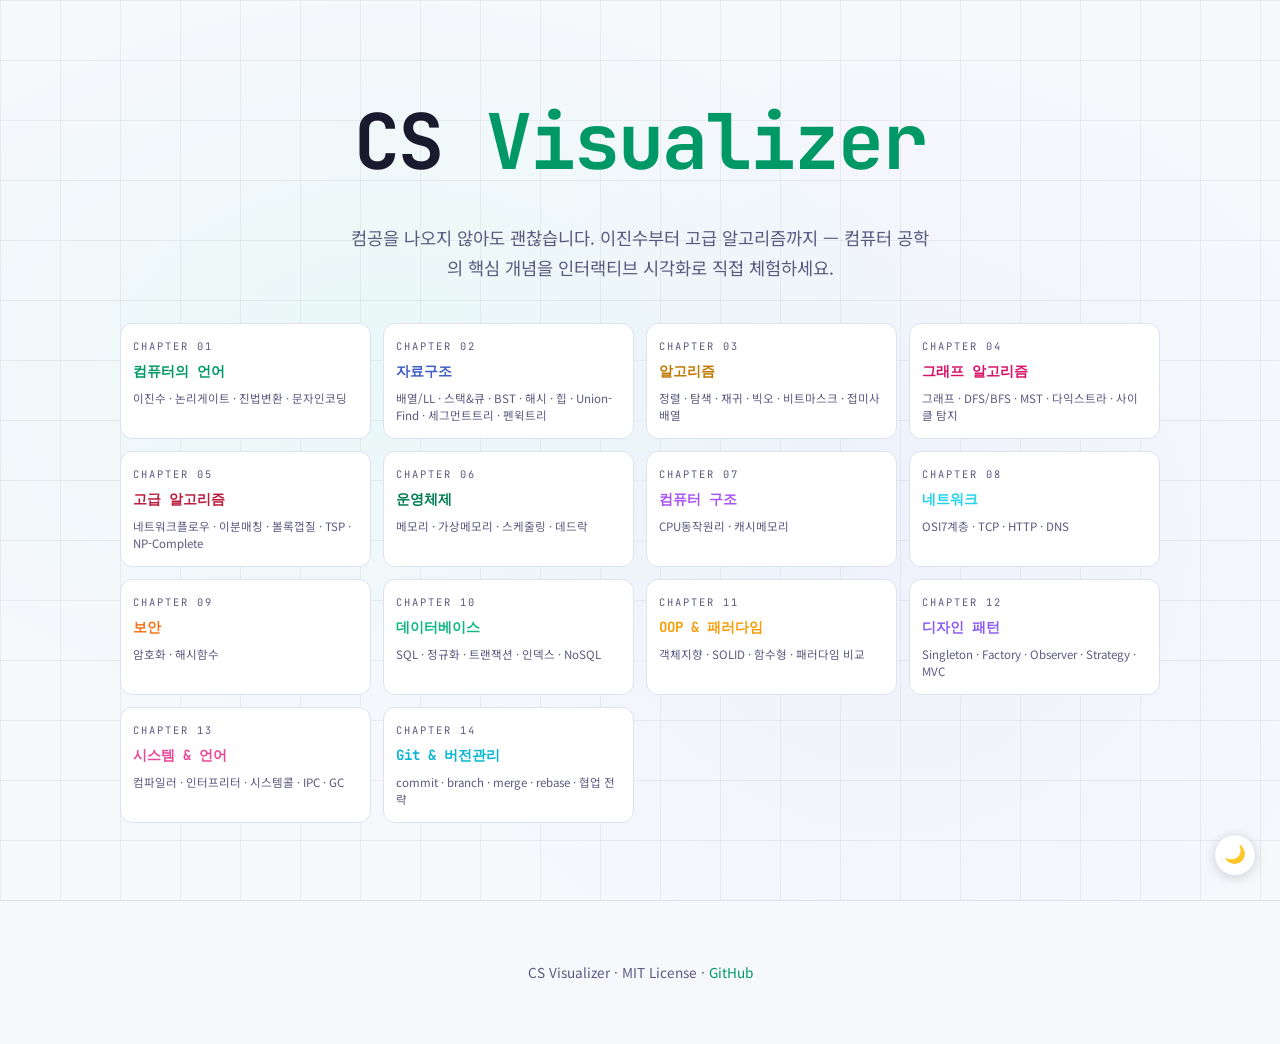
<file: index.html>
<!DOCTYPE html>
<html lang="ko" data-theme="light">
<head>
<meta charset="UTF-8">
<meta name="viewport" content="width=device-width, initial-scale=1.0">
<title>CS Visualizer — 컴퓨터 공학 개념 시각화</title>
<link href="https://fonts.googleapis.com/css2?family=JetBrains+Mono:wght@300;400;500;600;700&family=Noto+Sans+KR:wght@300;400;500;700&display=swap" rel="stylesheet">
<link rel="stylesheet" href="style.css">
<style>
/* extra landing styles */
.chapter-nav{display:grid;grid-template-columns:repeat(4,1fr);gap:12px;margin-top:2.5rem;position:relative;z-index:1;padding:0 20px;max-width:1080px;width:100%;}
@media(max-width:820px){.chapter-nav{grid-template-columns:repeat(2,1fr);}}
@media(max-width:640px){.chapter-nav{grid-template-columns:1fr 1fr;}}
</style>
</head>
<body>
<header class="hero">
  <div class="hero-grid"></div>
  <h1>CS <span>Visualizer</span></h1>
  <p>컴공을 나오지 않아도 괜찮습니다. 이진수부터 고급 알고리즘까지 — 컴퓨터 공학의 핵심 개념을 인터랙티브 시각화로 직접 체험하세요.</p>
  <div class="chapter-nav">
    <a href="ch1.html" class="ch-card ch1">
      <div class="ch-card-num">CHAPTER 01</div>
      <div class="ch-card-name">컴퓨터의 언어</div>
      <div class="ch-card-topics">이진수 · 논리게이트 · 진법변환 · 문자인코딩</div>
    </a>
    <a href="ch2.html" class="ch-card ch2">
      <div class="ch-card-num">CHAPTER 02</div>
      <div class="ch-card-name">자료구조</div>
      <div class="ch-card-topics">배열/LL · 스택&큐 · BST · 해시 · 힙 · Union-Find · 세그먼트트리 · 펜윅트리</div>
    </a>
    <a href="ch3.html" class="ch-card ch3">
      <div class="ch-card-num">CHAPTER 03</div>
      <div class="ch-card-name">알고리즘</div>
      <div class="ch-card-topics">정렬 · 탐색 · 재귀 · 빅오 · 비트마스크 · 접미사배열</div>
    </a>
    <a href="ch4.html" class="ch-card ch4">
      <div class="ch-card-num">CHAPTER 04</div>
      <div class="ch-card-name">그래프 알고리즘</div>
      <div class="ch-card-topics">그래프 · DFS/BFS · MST · 다익스트라 · 사이클 탐지</div>
    </a>
    <a href="ch5.html" class="ch-card ch5">
      <div class="ch-card-num">CHAPTER 05</div>
      <div class="ch-card-name">고급 알고리즘</div>
      <div class="ch-card-topics">네트워크플로우 · 이분매칭 · 볼록껍질 · TSP · NP-Complete</div>
    </a>
    <a href="ch6.html" class="ch-card ch6">
      <div class="ch-card-num">CHAPTER 06</div>
      <div class="ch-card-name">운영체제</div>
      <div class="ch-card-topics">메모리 · 가상메모리 · 스케줄링 · 데드락</div>
    </a>
    <a href="ch7.html" class="ch-card ch7">
      <div class="ch-card-num">CHAPTER 07</div>
      <div class="ch-card-name">컴퓨터 구조</div>
      <div class="ch-card-topics">CPU동작원리 · 캐시메모리</div>
    </a>
    <a href="ch8.html" class="ch-card ch8">
      <div class="ch-card-num">CHAPTER 08</div>
      <div class="ch-card-name">네트워크</div>
      <div class="ch-card-topics">OSI7계층 · TCP · HTTP · DNS</div>
    </a>
    <a href="ch9.html" class="ch-card ch9">
      <div class="ch-card-num">CHAPTER 09</div>
      <div class="ch-card-name">보안</div>
      <div class="ch-card-topics">암호화 · 해시함수</div>
    </a>
    <a href="ch10.html" class="ch-card ch10">
      <div class="ch-card-num">CHAPTER 10</div>
      <div class="ch-card-name">데이터베이스</div>
      <div class="ch-card-topics">SQL · 정규화 · 트랜잭션 · 인덱스 · NoSQL</div>
    </a>
    <a href="ch11.html" class="ch-card ch11">
      <div class="ch-card-num">CHAPTER 11</div>
      <div class="ch-card-name">OOP & 패러다임</div>
      <div class="ch-card-topics">객체지향 · SOLID · 함수형 · 패러다임 비교</div>
    </a>
    <a href="ch12.html" class="ch-card ch12">
      <div class="ch-card-num">CHAPTER 12</div>
      <div class="ch-card-name">디자인 패턴</div>
      <div class="ch-card-topics">Singleton · Factory · Observer · Strategy · MVC</div>
    </a>
    <a href="ch13.html" class="ch-card ch13">
      <div class="ch-card-num">CHAPTER 13</div>
      <div class="ch-card-name">시스템 & 언어</div>
      <div class="ch-card-topics">컴파일러 · 인터프리터 · 시스템콜 · IPC · GC</div>
    </a>
    <a href="ch14.html" class="ch-card ch14">
      <div class="ch-card-num">CHAPTER 14</div>
      <div class="ch-card-name">Git & 버전관리</div>
      <div class="ch-card-topics">commit · branch · merge · rebase · 협업 전략</div>
    </a>
  </div>
</header>
<footer>
  <p>CS Visualizer · MIT License · <a href="https://github.com/M1zz/cs-visualizer" style="color:var(--accent);text-decoration:none;">GitHub</a></p>
</footer>
<button class="theme-toggle-btn" id="themeToggleIndex" title="다크 모드로 전환">🌙</button>
<script>
(function(){
  const btn=document.getElementById('themeToggleIndex');
  const saved=localStorage.getItem('cs_viz_theme')||'light';
  document.documentElement.setAttribute('data-theme',saved);
  function upd(){const dark=document.documentElement.getAttribute('data-theme')==='dark';btn.textContent=dark?'☀️':'🌙';btn.title=dark?'라이트 모드로 전환':'다크 모드로 전환';}
  upd();
  btn.addEventListener('click',()=>{
    const next=document.documentElement.getAttribute('data-theme')==='dark'?'light':'dark';
    document.documentElement.setAttribute('data-theme',next);
    localStorage.setItem('cs_viz_theme',next);upd();
  });
})();
</script>
</body>
</html>
</file>
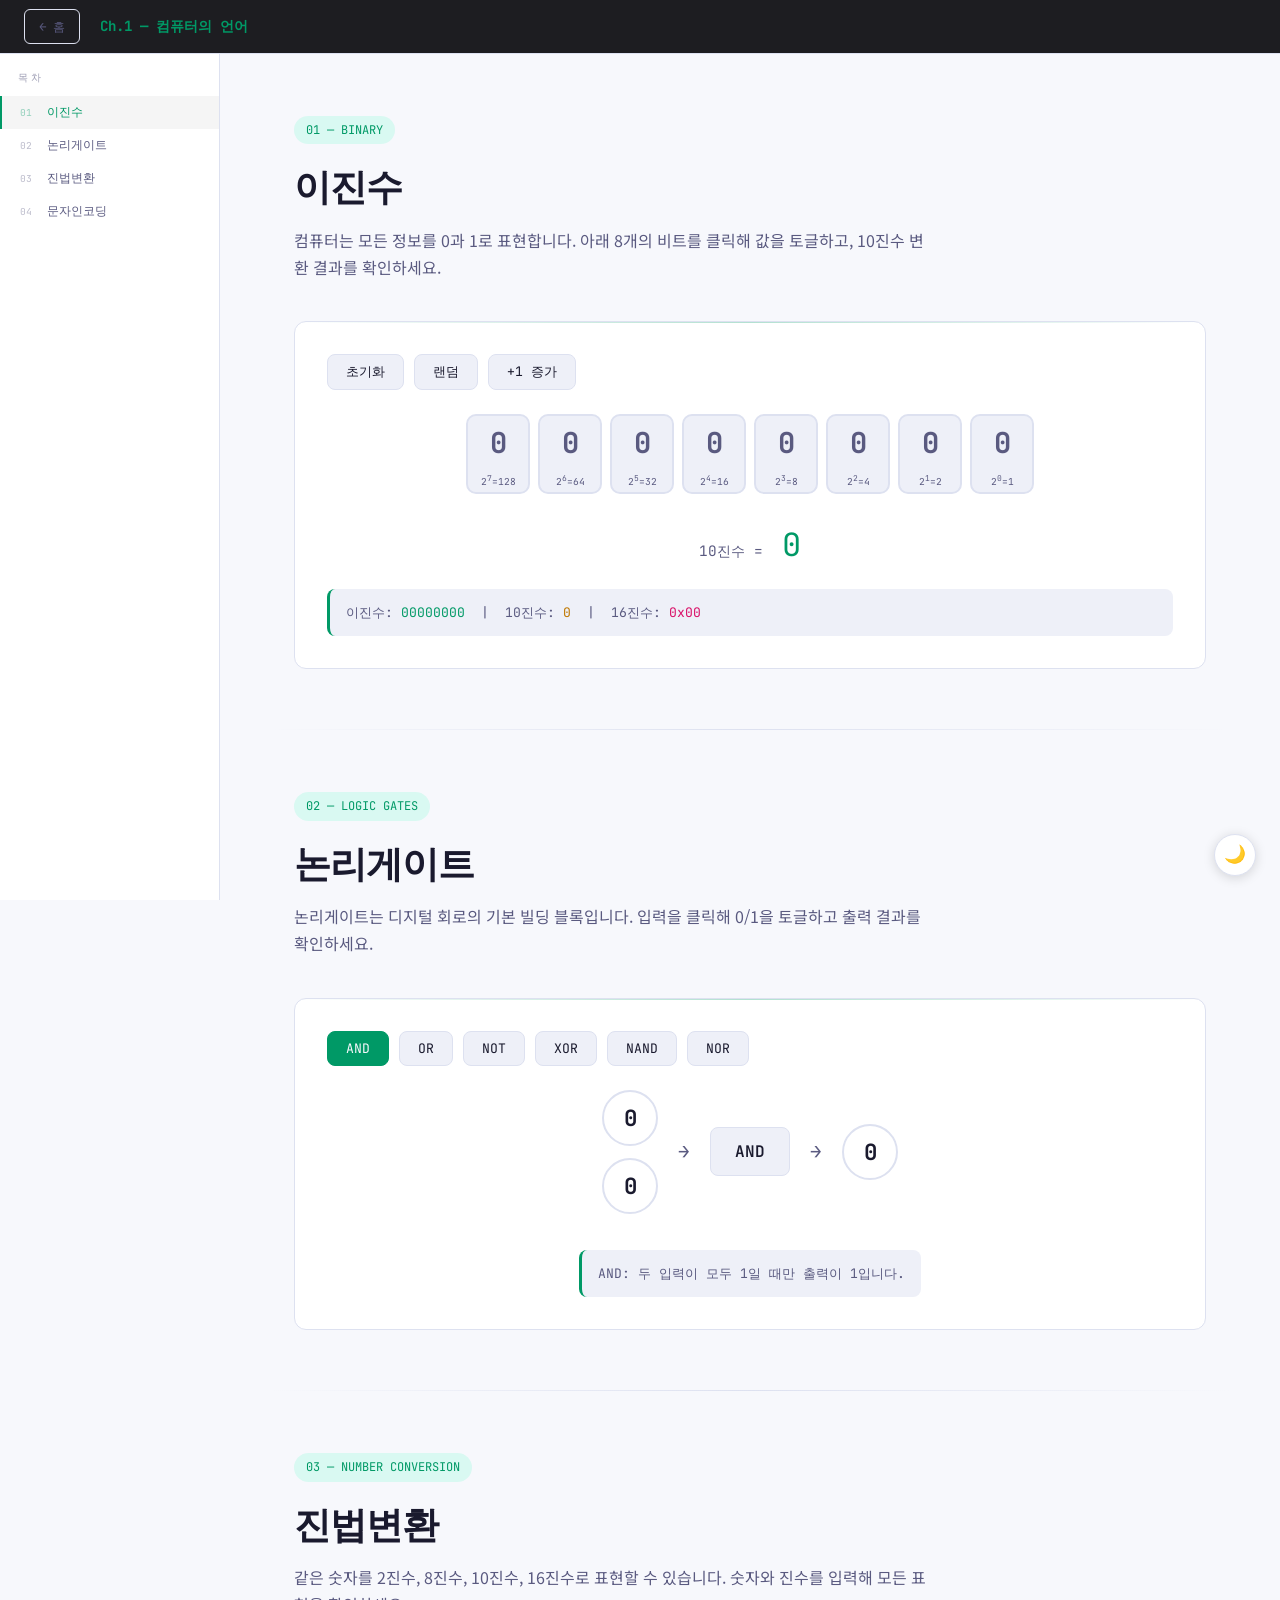
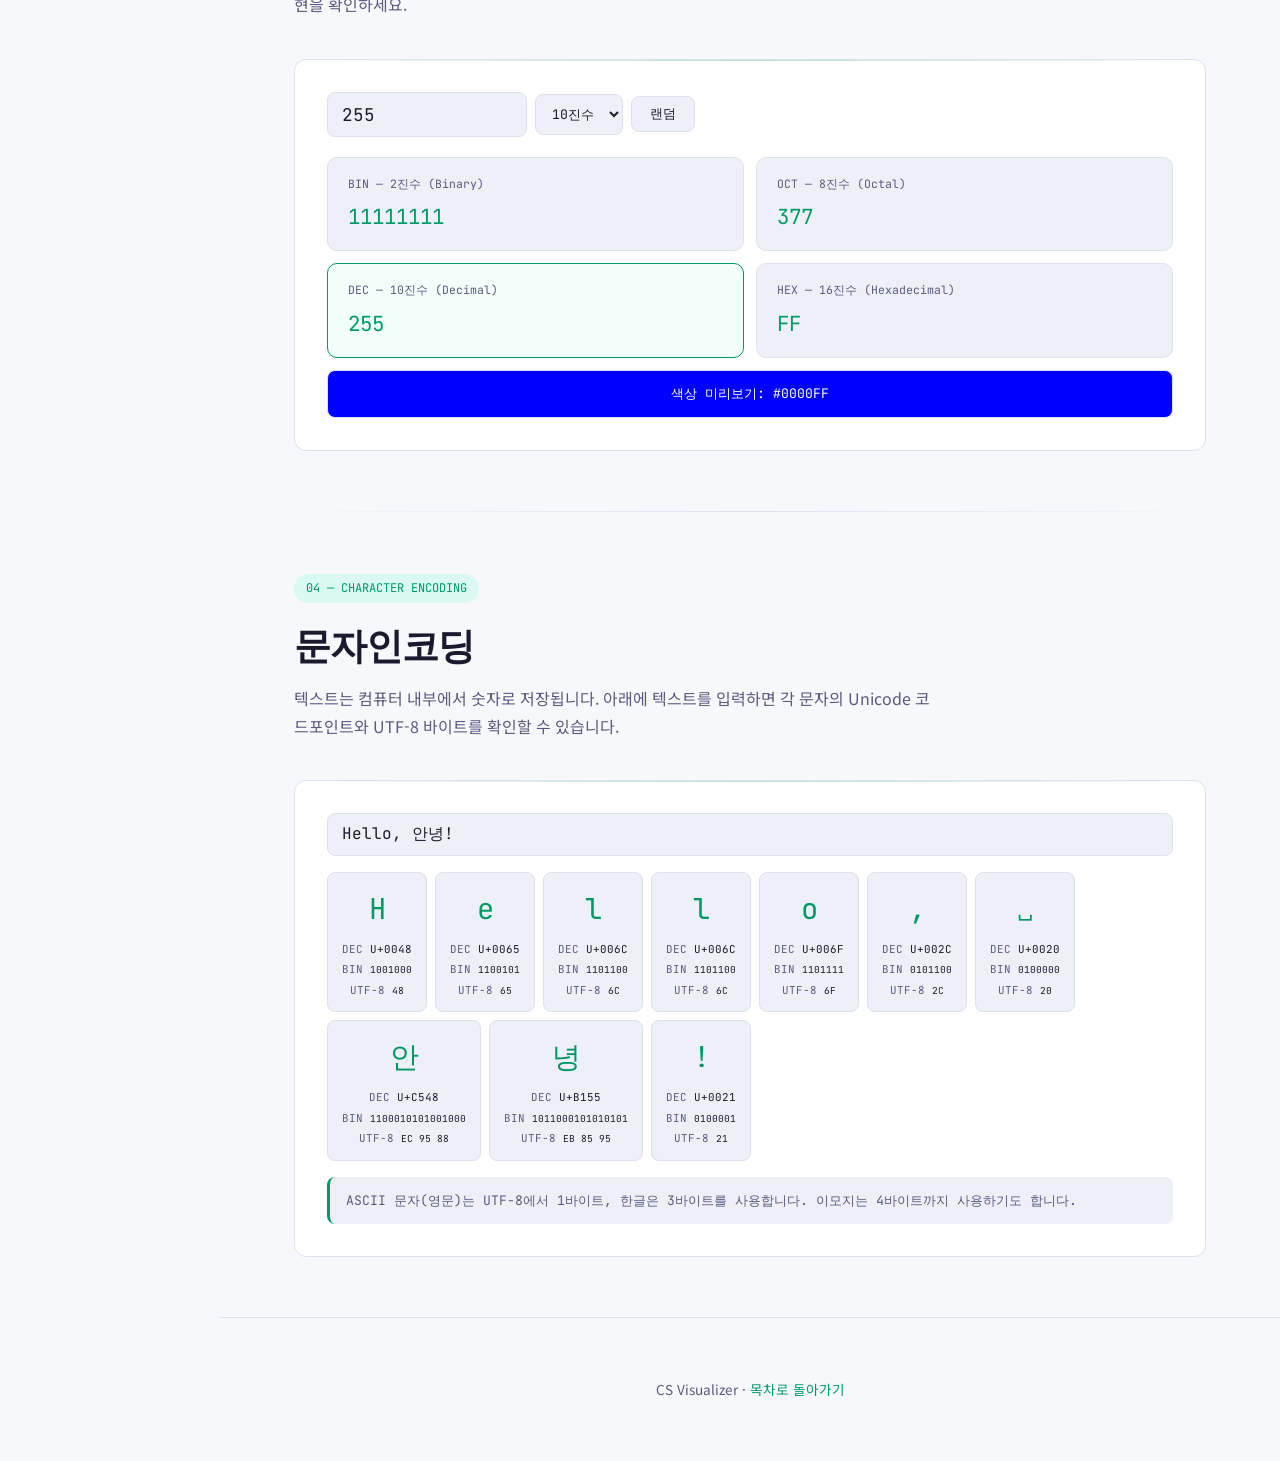
<file: ch1.html>
<!DOCTYPE html>
<html lang="ko">
<head>
<meta charset="UTF-8">
<meta name="viewport" content="width=device-width, initial-scale=1.0">
<title>Ch.1 컴퓨터의 언어 | CS Visualizer</title>
<link href="https://fonts.googleapis.com/css2?family=JetBrains+Mono:wght@300;400;500;600;700&family=Noto+Sans+KR:wght@300;400;500;700&display=swap" rel="stylesheet">
<link rel="stylesheet" href="style.css">
</head>
<body class="page-body">
<nav class="page-nav">
  <a href="index.html" class="nav-back">← 홈</a>
  <div class="nav-chapter-title" style="color:var(--accent)">Ch.1 — 컴퓨터의 언어</div>
  <div class="nav-sections">
    <a href="#binary" class="nav-sec-link">이진수</a>
    <a href="#gates" class="nav-sec-link">논리게이트</a>
    <a href="#numconv" class="nav-sec-link">진법변환</a>
    <a href="#encoding" class="nav-sec-link">문자인코딩</a>
  </div>
</nav>

<!-- SECTION 1: 이진수 -->
<section id="binary">
  <div class="section-header">
    <div class="tag tag-ch1">01 — BINARY</div>
    <h2>이진수</h2>
    <p>컴퓨터는 모든 정보를 0과 1로 표현합니다. 아래 8개의 비트를 클릭해 값을 토글하고, 10진수 변환 결과를 확인하세요.</p>
  </div>
  <div class="viz-box">
    <div class="controls">
      <button class="btn" onclick="resetBinary()">초기화</button>
      <button class="btn" onclick="randomBinary()">랜덤</button>
      <button class="btn" onclick="incrementBinary()">+1 증가</button>
    </div>
    <div class="binary-display" id="binaryDisplay"></div>
    <div class="decimal-result" id="decimalResult">
      <small>10진수 =</small> <span id="decVal">0</span>
    </div>
    <div class="info-text" id="binaryInfo">
      각 비트는 2의 거듭제곱 자리값을 가집니다. 가장 왼쪽 비트(MSB)는 2⁷=128, 가장 오른쪽 비트(LSB)는 2⁰=1입니다.
    </div>
  </div>
</section>

<div class="section-divider"></div>

<!-- SECTION 2: 논리게이트 -->
<section id="gates">
  <div class="section-header">
    <div class="tag tag-ch1">02 — LOGIC GATES</div>
    <h2>논리게이트</h2>
    <p>논리게이트는 디지털 회로의 기본 빌딩 블록입니다. 입력을 클릭해 0/1을 토글하고 출력 결과를 확인하세요.</p>
  </div>
  <div class="viz-box">
    <div class="controls" id="gateTabs"></div>
    <div class="gate-container" id="gateContainer">
      <div class="gate-row" id="gateRow">
        <!-- rendered by JS -->
      </div>
      <div class="info-text" id="gateInfo"></div>
    </div>
  </div>
</section>

<div class="section-divider"></div>

<!-- SECTION 3: 진법변환 -->
<section id="numconv">
  <div class="section-header">
    <div class="tag tag-ch1">03 — NUMBER CONVERSION</div>
    <h2>진법변환</h2>
    <p>같은 숫자를 2진수, 8진수, 10진수, 16진수로 표현할 수 있습니다. 숫자와 진수를 입력해 모든 표현을 확인하세요.</p>
  </div>
  <div class="viz-box">
    <div class="numconv-input-group" style="margin-bottom:20px">
      <input type="text" class="numconv-input" id="numconvInput" placeholder="숫자 입력" value="255" oninput="convertNum()">
      <select class="numconv-select" id="numconvBase" onchange="convertNum()">
        <option value="2">2진수</option>
        <option value="8">8진수</option>
        <option value="10" selected>10진수</option>
        <option value="16">16진수</option>
      </select>
      <button class="btn" onclick="randomNumConv()">랜덤</button>
    </div>
    <div class="numconv-grid" id="numconvGrid"></div>
    <div id="colorPreviewWrap"></div>
  </div>
</section>

<div class="section-divider"></div>

<!-- SECTION 4: 문자인코딩 -->
<section id="encoding">
  <div class="section-header">
    <div class="tag tag-ch1">04 — CHARACTER ENCODING</div>
    <h2>문자인코딩</h2>
    <p>텍스트는 컴퓨터 내부에서 숫자로 저장됩니다. 아래에 텍스트를 입력하면 각 문자의 Unicode 코드포인트와 UTF-8 바이트를 확인할 수 있습니다.</p>
  </div>
  <div class="viz-box">
    <input type="text" class="enc-input" id="encInput" placeholder="텍스트를 입력하세요... (예: Hello, 안녕)" value="Hello, 안녕!" oninput="updateEncoding()">
    <div class="enc-display" id="encDisplay"></div>
    <div class="info-text" style="margin-top:16px">
      ASCII 문자(영문)는 UTF-8에서 1바이트, 한글은 3바이트를 사용합니다. 이모지는 4바이트까지 사용하기도 합니다.
    </div>
  </div>
</section>

<footer>CS Visualizer · <a href="index.html" style="color:var(--accent);text-decoration:none;">목차로 돌아가기</a></footer>

<script>
// ─────────────────────────────────────────
// SECTION 1: BINARY
// ─────────────────────────────────────────
const binaryBits = [0, 0, 0, 0, 0, 0, 0, 0];

function initBinary() {
  const display = document.getElementById('binaryDisplay');
  display.innerHTML = '';
  binaryBits.forEach((bit, i) => {
    const weight = Math.pow(2, 7 - i);
    const cell = document.createElement('div');
    cell.className = 'bit-cell' + (bit ? ' on' : '');
    cell.id = 'bit-' + i;
    cell.innerHTML = `<div class="bit-val">${bit}</div><div class="bit-weight">2<sup>${7 - i}</sup>=${weight}</div>`;
    cell.onclick = () => toggleBit(i);
    display.appendChild(cell);
  });
  updateDecimal();
}

function toggleBit(i) {
  binaryBits[i] = binaryBits[i] ? 0 : 1;
  const cell = document.getElementById('bit-' + i);
  const val = cell.querySelector('.bit-val');
  val.textContent = binaryBits[i];
  if (binaryBits[i]) {
    cell.classList.add('on');
  } else {
    cell.classList.remove('on');
  }
  updateDecimal();
}

function updateDecimal() {
  const dec = binaryBits.reduce((acc, bit, i) => acc + bit * Math.pow(2, 7 - i), 0);
  document.getElementById('decVal').textContent = dec;
  const binStr = binaryBits.join('');
  const hexStr = dec.toString(16).toUpperCase().padStart(2, '0');
  document.getElementById('binaryInfo').innerHTML =
    `이진수: <span style="color:var(--accent)">${binStr}</span> &nbsp;|&nbsp; 10진수: <span style="color:var(--accent4)">${dec}</span> &nbsp;|&nbsp; 16진수: <span style="color:var(--accent2)">0x${hexStr}</span>`;
}

function resetBinary() {
  binaryBits.fill(0);
  initBinary();
}

function randomBinary() {
  for (let i = 0; i < 8; i++) {
    binaryBits[i] = Math.random() > 0.5 ? 1 : 0;
  }
  initBinary();
}

function incrementBinary() {
  let carry = 1;
  for (let i = 7; i >= 0 && carry; i--) {
    const sum = binaryBits[i] + carry;
    binaryBits[i] = sum % 2;
    carry = Math.floor(sum / 2);
  }
  initBinary();
}

// ─────────────────────────────────────────
// SECTION 2: LOGIC GATES
// ─────────────────────────────────────────
const gates = [
  { name: 'AND',  twoInput: true,  fn: (a, b) => a & b,  desc: 'AND: 두 입력이 모두 1일 때만 출력이 1입니다.' },
  { name: 'OR',   twoInput: true,  fn: (a, b) => a | b,  desc: 'OR: 두 입력 중 하나라도 1이면 출력이 1입니다.' },
  { name: 'NOT',  twoInput: false, fn: (a) => a ? 0 : 1, desc: 'NOT: 입력의 반대 값을 출력합니다. 인버터라고도 합니다.' },
  { name: 'XOR',  twoInput: true,  fn: (a, b) => a ^ b,  desc: 'XOR: 두 입력이 다를 때만 출력이 1입니다 (배타적 OR).' },
  { name: 'NAND', twoInput: true,  fn: (a, b) => (a & b) ? 0 : 1, desc: 'NAND: AND의 반대입니다. 두 입력이 모두 1일 때만 출력이 0입니다.' },
  { name: 'NOR',  twoInput: true,  fn: (a, b) => (a | b) ? 0 : 1, desc: 'NOR: OR의 반대입니다. 두 입력이 모두 0일 때만 출력이 1입니다.' },
];

let gateIdx = 0;
let gateInputs = [0, 0];

function initGates() {
  const tabsEl = document.getElementById('gateTabs');
  tabsEl.innerHTML = '';
  gates.forEach((g, i) => {
    const btn = document.createElement('button');
    btn.className = 'btn' + (i === gateIdx ? ' active' : '');
    btn.textContent = g.name;
    btn.onclick = () => { gateIdx = i; gateInputs = [0, 0]; renderGate(); };
    tabsEl.appendChild(btn);
  });
  renderGate();
}

function renderGate() {
  // update tab highlight
  const tabs = document.querySelectorAll('#gateTabs .btn');
  tabs.forEach((t, i) => t.classList.toggle('active', i === gateIdx));

  const g = gates[gateIdx];
  const row = document.getElementById('gateRow');
  row.innerHTML = '';

  if (g.twoInput) {
    // Input A
    const inA = makeGateInput(0);
    // Arrow
    const arr1 = document.createElement('div');
    arr1.style.cssText = 'font-family:JetBrains Mono,monospace;color:var(--text-dim);font-size:1.2rem;';
    arr1.textContent = '→';
    // Gate symbol
    const sym = document.createElement('div');
    sym.className = 'gate-symbol';
    sym.textContent = g.name;
    // Arrow
    const arr2 = document.createElement('div');
    arr2.style.cssText = 'font-family:JetBrains Mono,monospace;color:var(--text-dim);font-size:1.2rem;';
    arr2.textContent = '→';
    // Output
    const out = makeGateOutput(g.fn(gateInputs[0], gateInputs[1]));
    // Input B below (we stack inputs vertically)
    const inB = makeGateInput(1);

    // Layout: [A, B] GATE out
    const inputsWrap = document.createElement('div');
    inputsWrap.style.cssText = 'display:flex;flex-direction:column;gap:12px;align-items:center;';
    inputsWrap.appendChild(inA);
    inputsWrap.appendChild(inB);

    row.appendChild(inputsWrap);
    row.appendChild(arr1);
    row.appendChild(sym);
    row.appendChild(arr2);
    row.appendChild(out);
  } else {
    // NOT gate: single input
    const inA = makeGateInput(0);
    const arr1 = document.createElement('div');
    arr1.style.cssText = 'font-family:JetBrains Mono,monospace;color:var(--text-dim);font-size:1.2rem;';
    arr1.textContent = '→';
    const sym = document.createElement('div');
    sym.className = 'gate-symbol';
    sym.textContent = g.name;
    const arr2 = document.createElement('div');
    arr2.style.cssText = 'font-family:JetBrains Mono,monospace;color:var(--text-dim);font-size:1.2rem;';
    arr2.textContent = '→';
    const out = makeGateOutput(g.fn(gateInputs[0]));

    row.appendChild(inA);
    row.appendChild(arr1);
    row.appendChild(sym);
    row.appendChild(arr2);
    row.appendChild(out);
  }

  document.getElementById('gateInfo').textContent = g.desc;
}

function makeGateInput(idx) {
  const el = document.createElement('div');
  el.className = 'gate-input' + (gateInputs[idx] ? ' on' : '');
  el.textContent = gateInputs[idx];
  el.onclick = () => {
    gateInputs[idx] = gateInputs[idx] ? 0 : 1;
    renderGate();
  };
  return el;
}

function makeGateOutput(val) {
  const el = document.createElement('div');
  el.className = 'gate-output' + (val ? ' on' : '');
  el.textContent = val;
  return el;
}

function rGate() {
  renderGate();
}

// ─────────────────────────────────────────
// SECTION 3: NUMBER CONVERSION
// ─────────────────────────────────────────
const baseNames = { 2: '2진수 (Binary)', 8: '8진수 (Octal)', 10: '10진수 (Decimal)', 16: '16진수 (Hexadecimal)' };
const baseLabels = { 2: 'BIN', 8: 'OCT', 10: 'DEC', 16: 'HEX' };

function convertNum() {
  const rawInput = document.getElementById('numconvInput').value.trim();
  const base = parseInt(document.getElementById('numconvBase').value);
  const grid = document.getElementById('numconvGrid');
  const colorWrap = document.getElementById('colorPreviewWrap');

  if (!rawInput) { grid.innerHTML = ''; colorWrap.innerHTML = ''; return; }

  let decimal;
  try {
    decimal = parseInt(rawInput, base);
  } catch (e) { decimal = NaN; }

  if (isNaN(decimal) || decimal < 0) {
    grid.innerHTML = '<div style="font-family:JetBrains Mono,monospace;color:var(--danger);font-size:0.85rem;">유효하지 않은 입력입니다.</div>';
    colorWrap.innerHTML = '';
    return;
  }

  const conversions = [
    { base: 2,  value: decimal.toString(2) },
    { base: 8,  value: decimal.toString(8) },
    { base: 10, value: decimal.toString(10) },
    { base: 16, value: decimal.toString(16).toUpperCase() },
  ];

  grid.innerHTML = '';
  conversions.forEach(c => {
    const card = document.createElement('div');
    card.className = 'numconv-card' + (c.base === base ? ' highlight' : '');
    card.innerHTML = `
      <div class="numconv-base">${baseLabels[c.base]} — ${baseNames[c.base]}</div>
      <div class="numconv-value">${c.value}</div>
    `;
    grid.appendChild(card);
  });

  // Color preview for hex values in range 000000 – FFFFFF
  colorWrap.innerHTML = '';
  const hexVal = decimal.toString(16).padStart(6, '0');
  if (decimal >= 0 && decimal <= 0xFFFFFF) {
    const preview = document.createElement('div');
    preview.className = 'color-preview';
    const bg = '#' + hexVal.slice(-6).padStart(6, '0');
    const luminance = (parseInt(hexVal.slice(-6).padStart(6, '0'), 16) >> 16 & 0xff) * 0.299
      + (parseInt(hexVal.slice(-6).padStart(6, '0'), 16) >> 8 & 0xff) * 0.587
      + (parseInt(hexVal.slice(-6).padStart(6, '0'), 16) & 0xff) * 0.114;
    preview.style.background = bg;
    preview.style.color = luminance > 128 ? '#000' : '#fff';
    preview.textContent = `색상 미리보기: #${decimal.toString(16).toUpperCase().padStart(6, '0')}`;
    colorWrap.appendChild(preview);
  }
}

function randomNumConv() {
  const val = Math.floor(Math.random() * 65536);
  document.getElementById('numconvInput').value = val;
  document.getElementById('numconvBase').value = '10';
  convertNum();
}

// ─────────────────────────────────────────
// SECTION 4: CHARACTER ENCODING
// ─────────────────────────────────────────
function getUTF8Bytes(codePoint) {
  const bytes = [];
  if (codePoint <= 0x7F) {
    bytes.push(codePoint);
  } else if (codePoint <= 0x7FF) {
    bytes.push(0xC0 | (codePoint >> 6));
    bytes.push(0x80 | (codePoint & 0x3F));
  } else if (codePoint <= 0xFFFF) {
    bytes.push(0xE0 | (codePoint >> 12));
    bytes.push(0x80 | ((codePoint >> 6) & 0x3F));
    bytes.push(0x80 | (codePoint & 0x3F));
  } else {
    bytes.push(0xF0 | (codePoint >> 18));
    bytes.push(0x80 | ((codePoint >> 12) & 0x3F));
    bytes.push(0x80 | ((codePoint >> 6) & 0x3F));
    bytes.push(0x80 | (codePoint & 0x3F));
  }
  return bytes;
}

function updateEncoding() {
  const text = document.getElementById('encInput').value;
  const display = document.getElementById('encDisplay');
  display.innerHTML = '';

  if (!text) return;

  // iterate over code points (handles emoji/surrogate pairs)
  const codePoints = [...text];
  codePoints.slice(0, 40).forEach(char => {
    const cp = char.codePointAt(0);
    const utf8 = getUTF8Bytes(cp);
    const hexBytes = utf8.map(b => b.toString(16).toUpperCase().padStart(2, '0')).join(' ');
    const binStr = cp.toString(2).padStart(cp > 0x7F ? (cp > 0x7FF ? (cp > 0xFFFF ? 21 : 16) : 11) : 7, '0');

    const card = document.createElement('div');
    card.className = 'enc-char-card';
    card.innerHTML = `
      <div class="enc-glyph">${char === ' ' ? '␣' : char}</div>
      <div class="enc-row">DEC <span>U+${cp.toString(16).toUpperCase().padStart(4, '0')}</span></div>
      <div class="enc-row">BIN <span style="font-size:0.6rem">${binStr}</span></div>
      <div class="enc-row">UTF-8 <span style="font-size:0.6rem">${hexBytes}</span></div>
    `;
    display.appendChild(card);
  });

  if (codePoints.length > 40) {
    const more = document.createElement('div');
    more.style.cssText = 'font-family:JetBrains Mono,monospace;font-size:0.75rem;color:var(--text-dim);align-self:center;padding:12px;';
    more.textContent = `... +${codePoints.length - 40}개`;
    display.appendChild(more);
  }
}

// ─────────────────────────────────────────
// INIT
// ─────────────────────────────────────────
initBinary();
initGates();
convertNum();
updateEncoding();
</script>
<script src="sidebar.js"></script>
</body>
</html>
</file>
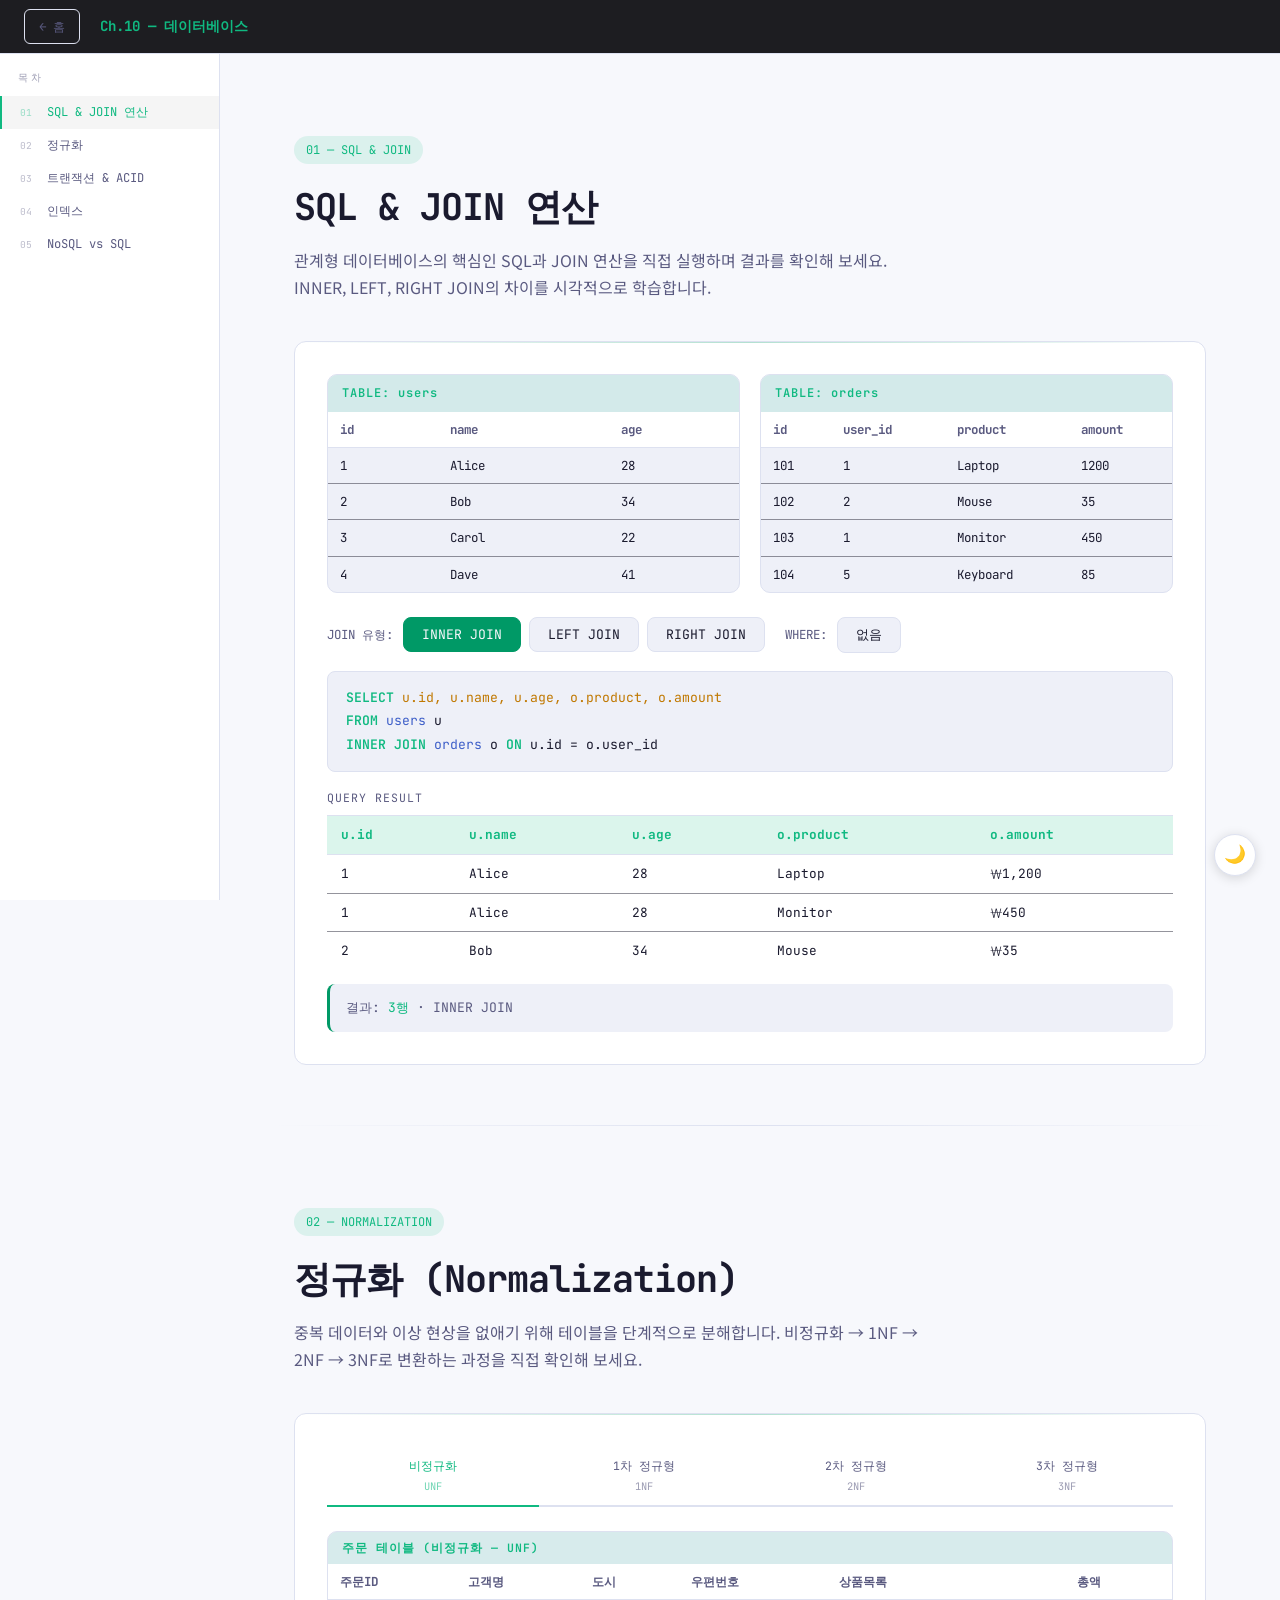
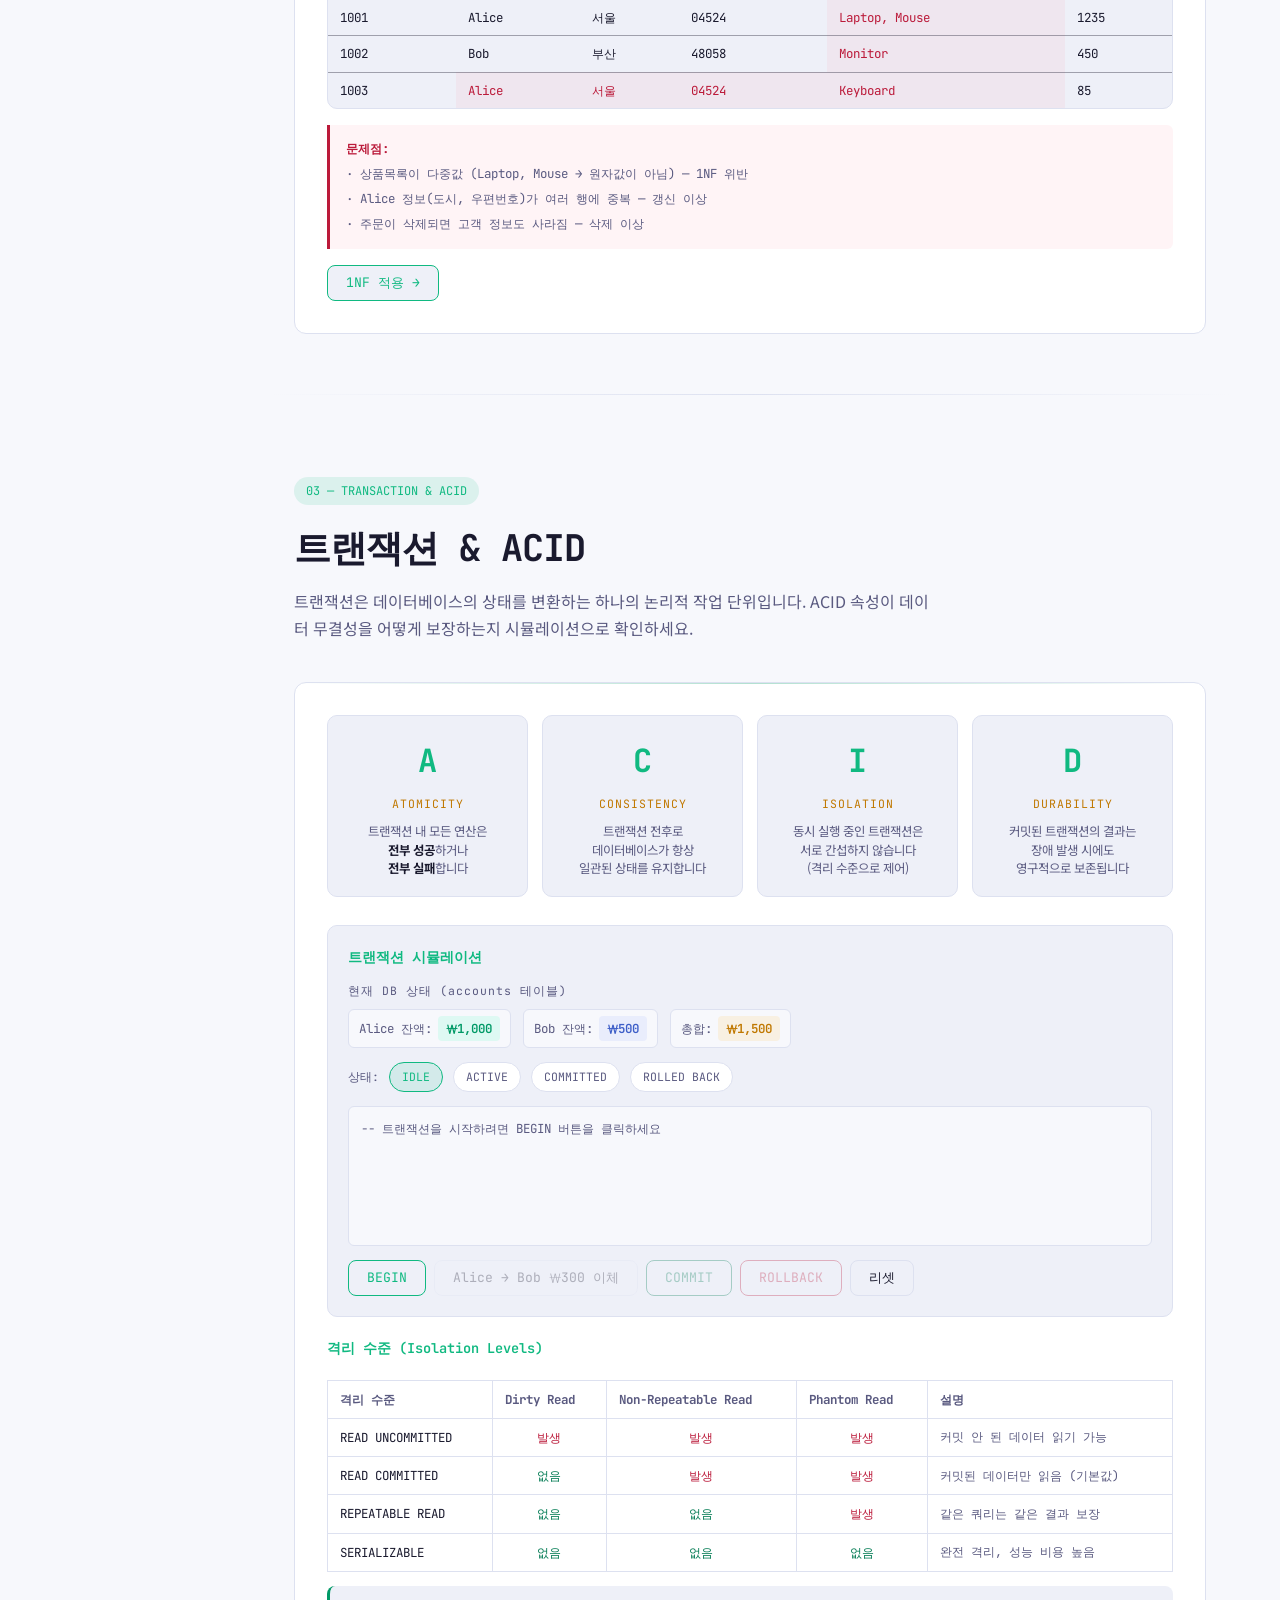
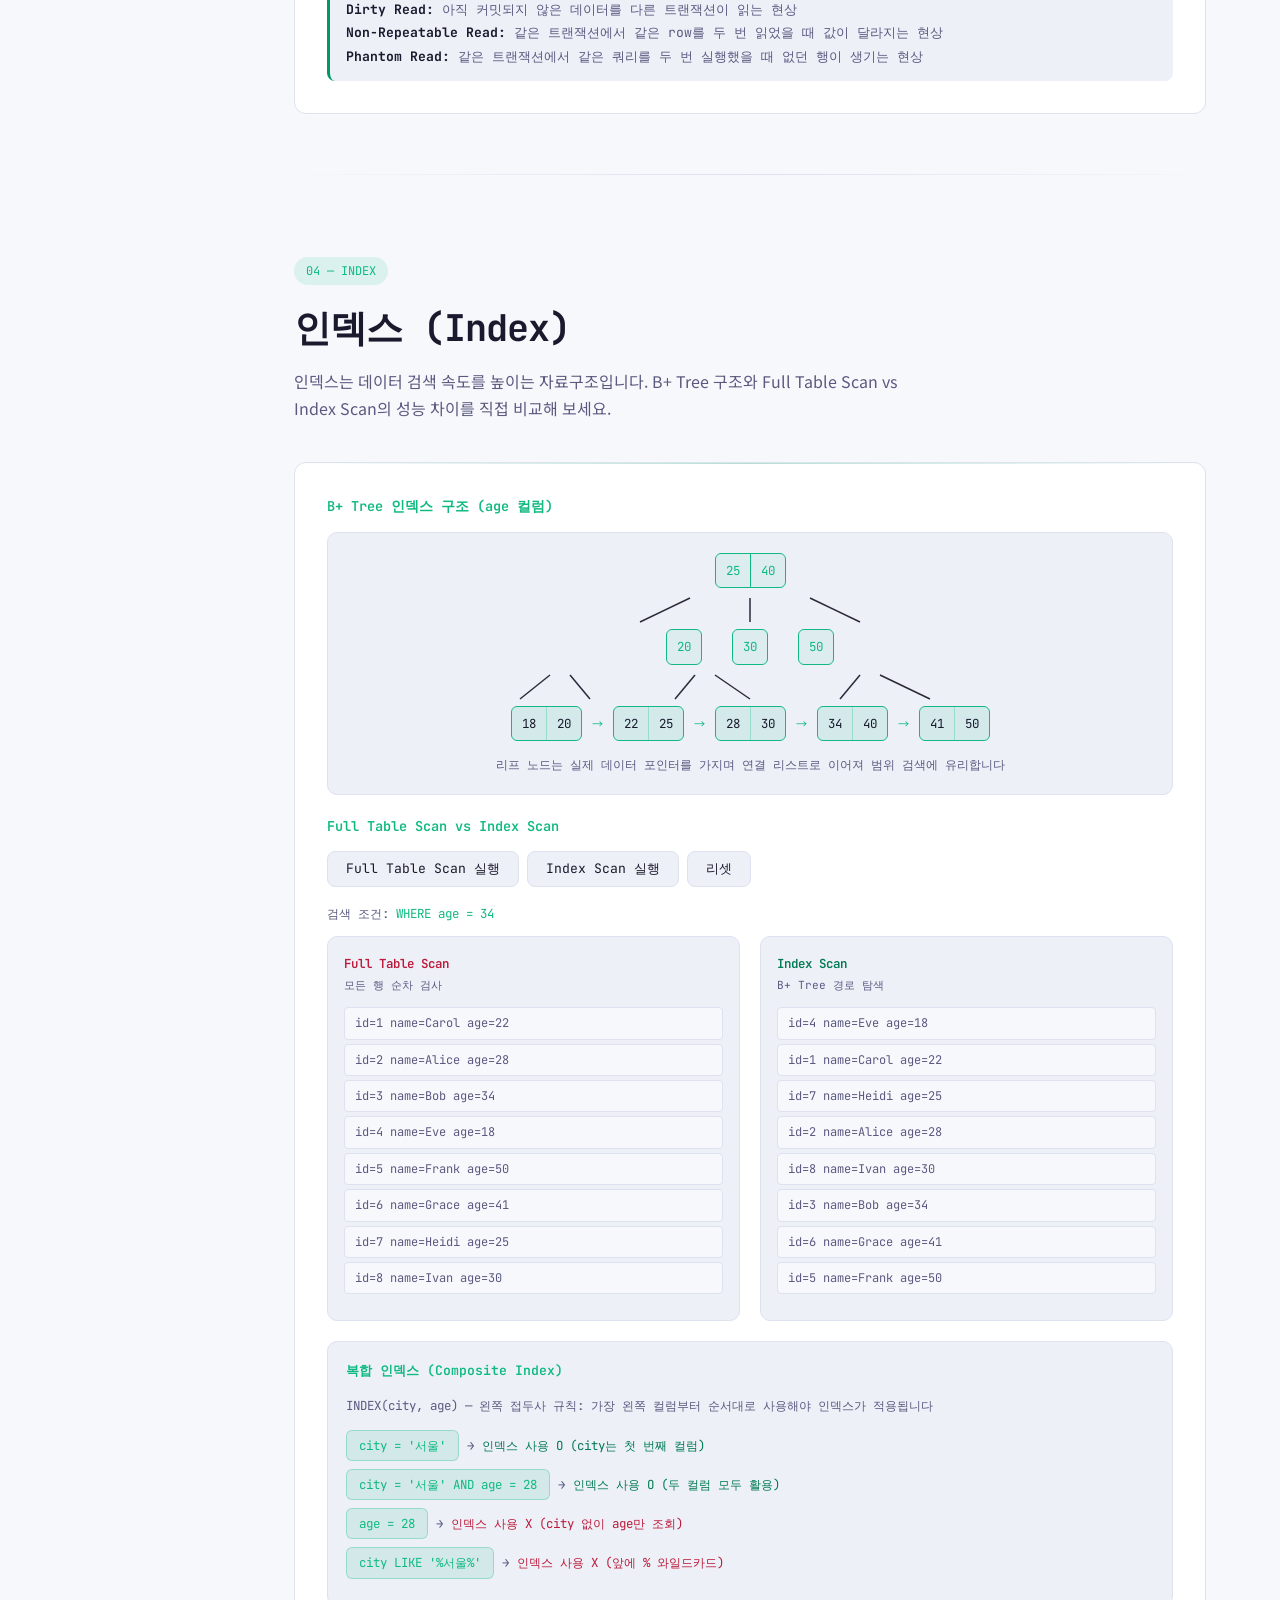
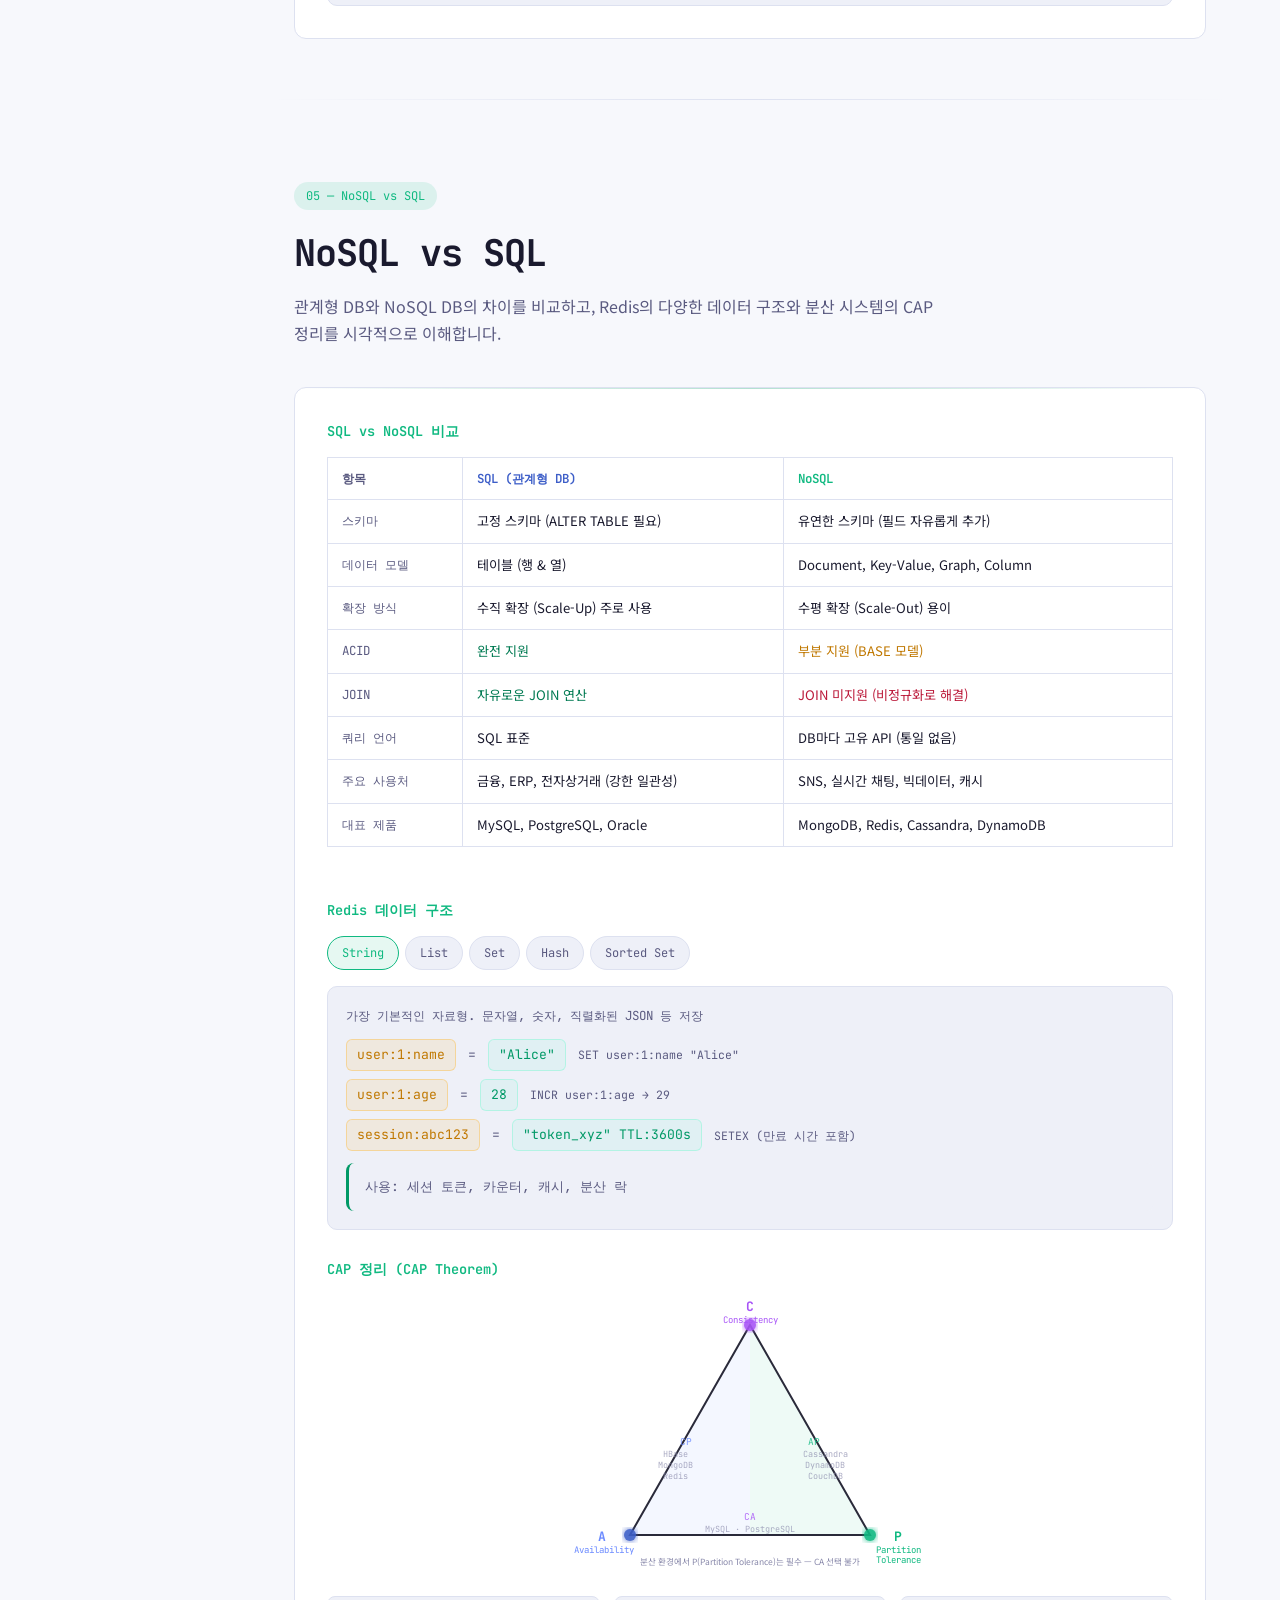
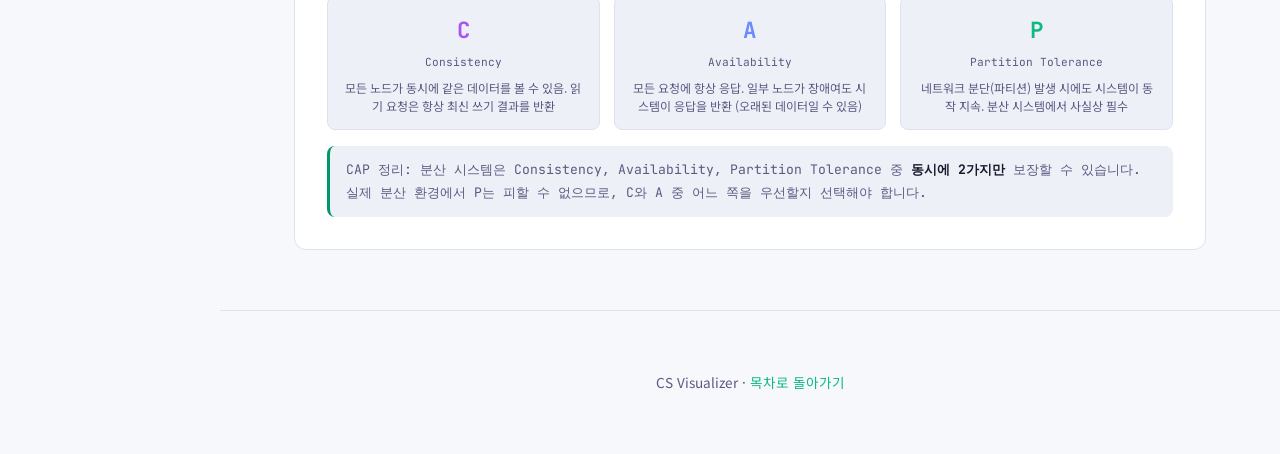
<file: ch10.html>
<!DOCTYPE html>
<html lang="ko">
<head>
<meta charset="UTF-8">
<meta name="viewport" content="width=device-width, initial-scale=1.0">
<title>Ch.10 데이터베이스 | CS Visualizer</title>
<link href="https://fonts.googleapis.com/css2?family=JetBrains+Mono:wght@300;400;500;600;700&family=Noto+Sans+KR:wght@300;400;500;700&display=swap" rel="stylesheet">
<link rel="stylesheet" href="style.css">
<style>
/* ── Ch10 local styles ── */
section { max-width: 960px; margin: 0 auto; padding: 80px 24px 60px; }

/* ── SQL ── */
.sql-tables-row { display: grid; grid-template-columns: 1fr 1fr; gap: 20px; margin-bottom: 24px; }
.sql-table-wrap { background: var(--surface2); border: 1px solid var(--border); border-radius: 10px; overflow: hidden; }
.sql-table-name { font-family: 'JetBrains Mono', monospace; font-size: 0.75rem; padding: 8px 14px; background: rgba(16,185,129,0.12); color: #10b981; font-weight: 600; letter-spacing: 1px; }
.sql-table-wrap table { width: 100%; border-collapse: collapse; font-family: 'JetBrains Mono', monospace; font-size: 0.78rem; }
.sql-table-wrap th { padding: 7px 12px; background: var(--surface); color: var(--text-dim); text-align: left; border-bottom: 1px solid var(--border); }
.sql-table-wrap td { padding: 7px 12px; border-bottom: 1px solid rgba(42,42,58,0.5); color: var(--text); }
.sql-table-wrap tr:last-child td { border-bottom: none; }
.sql-controls { display: flex; gap: 10px; flex-wrap: wrap; align-items: center; margin-bottom: 18px; }
.sql-query-display { font-family: 'JetBrains Mono', monospace; font-size: 0.82rem; padding: 14px 18px; background: var(--surface2); border: 1px solid var(--border); border-radius: 8px; margin-bottom: 16px; color: var(--text); min-height: 48px; line-height: 1.8; }
.sql-kw { color: #10b981; font-weight: 600; }
.sql-tbl { color: var(--accent3); }
.sql-col { color: var(--accent4); }
.sql-result-table { width: 100%; border-collapse: collapse; font-family: 'JetBrains Mono', monospace; font-size: 0.80rem; }
.sql-result-table th { padding: 8px 14px; background: rgba(16,185,129,0.15); color: #10b981; text-align: left; border-bottom: 1px solid var(--border); border-top: 1px solid var(--border); }
.sql-result-table td { padding: 8px 14px; border-bottom: 1px solid rgba(42,42,58,0.5); color: var(--text); }
.sql-result-table tr.null-row td { color: var(--text-dim); font-style: italic; }
.sql-result-table tr:last-child td { border-bottom: none; }
.result-label { font-family: 'JetBrains Mono', monospace; font-size: 0.72rem; color: var(--text-dim); margin-bottom: 8px; letter-spacing: 1px; }
.join-type-btns { display: flex; gap: 8px; }

/* ── Normalization ── */
.norm-step { display: none; }
.norm-step.active { display: block; }
.norm-table-wrap { background: var(--surface2); border: 1px solid var(--border); border-radius: 10px; overflow: hidden; margin-bottom: 16px; }
.norm-table-name { font-family: 'JetBrains Mono', monospace; font-size: 0.72rem; padding: 6px 14px; color: #10b981; background: rgba(16,185,129,0.1); font-weight: 600; letter-spacing: 1px; }
.norm-table-wrap table { width: 100%; border-collapse: collapse; font-family: 'JetBrains Mono', monospace; font-size: 0.78rem; }
.norm-table-wrap th { padding: 7px 12px; background: var(--surface); color: var(--text-dim); text-align: left; border-bottom: 1px solid var(--border); }
.norm-table-wrap td { padding: 7px 12px; border-bottom: 1px solid rgba(42,42,58,0.4); color: var(--text); }
.norm-table-wrap tr:last-child td { border-bottom: none; }
.norm-table-wrap td.bad { color: var(--danger); background: rgba(255,68,102,0.06); }
.norm-table-wrap td.good { color: var(--success); }
.norm-progress { display: flex; gap: 0; margin-bottom: 24px; }
.norm-prog-step { flex: 1; text-align: center; font-family: 'JetBrains Mono', monospace; font-size: 0.72rem; padding: 10px 6px; border-bottom: 2px solid var(--border); color: var(--text-dim); cursor: pointer; transition: all 0.2s; }
.norm-prog-step.active { border-bottom-color: #10b981; color: #10b981; }
.norm-prob-list { font-family: 'JetBrains Mono', monospace; font-size: 0.78rem; color: var(--text-dim); padding: 12px 16px; background: rgba(255,68,102,0.06); border-left: 3px solid var(--danger); border-radius: 0 6px 6px 0; margin-bottom: 16px; line-height: 2; }
.norm-fix-list { font-family: 'JetBrains Mono', monospace; font-size: 0.78rem; color: var(--text-dim); padding: 12px 16px; background: rgba(0,204,136,0.06); border-left: 3px solid var(--success); border-radius: 0 6px 6px 0; margin-bottom: 16px; line-height: 2; }
.norm-multi { display: grid; grid-template-columns: 1fr 1fr; gap: 16px; }

/* ── Transaction ── */
.acid-cards { display: grid; grid-template-columns: repeat(4, 1fr); gap: 14px; margin-bottom: 28px; }
.acid-card { background: var(--surface2); border: 1px solid var(--border); border-radius: 10px; padding: 18px 14px; text-align: center; transition: all 0.3s; }
.acid-card:hover { border-color: #10b981; transform: translateY(-3px); }
.acid-letter { font-family: 'JetBrains Mono', monospace; font-size: 2rem; font-weight: 700; color: #10b981; margin-bottom: 6px; }
.acid-word { font-family: 'JetBrains Mono', monospace; font-size: 0.72rem; color: var(--accent4); margin-bottom: 8px; letter-spacing: 1px; }
.acid-desc { font-size: 0.78rem; color: var(--text-dim); line-height: 1.5; }
.txn-sim { background: var(--surface2); border: 1px solid var(--border); border-radius: 10px; padding: 20px; margin-bottom: 20px; }
.txn-log { font-family: 'JetBrains Mono', monospace; font-size: 0.78rem; min-height: 140px; max-height: 200px; overflow-y: auto; border-radius: 6px; background: var(--bg); border: 1px solid var(--border); padding: 12px; margin-bottom: 14px; }
.txn-log-entry { margin-bottom: 4px; line-height: 1.6; }
.txn-log-entry.begin { color: var(--accent3); }
.txn-log-entry.op { color: var(--text); }
.txn-log-entry.commit { color: var(--success); }
.txn-log-entry.rollback { color: var(--danger); }
.txn-log-entry.info { color: var(--text-dim); }
.txn-state-bar { display: flex; align-items: center; gap: 10px; margin-bottom: 14px; flex-wrap: wrap; }
.txn-state-pill { font-family: 'JetBrains Mono', monospace; font-size: 0.72rem; padding: 4px 12px; border-radius: 100px; background: var(--surface); border: 1px solid var(--border); color: var(--text-dim); }
.txn-state-pill.active-pill { border-color: #10b981; color: #10b981; background: rgba(16,185,129,0.12); }
.txn-db-row { display: flex; gap: 6px; align-items: center; font-family: 'JetBrains Mono', monospace; font-size: 0.78rem; padding: 6px 10px; background: var(--bg); border-radius: 6px; border: 1px solid var(--border); }
.txn-db-val { padding: 2px 8px; border-radius: 4px; font-weight: 600; transition: all 0.4s; }
.txn-btns { display: flex; gap: 8px; flex-wrap: wrap; }
.iso-table { width: 100%; border-collapse: collapse; font-family: 'JetBrains Mono', monospace; font-size: 0.78rem; margin-top: 8px; }
.iso-table th { padding: 8px 12px; background: var(--surface); color: var(--text-dim); border: 1px solid var(--border); text-align: left; }
.iso-table td { padding: 8px 12px; border: 1px solid var(--border); }
.iso-o { color: var(--danger); text-align: center; }
.iso-x { color: var(--success); text-align: center; }

/* ── Index ── */
.btree-canvas-wrap { background: var(--surface2); border: 1px solid var(--border); border-radius: 10px; padding: 20px; margin-bottom: 20px; overflow-x: auto; }
.btree-level { display: flex; justify-content: center; margin-bottom: 10px; position: relative; }
.btree-node { display: inline-flex; align-items: center; gap: 0; font-family: 'JetBrains Mono', monospace; font-size: 0.78rem; border: 1.5px solid #10b981; border-radius: 6px; overflow: hidden; }
.btree-cell { padding: 6px 10px; border-right: 1px solid #10b981; color: #10b981; background: rgba(16,185,129,0.08); white-space: nowrap; }
.btree-cell:last-child { border-right: none; }
.btree-cell.highlighted { background: rgba(16,185,129,0.35); color: #fff; font-weight: 700; }
.btree-leaf { background: rgba(16,185,129,0.04); }
.btree-leaf .btree-cell { color: var(--text); border-right-color: rgba(16,185,129,0.3); }
.btree-leaf .btree-cell.highlighted { background: rgba(16,185,129,0.25); color: #10b981; }
.btree-connector { text-align: center; color: var(--text-dim); font-size: 0.7rem; margin-bottom: 2px; }
.scan-demo { display: grid; grid-template-columns: 1fr 1fr; gap: 20px; margin-bottom: 20px; }
.scan-box { background: var(--surface2); border: 1px solid var(--border); border-radius: 10px; padding: 16px; }
.scan-box-title { font-family: 'JetBrains Mono', monospace; font-size: 0.78rem; font-weight: 600; margin-bottom: 12px; }
.scan-rows { display: flex; flex-direction: column; gap: 4px; }
.scan-row { font-family: 'JetBrains Mono', monospace; font-size: 0.75rem; padding: 5px 10px; border-radius: 4px; border: 1px solid var(--border); background: var(--bg); color: var(--text-dim); transition: all 0.3s; }
.scan-row.scanning { border-color: var(--accent4); color: var(--accent4); background: rgba(255,170,0,0.08); }
.scan-row.found { border-color: var(--success); color: var(--success); background: rgba(0,204,136,0.1); }
.scan-row.skipped { opacity: 0.35; }
.scan-stats { font-family: 'JetBrains Mono', monospace; font-size: 0.75rem; color: var(--text-dim); margin-top: 10px; }
.index-btns { display: flex; gap: 8px; flex-wrap: wrap; margin-bottom: 16px; }
.composite-box { background: var(--surface2); border: 1px solid var(--border); border-radius: 10px; padding: 18px; }
.composite-title { font-family: 'JetBrains Mono', monospace; font-size: 0.82rem; font-weight: 600; margin-bottom: 12px; color: #10b981; }
.composite-row { display: flex; gap: 8px; align-items: center; margin-bottom: 8px; font-family: 'JetBrains Mono', monospace; font-size: 0.78rem; }
.composite-key { padding: 4px 12px; border-radius: 6px; background: rgba(16,185,129,0.12); color: #10b981; border: 1px solid rgba(16,185,129,0.3); }
.composite-arrow { color: var(--text-dim); }
.composite-desc { color: var(--text-dim); }

/* ── NoSQL ── */
.compare-table { width: 100%; border-collapse: collapse; font-size: 0.82rem; margin-bottom: 24px; }
.compare-table th { padding: 10px 14px; background: var(--surface); color: var(--text-dim); border: 1px solid var(--border); text-align: left; font-family: 'JetBrains Mono', monospace; font-size: 0.78rem; }
.compare-table td { padding: 10px 14px; border: 1px solid var(--border); vertical-align: top; font-size: 0.82rem; }
.compare-table td:first-child { font-family: 'JetBrains Mono', monospace; font-size: 0.78rem; color: var(--text-dim); }
.compare-table .sql-col-h { color: var(--accent3); font-weight: 600; }
.compare-table .nosql-col-h { color: #10b981; font-weight: 600; }
.redis-tabs { display: flex; gap: 6px; margin-bottom: 16px; flex-wrap: wrap; }
.redis-tab { font-family: 'JetBrains Mono', monospace; font-size: 0.75rem; padding: 6px 14px; border-radius: 100px; border: 1px solid var(--border); background: var(--surface2); color: var(--text-dim); cursor: pointer; transition: all 0.2s; }
.redis-tab.active { border-color: #10b981; color: #10b981; background: rgba(16,185,129,0.1); }
.redis-content { display: none; }
.redis-content.active { display: block; }
.redis-visual { background: var(--surface2); border: 1px solid var(--border); border-radius: 10px; padding: 18px; }
.redis-kv { display: flex; align-items: center; gap: 12px; font-family: 'JetBrains Mono', monospace; font-size: 0.82rem; margin-bottom: 8px; flex-wrap: wrap; }
.redis-key { color: var(--accent4); padding: 4px 10px; background: rgba(255,170,0,0.1); border-radius: 6px; border: 1px solid rgba(255,170,0,0.3); }
.redis-val { color: var(--accent); padding: 4px 10px; background: rgba(0,255,170,0.06); border-radius: 6px; border: 1px solid rgba(0,255,170,0.2); }
.redis-type { color: var(--text-dim); font-size: 0.72rem; }
.redis-list-items { display: flex; gap: 4px; flex-wrap: wrap; }
.redis-list-item { font-family: 'JetBrains Mono', monospace; font-size: 0.78rem; padding: 4px 10px; background: rgba(107,138,255,0.1); border: 1px solid rgba(107,138,255,0.3); border-radius: 6px; color: var(--accent3); }
.redis-list-item.index0 { border-color: rgba(0,255,170,0.4); color: var(--accent); }
.redis-set-items { display: flex; gap: 6px; flex-wrap: wrap; }
.redis-set-item { font-family: 'JetBrains Mono', monospace; font-size: 0.78rem; padding: 4px 10px; background: rgba(255,107,157,0.08); border: 1px solid rgba(255,107,157,0.3); border-radius: 100px; color: var(--accent2); }
.redis-hash-table { border-collapse: collapse; font-family: 'JetBrains Mono', monospace; font-size: 0.78rem; }
.redis-hash-table td { padding: 5px 12px; border: 1px solid var(--border); }
.redis-hash-table td:first-child { color: var(--accent4); }
.redis-hash-table td:last-child { color: var(--text); }
.redis-zset-items { display: flex; flex-direction: column; gap: 6px; }
.redis-zset-item { display: flex; align-items: center; gap: 10px; font-family: 'JetBrains Mono', monospace; font-size: 0.78rem; }
.redis-zset-rank { color: var(--text-dim); width: 30px; }
.redis-zset-score { color: var(--accent4); background: rgba(255,170,0,0.1); padding: 2px 8px; border-radius: 4px; }
.redis-zset-member { color: var(--accent3); }
.cap-triangle { text-align: center; margin-bottom: 8px; }
.cap-triangle svg { max-width: 360px; width: 100%; }
.cap-explain { display: grid; grid-template-columns: repeat(3, 1fr); gap: 14px; margin-top: 14px; }
.cap-card { background: var(--surface2); border: 1px solid var(--border); border-radius: 8px; padding: 14px; text-align: center; }
.cap-card-letter { font-family: 'JetBrains Mono', monospace; font-size: 1.4rem; font-weight: 700; margin-bottom: 4px; }
.cap-card-word { font-family: 'JetBrains Mono', monospace; font-size: 0.7rem; color: var(--text-dim); margin-bottom: 6px; }
.cap-card-desc { font-size: 0.75rem; color: var(--text-dim); line-height: 1.5; }

@media (max-width: 700px) {
  .sql-tables-row { grid-template-columns: 1fr; }
  .acid-cards { grid-template-columns: 1fr 1fr; }
  .scan-demo { grid-template-columns: 1fr; }
  .norm-multi { grid-template-columns: 1fr; }
  .cap-explain { grid-template-columns: 1fr; }
}
</style>
</head>
<body class="page-body">

<nav class="page-nav">
  <a href="index.html" class="nav-back">← 홈</a>
  <div class="nav-chapter-title" style="color:#10b981">Ch.10 — 데이터베이스</div>
  <div class="nav-sections">
    <a href="#sql" class="nav-sec-link">SQL/JOIN</a>
    <a href="#normalization" class="nav-sec-link">정규화</a>
    <a href="#transaction" class="nav-sec-link">트랜잭션</a>
    <a href="#index" class="nav-sec-link">인덱스</a>
    <a href="#nosql" class="nav-sec-link">NoSQL</a>
  </div>
</nav>

<!-- ═══════════════════════════════════════════════════════
     SECTION 1: SQL & JOIN
     ═══════════════════════════════════════════════════════ -->
<section id="sql">
  <div class="section-header">
    <div class="tag tag-ch10">01 — SQL & JOIN</div>
    <h2>SQL & JOIN 연산</h2>
    <p>관계형 데이터베이스의 핵심인 SQL과 JOIN 연산을 직접 실행하며 결과를 확인해 보세요. INNER, LEFT, RIGHT JOIN의 차이를 시각적으로 학습합니다.</p>
  </div>
  <div class="viz-box">
    <!-- Sample tables display -->
    <div class="sql-tables-row">
      <div class="sql-table-wrap">
        <div class="sql-table-name">TABLE: users</div>
        <table>
          <thead><tr><th>id</th><th>name</th><th>age</th></tr></thead>
          <tbody>
            <tr><td>1</td><td>Alice</td><td>28</td></tr>
            <tr><td>2</td><td>Bob</td><td>34</td></tr>
            <tr><td>3</td><td>Carol</td><td>22</td></tr>
            <tr><td>4</td><td>Dave</td><td>41</td></tr>
          </tbody>
        </table>
      </div>
      <div class="sql-table-wrap">
        <div class="sql-table-name">TABLE: orders</div>
        <table>
          <thead><tr><th>id</th><th>user_id</th><th>product</th><th>amount</th></tr></thead>
          <tbody>
            <tr><td>101</td><td>1</td><td>Laptop</td><td>1200</td></tr>
            <tr><td>102</td><td>2</td><td>Mouse</td><td>35</td></tr>
            <tr><td>103</td><td>1</td><td>Monitor</td><td>450</td></tr>
            <tr><td>104</td><td>5</td><td>Keyboard</td><td>85</td></tr>
          </tbody>
        </table>
      </div>
    </div>

    <!-- Controls -->
    <div class="sql-controls">
      <div style="font-family:'JetBrains Mono',monospace;font-size:0.78rem;color:var(--text-dim);">JOIN 유형:</div>
      <div class="join-type-btns">
        <button class="btn active" id="btn-inner" onclick="selectJoin('INNER')">INNER JOIN</button>
        <button class="btn" id="btn-left" onclick="selectJoin('LEFT')">LEFT JOIN</button>
        <button class="btn" id="btn-right" onclick="selectJoin('RIGHT')">RIGHT JOIN</button>
      </div>
      <div style="font-family:'JetBrains Mono',monospace;font-size:0.78rem;color:var(--text-dim);margin-left:10px;">WHERE:</div>
      <button class="btn" id="btn-where" onclick="toggleWhere()">없음</button>
    </div>

    <!-- Query display -->
    <div class="sql-query-display" id="sqlQuery"></div>

    <!-- Result -->
    <div class="result-label">QUERY RESULT</div>
    <div style="overflow-x:auto;">
      <table class="sql-result-table" id="sqlResultTable"></table>
    </div>
    <div class="info-text" id="sqlInfo" style="margin-top:14px;"></div>
  </div>
</section>

<div class="section-divider"></div>

<!-- ═══════════════════════════════════════════════════════
     SECTION 2: 정규화 (Normalization)
     ═══════════════════════════════════════════════════════ -->
<section id="normalization">
  <div class="section-header">
    <div class="tag tag-ch10">02 — NORMALIZATION</div>
    <h2>정규화 (Normalization)</h2>
    <p>중복 데이터와 이상 현상을 없애기 위해 테이블을 단계적으로 분해합니다. 비정규화 → 1NF → 2NF → 3NF로 변환하는 과정을 직접 확인해 보세요.</p>
  </div>
  <div class="viz-box">
    <!-- Progress bar -->
    <div class="norm-progress" id="normProgress">
      <div class="norm-prog-step active" onclick="goNormStep(0)">비정규화<br><span style="font-size:0.65rem;opacity:0.6;">UNF</span></div>
      <div class="norm-prog-step" onclick="goNormStep(1)">1차 정규형<br><span style="font-size:0.65rem;opacity:0.6;">1NF</span></div>
      <div class="norm-prog-step" onclick="goNormStep(2)">2차 정규형<br><span style="font-size:0.65rem;opacity:0.6;">2NF</span></div>
      <div class="norm-prog-step" onclick="goNormStep(3)">3차 정규형<br><span style="font-size:0.65rem;opacity:0.6;">3NF</span></div>
    </div>

    <!-- Step 0: Unnormalized -->
    <div class="norm-step active" id="norm-step-0">
      <div class="norm-table-wrap">
        <div class="norm-table-name">주문 테이블 (비정규화 — UNF)</div>
        <table>
          <thead><tr><th>주문ID</th><th>고객명</th><th>도시</th><th>우편번호</th><th>상품목록</th><th>총액</th></tr></thead>
          <tbody>
            <tr><td>1001</td><td>Alice</td><td>서울</td><td>04524</td><td class="bad">Laptop, Mouse</td><td>1235</td></tr>
            <tr><td>1002</td><td>Bob</td><td>부산</td><td>48058</td><td class="bad">Monitor</td><td>450</td></tr>
            <tr><td>1003</td><td class="bad">Alice</td><td class="bad">서울</td><td class="bad">04524</td><td class="bad">Keyboard</td><td>85</td></tr>
          </tbody>
        </table>
      </div>
      <div class="norm-prob-list">
        <strong style="color:var(--danger);">문제점:</strong><br>
        · 상품목록이 다중값 (Laptop, Mouse → 원자값이 아님) — 1NF 위반<br>
        · Alice 정보(도시, 우편번호)가 여러 행에 중복 — 갱신 이상<br>
        · 주문이 삭제되면 고객 정보도 사라짐 — 삭제 이상
      </div>
      <button class="btn" style="border-color:#10b981;color:#10b981;" onclick="goNormStep(1)">1NF 적용 →</button>
    </div>

    <!-- Step 1: 1NF -->
    <div class="norm-step" id="norm-step-1">
      <div class="norm-table-wrap">
        <div class="norm-table-name">주문 테이블 (1NF — 원자값 보장)</div>
        <table>
          <thead><tr><th>주문ID</th><th>고객명</th><th>도시</th><th>우편번호</th><th>상품</th><th>금액</th></tr></thead>
          <tbody>
            <tr><td>1001</td><td>Alice</td><td>서울</td><td>04524</td><td class="good">Laptop</td><td>1200</td></tr>
            <tr><td>1001</td><td>Alice</td><td>서울</td><td>04524</td><td class="good">Mouse</td><td>35</td></tr>
            <tr><td>1002</td><td>Bob</td><td>부산</td><td>48058</td><td class="good">Monitor</td><td>450</td></tr>
            <tr><td>1003</td><td class="bad">Alice</td><td class="bad">서울</td><td class="bad">04524</td><td>Keyboard</td><td>85</td></tr>
          </tbody>
        </table>
      </div>
      <div class="norm-fix-list">
        <strong style="color:var(--success);">1NF 적용:</strong> 다중값 속성 분리 → 각 셀이 원자값(단일값)을 가짐<br>
        <strong style="color:var(--danger);">남은 문제:</strong> 복합 기본키 (주문ID, 상품) 중 고객 정보는 주문ID에만 의존 — 부분 종속 (2NF 위반)
      </div>
      <div style="display:flex;gap:10px;">
        <button class="btn" onclick="goNormStep(0)">← 이전</button>
        <button class="btn" style="border-color:#10b981;color:#10b981;" onclick="goNormStep(2)">2NF 적용 →</button>
      </div>
    </div>

    <!-- Step 2: 2NF -->
    <div class="norm-step" id="norm-step-2">
      <div class="norm-multi">
        <div>
          <div class="norm-table-wrap">
            <div class="norm-table-name">고객 테이블 (Customers)</div>
            <table>
              <thead><tr><th>고객명 (PK)</th><th>도시</th><th>우편번호</th></tr></thead>
              <tbody>
                <tr><td class="good">Alice</td><td>서울</td><td>04524</td></tr>
                <tr><td class="good">Bob</td><td>부산</td><td>48058</td></tr>
              </tbody>
            </table>
          </div>
        </div>
        <div>
          <div class="norm-table-wrap">
            <div class="norm-table-name">주문상품 테이블 (OrderItems)</div>
            <table>
              <thead><tr><th>주문ID</th><th>고객명 (FK)</th><th>상품</th><th>금액</th></tr></thead>
              <tbody>
                <tr><td>1001</td><td>Alice</td><td>Laptop</td><td>1200</td></tr>
                <tr><td>1001</td><td>Alice</td><td>Mouse</td><td>35</td></tr>
                <tr><td>1002</td><td>Bob</td><td>Monitor</td><td>450</td></tr>
                <tr><td>1003</td><td>Alice</td><td>Keyboard</td><td>85</td></tr>
              </tbody>
            </table>
          </div>
        </div>
      </div>
      <div class="norm-fix-list">
        <strong style="color:var(--success);">2NF 적용:</strong> 부분 종속 제거 → 고객 정보를 별도 테이블로 분리<br>
        <strong style="color:var(--danger);">남은 문제:</strong> 우편번호(04524)가 도시(서울)를 결정 — 이행적 종속 (3NF 위반)
      </div>
      <div style="display:flex;gap:10px;">
        <button class="btn" onclick="goNormStep(1)">← 이전</button>
        <button class="btn" style="border-color:#10b981;color:#10b981;" onclick="goNormStep(3)">3NF 적용 →</button>
      </div>
    </div>

    <!-- Step 3: 3NF -->
    <div class="norm-step" id="norm-step-3">
      <div class="norm-multi">
        <div>
          <div class="norm-table-wrap">
            <div class="norm-table-name">지역 테이블 (Locations)</div>
            <table>
              <thead><tr><th>우편번호 (PK)</th><th>도시</th></tr></thead>
              <tbody>
                <tr><td class="good">04524</td><td>서울</td></tr>
                <tr><td class="good">48058</td><td>부산</td></tr>
              </tbody>
            </table>
          </div>
          <div class="norm-table-wrap" style="margin-top:12px;">
            <div class="norm-table-name">고객 테이블 (Customers)</div>
            <table>
              <thead><tr><th>고객명 (PK)</th><th>우편번호 (FK)</th></tr></thead>
              <tbody>
                <tr><td>Alice</td><td>04524</td></tr>
                <tr><td>Bob</td><td>48058</td></tr>
              </tbody>
            </table>
          </div>
        </div>
        <div>
          <div class="norm-table-wrap">
            <div class="norm-table-name">주문상품 테이블 (OrderItems)</div>
            <table>
              <thead><tr><th>주문ID</th><th>고객명 (FK)</th><th>상품</th><th>금액</th></tr></thead>
              <tbody>
                <tr><td>1001</td><td>Alice</td><td>Laptop</td><td>1200</td></tr>
                <tr><td>1001</td><td>Alice</td><td>Mouse</td><td>35</td></tr>
                <tr><td>1002</td><td>Bob</td><td>Monitor</td><td>450</td></tr>
                <tr><td>1003</td><td>Alice</td><td>Keyboard</td><td>85</td></tr>
              </tbody>
            </table>
          </div>
        </div>
      </div>
      <div class="norm-fix-list">
        <strong style="color:var(--success);">3NF 적용 완료!</strong> 이행적 종속 제거 → 우편번호↔도시 관계를 별도 테이블로 분리<br>
        · 모든 비키 속성이 기본키에만 직접 종속 · 중복 없음 · 이상 현상 해소
      </div>
      <button class="btn" onclick="goNormStep(2)">← 이전</button>
    </div>
  </div>
</section>

<div class="section-divider"></div>

<!-- ═══════════════════════════════════════════════════════
     SECTION 3: 트랜잭션 & ACID
     ═══════════════════════════════════════════════════════ -->
<section id="transaction">
  <div class="section-header">
    <div class="tag tag-ch10">03 — TRANSACTION & ACID</div>
    <h2>트랜잭션 & ACID</h2>
    <p>트랜잭션은 데이터베이스의 상태를 변환하는 하나의 논리적 작업 단위입니다. ACID 속성이 데이터 무결성을 어떻게 보장하는지 시뮬레이션으로 확인하세요.</p>
  </div>
  <div class="viz-box">
    <!-- ACID Cards -->
    <div class="acid-cards">
      <div class="acid-card">
        <div class="acid-letter">A</div>
        <div class="acid-word">ATOMICITY</div>
        <div class="acid-desc">트랜잭션 내 모든 연산은<br><strong style="color:var(--text);">전부 성공</strong>하거나<br><strong style="color:var(--text);">전부 실패</strong>합니다</div>
      </div>
      <div class="acid-card">
        <div class="acid-letter">C</div>
        <div class="acid-word">CONSISTENCY</div>
        <div class="acid-desc">트랜잭션 전후로<br>데이터베이스가 항상<br>일관된 상태를 유지합니다</div>
      </div>
      <div class="acid-card">
        <div class="acid-letter">I</div>
        <div class="acid-word">ISOLATION</div>
        <div class="acid-desc">동시 실행 중인 트랜잭션은<br>서로 간섭하지 않습니다<br>(격리 수준으로 제어)</div>
      </div>
      <div class="acid-card">
        <div class="acid-letter">D</div>
        <div class="acid-word">DURABILITY</div>
        <div class="acid-desc">커밋된 트랜잭션의 결과는<br>장애 발생 시에도<br>영구적으로 보존됩니다</div>
      </div>
    </div>

    <!-- Transaction Simulation -->
    <div class="txn-sim">
      <div style="font-family:'JetBrains Mono',monospace;font-size:0.85rem;font-weight:600;margin-bottom:12px;color:#10b981;">트랜잭션 시뮬레이션</div>

      <!-- DB State display -->
      <div style="margin-bottom:14px;">
        <div style="font-family:'JetBrains Mono',monospace;font-size:0.72rem;color:var(--text-dim);margin-bottom:8px;letter-spacing:1px;">현재 DB 상태 (accounts 테이블)</div>
        <div style="display:flex;gap:12px;flex-wrap:wrap;">
          <div class="txn-db-row">
            <span style="color:var(--text-dim);">Alice 잔액:</span>
            <span class="txn-db-val" id="dbAlice" style="background:rgba(0,255,170,0.1);color:var(--accent);">₩1,000</span>
          </div>
          <div class="txn-db-row">
            <span style="color:var(--text-dim);">Bob 잔액:</span>
            <span class="txn-db-val" id="dbBob" style="background:rgba(107,138,255,0.1);color:var(--accent3);">₩500</span>
          </div>
          <div class="txn-db-row">
            <span style="color:var(--text-dim);">총합:</span>
            <span class="txn-db-val" id="dbTotal" style="background:rgba(255,170,0,0.1);color:var(--accent4);">₩1,500</span>
          </div>
        </div>
      </div>

      <!-- Transaction state -->
      <div class="txn-state-bar">
        <div style="font-family:'JetBrains Mono',monospace;font-size:0.72rem;color:var(--text-dim);">상태:</div>
        <div class="txn-state-pill" id="pill-idle" style="border-color:#10b981;color:#10b981;background:rgba(16,185,129,0.12);">IDLE</div>
        <div class="txn-state-pill" id="pill-active">ACTIVE</div>
        <div class="txn-state-pill" id="pill-commit">COMMITTED</div>
        <div class="txn-state-pill" id="pill-rollback">ROLLED BACK</div>
      </div>

      <!-- Log -->
      <div class="txn-log" id="txnLog">
        <div class="txn-log-entry info">-- 트랜잭션을 시작하려면 BEGIN 버튼을 클릭하세요</div>
      </div>

      <!-- Buttons -->
      <div class="txn-btns">
        <button class="btn" id="txn-begin" style="border-color:#10b981;color:#10b981;" onclick="txnBegin()">BEGIN</button>
        <button class="btn" id="txn-transfer" disabled onclick="txnTransfer()">Alice → Bob ₩300 이체</button>
        <button class="btn" id="txn-commit" disabled style="border-color:var(--success);color:var(--success);" onclick="txnCommit()">COMMIT</button>
        <button class="btn danger" id="txn-rollback" disabled onclick="txnRollback()">ROLLBACK</button>
        <button class="btn" id="txn-reset" onclick="txnReset()">리셋</button>
      </div>
    </div>

    <!-- Isolation Levels -->
    <div style="font-family:'JetBrains Mono',monospace;font-size:0.85rem;font-weight:600;margin-bottom:12px;color:#10b981;">격리 수준 (Isolation Levels)</div>
    <div style="overflow-x:auto;">
      <table class="iso-table">
        <thead>
          <tr>
            <th>격리 수준</th>
            <th>Dirty Read</th>
            <th>Non-Repeatable Read</th>
            <th>Phantom Read</th>
            <th>설명</th>
          </tr>
        </thead>
        <tbody>
          <tr>
            <td style="color:var(--text);">READ UNCOMMITTED</td>
            <td class="iso-o">발생</td>
            <td class="iso-o">발생</td>
            <td class="iso-o">발생</td>
            <td style="color:var(--text-dim);font-size:0.75rem;">커밋 안 된 데이터 읽기 가능</td>
          </tr>
          <tr>
            <td style="color:var(--text);">READ COMMITTED</td>
            <td class="iso-x">없음</td>
            <td class="iso-o">발생</td>
            <td class="iso-o">발생</td>
            <td style="color:var(--text-dim);font-size:0.75rem;">커밋된 데이터만 읽음 (기본값)</td>
          </tr>
          <tr>
            <td style="color:var(--text);">REPEATABLE READ</td>
            <td class="iso-x">없음</td>
            <td class="iso-x">없음</td>
            <td class="iso-o">발생</td>
            <td style="color:var(--text-dim);font-size:0.75rem;">같은 쿼리는 같은 결과 보장</td>
          </tr>
          <tr>
            <td style="color:var(--text);">SERIALIZABLE</td>
            <td class="iso-x">없음</td>
            <td class="iso-x">없음</td>
            <td class="iso-x">없음</td>
            <td style="color:var(--text-dim);font-size:0.75rem;">완전 격리, 성능 비용 높음</td>
          </tr>
        </tbody>
      </table>
    </div>
    <div class="info-text" style="margin-top:14px;">
      <strong style="color:var(--text);">Dirty Read:</strong> 아직 커밋되지 않은 데이터를 다른 트랜잭션이 읽는 현상<br>
      <strong style="color:var(--text);">Non-Repeatable Read:</strong> 같은 트랜잭션에서 같은 row를 두 번 읽었을 때 값이 달라지는 현상<br>
      <strong style="color:var(--text);">Phantom Read:</strong> 같은 트랜잭션에서 같은 쿼리를 두 번 실행했을 때 없던 행이 생기는 현상
    </div>
  </div>
</section>

<div class="section-divider"></div>

<!-- ═══════════════════════════════════════════════════════
     SECTION 4: 인덱스 (Index)
     ═══════════════════════════════════════════════════════ -->
<section id="index">
  <div class="section-header">
    <div class="tag tag-ch10">04 — INDEX</div>
    <h2>인덱스 (Index)</h2>
    <p>인덱스는 데이터 검색 속도를 높이는 자료구조입니다. B+ Tree 구조와 Full Table Scan vs Index Scan의 성능 차이를 직접 비교해 보세요.</p>
  </div>
  <div class="viz-box">
    <!-- B+ Tree -->
    <div style="font-family:'JetBrains Mono',monospace;font-size:0.85rem;font-weight:600;margin-bottom:14px;color:#10b981;">B+ Tree 인덱스 구조 (age 컬럼)</div>
    <div class="btree-canvas-wrap" id="btreeViz">
      <!-- Root -->
      <div class="btree-level">
        <div class="btree-node" id="btree-root">
          <span class="btree-cell" id="bc-25">25</span>
          <span class="btree-cell" id="bc-40">40</span>
        </div>
      </div>
      <div class="btree-connector">
        <svg width="300" height="24" viewBox="0 0 300 24" style="overflow:visible;">
          <line x1="90" y1="0" x2="40" y2="24" stroke="#2a2a3a" stroke-width="1.5"/>
          <line x1="150" y1="0" x2="150" y2="24" stroke="#2a2a3a" stroke-width="1.5"/>
          <line x1="210" y1="0" x2="260" y2="24" stroke="#2a2a3a" stroke-width="1.5"/>
        </svg>
      </div>
      <!-- Internal nodes -->
      <div class="btree-level" style="gap:30px;">
        <div class="btree-node" id="btree-n1">
          <span class="btree-cell" id="bc-20">20</span>
        </div>
        <div class="btree-node" id="btree-n2">
          <span class="btree-cell" id="bc-30">30</span>
        </div>
        <div class="btree-node" id="btree-n3">
          <span class="btree-cell" id="bc-50">50</span>
        </div>
      </div>
      <div class="btree-connector">
        <svg width="500" height="24" viewBox="0 0 500 24" style="overflow:visible;">
          <line x1="50" y1="0" x2="20" y2="24" stroke="#2a2a3a" stroke-width="1.5"/>
          <line x1="70" y1="0" x2="90" y2="24" stroke="#2a2a3a" stroke-width="1.5"/>
          <line x1="195" y1="0" x2="175" y2="24" stroke="#2a2a3a" stroke-width="1.5"/>
          <line x1="215" y1="0" x2="250" y2="24" stroke="#2a2a3a" stroke-width="1.5"/>
          <line x1="360" y1="0" x2="340" y2="24" stroke="#2a2a3a" stroke-width="1.5"/>
          <line x1="380" y1="0" x2="430" y2="24" stroke="#2a2a3a" stroke-width="1.5"/>
        </svg>
      </div>
      <!-- Leaf nodes -->
      <div class="btree-level" style="gap:10px; flex-wrap: wrap;">
        <div class="btree-node btree-leaf">
          <span class="btree-cell" id="bc-l-18">18</span>
          <span class="btree-cell" id="bc-l-20">20</span>
        </div>
        <span style="color:#10b981;align-self:center;font-size:0.7rem;">→</span>
        <div class="btree-node btree-leaf">
          <span class="btree-cell" id="bc-l-22">22</span>
          <span class="btree-cell" id="bc-l-25">25</span>
        </div>
        <span style="color:#10b981;align-self:center;font-size:0.7rem;">→</span>
        <div class="btree-node btree-leaf">
          <span class="btree-cell" id="bc-l-28">28</span>
          <span class="btree-cell" id="bc-l-30">30</span>
        </div>
        <span style="color:#10b981;align-self:center;font-size:0.7rem;">→</span>
        <div class="btree-node btree-leaf">
          <span class="btree-cell" id="bc-l-34">34</span>
          <span class="btree-cell" id="bc-l-40">40</span>
        </div>
        <span style="color:#10b981;align-self:center;font-size:0.7rem;">→</span>
        <div class="btree-node btree-leaf">
          <span class="btree-cell" id="bc-l-41">41</span>
          <span class="btree-cell" id="bc-l-50">50</span>
        </div>
      </div>
      <div style="font-family:'JetBrains Mono',monospace;font-size:0.72rem;color:var(--text-dim);margin-top:14px;text-align:center;">
        리프 노드는 실제 데이터 포인터를 가지며 연결 리스트로 이어져 범위 검색에 유리합니다
      </div>
    </div>

    <!-- Scan Demo -->
    <div style="font-family:'JetBrains Mono',monospace;font-size:0.85rem;font-weight:600;margin-bottom:12px;color:#10b981;">Full Table Scan vs Index Scan</div>
    <div class="index-btns">
      <button class="btn" onclick="runScan('full')">Full Table Scan 실행</button>
      <button class="btn" onclick="runScan('index')">Index Scan 실행</button>
      <button class="btn" onclick="resetScan()">리셋</button>
    </div>
    <div style="font-family:'JetBrains Mono',monospace;font-size:0.78rem;color:var(--text-dim);margin-bottom:12px;">
      검색 조건: <span style="color:#10b981;">WHERE age = 34</span>
    </div>
    <div class="scan-demo">
      <div class="scan-box">
        <div class="scan-box-title" style="color:var(--danger);">Full Table Scan<br><span style="font-size:0.7rem;color:var(--text-dim);font-weight:400;">모든 행 순차 검사</span></div>
        <div class="scan-rows" id="fullScanRows"></div>
        <div class="scan-stats" id="fullScanStats"></div>
      </div>
      <div class="scan-box">
        <div class="scan-box-title" style="color:var(--success);">Index Scan<br><span style="font-size:0.7rem;color:var(--text-dim);font-weight:400;">B+ Tree 경로 탐색</span></div>
        <div class="scan-rows" id="indexScanRows"></div>
        <div class="scan-stats" id="indexScanStats"></div>
      </div>
    </div>

    <!-- Composite Index -->
    <div class="composite-box">
      <div class="composite-title">복합 인덱스 (Composite Index)</div>
      <div style="font-family:'JetBrains Mono',monospace;font-size:0.78rem;color:var(--text-dim);margin-bottom:14px;">
        INDEX(city, age) — 왼쪽 접두사 규칙: 가장 왼쪽 컬럼부터 순서대로 사용해야 인덱스가 적용됩니다
      </div>
      <div class="composite-row">
        <span class="composite-key">city = '서울'</span>
        <span class="composite-arrow">→</span>
        <span class="composite-desc" style="color:var(--success);">인덱스 사용 O (city는 첫 번째 컬럼)</span>
      </div>
      <div class="composite-row">
        <span class="composite-key">city = '서울' AND age = 28</span>
        <span class="composite-arrow">→</span>
        <span class="composite-desc" style="color:var(--success);">인덱스 사용 O (두 컬럼 모두 활용)</span>
      </div>
      <div class="composite-row">
        <span class="composite-key">age = 28</span>
        <span class="composite-arrow">→</span>
        <span class="composite-desc" style="color:var(--danger);">인덱스 사용 X (city 없이 age만 조회)</span>
      </div>
      <div class="composite-row">
        <span class="composite-key">city LIKE '%서울%'</span>
        <span class="composite-arrow">→</span>
        <span class="composite-desc" style="color:var(--danger);">인덱스 사용 X (앞에 % 와일드카드)</span>
      </div>
    </div>
  </div>
</section>

<div class="section-divider"></div>

<!-- ═══════════════════════════════════════════════════════
     SECTION 5: NoSQL vs SQL
     ═══════════════════════════════════════════════════════ -->
<section id="nosql">
  <div class="section-header">
    <div class="tag tag-ch10">05 — NoSQL vs SQL</div>
    <h2>NoSQL vs SQL</h2>
    <p>관계형 DB와 NoSQL DB의 차이를 비교하고, Redis의 다양한 데이터 구조와 분산 시스템의 CAP 정리를 시각적으로 이해합니다.</p>
  </div>
  <div class="viz-box">
    <!-- Comparison Table -->
    <div style="font-family:'JetBrains Mono',monospace;font-size:0.85rem;font-weight:600;margin-bottom:14px;color:#10b981;">SQL vs NoSQL 비교</div>
    <div style="overflow-x:auto;margin-bottom:28px;">
      <table class="compare-table">
        <thead>
          <tr>
            <th>항목</th>
            <th class="sql-col-h">SQL (관계형 DB)</th>
            <th class="nosql-col-h">NoSQL</th>
          </tr>
        </thead>
        <tbody>
          <tr>
            <td>스키마</td>
            <td>고정 스키마 (ALTER TABLE 필요)</td>
            <td>유연한 스키마 (필드 자유롭게 추가)</td>
          </tr>
          <tr>
            <td>데이터 모델</td>
            <td>테이블 (행 & 열)</td>
            <td>Document, Key-Value, Graph, Column</td>
          </tr>
          <tr>
            <td>확장 방식</td>
            <td>수직 확장 (Scale-Up) 주로 사용</td>
            <td>수평 확장 (Scale-Out) 용이</td>
          </tr>
          <tr>
            <td>ACID</td>
            <td style="color:var(--success);">완전 지원</td>
            <td style="color:var(--accent4);">부분 지원 (BASE 모델)</td>
          </tr>
          <tr>
            <td>JOIN</td>
            <td style="color:var(--success);">자유로운 JOIN 연산</td>
            <td style="color:var(--danger);">JOIN 미지원 (비정규화로 해결)</td>
          </tr>
          <tr>
            <td>쿼리 언어</td>
            <td>SQL 표준</td>
            <td>DB마다 고유 API (통일 없음)</td>
          </tr>
          <tr>
            <td>주요 사용처</td>
            <td>금융, ERP, 전자상거래 (강한 일관성)</td>
            <td>SNS, 실시간 채팅, 빅데이터, 캐시</td>
          </tr>
          <tr>
            <td>대표 제품</td>
            <td>MySQL, PostgreSQL, Oracle</td>
            <td>MongoDB, Redis, Cassandra, DynamoDB</td>
          </tr>
        </tbody>
      </table>
    </div>

    <!-- Redis Data Structures -->
    <div style="font-family:'JetBrains Mono',monospace;font-size:0.85rem;font-weight:600;margin-bottom:14px;color:#10b981;">Redis 데이터 구조</div>
    <div class="redis-tabs">
      <div class="redis-tab active" onclick="selectRedis('string')">String</div>
      <div class="redis-tab" onclick="selectRedis('list')">List</div>
      <div class="redis-tab" onclick="selectRedis('set')">Set</div>
      <div class="redis-tab" onclick="selectRedis('hash')">Hash</div>
      <div class="redis-tab" onclick="selectRedis('zset')">Sorted Set</div>
    </div>

    <!-- String -->
    <div class="redis-content active" id="redis-string">
      <div class="redis-visual">
        <div style="font-family:'JetBrains Mono',monospace;font-size:0.78rem;color:var(--text-dim);margin-bottom:12px;">가장 기본적인 자료형. 문자열, 숫자, 직렬화된 JSON 등 저장</div>
        <div class="redis-kv">
          <span class="redis-key">user:1:name</span>
          <span style="color:var(--text-dim);">=</span>
          <span class="redis-val">"Alice"</span>
          <span class="redis-type">SET user:1:name "Alice"</span>
        </div>
        <div class="redis-kv">
          <span class="redis-key">user:1:age</span>
          <span style="color:var(--text-dim);">=</span>
          <span class="redis-val">28</span>
          <span class="redis-type">INCR user:1:age → 29</span>
        </div>
        <div class="redis-kv">
          <span class="redis-key">session:abc123</span>
          <span style="color:var(--text-dim);">=</span>
          <span class="redis-val">"token_xyz" TTL:3600s</span>
          <span class="redis-type">SETEX (만료 시간 포함)</span>
        </div>
        <div class="info-text" style="margin-top:12px;">사용: 세션 토큰, 카운터, 캐시, 분산 락</div>
      </div>
    </div>

    <!-- List -->
    <div class="redis-content" id="redis-list">
      <div class="redis-visual">
        <div style="font-family:'JetBrains Mono',monospace;font-size:0.78rem;color:var(--text-dim);margin-bottom:12px;">양방향 연결 리스트. LPUSH/RPUSH로 삽입, LPOP/RPOP으로 제거</div>
        <div style="font-family:'JetBrains Mono',monospace;font-size:0.75rem;color:var(--text-dim);margin-bottom:8px;">feed:timeline → [0] → [1] → [2] → [3] → [4]</div>
        <div class="redis-list-items">
          <div class="redis-list-item index0">[0] "뉴스C (최신)"</div>
          <div class="redis-list-item">[1] "뉴스B"</div>
          <div class="redis-list-item">[2] "뉴스A"</div>
          <div class="redis-list-item">[3] "뉴스Z"</div>
          <div class="redis-list-item">[4] "뉴스Y (오래됨)"</div>
        </div>
        <div style="font-family:'JetBrains Mono',monospace;font-size:0.75rem;color:var(--text-dim);margin-top:14px;">
          LPUSH feed:timeline "뉴스C" &nbsp;|&nbsp; LRANGE feed:timeline 0 9 &nbsp;|&nbsp; LTRIM feed:timeline 0 99
        </div>
        <div class="info-text" style="margin-top:12px;">사용: 뉴스피드, 메시지 큐, 최근 방문 기록</div>
      </div>
    </div>

    <!-- Set -->
    <div class="redis-content" id="redis-set">
      <div class="redis-visual">
        <div style="font-family:'JetBrains Mono',monospace;font-size:0.78rem;color:var(--text-dim);margin-bottom:12px;">중복 없는 집합. 교집합/합집합/차집합 연산 지원</div>
        <div style="font-family:'JetBrains Mono',monospace;font-size:0.75rem;color:var(--text-dim);margin-bottom:10px;">tags:post:1 (순서 없음, 중복 불가)</div>
        <div class="redis-set-items">
          <div class="redis-set-item">javascript</div>
          <div class="redis-set-item">database</div>
          <div class="redis-set-item">redis</div>
          <div class="redis-set-item">nosql</div>
          <div class="redis-set-item">backend</div>
        </div>
        <div style="font-family:'JetBrains Mono',monospace;font-size:0.75rem;color:var(--text-dim);margin-top:14px;">
          SADD tags:post:1 "redis" &nbsp;|&nbsp; SISMEMBER → 존재 여부<br>
          SINTER tags:post:1 tags:post:2 → 공통 태그 (교집합)
        </div>
        <div class="info-text" style="margin-top:12px;">사용: 태그 시스템, 팔로워/팔로잉, 좋아요 목록, 방문자 집합</div>
      </div>
    </div>

    <!-- Hash -->
    <div class="redis-content" id="redis-hash">
      <div class="redis-visual">
        <div style="font-family:'JetBrains Mono',monospace;font-size:0.78rem;color:var(--text-dim);margin-bottom:12px;">필드-값 쌍의 맵. 객체를 효율적으로 저장 (각 필드 개별 접근 가능)</div>
        <div style="font-family:'JetBrains Mono',monospace;font-size:0.75rem;color:var(--text-dim);margin-bottom:10px;">user:1001</div>
        <table class="redis-hash-table">
          <tbody>
            <tr><td>name</td><td>"Alice"</td></tr>
            <tr><td>age</td><td>28</td></tr>
            <tr><td>city</td><td>"서울"</td></tr>
            <tr><td>score</td><td>9850</td></tr>
          </tbody>
        </table>
        <div style="font-family:'JetBrains Mono',monospace;font-size:0.75rem;color:var(--text-dim);margin-top:14px;">
          HSET user:1001 name "Alice" age 28<br>
          HGET user:1001 name → "Alice"<br>
          HINCRBY user:1001 score 150 → 10000
        </div>
        <div class="info-text" style="margin-top:12px;">사용: 사용자 프로필, 상품 정보, 설정값 저장</div>
      </div>
    </div>

    <!-- Sorted Set -->
    <div class="redis-content" id="redis-zset">
      <div class="redis-visual">
        <div style="font-family:'JetBrains Mono',monospace;font-size:0.78rem;color:var(--text-dim);margin-bottom:12px;">각 멤버에 점수(score)를 부여해 정렬된 집합. 범위 조회 O(log N)</div>
        <div style="font-family:'JetBrains Mono',monospace;font-size:0.75rem;color:var(--text-dim);margin-bottom:10px;">leaderboard:game (score 기준 정렬)</div>
        <div class="redis-zset-items">
          <div class="redis-zset-item"><span class="redis-zset-rank">#1</span><span class="redis-zset-member">Alice</span><span class="redis-zset-score">9850</span></div>
          <div class="redis-zset-item"><span class="redis-zset-rank">#2</span><span class="redis-zset-member">Carol</span><span class="redis-zset-score">7200</span></div>
          <div class="redis-zset-item"><span class="redis-zset-rank">#3</span><span class="redis-zset-member">Bob</span><span class="redis-zset-score">5500</span></div>
          <div class="redis-zset-item"><span class="redis-zset-rank">#4</span><span class="redis-zset-member">Dave</span><span class="redis-zset-score">3100</span></div>
        </div>
        <div style="font-family:'JetBrains Mono',monospace;font-size:0.75rem;color:var(--text-dim);margin-top:14px;">
          ZADD leaderboard 9850 "Alice"<br>
          ZREVRANK leaderboard "Bob" → 2 (0-indexed)<br>
          ZREVRANGE leaderboard 0 9 WITHSCORES → Top 10
        </div>
        <div class="info-text" style="margin-top:12px;">사용: 실시간 리더보드, 우선순위 큐, 시간순 피드</div>
      </div>
    </div>

    <!-- CAP Theorem -->
    <div style="font-family:'JetBrains Mono',monospace;font-size:0.85rem;font-weight:600;margin-top:28px;margin-bottom:14px;color:#10b981;">CAP 정리 (CAP Theorem)</div>
    <div class="cap-triangle">
      <svg viewBox="0 0 360 280" xmlns="http://www.w3.org/2000/svg">
        <defs>
          <filter id="glow-cap">
            <feGaussianBlur stdDeviation="3" result="coloredBlur"/>
            <feMerge><feMergeNode in="coloredBlur"/><feMergeNode in="SourceGraphic"/></feMerge>
          </filter>
        </defs>
        <!-- Triangle fill zones -->
        <!-- CP zone (left) -->
        <polygon points="180,30 60,240 180,240" fill="rgba(107,138,255,0.07)" stroke="none"/>
        <!-- AP zone (right) -->
        <polygon points="180,30 180,240 300,240" fill="rgba(16,185,129,0.07)" stroke="none"/>
        <!-- CA zone (bottom) -->
        <polygon points="60,240 180,240 300,240 180,240" fill="rgba(255,170,0,0.07)" stroke="none"/>

        <!-- Main triangle -->
        <polygon points="180,30 60,240 300,240"
          fill="none"
          stroke="#2a2a3a"
          stroke-width="2"/>

        <!-- Vertex glow circles -->
        <circle cx="180" cy="30" r="6" fill="#a855f7" filter="url(#glow-cap)" opacity="0.9"/>
        <circle cx="60" cy="240" r="6" fill="var(--accent3)" filter="url(#glow-cap)" opacity="0.9"/>
        <circle cx="300" cy="240" r="6" fill="#10b981" filter="url(#glow-cap)" opacity="0.9"/>

        <!-- Labels -->
        <text x="180" y="16" text-anchor="middle" fill="#a855f7" font-family="JetBrains Mono,monospace" font-size="13" font-weight="700">C</text>
        <text x="180" y="4" text-anchor="middle" fill="#a855f7" font-family="JetBrains Mono,monospace" font-size="9" dy="24">Consistency</text>

        <text x="32" y="246" text-anchor="middle" fill="#6b8aff" font-family="JetBrains Mono,monospace" font-size="13" font-weight="700">A</text>
        <text x="34" y="258" text-anchor="middle" fill="#6b8aff" font-family="JetBrains Mono,monospace" font-size="9">Availability</text>

        <text x="328" y="246" text-anchor="middle" fill="#10b981" font-family="JetBrains Mono,monospace" font-size="13" font-weight="700">P</text>
        <text x="328" y="258" text-anchor="middle" fill="#10b981" font-family="JetBrains Mono,monospace" font-size="9">Partition</text>
        <text x="328" y="268" text-anchor="middle" fill="#10b981" font-family="JetBrains Mono,monospace" font-size="9">Tolerance</text>

        <!-- DB labels inside -->
        <text x="116" y="150" text-anchor="middle" fill="#6b8aff" font-family="JetBrains Mono,monospace" font-size="9.5" opacity="0.85">CP</text>
        <text x="105" y="162" text-anchor="middle" fill="#8888aa" font-family="JetBrains Mono,monospace" font-size="8.5" opacity="0.7">HBase</text>
        <text x="105" y="173" text-anchor="middle" fill="#8888aa" font-family="JetBrains Mono,monospace" font-size="8.5" opacity="0.7">MongoDB</text>
        <text x="105" y="184" text-anchor="middle" fill="#8888aa" font-family="JetBrains Mono,monospace" font-size="8.5" opacity="0.7">Redis</text>

        <text x="244" y="150" text-anchor="middle" fill="#10b981" font-family="JetBrains Mono,monospace" font-size="9.5" opacity="0.85">AP</text>
        <text x="255" y="162" text-anchor="middle" fill="#8888aa" font-family="JetBrains Mono,monospace" font-size="8.5" opacity="0.7">Cassandra</text>
        <text x="255" y="173" text-anchor="middle" fill="#8888aa" font-family="JetBrains Mono,monospace" font-size="8.5" opacity="0.7">DynamoDB</text>
        <text x="255" y="184" text-anchor="middle" fill="#8888aa" font-family="JetBrains Mono,monospace" font-size="8.5" opacity="0.7">CouchDB</text>

        <text x="180" y="225" text-anchor="middle" fill="#a855f7" font-family="JetBrains Mono,monospace" font-size="9.5" opacity="0.85">CA</text>
        <text x="180" y="237" text-anchor="middle" fill="#8888aa" font-family="JetBrains Mono,monospace" font-size="8.5" opacity="0.7">MySQL · PostgreSQL</text>

        <!-- "분산 환경에선 P 필수" note -->
        <text x="180" y="270" text-anchor="middle" fill="#8888aa" font-family="Noto Sans KR,sans-serif" font-size="8.5">분산 환경에서 P(Partition Tolerance)는 필수 — CA 선택 불가</text>
      </svg>
    </div>
    <div class="cap-explain">
      <div class="cap-card">
        <div class="cap-card-letter" style="color:#a855f7;">C</div>
        <div class="cap-card-word">Consistency</div>
        <div class="cap-card-desc">모든 노드가 동시에 같은 데이터를 볼 수 있음. 읽기 요청은 항상 최신 쓰기 결과를 반환</div>
      </div>
      <div class="cap-card">
        <div class="cap-card-letter" style="color:#6b8aff;">A</div>
        <div class="cap-card-word">Availability</div>
        <div class="cap-card-desc">모든 요청에 항상 응답. 일부 노드가 장애여도 시스템이 응답을 반환 (오래된 데이터일 수 있음)</div>
      </div>
      <div class="cap-card">
        <div class="cap-card-letter" style="color:#10b981;">P</div>
        <div class="cap-card-word">Partition Tolerance</div>
        <div class="cap-card-desc">네트워크 분단(파티션) 발생 시에도 시스템이 동작 지속. 분산 시스템에서 사실상 필수</div>
      </div>
    </div>
    <div class="info-text" style="margin-top:16px;">
      CAP 정리: 분산 시스템은 Consistency, Availability, Partition Tolerance 중 <strong style="color:var(--text);">동시에 2가지만</strong> 보장할 수 있습니다. 실제 분산 환경에서 P는 피할 수 없으므로, C와 A 중 어느 쪽을 우선할지 선택해야 합니다.
    </div>
  </div>
</section>

<footer>CS Visualizer · <a href="index.html" style="color:#10b981;text-decoration:none;">목차로 돌아가기</a></footer>

<script>
// ═══════════════════════════════════════════════════════
// SECTION 1: SQL & JOIN
// ═══════════════════════════════════════════════════════
const USERS = [
  { id: 1, name: 'Alice', age: 28 },
  { id: 2, name: 'Bob',   age: 34 },
  { id: 3, name: 'Carol', age: 22 },
  { id: 4, name: 'Dave',  age: 41 },
];
const ORDERS = [
  { id: 101, user_id: 1, product: 'Laptop',   amount: 1200 },
  { id: 102, user_id: 2, product: 'Mouse',    amount: 35 },
  { id: 103, user_id: 1, product: 'Monitor',  amount: 450 },
  { id: 104, user_id: 5, product: 'Keyboard', amount: 85 },
];

let currentJoin = 'INNER';
let whereActive = false;

function selectJoin(type) {
  currentJoin = type;
  ['INNER','LEFT','RIGHT'].forEach(t => {
    const btn = document.getElementById('btn-' + t.toLowerCase());
    btn.classList.toggle('active', t === type);
  });
  renderSQL();
}

function toggleWhere() {
  whereActive = !whereActive;
  const btn = document.getElementById('btn-where');
  btn.textContent = whereActive ? 'amount > 100' : '없음';
  btn.classList.toggle('active', whereActive);
  renderSQL();
}

function renderSQL() {
  const whereClause = whereActive ? '\n  <span class="sql-kw">WHERE</span> o.amount > 100' : '';
  document.getElementById('sqlQuery').innerHTML =
    `<span class="sql-kw">SELECT</span> <span class="sql-col">u.id, u.name, u.age, o.product, o.amount</span><br>` +
    `<span class="sql-kw">FROM</span> <span class="sql-tbl">users</span> u<br>` +
    `<span class="sql-kw">${currentJoin} JOIN</span> <span class="sql-tbl">orders</span> o <span class="sql-kw">ON</span> u.id = o.user_id` +
    whereClause;

  const rows = computeJoin(currentJoin, whereActive);
  const thead = `<thead><tr><th>u.id</th><th>u.name</th><th>u.age</th><th>o.product</th><th>o.amount</th></tr></thead>`;
  let tbody = '<tbody>';
  if (rows.length === 0) {
    tbody += `<tr><td colspan="5" style="text-align:center;color:var(--text-dim);padding:16px;">결과 없음</td></tr>`;
  } else {
    rows.forEach(r => {
      const isNull = r.product === null;
      tbody += `<tr class="${isNull ? 'null-row' : ''}">
        <td>${r.uid ?? '<em>NULL</em>'}</td>
        <td>${r.name ?? '<em>NULL</em>'}</td>
        <td>${r.age ?? '<em>NULL</em>'}</td>
        <td>${r.product ?? '<em>NULL</em>'}</td>
        <td>${r.amount != null ? '₩' + r.amount.toLocaleString() : '<em>NULL</em>'}</td>
      </tr>`;
    });
  }
  tbody += '</tbody>';
  document.getElementById('sqlResultTable').innerHTML = thead + tbody;

  const nullNote = rows.filter(r => r.product === null || r.uid === null).length > 0
    ? ' · NULL 행: 매칭되지 않은 레코드 (NULL로 채워짐)' : '';
  document.getElementById('sqlInfo').innerHTML =
    `결과: <span style="color:#10b981;">${rows.length}행</span> · ${currentJoin} JOIN${whereActive ? ' + WHERE amount > 100' : ''}${nullNote}`;
}

function computeJoin(type, withWhere) {
  const results = [];
  if (type === 'INNER') {
    USERS.forEach(u => {
      ORDERS.forEach(o => {
        if (u.id === o.user_id) {
          if (!withWhere || o.amount > 100) {
            results.push({ uid: u.id, name: u.name, age: u.age, product: o.product, amount: o.amount });
          }
        }
      });
    });
  } else if (type === 'LEFT') {
    USERS.forEach(u => {
      const matched = ORDERS.filter(o => o.user_id === u.id && (!withWhere || o.amount > 100));
      if (matched.length > 0) {
        matched.forEach(o => results.push({ uid: u.id, name: u.name, age: u.age, product: o.product, amount: o.amount }));
      } else {
        results.push({ uid: u.id, name: u.name, age: u.age, product: null, amount: null });
      }
    });
  } else if (type === 'RIGHT') {
    ORDERS.forEach(o => {
      if (withWhere && o.amount <= 100) return;
      const u = USERS.find(u => u.id === o.user_id);
      if (u) {
        results.push({ uid: u.id, name: u.name, age: u.age, product: o.product, amount: o.amount });
      } else {
        results.push({ uid: null, name: null, age: null, product: o.product, amount: o.amount });
      }
    });
  }
  return results;
}

renderSQL();

// ═══════════════════════════════════════════════════════
// SECTION 2: Normalization
// ═══════════════════════════════════════════════════════
let currentNormStep = 0;

function goNormStep(step) {
  currentNormStep = step;
  document.querySelectorAll('.norm-step').forEach((el, i) => {
    el.classList.toggle('active', i === step);
  });
  document.querySelectorAll('.norm-prog-step').forEach((el, i) => {
    el.classList.toggle('active', i === step);
  });
}

// ═══════════════════════════════════════════════════════
// SECTION 3: Transaction & ACID
// ═══════════════════════════════════════════════════════
let txnState = 'idle'; // idle | active | done
let dbAlice = 1000;
let dbBob = 500;
let pendingAlice = 1000;
let pendingBob = 500;

function updateDBDisplay() {
  document.getElementById('dbAlice').textContent = '₩' + dbAlice.toLocaleString();
  document.getElementById('dbBob').textContent = '₩' + dbBob.toLocaleString();
  document.getElementById('dbTotal').textContent = '₩' + (dbAlice + dbBob).toLocaleString();
}

function setPills(state) {
  const pills = { idle: 'pill-idle', active: 'pill-active', commit: 'pill-commit', rollback: 'pill-rollback' };
  Object.entries(pills).forEach(([k, id]) => {
    const el = document.getElementById(id);
    el.classList.toggle('active-pill', k === state);
  });
}

function addLog(text, cls) {
  const log = document.getElementById('txnLog');
  const entry = document.createElement('div');
  entry.className = 'txn-log-entry ' + cls;
  entry.textContent = text;
  log.appendChild(entry);
  log.scrollTop = log.scrollHeight;
}

function txnBegin() {
  if (txnState !== 'idle') return;
  txnState = 'active';
  pendingAlice = dbAlice;
  pendingBob = dbBob;
  setPills('active');
  addLog('BEGIN TRANSACTION;', 'begin');
  addLog('-- 트랜잭션 시작. 변경 사항은 COMMIT 전까지 DB에 반영되지 않습니다.', 'info');
  document.getElementById('txn-begin').disabled = true;
  document.getElementById('txn-transfer').disabled = false;
  document.getElementById('txn-commit').disabled = false;
  document.getElementById('txn-rollback').disabled = false;
}

function txnTransfer() {
  if (txnState !== 'active') return;
  if (pendingAlice < 300) {
    addLog('ERROR: Alice 잔액 부족 (CONSTRAINT VIOLATION)', 'rollback');
    return;
  }
  pendingAlice -= 300;
  pendingBob += 300;
  addLog('UPDATE accounts SET balance = balance - 300 WHERE name = \'Alice\';', 'op');
  addLog('  → Alice: ₩' + dbAlice + ' → ₩' + pendingAlice + ' (미커밋)', 'info');
  addLog('UPDATE accounts SET balance = balance + 300 WHERE name = \'Bob\';', 'op');
  addLog('  → Bob: ₩' + dbBob + ' → ₩' + pendingBob + ' (미커밋)', 'info');
  addLog('  총합: ₩' + (pendingAlice + pendingBob) + ' (일관성 유지)', 'info');

  // Animate pending values
  const aliceEl = document.getElementById('dbAlice');
  const bobEl = document.getElementById('dbBob');
  aliceEl.style.background = 'rgba(255,170,0,0.18)';
  aliceEl.style.color = 'var(--accent4)';
  aliceEl.textContent = '₩' + pendingAlice + ' (미커밋)';
  bobEl.style.background = 'rgba(255,170,0,0.18)';
  bobEl.style.color = 'var(--accent4)';
  bobEl.textContent = '₩' + pendingBob + ' (미커밋)';
}

function txnCommit() {
  if (txnState !== 'active') return;
  dbAlice = pendingAlice;
  dbBob = pendingBob;
  txnState = 'done';
  setPills('commit');
  addLog('COMMIT;', 'commit');
  addLog('-- 트랜잭션 커밋 완료. 변경 사항이 DB에 영구 반영되었습니다.', 'info');

  const aliceEl = document.getElementById('dbAlice');
  const bobEl = document.getElementById('dbBob');
  aliceEl.style.background = 'rgba(0,255,170,0.1)';
  aliceEl.style.color = 'var(--accent)';
  aliceEl.textContent = '₩' + dbAlice;
  bobEl.style.background = 'rgba(107,138,255,0.1)';
  bobEl.style.color = 'var(--accent3)';
  bobEl.textContent = '₩' + dbBob;
  document.getElementById('dbTotal').textContent = '₩' + (dbAlice + dbBob).toLocaleString();

  document.getElementById('txn-transfer').disabled = true;
  document.getElementById('txn-commit').disabled = true;
  document.getElementById('txn-rollback').disabled = true;
}

function txnRollback() {
  if (txnState !== 'active') return;
  txnState = 'done';
  setPills('rollback');
  addLog('ROLLBACK;', 'rollback');
  addLog('-- 롤백 완료. 모든 변경 사항이 취소되었습니다.', 'info');

  const aliceEl = document.getElementById('dbAlice');
  const bobEl = document.getElementById('dbBob');
  aliceEl.style.background = 'rgba(0,255,170,0.1)';
  aliceEl.style.color = 'var(--accent)';
  aliceEl.textContent = '₩' + dbAlice;
  bobEl.style.background = 'rgba(107,138,255,0.1)';
  bobEl.style.color = 'var(--accent3)';
  bobEl.textContent = '₩' + dbBob;

  document.getElementById('txn-transfer').disabled = true;
  document.getElementById('txn-commit').disabled = true;
  document.getElementById('txn-rollback').disabled = true;
}

function txnReset() {
  txnState = 'idle';
  dbAlice = 1000;
  dbBob = 500;
  pendingAlice = 1000;
  pendingBob = 500;
  setPills('idle');
  document.getElementById('txnLog').innerHTML =
    '<div class="txn-log-entry info">-- 트랜잭션을 시작하려면 BEGIN 버튼을 클릭하세요</div>';
  updateDBDisplay();
  const aliceEl = document.getElementById('dbAlice');
  const bobEl = document.getElementById('dbBob');
  aliceEl.style.background = 'rgba(0,255,170,0.1)';
  aliceEl.style.color = 'var(--accent)';
  bobEl.style.background = 'rgba(107,138,255,0.1)';
  bobEl.style.color = 'var(--accent3)';
  document.getElementById('txn-begin').disabled = false;
  document.getElementById('txn-transfer').disabled = true;
  document.getElementById('txn-commit').disabled = true;
  document.getElementById('txn-rollback').disabled = true;
}

// ═══════════════════════════════════════════════════════
// SECTION 4: Index / B+ Tree
// ═══════════════════════════════════════════════════════
const SCAN_DATA = [
  { id: 1, name: 'Carol', age: 22 },
  { id: 2, name: 'Alice', age: 28 },
  { id: 3, name: 'Bob',   age: 34 },
  { id: 4, name: 'Eve',   age: 18 },
  { id: 5, name: 'Frank', age: 50 },
  { id: 6, name: 'Grace', age: 41 },
  { id: 7, name: 'Heidi', age: 25 },
  { id: 8, name: 'Ivan',  age: 30 },
];

let scanAnimTimer = null;

function resetScan() {
  if (scanAnimTimer) clearTimeout(scanAnimTimer);
  renderScanRows('fullScanRows', false);
  renderScanRows('indexScanRows', false);
  document.getElementById('fullScanStats').textContent = '';
  document.getElementById('indexScanStats').textContent = '';
  // reset btree highlights
  document.querySelectorAll('.btree-cell').forEach(el => el.classList.remove('highlighted'));
}

function renderScanRows(containerId, forIndex) {
  const container = document.getElementById(containerId);
  container.innerHTML = '';
  const data = forIndex
    ? [{ id:4, name:'Eve', age:18 },{ id:1, name:'Carol', age:22 },{ id:7, name:'Heidi', age:25 },{ id:2, name:'Alice', age:28 },{ id:8, name:'Ivan', age:30 },{ id:3, name:'Bob', age:34 },{ id:6, name:'Grace', age:41 },{ id:5, name:'Frank', age:50 }]
    : SCAN_DATA;
  data.forEach(row => {
    const div = document.createElement('div');
    div.className = 'scan-row';
    div.id = (containerId === 'fullScanRows' ? 'fsr-' : 'isr-') + row.id;
    div.textContent = `id=${row.id} name=${row.name} age=${row.age}`;
    container.appendChild(div);
  });
}

function delay(ms) { return new Promise(resolve => { scanAnimTimer = setTimeout(resolve, ms); }); }

async function runScan(type) {
  resetScan();
  if (type === 'full') {
    await fullTableScan();
  } else {
    await indexScan();
  }
}

async function fullTableScan() {
  renderScanRows('fullScanRows', false);
  let scanned = 0;
  let found = false;
  for (const row of SCAN_DATA) {
    const el = document.getElementById('fsr-' + row.id);
    el.classList.add('scanning');
    scanned++;
    await delay(350);
    if (row.age === 34) {
      el.classList.remove('scanning');
      el.classList.add('found');
      found = true;
    } else {
      el.classList.remove('scanning');
      el.classList.add('skipped');
    }
  }
  document.getElementById('fullScanStats').innerHTML =
    `검사한 행: <span style="color:var(--danger);">${scanned}행</span> · 발견: <span style="color:var(--success);">1행</span> · 시간 복잡도: O(N)`;
}

async function indexScan() {
  renderScanRows('indexScanRows', true);
  // Reset highlights
  document.querySelectorAll('.btree-cell').forEach(el => el.classList.remove('highlighted'));
  let steps = 0;

  // Step 1: Check root (25, 40) → 34 > 25, go right side first child
  await delay(400);
  document.getElementById('bc-25').classList.add('highlighted');
  document.getElementById('bc-40').classList.add('highlighted');
  steps++;
  await delay(500);
  document.getElementById('bc-25').classList.remove('highlighted');
  document.getElementById('bc-40').classList.remove('highlighted');

  // Step 2: 25 < 34 < 40 → middle subtree, check node with 30
  document.getElementById('bc-30').classList.add('highlighted');
  steps++;
  await delay(500);
  document.getElementById('bc-30').classList.remove('highlighted');

  // Step 3: 34 > 30 → go right leaf
  const leafEl = document.getElementById('bc-l-34');
  if (leafEl) leafEl.classList.add('highlighted');
  steps++;
  await delay(400);

  // Highlight in index scan rows
  const sortedData = [{ id:4, name:'Eve', age:18 },{ id:1, name:'Carol', age:22 },{ id:7, name:'Heidi', age:25 },{ id:2, name:'Alice', age:28 },{ id:8, name:'Ivan', age:30 },{ id:3, name:'Bob', age:34 },{ id:6, name:'Grace', age:41 },{ id:5, name:'Frank', age:50 }];
  sortedData.forEach(row => {
    const el = document.getElementById('isr-' + row.id);
    if (el) el.classList.add('skipped');
  });
  const foundEl = document.getElementById('isr-3');
  if (foundEl) {
    foundEl.classList.remove('skipped');
    foundEl.classList.add('found');
  }

  document.getElementById('indexScanStats').innerHTML =
    `B+ Tree 탐색: <span style="color:var(--success);">${steps}단계</span> · 시간 복잡도: O(log N)`;
}

// ═══════════════════════════════════════════════════════
// SECTION 5: NoSQL
// ═══════════════════════════════════════════════════════
function selectRedis(type) {
  document.querySelectorAll('.redis-tab').forEach(el => {
    el.classList.toggle('active', el.textContent.toLowerCase().replace(' ', '') === type ||
      (type === 'zset' && el.textContent === 'Sorted Set') ||
      (type === 'string' && el.textContent === 'String') ||
      (type === 'list' && el.textContent === 'List') ||
      (type === 'set' && el.textContent === 'Set') ||
      (type === 'hash' && el.textContent === 'Hash'));
  });
  document.querySelectorAll('.redis-content').forEach(el => {
    el.classList.toggle('active', el.id === 'redis-' + type);
  });
}

// fix tab mapping
document.querySelectorAll('.redis-tab').forEach(el => {
  el.addEventListener('click', function() {
    const map = { 'String': 'string', 'List': 'list', 'Set': 'set', 'Hash': 'hash', 'Sorted Set': 'zset' };
    selectRedis(map[el.textContent] || el.textContent.toLowerCase());
  });
});

// remove inline onclick from redis tabs since we redid with addEventListener
// (onclick is already handled, this just adds a clean layer — no conflict since selectRedis is idempotent)

// Init scan rows
renderScanRows('fullScanRows', false);
renderScanRows('indexScanRows', true);
updateDBDisplay();
</script>
<script src="sidebar.js"></script>
</body>
</html>
</file>
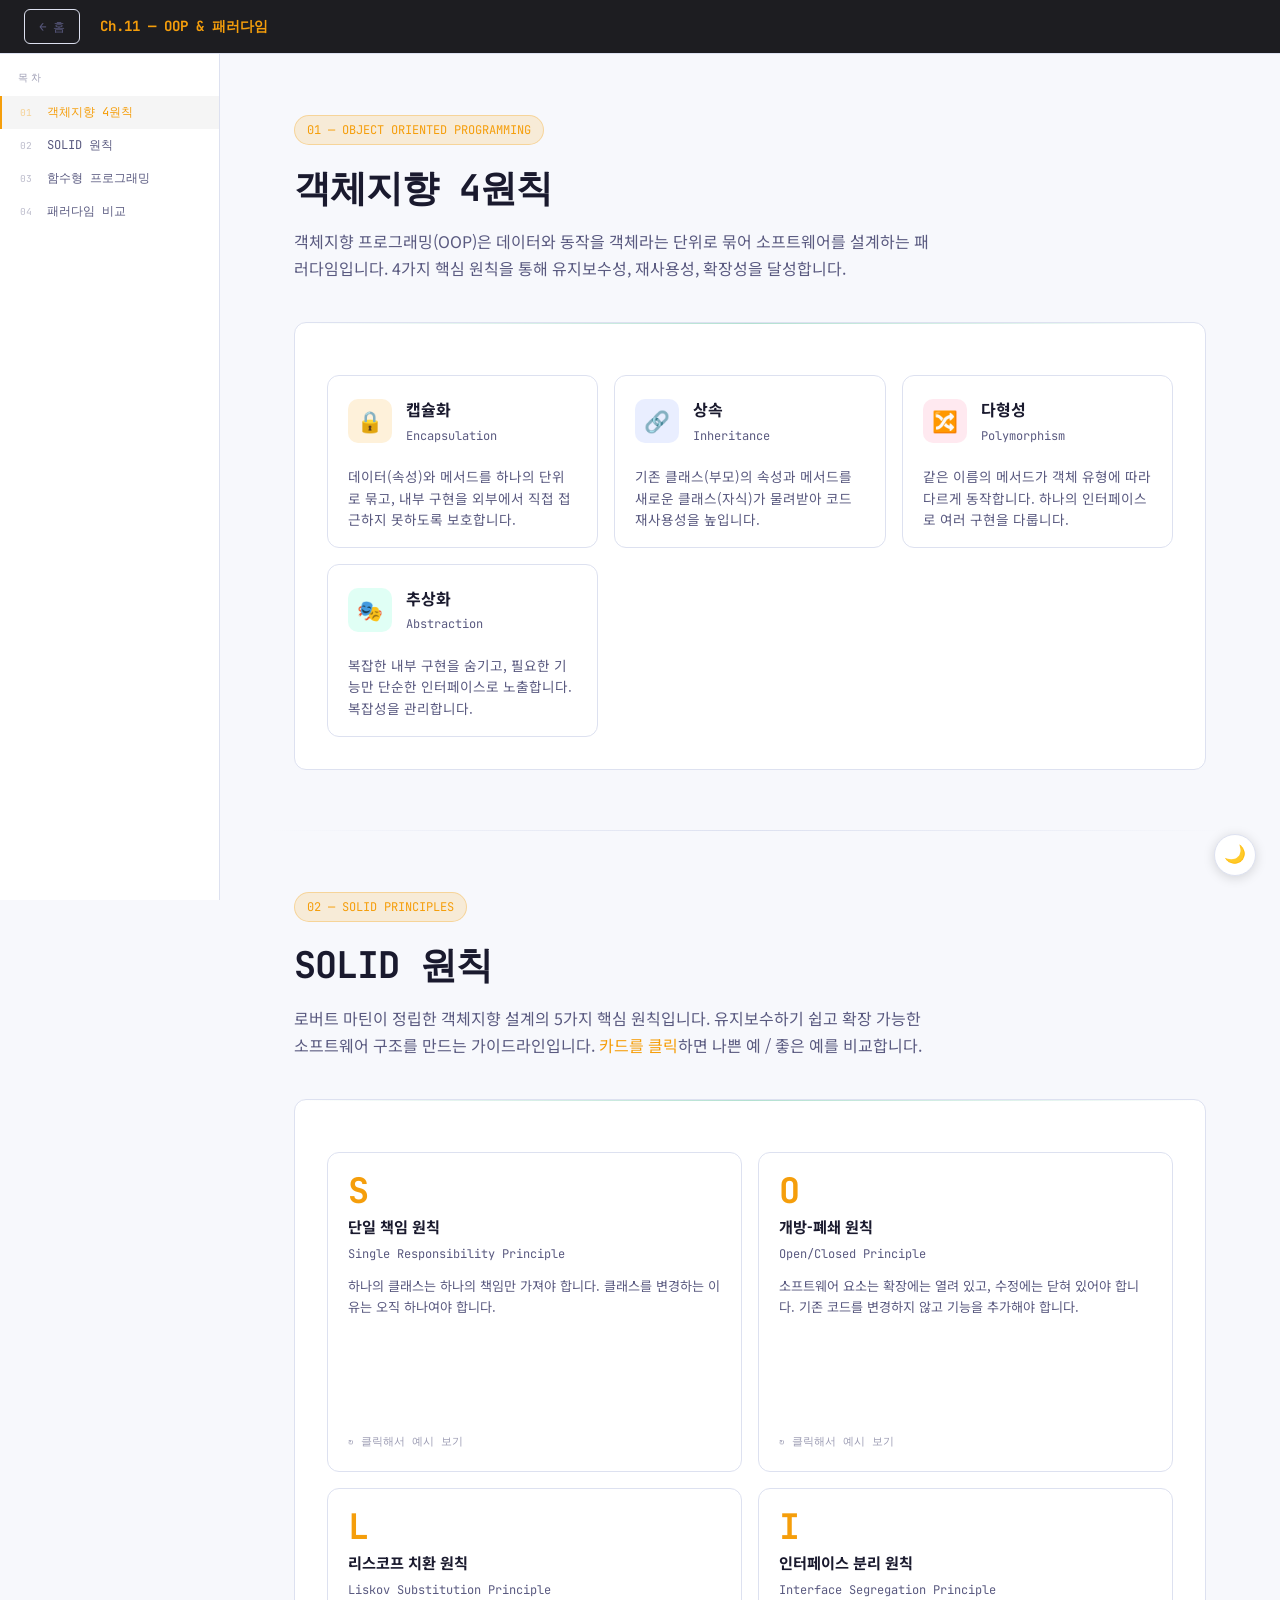
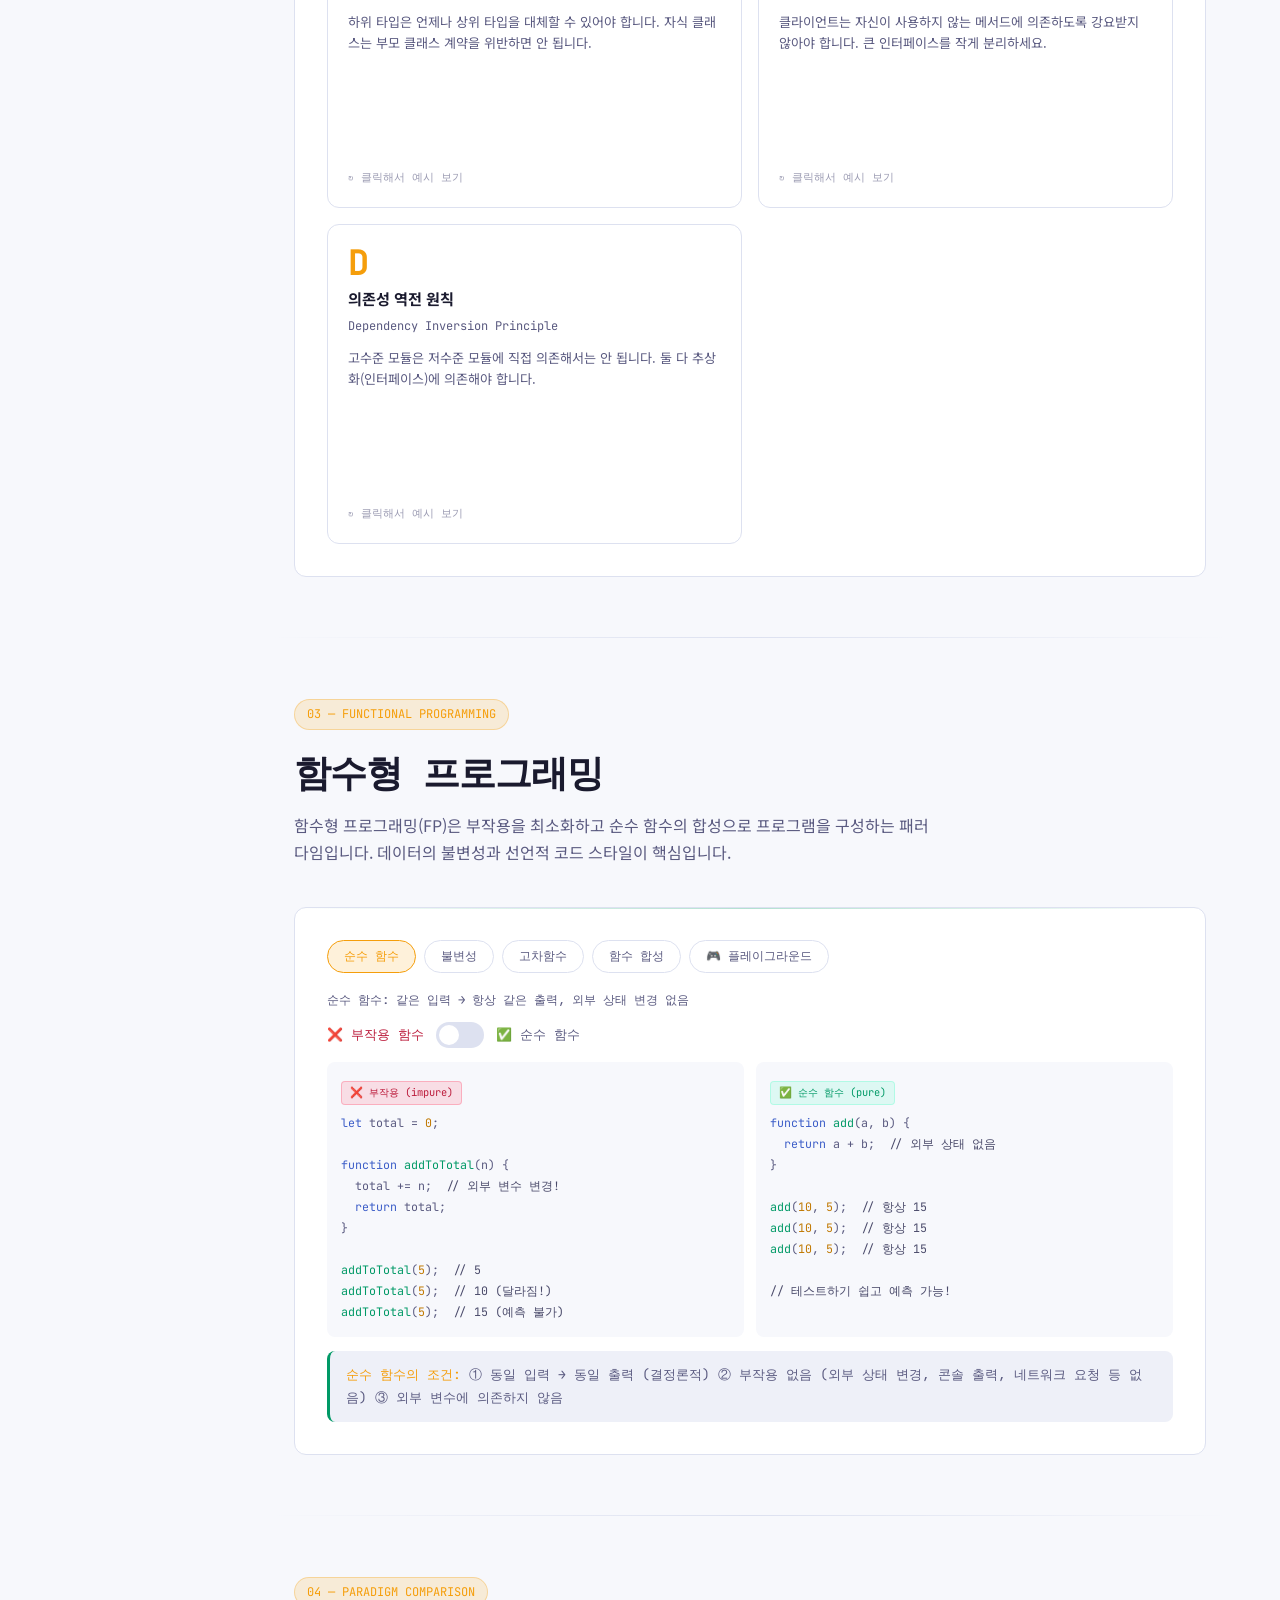
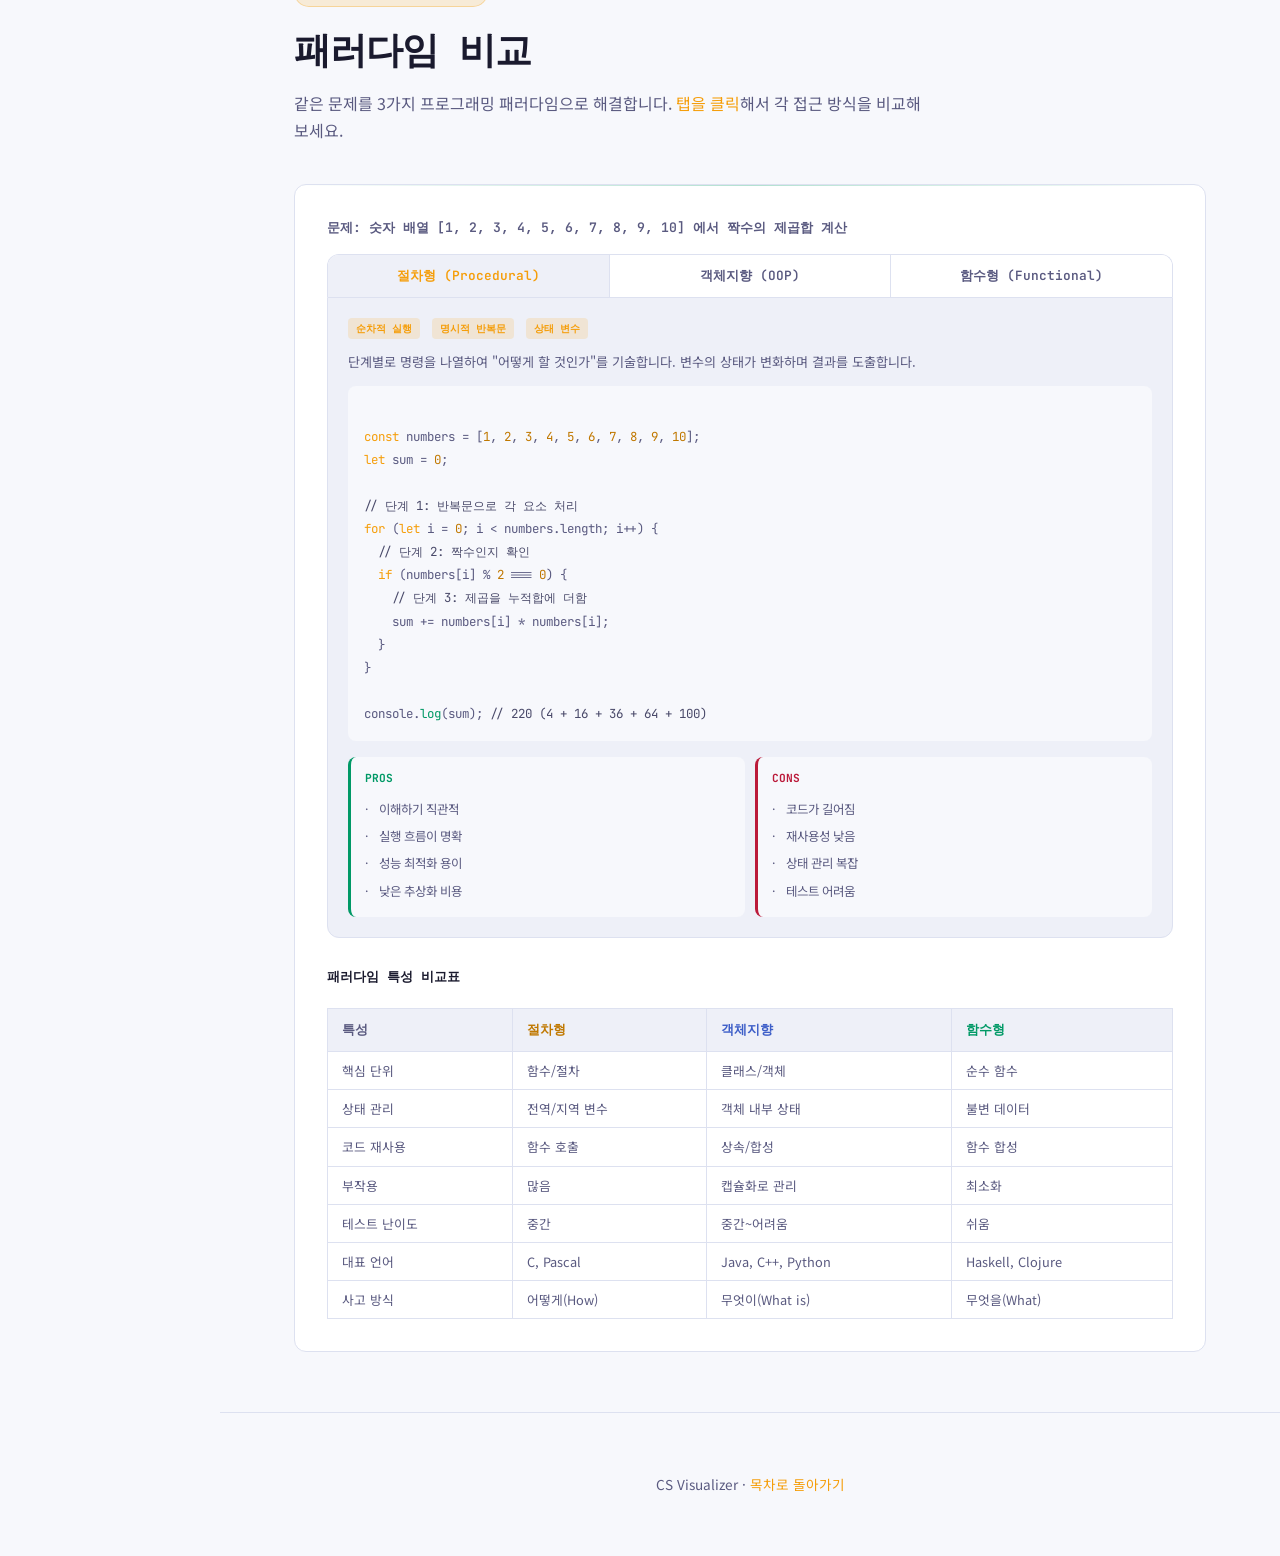
<file: ch11.html>
<!DOCTYPE html>
<html lang="ko">
<head>
<meta charset="UTF-8">
<meta name="viewport" content="width=device-width, initial-scale=1.0">
<title>Ch.11 OOP & 패러다임 | CS Visualizer</title>
<link href="https://fonts.googleapis.com/css2?family=JetBrains+Mono:wght@300;400;500;600;700&family=Noto+Sans+KR:wght@300;400;500;700&display=swap" rel="stylesheet">
<link rel="stylesheet" href="style.css">
<style>
/* ── Ch11 Local Styles ────────────────────── */
.tag-ch11 { background: rgba(245,158,11,0.15); color: #f59e0b; border: 1px solid rgba(245,158,11,0.3); }

/* OOP Cards */
.oop-grid {
  display: grid;
  grid-template-columns: repeat(auto-fit, minmax(260px, 1fr));
  gap: 16px;
  margin-top: 20px;
}
.oop-card {
  background: var(--surface);
  border: 1px solid var(--border);
  border-radius: var(--radius);
  overflow: hidden;
  cursor: pointer;
  transition: all 0.3s;
}
.oop-card:hover { border-color: #f59e0b; box-shadow: 0 0 20px rgba(245,158,11,0.12); }
.oop-card.active { border-color: #f59e0b; }
.oop-card-header {
  padding: 20px;
  display: flex;
  align-items: center;
  gap: 14px;
}
.oop-icon {
  width: 44px; height: 44px;
  border-radius: 10px;
  display: flex; align-items: center; justify-content: center;
  font-size: 1.3rem;
  flex-shrink: 0;
}
.oop-card-title { font-weight: 700; font-size: 1rem; }
.oop-card-sub { font-size: 0.75rem; color: var(--text-dim); font-family: 'JetBrains Mono', monospace; margin-top: 2px; }
.oop-card-desc { padding: 0 20px 16px; font-size: 0.85rem; color: var(--text-dim); line-height: 1.6; }
.oop-expand {
  max-height: 0;
  overflow: hidden;
  transition: max-height 0.4s ease;
}
.oop-expand.open { max-height: 900px; }
.oop-expand-inner {
  padding: 0 20px 20px;
  border-top: 1px solid var(--border);
}
.oop-code {
  background: var(--bg);
  border-radius: 8px;
  padding: 14px;
  font-family: 'JetBrains Mono', monospace;
  font-size: 0.75rem;
  line-height: 1.8;
  color: var(--text-dim);
  margin-top: 12px;
  overflow-x: auto;
}
.oop-code .kw { color: #f59e0b; }
.oop-code .cls { color: var(--accent3); }
.oop-code .fn { color: var(--accent); }
.oop-code .str { color: var(--accent2); }
.oop-code .cmt { color: #4a4a6a; }
.oop-code .num { color: var(--accent4); }

/* Inheritance diagram */
.inherit-diagram {
  display: flex;
  flex-direction: column;
  align-items: center;
  gap: 0;
  margin-top: 16px;
  padding: 10px;
}
.inherit-node {
  background: var(--surface2);
  border: 2px solid var(--border);
  border-radius: 8px;
  padding: 10px 20px;
  font-family: 'JetBrains Mono', monospace;
  font-size: 0.78rem;
  font-weight: 600;
  text-align: center;
  transition: all 0.3s;
}
.inherit-node.root { border-color: #f59e0b; color: #f59e0b; }
.inherit-node.child { border-color: var(--accent3); color: var(--accent3); }
.inherit-arrow {
  width: 2px;
  height: 28px;
  background: var(--border);
  position: relative;
}
.inherit-arrow::after {
  content: '▼';
  position: absolute;
  bottom: -10px;
  left: 50%;
  transform: translateX(-50%);
  font-size: 0.6rem;
  color: var(--text-dim);
}
.inherit-children {
  display: flex;
  gap: 24px;
  position: relative;
}
.inherit-children::before {
  content: '';
  position: absolute;
  top: -14px;
  left: 50%;
  transform: translateX(-50%);
  width: calc(100% - 60px);
  height: 2px;
  background: var(--border);
}
.inherit-child-wrap {
  display: flex;
  flex-direction: column;
  align-items: center;
  gap: 0;
}
.inherit-child-connector {
  width: 2px;
  height: 14px;
  background: var(--border);
}

/* Polymorphism viz */
.poly-demo {
  display: flex;
  flex-direction: column;
  gap: 8px;
  margin-top: 12px;
}
.poly-row {
  display: flex;
  align-items: center;
  gap: 10px;
  background: var(--bg);
  border-radius: 8px;
  padding: 10px 14px;
  font-family: 'JetBrains Mono', monospace;
  font-size: 0.75rem;
}
.poly-label { color: var(--accent3); min-width: 80px; font-weight: 600; }
.poly-method { color: var(--text-dim); }
.poly-result { color: var(--accent); margin-left: auto; }

/* Abstraction viz */
.abstract-layers {
  display: flex;
  flex-direction: column;
  gap: 0;
  margin-top: 12px;
}
.abstract-layer {
  padding: 10px 16px;
  font-size: 0.78rem;
  font-family: 'JetBrains Mono', monospace;
  border-left: 3px solid;
  margin-bottom: 6px;
  border-radius: 0 6px 6px 0;
}

/* Encapsulation viz */
.encap-viz {
  background: var(--bg);
  border-radius: 10px;
  padding: 16px;
  margin-top: 12px;
  position: relative;
}
.encap-outer {
  border: 2px dashed #f59e0b;
  border-radius: 8px;
  padding: 12px;
  position: relative;
}
.encap-outer-label {
  position: absolute;
  top: -10px; left: 12px;
  background: var(--bg);
  padding: 0 6px;
  font-family: 'JetBrains Mono', monospace;
  font-size: 0.65rem;
  color: #f59e0b;
}
.encap-private { color: var(--danger); font-size: 0.72rem; font-family: 'JetBrains Mono', monospace; margin: 4px 0; }
.encap-public { color: var(--accent); font-size: 0.72rem; font-family: 'JetBrains Mono', monospace; margin: 4px 0; }

/* SOLID Cards */
.solid-grid {
  display: grid;
  grid-template-columns: repeat(auto-fit, minmax(280px, 1fr));
  gap: 16px;
  margin-top: 20px;
}
.solid-card {
  background: var(--surface);
  border: 1px solid var(--border);
  border-radius: var(--radius);
  overflow: hidden;
  cursor: pointer;
  transition: all 0.3s;
  min-height: 160px;
  position: relative;
}
.solid-card:hover { border-color: #f59e0b; }
.solid-card-front, .solid-card-back {
  padding: 20px;
  position: absolute;
  top: 0; left: 0; right: 0; bottom: 0;
  transition: opacity 0.35s, transform 0.35s;
  display: flex;
  flex-direction: column;
}
.solid-card-back {
  opacity: 0;
  pointer-events: none;
  transform: translateY(12px);
  background: var(--surface2);
}
.solid-card.flipped .solid-card-front {
  opacity: 0;
  transform: translateY(-12px);
  pointer-events: none;
}
.solid-card.flipped .solid-card-back {
  opacity: 1;
  pointer-events: all;
  transform: translateY(0);
}
.solid-letter {
  font-family: 'JetBrains Mono', monospace;
  font-size: 2.2rem;
  font-weight: 700;
  color: #f59e0b;
  line-height: 1;
}
.solid-name { font-weight: 700; font-size: 0.95rem; margin-top: 6px; }
.solid-sub { font-size: 0.75rem; color: var(--text-dim); margin-top: 4px; font-family: 'JetBrains Mono', monospace; }
.solid-desc { font-size: 0.82rem; color: var(--text-dim); margin-top: 10px; line-height: 1.6; }
.solid-flip-hint {
  margin-top: auto;
  font-size: 0.7rem;
  color: var(--text-dim);
  font-family: 'JetBrains Mono', monospace;
  opacity: 0.6;
}
.solid-back-label {
  font-family: 'JetBrains Mono', monospace;
  font-size: 0.65rem;
  margin-bottom: 6px;
  padding: 2px 8px;
  border-radius: 4px;
  display: inline-block;
  align-self: flex-start;
}
.solid-bad { background: rgba(255,68,102,0.15); color: var(--danger); border: 1px solid rgba(255,68,102,0.3); }
.solid-good { background: rgba(0,255,170,0.1); color: var(--accent); border: 1px solid rgba(0,255,170,0.2); }
.solid-code {
  background: var(--bg);
  border-radius: 6px;
  padding: 10px 12px;
  font-family: 'JetBrains Mono', monospace;
  font-size: 0.68rem;
  line-height: 1.75;
  color: var(--text-dim);
  margin-top: 8px;
  overflow-x: auto;
  flex: 1;
}
.solid-code .kw { color: #f59e0b; }
.solid-code .cls { color: var(--accent3); }
.solid-code .fn { color: var(--accent); }
.solid-code .cmt { color: #4a4a6a; }

/* Functional section */
.fp-tabs {
  display: flex;
  gap: 8px;
  margin-bottom: 16px;
  flex-wrap: wrap;
}
.fp-tab {
  padding: 7px 16px;
  border-radius: 20px;
  border: 1px solid var(--border);
  background: transparent;
  color: var(--text-dim);
  cursor: pointer;
  font-family: 'JetBrains Mono', monospace;
  font-size: 0.75rem;
  transition: all 0.2s;
}
.fp-tab:hover { border-color: #f59e0b; color: #f59e0b; }
.fp-tab.active { background: rgba(245,158,11,0.15); border-color: #f59e0b; color: #f59e0b; }
.fp-panel { display: none; }
.fp-panel.active { display: block; }

.fp-compare {
  display: grid;
  grid-template-columns: 1fr 1fr;
  gap: 12px;
}
@media (max-width: 640px) { .fp-compare { grid-template-columns: 1fr; } }
.fp-box {
  background: var(--bg);
  border-radius: 8px;
  padding: 14px;
}
.fp-box-label {
  font-family: 'JetBrains Mono', monospace;
  font-size: 0.65rem;
  margin-bottom: 8px;
  padding: 2px 8px;
  border-radius: 4px;
  display: inline-block;
}
.fp-code {
  font-family: 'JetBrains Mono', monospace;
  font-size: 0.73rem;
  line-height: 1.8;
  color: var(--text-dim);
  white-space: pre;
  overflow-x: auto;
}
.fp-code .kw { color: var(--accent3); }
.fp-code .fn { color: var(--accent); }
.fp-code .cmt { color: #4a4a6a; }
.fp-code .str { color: var(--accent2); }
.fp-code .num { color: var(--accent4); }
.fp-code .bad { color: var(--danger); }
.fp-code .good { color: var(--accent); }

/* HOF playground */
.hof-playground {
  margin-top: 16px;
}
.hof-input-row {
  display: flex;
  gap: 10px;
  align-items: center;
  flex-wrap: wrap;
  margin-bottom: 14px;
}
.hof-input {
  background: var(--bg);
  border: 1px solid var(--border);
  border-radius: 8px;
  padding: 8px 14px;
  color: var(--text);
  font-family: 'JetBrains Mono', monospace;
  font-size: 0.82rem;
  width: 260px;
  outline: none;
  transition: border-color 0.2s;
}
.hof-input:focus { border-color: #f59e0b; }
.hof-ops {
  display: flex;
  gap: 8px;
  flex-wrap: wrap;
  margin-bottom: 14px;
}
.hof-op-btn {
  padding: 6px 14px;
  border-radius: 6px;
  border: 1px solid var(--border);
  background: var(--surface2);
  color: var(--text-dim);
  cursor: pointer;
  font-family: 'JetBrains Mono', monospace;
  font-size: 0.75rem;
  transition: all 0.2s;
}
.hof-op-btn.active { border-color: #f59e0b; color: #f59e0b; background: rgba(245,158,11,0.1); }
.hof-step {
  display: flex;
  align-items: center;
  gap: 10px;
  padding: 10px 14px;
  background: var(--bg);
  border-radius: 8px;
  margin-bottom: 8px;
  font-family: 'JetBrains Mono', monospace;
  font-size: 0.75rem;
  flex-wrap: wrap;
}
.hof-step-label {
  color: #f59e0b;
  min-width: 90px;
  font-weight: 600;
}
.hof-step-arrow { color: var(--text-dim); }
.hof-step-val { color: var(--accent); }
.hof-result {
  padding: 12px 16px;
  background: rgba(0,255,170,0.07);
  border: 1px solid rgba(0,255,170,0.2);
  border-radius: 8px;
  font-family: 'JetBrains Mono', monospace;
  font-size: 0.85rem;
  margin-top: 10px;
}

/* Compose demo */
.compose-flow {
  display: flex;
  align-items: center;
  gap: 8px;
  flex-wrap: wrap;
  margin: 14px 0;
}
.compose-fn-box {
  background: var(--surface2);
  border: 1px solid var(--border);
  border-radius: 8px;
  padding: 8px 14px;
  font-family: 'JetBrains Mono', monospace;
  font-size: 0.78rem;
  text-align: center;
}
.compose-fn-name { color: var(--accent3); font-weight: 600; }
.compose-fn-desc { color: var(--text-dim); font-size: 0.65rem; margin-top: 2px; }
.compose-arrow { color: var(--text-dim); font-size: 1.1rem; }
.compose-input-val { color: #f59e0b; font-weight: 700; }
.compose-output-val { color: var(--accent); font-weight: 700; }

/* Paradigm comparison */
.paradigm-tabs {
  display: flex;
  gap: 0;
  margin-bottom: 0;
  border-radius: var(--radius) var(--radius) 0 0;
  overflow: hidden;
  border: 1px solid var(--border);
  border-bottom: none;
}
.paradigm-tab {
  flex: 1;
  padding: 12px;
  background: var(--surface);
  border: none;
  color: var(--text-dim);
  cursor: pointer;
  font-family: 'JetBrains Mono', monospace;
  font-size: 0.8rem;
  font-weight: 600;
  transition: all 0.2s;
  border-right: 1px solid var(--border);
  text-align: center;
}
.paradigm-tab:last-child { border-right: none; }
.paradigm-tab.active { background: var(--surface2); color: #f59e0b; }
.paradigm-tab:hover:not(.active) { background: var(--surface2); color: var(--text); }
.paradigm-panel {
  display: none;
  background: var(--surface2);
  border: 1px solid var(--border);
  border-radius: 0 0 var(--radius) var(--radius);
  padding: 20px;
}
.paradigm-panel.active { display: block; }
.paradigm-code {
  background: var(--bg);
  border-radius: 8px;
  padding: 16px;
  font-family: 'JetBrains Mono', monospace;
  font-size: 0.78rem;
  line-height: 1.85;
  color: var(--text-dim);
  white-space: pre;
  overflow-x: auto;
  margin-top: 12px;
}
.paradigm-code .kw { color: #f59e0b; }
.paradigm-code .cls { color: var(--accent3); }
.paradigm-code .fn { color: var(--accent); }
.paradigm-code .num { color: var(--accent4); }
.paradigm-code .cmt { color: #4a4a6a; }
.paradigm-code .str { color: var(--accent2); }

.pros-cons {
  display: grid;
  grid-template-columns: 1fr 1fr;
  gap: 10px;
  margin-top: 16px;
}
@media (max-width: 560px) { .pros-cons { grid-template-columns: 1fr; } }
.pros-box, .cons-box {
  background: var(--bg);
  border-radius: 8px;
  padding: 12px 14px;
}
.pros-box { border-left: 3px solid var(--accent); }
.cons-box { border-left: 3px solid var(--danger); }
.pc-title {
  font-family: 'JetBrains Mono', monospace;
  font-size: 0.7rem;
  font-weight: 700;
  margin-bottom: 8px;
}
.pros-box .pc-title { color: var(--accent); }
.cons-box .pc-title { color: var(--danger); }
.pc-list { list-style: none; }
.pc-list li {
  font-size: 0.78rem;
  color: var(--text-dim);
  padding: 3px 0;
  padding-left: 14px;
  position: relative;
}
.pc-list li::before { content: '·'; position: absolute; left: 0; }

/* Comparison table */
.cmp-table {
  width: 100%;
  border-collapse: collapse;
  margin-top: 20px;
  font-size: 0.8rem;
}
.cmp-table th {
  padding: 10px 14px;
  background: var(--surface2);
  border: 1px solid var(--border);
  font-family: 'JetBrains Mono', monospace;
  font-weight: 600;
  text-align: left;
}
.cmp-table th:first-child { color: var(--text-dim); }
.cmp-table th:nth-child(2) { color: var(--accent4); }
.cmp-table th:nth-child(3) { color: var(--accent3); }
.cmp-table th:nth-child(4) { color: var(--accent); }
.cmp-table td {
  padding: 9px 14px;
  border: 1px solid var(--border);
  color: var(--text-dim);
  vertical-align: top;
  line-height: 1.5;
}
.cmp-table tr:hover td { background: var(--surface2); }

/* Badges */
.badge {
  display: inline-block;
  padding: 2px 8px;
  border-radius: 4px;
  font-family: 'JetBrains Mono', monospace;
  font-size: 0.65rem;
  font-weight: 600;
  margin-right: 4px;
  margin-bottom: 2px;
}
.badge-yellow { background: rgba(245,158,11,0.15); color: #f59e0b; }
.badge-blue { background: rgba(107,138,255,0.15); color: var(--accent3); }
.badge-green { background: rgba(0,255,170,0.12); color: var(--accent); }

/* Toggle btn */
.toggle-switch {
  display: flex;
  align-items: center;
  gap: 12px;
  margin-bottom: 14px;
}
.toggle-label { font-size: 0.8rem; font-family: 'JetBrains Mono', monospace; }
.toggle-btn {
  position: relative;
  width: 48px; height: 26px;
  background: var(--border);
  border-radius: 13px;
  cursor: pointer;
  transition: background 0.2s;
  border: none;
  outline: none;
}
.toggle-btn.on { background: #f59e0b; }
.toggle-btn::after {
  content: '';
  position: absolute;
  top: 3px; left: 3px;
  width: 20px; height: 20px;
  background: #fff;
  border-radius: 50%;
  transition: transform 0.2s;
}
.toggle-btn.on::after { transform: translateX(22px); }

/* Immutable demo */
.immut-ops {
  display: flex;
  flex-wrap: wrap;
  gap: 8px;
  margin-bottom: 14px;
}
.immut-state {
  background: var(--bg);
  border-radius: 8px;
  padding: 12px 16px;
  font-family: 'JetBrains Mono', monospace;
  font-size: 0.78rem;
  margin-bottom: 8px;
}
.immut-label { color: var(--text-dim); font-size: 0.67rem; margin-bottom: 4px; }
.immut-val { color: var(--accent); }
.immut-val.old { color: var(--text-dim); text-decoration: line-through; }

.btn-sm {
  padding: 6px 14px;
  border-radius: 6px;
  border: 1px solid var(--border);
  background: var(--surface2);
  color: var(--text-dim);
  cursor: pointer;
  font-family: 'JetBrains Mono', monospace;
  font-size: 0.73rem;
  transition: all 0.2s;
}
.btn-sm:hover { border-color: #f59e0b; color: #f59e0b; }

/* Run button */
.run-btn {
  padding: 8px 20px;
  background: rgba(245,158,11,0.15);
  border: 1px solid rgba(245,158,11,0.4);
  border-radius: 8px;
  color: #f59e0b;
  cursor: pointer;
  font-family: 'JetBrains Mono', monospace;
  font-size: 0.78rem;
  font-weight: 600;
  transition: all 0.2s;
}
.run-btn:hover { background: rgba(245,158,11,0.25); }

/* Pulse anim */
@keyframes pulse-border {
  0%, 100% { border-color: rgba(245,158,11,0.3); }
  50% { border-color: rgba(245,158,11,0.8); }
}
.oop-card.active { animation: pulse-border 2s ease infinite; }
</style>
</head>
<body class="page-body">

<!-- NAV -->
<nav class="page-nav">
  <a href="index.html" class="nav-back">← 홈</a>
  <div class="nav-chapter-title" style="color:#f59e0b">Ch.11 — OOP & 패러다임</div>
  <div class="nav-sections">
    <a href="#oop" class="nav-sec-link">OOP 4원칙</a>
    <a href="#solid" class="nav-sec-link">SOLID</a>
    <a href="#functional" class="nav-sec-link">함수형</a>
    <a href="#paradigm" class="nav-sec-link">패러다임 비교</a>
  </div>
</nav>

<!-- ══════════════════════════════════════════
     SECTION 1: OOP 4원칙
═══════════════════════════════════════════ -->
<section id="oop">
  <div class="section-header">
    <div class="tag tag-ch11">01 — OBJECT ORIENTED PROGRAMMING</div>
    <h2>객체지향 4원칙</h2>
    <p>객체지향 프로그래밍(OOP)은 데이터와 동작을 객체라는 단위로 묶어 소프트웨어를 설계하는 패러다임입니다. 4가지 핵심 원칙을 통해 유지보수성, 재사용성, 확장성을 달성합니다.</p>
  </div>
  <div class="viz-box">
    <div class="oop-grid">

      <!-- 캡슐화 -->
      <div class="oop-card" id="card-encap" onclick="toggleOOP('encap')">
        <div class="oop-card-header">
          <div class="oop-icon" style="background:rgba(245,158,11,0.15)">🔒</div>
          <div>
            <div class="oop-card-title">캡슐화</div>
            <div class="oop-card-sub">Encapsulation</div>
          </div>
        </div>
        <div class="oop-card-desc">데이터(속성)와 메서드를 하나의 단위로 묶고, 내부 구현을 외부에서 직접 접근하지 못하도록 보호합니다.</div>
        <div class="oop-expand" id="expand-encap">
          <div class="oop-expand-inner">
            <div class="encap-viz">
              <div class="encap-outer">
                <div class="encap-outer-label">BankAccount 클래스</div>
                <div class="encap-private">🔴 private _balance = 0</div>
                <div class="encap-private">🔴 private _pin = "1234"</div>
                <div style="height:8px;border-top:1px dashed rgba(255,255,255,0.1);margin:8px 0;"></div>
                <div class="encap-public">🟢 public deposit(amount)</div>
                <div class="encap-public">🟢 public withdraw(amount)</div>
                <div class="encap-public">🟢 public getBalance()</div>
              </div>
            </div>
            <div class="oop-code">
<span class="kw">class</span> <span class="cls">BankAccount</span> {
  <span class="cmt">// private - 외부 직접 접근 불가</span>
  #balance = <span class="num">0</span>;
  #pin;

  <span class="fn">constructor</span>(pin) {
    <span class="kw">this</span>.#pin = pin;
  }

  <span class="cmt">// public - 공개 인터페이스</span>
  <span class="fn">deposit</span>(amount) {
    <span class="kw">if</span> (amount > <span class="num">0</span>) <span class="kw">this</span>.#balance += amount;
  }

  <span class="fn">getBalance</span>() {
    <span class="kw">return</span> <span class="kw">this</span>.#balance;
  }
}
            </div>
            <div class="info-text" style="margin-top:10px">
              내부 잔액(#balance)에 직접 접근 불가 → getBalance()를 통해서만 조회 가능. 데이터 무결성을 보장합니다.
            </div>
          </div>
        </div>
      </div>

      <!-- 상속 -->
      <div class="oop-card" id="card-inherit" onclick="toggleOOP('inherit')">
        <div class="oop-card-header">
          <div class="oop-icon" style="background:rgba(107,138,255,0.15)">🔗</div>
          <div>
            <div class="oop-card-title">상속</div>
            <div class="oop-card-sub">Inheritance</div>
          </div>
        </div>
        <div class="oop-card-desc">기존 클래스(부모)의 속성과 메서드를 새로운 클래스(자식)가 물려받아 코드 재사용성을 높입니다.</div>
        <div class="oop-expand" id="expand-inherit">
          <div class="oop-expand-inner">
            <div class="inherit-diagram">
              <div class="inherit-node root">🐾 Animal<br><span style="font-size:0.6rem;color:var(--text-dim)">speak() · eat()</span></div>
              <div class="inherit-arrow"></div>
              <div style="height:14px;"></div>
              <div class="inherit-children">
                <div class="inherit-child-wrap">
                  <div class="inherit-child-connector"></div>
                  <div class="inherit-node child">🐶 Dog<br><span style="font-size:0.6rem;color:var(--text-dim)">speak(): "멍멍"</span></div>
                </div>
                <div class="inherit-child-wrap">
                  <div class="inherit-child-connector"></div>
                  <div class="inherit-node child">🐱 Cat<br><span style="font-size:0.6rem;color:var(--text-dim)">speak(): "야옹"</span></div>
                </div>
                <div class="inherit-child-wrap">
                  <div class="inherit-child-connector"></div>
                  <div class="inherit-node child">🐦 Bird<br><span style="font-size:0.6rem;color:var(--text-dim)">speak(): "짹짹"</span></div>
                </div>
              </div>
            </div>
            <div class="oop-code">
<span class="kw">class</span> <span class="cls">Animal</span> {
  <span class="fn">constructor</span>(name) { <span class="kw">this</span>.name = name; }
  <span class="fn">eat</span>() { <span class="kw">return</span> <span class="str">`${this.name}이 먹습니다`</span>; }
  <span class="fn">speak</span>() { <span class="kw">return</span> <span class="str">'...'</span>; }
}

<span class="kw">class</span> <span class="cls">Dog</span> <span class="kw">extends</span> <span class="cls">Animal</span> {
  <span class="fn">speak</span>() { <span class="kw">return</span> <span class="str">`${this.name}: 멍멍!`</span>; }
}

<span class="kw">class</span> <span class="cls">Cat</span> <span class="kw">extends</span> <span class="cls">Animal</span> {
  <span class="fn">speak</span>() { <span class="kw">return</span> <span class="str">`${this.name}: 야옹~`</span>; }
}
            </div>
            <div class="info-text" style="margin-top:10px">
              Dog/Cat 모두 eat()을 재정의 없이 사용 가능. extends 키워드로 부모 클래스를 상속합니다.
            </div>
          </div>
        </div>
      </div>

      <!-- 다형성 -->
      <div class="oop-card" id="card-poly" onclick="toggleOOP('poly')">
        <div class="oop-card-header">
          <div class="oop-icon" style="background:rgba(255,107,157,0.15)">🔀</div>
          <div>
            <div class="oop-card-title">다형성</div>
            <div class="oop-card-sub">Polymorphism</div>
          </div>
        </div>
        <div class="oop-card-desc">같은 이름의 메서드가 객체 유형에 따라 다르게 동작합니다. 하나의 인터페이스로 여러 구현을 다룹니다.</div>
        <div class="oop-expand" id="expand-poly">
          <div class="oop-expand-inner">
            <div class="poly-demo">
              <div style="font-family:'JetBrains Mono',monospace;font-size:0.7rem;color:var(--text-dim);margin-bottom:6px;">animals.forEach(a => a.speak()) 호출 결과:</div>
              <div class="poly-row">
                <span class="poly-label">🐶 dog</span>
                <span class="poly-method">.speak()</span>
                <span class="poly-result">"멍멍!"</span>
              </div>
              <div class="poly-row">
                <span class="poly-label">🐱 cat</span>
                <span class="poly-method">.speak()</span>
                <span class="poly-result">"야옹~"</span>
              </div>
              <div class="poly-row">
                <span class="poly-label">🐦 bird</span>
                <span class="poly-method">.speak()</span>
                <span class="poly-result">"짹짹!"</span>
              </div>
            </div>
            <div class="oop-code">
<span class="kw">const</span> animals = [
  <span class="kw">new</span> <span class="cls">Dog</span>(<span class="str">'바둑이'</span>),
  <span class="kw">new</span> <span class="cls">Cat</span>(<span class="str">'나비'</span>),
  <span class="kw">new</span> <span class="cls">Bird</span>(<span class="str">'참새'</span>),
];

<span class="cmt">// 동일한 speak() 메서드 호출</span>
<span class="cmt">// → 각 객체 유형에 따라 다르게 동작</span>
animals.<span class="fn">forEach</span>(a => console.<span class="fn">log</span>(a.<span class="fn">speak</span>()));
<span class="cmt">// "바둑이: 멍멍!"</span>
<span class="cmt">// "나비: 야옹~"</span>
<span class="cmt">// "참새: 짹짹!"</span>
            </div>
            <div class="info-text" style="margin-top:10px">
              호출 코드는 구체적 타입을 몰라도 됩니다. 새로운 Animal 하위 클래스를 추가해도 루프 코드 변경 없음.
            </div>
          </div>
        </div>
      </div>

      <!-- 추상화 -->
      <div class="oop-card" id="card-abstract" onclick="toggleOOP('abstract')">
        <div class="oop-card-header">
          <div class="oop-icon" style="background:rgba(0,255,170,0.12)">🎭</div>
          <div>
            <div class="oop-card-title">추상화</div>
            <div class="oop-card-sub">Abstraction</div>
          </div>
        </div>
        <div class="oop-card-desc">복잡한 내부 구현을 숨기고, 필요한 기능만 단순한 인터페이스로 노출합니다. 복잡성을 관리합니다.</div>
        <div class="oop-expand" id="expand-abstract">
          <div class="oop-expand-inner">
            <div class="abstract-layers">
              <div class="abstract-layer" style="border-color:#f59e0b;background:rgba(245,158,11,0.07);color:#f59e0b;">
                사용자 코드: car.start()
              </div>
              <div style="text-align:center;font-size:0.7rem;color:var(--text-dim);margin:-2px 0;">↓ 추상화 경계</div>
              <div class="abstract-layer" style="border-color:var(--accent3);background:rgba(107,138,255,0.07);color:var(--accent3);">
                Car 인터페이스: start() / stop() / accelerate()
              </div>
              <div style="text-align:center;font-size:0.7rem;color:var(--text-dim);margin:-2px 0;">↓ 내부 구현 (숨김)</div>
              <div class="abstract-layer" style="border-color:var(--text-dim);background:rgba(136,136,170,0.07);color:var(--text-dim);">
                엔진점화 → 연료주입 → 크랭크샤프트 → 피스톤 ...
              </div>
            </div>
            <div class="oop-code">
<span class="cmt">// 추상 클래스 / 인터페이스</span>
<span class="kw">abstract class</span> <span class="cls">Shape</span> {
  <span class="kw">abstract</span> <span class="fn">area</span>(): number;   <span class="cmt">// 구현 강제</span>
  <span class="kw">abstract</span> <span class="fn">perimeter</span>(): number;

  <span class="fn">describe</span>() {
    <span class="kw">return</span> <span class="str">`넓이: ${this.area()}`</span>;
  }
}

<span class="kw">class</span> <span class="cls">Circle</span> <span class="kw">extends</span> <span class="cls">Shape</span> {
  <span class="fn">area</span>() { <span class="kw">return</span> Math.PI * <span class="kw">this</span>.r ** <span class="num">2</span>; }
  <span class="fn">perimeter</span>() { <span class="kw">return</span> <span class="num">2</span> * Math.PI * <span class="kw">this</span>.r; }
}
            </div>
            <div class="info-text" style="margin-top:10px">
              사용자는 area()가 어떻게 계산되는지 알 필요 없습니다. 인터페이스만 알면 됩니다.
            </div>
          </div>
        </div>
      </div>

    </div>
  </div>
</section>

<div class="section-divider"></div>

<!-- ══════════════════════════════════════════
     SECTION 2: SOLID
═══════════════════════════════════════════ -->
<section id="solid">
  <div class="section-header">
    <div class="tag tag-ch11">02 — SOLID PRINCIPLES</div>
    <h2>SOLID 원칙</h2>
    <p>로버트 마틴이 정립한 객체지향 설계의 5가지 핵심 원칙입니다. 유지보수하기 쉽고 확장 가능한 소프트웨어 구조를 만드는 가이드라인입니다. <span style="color:#f59e0b">카드를 클릭</span>하면 나쁜 예 / 좋은 예를 비교합니다.</p>
  </div>
  <div class="viz-box">
    <div class="solid-grid">

      <!-- S -->
      <div class="solid-card" id="solid-S" onclick="flipSolid('S')" style="min-height:320px">
        <div class="solid-card-front">
          <div class="solid-letter">S</div>
          <div class="solid-name">단일 책임 원칙</div>
          <div class="solid-sub">Single Responsibility Principle</div>
          <div class="solid-desc">하나의 클래스는 하나의 책임만 가져야 합니다. 클래스를 변경하는 이유는 오직 하나여야 합니다.</div>
          <div class="solid-flip-hint">↻ 클릭해서 예시 보기</div>
        </div>
        <div class="solid-card-back">
          <span class="solid-back-label solid-bad">❌ 나쁜 예</span>
          <div class="solid-code">
<span class="kw">class</span> <span class="cls">UserManager</span> {
  <span class="fn">saveUser</span>(user) { <span class="cmt">/* DB 저장 */</span> }
  <span class="fn">sendEmail</span>(user) { <span class="cmt">/* 이메일 발송 */</span> }
  <span class="fn">generateReport</span>() { <span class="cmt">/* 보고서 생성 */</span> }
  <span class="cmt">// 책임이 3개! → 변경 이유가 3개</span>
}
          </div>
          <span class="solid-back-label solid-good" style="margin-top:10px">✅ 좋은 예</span>
          <div class="solid-code">
<span class="kw">class</span> <span class="cls">UserRepository</span> {
  <span class="fn">save</span>(user) { <span class="cmt">/* DB 저장만 */</span> }
}
<span class="kw">class</span> <span class="cls">EmailService</span> {
  <span class="fn">send</span>(user) { <span class="cmt">/* 이메일만 */</span> }
}
<span class="kw">class</span> <span class="cls">ReportGenerator</span> {
  <span class="fn">generate</span>() { <span class="cmt">/* 보고서만 */</span> }
}
          </div>
        </div>
      </div>

      <!-- O -->
      <div class="solid-card" id="solid-O" onclick="flipSolid('O')" style="min-height:320px">
        <div class="solid-card-front">
          <div class="solid-letter">O</div>
          <div class="solid-name">개방-폐쇄 원칙</div>
          <div class="solid-sub">Open/Closed Principle</div>
          <div class="solid-desc">소프트웨어 요소는 확장에는 열려 있고, 수정에는 닫혀 있어야 합니다. 기존 코드를 변경하지 않고 기능을 추가해야 합니다.</div>
          <div class="solid-flip-hint">↻ 클릭해서 예시 보기</div>
        </div>
        <div class="solid-card-back">
          <span class="solid-back-label solid-bad">❌ 나쁜 예</span>
          <div class="solid-code">
<span class="kw">function</span> <span class="fn">getArea</span>(shape) {
  <span class="kw">if</span> (shape.type === <span class="str">'circle'</span>) {
    <span class="kw">return</span> Math.PI * shape.r ** <span class="num">2</span>;
  } <span class="kw">else if</span> (shape.type === <span class="str">'rect'</span>) {
    <span class="kw">return</span> shape.w * shape.h;
  }
  <span class="cmt">// 새 도형 추가 → 함수 수정 필요!</span>
}
          </div>
          <span class="solid-back-label solid-good" style="margin-top:10px">✅ 좋은 예</span>
          <div class="solid-code">
<span class="kw">class</span> <span class="cls">Circle</span> { <span class="fn">area</span>() { <span class="kw">return</span> Math.PI*<span class="kw">this</span>.r**<span class="num">2</span>; } }
<span class="kw">class</span> <span class="cls">Rect</span>   { <span class="fn">area</span>() { <span class="kw">return this</span>.w*<span class="kw">this</span>.h; } }
<span class="cmt">// 새 도형 → 클래스만 추가, 기존 코드 불변</span>
<span class="kw">class</span> <span class="cls">Triangle</span> { <span class="fn">area</span>() { <span class="kw">return</span> ...; } }
          </div>
        </div>
      </div>

      <!-- L -->
      <div class="solid-card" id="solid-L" onclick="flipSolid('L')" style="min-height:320px">
        <div class="solid-card-front">
          <div class="solid-letter">L</div>
          <div class="solid-name">리스코프 치환 원칙</div>
          <div class="solid-sub">Liskov Substitution Principle</div>
          <div class="solid-desc">하위 타입은 언제나 상위 타입을 대체할 수 있어야 합니다. 자식 클래스는 부모 클래스 계약을 위반하면 안 됩니다.</div>
          <div class="solid-flip-hint">↻ 클릭해서 예시 보기</div>
        </div>
        <div class="solid-card-back">
          <span class="solid-back-label solid-bad">❌ 나쁜 예</span>
          <div class="solid-code">
<span class="kw">class</span> <span class="cls">Bird</span> { <span class="fn">fly</span>() { <span class="kw">return</span> <span class="str">'날아!'</span>; } }
<span class="kw">class</span> <span class="cls">Penguin</span> <span class="kw">extends</span> <span class="cls">Bird</span> {
  <span class="fn">fly</span>() {
    <span class="kw">throw new</span> Error(<span class="str">'펭귄은 못 날아!'</span>);
    <span class="cmt">// LSP 위반! Bird 대체 불가</span>
  }
}
          </div>
          <span class="solid-back-label solid-good" style="margin-top:10px">✅ 좋은 예</span>
          <div class="solid-code">
<span class="kw">class</span> <span class="cls">Bird</span>    { <span class="fn">move</span>() { ... } }
<span class="kw">class</span> <span class="cls">FlyBird</span> <span class="kw">extends</span> <span class="cls">Bird</span> { <span class="fn">fly</span>() { ... } }
<span class="kw">class</span> <span class="cls">SwimBird</span><span class="kw"> extends</span> <span class="cls">Bird</span> { <span class="fn">swim</span>() { ... } }
<span class="cmt">// Penguin extends SwimBird → 계약 준수</span>
          </div>
        </div>
      </div>

      <!-- I -->
      <div class="solid-card" id="solid-I" onclick="flipSolid('I')" style="min-height:320px">
        <div class="solid-card-front">
          <div class="solid-letter">I</div>
          <div class="solid-name">인터페이스 분리 원칙</div>
          <div class="solid-sub">Interface Segregation Principle</div>
          <div class="solid-desc">클라이언트는 자신이 사용하지 않는 메서드에 의존하도록 강요받지 않아야 합니다. 큰 인터페이스를 작게 분리하세요.</div>
          <div class="solid-flip-hint">↻ 클릭해서 예시 보기</div>
        </div>
        <div class="solid-card-back">
          <span class="solid-back-label solid-bad">❌ 나쁜 예</span>
          <div class="solid-code">
<span class="kw">interface</span> <span class="cls">Worker</span> {
  <span class="fn">work</span>();
  <span class="fn">eat</span>();  <span class="cmt">// 로봇은 먹지 않음!</span>
  <span class="fn">sleep</span>(); <span class="cmt">// 로봇은 자지 않음!</span>
}
<span class="kw">class</span> <span class="cls">Robot</span> <span class="kw">implements</span> <span class="cls">Worker</span> {
  <span class="fn">eat</span>() { <span class="kw">throw</span> Error(<span class="str">'미구현'</span>); } <span class="cmt">// 강제!</span>
}
          </div>
          <span class="solid-back-label solid-good" style="margin-top:10px">✅ 좋은 예</span>
          <div class="solid-code">
<span class="kw">interface</span> <span class="cls">Workable</span>  { <span class="fn">work</span>(); }
<span class="kw">interface</span> <span class="cls">Feedable</span>  { <span class="fn">eat</span>(); <span class="fn">sleep</span>(); }
<span class="kw">class</span> <span class="cls">Human</span> <span class="kw">implements</span> <span class="cls">Workable</span>, <span class="cls">Feedable</span> {...}
<span class="kw">class</span> <span class="cls">Robot</span> <span class="kw">implements</span> <span class="cls">Workable</span> {...}
          </div>
        </div>
      </div>

      <!-- D -->
      <div class="solid-card" id="solid-D" onclick="flipSolid('D')" style="min-height:320px">
        <div class="solid-card-front">
          <div class="solid-letter">D</div>
          <div class="solid-name">의존성 역전 원칙</div>
          <div class="solid-sub">Dependency Inversion Principle</div>
          <div class="solid-desc">고수준 모듈은 저수준 모듈에 직접 의존해서는 안 됩니다. 둘 다 추상화(인터페이스)에 의존해야 합니다.</div>
          <div class="solid-flip-hint">↻ 클릭해서 예시 보기</div>
        </div>
        <div class="solid-card-back">
          <span class="solid-back-label solid-bad">❌ 나쁜 예</span>
          <div class="solid-code">
<span class="kw">class</span> <span class="cls">OrderService</span> {
  <span class="fn">constructor</span>() {
    <span class="cmt">// 구체 클래스에 직접 의존!</span>
    <span class="kw">this</span>.db = <span class="kw">new</span> <span class="cls">MySQLDatabase</span>();
  }
  <span class="cmt">// MySQL → PostgreSQL 변경 시 코드 수정 필요</span>
}
          </div>
          <span class="solid-back-label solid-good" style="margin-top:10px">✅ 좋은 예</span>
          <div class="solid-code">
<span class="kw">class</span> <span class="cls">OrderService</span> {
  <span class="fn">constructor</span>(db: <span class="cls">IDatabase</span>) {
    <span class="kw">this</span>.db = db; <span class="cmt">// 인터페이스에 의존</span>
  }
}
<span class="cmt">// new OrderService(new MySQL()) → OK</span>
<span class="cmt">// new OrderService(new Postgres()) → OK</span>
          </div>
        </div>
      </div>

    </div>
  </div>
</section>

<div class="section-divider"></div>

<!-- ══════════════════════════════════════════
     SECTION 3: 함수형 프로그래밍
═══════════════════════════════════════════ -->
<section id="functional">
  <div class="section-header">
    <div class="tag tag-ch11">03 — FUNCTIONAL PROGRAMMING</div>
    <h2>함수형 프로그래밍</h2>
    <p>함수형 프로그래밍(FP)은 부작용을 최소화하고 순수 함수의 합성으로 프로그램을 구성하는 패러다임입니다. 데이터의 불변성과 선언적 코드 스타일이 핵심입니다.</p>
  </div>
  <div class="viz-box">

    <!-- FP Tabs -->
    <div class="fp-tabs">
      <button class="fp-tab active" onclick="showFP('pure')">순수 함수</button>
      <button class="fp-tab" onclick="showFP('immut')">불변성</button>
      <button class="fp-tab" onclick="showFP('hof')">고차함수</button>
      <button class="fp-tab" onclick="showFP('compose')">함수 합성</button>
      <button class="fp-tab" onclick="showFP('playground')">🎮 플레이그라운드</button>
    </div>

    <!-- 순수 함수 -->
    <div class="fp-panel active" id="fp-pure">
      <div style="font-family:'JetBrains Mono',monospace;font-size:0.78rem;color:var(--text-dim);margin-bottom:12px;">
        순수 함수: 같은 입력 → 항상 같은 출력, 외부 상태 변경 없음
      </div>
      <div class="toggle-switch">
        <span class="toggle-label" id="pure-toggle-label" style="color:var(--danger)">❌ 부작용 함수</span>
        <button class="toggle-btn" id="pure-toggle" onclick="togglePure()"></button>
        <span class="toggle-label" id="pure-toggle-label2" style="color:var(--text-dim)">✅ 순수 함수</span>
      </div>
      <div class="fp-compare">
        <div class="fp-box">
          <span class="fp-box-label solid-bad">❌ 부작용 (impure)</span>
          <div class="fp-code" id="pure-bad-code"><span class="kw">let</span> total = <span class="num">0</span>;

<span class="kw">function</span> <span class="fn">addToTotal</span>(n) {
  total += n;  <span class="cmt">// 외부 변수 변경!</span>
  <span class="kw">return</span> total;
}

<span class="fn">addToTotal</span>(<span class="num">5</span>);  <span class="cmt">// 5</span>
<span class="fn">addToTotal</span>(<span class="num">5</span>);  <span class="cmt">// 10 (달라짐!)</span>
<span class="fn">addToTotal</span>(<span class="num">5</span>);  <span class="cmt">// 15 (예측 불가)</span></div>
        </div>
        <div class="fp-box">
          <span class="fp-box-label solid-good">✅ 순수 함수 (pure)</span>
          <div class="fp-code" id="pure-good-code"><span class="kw">function</span> <span class="fn">add</span>(a, b) {
  <span class="kw">return</span> a + b;  <span class="cmt">// 외부 상태 없음</span>
}

<span class="fn">add</span>(<span class="num">10</span>, <span class="num">5</span>);  <span class="cmt">// 항상 15</span>
<span class="fn">add</span>(<span class="num">10</span>, <span class="num">5</span>);  <span class="cmt">// 항상 15</span>
<span class="fn">add</span>(<span class="num">10</span>, <span class="num">5</span>);  <span class="cmt">// 항상 15</span>

<span class="cmt">// 테스트하기 쉽고 예측 가능!</span></div>
        </div>
      </div>
      <div class="info-text" style="margin-top:14px">
        <span style="color:#f59e0b">순수 함수의 조건:</span> ① 동일 입력 → 동일 출력 (결정론적) ② 부작용 없음 (외부 상태 변경, 콘솔 출력, 네트워크 요청 등 없음) ③ 외부 변수에 의존하지 않음
      </div>
    </div>

    <!-- 불변성 -->
    <div class="fp-panel" id="fp-immut">
      <div style="font-family:'JetBrains Mono',monospace;font-size:0.78rem;color:var(--text-dim);margin-bottom:12px;">
        불변성: 데이터를 직접 변경하지 않고 새 복사본을 만들어 반환합니다.
      </div>
      <div style="font-family:'JetBrains Mono',monospace;font-size:0.72rem;color:var(--text-dim);margin-bottom:12px;">
        현재 배열: <span id="immut-current" style="color:#f59e0b">[1, 2, 3, 4, 5]</span>
      </div>
      <div class="immut-ops">
        <button class="btn-sm" onclick="immutOp('push')">push(6) 추가</button>
        <button class="btn-sm" onclick="immutOp('filter')">짝수만 필터</button>
        <button class="btn-sm" onclick="immutOp('map')">× 2 변환</button>
        <button class="btn-sm" onclick="immutOp('sort')">정렬</button>
        <button class="btn-sm" onclick="immutOp('reset')" style="color:var(--accent2);border-color:rgba(255,107,157,0.3)">초기화</button>
      </div>
      <div id="immut-history" style="display:flex;flex-direction:column;gap:8px;"></div>
      <div class="fp-compare" style="margin-top:16px">
        <div class="fp-box">
          <span class="fp-box-label solid-bad">❌ 가변 (mutable)</span>
          <div class="fp-code"><span class="kw">const</span> arr = [<span class="num">1</span>, <span class="num">2</span>, <span class="num">3</span>];
arr.<span class="fn">push</span>(<span class="num">4</span>);   <span class="cmt">// 원본 변경!</span>
arr.<span class="fn">sort</span>();     <span class="cmt">// 원본 변경!</span>
arr.<span class="fn">splice</span>(<span class="num">0</span>,<span class="num">1</span>); <span class="cmt">// 원본 변경!</span></div>
        </div>
        <div class="fp-box">
          <span class="fp-box-label solid-good">✅ 불변 (immutable)</span>
          <div class="fp-code"><span class="kw">const</span> arr = [<span class="num">1</span>, <span class="num">2</span>, <span class="num">3</span>];
<span class="kw">const</span> arr2 = [...arr, <span class="num">4</span>];   <span class="cmt">// 새 배열</span>
<span class="kw">const</span> arr3 = [...arr].<span class="fn">sort</span>(); <span class="cmt">// 새 배열</span>
<span class="kw">const</span> arr4 = arr.<span class="fn">filter</span>(x=>x!==arr[<span class="num">0</span>]);</div>
        </div>
      </div>
    </div>

    <!-- 고차함수 -->
    <div class="fp-panel" id="fp-hof">
      <div style="font-family:'JetBrains Mono',monospace;font-size:0.78rem;color:var(--text-dim);margin-bottom:12px;">
        고차함수: 함수를 인자로 받거나 함수를 반환하는 함수입니다.
      </div>
      <div class="hof-playground">
        <div class="hof-input-row">
          <span style="font-family:'JetBrains Mono',monospace;font-size:0.75rem;color:var(--text-dim)">입력 배열:</span>
          <input class="hof-input" id="hof-array-input" value="1, 2, 3, 4, 5, 6, 7, 8, 9, 10" placeholder="숫자를 쉼표로 구분 입력...">
          <button class="run-btn" onclick="runHOF()">실행 ▶</button>
        </div>
        <div class="hof-ops">
          <button class="hof-op-btn active" id="hof-btn-map" onclick="selectHOF('map')">map(×2)</button>
          <button class="hof-op-btn" id="hof-btn-filter" onclick="selectHOF('filter')">filter(짝수)</button>
          <button class="hof-op-btn" id="hof-btn-reduce" onclick="selectHOF('reduce')">reduce(합계)</button>
          <button class="hof-op-btn" id="hof-btn-chain" onclick="selectHOF('chain')">체인: filter → map</button>
        </div>
        <div id="hof-steps"></div>
        <div id="hof-code-preview" class="fp-box" style="margin-top:12px">
          <div class="fp-code" id="hof-code-display"></div>
        </div>
      </div>
    </div>

    <!-- 함수 합성 -->
    <div class="fp-panel" id="fp-compose">
      <div style="font-family:'JetBrains Mono',monospace;font-size:0.78rem;color:var(--text-dim);margin-bottom:12px;">
        함수 합성: 여러 함수를 합쳐 새로운 함수를 만듭니다. compose(f, g)(x) = f(g(x))
      </div>
      <div class="compose-flow" id="compose-flow">
        <div class="compose-fn-box">
          <div class="compose-fn-name">입력</div>
          <div class="compose-fn-desc compose-input-val" id="compose-input-display">5</div>
        </div>
        <div class="compose-arrow">→</div>
        <div class="compose-fn-box">
          <div class="compose-fn-name">double</div>
          <div class="compose-fn-desc">x × 2</div>
        </div>
        <div class="compose-arrow">→</div>
        <div class="compose-fn-box">
          <div class="compose-fn-name">addTen</div>
          <div class="compose-fn-desc">x + 10</div>
        </div>
        <div class="compose-arrow">→</div>
        <div class="compose-fn-box">
          <div class="compose-fn-name">square</div>
          <div class="compose-fn-desc">x²</div>
        </div>
        <div class="compose-arrow">→</div>
        <div class="compose-fn-box" style="border-color:var(--accent)">
          <div class="compose-fn-name" style="color:var(--accent)">결과</div>
          <div class="compose-fn-desc compose-output-val" id="compose-output-display">400</div>
        </div>
      </div>
      <div class="hof-input-row" style="margin-top:10px">
        <span style="font-family:'JetBrains Mono',monospace;font-size:0.75rem;color:var(--text-dim)">입력값:</span>
        <input class="hof-input" id="compose-input" value="5" type="number" style="width:100px" oninput="updateCompose()">
      </div>
      <div style="margin-top:4px;font-family:'JetBrains Mono',monospace;font-size:0.72rem;color:var(--text-dim);" id="compose-trace"></div>
      <div class="fp-box" style="margin-top:14px">
        <div class="fp-code">
<span class="kw">const</span> <span class="fn">double</span>  = x => x * <span class="num">2</span>;
<span class="kw">const</span> <span class="fn">addTen</span>  = x => x + <span class="num">10</span>;
<span class="kw">const</span> <span class="fn">square</span>  = x => x * x;

<span class="cmt">// compose 유틸: 오른쪽에서 왼쪽으로 적용</span>
<span class="kw">const</span> <span class="fn">compose</span> = (...fns) =>
  x => fns.<span class="fn">reduceRight</span>((acc, fn) => <span class="fn">fn</span>(acc), x);

<span class="kw">const</span> transform = <span class="fn">compose</span>(square, addTen, double);
transform(<span class="num">5</span>); <span class="cmt">// square(addTen(double(5)))</span>
             <span class="cmt">// = square(addTen(10))</span>
             <span class="cmt">// = square(20)</span>
             <span class="cmt">// = 400</span></div>
      </div>
    </div>

    <!-- Playground -->
    <div class="fp-panel" id="fp-playground">
      <div style="font-family:'JetBrains Mono',monospace;font-size:0.78rem;color:var(--text-dim);margin-bottom:14px;">
        직접 배열을 입력하고 map / filter / reduce 를 단계적으로 적용해 보세요.
      </div>
      <div class="hof-input-row">
        <span style="font-family:'JetBrains Mono',monospace;font-size:0.75rem;color:var(--text-dim)">배열:</span>
        <input class="hof-input" id="pg-array" value="3, 1, 4, 1, 5, 9, 2, 6, 5, 3" style="width:300px">
      </div>
      <div style="display:flex;flex-direction:column;gap:10px;margin-bottom:14px;">
        <div style="display:flex;align-items:center;gap:10px;flex-wrap:wrap">
          <span style="font-family:'JetBrains Mono',monospace;font-size:0.75rem;color:#f59e0b;min-width:70px">Step 1</span>
          <select id="pg-op1" style="background:var(--bg);border:1px solid var(--border);color:var(--text);padding:6px 10px;border-radius:6px;font-family:'JetBrains Mono',monospace;font-size:0.75rem;cursor:pointer">
            <option value="none">-- 없음 --</option>
            <option value="filter-even">filter: 짝수만</option>
            <option value="filter-odd">filter: 홀수만</option>
            <option value="filter-gt5">filter: > 5</option>
            <option value="map-double">map: × 2</option>
            <option value="map-square">map: 제곱</option>
            <option value="map-negate">map: 부호 반전</option>
            <option value="sort-asc">sort: 오름차순</option>
            <option value="sort-desc">sort: 내림차순</option>
          </select>
        </div>
        <div style="display:flex;align-items:center;gap:10px;flex-wrap:wrap">
          <span style="font-family:'JetBrains Mono',monospace;font-size:0.75rem;color:#f59e0b;min-width:70px">Step 2</span>
          <select id="pg-op2" style="background:var(--bg);border:1px solid var(--border);color:var(--text);padding:6px 10px;border-radius:6px;font-family:'JetBrains Mono',monospace;font-size:0.75rem;cursor:pointer">
            <option value="none">-- 없음 --</option>
            <option value="filter-even">filter: 짝수만</option>
            <option value="filter-odd">filter: 홀수만</option>
            <option value="filter-gt5">filter: > 5</option>
            <option value="map-double">map: × 2</option>
            <option value="map-square">map: 제곱</option>
            <option value="map-negate">map: 부호 반전</option>
            <option value="sort-asc">sort: 오름차순</option>
            <option value="sort-desc">sort: 내림차순</option>
          </select>
        </div>
        <div style="display:flex;align-items:center;gap:10px;flex-wrap:wrap">
          <span style="font-family:'JetBrains Mono',monospace;font-size:0.75rem;color:#f59e0b;min-width:70px">최종</span>
          <select id="pg-op3" style="background:var(--bg);border:1px solid var(--border);color:var(--text);padding:6px 10px;border-radius:6px;font-family:'JetBrains Mono',monospace;font-size:0.75rem;cursor:pointer">
            <option value="none">-- 없음 (배열 반환) --</option>
            <option value="reduce-sum">reduce: 합계</option>
            <option value="reduce-product">reduce: 곱</option>
            <option value="reduce-max">reduce: 최댓값</option>
            <option value="reduce-min">reduce: 최솟값</option>
          </select>
        </div>
      </div>
      <button class="run-btn" onclick="runPlayground()" style="margin-bottom:14px">실행 ▶</button>
      <div id="pg-output"></div>
    </div>

  </div>
</section>

<div class="section-divider"></div>

<!-- ══════════════════════════════════════════
     SECTION 4: 패러다임 비교
═══════════════════════════════════════════ -->
<section id="paradigm">
  <div class="section-header">
    <div class="tag tag-ch11">04 — PARADIGM COMPARISON</div>
    <h2>패러다임 비교</h2>
    <p>같은 문제를 3가지 프로그래밍 패러다임으로 해결합니다. <span style="color:#f59e0b">탭을 클릭</span>해서 각 접근 방식을 비교해 보세요.</p>
  </div>
  <div class="viz-box">

    <div style="font-family:'JetBrains Mono',monospace;font-size:0.82rem;font-weight:600;margin-bottom:14px;color:var(--text-dim)">
      문제: 숫자 배열 [1, 2, 3, 4, 5, 6, 7, 8, 9, 10] 에서 짝수의 제곱합 계산
    </div>

    <div class="paradigm-tabs">
      <button class="paradigm-tab active" onclick="showParadigm('proc')">절차형 (Procedural)</button>
      <button class="paradigm-tab" onclick="showParadigm('oop')">객체지향 (OOP)</button>
      <button class="paradigm-tab" onclick="showParadigm('fp')">함수형 (Functional)</button>
    </div>

    <!-- 절차형 -->
    <div class="paradigm-panel active" id="para-proc">
      <div style="display:flex;gap:8px;flex-wrap:wrap;margin-bottom:10px">
        <span class="badge badge-yellow">순차적 실행</span>
        <span class="badge badge-yellow">명시적 반복문</span>
        <span class="badge badge-yellow">상태 변수</span>
      </div>
      <div style="font-size:0.82rem;color:var(--text-dim)">단계별로 명령을 나열하여 "어떻게 할 것인가"를 기술합니다. 변수의 상태가 변화하며 결과를 도출합니다.</div>
      <div class="paradigm-code">
<span class="kw">const</span> numbers = [<span class="num">1</span>, <span class="num">2</span>, <span class="num">3</span>, <span class="num">4</span>, <span class="num">5</span>, <span class="num">6</span>, <span class="num">7</span>, <span class="num">8</span>, <span class="num">9</span>, <span class="num">10</span>];
<span class="kw">let</span> sum = <span class="num">0</span>;

<span class="cmt">// 단계 1: 반복문으로 각 요소 처리</span>
<span class="kw">for</span> (<span class="kw">let</span> i = <span class="num">0</span>; i < numbers.length; i++) {
  <span class="cmt">// 단계 2: 짝수인지 확인</span>
  <span class="kw">if</span> (numbers[i] % <span class="num">2</span> === <span class="num">0</span>) {
    <span class="cmt">// 단계 3: 제곱을 누적합에 더함</span>
    sum += numbers[i] * numbers[i];
  }
}

console.<span class="fn">log</span>(sum); <span class="cmt">// 220 (4 + 16 + 36 + 64 + 100)</span></div>
      <div class="pros-cons">
        <div class="pros-box">
          <div class="pc-title">PROS</div>
          <ul class="pc-list">
            <li>이해하기 직관적</li>
            <li>실행 흐름이 명확</li>
            <li>성능 최적화 용이</li>
            <li>낮은 추상화 비용</li>
          </ul>
        </div>
        <div class="cons-box">
          <div class="pc-title">CONS</div>
          <ul class="pc-list">
            <li>코드가 길어짐</li>
            <li>재사용성 낮음</li>
            <li>상태 관리 복잡</li>
            <li>테스트 어려움</li>
          </ul>
        </div>
      </div>
    </div>

    <!-- OOP -->
    <div class="paradigm-panel" id="para-oop">
      <div style="display:flex;gap:8px;flex-wrap:wrap;margin-bottom:10px">
        <span class="badge badge-blue">클래스 기반</span>
        <span class="badge badge-blue">캡슐화</span>
        <span class="badge badge-blue">재사용성</span>
      </div>
      <div style="font-size:0.82rem;color:var(--text-dim)">데이터와 동작을 객체로 묶어 관리합니다. 문제를 객체들의 협력으로 해결하며 확장성이 높습니다.</div>
      <div class="paradigm-code">
<span class="kw">class</span> <span class="cls">NumberCollection</span> {
  <span class="fn">constructor</span>(numbers) {
    <span class="kw">this</span>.numbers = numbers;
  }

  <span class="fn">filterEvens</span>() {
    <span class="kw">return</span> <span class="kw">this</span>.numbers.<span class="fn">filter</span>(n => n % <span class="num">2</span> === <span class="num">0</span>);
  }

  <span class="fn">squareAll</span>(arr) {
    <span class="kw">return</span> arr.<span class="fn">map</span>(n => n * n);
  }

  <span class="fn">sum</span>(arr) {
    <span class="kw">return</span> arr.<span class="fn">reduce</span>((acc, n) => acc + n, <span class="num">0</span>);
  }

  <span class="fn">sumOfEvenSquares</span>() {
    <span class="kw">const</span> evens   = <span class="kw">this</span>.<span class="fn">filterEvens</span>();
    <span class="kw">const</span> squares = <span class="kw">this</span>.<span class="fn">squareAll</span>(evens);
    <span class="kw">return</span>         <span class="kw">this</span>.<span class="fn">sum</span>(squares);
  }
}

<span class="kw">const</span> nums = <span class="kw">new</span> <span class="cls">NumberCollection</span>([<span class="num">1</span>,<span class="num">2</span>,<span class="num">3</span>,<span class="num">4</span>,<span class="num">5</span>,<span class="num">6</span>,<span class="num">7</span>,<span class="num">8</span>,<span class="num">9</span>,<span class="num">10</span>]);
console.<span class="fn">log</span>(nums.<span class="fn">sumOfEvenSquares</span>()); <span class="cmt">// 220</span></div>
      <div class="pros-cons">
        <div class="pros-box">
          <div class="pc-title">PROS</div>
          <ul class="pc-list">
            <li>코드 재사용성 높음</li>
            <li>현실 세계 모델링</li>
            <li>유지보수 용이</li>
            <li>확장성 우수</li>
          </ul>
        </div>
        <div class="cons-box">
          <div class="pc-title">CONS</div>
          <ul class="pc-list">
            <li>보일러플레이트 코드</li>
            <li>과도한 추상화</li>
            <li>상태 공유 문제</li>
            <li>학습 곡선 존재</li>
          </ul>
        </div>
      </div>
    </div>

    <!-- 함수형 -->
    <div class="paradigm-panel" id="para-fp">
      <div style="display:flex;gap:8px;flex-wrap:wrap;margin-bottom:10px">
        <span class="badge badge-green">선언적</span>
        <span class="badge badge-green">불변성</span>
        <span class="badge badge-green">합성</span>
      </div>
      <div style="font-size:0.82rem;color:var(--text-dim)">무엇을 할 것인가를 선언적으로 표현합니다. 순수 함수와 불변 데이터로 부작용을 최소화합니다.</div>
      <div class="paradigm-code">
<span class="kw">const</span> numbers = [<span class="num">1</span>, <span class="num">2</span>, <span class="num">3</span>, <span class="num">4</span>, <span class="num">5</span>, <span class="num">6</span>, <span class="num">7</span>, <span class="num">8</span>, <span class="num">9</span>, <span class="num">10</span>];

<span class="cmt">// 순수 함수 정의</span>
<span class="kw">const</span> <span class="fn">isEven</span>  = n => n % <span class="num">2</span> === <span class="num">0</span>;
<span class="kw">const</span> <span class="fn">square</span>  = n => n * n;
<span class="kw">const</span> <span class="fn">add</span>     = (acc, n) => acc + n;

<span class="cmt">// 함수 합성으로 문제 해결 (선언적)</span>
<span class="kw">const</span> result = numbers
  .<span class="fn">filter</span>(isEven)   <span class="cmt">// [2, 4, 6, 8, 10]</span>
  .<span class="fn">map</span>(square)      <span class="cmt">// [4, 16, 36, 64, 100]</span>
  .<span class="fn">reduce</span>(add, <span class="num">0</span>); <span class="cmt">// 220</span>

console.<span class="fn">log</span>(result); <span class="cmt">// 220</span>

<span class="cmt">// isEven, square, add는 독립적으로 테스트 가능</span></div>
      <div class="pros-cons">
        <div class="pros-box">
          <div class="pc-title">PROS</div>
          <ul class="pc-list">
            <li>간결하고 읽기 쉬움</li>
            <li>테스트 용이 (순수함수)</li>
            <li>병렬 처리 안전</li>
            <li>버그 발생 적음</li>
          </ul>
        </div>
        <div class="cons-box">
          <div class="pc-title">CONS</div>
          <ul class="pc-list">
            <li>학습 곡선 높음</li>
            <li>성능 오버헤드</li>
            <li>I/O 처리 복잡</li>
            <li>재귀 사용 증가</li>
          </ul>
        </div>
      </div>
    </div>

    <!-- 비교 테이블 -->
    <div style="margin-top:28px">
      <div style="font-family:'JetBrains Mono',monospace;font-size:0.82rem;font-weight:600;margin-bottom:12px;color:var(--text)">패러다임 특성 비교표</div>
      <table class="cmp-table">
        <thead>
          <tr>
            <th>특성</th>
            <th>절차형</th>
            <th>객체지향</th>
            <th>함수형</th>
          </tr>
        </thead>
        <tbody>
          <tr>
            <td>핵심 단위</td>
            <td>함수/절차</td>
            <td>클래스/객체</td>
            <td>순수 함수</td>
          </tr>
          <tr>
            <td>상태 관리</td>
            <td>전역/지역 변수</td>
            <td>객체 내부 상태</td>
            <td>불변 데이터</td>
          </tr>
          <tr>
            <td>코드 재사용</td>
            <td>함수 호출</td>
            <td>상속/합성</td>
            <td>함수 합성</td>
          </tr>
          <tr>
            <td>부작용</td>
            <td>많음</td>
            <td>캡슐화로 관리</td>
            <td>최소화</td>
          </tr>
          <tr>
            <td>테스트 난이도</td>
            <td>중간</td>
            <td>중간~어려움</td>
            <td>쉬움</td>
          </tr>
          <tr>
            <td>대표 언어</td>
            <td>C, Pascal</td>
            <td>Java, C++, Python</td>
            <td>Haskell, Clojure</td>
          </tr>
          <tr>
            <td>사고 방식</td>
            <td>어떻게(How)</td>
            <td>무엇이(What is)</td>
            <td>무엇을(What)</td>
          </tr>
        </tbody>
      </table>
    </div>

  </div>
</section>

<footer>CS Visualizer · <a href="index.html" style="color:#f59e0b;text-decoration:none;">목차로 돌아가기</a></footer>

<!-- ══════════════════════════════════════════
     JAVASCRIPT
═══════════════════════════════════════════ -->
<script>
/* ───────────────────────────────────────────
   SECTION 1: OOP 4원칙
─────────────────────────────────────────── */
function toggleOOP(id) {
  const expand = document.getElementById('expand-' + id);
  const card   = document.getElementById('card-' + id);
  const isOpen = expand.classList.contains('open');

  // Close all
  document.querySelectorAll('.oop-expand').forEach(el => el.classList.remove('open'));
  document.querySelectorAll('.oop-card').forEach(el => el.classList.remove('active'));

  if (!isOpen) {
    expand.classList.add('open');
    card.classList.add('active');
  }
}

/* ───────────────────────────────────────────
   SECTION 2: SOLID
─────────────────────────────────────────── */
function flipSolid(letter) {
  const card = document.getElementById('solid-' + letter);
  card.classList.toggle('flipped');
}

/* ───────────────────────────────────────────
   SECTION 3: 함수형 탭
─────────────────────────────────────────── */
function showFP(id) {
  document.querySelectorAll('.fp-panel').forEach(p => p.classList.remove('active'));
  document.querySelectorAll('.fp-tab').forEach(t => t.classList.remove('active'));
  document.getElementById('fp-' + id).classList.add('active');

  // Match tab button
  const tabs = document.querySelectorAll('.fp-tab');
  const map = { pure: 0, immut: 1, hof: 2, compose: 3, playground: 4 };
  if (map[id] !== undefined) tabs[map[id]].classList.add('active');

  if (id === 'hof') { selectHOF('map'); runHOF(); }
  if (id === 'compose') updateCompose();
}

/* ─── 순수 함수 toggle ─── */
let pureOn = false;
function togglePure() {
  pureOn = !pureOn;
  const btn = document.getElementById('pure-toggle');
  btn.classList.toggle('on', pureOn);

  const l1 = document.getElementById('pure-toggle-label');
  const l2 = document.getElementById('pure-toggle-label2');
  l1.style.color = pureOn ? 'var(--text-dim)' : 'var(--danger)';
  l2.style.color = pureOn ? 'var(--accent)' : 'var(--text-dim)';
}

/* ─── 불변성 demo ─── */
let immutHistory = [[1, 2, 3, 4, 5]];

function renderImmutHistory() {
  const hist = document.getElementById('immut-history');
  hist.innerHTML = '';
  const current = document.getElementById('immut-current');
  current.textContent = JSON.stringify(immutHistory[immutHistory.length - 1]);

  immutHistory.forEach((arr, i) => {
    const isLatest = i === immutHistory.length - 1;
    const div = document.createElement('div');
    div.className = 'immut-state';
    div.innerHTML = `
      <div class="immut-label">버전 ${i}</div>
      <div class="immut-val${isLatest ? '' : ' old'}">${JSON.stringify(arr)}</div>
    `;
    hist.appendChild(div);
  });
}

function immutOp(op) {
  const arr = immutHistory[immutHistory.length - 1];
  let next;
  if (op === 'push')   next = [...arr, arr[arr.length - 1] + 1];
  else if (op === 'filter') next = arr.filter(x => x % 2 === 0);
  else if (op === 'map')    next = arr.map(x => x * 2);
  else if (op === 'sort')   next = [...arr].sort((a, b) => a - b);
  else if (op === 'reset') {
    immutHistory = [[1, 2, 3, 4, 5]];
    renderImmutHistory();
    return;
  }
  if (next && JSON.stringify(next) !== JSON.stringify(arr)) {
    immutHistory.push(next);
  }
  renderImmutHistory();
}

renderImmutHistory();

/* ─── 고차함수 demo ─── */
let currentHOF = 'map';

function selectHOF(op) {
  currentHOF = op;
  document.querySelectorAll('.hof-op-btn').forEach(b => b.classList.remove('active'));
  const btn = document.getElementById('hof-btn-' + op);
  if (btn) btn.classList.add('active');
  runHOF();
}

const hofCodes = {
  map:    `const input = [INPUT];\n\n// map: 각 요소를 변환\nconst result = input.map(x => x * 2);\n// result: [OUTPUT]`,
  filter: `const input = [INPUT];\n\n// filter: 조건에 맞는 요소만 선택\nconst result = input.filter(x => x % 2 === 0);\n// result: [OUTPUT]`,
  reduce: `const input = [INPUT];\n\n// reduce: 배열을 하나의 값으로 축약\nconst result = input.reduce((acc, x) => acc + x, 0);\n// result: OUTPUT`,
  chain:  `const input = [INPUT];\n\n// 체인: filter → map\nconst result = input\n  .filter(x => x % 2 === 0)  // 짝수만\n  .map(x => x * 2);           // × 2\n// result: [OUTPUT]`,
};

function runHOF() {
  const rawInput = document.getElementById('hof-array-input').value;
  const arr = rawInput.split(',').map(s => parseFloat(s.trim())).filter(n => !isNaN(n));
  const stepsDiv = document.getElementById('hof-steps');
  const codeDiv  = document.getElementById('hof-code-display');

  let steps = [];
  let result;

  if (currentHOF === 'map') {
    result = arr.map(x => x * 2);
    steps = arr.map((x, i) => ({ label: `arr[${i}]`, from: x, to: x * 2 }));
  } else if (currentHOF === 'filter') {
    result = arr.filter(x => x % 2 === 0);
    steps = arr.map((x, i) => ({
      label: `arr[${i}]`,
      from: x,
      to: x % 2 === 0 ? x : null,
      filtered: x % 2 !== 0
    }));
  } else if (currentHOF === 'reduce') {
    let acc = 0;
    steps = arr.map((x, i) => {
      const prev = acc;
      acc += x;
      return { label: `step ${i + 1}`, from: `acc(${prev}) + ${x}`, to: acc };
    });
    result = acc;
  } else if (currentHOF === 'chain') {
    const filtered = arr.filter(x => x % 2 === 0);
    result = filtered.map(x => x * 2);
    steps = [
      { label: 'filter(짝수)', from: JSON.stringify(arr), to: JSON.stringify(filtered) },
      { label: 'map(×2)', from: JSON.stringify(filtered), to: JSON.stringify(result) },
    ];
  }

  // Render steps
  stepsDiv.innerHTML = '';
  steps.forEach(s => {
    const row = document.createElement('div');
    row.className = 'hof-step';
    let valHtml;
    if (s.filtered) {
      valHtml = `<span style="color:var(--danger);text-decoration:line-through">${s.from}</span> <span style="color:var(--text-dim);font-size:0.68rem">(제외)</span>`;
    } else if (s.to === null) {
      valHtml = `<span style="color:var(--text-dim)">${s.from}</span>`;
    } else {
      valHtml = `<span style="color:var(--text-dim)">${s.from}</span> <span class="hof-step-arrow">→</span> <span class="hof-step-val">${s.to}</span>`;
    }
    row.innerHTML = `<span class="hof-step-label">${s.label}</span> ${valHtml}`;
    stepsDiv.appendChild(row);
  });

  // Result
  const resStr = Array.isArray(result) ? JSON.stringify(result) : result;
  const resDiv = document.createElement('div');
  resDiv.className = 'hof-result';
  resDiv.innerHTML = `<span style="color:var(--text-dim);font-family:'JetBrains Mono',monospace;font-size:0.75rem">결과: </span><span style="color:var(--accent);font-family:'JetBrains Mono',monospace;font-size:0.85rem;font-weight:600">${resStr}</span>`;
  stepsDiv.appendChild(resDiv);

  // Code preview
  const code = hofCodes[currentHOF]
    .replace('INPUT', arr.join(', '))
    .replace('OUTPUT', Array.isArray(result) ? result.join(', ') : result)
    .replace('OUTPUT', Array.isArray(result) ? result.join(', ') : result);
  codeDiv.textContent = code;
}

// Init HOF
selectHOF('map');

/* ─── 함수 합성 ─── */
function updateCompose() {
  const raw = parseFloat(document.getElementById('compose-input').value) || 0;
  const d1  = raw * 2;
  const d2  = d1 + 10;
  const d3  = d2 * d2;

  document.getElementById('compose-input-display').textContent = raw;
  document.getElementById('compose-output-display').textContent = d3;
  document.getElementById('compose-trace').textContent =
    `double(${raw}) = ${d1}  →  addTen(${d1}) = ${d2}  →  square(${d2}) = ${d3}`;
}

updateCompose();

/* ─── 플레이그라운드 ─── */
function applyOp(arr, op) {
  if (op === 'none')          return arr;
  if (op === 'filter-even')   return arr.filter(x => x % 2 === 0);
  if (op === 'filter-odd')    return arr.filter(x => x % 2 !== 0);
  if (op === 'filter-gt5')    return arr.filter(x => x > 5);
  if (op === 'map-double')    return arr.map(x => x * 2);
  if (op === 'map-square')    return arr.map(x => x * x);
  if (op === 'map-negate')    return arr.map(x => -x);
  if (op === 'sort-asc')      return [...arr].sort((a, b) => a - b);
  if (op === 'sort-desc')     return [...arr].sort((a, b) => b - a);
  return arr;
}

function applyFinal(arr, op) {
  if (op === 'none')            return { val: arr, isArr: true };
  if (op === 'reduce-sum')      return { val: arr.reduce((a, b) => a + b, 0), isArr: false };
  if (op === 'reduce-product')  return { val: arr.reduce((a, b) => a * b, 1), isArr: false };
  if (op === 'reduce-max')      return { val: arr.length ? Math.max(...arr) : 'N/A', isArr: false };
  if (op === 'reduce-min')      return { val: arr.length ? Math.min(...arr) : 'N/A', isArr: false };
  return { val: arr, isArr: true };
}

function opLabel(op) {
  const labels = {
    'none': '(없음)', 'filter-even': 'filter(짝수)', 'filter-odd': 'filter(홀수)',
    'filter-gt5': 'filter(>5)', 'map-double': 'map(×2)', 'map-square': 'map(제곱)',
    'map-negate': 'map(부호반전)', 'sort-asc': 'sort(오름차순)', 'sort-desc': 'sort(내림차순)',
    'reduce-sum': 'reduce(합계)', 'reduce-product': 'reduce(곱)', 'reduce-max': 'reduce(최대)', 'reduce-min': 'reduce(최소)'
  };
  return labels[op] || op;
}

function runPlayground() {
  const raw   = document.getElementById('pg-array').value;
  const input = raw.split(',').map(s => parseFloat(s.trim())).filter(n => !isNaN(n));
  const op1   = document.getElementById('pg-op1').value;
  const op2   = document.getElementById('pg-op2').value;
  const op3   = document.getElementById('pg-op3').value;

  const after1 = applyOp(input, op1);
  const after2 = applyOp(after1, op2);
  const final  = applyFinal(after2, op3);

  const out = document.getElementById('pg-output');
  const mkStep = (label, val, isArr) => {
    const display = isArr ? JSON.stringify(val) : val;
    return `<div class="hof-step">
      <span class="hof-step-label" style="min-width:140px;color:#f59e0b">${label}</span>
      <span style="font-family:'JetBrains Mono',monospace;font-size:0.75rem;color:var(--accent)">${display}</span>
    </div>`;
  };

  out.innerHTML = `
    ${mkStep('원본 배열', input, true)}
    ${op1 !== 'none' ? mkStep(opLabel(op1), after1, true) : ''}
    ${op2 !== 'none' ? mkStep(opLabel(op2), after2, true) : ''}
    <div class="hof-result" style="margin-top:6px">
      <span style="color:var(--text-dim);font-family:'JetBrains Mono',monospace;font-size:0.75rem">${opLabel(op3)}: </span>
      <span style="color:var(--accent);font-family:'JetBrains Mono',monospace;font-size:0.9rem;font-weight:700">${final.isArr ? JSON.stringify(final.val) : final.val}</span>
    </div>
  `;
}

runPlayground();

/* ───────────────────────────────────────────
   SECTION 4: 패러다임 탭
─────────────────────────────────────────── */
function showParadigm(id) {
  document.querySelectorAll('.paradigm-panel').forEach(p => p.classList.remove('active'));
  document.querySelectorAll('.paradigm-tab').forEach(t => t.classList.remove('active'));
  document.getElementById('para-' + id).classList.add('active');

  const tabs = document.querySelectorAll('.paradigm-tab');
  const map = { proc: 0, oop: 1, fp: 2 };
  if (map[id] !== undefined) tabs[map[id]].classList.add('active');
}
</script>
<script src="sidebar.js"></script>
</body>
</html>
</file>
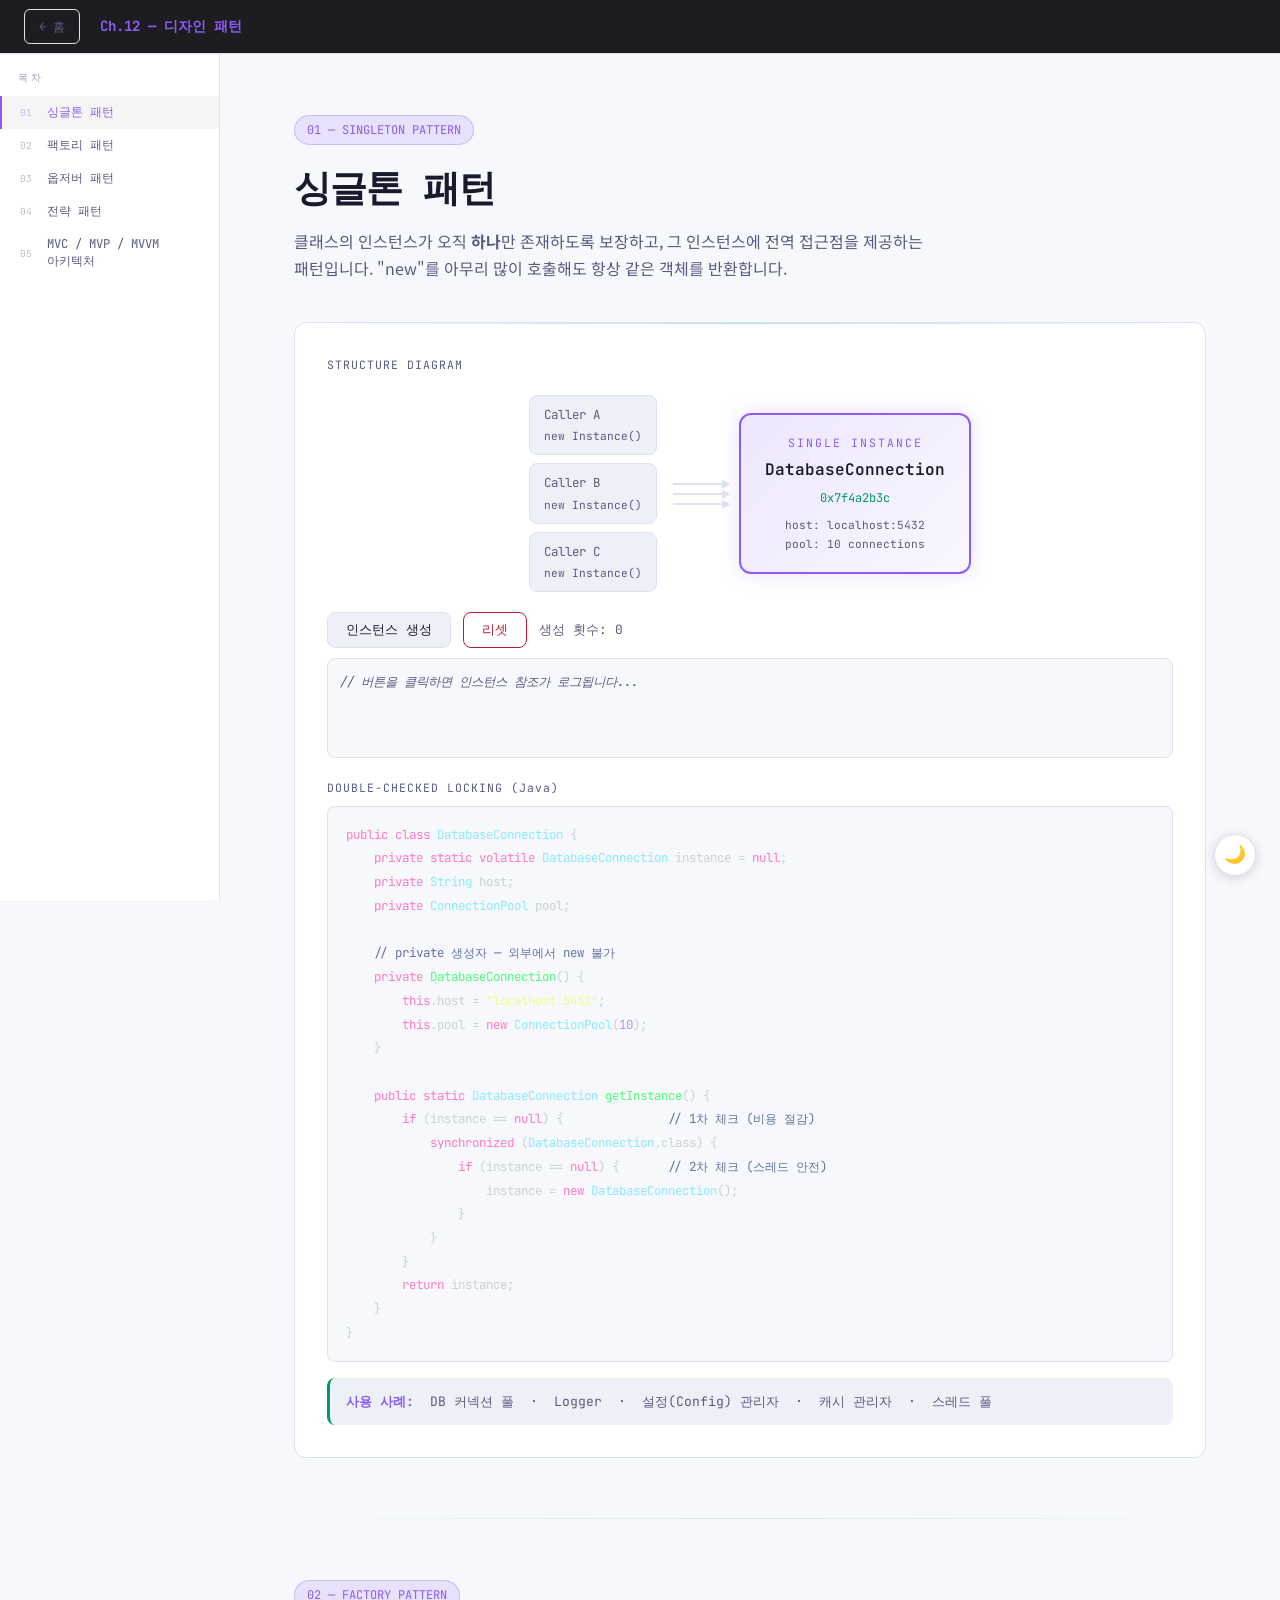
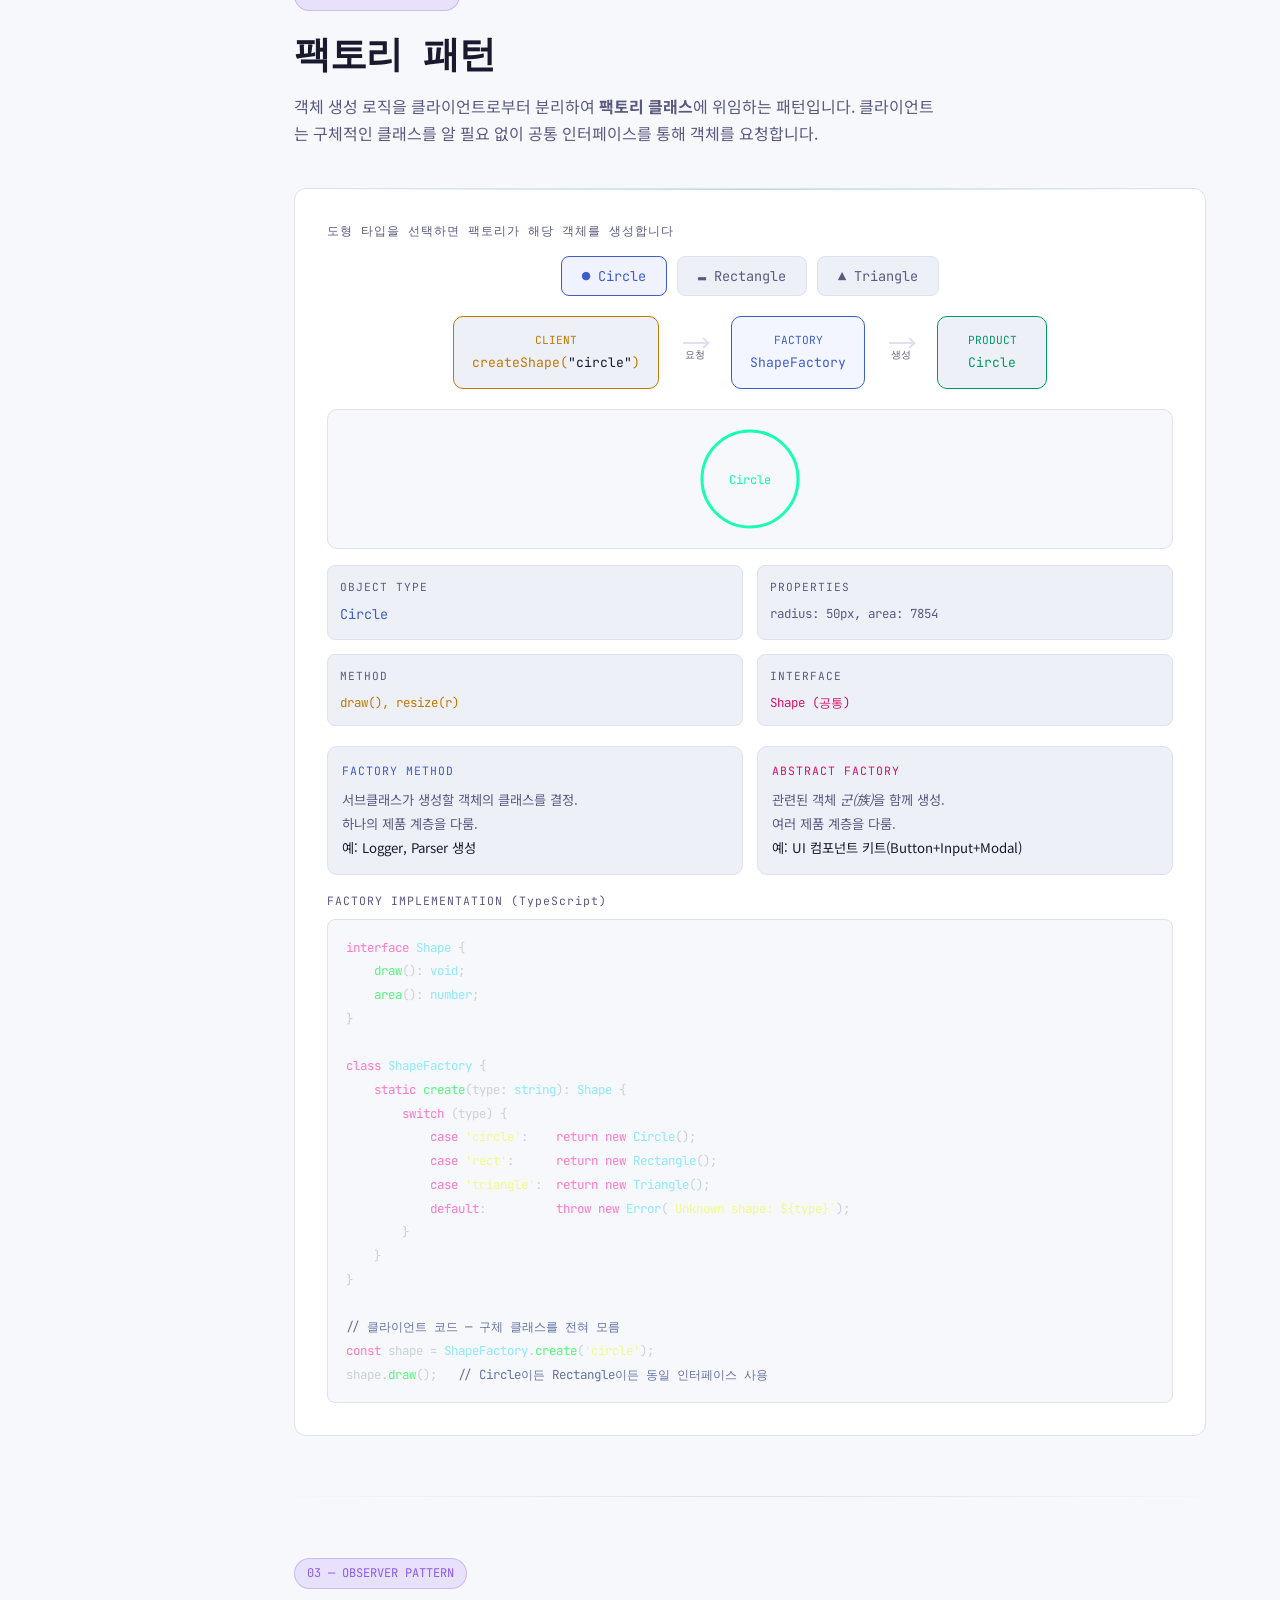
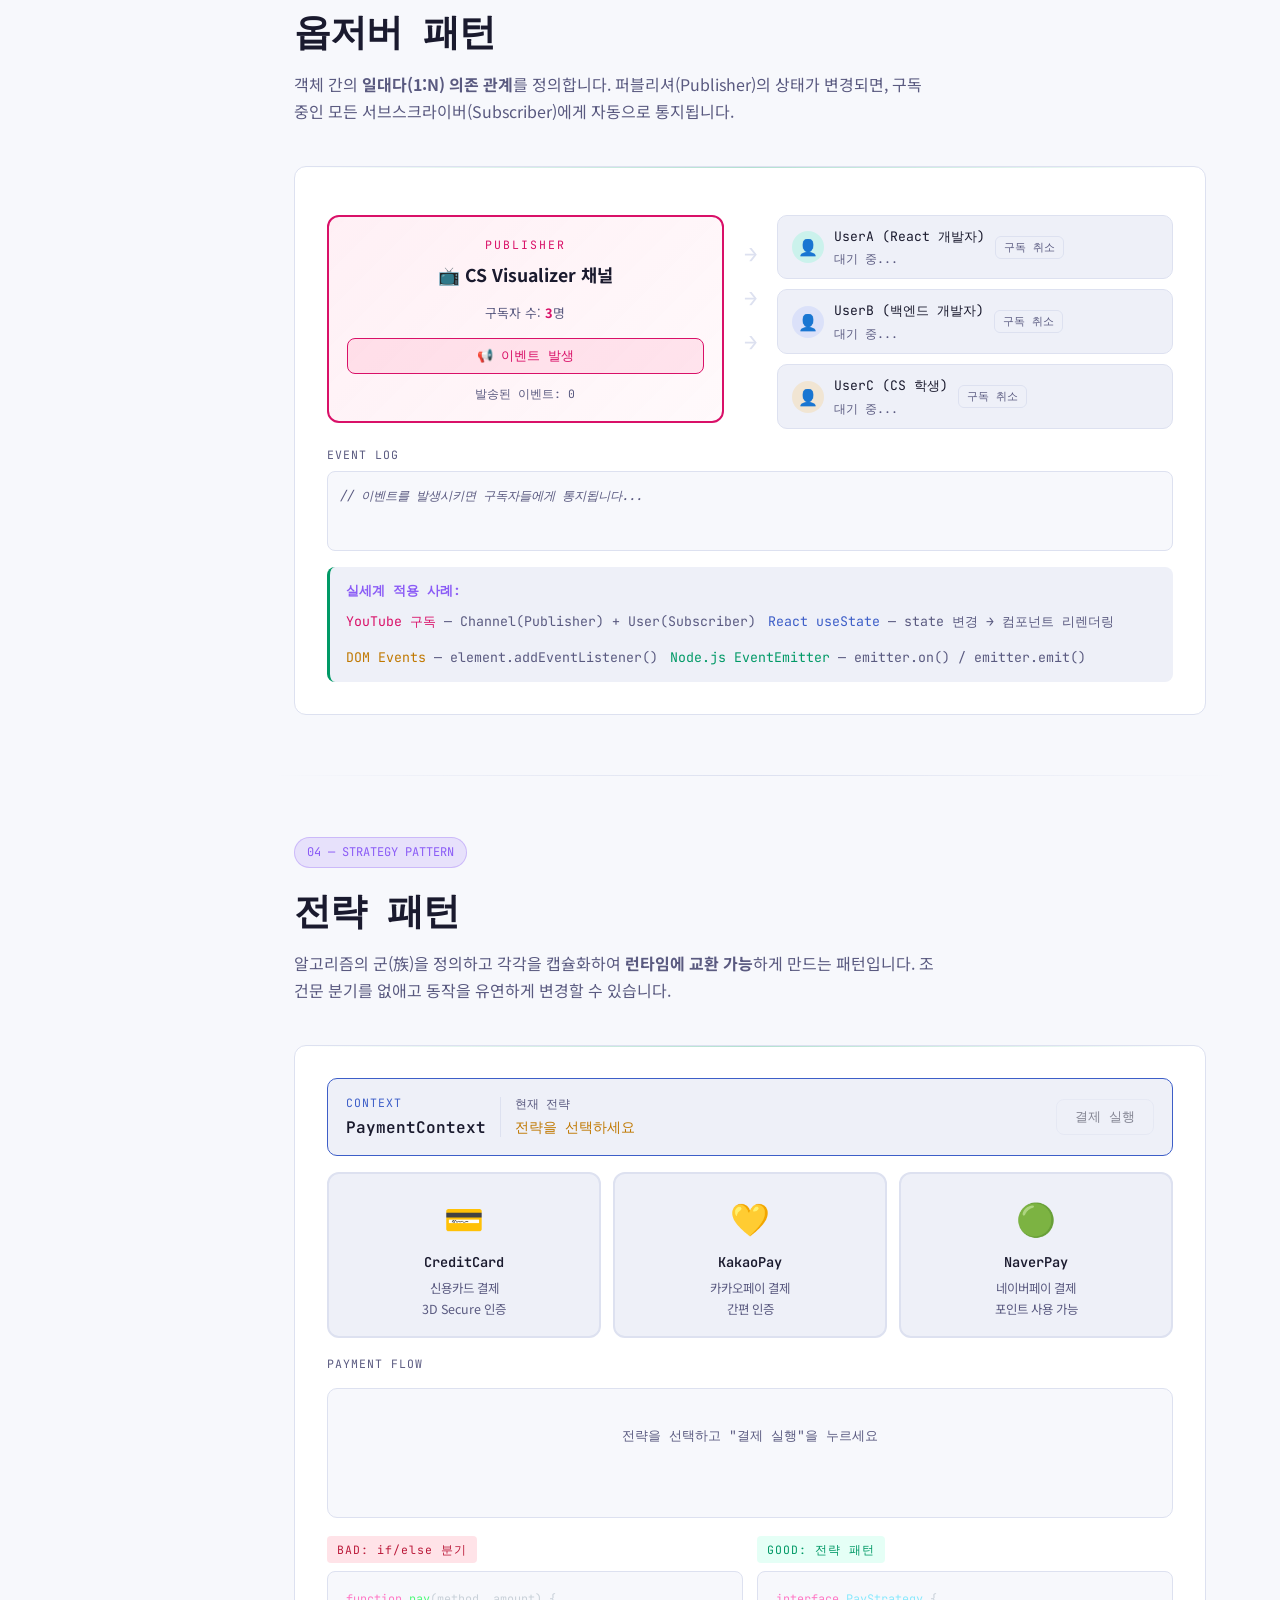
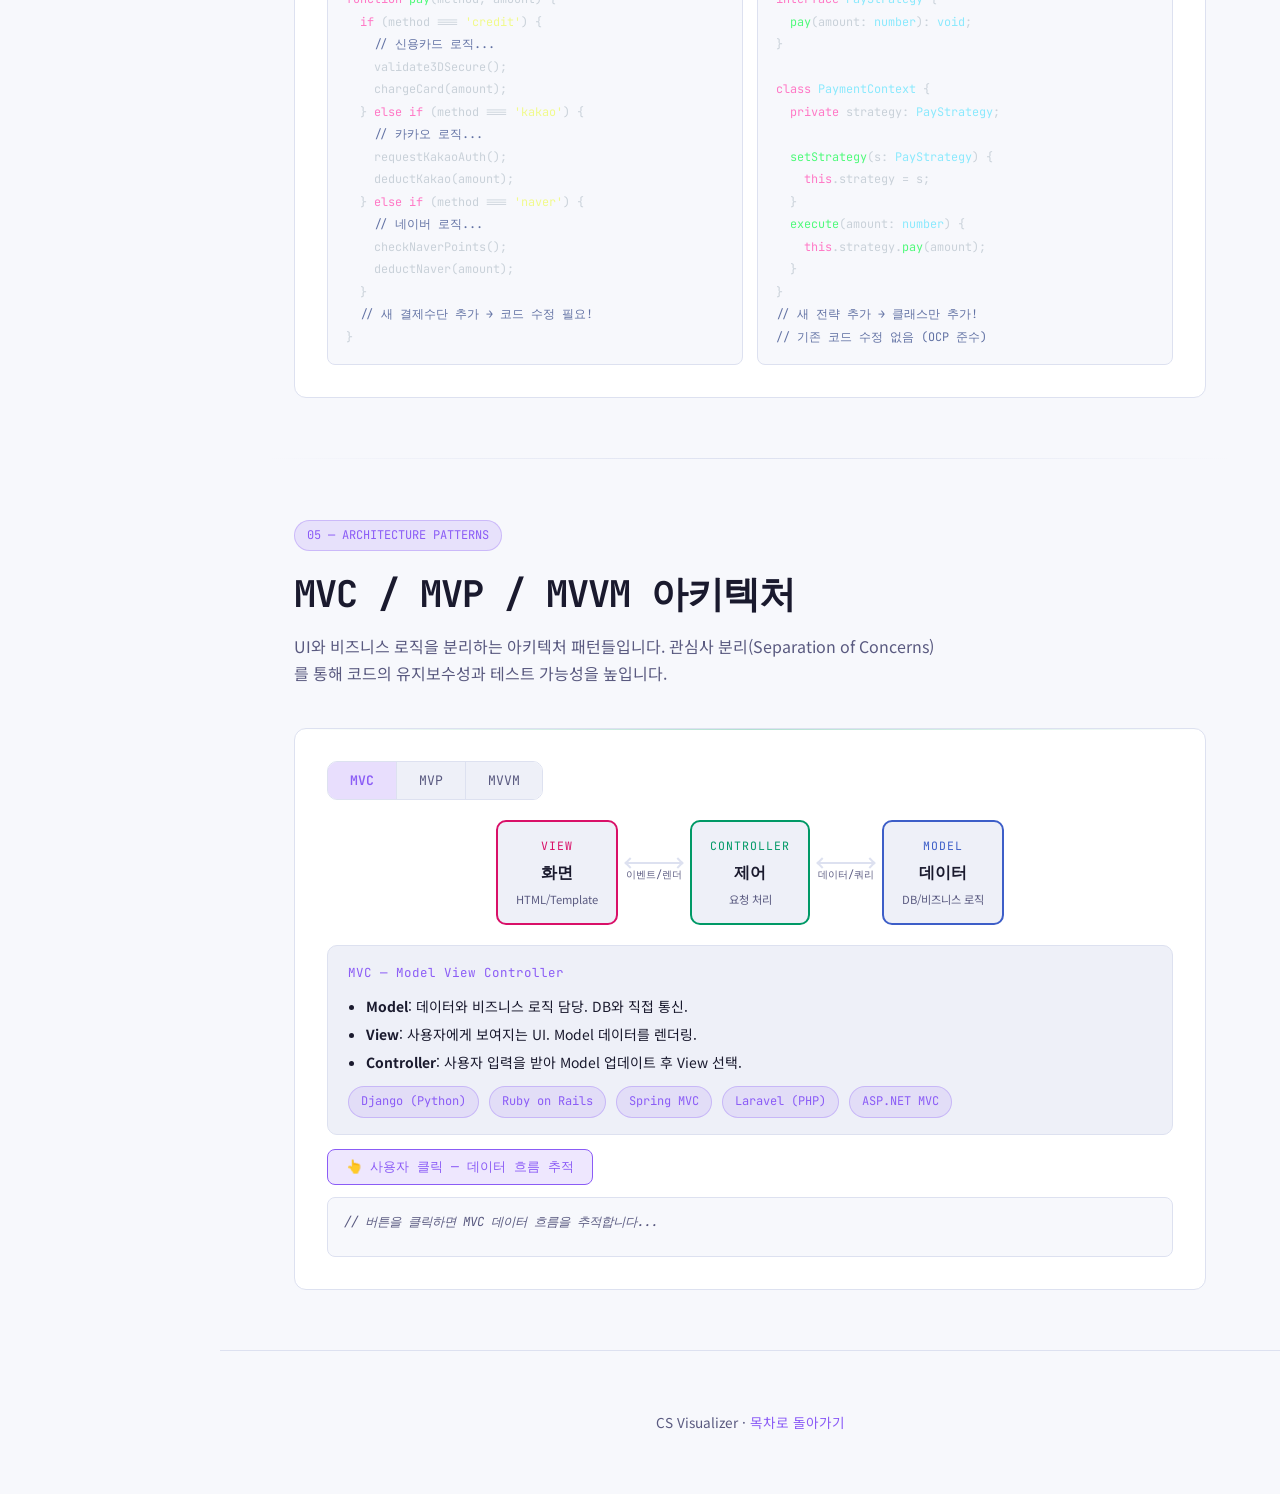
<file: ch12.html>
<!DOCTYPE html>
<html lang="ko">
<head>
<meta charset="UTF-8">
<meta name="viewport" content="width=device-width, initial-scale=1.0">
<title>Ch.12 디자인 패턴 | CS Visualizer</title>
<link href="https://fonts.googleapis.com/css2?family=JetBrains+Mono:wght@300;400;500;600;700&family=Noto+Sans+KR:wght@300;400;500;700&display=swap" rel="stylesheet">
<link rel="stylesheet" href="style.css">
<style>
/* ── Ch12 tag ── */
.tag-ch12 { background: rgba(139,92,246,0.15); color: #8b5cf6; border: 1px solid rgba(139,92,246,0.3); }

/* ── Shared helpers ── */
.flex-row { display: flex; gap: 12px; align-items: center; flex-wrap: wrap; }
.flex-col  { display: flex; flex-direction: column; gap: 10px; }
.code-block {
  background: var(--bg);
  border: 1px solid var(--border);
  border-radius: 8px;
  padding: 16px 18px;
  font-family: 'JetBrains Mono', monospace;
  font-size: 0.78rem;
  color: #c9d1d9;
  line-height: 1.9;
  overflow-x: auto;
  white-space: pre;
}
.kw  { color: #ff79c6; }
.fn  { color: #50fa7b; }
.str { color: #f1fa8c; }
.cm  { color: #6272a4; }
.num { color: #bd93f9; }
.cls { color: #8be9fd; }

/* ── Arrow helper ── */
.arrow-right { display: inline-block; margin: 0 6px; color: var(--text-dim); font-size: 1.1rem; }
.arrow-down  { display: block; text-align: center; color: var(--text-dim); font-size: 1.2rem; line-height: 1.2; }

/* ═══════════════════════════════════════════
   SECTION 1 — SINGLETON
════════════════════════════════════════════ */
.singleton-diagram {
  display: flex;
  align-items: center;
  gap: 0;
  justify-content: center;
  flex-wrap: wrap;
  margin: 20px 0;
}
.caller-stack {
  display: flex;
  flex-direction: column;
  gap: 8px;
}
.caller-box {
  background: var(--surface2);
  border: 1px solid var(--border);
  border-radius: 8px;
  padding: 8px 14px;
  font-family: 'JetBrains Mono', monospace;
  font-size: 0.78rem;
  color: var(--text-dim);
  transition: all 0.3s;
}
.caller-box.active {
  border-color: #8b5cf6;
  color: #8b5cf6;
  background: rgba(139,92,246,0.1);
  box-shadow: 0 0 10px rgba(139,92,246,0.2);
}
.arrows-middle {
  display: flex;
  flex-direction: column;
  gap: 8px;
  margin: 0 16px;
}
.arrow-line {
  width: 50px;
  height: 2px;
  background: var(--border);
  position: relative;
  transition: background 0.3s;
  align-self: center;
}
.arrow-line::after {
  content: '▶';
  position: absolute;
  right: -8px;
  top: -8px;
  font-size: 10px;
  color: var(--border);
  transition: color 0.3s;
}
.arrow-line.active { background: #8b5cf6; }
.arrow-line.active::after { color: #8b5cf6; }

.singleton-instance {
  background: linear-gradient(135deg, rgba(139,92,246,0.15), rgba(139,92,246,0.05));
  border: 2px solid #8b5cf6;
  border-radius: 12px;
  padding: 18px 24px;
  text-align: center;
  box-shadow: 0 0 20px rgba(139,92,246,0.2);
}
.singleton-instance .inst-label {
  font-family: 'JetBrains Mono', monospace;
  font-size: 0.72rem;
  color: #8b5cf6;
  letter-spacing: 2px;
  margin-bottom: 4px;
}
.singleton-instance .inst-name {
  font-family: 'JetBrains Mono', monospace;
  font-size: 1rem;
  font-weight: 600;
  color: var(--text);
}
.singleton-instance .inst-addr {
  font-family: 'JetBrains Mono', monospace;
  font-size: 0.75rem;
  color: var(--accent);
  margin-top: 4px;
}

.log-box {
  background: var(--bg);
  border: 1px solid var(--border);
  border-radius: 8px;
  padding: 12px;
  font-family: 'JetBrains Mono', monospace;
  font-size: 0.78rem;
  min-height: 100px;
  max-height: 200px;
  overflow-y: auto;
  color: var(--text-dim);
}
.log-entry { line-height: 2; border-bottom: 1px solid rgba(255,255,255,0.04); }
.log-entry .log-same  { color: var(--accent); }
.log-entry .log-addr  { color: #8b5cf6; }
.log-entry .log-label { color: var(--text-dim); }

/* ═══════════════════════════════════════════
   SECTION 2 — FACTORY
════════════════════════════════════════════ */
.factory-selector {
  display: flex;
  gap: 10px;
  justify-content: center;
  margin: 16px 0;
  flex-wrap: wrap;
}
.shape-btn {
  background: var(--surface2);
  border: 1px solid var(--border);
  border-radius: 8px;
  padding: 10px 20px;
  font-family: 'JetBrains Mono', monospace;
  font-size: 0.85rem;
  color: var(--text-dim);
  cursor: pointer;
  transition: all 0.25s;
}
.shape-btn:hover, .shape-btn.selected {
  border-color: var(--accent3);
  color: var(--accent3);
  background: rgba(107,138,255,0.1);
}
.factory-diagram {
  display: flex;
  align-items: center;
  justify-content: center;
  gap: 16px;
  margin: 20px 0;
  flex-wrap: wrap;
}
.factory-node {
  background: var(--surface2);
  border: 1px solid var(--border);
  border-radius: 10px;
  padding: 14px 18px;
  text-align: center;
  font-family: 'JetBrains Mono', monospace;
  font-size: 0.82rem;
  min-width: 110px;
  transition: all 0.3s;
}
.factory-node.client { border-color: var(--accent4); color: var(--accent4); }
.factory-node.factory-box { border-color: var(--accent3); color: var(--accent3); background: rgba(107,138,255,0.08); }
.factory-node.product { border-color: var(--accent); color: var(--accent); }
.factory-node.active-product {
  box-shadow: 0 0 16px rgba(0,255,170,0.3);
  transform: scale(1.05);
}
.shape-canvas {
  display: flex;
  align-items: center;
  justify-content: center;
  height: 140px;
  background: var(--bg);
  border: 1px solid var(--border);
  border-radius: 10px;
  margin: 16px 0;
  position: relative;
  overflow: hidden;
}
.shape-canvas svg { transition: all 0.4s; }
.shape-info-row {
  display: grid;
  grid-template-columns: 1fr 1fr;
  gap: 14px;
  margin-top: 14px;
}
.shape-info-card {
  background: var(--surface2);
  border: 1px solid var(--border);
  border-radius: 8px;
  padding: 12px;
}
.shape-info-card .card-label {
  font-family: 'JetBrains Mono', monospace;
  font-size: 0.7rem;
  color: var(--text-dim);
  letter-spacing: 1px;
  margin-bottom: 6px;
}

/* ═══════════════════════════════════════════
   SECTION 3 — OBSERVER
════════════════════════════════════════════ */
.observer-layout {
  display: grid;
  grid-template-columns: 1fr auto 1fr;
  gap: 20px;
  align-items: start;
  margin: 16px 0;
}
@media (max-width: 680px) {
  .observer-layout { grid-template-columns: 1fr; }
}
.publisher-box {
  background: linear-gradient(135deg, rgba(255,107,157,0.1), rgba(255,107,157,0.04));
  border: 2px solid var(--accent2);
  border-radius: 12px;
  padding: 18px;
  text-align: center;
}
.publisher-box .pub-title {
  font-family: 'JetBrains Mono', monospace;
  font-size: 0.72rem;
  letter-spacing: 2px;
  color: var(--accent2);
  margin-bottom: 6px;
}
.publisher-box .pub-name {
  font-size: 1.1rem;
  font-weight: 700;
  margin-bottom: 12px;
}
.observer-arrows {
  display: flex;
  flex-direction: column;
  align-items: center;
  justify-content: center;
  gap: 6px;
  font-family: 'JetBrains Mono', monospace;
  font-size: 1.4rem;
  color: var(--border);
  padding-top: 20px;
}
.observer-arrows.broadcasting {
  color: var(--accent2);
  animation: pulseArrow 0.5s ease-in-out 3;
}
@keyframes pulseArrow {
  0%,100% { opacity: 1; transform: scale(1); }
  50% { opacity: 0.4; transform: scale(0.9); }
}
.subscribers-col {
  display: flex;
  flex-direction: column;
  gap: 10px;
}
.subscriber-item {
  display: flex;
  align-items: center;
  gap: 10px;
  background: var(--surface2);
  border: 1px solid var(--border);
  border-radius: 10px;
  padding: 10px 14px;
  transition: all 0.3s;
  position: relative;
  overflow: hidden;
}
.subscriber-item::before {
  content: '';
  position: absolute;
  inset: 0;
  background: linear-gradient(90deg, rgba(0,255,170,0.15), transparent);
  transform: translateX(-100%);
  transition: transform 0.4s;
}
.subscriber-item.notified::before { transform: translateX(0); }
.subscriber-item.notified {
  border-color: var(--accent);
  box-shadow: 0 0 12px rgba(0,255,170,0.2);
}
.subscriber-item.removed {
  opacity: 0.3;
  border-style: dashed;
}
.sub-icon {
  width: 32px;
  height: 32px;
  border-radius: 50%;
  display: flex;
  align-items: center;
  justify-content: center;
  font-size: 1rem;
  flex-shrink: 0;
}
.sub-name {
  font-family: 'JetBrains Mono', monospace;
  font-size: 0.82rem;
  flex: 1;
}
.sub-status {
  font-family: 'JetBrains Mono', monospace;
  font-size: 0.72rem;
  color: var(--text-dim);
  transition: color 0.3s;
}
.subscriber-item.notified .sub-status { color: var(--accent); }

.obs-controls { display: flex; gap: 10px; flex-wrap: wrap; margin: 14px 0; }
.obs-log {
  background: var(--bg);
  border: 1px solid var(--border);
  border-radius: 8px;
  padding: 12px;
  font-family: 'JetBrains Mono', monospace;
  font-size: 0.77rem;
  min-height: 80px;
  max-height: 160px;
  overflow-y: auto;
  color: var(--text-dim);
  line-height: 2;
}

/* ═══════════════════════════════════════════
   SECTION 4 — STRATEGY
════════════════════════════════════════════ */
.strategy-grid {
  display: grid;
  grid-template-columns: repeat(3, 1fr);
  gap: 12px;
  margin: 16px 0;
}
@media (max-width: 600px) { .strategy-grid { grid-template-columns: 1fr; } }
.strategy-card {
  background: var(--surface2);
  border: 2px solid var(--border);
  border-radius: 12px;
  padding: 16px;
  cursor: pointer;
  transition: all 0.25s;
  text-align: center;
}
.strategy-card:hover { border-color: var(--accent3); background: rgba(107,138,255,0.08); }
.strategy-card.active {
  border-color: var(--accent4);
  background: rgba(255,170,0,0.1);
  box-shadow: 0 0 16px rgba(255,170,0,0.2);
}
.strategy-icon { font-size: 2rem; margin-bottom: 6px; }
.strategy-name {
  font-family: 'JetBrains Mono', monospace;
  font-size: 0.85rem;
  font-weight: 600;
  margin-bottom: 4px;
}
.strategy-desc { font-size: 0.78rem; color: var(--text-dim); }

.payment-flow {
  background: var(--bg);
  border: 1px solid var(--border);
  border-radius: 10px;
  padding: 16px;
  margin: 14px 0;
  min-height: 130px;
}
.payment-step {
  display: flex;
  align-items: center;
  gap: 10px;
  padding: 6px 0;
  font-family: 'JetBrains Mono', monospace;
  font-size: 0.8rem;
  opacity: 0;
  transform: translateX(-10px);
  transition: all 0.3s;
}
.payment-step.visible { opacity: 1; transform: translateX(0); }
.step-num {
  width: 22px;
  height: 22px;
  border-radius: 50%;
  background: var(--accent4);
  color: var(--bg);
  display: flex;
  align-items: center;
  justify-content: center;
  font-size: 0.7rem;
  font-weight: 700;
  flex-shrink: 0;
}
.context-box {
  background: var(--surface2);
  border: 1px solid var(--accent3);
  border-radius: 10px;
  padding: 14px 18px;
  margin-bottom: 14px;
  display: flex;
  align-items: center;
  gap: 14px;
  font-family: 'JetBrains Mono', monospace;
  font-size: 0.82rem;
}
.context-label {
  color: var(--accent3);
  font-size: 0.72rem;
  letter-spacing: 1px;
  margin-bottom: 2px;
}

.code-compare {
  display: grid;
  grid-template-columns: 1fr 1fr;
  gap: 14px;
  margin-top: 16px;
}
@media (max-width: 620px) { .code-compare { grid-template-columns: 1fr; } }
.compare-col-label {
  font-family: 'JetBrains Mono', monospace;
  font-size: 0.72rem;
  letter-spacing: 1px;
  margin-bottom: 8px;
  padding: 4px 10px;
  border-radius: 4px;
  display: inline-block;
}
.bad-label  { background: rgba(255,68,102,0.15); color: var(--danger); }
.good-label { background: rgba(0,255,170,0.1);   color: var(--accent); }

/* ═══════════════════════════════════════════
   SECTION 5 — MVC / MVP / MVVM
════════════════════════════════════════════ */
.arch-tabs {
  display: flex;
  gap: 0;
  border: 1px solid var(--border);
  border-radius: 10px;
  overflow: hidden;
  margin-bottom: 20px;
  width: fit-content;
}
.arch-tab {
  padding: 10px 22px;
  font-family: 'JetBrains Mono', monospace;
  font-size: 0.82rem;
  cursor: pointer;
  background: var(--surface2);
  color: var(--text-dim);
  border: none;
  transition: all 0.2s;
  border-right: 1px solid var(--border);
}
.arch-tab:last-child { border-right: none; }
.arch-tab:hover { background: rgba(139,92,246,0.1); color: var(--text); }
.arch-tab.active { background: rgba(139,92,246,0.2); color: #8b5cf6; font-weight: 600; }

.arch-panel { display: none; }
.arch-panel.active { display: block; }

.arch-diagram {
  display: flex;
  align-items: center;
  justify-content: center;
  gap: 0;
  margin: 20px 0;
  flex-wrap: wrap;
}
.arch-node {
  background: var(--surface2);
  border: 2px solid var(--border);
  border-radius: 10px;
  padding: 14px 18px;
  text-align: center;
  min-width: 110px;
  transition: all 0.4s;
  position: relative;
}
.arch-node .node-label {
  font-family: 'JetBrains Mono', monospace;
  font-size: 0.72rem;
  letter-spacing: 1px;
  margin-bottom: 4px;
}
.arch-node .node-name {
  font-family: 'JetBrains Mono', monospace;
  font-size: 1rem;
  font-weight: 700;
}
.arch-node.model   { border-color: var(--accent3); }
.arch-node.view    { border-color: var(--accent2); }
.arch-node.ctrl    { border-color: var(--accent);  }
.arch-node.presenter { border-color: var(--accent); }
.arch-node.viewmodel { border-color: var(--accent4); }
.arch-node.model   .node-label { color: var(--accent3); }
.arch-node.view    .node-label { color: var(--accent2); }
.arch-node.ctrl    .node-label { color: var(--accent);  }
.arch-node.presenter .node-label { color: var(--accent); }
.arch-node.viewmodel .node-label { color: var(--accent4); }

.arch-node.highlighted {
  box-shadow: 0 0 20px rgba(139,92,246,0.4);
  border-color: #8b5cf6 !important;
  transform: scale(1.06);
}

.arch-arrow {
  display: flex;
  flex-direction: column;
  align-items: center;
  padding: 0 8px;
  font-family: 'JetBrains Mono', monospace;
  font-size: 0.65rem;
  color: var(--text-dim);
  gap: 2px;
  min-width: 60px;
}
.arch-arrow .arr-line {
  height: 2px;
  width: 100%;
  background: var(--border);
  position: relative;
}
.arch-arrow .arr-label { text-align: center; white-space: nowrap; }
.arch-arrow.bidirectional .arr-line::before,
.arch-arrow.bidirectional .arr-line::after {
  content: '';
  position: absolute;
  width: 6px;
  height: 6px;
  border: 2px solid var(--border);
  border-left: none;
  border-bottom: none;
  top: -3px;
}
.arch-arrow.bidirectional .arr-line::after {
  right: 0; transform: rotate(45deg);
}
.arch-arrow.bidirectional .arr-line::before {
  left: 0; transform: rotate(-135deg);
}
.arch-arrow.unidirectional .arr-line::after {
  content: '';
  position: absolute;
  right: -1px; top: -3px;
  width: 6px; height: 6px;
  border: 2px solid var(--border);
  border-left: none; border-bottom: none;
  transform: rotate(45deg);
}

.arch-desc {
  background: var(--surface2);
  border: 1px solid var(--border);
  border-radius: 10px;
  padding: 16px 20px;
  margin: 14px 0;
  font-size: 0.87rem;
  line-height: 1.8;
}
.arch-desc .arch-desc-title {
  font-family: 'JetBrains Mono', monospace;
  font-size: 0.78rem;
  letter-spacing: 1px;
  margin-bottom: 8px;
  color: #8b5cf6;
}
.flow-trace {
  background: var(--bg);
  border: 1px solid var(--border);
  border-radius: 8px;
  padding: 12px 16px;
  margin-top: 12px;
  font-family: 'JetBrains Mono', monospace;
  font-size: 0.78rem;
  line-height: 2;
  min-height: 60px;
  color: var(--text-dim);
}
.flow-step { opacity: 0; transition: opacity 0.3s; }
.flow-step.show { opacity: 1; }
.flow-step .fs-label { color: #8b5cf6; }
.flow-step .fs-arrow { color: var(--accent4); margin: 0 6px; }

.realworld-row {
  display: flex;
  gap: 10px;
  flex-wrap: wrap;
  margin-top: 10px;
}
.rw-badge {
  background: rgba(139,92,246,0.12);
  border: 1px solid rgba(139,92,246,0.3);
  border-radius: 20px;
  padding: 4px 12px;
  font-family: 'JetBrains Mono', monospace;
  font-size: 0.75rem;
  color: #8b5cf6;
}
</style>
</head>
<body class="page-body">

<nav class="page-nav">
  <a href="index.html" class="nav-back">← 홈</a>
  <div class="nav-chapter-title" style="color:#8b5cf6">Ch.12 — 디자인 패턴</div>
  <div class="nav-sections">
    <a href="#singleton" class="nav-sec-link">싱글톤</a>
    <a href="#factory" class="nav-sec-link">팩토리</a>
    <a href="#observer" class="nav-sec-link">옵저버</a>
    <a href="#strategy" class="nav-sec-link">전략</a>
    <a href="#mvc" class="nav-sec-link">MVC/MVP/MVVM</a>
  </div>
</nav>

<!-- ══════════════════════════════════════════════
     SECTION 1 — 싱글톤 패턴
══════════════════════════════════════════════ -->
<section id="singleton">
  <div class="section-header">
    <div class="tag tag-ch12">01 — SINGLETON PATTERN</div>
    <h2>싱글톤 패턴</h2>
    <p>클래스의 인스턴스가 오직 <strong>하나</strong>만 존재하도록 보장하고, 그 인스턴스에 전역 접근점을 제공하는 패턴입니다. "new"를 아무리 많이 호출해도 항상 같은 객체를 반환합니다.</p>
  </div>

  <div class="viz-box">
    <!-- Diagram -->
    <div style="font-family:'JetBrains Mono',monospace;font-size:0.72rem;color:var(--text-dim);letter-spacing:1px;margin-bottom:12px;">STRUCTURE DIAGRAM</div>
    <div class="singleton-diagram">
      <div class="caller-stack">
        <div class="caller-box" id="caller1">Caller A<br><span style="color:var(--text-dim);font-size:0.7rem">new Instance()</span></div>
        <div class="caller-box" id="caller2">Caller B<br><span style="color:var(--text-dim);font-size:0.7rem">new Instance()</span></div>
        <div class="caller-box" id="caller3">Caller C<br><span style="color:var(--text-dim);font-size:0.7rem">new Instance()</span></div>
      </div>
      <div class="arrows-middle">
        <div class="arrow-line" id="arr1"></div>
        <div class="arrow-line" id="arr2"></div>
        <div class="arrow-line" id="arr3"></div>
      </div>
      <div class="singleton-instance">
        <div class="inst-label">SINGLE INSTANCE</div>
        <div class="inst-name">DatabaseConnection</div>
        <div class="inst-addr" id="singletonAddr">0x7f4a2b3c</div>
        <div style="margin-top:8px;font-family:'JetBrains Mono',monospace;font-size:0.7rem;color:var(--text-dim)">host: localhost:5432<br>pool: 10 connections</div>
      </div>
    </div>

    <!-- Button + log -->
    <div class="flex-row" style="margin:16px 0 10px">
      <button class="btn" onclick="createSingletonInstance()">인스턴스 생성</button>
      <button class="btn" onclick="resetSingleton()" style="background:transparent;border-color:var(--danger);color:var(--danger)">리셋</button>
      <span id="singletonCount" style="font-family:'JetBrains Mono',monospace;font-size:0.8rem;color:var(--text-dim)">생성 횟수: 0</span>
    </div>
    <div class="log-box" id="singletonLog">
      <div style="color:var(--text-dim);font-style:italic">// 버튼을 클릭하면 인스턴스 참조가 로그됩니다...</div>
    </div>

    <!-- Code snippet -->
    <div style="margin-top:20px;font-family:'JetBrains Mono',monospace;font-size:0.72rem;color:var(--text-dim);letter-spacing:1px;margin-bottom:8px;">DOUBLE-CHECKED LOCKING (Java)</div>
    <div class="code-block"><span class="kw">public class</span> <span class="cls">DatabaseConnection</span> {
    <span class="kw">private static volatile</span> <span class="cls">DatabaseConnection</span> instance = <span class="kw">null</span>;
    <span class="kw">private</span> <span class="cls">String</span> host;
    <span class="kw">private</span> <span class="cls">ConnectionPool</span> pool;

    <span class="cm">// private 생성자 — 외부에서 new 불가</span>
    <span class="kw">private</span> <span class="fn">DatabaseConnection</span>() {
        <span class="kw">this</span>.host = <span class="str">"localhost:5432"</span>;
        <span class="kw">this</span>.pool = <span class="kw">new</span> <span class="cls">ConnectionPool</span>(<span class="num">10</span>);
    }

    <span class="kw">public static</span> <span class="cls">DatabaseConnection</span> <span class="fn">getInstance</span>() {
        <span class="kw">if</span> (instance == <span class="kw">null</span>) {               <span class="cm">// 1차 체크 (비용 절감)</span>
            <span class="kw">synchronized</span> (<span class="cls">DatabaseConnection</span>.class) {
                <span class="kw">if</span> (instance == <span class="kw">null</span>) {       <span class="cm">// 2차 체크 (스레드 안전)</span>
                    instance = <span class="kw">new</span> <span class="cls">DatabaseConnection</span>();
                }
            }
        }
        <span class="kw">return</span> instance;
    }
}</div>

    <!-- Use cases -->
    <div class="info-text" style="margin-top:16px">
      <strong style="color:#8b5cf6">사용 사례:</strong>&nbsp;
      DB 커넥션 풀 &nbsp;·&nbsp; Logger &nbsp;·&nbsp; 설정(Config) 관리자 &nbsp;·&nbsp; 캐시 관리자 &nbsp;·&nbsp; 스레드 풀
    </div>
  </div>
</section>

<div class="section-divider"></div>

<!-- ══════════════════════════════════════════════
     SECTION 2 — 팩토리 패턴
══════════════════════════════════════════════ -->
<section id="factory">
  <div class="section-header">
    <div class="tag tag-ch12">02 — FACTORY PATTERN</div>
    <h2>팩토리 패턴</h2>
    <p>객체 생성 로직을 클라이언트로부터 분리하여 <strong>팩토리 클래스</strong>에 위임하는 패턴입니다. 클라이언트는 구체적인 클래스를 알 필요 없이 공통 인터페이스를 통해 객체를 요청합니다.</p>
  </div>

  <div class="viz-box">
    <!-- Shape selector -->
    <div style="font-family:'JetBrains Mono',monospace;font-size:0.72rem;color:var(--text-dim);letter-spacing:1px;margin-bottom:10px;">도형 타입을 선택하면 팩토리가 해당 객체를 생성합니다</div>
    <div class="factory-selector">
      <button class="shape-btn selected" id="btn-circle"    onclick="selectShape('circle')">● Circle</button>
      <button class="shape-btn"          id="btn-rect"      onclick="selectShape('rect')">▬ Rectangle</button>
      <button class="shape-btn"          id="btn-triangle"  onclick="selectShape('triangle')">▲ Triangle</button>
    </div>

    <!-- Flow diagram -->
    <div class="factory-diagram">
      <div class="factory-node client">
        <div style="font-size:0.7rem;margin-bottom:2px;color:var(--accent4)">CLIENT</div>
        <div style="font-size:0.82rem">createShape(<span id="factoryArg" style="color:var(--text)">"circle"</span>)</div>
      </div>
      <div class="arch-arrow unidirectional" style="min-width:40px">
        <div class="arr-line"></div>
        <div class="arr-label">요청</div>
      </div>
      <div class="factory-node factory-box">
        <div style="font-size:0.7rem;margin-bottom:2px">FACTORY</div>
        <div>ShapeFactory</div>
      </div>
      <div class="arch-arrow unidirectional" style="min-width:40px">
        <div class="arr-line"></div>
        <div class="arr-label">생성</div>
      </div>
      <div class="factory-node product" id="factoryProduct">
        <div style="font-size:0.7rem;margin-bottom:2px;color:var(--accent)">PRODUCT</div>
        <div id="factoryProductName">Circle</div>
      </div>
    </div>

    <!-- Shape canvas -->
    <div class="shape-canvas" id="shapeCanvas">
      <svg id="shapeSVG" width="120" height="120" viewBox="0 0 120 120"></svg>
    </div>

    <!-- Object properties -->
    <div class="shape-info-row">
      <div class="shape-info-card">
        <div class="card-label">OBJECT TYPE</div>
        <div style="font-family:'JetBrains Mono',monospace;font-size:0.85rem;color:var(--accent3)" id="shapeType">Circle</div>
      </div>
      <div class="shape-info-card">
        <div class="card-label">PROPERTIES</div>
        <div style="font-family:'JetBrains Mono',monospace;font-size:0.78rem;color:var(--text-dim)" id="shapeProps">radius: 50, area: 7854</div>
      </div>
      <div class="shape-info-card">
        <div class="card-label">METHOD</div>
        <div style="font-family:'JetBrains Mono',monospace;font-size:0.78rem;color:var(--accent4)" id="shapeMethod">draw(), resize(n)</div>
      </div>
      <div class="shape-info-card">
        <div class="card-label">INTERFACE</div>
        <div style="font-family:'JetBrains Mono',monospace;font-size:0.78rem;color:var(--accent2)">Shape (공통)</div>
      </div>
    </div>

    <!-- Factory Method vs Abstract Factory -->
    <div style="margin-top:20px;display:grid;grid-template-columns:1fr 1fr;gap:14px;">
      <div style="background:var(--surface2);border:1px solid var(--border);border-radius:10px;padding:14px">
        <div style="font-family:'JetBrains Mono',monospace;font-size:0.72rem;color:var(--accent3);letter-spacing:1px;margin-bottom:8px">FACTORY METHOD</div>
        <div style="font-size:0.83rem;line-height:1.8;color:var(--text-dim)">
          서브클래스가 생성할 객체의 클래스를 결정.<br>
          하나의 제품 계층을 다룸.<br>
          <span style="color:var(--text)">예: Logger, Parser 생성</span>
        </div>
      </div>
      <div style="background:var(--surface2);border:1px solid var(--border);border-radius:10px;padding:14px">
        <div style="font-family:'JetBrains Mono',monospace;font-size:0.72rem;color:var(--accent2);letter-spacing:1px;margin-bottom:8px">ABSTRACT FACTORY</div>
        <div style="font-size:0.83rem;line-height:1.8;color:var(--text-dim)">
          관련된 객체 <em>군(族)</em>을 함께 생성.<br>
          여러 제품 계층을 다룸.<br>
          <span style="color:var(--text)">예: UI 컴포넌트 키트(Button+Input+Modal)</span>
        </div>
      </div>
    </div>

    <!-- Code -->
    <div style="margin-top:16px;font-family:'JetBrains Mono',monospace;font-size:0.72rem;color:var(--text-dim);letter-spacing:1px;margin-bottom:8px">FACTORY IMPLEMENTATION (TypeScript)</div>
    <div class="code-block"><span class="kw">interface</span> <span class="cls">Shape</span> {
    <span class="fn">draw</span>(): <span class="cls">void</span>;
    <span class="fn">area</span>(): <span class="cls">number</span>;
}

<span class="kw">class</span> <span class="cls">ShapeFactory</span> {
    <span class="kw">static</span> <span class="fn">create</span>(type: <span class="cls">string</span>): <span class="cls">Shape</span> {
        <span class="kw">switch</span> (type) {
            <span class="kw">case</span> <span class="str">'circle'</span>:    <span class="kw">return new</span> <span class="cls">Circle</span>();
            <span class="kw">case</span> <span class="str">'rect'</span>:      <span class="kw">return new</span> <span class="cls">Rectangle</span>();
            <span class="kw">case</span> <span class="str">'triangle'</span>:  <span class="kw">return new</span> <span class="cls">Triangle</span>();
            <span class="kw">default</span>:          <span class="kw">throw new</span> <span class="cls">Error</span>(<span class="str">`Unknown shape: ${type}`</span>);
        }
    }
}

<span class="cm">// 클라이언트 코드 — 구체 클래스를 전혀 모름</span>
<span class="kw">const</span> shape = <span class="cls">ShapeFactory</span>.<span class="fn">create</span>(<span class="str">'circle'</span>);
shape.<span class="fn">draw</span>();   <span class="cm">// Circle이든 Rectangle이든 동일 인터페이스 사용</span></div>
  </div>
</section>

<div class="section-divider"></div>

<!-- ══════════════════════════════════════════════
     SECTION 3 — 옵저버 패턴
══════════════════════════════════════════════ -->
<section id="observer">
  <div class="section-header">
    <div class="tag tag-ch12">03 — OBSERVER PATTERN</div>
    <h2>옵저버 패턴</h2>
    <p>객체 간의 <strong>일대다(1:N) 의존 관계</strong>를 정의합니다. 퍼블리셔(Publisher)의 상태가 변경되면, 구독 중인 모든 서브스크라이버(Subscriber)에게 자동으로 통지됩니다.</p>
  </div>

  <div class="viz-box">
    <div class="observer-layout">
      <!-- Publisher -->
      <div class="publisher-box">
        <div class="pub-title">PUBLISHER</div>
        <div class="pub-name">📺 CS Visualizer 채널</div>
        <div style="font-size:0.8rem;color:var(--text-dim);margin-bottom:14px">구독자 수: <span id="subCount" style="color:var(--accent2);font-weight:700">3</span>명</div>
        <button class="btn" style="width:100%;background:rgba(255,107,157,0.15);border-color:var(--accent2);color:var(--accent2)" onclick="broadcastEvent()">
          📢 이벤트 발생
        </button>
        <div style="margin-top:10px;font-family:'JetBrains Mono',monospace;font-size:0.72rem;color:var(--text-dim)" id="pubEventCount">발송된 이벤트: 0</div>
      </div>

      <!-- Arrows -->
      <div class="observer-arrows" id="obsArrows">
        <div>→</div>
        <div>→</div>
        <div>→</div>
      </div>

      <!-- Subscribers -->
      <div class="subscribers-col">
        <div class="subscriber-item" id="sub0">
          <div class="sub-icon" style="background:rgba(0,255,170,0.15);color:var(--accent)">👤</div>
          <div class="flex-col" style="gap:1px">
            <div class="sub-name">UserA (React 개발자)</div>
            <div class="sub-status" id="sub0status">대기 중...</div>
          </div>
          <button onclick="toggleSubscriber(0)" style="background:transparent;border:1px solid var(--border);border-radius:6px;padding:3px 8px;font-family:'JetBrains Mono',monospace;font-size:0.7rem;color:var(--text-dim);cursor:pointer" id="sub0btn">구독 취소</button>
        </div>
        <div class="subscriber-item" id="sub1">
          <div class="sub-icon" style="background:rgba(107,138,255,0.15);color:var(--accent3)">👤</div>
          <div class="flex-col" style="gap:1px">
            <div class="sub-name">UserB (백엔드 개발자)</div>
            <div class="sub-status" id="sub1status">대기 중...</div>
          </div>
          <button onclick="toggleSubscriber(1)" style="background:transparent;border:1px solid var(--border);border-radius:6px;padding:3px 8px;font-family:'JetBrains Mono',monospace;font-size:0.7rem;color:var(--text-dim);cursor:pointer" id="sub1btn">구독 취소</button>
        </div>
        <div class="subscriber-item" id="sub2">
          <div class="sub-icon" style="background:rgba(255,170,0,0.15);color:var(--accent4)">👤</div>
          <div class="flex-col" style="gap:1px">
            <div class="sub-name">UserC (CS 학생)</div>
            <div class="sub-status" id="sub2status">대기 중...</div>
          </div>
          <button onclick="toggleSubscriber(2)" style="background:transparent;border:1px solid var(--border);border-radius:6px;padding:3px 8px;font-family:'JetBrains Mono',monospace;font-size:0.7rem;color:var(--text-dim);cursor:pointer" id="sub2btn">구독 취소</button>
        </div>
      </div>
    </div>

    <!-- Event log -->
    <div style="font-family:'JetBrains Mono',monospace;font-size:0.72rem;color:var(--text-dim);letter-spacing:1px;margin:14px 0 6px">EVENT LOG</div>
    <div class="obs-log" id="obsLog">
      <div style="color:var(--text-dim);font-style:italic">// 이벤트를 발생시키면 구독자들에게 통지됩니다...</div>
    </div>

    <!-- Real-world examples -->
    <div class="info-text" style="margin-top:16px">
      <strong style="color:#8b5cf6">실세계 적용 사례:</strong>
      <div style="margin-top:8px;display:flex;gap:12px;flex-wrap:wrap">
        <div style="font-size:0.83rem"><span style="color:var(--accent2)">YouTube 구독</span> — Channel(Publisher) + User(Subscriber)</div>
        <div style="font-size:0.83rem"><span style="color:var(--accent3)">React useState</span> — state 변경 → 컴포넌트 리렌더링</div>
        <div style="font-size:0.83rem"><span style="color:var(--accent4)">DOM Events</span> — element.addEventListener()</div>
        <div style="font-size:0.83rem"><span style="color:var(--accent)">Node.js EventEmitter</span> — emitter.on() / emitter.emit()</div>
      </div>
    </div>
  </div>
</section>

<div class="section-divider"></div>

<!-- ══════════════════════════════════════════════
     SECTION 4 — 전략 패턴
══════════════════════════════════════════════ -->
<section id="strategy">
  <div class="section-header">
    <div class="tag tag-ch12">04 — STRATEGY PATTERN</div>
    <h2>전략 패턴</h2>
    <p>알고리즘의 군(族)을 정의하고 각각을 캡슐화하여 <strong>런타임에 교환 가능</strong>하게 만드는 패턴입니다. 조건문 분기를 없애고 동작을 유연하게 변경할 수 있습니다.</p>
  </div>

  <div class="viz-box">
    <!-- Context -->
    <div class="context-box">
      <div>
        <div class="context-label">CONTEXT</div>
        <div style="font-family:'JetBrains Mono',monospace;font-size:1rem;font-weight:600">PaymentContext</div>
      </div>
      <div style="width:1px;height:40px;background:var(--border)"></div>
      <div style="flex:1">
        <div style="font-family:'JetBrains Mono',monospace;font-size:0.72rem;color:var(--text-dim);margin-bottom:2px">현재 전략</div>
        <div style="font-family:'JetBrains Mono',monospace;font-size:0.88rem;color:var(--accent4)" id="currentStrategy">전략을 선택하세요</div>
      </div>
      <div>
        <button class="btn" onclick="executePayment()" id="payBtn" disabled style="opacity:0.5">결제 실행</button>
      </div>
    </div>

    <!-- Strategy cards -->
    <div class="strategy-grid">
      <div class="strategy-card" id="sc-credit" onclick="selectStrategy('credit')">
        <div class="strategy-icon">💳</div>
        <div class="strategy-name">CreditCard</div>
        <div class="strategy-desc">신용카드 결제<br>3D Secure 인증</div>
      </div>
      <div class="strategy-card" id="sc-kakao" onclick="selectStrategy('kakao')">
        <div class="strategy-icon">💛</div>
        <div class="strategy-name">KakaoPay</div>
        <div class="strategy-desc">카카오페이 결제<br>간편 인증</div>
      </div>
      <div class="strategy-card" id="sc-naver" onclick="selectStrategy('naver')">
        <div class="strategy-icon">🟢</div>
        <div class="strategy-name">NaverPay</div>
        <div class="strategy-desc">네이버페이 결제<br>포인트 사용 가능</div>
      </div>
    </div>

    <!-- Payment flow -->
    <div style="font-family:'JetBrains Mono',monospace;font-size:0.72rem;color:var(--text-dim);letter-spacing:1px;margin-bottom:8px">PAYMENT FLOW</div>
    <div class="payment-flow" id="paymentFlow">
      <div style="font-family:'JetBrains Mono',monospace;font-size:0.82rem;color:var(--text-dim);padding:20px 0;text-align:center">전략을 선택하고 "결제 실행"을 누르세요</div>
    </div>

    <!-- Code compare -->
    <div class="code-compare">
      <div>
        <div class="compare-col-label bad-label">BAD: if/else 분기</div>
        <div class="code-block" style="font-size:0.74rem"><span class="kw">function</span> <span class="fn">pay</span>(method, amount) {
  <span class="kw">if</span> (method === <span class="str">'credit'</span>) {
    <span class="cm">// 신용카드 로직...</span>
    validate3DSecure();
    chargeCard(amount);
  } <span class="kw">else if</span> (method === <span class="str">'kakao'</span>) {
    <span class="cm">// 카카오 로직...</span>
    requestKakaoAuth();
    deductKakao(amount);
  } <span class="kw">else if</span> (method === <span class="str">'naver'</span>) {
    <span class="cm">// 네이버 로직...</span>
    checkNaverPoints();
    deductNaver(amount);
  }
  <span class="cm">// 새 결제수단 추가 → 코드 수정 필요!</span>
}</div>
      </div>
      <div>
        <div class="compare-col-label good-label">GOOD: 전략 패턴</div>
        <div class="code-block" style="font-size:0.74rem"><span class="kw">interface</span> <span class="cls">PayStrategy</span> {
  <span class="fn">pay</span>(amount: <span class="cls">number</span>): <span class="cls">void</span>;
}

<span class="kw">class</span> <span class="cls">PaymentContext</span> {
  <span class="kw">private</span> strategy: <span class="cls">PayStrategy</span>;

  <span class="fn">setStrategy</span>(s: <span class="cls">PayStrategy</span>) {
    <span class="kw">this</span>.strategy = s;
  }
  <span class="fn">execute</span>(amount: <span class="cls">number</span>) {
    <span class="kw">this</span>.strategy.<span class="fn">pay</span>(amount);
  }
}
<span class="cm">// 새 전략 추가 → 클래스만 추가!</span>
<span class="cm">// 기존 코드 수정 없음 (OCP 준수)</span></div>
      </div>
    </div>
  </div>
</section>

<div class="section-divider"></div>

<!-- ══════════════════════════════════════════════
     SECTION 5 — MVC / MVP / MVVM
══════════════════════════════════════════════ -->
<section id="mvc">
  <div class="section-header">
    <div class="tag tag-ch12">05 — ARCHITECTURE PATTERNS</div>
    <h2>MVC / MVP / MVVM 아키텍처</h2>
    <p>UI와 비즈니스 로직을 분리하는 아키텍처 패턴들입니다. 관심사 분리(Separation of Concerns)를 통해 코드의 유지보수성과 테스트 가능성을 높입니다.</p>
  </div>

  <div class="viz-box">
    <!-- Tabs -->
    <div class="arch-tabs">
      <button class="arch-tab active" onclick="switchArch('mvc')">MVC</button>
      <button class="arch-tab" onclick="switchArch('mvp')">MVP</button>
      <button class="arch-tab" onclick="switchArch('mvvm')">MVVM</button>
    </div>

    <!-- ─── MVC Panel ─── -->
    <div class="arch-panel active" id="panel-mvc">
      <div class="arch-diagram">
        <div class="arch-node view" id="mvc-view">
          <div class="node-label">VIEW</div>
          <div class="node-name">화면</div>
          <div style="font-size:0.7rem;color:var(--text-dim);margin-top:4px">HTML/Template</div>
        </div>
        <div class="arch-arrow bidirectional" style="min-width:55px">
          <div class="arr-line"></div>
          <div class="arr-label" style="font-size:0.65rem;color:var(--text-dim)">이벤트/렌더</div>
        </div>
        <div class="arch-node ctrl" id="mvc-ctrl">
          <div class="node-label">CONTROLLER</div>
          <div class="node-name">제어</div>
          <div style="font-size:0.7rem;color:var(--text-dim);margin-top:4px">요청 처리</div>
        </div>
        <div class="arch-arrow bidirectional" style="min-width:55px">
          <div class="arr-line"></div>
          <div class="arr-label" style="font-size:0.65rem;color:var(--text-dim)">데이터/쿼리</div>
        </div>
        <div class="arch-node model" id="mvc-model">
          <div class="node-label">MODEL</div>
          <div class="node-name">데이터</div>
          <div style="font-size:0.7rem;color:var(--text-dim);margin-top:4px">DB/비즈니스 로직</div>
        </div>
      </div>
      <div class="arch-desc">
        <div class="arch-desc-title">MVC — Model View Controller</div>
        <ul style="padding-left:18px;line-height:2">
          <li><strong>Model</strong>: 데이터와 비즈니스 로직 담당. DB와 직접 통신.</li>
          <li><strong>View</strong>: 사용자에게 보여지는 UI. Model 데이터를 렌더링.</li>
          <li><strong>Controller</strong>: 사용자 입력을 받아 Model 업데이트 후 View 선택.</li>
        </ul>
        <div class="realworld-row">
          <div class="rw-badge">Django (Python)</div>
          <div class="rw-badge">Ruby on Rails</div>
          <div class="rw-badge">Spring MVC</div>
          <div class="rw-badge">Laravel (PHP)</div>
          <div class="rw-badge">ASP.NET MVC</div>
        </div>
      </div>
      <div>
        <button class="btn" style="background:rgba(139,92,246,0.15);border-color:#8b5cf6;color:#8b5cf6" onclick="traceFlow('mvc')">
          👆 사용자 클릭 — 데이터 흐름 추적
        </button>
        <div class="flow-trace" id="trace-mvc">
          <span style="color:var(--text-dim);font-style:italic">// 버튼을 클릭하면 MVC 데이터 흐름을 추적합니다...</span>
        </div>
      </div>
    </div>

    <!-- ─── MVP Panel ─── -->
    <div class="arch-panel" id="panel-mvp">
      <div class="arch-diagram">
        <div class="arch-node view" id="mvp-view">
          <div class="node-label">VIEW</div>
          <div class="node-name">화면</div>
          <div style="font-size:0.7rem;color:var(--text-dim);margin-top:4px">수동적 (Passive)</div>
        </div>
        <div class="arch-arrow bidirectional" style="min-width:55px">
          <div class="arr-line"></div>
          <div class="arr-label" style="font-size:0.65rem;color:var(--text-dim)">인터페이스</div>
        </div>
        <div class="arch-node presenter" id="mvp-presenter">
          <div class="node-label">PRESENTER</div>
          <div class="node-name">발표자</div>
          <div style="font-size:0.7rem;color:var(--text-dim);margin-top:4px">모든 로직 담당</div>
        </div>
        <div class="arch-arrow bidirectional" style="min-width:55px">
          <div class="arr-line"></div>
          <div class="arr-label" style="font-size:0.65rem;color:var(--text-dim)">데이터</div>
        </div>
        <div class="arch-node model" id="mvp-model">
          <div class="node-label">MODEL</div>
          <div class="node-name">데이터</div>
          <div style="font-size:0.7rem;color:var(--text-dim);margin-top:4px">저장소</div>
        </div>
      </div>
      <div class="arch-desc">
        <div class="arch-desc-title">MVP — Model View Presenter</div>
        <ul style="padding-left:18px;line-height:2">
          <li><strong>View</strong>: 완전히 수동적. UI 이벤트를 Presenter에게 위임.</li>
          <li><strong>Presenter</strong>: View와 Model 사이의 중재자. 모든 UI 로직 포함.</li>
          <li><strong>Model</strong>: 데이터 계층. Presenter만 접근 가능.</li>
        </ul>
        <div style="margin-top:8px;font-size:0.83rem;color:var(--accent)">View가 Presenter를 모름 → 인터페이스(contract)로만 통신 → 단위 테스트 용이!</div>
        <div class="realworld-row" style="margin-top:10px">
          <div class="rw-badge">Android (Java)</div>
          <div class="rw-badge">iOS UIKit</div>
          <div class="rw-badge">WinForms</div>
        </div>
      </div>
      <div>
        <button class="btn" style="background:rgba(139,92,246,0.15);border-color:#8b5cf6;color:#8b5cf6" onclick="traceFlow('mvp')">
          👆 사용자 클릭 — 데이터 흐름 추적
        </button>
        <div class="flow-trace" id="trace-mvp">
          <span style="color:var(--text-dim);font-style:italic">// 버튼을 클릭하면 MVP 데이터 흐름을 추적합니다...</span>
        </div>
      </div>
    </div>

    <!-- ─── MVVM Panel ─── -->
    <div class="arch-panel" id="panel-mvvm">
      <div class="arch-diagram">
        <div class="arch-node view" id="mvvm-view">
          <div class="node-label">VIEW</div>
          <div class="node-name">화면</div>
          <div style="font-size:0.7rem;color:var(--text-dim);margin-top:4px">데이터 바인딩</div>
        </div>
        <div class="arch-arrow bidirectional" style="min-width:65px">
          <div class="arr-line"></div>
          <div class="arr-label" style="font-size:0.65rem;color:var(--accent4)">⇄ Two-way Binding</div>
        </div>
        <div class="arch-node viewmodel" id="mvvm-vm">
          <div class="node-label">VIEWMODEL</div>
          <div class="node-name">뷰모델</div>
          <div style="font-size:0.7rem;color:var(--text-dim);margin-top:4px">상태 + 커맨드</div>
        </div>
        <div class="arch-arrow bidirectional" style="min-width:55px">
          <div class="arr-line"></div>
          <div class="arr-label" style="font-size:0.65rem;color:var(--text-dim)">데이터</div>
        </div>
        <div class="arch-node model" id="mvvm-model">
          <div class="node-label">MODEL</div>
          <div class="node-name">데이터</div>
          <div style="font-size:0.7rem;color:var(--text-dim);margin-top:4px">도메인 로직</div>
        </div>
      </div>
      <div class="arch-desc">
        <div class="arch-desc-title">MVVM — Model View ViewModel</div>
        <ul style="padding-left:18px;line-height:2">
          <li><strong>View</strong>: ViewModel에 바인딩. 상태 변경 시 자동으로 UI 업데이트.</li>
          <li><strong>ViewModel</strong>: View를 위한 상태와 커맨드 노출. View를 직접 참조하지 않음.</li>
          <li><strong>Model</strong>: 도메인 데이터와 비즈니스 규칙.</li>
        </ul>
        <div style="margin-top:8px;font-size:0.83rem;color:var(--accent4)">양방향 데이터 바인딩: View ↔ ViewModel이 자동으로 동기화. 명시적 UI 조작 코드 불필요!</div>
        <div class="realworld-row" style="margin-top:10px">
          <div class="rw-badge">Vue.js</div>
          <div class="rw-badge">React + Hooks</div>
          <div class="rw-badge">Angular</div>
          <div class="rw-badge">SwiftUI</div>
          <div class="rw-badge">Jetpack Compose</div>
        </div>
      </div>
      <div>
        <button class="btn" style="background:rgba(139,92,246,0.15);border-color:#8b5cf6;color:#8b5cf6" onclick="traceFlow('mvvm')">
          👆 사용자 클릭 — 데이터 흐름 추적
        </button>
        <div class="flow-trace" id="trace-mvvm">
          <span style="color:var(--text-dim);font-style:italic">// 버튼을 클릭하면 MVVM 데이터 흐름을 추적합니다...</span>
        </div>
      </div>
    </div>
  </div>
</section>

<footer>CS Visualizer · <a href="index.html" style="color:#8b5cf6;text-decoration:none;">목차로 돌아가기</a></footer>

<script>
/* ═══════════════════════════════════════════════════
   SECTION 1 — SINGLETON
════════════════════════════════════════════════════ */
const SINGLETON_ADDR = '0x7f4a2b3c';
let singletonCallCount = 0;
let singletonInstance = null;

function createSingletonInstance() {
  singletonCallCount++;
  const isFirst = singletonInstance === null;
  if (!singletonInstance) {
    singletonInstance = { addr: SINGLETON_ADDR, created: Date.now() };
  }

  const callerIdx = ((singletonCallCount - 1) % 3);
  const callerIds = ['caller1', 'caller2', 'caller3'];
  const arrIds = ['arr1', 'arr2', 'arr3'];

  // Highlight current caller
  callerIds.forEach((id, i) => {
    document.getElementById(id).classList.toggle('active', i === callerIdx);
  });
  arrIds.forEach((id, i) => {
    document.getElementById(id).classList.toggle('active', i === callerIdx);
  });

  // Update counter
  document.getElementById('singletonCount').textContent = '생성 횟수: ' + singletonCallCount;

  // Append log entry
  const log = document.getElementById('singletonLog');
  if (log.querySelector('em, i, [style*="italic"]')) {
    log.innerHTML = '';
  }
  const entry = document.createElement('div');
  entry.className = 'log-entry';
  const callerNames = ['Caller A', 'Caller B', 'Caller C'];
  const statusText = isFirst
    ? '<span class="log-same" style="color:var(--accent4)">NEW</span> 인스턴스 생성됨'
    : '<span class="log-same">SAME</span> 기존 인스턴스 반환';
  entry.innerHTML = `<span class="log-label">[${callerNames[callerIdx]}] </span>getInstance() → <span class="log-addr">${SINGLETON_ADDR}</span> — ${statusText}`;
  log.appendChild(entry);
  log.scrollTop = log.scrollHeight;

  // After short delay, de-highlight
  setTimeout(() => {
    callerIds.forEach(id => document.getElementById(id).classList.remove('active'));
    arrIds.forEach(id => document.getElementById(id).classList.remove('active'));
  }, 600);
}

function resetSingleton() {
  singletonInstance = null;
  singletonCallCount = 0;
  document.getElementById('singletonCount').textContent = '생성 횟수: 0';
  document.getElementById('singletonLog').innerHTML =
    '<div style="color:var(--text-dim);font-style:italic">// 리셋되었습니다. 다시 인스턴스를 생성해보세요...</div>';
  ['caller1','caller2','caller3'].forEach(id => document.getElementById(id).classList.remove('active'));
  ['arr1','arr2','arr3'].forEach(id => document.getElementById(id).classList.remove('active'));
}

/* ═══════════════════════════════════════════════════
   SECTION 2 — FACTORY
════════════════════════════════════════════════════ */
const shapeData = {
  circle: {
    name: 'Circle',
    props: 'radius: 50px, area: 7854',
    method: 'draw(), resize(r)',
    svgFn: () => `<circle cx="60" cy="60" r="48" fill="none" stroke="#00ffaa" stroke-width="3" opacity="0.9"/><text x="60" y="65" text-anchor="middle" font-family="JetBrains Mono" font-size="12" fill="#00ffaa">Circle</text>`,
  },
  rect: {
    name: 'Rectangle',
    props: 'width: 90px, height: 60px, area: 5400',
    method: 'draw(), resize(w,h)',
    svgFn: () => `<rect x="15" y="30" width="90" height="60" fill="none" stroke="#6b8aff" stroke-width="3" rx="4"/><text x="60" y="65" text-anchor="middle" font-family="JetBrains Mono" font-size="12" fill="#6b8aff">Rectangle</text>`,
  },
  triangle: {
    name: 'Triangle',
    props: 'base: 90px, height: 78px, area: 3510',
    method: 'draw(), resize(b)',
    svgFn: () => `<polygon points="60,10 108,100 12,100" fill="none" stroke="#ff6b9d" stroke-width="3"/><text x="60" y="88" text-anchor="middle" font-family="JetBrains Mono" font-size="12" fill="#ff6b9d">Triangle</text>`,
  },
};

function selectShape(type) {
  ['circle','rect','triangle'].forEach(t => {
    document.getElementById('btn-' + t).classList.toggle('selected', t === type);
  });
  const d = shapeData[type];
  document.getElementById('factoryArg').textContent = '"' + type + '"';
  document.getElementById('factoryProductName').textContent = d.name;
  document.getElementById('shapeType').textContent = d.name;
  document.getElementById('shapeProps').textContent = d.props;
  document.getElementById('shapeMethod').textContent = d.method;
  document.getElementById('shapeSVG').innerHTML = d.svgFn();

  // Animate product node
  const prod = document.getElementById('factoryProduct');
  prod.classList.add('active-product');
  setTimeout(() => prod.classList.remove('active-product'), 500);
}

// Init
selectShape('circle');

/* ═══════════════════════════════════════════════════
   SECTION 3 — OBSERVER
════════════════════════════════════════════════════ */
let subscriberState = [true, true, true];
let eventCount = 0;

const subColors = [
  { active: 'var(--accent)', text: '알림 수신됨!' },
  { active: 'var(--accent3)', text: '알림 수신됨!' },
  { active: 'var(--accent4)', text: '알림 수신됨!' },
];

function updateSubCount() {
  const active = subscriberState.filter(Boolean).length;
  document.getElementById('subCount').textContent = active;
}

function toggleSubscriber(idx) {
  subscriberState[idx] = !subscriberState[idx];
  const item = document.getElementById('sub' + idx);
  const btn  = document.getElementById('sub' + idx + 'btn');
  const status = document.getElementById('sub' + idx + 'status');
  if (subscriberState[idx]) {
    item.classList.remove('removed');
    btn.textContent = '구독 취소';
    status.textContent = '대기 중...';
  } else {
    item.classList.remove('notified');
    item.classList.add('removed');
    btn.textContent = '구독하기';
    status.textContent = '구독 해제됨';
    logObs('[구독 해제] sub' + idx + ' → 이벤트 수신 안 함');
  }
  updateSubCount();
  if (subscriberState[idx]) {
    logObs('[구독 시작] sub' + idx + ' → 이벤트 수신 대기');
  }
}

function logObs(msg) {
  const log = document.getElementById('obsLog');
  if (log.querySelector('[style*="italic"]')) log.innerHTML = '';
  const d = document.createElement('div');
  d.style.lineHeight = '2';
  d.style.borderBottom = '1px solid rgba(255,255,255,0.04)';
  d.innerHTML = msg;
  log.appendChild(d);
  log.scrollTop = log.scrollHeight;
}

function broadcastEvent() {
  eventCount++;
  document.getElementById('pubEventCount').textContent = '발송된 이벤트: ' + eventCount;

  // Animate arrows
  const arrows = document.getElementById('obsArrows');
  arrows.classList.add('broadcasting');
  setTimeout(() => arrows.classList.remove('broadcasting'), 1600);

  const eventName = `새 영상 업로드 #${eventCount}`;
  logObs(`<span style="color:var(--accent2)">[이벤트 발생]</span> Publisher → "${eventName}" 알림 전송`);

  subscriberState.forEach((active, idx) => {
    if (!active) return;
    const delay = (idx + 1) * 350;
    setTimeout(() => {
      const item = document.getElementById('sub' + idx);
      const status = document.getElementById('sub' + idx + 'status');
      item.classList.add('notified');
      status.textContent = `수신: ${eventName}`;
      logObs(`<span style="color:${subColors[idx].active}">  [수신 완료]</span> sub${idx} → update("${eventName}")`);
      setTimeout(() => {
        item.classList.remove('notified');
        status.textContent = '대기 중...';
      }, 1800);
    }, delay);
  });
}

/* ═══════════════════════════════════════════════════
   SECTION 4 — STRATEGY
════════════════════════════════════════════════════ */
let currentPayStrategy = null;

const payFlows = {
  credit: [
    '💳 신용카드 정보 입력 요청',
    '🔐 3D Secure 인증 서버 호출',
    '✅ 카드사 승인 요청 (카드 번호, 유효기간, CVC)',
    '💰 결제 승인 완료 → 영수증 발행',
  ],
  kakao: [
    '💛 카카오페이 SDK 초기화',
    '📱 사용자 카카오 앱 인증 요청',
    '🔑 토큰 기반 간편 인증 처리',
    '💰 카카오페이 서버 결제 완료 → 내역 저장',
  ],
  naver: [
    '🟢 네이버페이 API 호출',
    '📊 사용 가능 포인트 조회 및 차감',
    '🛡️ 네이버 계정 인증 토큰 검증',
    '💰 네이버페이 서버 승인 완료 → 포인트 적립',
  ],
};

function selectStrategy(type) {
  currentPayStrategy = type;
  ['credit','kakao','naver'].forEach(t => {
    document.getElementById('sc-' + t).classList.toggle('active', t === type);
  });
  const names = { credit: 'CreditCardStrategy', kakao: 'KakaoPayStrategy', naver: 'NaverPayStrategy' };
  document.getElementById('currentStrategy').textContent = names[type];
  const btn = document.getElementById('payBtn');
  btn.disabled = false;
  btn.style.opacity = '1';

  // Clear flow
  document.getElementById('paymentFlow').innerHTML =
    '<div style="font-family:\'JetBrains Mono\',monospace;font-size:0.82rem;color:var(--text-dim);padding:10px 0">' +
    '전략이 설정되었습니다. "결제 실행"을 눌러 흐름을 확인하세요.</div>';
}

function executePayment() {
  if (!currentPayStrategy) return;
  const steps = payFlows[currentPayStrategy];
  const container = document.getElementById('paymentFlow');
  container.innerHTML = '';

  steps.forEach((text, i) => {
    const div = document.createElement('div');
    div.className = 'payment-step';
    div.innerHTML = `<div class="step-num">${i + 1}</div><span>${text}</span>`;
    container.appendChild(div);
    setTimeout(() => div.classList.add('visible'), i * 350 + 100);
  });
}

/* ═══════════════════════════════════════════════════
   SECTION 5 — MVC / MVP / MVVM
════════════════════════════════════════════════════ */
function switchArch(type) {
  ['mvc','mvp','mvvm'].forEach(t => {
    document.getElementById('panel-' + t).classList.toggle('active', t === type);
    document.querySelectorAll('.arch-tab').forEach((tab, i) => {
      const tabs = ['mvc','mvp','mvvm'];
      tab.classList.toggle('active', tabs[i] === type);
    });
  });
}

const flowSteps = {
  mvc: [
    { label: 'View',       text: '사용자가 버튼 클릭 (이벤트 발생)' },
    { label: 'Controller', text: '요청 수신 → handleClick() 호출' },
    { label: 'Model',      text: '데이터 쿼리/업데이트 실행 (DB 조회)' },
    { label: 'Controller', text: 'Model 결과를 받아 적절한 View 선택' },
    { label: 'View',       text: '새 데이터로 UI 렌더링 완료' },
  ],
  mvp: [
    { label: 'View',      text: '사용자 클릭 → Presenter.onButtonClick() 위임' },
    { label: 'Presenter', text: '비즈니스 로직 처리 시작' },
    { label: 'Model',     text: '데이터 요청 → repository.fetchData()' },
    { label: 'Presenter', text: 'Model 결과 수신 → View 인터페이스로 전달' },
    { label: 'View',      text: 'view.showData(result) → UI 업데이트 (수동적)' },
  ],
  mvvm: [
    { label: 'View',      text: '사용자 클릭 → Command 바인딩으로 자동 처리' },
    { label: 'ViewModel', text: 'command.execute() → 상태(state) 업데이트' },
    { label: 'Model',     text: '데이터 레이어 쿼리 → 결과 반환' },
    { label: 'ViewModel', text: 'Observable 상태 변경 → 바인딩 엔진에 알림' },
    { label: 'View',      text: '양방향 바인딩으로 UI 자동 갱신 (코드 없음)' },
  ],
};

const nodeIds = {
  mvc:  { View: 'mvc-view', Controller: 'mvc-ctrl', Model: 'mvc-model' },
  mvp:  { View: 'mvp-view', Presenter: 'mvp-presenter', Model: 'mvp-model' },
  mvvm: { View: 'mvvm-view', ViewModel: 'mvvm-vm', Model: 'mvvm-model' },
};

const labelColors = {
  View: 'var(--accent2)',
  Controller: 'var(--accent)',
  Presenter: 'var(--accent)',
  ViewModel: 'var(--accent4)',
  Model: 'var(--accent3)',
};

function traceFlow(type) {
  const steps = flowSteps[type];
  const traceEl = document.getElementById('trace-' + type);
  const ids = nodeIds[type];

  traceEl.innerHTML = '';

  // Clear all highlights
  Object.values(ids).forEach(id => document.getElementById(id).classList.remove('highlighted'));

  steps.forEach((step, i) => {
    setTimeout(() => {
      // Remove previous highlight
      Object.values(ids).forEach(id => document.getElementById(id).classList.remove('highlighted'));

      // Highlight current node
      const nodeId = ids[step.label];
      if (nodeId) document.getElementById(nodeId).classList.add('highlighted');

      // Append trace line
      const div = document.createElement('div');
      div.className = 'flow-step';
      const color = labelColors[step.label] || '#8b5cf6';
      div.innerHTML = `<span class="fs-label" style="color:${color}">[${step.label}]</span><span class="fs-arrow">→</span>${step.text}`;
      traceEl.appendChild(div);
      requestAnimationFrame(() => div.classList.add('show'));

      // After last step
      if (i === steps.length - 1) {
        setTimeout(() => {
          Object.values(ids).forEach(id => document.getElementById(id).classList.remove('highlighted'));
        }, 800);
      }
    }, i * 600);
  });
}
</script>
<script src="sidebar.js"></script>
</body>
</html>
</file>
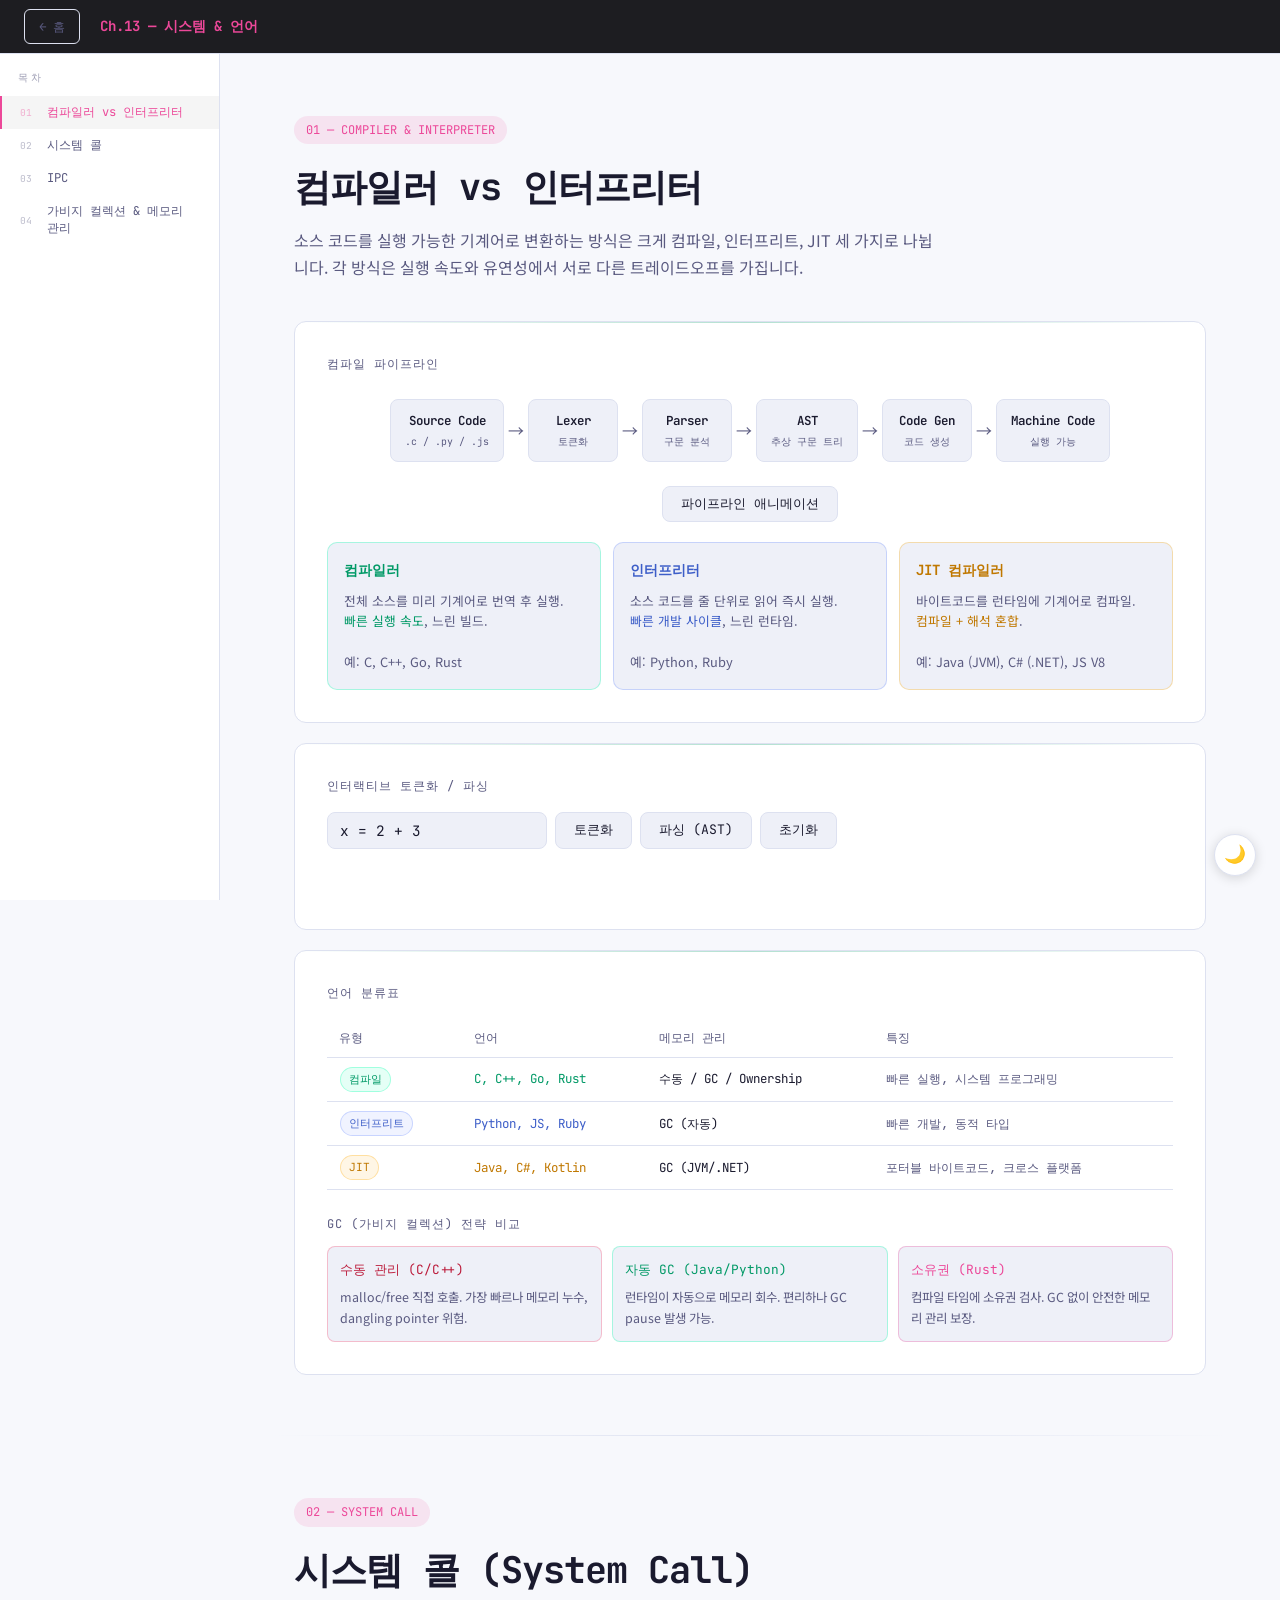
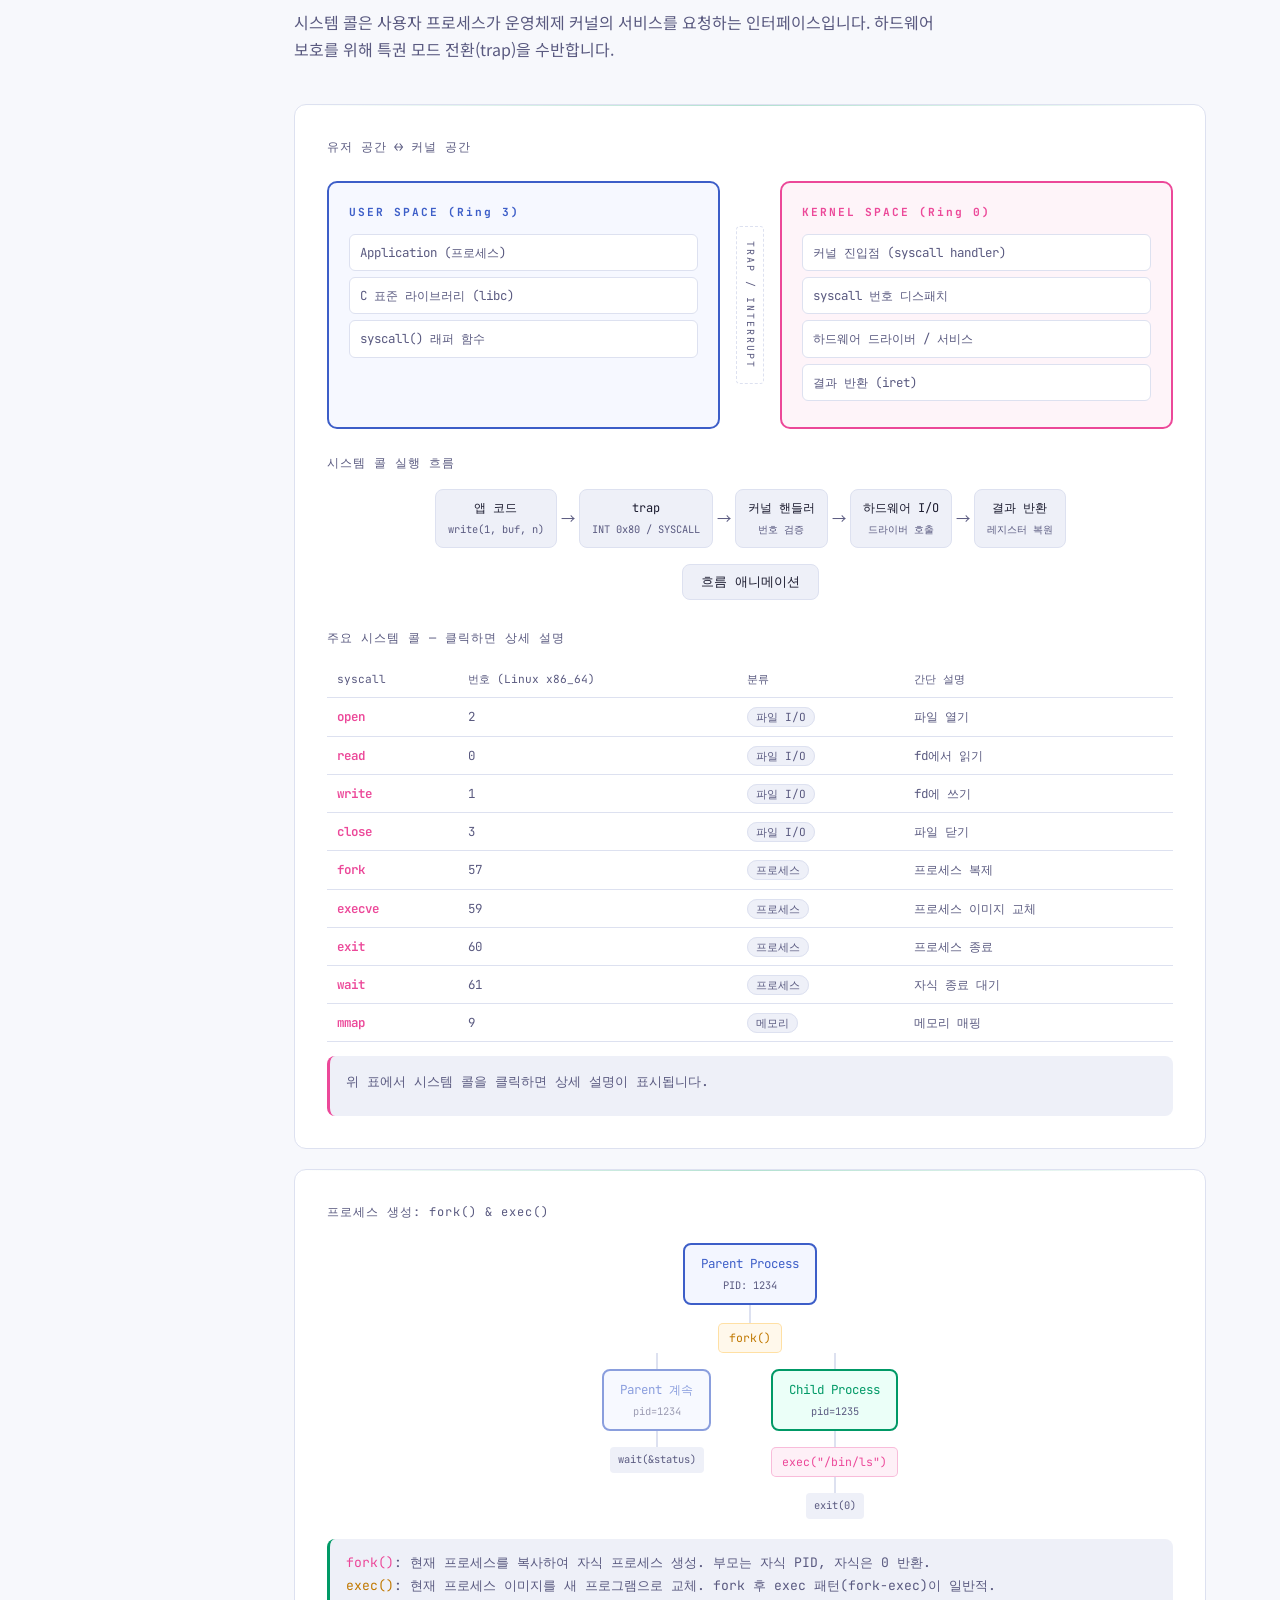
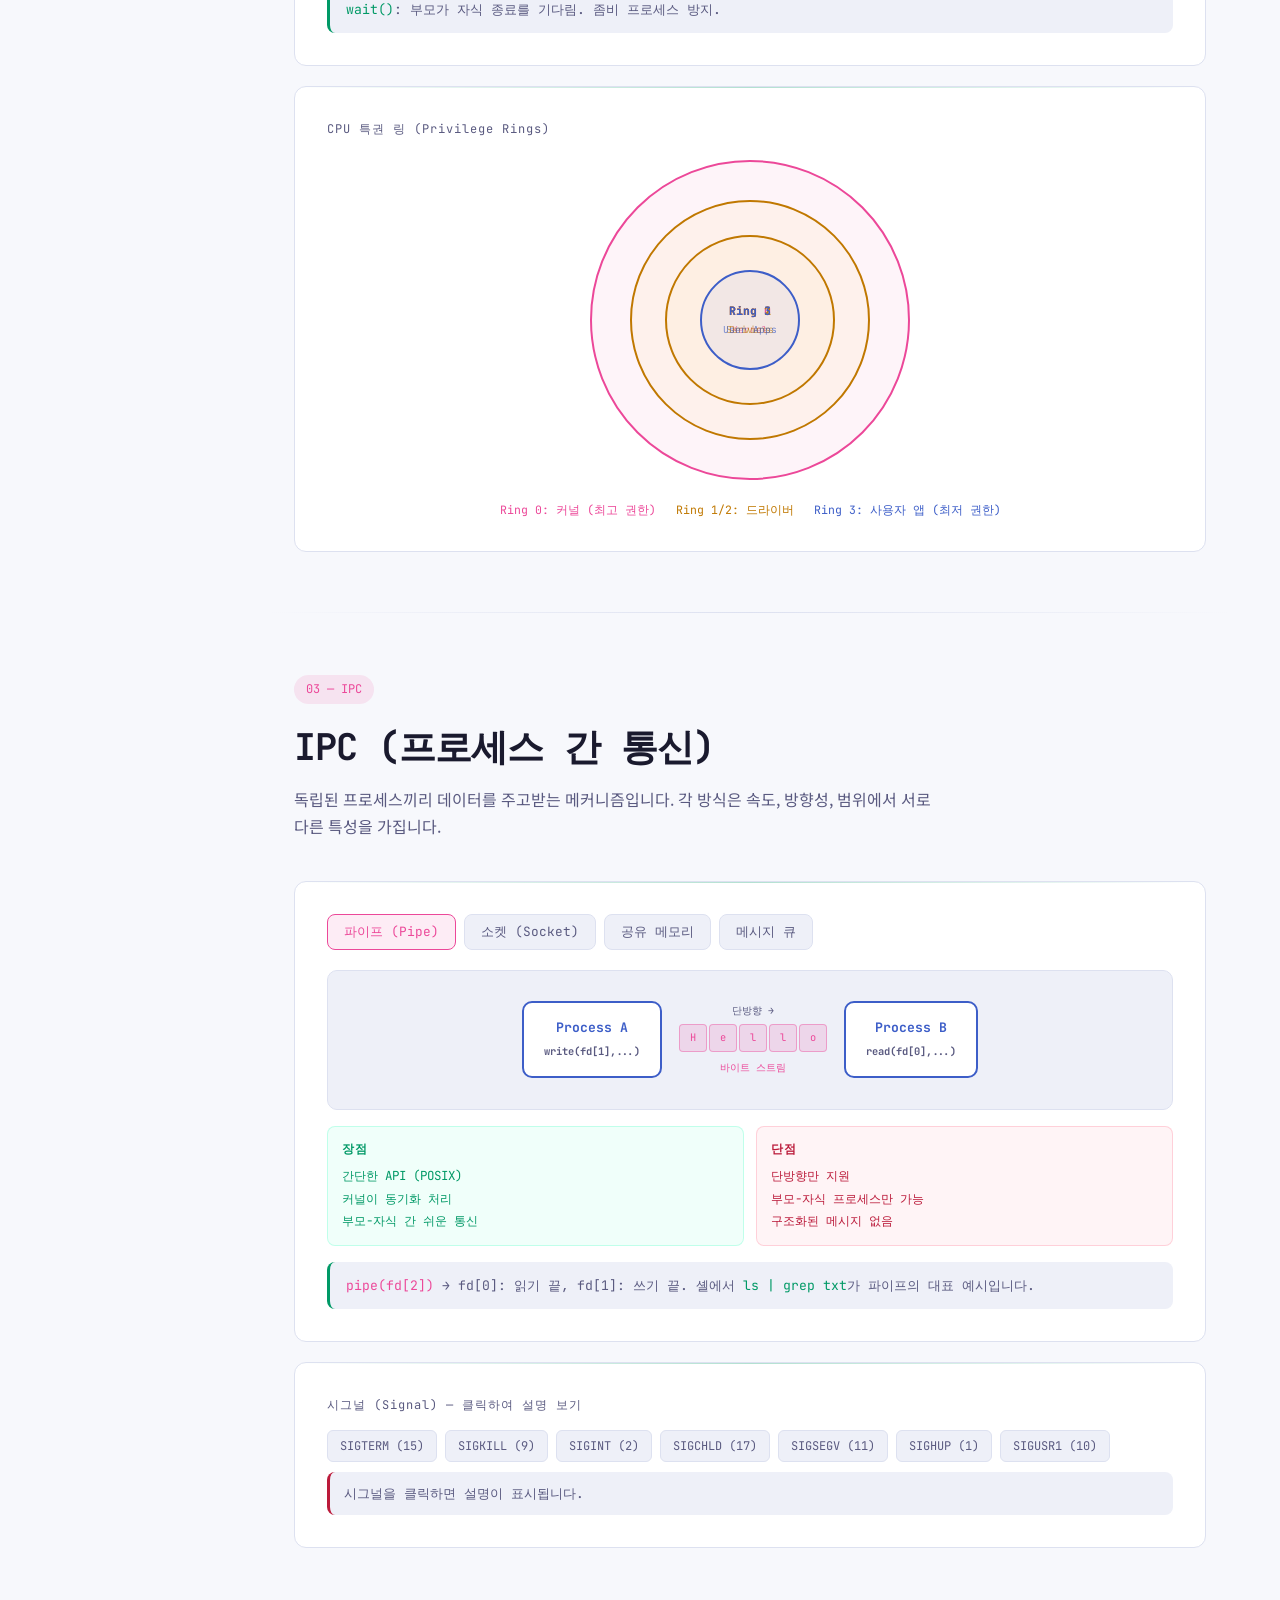
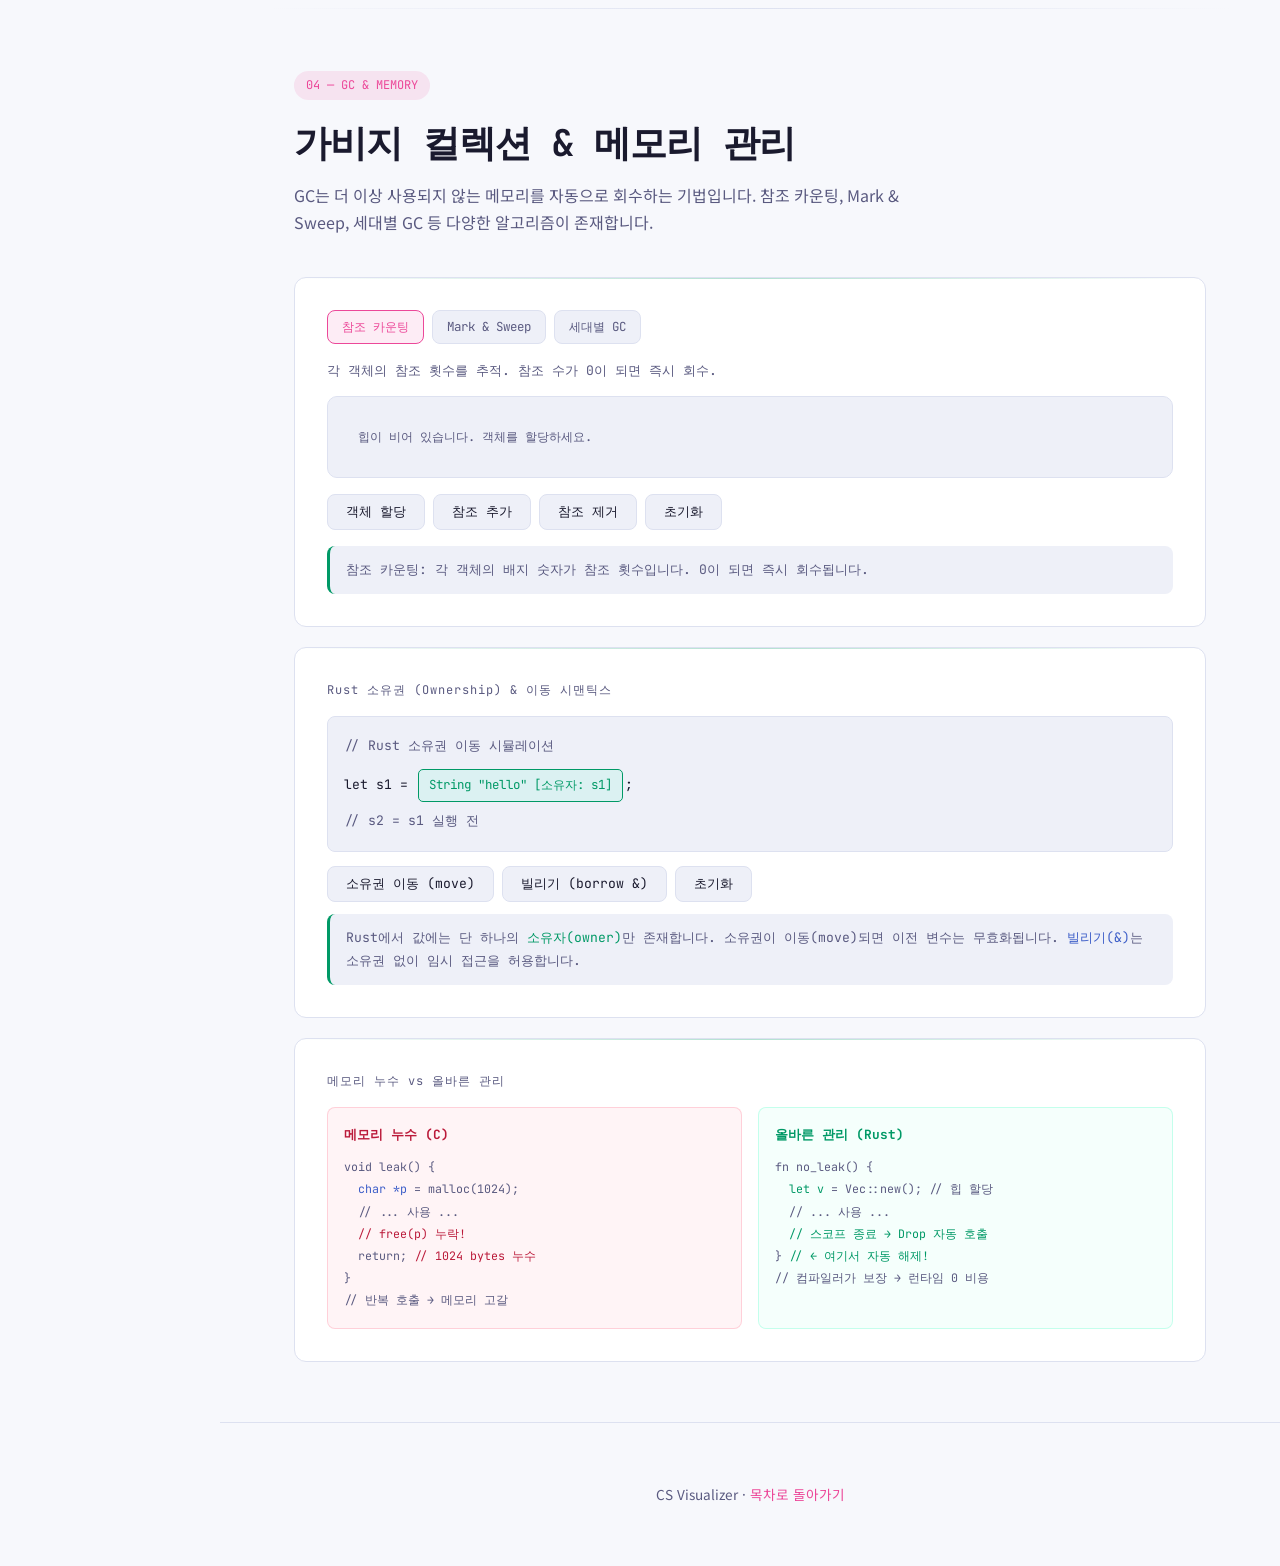
<file: ch13.html>
<!DOCTYPE html>
<html lang="ko">
<head>
<meta charset="UTF-8">
<meta name="viewport" content="width=device-width, initial-scale=1.0">
<title>Ch.13 시스템 & 언어 | CS Visualizer</title>
<link href="https://fonts.googleapis.com/css2?family=JetBrains+Mono:wght@300;400;500;600;700&family=Noto+Sans+KR:wght@300;400;500;700&display=swap" rel="stylesheet">
<link rel="stylesheet" href="style.css">
<style>
/* ── CH13 LOCAL STYLES ── */
.pipeline-wrap {
  display: flex;
  align-items: center;
  gap: 0;
  flex-wrap: wrap;
  margin: 24px 0;
  justify-content: center;
}
.pipeline-box {
  background: var(--surface2);
  border: 1px solid var(--border);
  border-radius: 8px;
  padding: 10px 14px;
  text-align: center;
  font-family: 'JetBrains Mono', monospace;
  font-size: 0.78rem;
  font-weight: 600;
  min-width: 90px;
  transition: all 0.3s;
  position: relative;
}
.pipeline-box.active {
  border-color: #ec4899;
  background: rgba(236, 72, 153, 0.12);
  color: #ec4899;
  box-shadow: 0 0 16px rgba(236, 72, 153, 0.2);
}
.pipeline-box .pipe-sub {
  font-size: 0.62rem;
  color: var(--text-dim);
  font-weight: 400;
  margin-top: 3px;
}
.pipeline-arrow {
  color: var(--text-dim);
  font-size: 1rem;
  padding: 0 4px;
  flex-shrink: 0;
}
.compiler-compare {
  display: grid;
  grid-template-columns: 1fr 1fr 1fr;
  gap: 12px;
  margin-top: 20px;
}
.compiler-card {
  background: var(--surface2);
  border: 1px solid var(--border);
  border-radius: 10px;
  padding: 16px;
}
.compiler-card-title {
  font-family: 'JetBrains Mono', monospace;
  font-size: 0.88rem;
  font-weight: 700;
  margin-bottom: 8px;
}
.compiler-card-desc {
  font-size: 0.8rem;
  color: var(--text-dim);
  line-height: 1.6;
}
.token-area {
  margin-top: 16px;
}
.token-input-row {
  display: flex;
  gap: 8px;
  margin-bottom: 12px;
  flex-wrap: wrap;
}
.token-input {
  background: var(--surface2);
  border: 1px solid var(--border);
  border-radius: 8px;
  color: var(--text);
  font-family: 'JetBrains Mono', monospace;
  font-size: 0.9rem;
  padding: 8px 12px;
  width: 220px;
  outline: none;
}
.token-input:focus { border-color: #ec4899; }
.token-list {
  display: flex;
  flex-wrap: wrap;
  gap: 6px;
  min-height: 36px;
  margin-top: 8px;
}
.token-chip {
  font-family: 'JetBrains Mono', monospace;
  font-size: 0.75rem;
  padding: 4px 10px;
  border-radius: 100px;
  border: 1px solid var(--border);
  background: var(--surface);
  animation: fadeIn 0.2s;
}
.token-chip.IDENT  { border-color: var(--accent);  color: var(--accent);  background: rgba(0,255,170,0.08); }
.token-chip.NUM    { border-color: var(--accent3); color: var(--accent3); background: rgba(107,138,255,0.08); }
.token-chip.ASSIGN { border-color: var(--accent4); color: var(--accent4); background: rgba(255,170,0,0.08); }
.token-chip.PLUS   { border-color: #ec4899; color: #ec4899; background: rgba(236,72,153,0.08); }
.token-chip.MINUS  { border-color: #ec4899; color: #ec4899; background: rgba(236,72,153,0.08); }
.token-chip.STAR   { border-color: #ec4899; color: #ec4899; background: rgba(236,72,153,0.08); }
.token-chip.SLASH  { border-color: #ec4899; color: #ec4899; background: rgba(236,72,153,0.08); }
.token-chip.LPAREN,.token-chip.RPAREN { border-color: var(--text-dim); color: var(--text-dim); }
/* AST */
.ast-wrap {
  font-family: 'JetBrains Mono', monospace;
  font-size: 0.8rem;
  margin-top: 8px;
  padding: 16px;
  background: var(--surface2);
  border-radius: 8px;
  border: 1px solid var(--border);
}
.ast-node {
  display: inline-block;
  padding: 4px 10px;
  border-radius: 6px;
  border: 1px solid var(--border);
  background: var(--surface);
  text-align: center;
  min-width: 40px;
}
.ast-node.op    { border-color: #ec4899; color: #ec4899; background: rgba(236,72,153,0.1); }
.ast-node.ident { border-color: var(--accent);  color: var(--accent); background: rgba(0,255,170,0.08); }
.ast-node.num   { border-color: var(--accent3); color: var(--accent3); background: rgba(107,138,255,0.08); }
.ast-tree { text-align: center; }
.ast-level { display: flex; justify-content: center; gap: 30px; margin: 8px 0; }
.ast-connector { text-align: center; color: var(--text-dim); font-size: 0.9rem; line-height: 0.8; }
/* lang table */
.lang-table { width: 100%; border-collapse: collapse; margin-top: 16px; }
.lang-table th, .lang-table td {
  font-family: 'JetBrains Mono', monospace;
  font-size: 0.78rem;
  padding: 8px 12px;
  border-bottom: 1px solid var(--border);
  text-align: left;
}
.lang-table th { color: var(--text-dim); font-weight: 500; }
.lang-tag {
  display: inline-block;
  padding: 2px 8px;
  border-radius: 100px;
  font-size: 0.7rem;
  margin: 1px;
}
/* syscall diagram */
.space-diagram {
  display: grid;
  grid-template-columns: 1fr auto 1fr;
  gap: 16px;
  align-items: stretch;
  margin: 24px 0;
}
.space-box {
  border-radius: 10px;
  padding: 20px;
  border: 2px solid var(--border);
}
.space-box.user-space {
  border-color: var(--accent3);
  background: rgba(107,138,255,0.06);
}
.space-box.kernel-space {
  border-color: #ec4899;
  background: rgba(236,72,153,0.06);
}
.space-title {
  font-family: 'JetBrains Mono', monospace;
  font-size: 0.7rem;
  font-weight: 700;
  letter-spacing: 2px;
  margin-bottom: 12px;
}
.space-box.user-space .space-title  { color: var(--accent3); }
.space-box.kernel-space .space-title { color: #ec4899; }
.space-item {
  font-family: 'JetBrains Mono', monospace;
  font-size: 0.78rem;
  padding: 7px 10px;
  border-radius: 6px;
  background: var(--surface);
  border: 1px solid var(--border);
  margin-bottom: 6px;
  color: var(--text-dim);
  transition: all 0.25s;
}
.space-item.active {
  border-color: var(--accent);
  color: var(--text);
  background: rgba(0,255,170,0.06);
}
.space-middle {
  display: flex;
  flex-direction: column;
  align-items: center;
  justify-content: center;
  gap: 8px;
  padding: 10px 0;
}
.boundary-label {
  font-family: 'JetBrains Mono', monospace;
  font-size: 0.62rem;
  color: var(--text-dim);
  writing-mode: vertical-rl;
  text-orientation: mixed;
  letter-spacing: 2px;
  border: 1px dashed var(--border);
  padding: 14px 5px;
  border-radius: 4px;
}
.syscall-flow {
  display: flex;
  align-items: center;
  gap: 0;
  flex-wrap: wrap;
  margin: 16px 0;
  justify-content: center;
}
.syscall-step {
  font-family: 'JetBrains Mono', monospace;
  font-size: 0.75rem;
  padding: 8px 12px;
  border-radius: 8px;
  border: 1px solid var(--border);
  background: var(--surface2);
  text-align: center;
  min-width: 80px;
  transition: all 0.3s;
}
.syscall-step.active {
  border-color: #ec4899;
  color: #ec4899;
  background: rgba(236,72,153,0.1);
}
.syscall-arrow {
  color: var(--text-dim);
  padding: 0 4px;
  font-size: 0.9rem;
}
/* syscall table */
.syscall-table { width: 100%; border-collapse: collapse; margin-top: 14px; }
.syscall-table th, .syscall-table td {
  font-family: 'JetBrains Mono', monospace;
  font-size: 0.78rem;
  padding: 8px 10px;
  border-bottom: 1px solid var(--border);
  text-align: left;
}
.syscall-table th { color: var(--text-dim); font-weight: 400; font-size: 0.7rem; }
.syscall-table tr { cursor: pointer; transition: background 0.2s; }
.syscall-table tr:hover td { background: rgba(236,72,153,0.05); }
.syscall-table tr.selected td { background: rgba(236,72,153,0.1); }
.syscall-table tr.selected td:first-child { border-left: 3px solid #ec4899; }
.syscall-detail {
  margin-top: 14px;
  padding: 14px 16px;
  background: var(--surface2);
  border-radius: 8px;
  border-left: 3px solid #ec4899;
  font-family: 'JetBrains Mono', monospace;
  font-size: 0.82rem;
  color: var(--text-dim);
  min-height: 60px;
  line-height: 1.8;
}
/* ring levels */
.ring-diagram {
  position: relative;
  width: 320px;
  height: 320px;
  margin: 20px auto;
}
.ring-circle {
  position: absolute;
  border-radius: 50%;
  display: flex;
  align-items: center;
  justify-content: center;
  flex-direction: column;
  text-align: center;
  font-family: 'JetBrains Mono', monospace;
  border: 2px solid;
}
.ring-label {
  font-size: 0.72rem;
  font-weight: 700;
  margin-bottom: 2px;
}
.ring-desc {
  font-size: 0.6rem;
  opacity: 0.7;
}
/* IPC */
.ipc-tabs {
  display: flex;
  gap: 8px;
  flex-wrap: wrap;
  margin-bottom: 20px;
}
.ipc-tab {
  font-family: 'JetBrains Mono', monospace;
  font-size: 0.8rem;
  padding: 8px 16px;
  border: 1px solid var(--border);
  border-radius: 8px;
  background: var(--surface2);
  color: var(--text-dim);
  cursor: pointer;
  transition: all 0.2s;
}
.ipc-tab:hover { border-color: #ec4899; color: #ec4899; }
.ipc-tab.active { border-color: #ec4899; color: #ec4899; background: rgba(236,72,153,0.1); }
.ipc-panel { display: none; }
.ipc-panel.active { display: block; }
.ipc-diagram {
  background: var(--surface2);
  border: 1px solid var(--border);
  border-radius: 10px;
  padding: 24px;
  margin-bottom: 16px;
  min-height: 140px;
  display: flex;
  align-items: center;
  justify-content: center;
  flex-wrap: wrap;
  gap: 16px;
}
.process-box {
  background: var(--surface);
  border: 2px solid var(--accent3);
  border-radius: 10px;
  padding: 14px 20px;
  font-family: 'JetBrains Mono', monospace;
  font-size: 0.82rem;
  font-weight: 700;
  color: var(--accent3);
  text-align: center;
  min-width: 90px;
}
.pipe-channel {
  display: flex;
  align-items: center;
  gap: 0;
  position: relative;
}
.pipe-byte {
  width: 28px;
  height: 28px;
  background: rgba(236,72,153,0.15);
  border: 1px solid rgba(236,72,153,0.4);
  border-radius: 4px;
  display: flex;
  align-items: center;
  justify-content: center;
  font-family: 'JetBrains Mono', monospace;
  font-size: 0.65rem;
  color: #ec4899;
  margin: 0 1px;
  animation: byteFlow 2s linear infinite;
}
.pipe-byte:nth-child(1) { animation-delay: 0s; }
.pipe-byte:nth-child(2) { animation-delay: 0.3s; }
.pipe-byte:nth-child(3) { animation-delay: 0.6s; }
.pipe-byte:nth-child(4) { animation-delay: 0.9s; }
.pipe-byte:nth-child(5) { animation-delay: 1.2s; }
@keyframes byteFlow {
  0%,100% { opacity: 0.3; transform: scale(0.9); }
  50% { opacity: 1; transform: scale(1); }
}
.ipc-pros-cons {
  display: grid;
  grid-template-columns: 1fr 1fr;
  gap: 12px;
  margin-top: 12px;
}
.pros-box, .cons-box {
  padding: 12px 14px;
  border-radius: 8px;
  font-family: 'JetBrains Mono', monospace;
  font-size: 0.78rem;
  line-height: 1.8;
}
.pros-box {
  background: rgba(0,255,170,0.06);
  border: 1px solid rgba(0,255,170,0.2);
  color: var(--accent);
}
.cons-box {
  background: rgba(255,68,102,0.06);
  border: 1px solid rgba(255,68,102,0.2);
  color: var(--danger);
}
.pros-box .box-title, .cons-box .box-title {
  font-weight: 700;
  margin-bottom: 6px;
  font-size: 0.72rem;
  letter-spacing: 1px;
}
/* shared memory */
.shm-diagram {
  display: flex;
  gap: 0;
  align-items: center;
  justify-content: center;
  flex-wrap: wrap;
  gap: 12px;
}
.shm-region {
  background: rgba(255,170,0,0.08);
  border: 2px dashed var(--accent4);
  border-radius: 8px;
  padding: 12px 20px;
  font-family: 'JetBrains Mono', monospace;
  font-size: 0.75rem;
  color: var(--accent4);
  text-align: center;
  min-width: 140px;
}
/* signals */
.signal-list {
  display: flex;
  gap: 8px;
  flex-wrap: wrap;
  margin-top: 12px;
}
.signal-chip {
  font-family: 'JetBrains Mono', monospace;
  font-size: 0.75rem;
  padding: 5px 12px;
  border-radius: 6px;
  border: 1px solid var(--border);
  background: var(--surface2);
  color: var(--text-dim);
  cursor: pointer;
  transition: all 0.2s;
}
.signal-chip:hover { border-color: var(--accent4); color: var(--accent4); }
.signal-chip.active { border-color: var(--danger); color: var(--danger); background: rgba(255,68,102,0.08); }
.signal-detail {
  margin-top: 10px;
  padding: 10px 14px;
  background: var(--surface2);
  border-radius: 8px;
  border-left: 3px solid var(--danger);
  font-family: 'JetBrains Mono', monospace;
  font-size: 0.8rem;
  color: var(--text-dim);
  min-height: 40px;
  line-height: 1.8;
}
/* GC section */
.gc-heap {
  display: flex;
  flex-wrap: wrap;
  gap: 8px;
  padding: 20px;
  background: var(--surface2);
  border: 1px solid var(--border);
  border-radius: 10px;
  min-height: 80px;
  margin-bottom: 16px;
  align-items: flex-start;
}
.heap-obj {
  position: relative;
  background: var(--surface);
  border: 2px solid var(--border);
  border-radius: 8px;
  padding: 8px 12px;
  font-family: 'JetBrains Mono', monospace;
  font-size: 0.72rem;
  text-align: center;
  transition: all 0.4s;
  min-width: 64px;
  cursor: pointer;
}
.heap-obj.live {
  border-color: var(--accent);
  color: var(--accent);
  background: rgba(0,255,170,0.08);
}
.heap-obj.garbage {
  border-color: var(--danger);
  color: var(--danger);
  background: rgba(255,68,102,0.08);
  opacity: 0.7;
}
.heap-obj.marked {
  border-color: var(--accent4);
  color: var(--accent4);
  background: rgba(255,170,0,0.1);
  box-shadow: 0 0 10px rgba(255,170,0,0.2);
}
.heap-obj.swept {
  opacity: 0;
  transform: scale(0.5);
}
.heap-obj.root {
  border-color: #ec4899;
  color: #ec4899;
  background: rgba(236,72,153,0.1);
}
.ref-count-badge {
  position: absolute;
  top: -8px;
  right: -8px;
  background: var(--accent3);
  color: var(--bg);
  border-radius: 50%;
  width: 18px;
  height: 18px;
  font-size: 0.6rem;
  font-weight: 700;
  display: flex;
  align-items: center;
  justify-content: center;
  transition: all 0.3s;
}
.ref-count-badge.zero { background: var(--danger); }
.gc-tabs {
  display: flex;
  gap: 8px;
  flex-wrap: wrap;
  margin-bottom: 16px;
}
.gc-tab {
  font-family: 'JetBrains Mono', monospace;
  font-size: 0.78rem;
  padding: 7px 14px;
  border: 1px solid var(--border);
  border-radius: 8px;
  background: var(--surface2);
  color: var(--text-dim);
  cursor: pointer;
  transition: all 0.2s;
}
.gc-tab:hover { border-color: #ec4899; color: #ec4899; }
.gc-tab.active { border-color: #ec4899; color: #ec4899; background: rgba(236,72,153,0.1); }
.gc-panel { display: none; }
.gc-panel.active { display: block; }
/* generational GC */
.gen-diagram {
  display: flex;
  flex-direction: column;
  gap: 10px;
  margin: 16px 0;
}
.gen-row {
  display: flex;
  align-items: center;
  gap: 12px;
}
.gen-label {
  font-family: 'JetBrains Mono', monospace;
  font-size: 0.72rem;
  color: var(--text-dim);
  width: 80px;
  flex-shrink: 0;
}
.gen-bar-wrap {
  flex: 1;
  height: 40px;
  background: var(--surface2);
  border-radius: 6px;
  border: 1px solid var(--border);
  overflow: hidden;
  position: relative;
  display: flex;
  align-items: center;
}
.gen-bar-fill {
  height: 100%;
  border-radius: 5px;
  transition: width 0.5s ease;
  display: flex;
  align-items: center;
  padding-left: 10px;
  font-family: 'JetBrains Mono', monospace;
  font-size: 0.7rem;
  font-weight: 600;
  color: rgba(0,0,0,0.7);
}
/* rust ownership */
.ownership-demo {
  font-family: 'JetBrains Mono', monospace;
  font-size: 0.82rem;
  background: var(--surface2);
  border: 1px solid var(--border);
  border-radius: 8px;
  padding: 16px;
  line-height: 2;
}
.own-box {
  display: inline-flex;
  align-items: center;
  gap: 6px;
  padding: 3px 10px;
  border-radius: 5px;
  border: 1px solid;
  margin: 2px;
  font-size: 0.78rem;
  transition: all 0.4s;
}
.own-box.owned { border-color: var(--accent); color: var(--accent); background: rgba(0,255,170,0.08); }
.own-box.moved  { border-color: var(--text-dim); color: var(--text-dim); opacity: 0.35; }
.own-box.borrowed { border-color: var(--accent3); color: var(--accent3); background: rgba(107,138,255,0.08); }
.own-box.dropped { border-color: var(--danger); color: var(--danger); background: rgba(255,68,102,0.08); opacity: 0.5; }
/* fork diagram */
.fork-diagram {
  display: flex;
  align-items: flex-start;
  justify-content: center;
  gap: 0;
  margin: 20px 0;
  font-family: 'JetBrains Mono', monospace;
  font-size: 0.78rem;
}
.fork-col {
  display: flex;
  flex-direction: column;
  align-items: center;
  gap: 4px;
}
.fork-process {
  padding: 8px 16px;
  border-radius: 8px;
  border: 2px solid;
  text-align: center;
  min-width: 100px;
}
.fork-process.parent { border-color: var(--accent3); color: var(--accent3); background: rgba(107,138,255,0.08); }
.fork-process.child  { border-color: var(--accent); color: var(--accent); background: rgba(0,255,170,0.08); }
.fork-line {
  width: 2px;
  height: 20px;
  background: var(--border);
}
.fork-branch {
  display: flex;
  align-items: flex-start;
  gap: 40px;
}
.fork-connector {
  display: flex;
  align-items: center;
  font-size: 1.2rem;
  color: var(--text-dim);
  padding: 0 4px;
  margin-top: 30px;
}
/* socket diagram */
.socket-diagram {
  display: flex;
  align-items: center;
  gap: 20px;
  justify-content: center;
  flex-wrap: wrap;
}
.socket-box {
  background: var(--surface);
  border: 2px solid;
  border-radius: 10px;
  padding: 14px 20px;
  font-family: 'JetBrains Mono', monospace;
  font-size: 0.82rem;
  font-weight: 700;
  text-align: center;
  min-width: 100px;
}
.socket-box.client { border-color: var(--accent3); color: var(--accent3); }
.socket-box.server { border-color: #ec4899; color: #ec4899; }
.socket-channel {
  display: flex;
  flex-direction: column;
  align-items: center;
  gap: 4px;
}
.socket-arrow {
  font-family: 'JetBrains Mono', monospace;
  font-size: 0.7rem;
  color: var(--text-dim);
  display: flex;
  align-items: center;
  gap: 4px;
}
.socket-arrow-line {
  width: 80px;
  height: 2px;
  background: var(--border);
  position: relative;
}
.socket-arrow-line.bidirectional::after {
  content: '';
  position: absolute;
  top: -4px;
  right: 0;
  width: 0;
  height: 0;
  border-left: 7px solid var(--border);
  border-top: 5px solid transparent;
  border-bottom: 5px solid transparent;
}
.socket-arrow-line.bidirectional::before {
  content: '';
  position: absolute;
  top: -4px;
  left: 0;
  width: 0;
  height: 0;
  border-right: 7px solid var(--border);
  border-top: 5px solid transparent;
  border-bottom: 5px solid transparent;
}
@media (max-width: 640px) {
  .compiler-compare { grid-template-columns: 1fr; }
  .space-diagram { grid-template-columns: 1fr; }
  .ipc-pros-cons { grid-template-columns: 1fr; }
  .ring-diagram { width: 250px; height: 250px; }
}
</style>
</head>
<body class="page-body">

<nav class="page-nav">
  <a href="index.html" class="nav-back">← 홈</a>
  <div class="nav-chapter-title" style="color:#ec4899">Ch.13 — 시스템 & 언어</div>
  <div class="nav-sections">
    <a href="#compiler" class="nav-sec-link">컴파일러</a>
    <a href="#syscall" class="nav-sec-link">시스템콜</a>
    <a href="#ipc" class="nav-sec-link">IPC</a>
    <a href="#gc" class="nav-sec-link">가비지컬렉션</a>
  </div>
</nav>

<!-- ═══════════════════════════════════════════════ -->
<!-- SECTION 1: 컴파일러 vs 인터프리터               -->
<!-- ═══════════════════════════════════════════════ -->
<section id="compiler">
  <div class="section-header">
    <div class="tag tag-ch13">01 — COMPILER & INTERPRETER</div>
    <h2>컴파일러 vs 인터프리터</h2>
    <p>소스 코드를 실행 가능한 기계어로 변환하는 방식은 크게 컴파일, 인터프리트, JIT 세 가지로 나뉩니다. 각 방식은 실행 속도와 유연성에서 서로 다른 트레이드오프를 가집니다.</p>
  </div>

  <div class="viz-box">
    <div style="font-family:'JetBrains Mono',monospace;font-size:0.75rem;color:var(--text-dim);letter-spacing:1px;margin-bottom:12px;">컴파일 파이프라인</div>
    <div class="pipeline-wrap" id="pipelineWrap">
      <div class="pipeline-box" id="pipe0">
        Source Code
        <div class="pipe-sub">.c / .py / .js</div>
      </div>
      <div class="pipeline-arrow">→</div>
      <div class="pipeline-box" id="pipe1">
        Lexer
        <div class="pipe-sub">토큰화</div>
      </div>
      <div class="pipeline-arrow">→</div>
      <div class="pipeline-box" id="pipe2">
        Parser
        <div class="pipe-sub">구문 분석</div>
      </div>
      <div class="pipeline-arrow">→</div>
      <div class="pipeline-box" id="pipe3">
        AST
        <div class="pipe-sub">추상 구문 트리</div>
      </div>
      <div class="pipeline-arrow">→</div>
      <div class="pipeline-box" id="pipe4">
        Code Gen
        <div class="pipe-sub">코드 생성</div>
      </div>
      <div class="pipeline-arrow">→</div>
      <div class="pipeline-box" id="pipe5">
        Machine Code
        <div class="pipe-sub">실행 가능</div>
      </div>
    </div>
    <div style="text-align:center;margin-bottom:8px;">
      <button class="btn" onclick="animatePipeline()">파이프라인 애니메이션</button>
    </div>

    <div class="compiler-compare">
      <div class="compiler-card" style="border-color:rgba(0,255,170,0.3);">
        <div class="compiler-card-title" style="color:var(--accent)">컴파일러</div>
        <div class="compiler-card-desc">
          전체 소스를 미리 기계어로 번역 후 실행.<br>
          <span style="color:var(--accent)">빠른 실행 속도</span>, 느린 빌드.<br><br>
          예: C, C++, Go, Rust
        </div>
      </div>
      <div class="compiler-card" style="border-color:rgba(107,138,255,0.3);">
        <div class="compiler-card-title" style="color:var(--accent3)">인터프리터</div>
        <div class="compiler-card-desc">
          소스 코드를 줄 단위로 읽어 즉시 실행.<br>
          <span style="color:var(--accent3)">빠른 개발 사이클</span>, 느린 런타임.<br><br>
          예: Python, Ruby
        </div>
      </div>
      <div class="compiler-card" style="border-color:rgba(255,170,0,0.3);">
        <div class="compiler-card-title" style="color:var(--accent4)">JIT 컴파일러</div>
        <div class="compiler-card-desc">
          바이트코드를 런타임에 기계어로 컴파일.<br>
          <span style="color:var(--accent4)">컴파일 + 해석 혼합</span>.<br><br>
          예: Java (JVM), C# (.NET), JS V8
        </div>
      </div>
    </div>
  </div>

  <div class="viz-box" style="margin-top:20px;">
    <div style="font-family:'JetBrains Mono',monospace;font-size:0.75rem;color:var(--text-dim);letter-spacing:1px;margin-bottom:14px;">인터랙티브 토큰화 / 파싱</div>
    <div class="token-area">
      <div class="token-input-row">
        <input type="text" class="token-input" id="tokenInput" value="x = 2 + 3" oninput="onTokenInput()" placeholder="예: x = 2 + 3">
        <button class="btn" onclick="runTokenize()">토큰화</button>
        <button class="btn" onclick="runParse()">파싱 (AST)</button>
        <button class="btn" id="btnReset" onclick="resetTokens()">초기화</button>
      </div>
      <div style="font-family:'JetBrains Mono',monospace;font-size:0.72rem;color:var(--text-dim);margin-bottom:6px;" id="tokenLabel" style="display:none;"></div>
      <div class="token-list" id="tokenList"></div>
      <div id="astOutput" style="display:none; margin-top:14px;"></div>
    </div>
  </div>

  <div class="viz-box" style="margin-top:20px;">
    <div style="font-family:'JetBrains Mono',monospace;font-size:0.75rem;color:var(--text-dim);letter-spacing:1px;margin-bottom:14px;">언어 분류표</div>
    <table class="lang-table">
      <thead>
        <tr>
          <th>유형</th>
          <th>언어</th>
          <th>메모리 관리</th>
          <th>특징</th>
        </tr>
      </thead>
      <tbody>
        <tr>
          <td><span class="lang-tag" style="background:rgba(0,255,170,0.1);border:1px solid rgba(0,255,170,0.3);color:var(--accent)">컴파일</span></td>
          <td style="color:var(--accent)">C, C++, Go, Rust</td>
          <td>수동 / GC / Ownership</td>
          <td style="color:var(--text-dim)">빠른 실행, 시스템 프로그래밍</td>
        </tr>
        <tr>
          <td><span class="lang-tag" style="background:rgba(107,138,255,0.1);border:1px solid rgba(107,138,255,0.3);color:var(--accent3)">인터프리트</span></td>
          <td style="color:var(--accent3)">Python, JS, Ruby</td>
          <td>GC (자동)</td>
          <td style="color:var(--text-dim)">빠른 개발, 동적 타입</td>
        </tr>
        <tr>
          <td><span class="lang-tag" style="background:rgba(255,170,0,0.1);border:1px solid rgba(255,170,0,0.3);color:var(--accent4)">JIT</span></td>
          <td style="color:var(--accent4)">Java, C#, Kotlin</td>
          <td>GC (JVM/.NET)</td>
          <td style="color:var(--text-dim)">포터블 바이트코드, 크로스 플랫폼</td>
        </tr>
      </tbody>
    </table>

    <div style="margin-top:24px; font-family:'JetBrains Mono',monospace;font-size:0.75rem;color:var(--text-dim);letter-spacing:1px;margin-bottom:12px;">GC (가비지 컬렉션) 전략 비교</div>
    <div style="display:grid;grid-template-columns:1fr 1fr 1fr;gap:10px;">
      <div style="padding:12px;background:var(--surface2);border:1px solid rgba(255,68,102,0.3);border-radius:8px;">
        <div style="font-family:'JetBrains Mono',monospace;font-size:0.8rem;color:var(--danger);margin-bottom:6px;">수동 관리 (C/C++)</div>
        <div style="font-size:0.78rem;color:var(--text-dim);line-height:1.7;">malloc/free 직접 호출. 가장 빠르나 메모리 누수, dangling pointer 위험.</div>
      </div>
      <div style="padding:12px;background:var(--surface2);border:1px solid rgba(0,255,170,0.3);border-radius:8px;">
        <div style="font-family:'JetBrains Mono',monospace;font-size:0.8rem;color:var(--accent);margin-bottom:6px;">자동 GC (Java/Python)</div>
        <div style="font-size:0.78rem;color:var(--text-dim);line-height:1.7;">런타임이 자동으로 메모리 회수. 편리하나 GC pause 발생 가능.</div>
      </div>
      <div style="padding:12px;background:var(--surface2);border:1px solid rgba(236,72,153,0.3);border-radius:8px;">
        <div style="font-family:'JetBrains Mono',monospace;font-size:0.8rem;color:#ec4899;margin-bottom:6px;">소유권 (Rust)</div>
        <div style="font-size:0.78rem;color:var(--text-dim);line-height:1.7;">컴파일 타임에 소유권 검사. GC 없이 안전한 메모리 관리 보장.</div>
      </div>
    </div>
  </div>
</section>

<div class="section-divider"></div>

<!-- ═══════════════════════════════════════════════ -->
<!-- SECTION 2: 시스템 콜                            -->
<!-- ═══════════════════════════════════════════════ -->
<section id="syscall">
  <div class="section-header">
    <div class="tag tag-ch13">02 — SYSTEM CALL</div>
    <h2>시스템 콜 (System Call)</h2>
    <p>시스템 콜은 사용자 프로세스가 운영체제 커널의 서비스를 요청하는 인터페이스입니다. 하드웨어 보호를 위해 특권 모드 전환(trap)을 수반합니다.</p>
  </div>

  <div class="viz-box">
    <div style="font-family:'JetBrains Mono',monospace;font-size:0.75rem;color:var(--text-dim);letter-spacing:1px;margin-bottom:16px;">유저 공간 ↔ 커널 공간</div>
    <div class="space-diagram">
      <div class="space-box user-space">
        <div class="space-title">USER SPACE (Ring 3)</div>
        <div class="space-item" id="ss-app">Application (프로세스)</div>
        <div class="space-item" id="ss-lib">C 표준 라이브러리 (libc)</div>
        <div class="space-item" id="ss-wrap">syscall() 래퍼 함수</div>
      </div>
      <div class="space-middle">
        <div class="boundary-label">TRAP / INTERRUPT</div>
      </div>
      <div class="space-box kernel-space">
        <div class="space-title">KERNEL SPACE (Ring 0)</div>
        <div class="space-item" id="ss-kentry">커널 진입점 (syscall handler)</div>
        <div class="space-item" id="ss-dispatch">syscall 번호 디스패치</div>
        <div class="space-item" id="ss-hw">하드웨어 드라이버 / 서비스</div>
        <div class="space-item" id="ss-ret">결과 반환 (iret)</div>
      </div>
    </div>

    <div style="margin-top:20px;">
      <div style="font-family:'JetBrains Mono',monospace;font-size:0.75rem;color:var(--text-dim);letter-spacing:1px;margin-bottom:10px;">시스템 콜 실행 흐름</div>
      <div class="syscall-flow" id="scFlow">
        <div class="syscall-step" id="sc0">앱 코드<br><span style="color:var(--text-dim);font-size:0.65rem;">write(1, buf, n)</span></div>
        <div class="syscall-arrow">→</div>
        <div class="syscall-step" id="sc1">trap<br><span style="color:var(--text-dim);font-size:0.65rem;">INT 0x80 / SYSCALL</span></div>
        <div class="syscall-arrow">→</div>
        <div class="syscall-step" id="sc2">커널 핸들러<br><span style="color:var(--text-dim);font-size:0.65rem;">번호 검증</span></div>
        <div class="syscall-arrow">→</div>
        <div class="syscall-step" id="sc3">하드웨어 I/O<br><span style="color:var(--text-dim);font-size:0.65rem;">드라이버 호출</span></div>
        <div class="syscall-arrow">→</div>
        <div class="syscall-step" id="sc4">결과 반환<br><span style="color:var(--text-dim);font-size:0.65rem;">레지스터 복원</span></div>
      </div>
      <div style="text-align:center;margin-top:10px;">
        <button class="btn" onclick="animateSyscallFlow()">흐름 애니메이션</button>
      </div>
    </div>

    <div style="margin-top:28px;">
      <div style="font-family:'JetBrains Mono',monospace;font-size:0.75rem;color:var(--text-dim);letter-spacing:1px;margin-bottom:10px;">주요 시스템 콜 — 클릭하면 상세 설명</div>
      <table class="syscall-table" id="syscallTable">
        <thead>
          <tr>
            <th>syscall</th>
            <th>번호 (Linux x86_64)</th>
            <th>분류</th>
            <th>간단 설명</th>
          </tr>
        </thead>
        <tbody id="syscallTbody"></tbody>
      </table>
      <div class="syscall-detail" id="syscallDetail">위 표에서 시스템 콜을 클릭하면 상세 설명이 표시됩니다.</div>
    </div>
  </div>

  <div class="viz-box" style="margin-top:20px;">
    <div style="font-family:'JetBrains Mono',monospace;font-size:0.75rem;color:var(--text-dim);letter-spacing:1px;margin-bottom:16px;">프로세스 생성: fork() & exec()</div>
    <div class="fork-diagram">
      <div style="display:flex;flex-direction:column;align-items:center;gap:0;">
        <div class="fork-process parent">Parent Process<br><span style="font-size:0.65rem;color:var(--text-dim)">PID: 1234</span></div>
        <div style="width:2px;height:18px;background:var(--border);"></div>
        <div style="font-family:'JetBrains Mono',monospace;font-size:0.72rem;color:var(--accent4);padding:4px 10px;background:rgba(255,170,0,0.08);border:1px solid rgba(255,170,0,0.3);border-radius:5px;">fork()</div>
        <div style="display:flex;gap:60px;align-items:flex-start;">
          <div style="display:flex;flex-direction:column;align-items:center;gap:0;">
            <div style="width:2px;height:16px;background:var(--border);"></div>
            <div class="fork-process parent" style="opacity:0.6">Parent 계속<br><span style="font-size:0.65rem;color:var(--text-dim)">pid=1234</span></div>
            <div style="width:2px;height:16px;background:var(--border);"></div>
            <div style="font-family:'JetBrains Mono',monospace;font-size:0.65rem;color:var(--text-dim);padding:4px 8px;background:var(--surface2);border-radius:4px;">wait(&status)</div>
          </div>
          <div style="display:flex;flex-direction:column;align-items:center;gap:0;">
            <div style="width:2px;height:16px;background:var(--border);"></div>
            <div class="fork-process child">Child Process<br><span style="font-size:0.65rem;color:var(--text-dim)">pid=1235</span></div>
            <div style="width:2px;height:16px;background:var(--border);"></div>
            <div style="font-family:'JetBrains Mono',monospace;font-size:0.72rem;color:#ec4899;padding:4px 10px;background:rgba(236,72,153,0.08);border:1px solid rgba(236,72,153,0.3);border-radius:5px;">exec("/bin/ls")</div>
            <div style="width:2px;height:16px;background:var(--border);"></div>
            <div style="font-family:'JetBrains Mono',monospace;font-size:0.65rem;color:var(--text-dim);padding:4px 8px;background:var(--surface2);border-radius:4px;">exit(0)</div>
          </div>
        </div>
      </div>
    </div>
    <div class="info-text" style="margin-top:16px;">
      <span style="color:#ec4899">fork()</span>: 현재 프로세스를 복사하여 자식 프로세스 생성. 부모는 자식 PID, 자식은 0 반환.<br>
      <span style="color:var(--accent4)">exec()</span>: 현재 프로세스 이미지를 새 프로그램으로 교체. fork 후 exec 패턴(fork-exec)이 일반적.<br>
      <span style="color:var(--accent)">wait()</span>: 부모가 자식 종료를 기다림. 좀비 프로세스 방지.
    </div>
  </div>

  <div class="viz-box" style="margin-top:20px;">
    <div style="font-family:'JetBrains Mono',monospace;font-size:0.75rem;color:var(--text-dim);letter-spacing:1px;margin-bottom:16px;">CPU 특권 링 (Privilege Rings)</div>
    <div class="ring-diagram" id="ringDiagram"></div>
    <div style="display:flex;justify-content:center;gap:20px;flex-wrap:wrap;margin-top:10px;font-family:'JetBrains Mono',monospace;font-size:0.72rem;">
      <span style="color:#ec4899">Ring 0: 커널 (최고 권한)</span>
      <span style="color:var(--accent4)">Ring 1/2: 드라이버</span>
      <span style="color:var(--accent3)">Ring 3: 사용자 앱 (최저 권한)</span>
    </div>
  </div>
</section>

<div class="section-divider"></div>

<!-- ═══════════════════════════════════════════════ -->
<!-- SECTION 3: IPC                                  -->
<!-- ═══════════════════════════════════════════════ -->
<section id="ipc">
  <div class="section-header">
    <div class="tag tag-ch13">03 — IPC</div>
    <h2>IPC (프로세스 간 통신)</h2>
    <p>독립된 프로세스끼리 데이터를 주고받는 메커니즘입니다. 각 방식은 속도, 방향성, 범위에서 서로 다른 특성을 가집니다.</p>
  </div>

  <div class="viz-box">
    <div class="ipc-tabs">
      <button class="ipc-tab active" onclick="showIPC('pipe')">파이프 (Pipe)</button>
      <button class="ipc-tab" onclick="showIPC('socket')">소켓 (Socket)</button>
      <button class="ipc-tab" onclick="showIPC('shm')">공유 메모리</button>
      <button class="ipc-tab" onclick="showIPC('mq')">메시지 큐</button>
    </div>

    <!-- PIPE -->
    <div class="ipc-panel active" id="ipc-pipe">
      <div class="ipc-diagram">
        <div class="process-box">Process A<br><span style="font-size:0.65rem;color:var(--text-dim)">write(fd[1],...)</span></div>
        <div style="display:flex;flex-direction:column;align-items:center;gap:4px;">
          <div style="font-family:'JetBrains Mono',monospace;font-size:0.62rem;color:var(--text-dim);">단방향 →</div>
          <div class="pipe-channel">
            <div class="pipe-byte">H</div>
            <div class="pipe-byte">e</div>
            <div class="pipe-byte">l</div>
            <div class="pipe-byte">l</div>
            <div class="pipe-byte">o</div>
          </div>
          <div style="font-family:'JetBrains Mono',monospace;font-size:0.62rem;color:#ec4899;margin-top:4px;">바이트 스트림</div>
        </div>
        <div class="process-box">Process B<br><span style="font-size:0.65rem;color:var(--text-dim)">read(fd[0],...)</span></div>
      </div>
      <div class="ipc-pros-cons">
        <div class="pros-box">
          <div class="box-title">장점</div>
          간단한 API (POSIX)<br>
          커널이 동기화 처리<br>
          부모-자식 간 쉬운 통신
        </div>
        <div class="cons-box">
          <div class="box-title">단점</div>
          단방향만 지원<br>
          부모-자식 프로세스만 가능<br>
          구조화된 메시지 없음
        </div>
      </div>
      <div class="info-text">
        <span style="color:#ec4899">pipe(fd[2])</span> → fd[0]: 읽기 끝, fd[1]: 쓰기 끝. 셸에서 <span style="color:var(--accent)">ls | grep txt</span>가 파이프의 대표 예시입니다.
      </div>
    </div>

    <!-- SOCKET -->
    <div class="ipc-panel" id="ipc-socket">
      <div class="ipc-diagram">
        <div class="socket-diagram">
          <div class="socket-box client">Client<br><span style="font-size:0.62rem;color:var(--text-dim)">connect()</span></div>
          <div class="socket-channel">
            <div class="socket-arrow">
              <span style="color:var(--accent3)">request →</span>
            </div>
            <div style="width:100px;height:2px;background:linear-gradient(90deg,var(--accent3),#ec4899);margin:4px 0;border-radius:1px;"></div>
            <div class="socket-arrow">
              <span style="color:#ec4899">← response</span>
            </div>
          </div>
          <div class="socket-box server">Server<br><span style="font-size:0.62rem;color:var(--text-dim)">listen() / accept()</span></div>
        </div>
        <div style="margin-top:14px;font-family:'JetBrains Mono',monospace;font-size:0.72rem;color:var(--text-dim);text-align:center;">
          TCP: 연결 지향 · 신뢰성 보장 &nbsp;|&nbsp; UDP: 비연결 · 빠른 전송
        </div>
      </div>
      <div class="ipc-pros-cons">
        <div class="pros-box">
          <div class="box-title">장점</div>
          양방향 통신<br>
          네트워크 너머 통신 가능<br>
          다양한 프로토콜 지원
        </div>
        <div class="cons-box">
          <div class="box-title">단점</div>
          설정 복잡 (addr, port)<br>
          네트워크 오버헤드<br>
          연결 관리 필요
        </div>
      </div>
      <div class="info-text">
        <span style="color:#ec4899">Unix Domain Socket</span>은 같은 호스트 내 IPC에 최적화된 소켓입니다. TCP보다 빠르며, Docker 데몬 통신 등에 사용됩니다.
      </div>
    </div>

    <!-- SHARED MEMORY -->
    <div class="ipc-panel" id="ipc-shm">
      <div class="ipc-diagram">
        <div class="shm-diagram">
          <div class="process-box">Process A<br><span style="font-size:0.62rem;color:var(--text-dim)">shmget/shmat</span></div>
          <div style="display:flex;flex-direction:column;align-items:center;gap:6px;">
            <div style="display:flex;gap:2px;">
              <div style="width:8px;height:20px;background:rgba(107,138,255,0.4);border-radius:2px;"></div>
              <div style="width:8px;height:20px;background:rgba(107,138,255,0.6);border-radius:2px;"></div>
              <div style="width:8px;height:20px;background:rgba(107,138,255,0.4);border-radius:2px;"></div>
            </div>
            <div class="shm-region">공유 메모리 영역<br><span style="font-size:0.62rem;opacity:0.7">Shared Memory</span><br><span style="font-size:0.62rem;color:var(--text-dim)">뮤텍스/세마포어 필요</span></div>
            <div style="display:flex;gap:2px;">
              <div style="width:8px;height:20px;background:rgba(236,72,153,0.4);border-radius:2px;"></div>
              <div style="width:8px;height:20px;background:rgba(236,72,153,0.6);border-radius:2px;"></div>
              <div style="width:8px;height:20px;background:rgba(236,72,153,0.4);border-radius:2px;"></div>
            </div>
          </div>
          <div class="process-box">Process B<br><span style="font-size:0.62rem;color:var(--text-dim)">shmget/shmat</span></div>
        </div>
      </div>
      <div class="ipc-pros-cons">
        <div class="pros-box">
          <div class="box-title">장점</div>
          가장 빠른 IPC<br>
          데이터 복사 없음<br>
          대용량 데이터 공유 적합
        </div>
        <div class="cons-box">
          <div class="box-title">단점</div>
          동기화 직접 구현 필요<br>
          같은 호스트만 가능<br>
          경쟁 조건 주의
        </div>
      </div>
      <div class="info-text">
        두 프로세스가 <span style="color:var(--accent4)">동일한 물리 페이지</span>를 각자의 가상 주소 공간에 매핑합니다. 복사 없이 직접 접근하므로 가장 빠른 IPC이지만, <span style="color:#ec4899">뮤텍스/세마포어</span>로 동시 접근을 제어해야 합니다.
      </div>
    </div>

    <!-- MESSAGE QUEUE -->
    <div class="ipc-panel" id="ipc-mq">
      <div class="ipc-diagram">
        <div style="display:flex;flex-direction:column;align-items:center;gap:10px;width:100%;">
          <div style="display:flex;gap:20px;align-items:center;width:100%;justify-content:center;">
            <div class="process-box">Producer A<br><span style="font-size:0.62rem;color:var(--text-dim)">msgsnd()</span></div>
            <div style="color:var(--text-dim);font-size:1rem;">→</div>
            <div style="background:var(--surface);border:2px solid var(--accent4);border-radius:10px;padding:14px 24px;display:flex;gap:6px;align-items:center;">
              <div style="background:rgba(255,170,0,0.15);border:1px solid var(--accent4);border-radius:5px;padding:5px 10px;font-family:'JetBrains Mono',monospace;font-size:0.7rem;color:var(--accent4);">MSG1<br><span style="color:var(--text-dim)">type:1</span></div>
              <div style="background:rgba(255,170,0,0.1);border:1px solid var(--accent4);border-radius:5px;padding:5px 10px;font-family:'JetBrains Mono',monospace;font-size:0.7rem;color:var(--accent4);">MSG2<br><span style="color:var(--text-dim)">type:2</span></div>
              <div style="background:rgba(255,170,0,0.08);border:1px solid rgba(255,170,0,0.3);border-radius:5px;padding:5px 10px;font-family:'JetBrains Mono',monospace;font-size:0.7rem;color:var(--accent4);opacity:0.6;">MSG3<br><span style="color:var(--text-dim)">type:1</span></div>
              <div style="font-family:'JetBrains Mono',monospace;font-size:0.65rem;color:var(--accent4);margin-left:4px;">메시지 큐<br>(커널 관리)</div>
            </div>
            <div style="color:var(--text-dim);font-size:1rem;">→</div>
            <div class="process-box">Consumer B<br><span style="font-size:0.62rem;color:var(--text-dim)">msgrcv()</span></div>
          </div>
        </div>
      </div>
      <div class="ipc-pros-cons">
        <div class="pros-box">
          <div class="box-title">장점</div>
          비동기 통신 가능<br>
          구조화된 메시지<br>
          타입별 수신 선택
        </div>
        <div class="cons-box">
          <div class="box-title">단점</div>
          커널 메모리 제한<br>
          공유 메모리보다 느림<br>
          큐 크기 제한 존재
        </div>
      </div>
      <div class="info-text">
        POSIX 메시지 큐(<span style="color:var(--accent4)">mq_open</span>) 또는 System V IPC(<span style="color:var(--accent4)">msgget</span>)를 사용합니다. 메시지에 타입을 붙여 <span style="color:var(--accent)">선택적 수신</span>이 가능합니다.
      </div>
    </div>
  </div>

  <div class="viz-box" style="margin-top:20px;">
    <div style="font-family:'JetBrains Mono',monospace;font-size:0.75rem;color:var(--text-dim);letter-spacing:1px;margin-bottom:14px;">시그널 (Signal) — 클릭하여 설명 보기</div>
    <div class="signal-list" id="signalList"></div>
    <div class="signal-detail" id="signalDetail">시그널을 클릭하면 설명이 표시됩니다.</div>
  </div>
</section>

<div class="section-divider"></div>

<!-- ═══════════════════════════════════════════════ -->
<!-- SECTION 4: GC & 메모리 관리                     -->
<!-- ═══════════════════════════════════════════════ -->
<section id="gc">
  <div class="section-header">
    <div class="tag tag-ch13">04 — GC & MEMORY</div>
    <h2>가비지 컬렉션 & 메모리 관리</h2>
    <p>GC는 더 이상 사용되지 않는 메모리를 자동으로 회수하는 기법입니다. 참조 카운팅, Mark & Sweep, 세대별 GC 등 다양한 알고리즘이 존재합니다.</p>
  </div>

  <div class="viz-box">
    <div class="gc-tabs">
      <button class="gc-tab active" onclick="showGC('refcount')">참조 카운팅</button>
      <button class="gc-tab" onclick="showGC('marksweep')">Mark & Sweep</button>
      <button class="gc-tab" onclick="showGC('generational')">세대별 GC</button>
    </div>

    <!-- REF COUNTING -->
    <div class="gc-panel active" id="gc-refcount">
      <div style="font-size:0.82rem;color:var(--text-dim);margin-bottom:14px;font-family:'JetBrains Mono',monospace;">
        각 객체의 참조 횟수를 추적. 참조 수가 0이 되면 즉시 회수.
      </div>
      <div class="gc-heap" id="rcHeap"></div>
      <div style="display:flex;gap:8px;flex-wrap:wrap;margin-bottom:12px;">
        <button class="btn" onclick="rcAllocate()">객체 할당</button>
        <button class="btn" onclick="rcAddRef()">참조 추가</button>
        <button class="btn" onclick="rcRemoveRef()">참조 제거</button>
        <button class="btn" onclick="rcReset()">초기화</button>
      </div>
      <div class="info-text" id="rcInfo">
        배지의 숫자가 <span style="color:var(--accent3)">참조 카운트</span>입니다. 0이 되면 <span style="color:var(--danger)">즉시 회수</span>됩니다.<br>
        <span style="color:var(--accent4)">단점:</span> 순환 참조(A→B→A)는 카운트가 절대 0이 되지 않아 누수 발생.
      </div>
    </div>

    <!-- MARK & SWEEP -->
    <div class="gc-panel" id="gc-marksweep">
      <div style="font-size:0.82rem;color:var(--text-dim);margin-bottom:14px;font-family:'JetBrains Mono',monospace;">
        루트(root)에서 도달 가능한 객체를 마킹 후, 마킹되지 않은 객체를 일괄 제거.
      </div>
      <div class="gc-heap" id="msHeap"></div>
      <div style="display:flex;gap:8px;flex-wrap:wrap;margin-bottom:12px;">
        <button class="btn" onclick="msSetup()">초기 설정</button>
        <button class="btn" onclick="msRunMark()">Mark 단계 실행</button>
        <button class="btn" onclick="msRunSweep()">Sweep 단계 실행</button>
        <button class="btn" onclick="msReset()">초기화</button>
      </div>
      <div class="info-text" id="msInfo">
        <span style="color:#ec4899">루트(Root)</span>: 스택/전역 변수에서 직접 참조되는 객체.<br>
        Mark 단계: 루트에서 DFS/BFS로 <span style="color:var(--accent4)">도달 가능한 모든 객체 마킹.</span><br>
        Sweep 단계: <span style="color:var(--danger)">마킹되지 않은 객체 회수</span>. GC pause 발생.
      </div>
    </div>

    <!-- GENERATIONAL -->
    <div class="gc-panel" id="gc-generational">
      <div style="font-size:0.82rem;color:var(--text-dim);margin-bottom:14px;font-family:'JetBrains Mono',monospace;">
        대부분의 객체는 금방 죽는다는 약한 세대 가설에 기반. Young/Old 세대를 나눠 GC 빈도를 다르게 적용.
      </div>
      <div class="gen-diagram">
        <div class="gen-row">
          <div class="gen-label">Eden</div>
          <div class="gen-bar-wrap">
            <div class="gen-bar-fill" id="edenBar" style="width:75%;background:linear-gradient(90deg,var(--accent3),rgba(107,138,255,0.6));">새로운 객체 할당</div>
          </div>
          <div style="font-family:'JetBrains Mono',monospace;font-size:0.65rem;color:var(--text-dim);width:80px;flex-shrink:0;text-align:right;">Young Gen</div>
        </div>
        <div class="gen-row">
          <div class="gen-label">Survivor 0</div>
          <div class="gen-bar-wrap">
            <div class="gen-bar-fill" id="s0Bar" style="width:30%;background:linear-gradient(90deg,var(--accent4),rgba(255,170,0,0.6));">1회 생존</div>
          </div>
          <div style="font-family:'JetBrains Mono',monospace;font-size:0.65rem;color:var(--text-dim);width:80px;flex-shrink:0;text-align:right;">Young Gen</div>
        </div>
        <div class="gen-row">
          <div class="gen-label">Survivor 1</div>
          <div class="gen-bar-wrap">
            <div class="gen-bar-fill" id="s1Bar" style="width:15%;background:linear-gradient(90deg,var(--accent4),rgba(255,170,0,0.4));">2회 생존</div>
          </div>
          <div style="font-family:'JetBrains Mono',monospace;font-size:0.65rem;color:var(--text-dim);width:80px;flex-shrink:0;text-align:right;">Young Gen</div>
        </div>
        <div class="gen-row">
          <div class="gen-label">Old Gen</div>
          <div class="gen-bar-wrap">
            <div class="gen-bar-fill" id="oldBar" style="width:45%;background:linear-gradient(90deg,#ec4899,rgba(236,72,153,0.6));">장기 생존 객체</div>
          </div>
          <div style="font-family:'JetBrains Mono',monospace;font-size:0.65rem;color:var(--text-dim);width:80px;flex-shrink:0;text-align:right;">Old Gen</div>
        </div>
      </div>
      <div style="display:flex;gap:8px;flex-wrap:wrap;margin-bottom:12px;">
        <button class="btn" onclick="genMinorGC()">Minor GC (Young)</button>
        <button class="btn" onclick="genMajorGC()">Major GC (Full)</button>
        <button class="btn" onclick="genReset()">초기화</button>
      </div>
      <div class="info-text" id="genInfo">
        <span style="color:var(--accent3)">Minor GC</span>: Young 세대만 GC. 빠르고 자주 발생 (짧은 pause).<br>
        <span style="color:#ec4899">Major GC</span>: Old 세대 포함 전체 GC. 느리지만 드물게 발생 (긴 pause).<br>
        임계값(Tenuring Threshold) 이상 생존하면 Old 세대로 <span style="color:var(--accent4)">승격(Promotion)</span>.
      </div>
    </div>
  </div>

  <div class="viz-box" style="margin-top:20px;">
    <div style="font-family:'JetBrains Mono',monospace;font-size:0.75rem;color:var(--text-dim);letter-spacing:1px;margin-bottom:16px;">Rust 소유권 (Ownership) & 이동 시맨틱스</div>
    <div class="ownership-demo" id="ownershipDemo">
      <div style="color:var(--text-dim);margin-bottom:8px;">// Rust 소유권 이동 시뮬레이션</div>
      <div id="ownLine1">let s1 = <span class="own-box owned" id="ownBox1">String "hello" [소유자: s1]</span>;</div>
      <div id="ownLine2" style="margin-top:4px;color:var(--text-dim);">// s2 = s1 실행 전</div>
      <div id="ownLine3" style="margin-top:4px; display:none;">let s2 = s1; <span style="color:var(--text-dim)">// 소유권 이동 (move)</span></div>
      <div id="ownLine4" style="margin-top:4px; display:none;"></div>
      <div id="ownLine5" style="margin-top:4px; display:none;"></div>
    </div>
    <div style="display:flex;gap:8px;flex-wrap:wrap;margin-top:14px;">
      <button class="btn" onclick="ownMove()">소유권 이동 (move)</button>
      <button class="btn" onclick="ownBorrow()">빌리기 (borrow &amp;)</button>
      <button class="btn" onclick="ownReset()">초기화</button>
    </div>
    <div class="info-text" style="margin-top:12px;" id="ownInfo">
      Rust에서 값에는 단 하나의 <span style="color:var(--accent)">소유자(owner)</span>만 존재합니다. 소유권이 이동(move)되면 이전 변수는 무효화됩니다. <span style="color:var(--accent3)">빌리기(&)</span>는 소유권 없이 임시 접근을 허용합니다.
    </div>
  </div>

  <div class="viz-box" style="margin-top:20px;">
    <div style="font-family:'JetBrains Mono',monospace;font-size:0.75rem;color:var(--text-dim);letter-spacing:1px;margin-bottom:16px;">메모리 누수 vs 올바른 관리</div>
    <div style="display:grid;grid-template-columns:1fr 1fr;gap:16px;">
      <div style="background:rgba(255,68,102,0.06);border:1px solid rgba(255,68,102,0.2);border-radius:8px;padding:16px;">
        <div style="font-family:'JetBrains Mono',monospace;font-size:0.8rem;color:var(--danger);margin-bottom:10px;font-weight:700;">메모리 누수 (C)</div>
        <pre style="font-family:'JetBrains Mono',monospace;font-size:0.73rem;color:var(--text-dim);line-height:1.9;white-space:pre-wrap;">void leak() {
  <span style="color:var(--accent3)">char *p</span> = malloc(1024);
  // ... 사용 ...
  <span style="color:var(--danger)">// free(p) 누락!</span>
  return; <span style="color:var(--danger)">// 1024 bytes 누수</span>
}
// 반복 호출 → 메모리 고갈</pre>
      </div>
      <div style="background:rgba(0,255,170,0.04);border:1px solid rgba(0,255,170,0.2);border-radius:8px;padding:16px;">
        <div style="font-family:'JetBrains Mono',monospace;font-size:0.8rem;color:var(--accent);margin-bottom:10px;font-weight:700;">올바른 관리 (Rust)</div>
        <pre style="font-family:'JetBrains Mono',monospace;font-size:0.73rem;color:var(--text-dim);line-height:1.9;white-space:pre-wrap;">fn no_leak() {
  <span style="color:var(--accent)">let v</span> = Vec::new(); <span style="color:var(--text-dim)">// 힙 할당</span>
  // ... 사용 ...
  <span style="color:var(--accent)">// 스코프 종료 → Drop 자동 호출</span>
} <span style="color:var(--accent)">// ← 여기서 자동 해제!</span>
// 컴파일러가 보장 → 런타임 0 비용</pre>
      </div>
    </div>
  </div>
</section>

<footer>CS Visualizer · <a href="index.html" style="color:#ec4899;text-decoration:none;">목차로 돌아가기</a></footer>

<script>
// ═══════════════════════════════════════════════
// SECTION 1: COMPILER / TOKENIZER / PARSER
// ═══════════════════════════════════════════════

let pipelineTimer = null;

function animatePipeline() {
  if (pipelineTimer) { clearTimeout(pipelineTimer); }
  const boxes = document.querySelectorAll('.pipeline-box');
  boxes.forEach(b => b.classList.remove('active'));
  let i = 0;
  function step() {
    if (i > 0) boxes[i - 1].classList.remove('active');
    if (i < boxes.length) {
      boxes[i].classList.add('active');
      i++;
      pipelineTimer = setTimeout(step, 500);
    }
  }
  step();
}

function onTokenInput() {
  document.getElementById('tokenList').innerHTML = '';
  const ast = document.getElementById('astOutput');
  ast.style.display = 'none';
  ast.innerHTML = '';
  document.getElementById('tokenLabel').textContent = '';
}

// Simple tokenizer
function tokenize(expr) {
  const tokens = [];
  let i = 0;
  const src = expr.trim();
  while (i < src.length) {
    if (src[i] === ' ') { i++; continue; }
    if (/[a-zA-Z_]/.test(src[i])) {
      let j = i;
      while (j < src.length && /[a-zA-Z0-9_]/.test(src[j])) j++;
      tokens.push({ type: 'IDENT', val: src.slice(i, j) });
      i = j;
    } else if (/[0-9]/.test(src[i])) {
      let j = i;
      while (j < src.length && /[0-9]/.test(src[j])) j++;
      tokens.push({ type: 'NUM', val: src.slice(i, j) });
      i = j;
    } else if (src[i] === '=') {
      tokens.push({ type: 'ASSIGN', val: '=' }); i++;
    } else if (src[i] === '+') {
      tokens.push({ type: 'PLUS', val: '+' }); i++;
    } else if (src[i] === '-') {
      tokens.push({ type: 'MINUS', val: '-' }); i++;
    } else if (src[i] === '*') {
      tokens.push({ type: 'STAR', val: '*' }); i++;
    } else if (src[i] === '/') {
      tokens.push({ type: 'SLASH', val: '/' }); i++;
    } else if (src[i] === '(') {
      tokens.push({ type: 'LPAREN', val: '(' }); i++;
    } else if (src[i] === ')') {
      tokens.push({ type: 'RPAREN', val: ')' }); i++;
    } else {
      tokens.push({ type: 'UNKNOWN', val: src[i] }); i++;
    }
  }
  return tokens;
}

function runTokenize() {
  const expr = document.getElementById('tokenInput').value;
  const tokens = tokenize(expr);
  const list = document.getElementById('tokenList');
  list.innerHTML = '';
  const label = document.getElementById('tokenLabel');
  label.textContent = '토큰 목록:';
  tokens.forEach((t, idx) => {
    const chip = document.createElement('span');
    chip.className = 'token-chip ' + t.type;
    chip.textContent = t.type + ':' + t.val;
    chip.style.animationDelay = (idx * 0.08) + 's';
    list.appendChild(chip);
  });
  const ast = document.getElementById('astOutput');
  ast.style.display = 'none';
}

// Very simple expression parser for "x = a op b" patterns
function runParse() {
  const expr = document.getElementById('tokenInput').value.trim();
  const tokens = tokenize(expr);
  const astOut = document.getElementById('astOutput');
  astOut.style.display = 'block';

  // Try to parse: IDENT = EXPR
  if (tokens.length >= 3 && tokens[0].type === 'IDENT' && tokens[1].type === 'ASSIGN') {
    const lhs = tokens[0].val;
    const rest = tokens.slice(2);
    const tree = buildExprTree(rest);
    astOut.innerHTML = '<div style="font-family:\'JetBrains Mono\',monospace;font-size:0.72rem;color:var(--text-dim);margin-bottom:8px;">AST 트리:</div>' + renderAST({ type: 'ASSIGN', val: '=', left: { type: 'IDENT', val: lhs }, right: tree });
  } else {
    const tree = buildExprTree(tokens);
    astOut.innerHTML = '<div style="font-family:\'JetBrains Mono\',monospace;font-size:0.72rem;color:var(--text-dim);margin-bottom:8px;">AST 트리:</div>' + renderAST(tree);
  }
}

function buildExprTree(tokens) {
  // find lowest precedence operator (+ or - last)
  for (let i = tokens.length - 1; i >= 0; i--) {
    if (tokens[i].type === 'PLUS' || tokens[i].type === 'MINUS') {
      return {
        type: tokens[i].type, val: tokens[i].val,
        left: buildExprTree(tokens.slice(0, i)),
        right: buildExprTree(tokens.slice(i + 1))
      };
    }
  }
  for (let i = tokens.length - 1; i >= 0; i--) {
    if (tokens[i].type === 'STAR' || tokens[i].type === 'SLASH') {
      return {
        type: tokens[i].type, val: tokens[i].val,
        left: buildExprTree(tokens.slice(0, i)),
        right: buildExprTree(tokens.slice(i + 1))
      };
    }
  }
  if (tokens.length === 1) return tokens[0];
  if (tokens.length === 0) return { type: 'UNKNOWN', val: '?' };
  return tokens[0];
}

function renderAST(node) {
  if (!node) return '';
  const nodeClass = node.type === 'IDENT' ? 'ident' : (node.type === 'NUM' ? 'num' : 'op');
  if (!node.left && !node.right) {
    return '<div class="ast-tree"><div class="ast-level"><span class="ast-node ' + nodeClass + '">' + escHtml(node.val) + '</span></div></div>';
  }
  let html = '<div class="ast-tree">';
  html += '<div class="ast-level"><span class="ast-node ' + nodeClass + '">' + escHtml(node.val) + '</span></div>';
  html += '<div class="ast-connector" style="display:flex;justify-content:center;gap:40px;color:var(--text-dim);font-size:0.9rem;margin:2px 0;">';
  if (node.left) html += '<span>╱</span>';
  if (node.right) html += '<span>╲</span>';
  html += '</div>';
  html += '<div class="ast-level">';
  if (node.left) html += renderASTInline(node.left);
  if (node.right) html += renderASTInline(node.right);
  html += '</div>';
  html += '</div>';
  return html;
}

function renderASTInline(node) {
  if (!node) return '';
  const nodeClass = node.type === 'IDENT' ? 'ident' : (node.type === 'NUM' ? 'num' : 'op');
  if (!node.left && !node.right) {
    return '<div style="display:inline-flex;flex-direction:column;align-items:center;margin:0 12px;"><span class="ast-node ' + nodeClass + '">' + escHtml(node.val) + '</span></div>';
  }
  let html = '<div style="display:inline-flex;flex-direction:column;align-items:center;margin:0 8px;">';
  html += '<span class="ast-node ' + nodeClass + '">' + escHtml(node.val) + '</span>';
  html += '<div style="display:flex;gap:8px;margin-top:6px;">';
  if (node.left) html += renderASTInline(node.left);
  if (node.right) html += renderASTInline(node.right);
  html += '</div></div>';
  return html;
}

function escHtml(s) {
  return String(s).replace(/&/g,'&amp;').replace(/</g,'&lt;').replace(/>/g,'&gt;');
}

function resetTokens() {
  document.getElementById('tokenList').innerHTML = '';
  const ast = document.getElementById('astOutput');
  ast.style.display = 'none';
  ast.innerHTML = '';
  document.getElementById('tokenLabel').textContent = '';
}

// ═══════════════════════════════════════════════
// SECTION 2: SYSCALL
// ═══════════════════════════════════════════════

const SYSCALLS = [
  { name: 'open',  num: 2,   cat: '파일 I/O', brief: '파일 열기', detail: 'open(pathname, flags, mode) → fd\n파일이나 디바이스를 열고 파일 디스크립터를 반환합니다. O_RDONLY, O_WRONLY, O_CREAT 등의 플래그로 모드 지정. 예: fd = open("/etc/passwd", O_RDONLY)' },
  { name: 'read',  num: 0,   cat: '파일 I/O', brief: 'fd에서 읽기', detail: 'read(fd, buf, count) → bytes_read\n파일 디스크립터 fd에서 최대 count 바이트를 buf에 읽습니다. 실제 읽은 바이트 수 반환. 0이면 EOF. 예: n = read(fd, buf, 1024)' },
  { name: 'write', num: 1,   cat: '파일 I/O', brief: 'fd에 쓰기', detail: 'write(fd, buf, count) → bytes_written\nbuf의 count 바이트를 fd에 씁니다. fd=1은 표준 출력(stdout). 예: write(1, "Hello\n", 6)' },
  { name: 'close', num: 3,   cat: '파일 I/O', brief: '파일 닫기', detail: 'close(fd) → 0 or -1\n파일 디스크립터를 닫고 관련 커널 자원을 해제합니다. 열린 fd를 닫지 않으면 파일 디스크립터 누수 발생.' },
  { name: 'fork',  num: 57,  cat: '프로세스', brief: '프로세스 복제', detail: 'fork() → pid_t\n현재 프로세스를 복제하여 자식 프로세스 생성. 부모에는 자식 PID, 자식에는 0 반환. 실패 시 -1 반환. 자식은 부모의 메모리, fd, 시그널 핸들러를 복사 상속.' },
  { name: 'execve',num: 59,  cat: '프로세스', brief: '프로세스 이미지 교체', detail: 'execve(pathname, argv, envp)\n현재 프로세스를 새 프로그램으로 교체. 성공 시 반환 없음. 실패 시 -1. fork 후 exec(fork-exec 패턴)로 새 프로세스 실행. 예: execve("/bin/ls", args, env)' },
  { name: 'exit',  num: 60,  cat: '프로세스', brief: '프로세스 종료', detail: 'exit(status)\n현재 프로세스를 종료하고 status를 부모 프로세스에 전달. 열린 fd, atexit 핸들러 등 정리. 부모가 wait()로 수거해야 좀비 프로세스 방지.' },
  { name: 'wait',  num: 61,  cat: '프로세스', brief: '자식 종료 대기', detail: 'wait(status) / waitpid(pid, status, opts)\n부모 프로세스가 자식 프로세스 종료를 기다림. 자식의 exit status를 수집. 수거 없으면 자식은 좀비(zombie) 상태로 남음.' },
  { name: 'mmap',  num: 9,   cat: '메모리',  brief: '메모리 매핑', detail: 'mmap(addr, length, prot, flags, fd, offset) → *addr\n파일이나 디바이스를 메모리에 매핑, 또는 익명 메모리 할당. malloc 내부에서 큰 메모리 요청 시 mmap 사용. 공유 메모리 IPC에도 활용.' },
];

function buildSyscallTable() {
  const tbody = document.getElementById('syscallTbody');
  tbody.innerHTML = '';
  SYSCALLS.forEach((sc, idx) => {
    const tr = document.createElement('tr');
    tr.innerHTML = `
      <td style="color:#ec4899;font-weight:600;">${sc.name}</td>
      <td style="color:var(--text-dim);">${sc.num}</td>
      <td><span style="font-size:0.7rem;padding:2px 8px;border-radius:100px;background:var(--surface2);border:1px solid var(--border);color:var(--text-dim);">${sc.cat}</span></td>
      <td style="color:var(--text-dim);">${sc.brief}</td>
    `;
    tr.onclick = () => selectSyscall(idx, tr);
    tbody.appendChild(tr);
  });
}

function selectSyscall(idx, tr) {
  document.querySelectorAll('#syscallTbody tr').forEach(r => r.classList.remove('selected'));
  tr.classList.add('selected');
  const sc = SYSCALLS[idx];
  document.getElementById('syscallDetail').innerHTML =
    `<span style="color:#ec4899;font-weight:700;">${sc.name}()</span> — ${sc.cat}<br><br>` +
    sc.detail.replace(/\n/g, '<br>');
}

let scFlowTimer = null;
function animateSyscallFlow() {
  if (scFlowTimer) clearTimeout(scFlowTimer);
  const steps = document.querySelectorAll('.syscall-step');
  steps.forEach(s => s.classList.remove('active'));
  let i = 0;
  function step() {
    if (i > 0) steps[i - 1].classList.remove('active');
    if (i < steps.length) {
      steps[i].classList.add('active');
      i++;
      scFlowTimer = setTimeout(step, 600);
    }
  }
  step();
}

function buildRingDiagram() {
  const container = document.getElementById('ringDiagram');
  container.innerHTML = '';
  const rings = [
    { label: 'Ring 0', desc: 'Kernel', color: '#ec4899', size: 320, bg: 'rgba(236,72,153,0.06)' },
    { label: 'Ring 1', desc: 'Drivers', color: 'var(--accent4)', size: 240, bg: 'rgba(255,170,0,0.05)' },
    { label: 'Ring 2', desc: 'Services', color: 'var(--accent4)', size: 170, bg: 'rgba(255,170,0,0.04)' },
    { label: 'Ring 3', desc: 'User Apps', color: 'var(--accent3)', size: 100, bg: 'rgba(107,138,255,0.08)' },
  ];
  rings.forEach(r => {
    const el = document.createElement('div');
    el.className = 'ring-circle';
    const offset = (320 - r.size) / 2;
    el.style.cssText = `
      width:${r.size}px;height:${r.size}px;
      top:${offset}px;left:${offset}px;
      border-color:${r.color};background:${r.bg};
    `;
    el.innerHTML = `<div class="ring-label" style="color:${r.color}">${r.label}</div><div class="ring-desc" style="color:${r.color}">${r.desc}</div>`;
    container.appendChild(el);
  });
}

// ═══════════════════════════════════════════════
// SECTION 3: IPC
// ═══════════════════════════════════════════════

function showIPC(type) {
  document.querySelectorAll('.ipc-tab').forEach(t => t.classList.remove('active'));
  document.querySelectorAll('.ipc-panel').forEach(p => p.classList.remove('active'));
  event.target.classList.add('active');
  document.getElementById('ipc-' + type).classList.add('active');
}

const SIGNALS = [
  { name: 'SIGTERM', num: 15, detail: 'SIGTERM (15): 정상 종료 요청. 프로세스가 핸들러를 설정하면 정리 후 종료 가능. kill 명령의 기본 시그널.' },
  { name: 'SIGKILL', num: 9,  detail: 'SIGKILL (9): 강제 즉시 종료. 캐치하거나 무시할 수 없음. 블로킹된 프로세스 강제 종료 시 사용. kill -9 PID.' },
  { name: 'SIGINT',  num: 2,  detail: 'SIGINT (2): 인터럽트 시그널. 터미널에서 Ctrl+C 입력 시 발생. 기본 동작은 프로세스 종료.' },
  { name: 'SIGCHLD', num: 17, detail: 'SIGCHLD (17): 자식 프로세스가 종료/정지될 때 부모에게 전송. 부모가 이를 처리해야 좀비 프로세스가 되지 않음.' },
  { name: 'SIGSEGV', num: 11, detail: 'SIGSEGV (11): 잘못된 메모리 접근(Segmentation Fault). NULL 포인터 역참조, 배열 범위 초과 등. 기본 동작: 코어 덤프 후 종료.' },
  { name: 'SIGHUP',  num: 1,  detail: 'SIGHUP (1): 연결 종료(Hang Up). 터미널 연결이 끊기거나 세션 리더 종료 시 발생. 데몬에게 설정 재로드 신호로 관용적으로 사용.' },
  { name: 'SIGUSR1', num: 10, detail: 'SIGUSR1 (10): 사용자 정의 시그널 1. 애플리케이션이 원하는 목적으로 사용 가능. 예: 로그 로테이션 트리거.' },
];

function buildSignals() {
  const list = document.getElementById('signalList');
  list.innerHTML = '';
  SIGNALS.forEach((sig, i) => {
    const chip = document.createElement('div');
    chip.className = 'signal-chip';
    chip.textContent = sig.name + ' (' + sig.num + ')';
    chip.onclick = () => selectSignal(i, chip);
    list.appendChild(chip);
  });
}

function selectSignal(idx, chip) {
  document.querySelectorAll('.signal-chip').forEach(c => c.classList.remove('active'));
  chip.classList.add('active');
  document.getElementById('signalDetail').innerHTML = SIGNALS[idx].detail;
}

// ═══════════════════════════════════════════════
// SECTION 4: GC
// ═══════════════════════════════════════════════

// ── Reference Counting ──
let rcObjects = [];
let rcNextId = 1;

function rcRender() {
  const heap = document.getElementById('rcHeap');
  heap.innerHTML = '';
  if (rcObjects.length === 0) {
    heap.innerHTML = '<span style="font-family:\'JetBrains Mono\',monospace;font-size:0.75rem;color:var(--text-dim);padding:10px;">힙이 비어 있습니다. 객체를 할당하세요.</span>';
    return;
  }
  rcObjects.forEach(obj => {
    const el = document.createElement('div');
    el.className = 'heap-obj ' + (obj.refs === 0 ? 'garbage' : 'live');
    el.innerHTML = `Obj ${obj.id}<br><span style="font-size:0.6rem;color:var(--text-dim);">id=${obj.id}</span>
      <div class="ref-count-badge ${obj.refs === 0 ? 'zero' : ''}">${obj.refs}</div>`;
    heap.appendChild(el);
  });
}

function rcAllocate() {
  if (rcObjects.length >= 8) {
    document.getElementById('rcInfo').innerHTML = '<span style="color:var(--danger)">최대 8개 객체까지만 할당 가능합니다.</span>';
    return;
  }
  rcObjects.push({ id: rcNextId++, refs: 1 });
  rcRender();
  document.getElementById('rcInfo').innerHTML = `Obj ${rcNextId-1} 할당 완료. 참조 카운트 = <span style="color:var(--accent)">1</span>`;
}

function rcAddRef() {
  const live = rcObjects.filter(o => o.refs > 0);
  if (live.length === 0) { document.getElementById('rcInfo').innerHTML = '<span style="color:var(--text-dim)">살아있는 객체가 없습니다.</span>'; return; }
  const obj = live[Math.floor(Math.random() * live.length)];
  obj.refs++;
  rcRender();
  document.getElementById('rcInfo').innerHTML = `Obj ${obj.id} 참조 추가 → refs = <span style="color:var(--accent3)">${obj.refs}</span>`;
}

function rcRemoveRef() {
  const live = rcObjects.filter(o => o.refs > 0);
  if (live.length === 0) { document.getElementById('rcInfo').innerHTML = '<span style="color:var(--text-dim)">살아있는 객체가 없습니다.</span>'; return; }
  const obj = live[Math.floor(Math.random() * live.length)];
  obj.refs--;
  rcRender();
  if (obj.refs === 0) {
    document.getElementById('rcInfo').innerHTML = `Obj ${obj.id} refs = <span style="color:var(--danger)">0</span> → <span style="color:var(--danger)">즉시 메모리 회수!</span>`;
    setTimeout(() => {
      rcObjects = rcObjects.filter(o => o.id !== obj.id);
      rcRender();
    }, 1000);
  } else {
    document.getElementById('rcInfo').innerHTML = `Obj ${obj.id} 참조 제거 → refs = <span style="color:var(--accent4)">${obj.refs}</span>`;
  }
}

function rcReset() {
  rcObjects = [];
  rcNextId = 1;
  rcRender();
  document.getElementById('rcInfo').innerHTML = '참조 카운팅: 각 객체의 배지 숫자가 참조 횟수입니다. 0이 되면 즉시 회수됩니다.';
}

// ── Mark & Sweep ──
let msState = 'idle'; // idle | setup | marked | swept
let msObjects = [];

function msSetup() {
  msObjects = [
    { id: 'A', root: true,  reachable: true,  marked: false, swept: false, label: 'Root A' },
    { id: 'B', root: false, reachable: true,  marked: false, swept: false, label: 'Obj B' },
    { id: 'C', root: false, reachable: false, marked: false, swept: false, label: 'Obj C' },
    { id: 'D', root: true,  reachable: true,  marked: false, swept: false, label: 'Root D' },
    { id: 'E', root: false, reachable: false, marked: false, swept: false, label: 'Obj E' },
    { id: 'F', root: false, reachable: true,  marked: false, swept: false, label: 'Obj F' },
  ];
  msState = 'setup';
  msRender();
  document.getElementById('msInfo').innerHTML =
    '<span style="color:#ec4899">루트 객체 (Root A, Root D)</span>와 그로부터 도달 가능한 객체(B, F)는 live.<br>' +
    'C, E는 루트에서 도달 불가 → garbage 대상. Mark 단계를 실행하세요.';
}

function msRunMark() {
  if (msState === 'idle') { msSetup(); return; }
  msObjects.forEach(o => { if (o.reachable) o.marked = true; });
  msState = 'marked';
  msRender();
  document.getElementById('msInfo').innerHTML =
    '<span style="color:var(--accent4)">Mark 완료!</span> 루트에서 도달 가능한 객체(A, B, D, F)가 마킹됨.<br>' +
    'C, E는 마킹되지 않음 → Sweep 단계에서 회수 대상. Sweep을 실행하세요.';
}

function msRunSweep() {
  if (msState !== 'marked') { document.getElementById('msInfo').innerHTML = '<span style="color:var(--text-dim)">먼저 Mark 단계를 실행하세요.</span>'; return; }
  msObjects.forEach(o => { if (!o.marked) o.swept = true; });
  msState = 'swept';
  msRender();
  const swept = msObjects.filter(o => o.swept).map(o => o.label).join(', ');
  document.getElementById('msInfo').innerHTML =
    `<span style="color:var(--danger)">Sweep 완료! ${swept}</span> 회수됨.<br>` +
    '마킹된 객체는 유지. GC pause 동안 애플리케이션이 일시 정지됩니다.';
  setTimeout(() => {
    msObjects = msObjects.filter(o => !o.swept);
    msObjects.forEach(o => o.marked = false);
    msState = 'setup';
    msRender();
  }, 1200);
}

function msReset() {
  msObjects = [];
  msState = 'idle';
  document.getElementById('msHeap').innerHTML = '<span style="font-family:\'JetBrains Mono\',monospace;font-size:0.75rem;color:var(--text-dim);padding:10px;">초기 설정 버튼을 클릭하세요.</span>';
  document.getElementById('msInfo').innerHTML =
    '<span style="color:#ec4899">루트(Root)</span>: 스택/전역 변수에서 직접 참조되는 객체.<br>' +
    'Mark 단계: 루트에서 DFS/BFS로 <span style="color:var(--accent4)">도달 가능한 모든 객체 마킹.</span><br>' +
    'Sweep 단계: <span style="color:var(--danger)">마킹되지 않은 객체 회수</span>. GC pause 발생.';
}

function msRender() {
  const heap = document.getElementById('msHeap');
  heap.innerHTML = '';
  if (msObjects.length === 0) return;
  msObjects.forEach(obj => {
    const el = document.createElement('div');
    let cls = 'heap-obj';
    if (obj.swept) cls += ' swept';
    else if (obj.marked) cls += ' marked';
    else if (obj.root) cls += ' root';
    else if (obj.reachable) cls += ' live';
    else cls += ' garbage';
    el.className = cls;
    let badge = '';
    if (obj.root) badge = '<div class="ref-count-badge" style="background:#ec4899;">R</div>';
    else if (obj.marked) badge = '<div class="ref-count-badge" style="background:var(--accent4);">M</div>';
    el.innerHTML = `${obj.label}${badge}`;
    heap.appendChild(el);
  });
}

// ── Generational GC ──
let genEden = 75, genS0 = 30, genS1 = 15, genOld = 45;

function updateGenBars() {
  document.getElementById('edenBar').style.width = genEden + '%';
  document.getElementById('s0Bar').style.width = genS0 + '%';
  document.getElementById('s1Bar').style.width = genS1 + '%';
  document.getElementById('oldBar').style.width = genOld + '%';
}

function genMinorGC() {
  document.getElementById('genInfo').innerHTML = '<span style="color:var(--accent3)">Minor GC 실행 중...</span> Eden + Survivor 영역 정리.';
  const survived = Math.floor(genEden * 0.2);
  genEden = 10;
  genOld = Math.min(95, genOld + Math.floor(survived * 0.3));
  genS0 = survived;
  genS1 = Math.floor(genS0 * 0.5);
  updateGenBars();
  setTimeout(() => {
    document.getElementById('genInfo').innerHTML =
      '<span style="color:var(--accent3)">Minor GC 완료!</span> Eden → 10% (대부분 회수).<br>' +
      `생존 객체 일부가 Old Gen으로 <span style="color:var(--accent4)">승격(Promotion)</span>됨. Old Gen: ${genOld}%<br>` +
      '짧은 pause, 자주 실행. 이후 Eden이 다시 채워지면 반복.';
    genEden = 75;
    updateGenBars();
  }, 1200);
}

function genMajorGC() {
  document.getElementById('genInfo').innerHTML = '<span style="color:#ec4899">Major GC (Full GC) 실행 중...</span> 전체 힙 정리.';
  genOld = Math.floor(genOld * 0.4);
  genEden = 5;
  genS0 = 5;
  genS1 = 3;
  updateGenBars();
  setTimeout(() => {
    document.getElementById('genInfo').innerHTML =
      '<span style="color:#ec4899">Major GC 완료!</span> Old Gen 포함 전체 힙 정리.<br>' +
      `Old Gen: ${genOld}% (가비지 회수). <span style="color:var(--danger)">긴 STW(Stop-The-World) pause 발생.</span><br>` +
      'G1 GC, ZGC 등은 이 pause를 최소화하도록 설계됩니다.';
    genOld = 45;
    genEden = 75;
    genS0 = 30;
    genS1 = 15;
    updateGenBars();
  }, 1500);
}

function genReset() {
  genEden = 75; genS0 = 30; genS1 = 15; genOld = 45;
  updateGenBars();
  document.getElementById('genInfo').innerHTML =
    '<span style="color:var(--accent3)">Minor GC</span>: Young 세대만 GC. 빠르고 자주 발생 (짧은 pause).<br>' +
    '<span style="color:#ec4899">Major GC</span>: Old 세대 포함 전체 GC. 느리지만 드물게 발생 (긴 pause).<br>' +
    '임계값(Tenuring Threshold) 이상 생존하면 Old 세대로 <span style="color:var(--accent4)">승격(Promotion)</span>.';
}

// ── GC Panel Tabs ──
function showGC(type) {
  document.querySelectorAll('.gc-tab').forEach(t => t.classList.remove('active'));
  document.querySelectorAll('.gc-panel').forEach(p => p.classList.remove('active'));
  event.target.classList.add('active');
  document.getElementById('gc-' + type).classList.add('active');
}

// ── Rust Ownership ──
let ownState = 'initial';

function ownReset() {
  ownState = 'initial';
  document.getElementById('ownLine2').textContent = '// s2 = s1 실행 전';
  document.getElementById('ownLine2').style.color = 'var(--text-dim)';
  document.getElementById('ownLine3').style.display = 'none';
  document.getElementById('ownLine4').style.display = 'none';
  document.getElementById('ownLine5').style.display = 'none';
  document.getElementById('ownBox1').className = 'own-box owned';
  document.getElementById('ownBox1').textContent = 'String "hello" [소유자: s1]';
  document.getElementById('ownLine1').innerHTML = 'let s1 = <span class="own-box owned" id="ownBox1">String "hello" [소유자: s1]</span>;';
  document.getElementById('ownInfo').innerHTML =
    'Rust에서 값에는 단 하나의 <span style="color:var(--accent)">소유자(owner)</span>만 존재합니다. 소유권이 이동(move)되면 이전 변수는 무효화됩니다. <span style="color:var(--accent3)">빌리기(&)</span>는 소유권 없이 임시 접근을 허용합니다.';
}

function ownMove() {
  if (ownState !== 'initial') { ownReset(); return; }
  ownState = 'moved';
  document.getElementById('ownLine1').innerHTML = 'let s1 = <span class="own-box moved" id="ownBox1">String "hello" [무효! 이동됨]</span>; <span style="color:var(--danger);font-size:0.75rem;">// s1 무효화</span>';
  document.getElementById('ownLine2').style.display = 'none';
  document.getElementById('ownLine3').style.display = 'block';
  document.getElementById('ownLine3').innerHTML = 'let s2 = s1; <span style="color:var(--text-dim)">// 소유권 이동 (move)</span>';
  document.getElementById('ownLine4').style.display = 'block';
  document.getElementById('ownLine4').innerHTML = 's2 → <span class="own-box owned">String "hello" [소유자: s2]</span>';
  document.getElementById('ownLine5').style.display = 'block';
  document.getElementById('ownLine5').innerHTML = '<span style="color:var(--danger);font-size:0.75rem;">// println!("{}", s1); ← 컴파일 에러!</span>';
  document.getElementById('ownInfo').innerHTML =
    '<span style="color:var(--accent4)">소유권 이동 후</span> s1은 더 이상 유효하지 않습니다.<br>' +
    's2가 새 소유자. 스코프 종료 시 s2가 drop() → 메모리 자동 해제.<br>' +
    '<span style="color:var(--danger)">s1을 사용하면 컴파일 타임 에러!</span> 런타임 에러 없음 = Rust의 핵심.';
}

function ownBorrow() {
  if (ownState !== 'initial') { ownReset(); }
  ownState = 'borrowed';
  document.getElementById('ownLine1').innerHTML = 'let s1 = <span class="own-box owned" id="ownBox1">String "hello" [소유자: s1]</span>;';
  document.getElementById('ownLine2').style.display = 'none';
  document.getElementById('ownLine3').style.display = 'block';
  document.getElementById('ownLine3').innerHTML = 'let r = &s1; <span style="color:var(--text-dim)">// 불변 빌리기 (immutable borrow)</span>';
  document.getElementById('ownLine4').style.display = 'block';
  document.getElementById('ownLine4').innerHTML = 'r → <span class="own-box borrowed">참조 &s1 [소유권 없음]</span>';
  document.getElementById('ownLine5').style.display = 'block';
  document.getElementById('ownLine5').innerHTML = '<span style="color:var(--accent);font-size:0.75rem;">// s1과 r 모두 유효! r 스코프 끝나면 빌리기 종료.</span>';
  document.getElementById('ownInfo').innerHTML =
    '<span style="color:var(--accent3)">빌리기(&)</span>는 소유권을 이전하지 않고 임시로 접근을 허용합니다.<br>' +
    's1은 여전히 소유자. r이 스코프를 벗어나면 빌리기가 자동 종료됩니다.<br>' +
    '빌리기 중에는 <span style="color:var(--accent4)">원본 소유자(s1)를 이동시킬 수 없습니다</span>.';
}

// ═══════════════════════════════════════════════
// INIT
// ═══════════════════════════════════════════════
buildSyscallTable();
buildRingDiagram();
buildSignals();
rcReset();
msReset();
</script>
<script src="sidebar.js"></script>
</body>
</html>
</file>
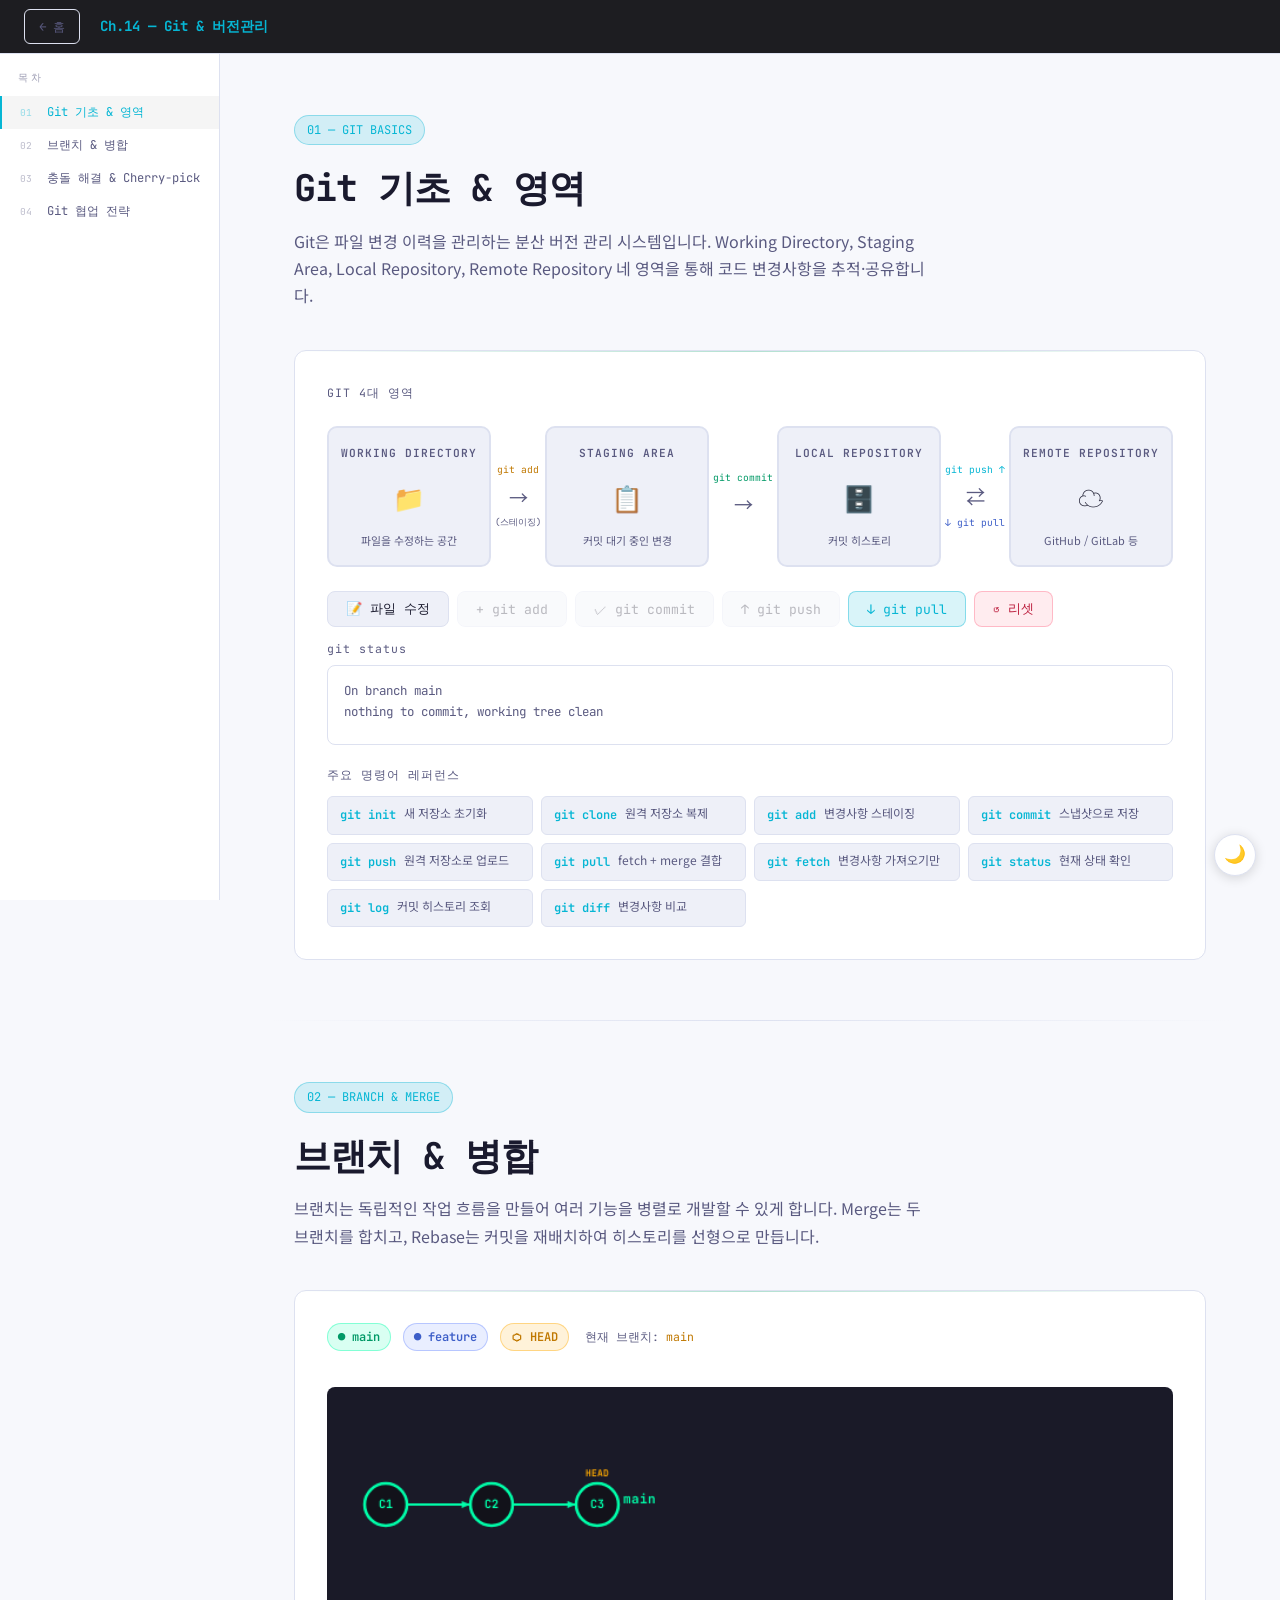
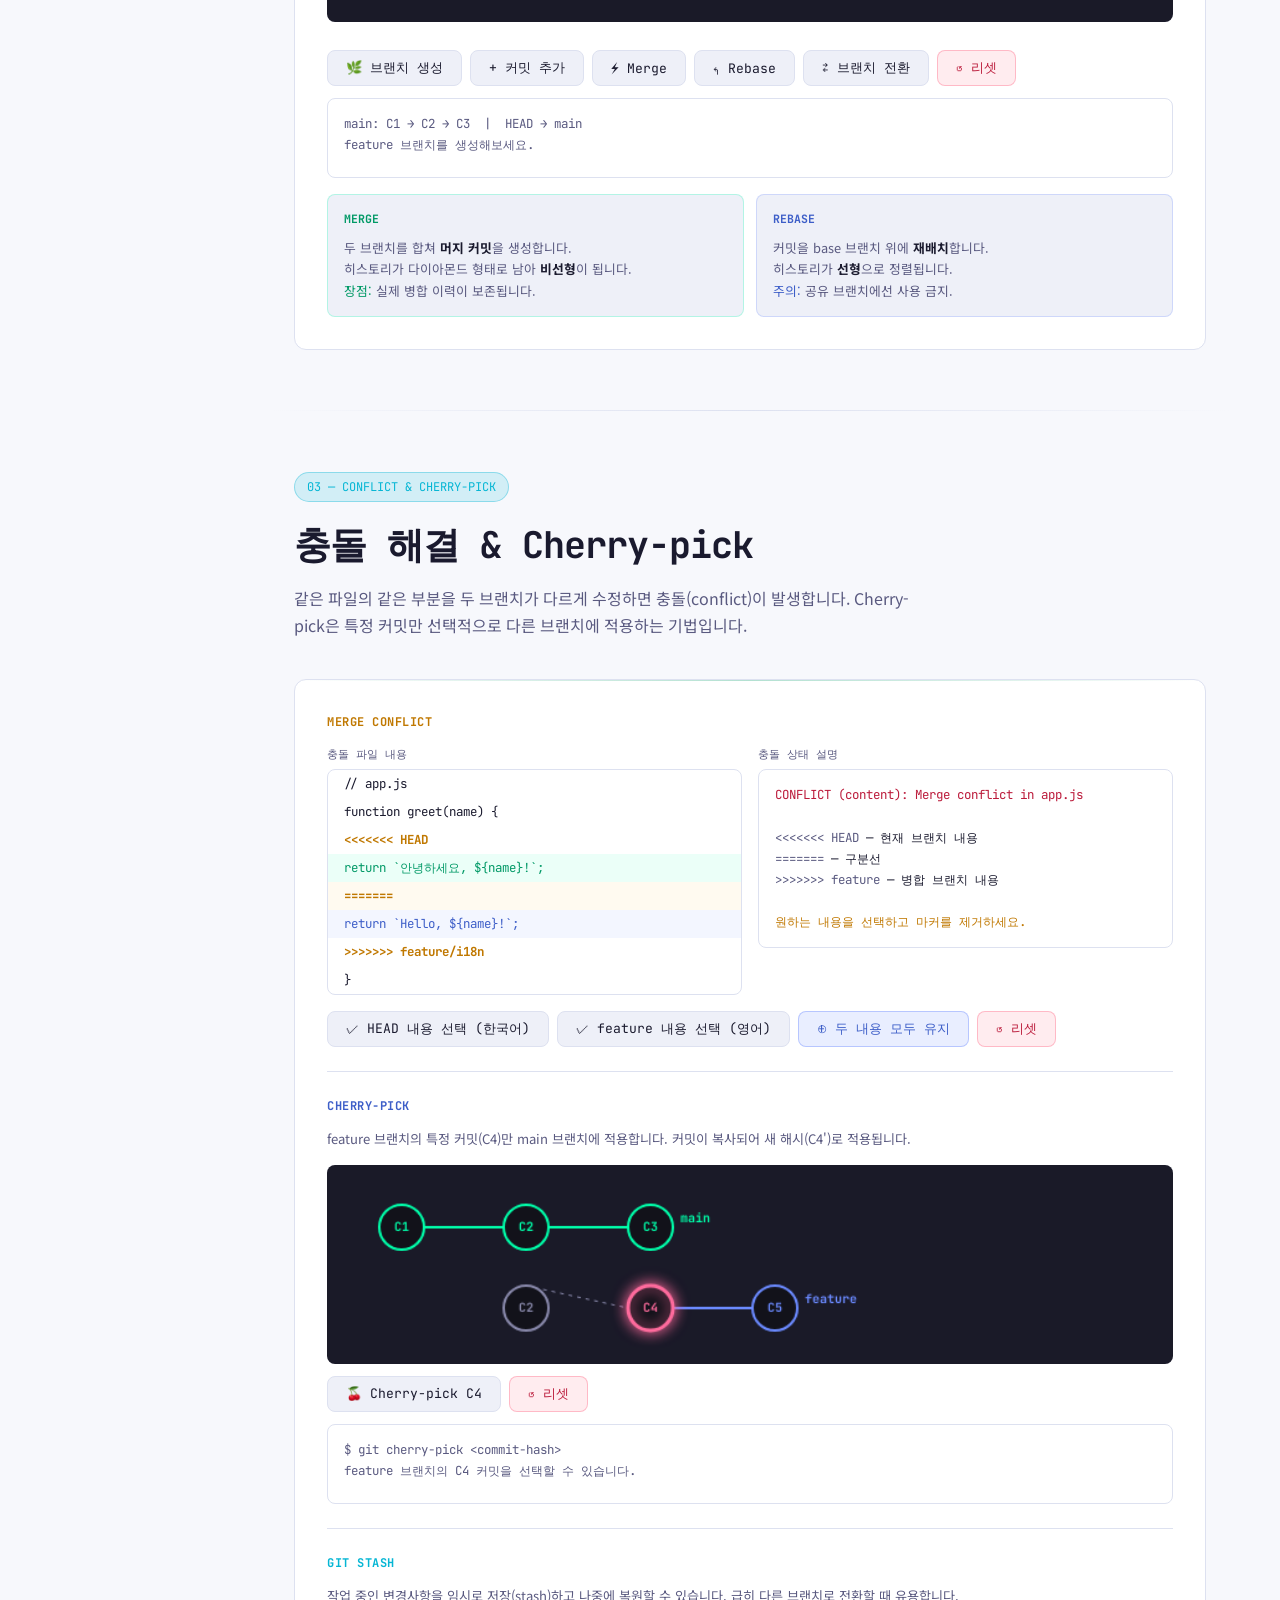
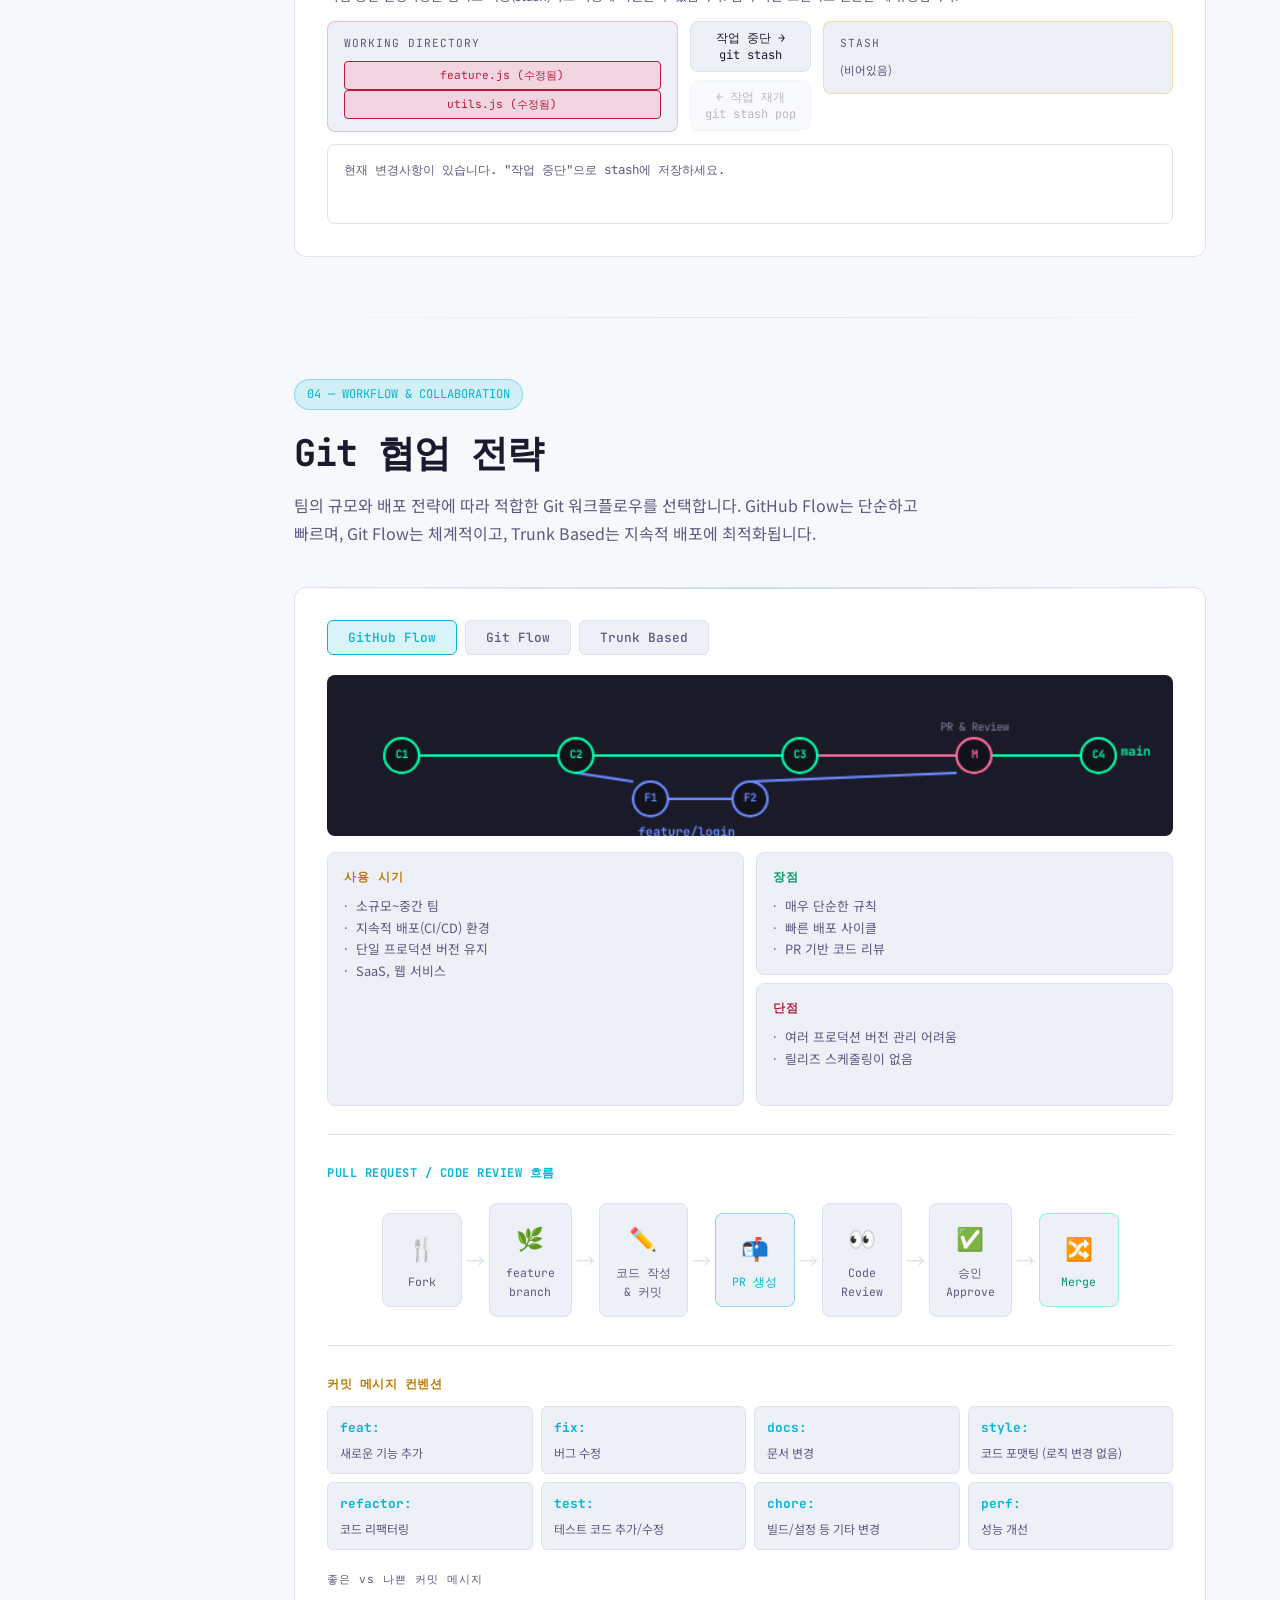
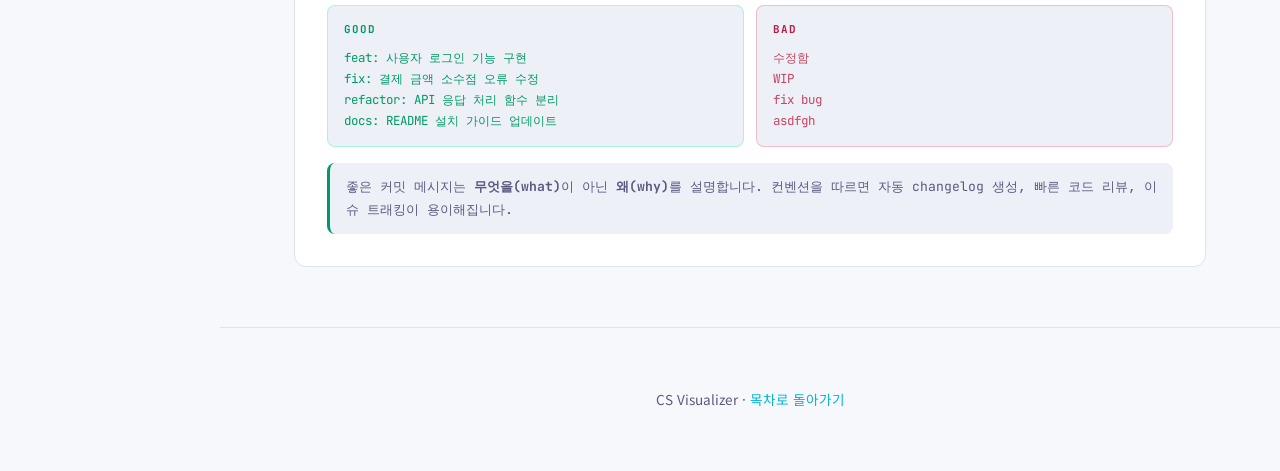
<file: ch14.html>
<!DOCTYPE html>
<html lang="ko">
<head>
<meta charset="UTF-8">
<meta name="viewport" content="width=device-width, initial-scale=1.0">
<title>Ch.14 Git & 버전관리 | CS Visualizer</title>
<link href="https://fonts.googleapis.com/css2?family=JetBrains+Mono:wght@300;400;500;600;700&family=Noto+Sans+KR:wght@300;400;500;700&display=swap" rel="stylesheet">
<link rel="stylesheet" href="style.css">
<style>
/* ── Ch14 accent ─────────────────────────── */
:root { --ch14: #06b6d4; --ch14-dim: rgba(6,182,212,0.15); --ch14-glow: 0 0 20px rgba(6,182,212,0.3); }
.tag-ch14 { background: var(--ch14-dim); color: var(--ch14); border: 1px solid rgba(6,182,212,0.35); }

/* ── Git area diagram ────────────────────── */
.git-areas {
  display: grid;
  grid-template-columns: 1fr auto 1fr auto 1fr auto 1fr;
  gap: 0;
  align-items: center;
  margin: 24px 0;
  min-width: 0;
}
.git-area {
  background: var(--surface2);
  border: 2px solid var(--border);
  border-radius: 10px;
  padding: 16px 10px;
  text-align: center;
  min-height: 140px;
  display: flex;
  flex-direction: column;
  align-items: center;
  gap: 8px;
  transition: border-color 0.3s, box-shadow 0.3s;
  position: relative;
}
.git-area.active { border-color: var(--ch14); box-shadow: var(--ch14-glow); }
.git-area-title {
  font-family: 'JetBrains Mono', monospace;
  font-size: 0.7rem;
  font-weight: 600;
  letter-spacing: 1px;
  color: var(--text-dim);
  text-transform: uppercase;
}
.git-area-icon { font-size: 1.6rem; margin: 4px 0; }
.git-area-items { display: flex; flex-direction: column; gap: 4px; width: 100%; }
.git-file-node {
  font-family: 'JetBrains Mono', monospace;
  font-size: 0.7rem;
  padding: 4px 8px;
  border-radius: 4px;
  border: 1px solid;
  text-align: center;
  animation: fadeIn 0.3s ease;
}
.git-file-node.wdir  { background: rgba(255,68,102,0.15); border-color: var(--danger); color: var(--danger); }
.git-file-node.stage { background: rgba(255,170,0,0.15); border-color: var(--accent4); color: var(--accent4); }
.git-file-node.repo  { background: rgba(0,255,170,0.15); border-color: var(--accent); color: var(--accent); }
.git-file-node.remote{ background: rgba(6,182,212,0.15); border-color: var(--ch14); color: var(--ch14); }
.git-area-arrow {
  display: flex;
  flex-direction: column;
  align-items: center;
  gap: 4px;
  padding: 0 4px;
}
.arrow-label {
  font-family: 'JetBrains Mono', monospace;
  font-size: 0.6rem;
  color: var(--text-dim);
  white-space: nowrap;
  text-align: center;
  line-height: 1.3;
}
.arrow-sym { font-size: 1.2rem; color: var(--text-dim); }
.commit-node {
  width: 40px; height: 40px;
  border-radius: 50%;
  background: var(--surface);
  border: 2px solid var(--accent);
  display: flex; align-items: center; justify-content: center;
  font-family: 'JetBrains Mono', monospace;
  font-size: 0.62rem;
  font-weight: 700;
  color: var(--accent);
  cursor: default;
  transition: all 0.2s;
  animation: fadeIn 0.3s ease;
  flex-shrink: 0;
}
.commit-node:hover { box-shadow: 0 0 12px rgba(0,255,170,0.4); }
.commit-node.remote-node { border-color: var(--ch14); color: var(--ch14); }

/* ── git status terminal ─────────────────── */
.git-status-box {
  background: var(--surface);
  border: 1px solid var(--border);
  border-radius: 8px;
  padding: 14px 16px;
  font-family: 'JetBrains Mono', monospace;
  font-size: 0.78rem;
  line-height: 1.7;
  min-height: 80px;
  transition: all 0.3s;
}
.git-status-box .s-red    { color: var(--danger); }
.git-status-box .s-green  { color: var(--accent); }
.git-status-box .s-yellow { color: var(--accent4); }
.git-status-box .s-cyan   { color: var(--ch14); }
.git-status-box .s-dim    { color: var(--text-dim); }

/* ── command ref ─────────────────────────── */
.cmd-grid {
  display: grid;
  grid-template-columns: repeat(auto-fill, minmax(200px, 1fr));
  gap: 8px;
  margin-top: 12px;
}
.cmd-item {
  background: var(--surface2);
  border: 1px solid var(--border);
  border-radius: 6px;
  padding: 8px 12px;
  display: flex;
  gap: 8px;
  align-items: flex-start;
}
.cmd-name {
  font-family: 'JetBrains Mono', monospace;
  font-size: 0.75rem;
  color: var(--ch14);
  font-weight: 600;
  white-space: nowrap;
}
.cmd-desc {
  font-size: 0.75rem;
  color: var(--text-dim);
  line-height: 1.4;
}

/* ── branch graph ────────────────────────── */
.branch-graph-container {
  position: relative;
  overflow-x: auto;
  padding: 20px 0 12px;
}
.branch-graph-svg {
  display: block;
  margin: 0 auto;
}
.branch-label {
  display: inline-flex;
  align-items: center;
  gap: 6px;
  font-family: 'JetBrains Mono', monospace;
  font-size: 0.75rem;
  padding: 3px 10px;
  border-radius: 20px;
  font-weight: 600;
}
.branch-label.main    { background: rgba(0,255,170,0.15); color: var(--accent); border: 1px solid rgba(0,255,170,0.4); }
.branch-label.feature { background: rgba(107,138,255,0.15); color: var(--accent3); border: 1px solid rgba(107,138,255,0.4); }
.branch-label.head    { background: rgba(255,170,0,0.15); color: var(--accent4); border: 1px solid rgba(255,170,0,0.4); }

#branchCanvas {
  background: var(--surface2);
  border-radius: 8px;
  display: block;
  margin: 0 auto;
}

/* ── conflict viz ────────────────────────── */
.conflict-file {
  background: var(--surface);
  border: 1px solid var(--border);
  border-radius: 8px;
  font-family: 'JetBrains Mono', monospace;
  font-size: 0.78rem;
  overflow: hidden;
}
.conflict-line {
  padding: 4px 16px;
  transition: all 0.3s;
  line-height: 1.6;
}
.conflict-line.marker { color: var(--accent4); font-weight: 700; }
.conflict-line.ours   { background: rgba(0,255,170,0.08); color: var(--accent); }
.conflict-line.sep    { color: var(--accent4); font-weight: 700; background: rgba(255,170,0,0.06); }
.conflict-line.theirs { background: rgba(107,138,255,0.08); color: var(--accent3); }
.conflict-line.normal { color: var(--text); }
.conflict-line.resolved { background: rgba(0,255,170,0.12); color: var(--accent); }
.conflict-resolved-banner {
  background: rgba(0,255,170,0.15);
  border-top: 1px solid rgba(0,255,170,0.3);
  padding: 8px 16px;
  color: var(--accent);
  font-family: 'JetBrains Mono', monospace;
  font-size: 0.8rem;
  font-weight: 600;
  display: none;
}

/* ── cherry-pick canvas ──────────────────── */
#cherryCanvas {
  background: var(--surface2);
  border-radius: 8px;
  display: block;
  margin: 0 auto;
}

/* ── stash ───────────────────────────────── */
.stash-area {
  display: flex;
  gap: 12px;
  align-items: flex-start;
  flex-wrap: wrap;
  margin-top: 12px;
}
.stash-box {
  background: var(--surface2);
  border: 1px solid var(--border);
  border-radius: 8px;
  padding: 12px 16px;
  flex: 1;
  min-width: 160px;
}
.stash-box-title {
  font-family: 'JetBrains Mono', monospace;
  font-size: 0.7rem;
  letter-spacing: 1px;
  color: var(--text-dim);
  margin-bottom: 8px;
}
.stash-item {
  font-family: 'JetBrains Mono', monospace;
  font-size: 0.75rem;
  padding: 5px 10px;
  background: rgba(255,170,0,0.12);
  border: 1px solid rgba(255,170,0,0.3);
  border-radius: 4px;
  color: var(--accent4);
  margin-bottom: 4px;
  animation: fadeIn 0.3s ease;
}

/* ── workflow tabs ───────────────────────── */
.workflow-tabs {
  display: flex;
  gap: 8px;
  margin-bottom: 20px;
  flex-wrap: wrap;
}
.wf-tab {
  padding: 8px 20px;
  border-radius: 6px;
  background: var(--surface2);
  border: 1px solid var(--border);
  color: var(--text-dim);
  font-family: 'JetBrains Mono', monospace;
  font-size: 0.8rem;
  cursor: pointer;
  transition: all 0.2s;
  font-weight: 500;
}
.wf-tab.active { background: var(--ch14-dim); border-color: var(--ch14); color: var(--ch14); }
.wf-tab:hover:not(.active) { border-color: var(--text-dim); color: var(--text); }
.wf-panel { display: none; }
.wf-panel.active { display: block; }

.wf-info-grid {
  display: grid;
  grid-template-columns: 1fr 1fr;
  gap: 12px;
  margin-top: 16px;
}
.wf-info-card {
  background: var(--surface2);
  border: 1px solid var(--border);
  border-radius: 8px;
  padding: 14px 16px;
}
.wf-info-title {
  font-family: 'JetBrains Mono', monospace;
  font-size: 0.72rem;
  font-weight: 700;
  letter-spacing: 1px;
  margin-bottom: 8px;
  text-transform: uppercase;
}
.wf-info-title.pros { color: var(--accent); }
.wf-info-title.cons { color: var(--danger); }
.wf-info-title.when { color: var(--accent4); }
.wf-info-li {
  font-size: 0.8rem;
  color: var(--text-dim);
  line-height: 1.7;
  padding-left: 12px;
  position: relative;
}
.wf-info-li::before { content: '·'; position: absolute; left: 0; }

/* ── PR flow ─────────────────────────────── */
.pr-flow {
  display: flex;
  align-items: center;
  gap: 0;
  flex-wrap: wrap;
  margin: 20px 0;
  justify-content: center;
}
.pr-step {
  display: flex;
  flex-direction: column;
  align-items: center;
  gap: 6px;
  padding: 14px 16px;
  background: var(--surface2);
  border: 1px solid var(--border);
  border-radius: 8px;
  min-width: 80px;
  text-align: center;
  transition: all 0.2s;
}
.pr-step:hover { border-color: var(--ch14); }
.pr-step-icon { font-size: 1.4rem; }
.pr-step-label { font-size: 0.72rem; color: var(--text-dim); font-family: 'JetBrains Mono', monospace; }
.pr-arrow { font-size: 1.2rem; color: var(--border); padding: 0 4px; }

/* ── commit conventions ──────────────────── */
.commit-conv-grid {
  display: grid;
  grid-template-columns: repeat(auto-fill, minmax(180px, 1fr));
  gap: 8px;
  margin-top: 12px;
}
.conv-item {
  background: var(--surface2);
  border: 1px solid var(--border);
  border-radius: 6px;
  padding: 10px 12px;
}
.conv-type {
  font-family: 'JetBrains Mono', monospace;
  font-size: 0.8rem;
  font-weight: 700;
  color: var(--ch14);
  margin-bottom: 4px;
}
.conv-desc {
  font-size: 0.75rem;
  color: var(--text-dim);
}
.msg-compare {
  display: grid;
  grid-template-columns: 1fr 1fr;
  gap: 12px;
  margin-top: 16px;
}
.msg-good, .msg-bad {
  background: var(--surface2);
  border-radius: 8px;
  padding: 14px 16px;
  font-family: 'JetBrains Mono', monospace;
  font-size: 0.78rem;
}
.msg-good { border: 1px solid rgba(0,255,170,0.3); }
.msg-bad  { border: 1px solid rgba(255,68,102,0.3); }
.msg-label { font-size: 0.68rem; letter-spacing: 1px; font-weight: 700; margin-bottom: 8px; }
.msg-label.good { color: var(--accent); }
.msg-label.bad  { color: var(--danger); }
.msg-example { color: var(--text); line-height: 1.7; }
.msg-example .good-line { color: var(--accent); }
.msg-example .bad-line  { color: var(--danger); opacity: 0.8; }

/* ── btn row ─────────────────────────────── */
.btn-row { display: flex; gap: 8px; flex-wrap: wrap; margin: 12px 0; }

/* ── animations ──────────────────────────── */
@keyframes fadeIn { from { opacity: 0; transform: scale(0.85); } to { opacity: 1; transform: scale(1); } }
@keyframes slideRight { from { opacity: 0; transform: translateX(-20px); } to { opacity: 1; transform: translateX(0); } }
@keyframes pulse { 0%,100% { opacity: 1; } 50% { opacity: 0.5; } }

/* ── responsive ──────────────────────────── */
@media (max-width: 700px) {
  .git-areas { grid-template-columns: 1fr; gap: 8px; }
  .git-area-arrow { flex-direction: row; transform: none; }
  .arrow-sym { transform: rotate(90deg); }
  .wf-info-grid { grid-template-columns: 1fr; }
  .msg-compare { grid-template-columns: 1fr; }
}
</style>
</head>
<body class="page-body">
<nav class="page-nav">
  <a href="index.html" class="nav-back">← 홈</a>
  <div class="nav-chapter-title" style="color:#06b6d4">Ch.14 — Git & 버전관리</div>
  <div class="nav-sections">
    <a href="#gitbasic" class="nav-sec-link">Git 기초</a>
    <a href="#branch" class="nav-sec-link">브랜치</a>
    <a href="#conflict" class="nav-sec-link">충돌해결</a>
    <a href="#workflow" class="nav-sec-link">협업 전략</a>
  </div>
</nav>

<!-- ═══════════════════════════════════════════════════════
     SECTION 1: Git 기초 & 영역
═══════════════════════════════════════════════════════ -->
<section id="gitbasic">
  <div class="section-header">
    <div class="tag tag-ch14">01 — GIT BASICS</div>
    <h2>Git 기초 &amp; 영역</h2>
    <p>Git은 파일 변경 이력을 관리하는 분산 버전 관리 시스템입니다. Working Directory, Staging Area, Local Repository, Remote Repository 네 영역을 통해 코드 변경사항을 추적·공유합니다.</p>
  </div>

  <div class="viz-box">
    <!-- Area Diagram -->
    <div style="font-family:'JetBrains Mono',monospace;font-size:0.72rem;color:var(--text-dim);letter-spacing:1px;margin-bottom:8px;">GIT 4대 영역</div>
    <div class="git-areas" id="gitAreas">
      <!-- Working Directory -->
      <div class="git-area" id="areaWdir">
        <div class="git-area-title">Working Directory</div>
        <div class="git-area-icon">📁</div>
        <div class="git-area-items" id="wdirItems">
          <div style="font-size:0.68rem;color:var(--text-dim);">파일을 수정하는 공간</div>
        </div>
      </div>

      <div class="git-area-arrow">
        <div class="arrow-label" style="color:var(--accent4);">git add</div>
        <div class="arrow-sym">→</div>
        <div class="arrow-label" style="color:var(--text-dim);font-size:0.55rem;">(스테이징)</div>
      </div>

      <!-- Staging Area -->
      <div class="git-area" id="areaStage">
        <div class="git-area-title">Staging Area</div>
        <div class="git-area-icon">📋</div>
        <div class="git-area-items" id="stageItems">
          <div style="font-size:0.68rem;color:var(--text-dim);">커밋 대기 중인 변경</div>
        </div>
      </div>

      <div class="git-area-arrow">
        <div class="arrow-label" style="color:var(--accent);">git commit</div>
        <div class="arrow-sym">→</div>
      </div>

      <!-- Local Repo -->
      <div class="git-area" id="areaRepo">
        <div class="git-area-title">Local Repository</div>
        <div class="git-area-icon">🗄️</div>
        <div class="git-area-items" id="repoItems" style="flex-direction:row;flex-wrap:wrap;justify-content:center;gap:4px;">
          <div style="font-size:0.68rem;color:var(--text-dim);">커밋 히스토리</div>
        </div>
      </div>

      <div class="git-area-arrow">
        <div class="arrow-label" style="color:var(--ch14);">git push ↑</div>
        <div class="arrow-sym">⇄</div>
        <div class="arrow-label" style="color:var(--accent3);">↓ git pull</div>
      </div>

      <!-- Remote Repo -->
      <div class="git-area" id="areaRemote">
        <div class="git-area-title">Remote Repository</div>
        <div class="git-area-icon">☁️</div>
        <div class="git-area-items" id="remoteItems" style="flex-direction:row;flex-wrap:wrap;justify-content:center;gap:4px;">
          <div style="font-size:0.68rem;color:var(--text-dim);">GitHub / GitLab 등</div>
        </div>
      </div>
    </div>

    <!-- Buttons -->
    <div class="btn-row">
      <button class="btn" onclick="gitAction('modify')" id="btnModify">📝 파일 수정</button>
      <button class="btn" onclick="gitAction('add')" id="btnAdd" disabled>+ git add</button>
      <button class="btn" onclick="gitAction('commit')" id="btnCommit" disabled>✓ git commit</button>
      <button class="btn" onclick="gitAction('push')" id="btnPush" disabled>↑ git push</button>
      <button class="btn" onclick="gitAction('pull')" id="btnPull" style="background:rgba(6,182,212,0.15);color:var(--ch14);border-color:rgba(6,182,212,0.4);">↓ git pull</button>
      <button class="btn" onclick="gitAction('reset')" style="background:rgba(255,68,102,0.1);color:var(--danger);border-color:rgba(255,68,102,0.3);">↺ 리셋</button>
    </div>

    <!-- git status output -->
    <div style="font-family:'JetBrains Mono',monospace;font-size:0.72rem;color:var(--text-dim);letter-spacing:1px;margin:12px 0 6px;">git status</div>
    <div class="git-status-box" id="gitStatusBox">
      <span class="s-dim">On branch main</span><br>
      <span class="s-dim">nothing to commit, working tree clean</span>
    </div>

    <!-- Commands Reference -->
    <div style="font-family:'JetBrains Mono',monospace;font-size:0.72rem;color:var(--text-dim);letter-spacing:1px;margin:20px 0 8px;">주요 명령어 레퍼런스</div>
    <div class="cmd-grid">
      <div class="cmd-item"><span class="cmd-name">git init</span><span class="cmd-desc">새 저장소 초기화</span></div>
      <div class="cmd-item"><span class="cmd-name">git clone</span><span class="cmd-desc">원격 저장소 복제</span></div>
      <div class="cmd-item"><span class="cmd-name">git add</span><span class="cmd-desc">변경사항 스테이징</span></div>
      <div class="cmd-item"><span class="cmd-name">git commit</span><span class="cmd-desc">스냅샷으로 저장</span></div>
      <div class="cmd-item"><span class="cmd-name">git push</span><span class="cmd-desc">원격 저장소로 업로드</span></div>
      <div class="cmd-item"><span class="cmd-name">git pull</span><span class="cmd-desc">fetch + merge 결합</span></div>
      <div class="cmd-item"><span class="cmd-name">git fetch</span><span class="cmd-desc">변경사항 가져오기만</span></div>
      <div class="cmd-item"><span class="cmd-name">git status</span><span class="cmd-desc">현재 상태 확인</span></div>
      <div class="cmd-item"><span class="cmd-name">git log</span><span class="cmd-desc">커밋 히스토리 조회</span></div>
      <div class="cmd-item"><span class="cmd-name">git diff</span><span class="cmd-desc">변경사항 비교</span></div>
    </div>
  </div>
</section>

<div class="section-divider"></div>

<!-- ═══════════════════════════════════════════════════════
     SECTION 2: 브랜치 & 병합
═══════════════════════════════════════════════════════ -->
<section id="branch">
  <div class="section-header">
    <div class="tag tag-ch14">02 — BRANCH & MERGE</div>
    <h2>브랜치 &amp; 병합</h2>
    <p>브랜치는 독립적인 작업 흐름을 만들어 여러 기능을 병렬로 개발할 수 있게 합니다. Merge는 두 브랜치를 합치고, Rebase는 커밋을 재배치하여 히스토리를 선형으로 만듭니다.</p>
  </div>

  <div class="viz-box">
    <!-- Legend -->
    <div style="display:flex;gap:12px;flex-wrap:wrap;margin-bottom:16px;align-items:center;">
      <span class="branch-label main">● main</span>
      <span class="branch-label feature">● feature</span>
      <span class="branch-label head">⬡ HEAD</span>
      <span style="font-family:'JetBrains Mono',monospace;font-size:0.72rem;color:var(--text-dim);margin-left:4px;">현재 브랜치: <span id="currentBranchLabel" style="color:var(--accent4);">main</span></span>
    </div>

    <!-- Canvas -->
    <div class="branch-graph-container">
      <canvas id="branchCanvas" width="720" height="200"></canvas>
    </div>

    <!-- Buttons -->
    <div class="btn-row" style="margin-top:16px;">
      <button class="btn" onclick="branchAction('create')">🌿 브랜치 생성</button>
      <button class="btn" onclick="branchAction('commit')">+ 커밋 추가</button>
      <button class="btn" onclick="branchAction('merge')" id="btnMerge">⚡ Merge</button>
      <button class="btn" onclick="branchAction('rebase')" id="btnRebase">↰ Rebase</button>
      <button class="btn" onclick="branchAction('switch')">⇄ 브랜치 전환</button>
      <button class="btn" onclick="branchAction('reset')" style="background:rgba(255,68,102,0.1);color:var(--danger);border-color:rgba(255,68,102,0.3);">↺ 리셋</button>
    </div>

    <!-- Info panel -->
    <div class="git-status-box" id="branchInfoBox" style="margin-top:8px;">
      <span class="s-dim">main: C1 → C2 → C3 &nbsp;|&nbsp; HEAD → main</span><br>
      <span class="s-dim">feature 브랜치를 생성해보세요.</span>
    </div>

    <!-- Merge vs Rebase explanation -->
    <div style="display:grid;grid-template-columns:1fr 1fr;gap:12px;margin-top:16px;">
      <div style="background:var(--surface2);border:1px solid rgba(0,255,170,0.25);border-radius:8px;padding:14px 16px;">
        <div style="font-family:'JetBrains Mono',monospace;font-size:0.72rem;font-weight:700;color:var(--accent);margin-bottom:8px;">MERGE</div>
        <div style="font-size:0.8rem;color:var(--text-dim);line-height:1.7;">
          두 브랜치를 합쳐 <strong style="color:var(--text);">머지 커밋</strong>을 생성합니다.<br>
          히스토리가 다이아몬드 형태로 남아 <strong style="color:var(--text);">비선형</strong>이 됩니다.<br>
          <span style="color:var(--accent);">장점:</span> 실제 병합 이력이 보존됩니다.
        </div>
      </div>
      <div style="background:var(--surface2);border:1px solid rgba(107,138,255,0.25);border-radius:8px;padding:14px 16px;">
        <div style="font-family:'JetBrains Mono',monospace;font-size:0.72rem;font-weight:700;color:var(--accent3);margin-bottom:8px;">REBASE</div>
        <div style="font-size:0.8rem;color:var(--text-dim);line-height:1.7;">
          커밋을 base 브랜치 위에 <strong style="color:var(--text);">재배치</strong>합니다.<br>
          히스토리가 <strong style="color:var(--text);">선형</strong>으로 정렬됩니다.<br>
          <span style="color:var(--accent3);">주의:</span> 공유 브랜치에선 사용 금지.
        </div>
      </div>
    </div>
  </div>
</section>

<div class="section-divider"></div>

<!-- ═══════════════════════════════════════════════════════
     SECTION 3: 충돌 해결 & Cherry-pick
═══════════════════════════════════════════════════════ -->
<section id="conflict">
  <div class="section-header">
    <div class="tag tag-ch14">03 — CONFLICT & CHERRY-PICK</div>
    <h2>충돌 해결 &amp; Cherry-pick</h2>
    <p>같은 파일의 같은 부분을 두 브랜치가 다르게 수정하면 충돌(conflict)이 발생합니다. Cherry-pick은 특정 커밋만 선택적으로 다른 브랜치에 적용하는 기법입니다.</p>
  </div>

  <div class="viz-box">
    <!-- Conflict subsection -->
    <div style="font-family:'JetBrains Mono',monospace;font-size:0.75rem;font-weight:700;color:var(--accent4);margin-bottom:12px;letter-spacing:0.5px;">MERGE CONFLICT</div>

    <div style="display:grid;grid-template-columns:1fr 1fr;gap:16px;margin-bottom:16px;">
      <div>
        <div style="font-family:'JetBrains Mono',monospace;font-size:0.68rem;color:var(--text-dim);margin-bottom:6px;">충돌 파일 내용</div>
        <div class="conflict-file" id="conflictFile">
          <div class="conflict-line normal">// app.js</div>
          <div class="conflict-line normal">function greet(name) {</div>
          <div class="conflict-line marker" id="cl-marker1">&lt;&lt;&lt;&lt;&lt;&lt;&lt; HEAD</div>
          <div class="conflict-line ours" id="cl-ours">  return `안녕하세요, ${name}!`;</div>
          <div class="conflict-line sep" id="cl-sep">=======</div>
          <div class="conflict-line theirs" id="cl-theirs">  return `Hello, ${name}!`;</div>
          <div class="conflict-line marker" id="cl-marker2">&gt;&gt;&gt;&gt;&gt;&gt;&gt; feature/i18n</div>
          <div class="conflict-line normal">}</div>
          <div class="conflict-resolved-banner" id="conflictBanner">✓ 충돌 해결됨 — merge commit 생성</div>
        </div>
      </div>
      <div>
        <div style="font-family:'JetBrains Mono',monospace;font-size:0.68rem;color:var(--text-dim);margin-bottom:6px;">충돌 상태 설명</div>
        <div class="git-status-box" id="conflictStatus" style="min-height:150px;">
          <span class="s-red">CONFLICT (content): Merge conflict in app.js</span><br><br>
          <span class="s-dim">&lt;&lt;&lt;&lt;&lt;&lt;&lt; HEAD</span> — 현재 브랜치 내용<br>
          <span class="s-dim">=======</span> — 구분선<br>
          <span class="s-dim">&gt;&gt;&gt;&gt;&gt;&gt;&gt; feature</span> — 병합 브랜치 내용<br><br>
          <span class="s-yellow">원하는 내용을 선택하고 마커를 제거하세요.</span>
        </div>
      </div>
    </div>

    <div class="btn-row">
      <button class="btn" onclick="resolveConflict('ours')" id="btnOurs">✓ HEAD 내용 선택 (한국어)</button>
      <button class="btn" onclick="resolveConflict('theirs')" id="btnTheirs">✓ feature 내용 선택 (영어)</button>
      <button class="btn" onclick="resolveConflict('both')" id="btnBoth" style="background:rgba(107,138,255,0.15);color:var(--accent3);border-color:rgba(107,138,255,0.4);">⊕ 두 내용 모두 유지</button>
      <button class="btn" onclick="resolveConflict('reset')" style="background:rgba(255,68,102,0.1);color:var(--danger);border-color:rgba(255,68,102,0.3);">↺ 리셋</button>
    </div>

    <div style="height:1px;background:var(--border);margin:24px 0;"></div>

    <!-- Cherry-pick subsection -->
    <div style="font-family:'JetBrains Mono',monospace;font-size:0.75rem;font-weight:700;color:var(--accent3);margin-bottom:12px;letter-spacing:0.5px;">CHERRY-PICK</div>

    <div style="font-size:0.82rem;color:var(--text-dim);margin-bottom:14px;line-height:1.7;">
      feature 브랜치의 특정 커밋(C4)만 main 브랜치에 적용합니다. 커밋이 복사되어 새 해시(C4')로 적용됩니다.
    </div>

    <canvas id="cherryCanvas" width="680" height="160"></canvas>

    <div class="btn-row" style="margin-top:12px;">
      <button class="btn" onclick="cherryPickAction()">🍒 Cherry-pick C4</button>
      <button class="btn" onclick="cherryPickReset()" style="background:rgba(255,68,102,0.1);color:var(--danger);border-color:rgba(255,68,102,0.3);">↺ 리셋</button>
    </div>

    <div class="git-status-box" id="cherryStatus" style="margin-top:10px;">
      <span class="s-dim">$ git cherry-pick &lt;commit-hash&gt;</span><br>
      <span class="s-dim">feature 브랜치의 C4 커밋을 선택할 수 있습니다.</span>
    </div>

    <div style="height:1px;background:var(--border);margin:24px 0;"></div>

    <!-- Stash subsection -->
    <div style="font-family:'JetBrains Mono',monospace;font-size:0.75rem;font-weight:700;color:var(--ch14);margin-bottom:12px;letter-spacing:0.5px;">GIT STASH</div>

    <div style="font-size:0.82rem;color:var(--text-dim);margin-bottom:14px;line-height:1.7;">
      작업 중인 변경사항을 임시로 저장(stash)하고 나중에 복원할 수 있습니다. 급히 다른 브랜치로 전환할 때 유용합니다.
    </div>

    <div class="stash-area">
      <div class="stash-box" style="border-color:rgba(255,68,102,0.3);">
        <div class="stash-box-title">WORKING DIRECTORY</div>
        <div id="stashWdir">
          <div class="git-file-node wdir">feature.js (수정됨)</div>
          <div class="git-file-node wdir">utils.js (수정됨)</div>
        </div>
      </div>
      <div style="display:flex;flex-direction:column;gap:8px;justify-content:center;">
        <button class="btn" onclick="stashAction('stash')" id="btnStash" style="font-size:0.75rem;padding:8px 14px;">작업 중단 →<br>git stash</button>
        <button class="btn" onclick="stashAction('pop')" id="btnPop" style="font-size:0.75rem;padding:8px 14px;" disabled>← 작업 재개<br>git stash pop</button>
      </div>
      <div class="stash-box" style="border-color:rgba(255,170,0,0.3);">
        <div class="stash-box-title">STASH</div>
        <div id="stashList"><div style="font-size:0.72rem;color:var(--text-dim);">(비어있음)</div></div>
      </div>
    </div>

    <div class="git-status-box" id="stashStatus" style="margin-top:12px;">
      <span class="s-dim">현재 변경사항이 있습니다. "작업 중단"으로 stash에 저장하세요.</span>
    </div>
  </div>
</section>

<div class="section-divider"></div>

<!-- ═══════════════════════════════════════════════════════
     SECTION 4: Git 협업 전략
═══════════════════════════════════════════════════════ -->
<section id="workflow">
  <div class="section-header">
    <div class="tag tag-ch14">04 — WORKFLOW & COLLABORATION</div>
    <h2>Git 협업 전략</h2>
    <p>팀의 규모와 배포 전략에 따라 적합한 Git 워크플로우를 선택합니다. GitHub Flow는 단순하고 빠르며, Git Flow는 체계적이고, Trunk Based는 지속적 배포에 최적화됩니다.</p>
  </div>

  <div class="viz-box">
    <!-- Workflow Tabs -->
    <div class="workflow-tabs">
      <button class="wf-tab active" onclick="switchWorkflow('github')">GitHub Flow</button>
      <button class="wf-tab" onclick="switchWorkflow('gitflow')">Git Flow</button>
      <button class="wf-tab" onclick="switchWorkflow('trunk')">Trunk Based</button>
    </div>

    <!-- GitHub Flow Panel -->
    <div class="wf-panel active" id="wf-github">
      <canvas id="githubFlowCanvas" width="680" height="130"></canvas>
      <div class="wf-info-grid">
        <div class="wf-info-card">
          <div class="wf-info-title when">사용 시기</div>
          <div class="wf-info-li">소규모~중간 팀</div>
          <div class="wf-info-li">지속적 배포(CI/CD) 환경</div>
          <div class="wf-info-li">단일 프로덕션 버전 유지</div>
          <div class="wf-info-li">SaaS, 웹 서비스</div>
        </div>
        <div style="display:grid;grid-template-rows:1fr 1fr;gap:8px;">
          <div class="wf-info-card">
            <div class="wf-info-title pros">장점</div>
            <div class="wf-info-li">매우 단순한 규칙</div>
            <div class="wf-info-li">빠른 배포 사이클</div>
            <div class="wf-info-li">PR 기반 코드 리뷰</div>
          </div>
          <div class="wf-info-card">
            <div class="wf-info-title cons">단점</div>
            <div class="wf-info-li">여러 프로덕션 버전 관리 어려움</div>
            <div class="wf-info-li">릴리즈 스케줄링이 없음</div>
          </div>
        </div>
      </div>
    </div>

    <!-- Git Flow Panel -->
    <div class="wf-panel" id="wf-gitflow">
      <canvas id="gitFlowCanvas" width="680" height="200"></canvas>
      <div class="wf-info-grid">
        <div class="wf-info-card">
          <div class="wf-info-title when">사용 시기</div>
          <div class="wf-info-li">버전이 명확한 소프트웨어</div>
          <div class="wf-info-li">정기 릴리즈 일정이 있는 프로젝트</div>
          <div class="wf-info-li">대형 팀 / 엔터프라이즈</div>
          <div class="wf-info-li">모바일 앱, 패키지 라이브러리</div>
        </div>
        <div style="display:grid;grid-template-rows:1fr 1fr;gap:8px;">
          <div class="wf-info-card">
            <div class="wf-info-title pros">장점</div>
            <div class="wf-info-li">체계적인 릴리즈 관리</div>
            <div class="wf-info-li">hotfix, release 분리</div>
            <div class="wf-info-li">명확한 브랜치 역할</div>
          </div>
          <div class="wf-info-card">
            <div class="wf-info-title cons">단점</div>
            <div class="wf-info-li">복잡한 브랜치 구조</div>
            <div class="wf-info-li">CI/CD에 부적합</div>
            <div class="wf-info-li">배포 사이클이 느림</div>
          </div>
        </div>
      </div>
    </div>

    <!-- Trunk Based Panel -->
    <div class="wf-panel" id="wf-trunk">
      <canvas id="trunkCanvas" width="680" height="120"></canvas>
      <div class="wf-info-grid">
        <div class="wf-info-card">
          <div class="wf-info-title when">사용 시기</div>
          <div class="wf-info-li">고성능 엔지니어링 팀</div>
          <div class="wf-info-li">하루 여러 번 배포하는 환경</div>
          <div class="wf-info-li">Feature Flag 사용 가능 시</div>
          <div class="wf-info-li">Google, Meta 등 빅테크</div>
        </div>
        <div style="display:grid;grid-template-rows:1fr 1fr;gap:8px;">
          <div class="wf-info-card">
            <div class="wf-info-title pros">장점</div>
            <div class="wf-info-li">최소한의 브랜치 복잡도</div>
            <div class="wf-info-li">머지 충돌 최소화</div>
            <div class="wf-info-li">빠른 피드백 루프</div>
          </div>
          <div class="wf-info-card">
            <div class="wf-info-title cons">단점</div>
            <div class="wf-info-li">강한 CI/CD 인프라 필요</div>
            <div class="wf-info-li">Feature Flag 관리 필요</div>
            <div class="wf-info-li">미완성 코드 노출 위험</div>
          </div>
        </div>
      </div>
    </div>

    <div style="height:1px;background:var(--border);margin:28px 0;"></div>

    <!-- PR Flow -->
    <div style="font-family:'JetBrains Mono',monospace;font-size:0.75rem;font-weight:700;color:var(--ch14);margin-bottom:16px;letter-spacing:0.5px;">PULL REQUEST / CODE REVIEW 흐름</div>

    <div class="pr-flow">
      <div class="pr-step">
        <div class="pr-step-icon">🍴</div>
        <div class="pr-step-label">Fork</div>
      </div>
      <div class="pr-arrow">→</div>
      <div class="pr-step">
        <div class="pr-step-icon">🌿</div>
        <div class="pr-step-label">feature<br>branch</div>
      </div>
      <div class="pr-arrow">→</div>
      <div class="pr-step">
        <div class="pr-step-icon">✏️</div>
        <div class="pr-step-label">코드 작성<br>& 커밋</div>
      </div>
      <div class="pr-arrow">→</div>
      <div class="pr-step" style="border-color:rgba(6,182,212,0.4);">
        <div class="pr-step-icon">📬</div>
        <div class="pr-step-label" style="color:var(--ch14);">PR 생성</div>
      </div>
      <div class="pr-arrow">→</div>
      <div class="pr-step">
        <div class="pr-step-icon">👀</div>
        <div class="pr-step-label">Code<br>Review</div>
      </div>
      <div class="pr-arrow">→</div>
      <div class="pr-step">
        <div class="pr-step-icon">✅</div>
        <div class="pr-step-label">승인<br>Approve</div>
      </div>
      <div class="pr-arrow">→</div>
      <div class="pr-step" style="border-color:rgba(0,255,170,0.4);">
        <div class="pr-step-icon">🔀</div>
        <div class="pr-step-label" style="color:var(--accent);">Merge</div>
      </div>
    </div>

    <div style="height:1px;background:var(--border);margin:28px 0;"></div>

    <!-- Commit Message Convention -->
    <div style="font-family:'JetBrains Mono',monospace;font-size:0.75rem;font-weight:700;color:var(--accent4);margin-bottom:12px;letter-spacing:0.5px;">커밋 메시지 컨벤션</div>

    <div class="commit-conv-grid">
      <div class="conv-item">
        <div class="conv-type">feat:</div>
        <div class="conv-desc">새로운 기능 추가</div>
      </div>
      <div class="conv-item">
        <div class="conv-type">fix:</div>
        <div class="conv-desc">버그 수정</div>
      </div>
      <div class="conv-item">
        <div class="conv-type">docs:</div>
        <div class="conv-desc">문서 변경</div>
      </div>
      <div class="conv-item">
        <div class="conv-type">style:</div>
        <div class="conv-desc">코드 포맷팅 (로직 변경 없음)</div>
      </div>
      <div class="conv-item">
        <div class="conv-type">refactor:</div>
        <div class="conv-desc">코드 리팩터링</div>
      </div>
      <div class="conv-item">
        <div class="conv-type">test:</div>
        <div class="conv-desc">테스트 코드 추가/수정</div>
      </div>
      <div class="conv-item">
        <div class="conv-type">chore:</div>
        <div class="conv-desc">빌드/설정 등 기타 변경</div>
      </div>
      <div class="conv-item">
        <div class="conv-type">perf:</div>
        <div class="conv-desc">성능 개선</div>
      </div>
    </div>

    <!-- Good vs Bad messages -->
    <div style="font-family:'JetBrains Mono',monospace;font-size:0.7rem;color:var(--text-dim);margin:20px 0 8px;letter-spacing:1px;">좋은 vs 나쁜 커밋 메시지</div>
    <div class="msg-compare">
      <div class="msg-good">
        <div class="msg-label good">GOOD</div>
        <div class="msg-example">
          <span class="good-line">feat: 사용자 로그인 기능 구현</span><br>
          <span class="good-line">fix: 결제 금액 소수점 오류 수정</span><br>
          <span class="good-line">refactor: API 응답 처리 함수 분리</span><br>
          <span class="good-line">docs: README 설치 가이드 업데이트</span>
        </div>
      </div>
      <div class="msg-bad">
        <div class="msg-label bad">BAD</div>
        <div class="msg-example">
          <span class="bad-line">수정함</span><br>
          <span class="bad-line">WIP</span><br>
          <span class="bad-line">fix bug</span><br>
          <span class="bad-line">asdfgh</span>
        </div>
      </div>
    </div>

    <div class="info-text" style="margin-top:16px;">
      좋은 커밋 메시지는 <strong>무엇을(what)</strong>이 아닌 <strong>왜(why)</strong>를 설명합니다.
      컨벤션을 따르면 자동 changelog 생성, 빠른 코드 리뷰, 이슈 트래킹이 용이해집니다.
    </div>
  </div>
</section>

<footer>CS Visualizer · <a href="index.html" style="color:#06b6d4;text-decoration:none;">목차로 돌아가기</a></footer>

<script>
// ═══════════════════════════════════════════════════════
// SECTION 1: GIT AREAS
// ═══════════════════════════════════════════════════════
let gitState = {
  wdir: [],
  stage: [],
  repo: [],
  remote: [],
  fileCount: 0
};

function gitAction(action) {
  const statusBox = document.getElementById('gitStatusBox');

  if (action === 'reset') {
    gitState = { wdir: [], stage: [], repo: [], remote: [], fileCount: 0 };
    renderGitAreas();
    ['btnAdd','btnCommit','btnPush'].forEach(id => document.getElementById(id).disabled = true);
    document.getElementById('btnModify').disabled = false;
    statusBox.innerHTML = '<span class="s-dim">On branch main</span><br><span class="s-dim">nothing to commit, working tree clean</span>';
    ['areaWdir','areaStage','areaRepo','areaRemote'].forEach(id => document.getElementById(id).classList.remove('active'));
    return;
  }

  if (action === 'modify') {
    gitState.fileCount++;
    const fname = `file${gitState.fileCount}.js`;
    gitState.wdir.push(fname);
    document.getElementById('btnAdd').disabled = false;
    document.getElementById('areaWdir').classList.add('active');
    document.getElementById('areaStage').classList.remove('active');
    statusBox.innerHTML =
      `<span class="s-red">On branch main</span><br>` +
      `<span class="s-red">Changes not staged for commit:</span><br>` +
      `<span class="s-red">&nbsp;&nbsp;modified: ${fname}</span><br><br>` +
      `<span class="s-dim">use "git add &lt;file&gt;" to stage</span>`;
    renderGitAreas();
    return;
  }

  if (action === 'add') {
    if (gitState.wdir.length === 0) return;
    const moved = gitState.wdir.splice(0);
    gitState.stage.push(...moved);
    document.getElementById('btnCommit').disabled = false;
    if (gitState.wdir.length === 0) document.getElementById('btnAdd').disabled = true;
    document.getElementById('areaStage').classList.add('active');
    document.getElementById('areaWdir').classList.remove('active');
    statusBox.innerHTML =
      `<span class="s-yellow">On branch main</span><br>` +
      `<span class="s-yellow">Changes to be committed:</span><br>` +
      moved.map(f => `<span class="s-yellow">&nbsp;&nbsp;modified: ${f}</span>`).join('<br>') +
      `<br><br><span class="s-dim">use "git commit" to save</span>`;
    renderGitAreas();
    return;
  }

  if (action === 'commit') {
    if (gitState.stage.length === 0) return;
    const files = gitState.stage.splice(0);
    const hash = Math.random().toString(36).slice(2, 9);
    gitState.repo.push({ hash: hash.slice(0,7), files });
    document.getElementById('btnPush').disabled = false;
    document.getElementById('btnCommit').disabled = true;
    document.getElementById('areaRepo').classList.add('active');
    document.getElementById('areaStage').classList.remove('active');
    statusBox.innerHTML =
      `<span class="s-green">On branch main</span><br>` +
      `<span class="s-green">[main ${hash.slice(0,7)}] feat: ${files.join(', ')} 추가</span><br>` +
      `<span class="s-green">&nbsp;${files.length} file(s) changed</span><br><br>` +
      `<span class="s-dim">nothing to commit, working tree clean</span>`;
    renderGitAreas();
    return;
  }

  if (action === 'push') {
    if (gitState.repo.length === 0) return;
    const lastCommit = gitState.repo[gitState.repo.length - 1];
    const alreadyPushed = gitState.remote.find(c => c.hash === lastCommit.hash);
    if (!alreadyPushed) gitState.remote.push({...lastCommit});
    document.getElementById('areaRemote').classList.add('active');
    document.getElementById('areaRepo').classList.remove('active');
    statusBox.innerHTML =
      `<span class="s-cyan">Enumerating objects: ${lastCommit.files.length + 2}, done.</span><br>` +
      `<span class="s-cyan">Writing objects: 100% — done</span><br>` +
      `<span class="s-cyan">To https://github.com/user/repo.git</span><br>` +
      `<span class="s-cyan">&nbsp;&nbsp;main → main</span>`;
    renderGitAreas();
    return;
  }

  if (action === 'pull') {
    statusBox.innerHTML =
      `<span class="s-cyan">remote: Enumerating objects done.</span><br>` +
      `<span class="s-cyan">Updating &nbsp;abc123..def456</span><br>` +
      `<span class="s-green">Fast-forward</span><br>` +
      `<span class="s-dim">Already up to date.</span>`;
    document.getElementById('areaRemote').classList.add('active');
    setTimeout(() => document.getElementById('areaRemote').classList.remove('active'), 1000);
  }
}

function renderGitAreas() {
  // Working Dir
  const wdEl = document.getElementById('wdirItems');
  if (gitState.wdir.length === 0) {
    wdEl.innerHTML = '<div style="font-size:0.68rem;color:var(--text-dim);">파일을 수정하는 공간</div>';
  } else {
    wdEl.innerHTML = gitState.wdir.map(f =>
      `<div class="git-file-node wdir">${f}</div>`
    ).join('');
  }

  // Stage
  const stEl = document.getElementById('stageItems');
  if (gitState.stage.length === 0) {
    stEl.innerHTML = '<div style="font-size:0.68rem;color:var(--text-dim);">커밋 대기 중인 변경</div>';
  } else {
    stEl.innerHTML = gitState.stage.map(f =>
      `<div class="git-file-node stage">${f}</div>`
    ).join('');
  }

  // Repo
  const rpEl = document.getElementById('repoItems');
  if (gitState.repo.length === 0) {
    rpEl.innerHTML = '<div style="font-size:0.68rem;color:var(--text-dim);">커밋 히스토리</div>';
  } else {
    rpEl.innerHTML = gitState.repo.map(c =>
      `<div class="commit-node" title="${c.files.join(', ')}">${c.hash.slice(0,4)}</div>`
    ).join('');
  }

  // Remote
  const rmEl = document.getElementById('remoteItems');
  if (gitState.remote.length === 0) {
    rmEl.innerHTML = '<div style="font-size:0.68rem;color:var(--text-dim);">GitHub / GitLab 등</div>';
  } else {
    rmEl.innerHTML = gitState.remote.map(c =>
      `<div class="commit-node remote-node" title="${c.files.join(', ')}">${c.hash.slice(0,4)}</div>`
    ).join('');
  }
}

// ═══════════════════════════════════════════════════════
// SECTION 2: BRANCH GRAPH
// ═══════════════════════════════════════════════════════
let branchState = {
  mainCommits: ['C1','C2','C3'],
  featureCommits: [],    // commits after branch point (index in main)
  featureBranchPoint: 1, // branches from main[1] = C2
  hasBranch: false,
  currentBranch: 'main',
  mergeCommit: null,
  rebaseMode: false,
  rebasedCommits: []
};

const BCOLORS = {
  main: '#00ffaa',
  feature: '#6b8aff',
  merge: '#ff6b9d',
  head: '#ffaa00',
  text: '#e0e0f0',
  dim: '#8888aa',
  bg: '#1a1a28',
  node: '#12121a'
};

function drawBranchGraph() {
  const canvas = document.getElementById('branchCanvas');
  const ctx = canvas.getContext('2d');
  const W = canvas.width, H = canvas.height;
  ctx.clearRect(0, 0, W, H);
  ctx.fillStyle = BCOLORS.bg;
  ctx.fillRect(0, 0, W, H);

  const bs = branchState;
  const nodeR = 18;
  const startX = 50;
  const mainY = bs.hasBranch ? 80 : H / 2;
  const featureY = 150;
  const stepX = 90;

  // Helper: draw node
  function drawNode(x, y, label, color, isHead=false, glow=false) {
    if (glow) {
      ctx.shadowColor = color;
      ctx.shadowBlur = 14;
    }
    ctx.beginPath();
    ctx.arc(x, y, nodeR, 0, Math.PI * 2);
    ctx.fillStyle = BCOLORS.node;
    ctx.fill();
    ctx.strokeStyle = color;
    ctx.lineWidth = 2.5;
    ctx.stroke();
    ctx.shadowBlur = 0;

    ctx.fillStyle = color;
    ctx.font = 'bold 10px JetBrains Mono, monospace';
    ctx.textAlign = 'center';
    ctx.textBaseline = 'middle';
    ctx.fillText(label, x, y);

    if (isHead) {
      ctx.fillStyle = BCOLORS.head;
      ctx.font = 'bold 8px JetBrains Mono, monospace';
      ctx.fillText('HEAD', x, y - nodeR - 8);
    }
  }

  // Helper: draw arrow
  function drawArrow(x1, y1, x2, y2, color, dashed=false) {
    ctx.beginPath();
    if (dashed) {
      ctx.setLineDash([5, 3]);
    } else {
      ctx.setLineDash([]);
    }
    ctx.moveTo(x1 + nodeR, y1);
    ctx.lineTo(x2 - nodeR, y2);
    ctx.strokeStyle = color;
    ctx.lineWidth = 2;
    ctx.stroke();
    ctx.setLineDash([]);

    // arrowhead
    const angle = Math.atan2(y2 - y1, x2 - x1);
    const ax = x2 - nodeR;
    const ay = y2;
    ctx.beginPath();
    ctx.moveTo(ax, ay);
    ctx.lineTo(ax - 8 * Math.cos(angle - 0.4), ay - 8 * Math.sin(angle - 0.4));
    ctx.lineTo(ax - 8 * Math.cos(angle + 0.4), ay - 8 * Math.sin(angle + 0.4));
    ctx.closePath();
    ctx.fillStyle = color;
    ctx.fill();
  }

  // Draw main branch commits
  const mainNodes = bs.mainCommits.map((label, i) => ({
    x: startX + i * stepX,
    y: mainY,
    label
  }));

  // Draw main arrows
  for (let i = 0; i < mainNodes.length - 1; i++) {
    const isDashed = false;
    drawArrow(mainNodes[i].x, mainNodes[i].y, mainNodes[i+1].x, mainNodes[i+1].y, BCOLORS.main, isDashed);
  }

  // Draw merge commit if present
  if (bs.mergeCommit) {
    const mergeX = startX + mainNodes.length * stepX;
    const mergeY = mainY;
    drawArrow(mainNodes[mainNodes.length-1].x, mainY, mergeX, mergeY, BCOLORS.main);

    // Arrow from last feature commit to merge
    if (bs.featureCommits.length > 0) {
      const lastFC = bs.featureCommits[bs.featureCommits.length - 1];
      const fcX = startX + (bs.featureBranchPoint + 1 + (bs.featureCommits.length - 1)) * stepX;
      // Curved arrow from feature to merge
      ctx.beginPath();
      ctx.moveTo(fcX + nodeR, featureY);
      ctx.quadraticCurveTo(mergeX - 20, featureY, mergeX - nodeR, mergeY + nodeR);
      ctx.strokeStyle = BCOLORS.feature;
      ctx.lineWidth = 2;
      ctx.stroke();
    }

    drawNode(mergeX, mergeY, bs.mergeCommit, BCOLORS.merge, bs.currentBranch === 'main', true);
    // Branch label
    ctx.fillStyle = BCOLORS.main;
    ctx.font = 'bold 11px JetBrains Mono, monospace';
    ctx.textAlign = 'left';
    ctx.fillText('main', mergeX + nodeR + 4, mergeY - 4);
  }

  // Draw main nodes
  mainNodes.forEach((n, i) => {
    const isHead = bs.currentBranch === 'main' && !bs.mergeCommit && i === mainNodes.length - 1;
    drawNode(n.x, n.y, n.label, BCOLORS.main, isHead);
  });

  // Branch label for main (if no merge commit)
  if (!bs.mergeCommit) {
    const lastMain = mainNodes[mainNodes.length - 1];
    ctx.fillStyle = BCOLORS.main;
    ctx.font = 'bold 11px JetBrains Mono, monospace';
    ctx.textAlign = 'left';
    ctx.fillText('main', lastMain.x + nodeR + 4, lastMain.y - 4);
  }

  // Draw feature branch
  if (bs.hasBranch && bs.featureCommits.length > 0) {
    const branchOrigin = mainNodes[bs.featureBranchPoint];

    if (bs.rebaseMode && bs.rebasedCommits.length > 0) {
      // Draw rebase: feature commits replayed onto main
      const mainEnd = mainNodes[mainNodes.length - 1];
      let prevX = mainEnd.x;
      let prevY = mainY;

      bs.rebasedCommits.forEach((label, i) => {
        const rx = mainEnd.x + (i + 1) * stepX;
        const ry = mainY;
        drawArrow(prevX, prevY, rx, ry, BCOLORS.feature);
        drawNode(rx, ry, label, BCOLORS.feature, i === bs.rebasedCommits.length - 1 && bs.currentBranch === 'feature');
        prevX = rx;
        prevY = ry;
      });

      ctx.fillStyle = BCOLORS.feature;
      ctx.font = 'bold 11px JetBrains Mono, monospace';
      ctx.textAlign = 'left';
      ctx.fillText("feature (rebased)", prevX + nodeR + 4, prevY - 4);

      // Show ghost of old commits
      let gPrevX = branchOrigin.x;
      let gPrevY = branchOrigin.y;
      bs.featureCommits.forEach((label, i) => {
        const fx = startX + (bs.featureBranchPoint + 1 + i) * stepX;
        const fy = featureY;
        ctx.beginPath();
        ctx.moveTo(gPrevX + (gPrevY === mainY ? nodeR : nodeR), gPrevY);
        if (i === 0) {
          ctx.moveTo(branchOrigin.x, branchOrigin.y + nodeR);
          ctx.lineTo(fx - nodeR, fy);
        } else {
          ctx.moveTo(startX + (bs.featureBranchPoint + i) * stepX + nodeR, featureY);
          ctx.lineTo(fx - nodeR, fy);
        }
        ctx.strokeStyle = BCOLORS.dim;
        ctx.lineWidth = 1;
        ctx.setLineDash([3, 4]);
        ctx.stroke();
        ctx.setLineDash([]);

        ctx.beginPath();
        ctx.arc(fx, fy, nodeR, 0, Math.PI * 2);
        ctx.fillStyle = BCOLORS.bg;
        ctx.fill();
        ctx.strokeStyle = BCOLORS.dim;
        ctx.lineWidth = 1;
        ctx.stroke();

        ctx.fillStyle = BCOLORS.dim;
        ctx.font = 'bold 10px JetBrains Mono, monospace';
        ctx.textAlign = 'center';
        ctx.textBaseline = 'middle';
        ctx.fillText(label, fx, fy);
        gPrevX = fx;
      });

    } else {
      // Normal feature branch
      let prevX = branchOrigin.x;
      let prevY = branchOrigin.y;

      bs.featureCommits.forEach((label, i) => {
        const fx = startX + (bs.featureBranchPoint + 1 + i) * stepX;
        const fy = featureY;

        ctx.beginPath();
        if (i === 0) {
          ctx.moveTo(branchOrigin.x, branchOrigin.y + nodeR);
          ctx.lineTo(fx - nodeR, fy - nodeR);
        } else {
          ctx.moveTo(prevX + nodeR, featureY);
          ctx.lineTo(fx - nodeR, featureY);
        }
        ctx.strokeStyle = BCOLORS.feature;
        ctx.lineWidth = 2;
        ctx.stroke();

        // arrowhead
        const ax = fx - nodeR;
        const ay = i === 0 ? fy - nodeR : fy;
        const angle = i === 0 ? Math.atan2(fy - nodeR - (branchOrigin.y + nodeR), fx - nodeR - branchOrigin.x)
                              : 0;
        ctx.beginPath();
        ctx.moveTo(ax, ay);
        if (i === 0) {
          ctx.lineTo(ax - 8 * Math.cos(angle - 0.4), ay - 8 * Math.sin(angle - 0.4));
          ctx.lineTo(ax - 8 * Math.cos(angle + 0.4), ay - 8 * Math.sin(angle + 0.4));
        } else {
          ctx.lineTo(ax - 8, ay - 4);
          ctx.lineTo(ax - 8, ay + 4);
        }
        ctx.closePath();
        ctx.fillStyle = BCOLORS.feature;
        ctx.fill();

        const isHead = bs.currentBranch === 'feature' && i === bs.featureCommits.length - 1 && !bs.mergeCommit;
        drawNode(fx, fy, label, BCOLORS.feature, isHead);

        if (i === bs.featureCommits.length - 1) {
          ctx.fillStyle = BCOLORS.feature;
          ctx.font = 'bold 11px JetBrains Mono, monospace';
          ctx.textAlign = 'left';
          ctx.fillText('feature', fx + nodeR + 4, fy - 4);
        }

        prevX = fx;
        prevY = fy;
      });
    }
  }
}

let featureCommitIdx = 0;
let mainCommitIdx = 4;

function branchAction(action) {
  const bs = branchState;
  const info = document.getElementById('branchInfoBox');
  const btnMerge = document.getElementById('btnMerge');
  const btnRebase = document.getElementById('btnRebase');

  if (action === 'reset') {
    branchState = {
      mainCommits: ['C1','C2','C3'],
      featureCommits: [],
      featureBranchPoint: 1,
      hasBranch: false,
      currentBranch: 'main',
      mergeCommit: null,
      rebaseMode: false,
      rebasedCommits: []
    };
    featureCommitIdx = 0;
    mainCommitIdx = 4;
    document.getElementById('currentBranchLabel').textContent = 'main';
    info.innerHTML = '<span class="s-dim">main: C1 → C2 → C3 &nbsp;|&nbsp; HEAD → main</span><br><span class="s-dim">feature 브랜치를 생성해보세요.</span>';
    drawBranchGraph();
    return;
  }

  if (action === 'create') {
    if (bs.hasBranch) {
      info.innerHTML = '<span class="s-yellow">feature 브랜치가 이미 존재합니다.</span>';
      return;
    }
    bs.hasBranch = true;
    bs.currentBranch = 'feature';
    const letter = String.fromCharCode(65 + featureCommitIdx);
    featureCommitIdx++;
    bs.featureCommits.push(`C${String.fromCharCode(52 + featureCommitIdx - 1)}`);
    document.getElementById('currentBranchLabel').textContent = 'feature';
    info.innerHTML =
      `<span class="s-green">$ git checkout -b feature</span><br>` +
      `<span class="s-green">Switched to a new branch 'feature'</span><br>` +
      `<span class="s-dim">HEAD → feature (C${String.fromCharCode(52 + featureCommitIdx - 1)}로 첫 커밋 추가됨)</span>`;
    drawBranchGraph();
    return;
  }

  if (action === 'commit') {
    if (!bs.hasBranch && bs.currentBranch === 'main') {
      mainCommitIdx++;
      const label = `C${mainCommitIdx}`;
      bs.mainCommits.push(label);
      info.innerHTML =
        `<span class="s-green">$ git commit -m "feat: ${label}"</span><br>` +
        `<span class="s-green">[main] ${label} added</span><br>` +
        `<span class="s-dim">HEAD → main</span>`;
    } else if (bs.currentBranch === 'feature' && bs.hasBranch && !bs.mergeCommit) {
      featureCommitIdx++;
      const label = `C${4 + featureCommitIdx}`;
      bs.featureCommits.push(label);
      info.innerHTML =
        `<span class="s-green">$ git commit -m "feat: ${label}"</span><br>` +
        `<span class="s-green">[feature] ${label} added</span><br>` +
        `<span class="s-dim">HEAD → feature</span>`;
    } else {
      info.innerHTML = '<span class="s-yellow">브랜치를 먼저 생성하고 전환하세요.</span>';
    }
    drawBranchGraph();
    return;
  }

  if (action === 'switch') {
    if (!bs.hasBranch) {
      info.innerHTML = '<span class="s-yellow">브랜치를 먼저 생성하세요.</span>';
      return;
    }
    bs.currentBranch = bs.currentBranch === 'main' ? 'feature' : 'main';
    document.getElementById('currentBranchLabel').textContent = bs.currentBranch;
    info.innerHTML =
      `<span class="s-green">$ git checkout ${bs.currentBranch}</span><br>` +
      `<span class="s-green">Switched to branch '${bs.currentBranch}'</span><br>` +
      `<span class="s-dim">HEAD → ${bs.currentBranch}</span>`;
    drawBranchGraph();
    return;
  }

  if (action === 'merge') {
    if (!bs.hasBranch || bs.featureCommits.length === 0) {
      info.innerHTML = '<span class="s-yellow">feature 브랜치에 커밋이 필요합니다.</span>';
      return;
    }
    if (bs.mergeCommit) {
      info.innerHTML = '<span class="s-yellow">이미 머지되었습니다.</span>';
      return;
    }
    bs.currentBranch = 'main';
    bs.mergeCommit = 'M';
    bs.rebaseMode = false;
    document.getElementById('currentBranchLabel').textContent = 'main';
    info.innerHTML =
      `<span class="s-green">$ git checkout main && git merge feature</span><br>` +
      `<span class="s-green">Merge made by 'ort' strategy.</span><br>` +
      `<span class="s-dim">머지 커밋(M) 생성됨 — 다이아몬드 형태의 히스토리</span><br>` +
      `<span class="s-dim">3-way merge: main + feature + 공통 조상(C2)</span>`;
    drawBranchGraph();
    return;
  }

  if (action === 'rebase') {
    if (!bs.hasBranch || bs.featureCommits.length === 0) {
      info.innerHTML = '<span class="s-yellow">feature 브랜치에 커밋이 필요합니다.</span>';
      return;
    }
    if (bs.mergeCommit) {
      info.innerHTML = '<span class="s-yellow">이미 머지되었습니다. 리셋 후 시도하세요.</span>';
      return;
    }
    bs.rebaseMode = true;
    bs.currentBranch = 'feature';
    bs.rebasedCommits = bs.featureCommits.map((c, i) => `${c}'`);
    document.getElementById('currentBranchLabel').textContent = 'feature';
    info.innerHTML =
      `<span class="s-green">$ git checkout feature && git rebase main</span><br>` +
      `<span class="s-green">Successfully rebased and updated refs/heads/feature.</span><br>` +
      `<span class="s-dim">커밋들이 main 위에 재배치됨 (선형 히스토리)</span><br>` +
      `<span class="s-dim">기존 커밋은 점선으로 표시 (더 이상 참조 없음)</span>`;
    drawBranchGraph();
    return;
  }
}

// ═══════════════════════════════════════════════════════
// SECTION 3: CONFLICT
// ═══════════════════════════════════════════════════════
function resolveConflict(choice) {
  const file = document.getElementById('conflictFile');
  const status = document.getElementById('conflictStatus');
  const banner = document.getElementById('conflictBanner');

  if (choice === 'reset') {
    document.getElementById('cl-marker1').style.display = '';
    document.getElementById('cl-ours').style.display = '';
    document.getElementById('cl-sep').style.display = '';
    document.getElementById('cl-theirs').style.display = '';
    document.getElementById('cl-marker2').style.display = '';
    document.getElementById('cl-ours').textContent = '  return `안녕하세요, ${name}!`;';
    document.getElementById('cl-theirs').textContent = '  return `Hello, ${name}!`;';
    document.getElementById('cl-ours').className = 'conflict-line ours';
    document.getElementById('cl-theirs').className = 'conflict-line theirs';
    banner.style.display = 'none';
    status.innerHTML =
      '<span class="s-red">CONFLICT (content): Merge conflict in app.js</span><br><br>' +
      '<span class="s-dim">&lt;&lt;&lt;&lt;&lt;&lt;&lt; HEAD</span> — 현재 브랜치 내용<br>' +
      '<span class="s-dim">=======</span> — 구분선<br>' +
      '<span class="s-dim">&gt;&gt;&gt;&gt;&gt;&gt;&gt; feature</span> — 병합 브랜치 내용<br><br>' +
      '<span class="s-yellow">원하는 내용을 선택하고 마커를 제거하세요.</span>';
    ['btnOurs','btnTheirs','btnBoth'].forEach(id => document.getElementById(id).disabled = false);
    return;
  }

  ['btnOurs','btnTheirs','btnBoth'].forEach(id => document.getElementById(id).disabled = true);
  document.getElementById('cl-marker1').style.display = 'none';
  document.getElementById('cl-sep').style.display = 'none';
  document.getElementById('cl-marker2').style.display = 'none';

  if (choice === 'ours') {
    document.getElementById('cl-theirs').style.display = 'none';
    document.getElementById('cl-ours').className = 'conflict-line resolved';
    status.innerHTML =
      '<span class="s-green">HEAD 내용 선택 완료</span><br>' +
      '<span class="s-green">$ git add app.js && git commit</span><br><br>' +
      '<span class="s-dim">[main] Merge branch \'feature/i18n\'</span><br>' +
      '<span class="s-green">머지 완료!</span>';
  } else if (choice === 'theirs') {
    document.getElementById('cl-ours').style.display = 'none';
    document.getElementById('cl-theirs').className = 'conflict-line resolved';
    status.innerHTML =
      '<span class="s-green">feature 내용 선택 완료</span><br>' +
      '<span class="s-green">$ git add app.js && git commit</span><br><br>' +
      '<span class="s-dim">[main] Merge branch \'feature/i18n\'</span><br>' +
      '<span class="s-green">머지 완료!</span>';
  } else if (choice === 'both') {
    document.getElementById('cl-ours').className = 'conflict-line resolved';
    document.getElementById('cl-ours').textContent = '  const ko = `안녕하세요, ${name}!`;';
    document.getElementById('cl-theirs').className = 'conflict-line resolved';
    document.getElementById('cl-theirs').textContent = '  return `Hello, ${name}! (${ko})`;';
    status.innerHTML =
      '<span class="s-green">두 내용 모두 병합 완료</span><br>' +
      '<span class="s-green">$ git add app.js && git commit</span><br><br>' +
      '<span class="s-dim">[main] Merge branch \'feature/i18n\'</span><br>' +
      '<span class="s-green">머지 완료!</span>';
  }

  banner.style.display = 'block';
}

// ─── Cherry-pick ─────────────────────────────────────
let cherryPicked = false;

function drawCherryGraph(picked) {
  const canvas = document.getElementById('cherryCanvas');
  const ctx = canvas.getContext('2d');
  const W = canvas.width, H = canvas.height;
  ctx.clearRect(0, 0, W, H);
  ctx.fillStyle = BCOLORS.bg;
  ctx.fillRect(0, 0, W, H);

  const nodeR = 18;
  const mainY = 50;
  const featureY = 115;

  // Main commits: C1 C2 C3
  const mainCommits = [
    { x: 60, y: mainY, label: 'C1', color: BCOLORS.main },
    { x: 160, y: mainY, label: 'C2', color: BCOLORS.main },
    { x: 260, y: mainY, label: 'C3', color: BCOLORS.main },
  ];

  if (picked) {
    mainCommits.push({ x: 400, y: mainY, label: "C4'", color: '#ff6b9d' });
  }

  // Feature commits: C2 → C4 → C5
  const featureCommits = [
    { x: 160, y: featureY, label: 'C2', color: BCOLORS.dim, ghost: true },
    { x: 260, y: featureY, label: 'C4', color: picked ? BCOLORS.dim : '#ff6b9d', highlight: !picked },
    { x: 360, y: featureY, label: 'C5', color: BCOLORS.feature },
  ];

  // Draw branch labels
  ctx.font = 'bold 10px JetBrains Mono, monospace';
  ctx.textAlign = 'left';
  ctx.fillStyle = BCOLORS.main;
  ctx.fillText('main', mainCommits[mainCommits.length - 1].x + nodeR + 6, mainY - 4);
  ctx.fillStyle = BCOLORS.feature;
  ctx.fillText('feature', featureCommits[featureCommits.length - 1].x + nodeR + 6, featureY - 4);

  // Arrows main
  for (let i = 0; i < mainCommits.length - 1; i++) {
    ctx.beginPath();
    ctx.moveTo(mainCommits[i].x + nodeR, mainY);
    ctx.lineTo(mainCommits[i + 1].x - nodeR, mainY);
    ctx.strokeStyle = picked && i === mainCommits.length - 2 ? '#ff6b9d' : BCOLORS.main;
    ctx.lineWidth = 2;
    ctx.stroke();
  }

  // Arrows feature
  ctx.beginPath();
  ctx.moveTo(featureCommits[0].x, featureCommits[0].y - nodeR);
  ctx.lineTo(featureCommits[1].x - nodeR, featureY);
  ctx.strokeStyle = BCOLORS.dim;
  ctx.lineWidth = 1;
  ctx.setLineDash([3, 4]);
  ctx.stroke();
  ctx.setLineDash([]);

  for (let i = 1; i < featureCommits.length - 1; i++) {
    ctx.beginPath();
    ctx.moveTo(featureCommits[i].x + nodeR, featureY);
    ctx.lineTo(featureCommits[i + 1].x - nodeR, featureY);
    ctx.strokeStyle = BCOLORS.feature;
    ctx.lineWidth = 2;
    ctx.stroke();
  }

  // Cherry-pick arrow animation
  if (picked) {
    const src = featureCommits[1];
    const dst = mainCommits[mainCommits.length - 1];
    ctx.beginPath();
    ctx.moveTo(src.x, src.y - nodeR);
    ctx.quadraticCurveTo((src.x + dst.x) / 2, mainY - 55, dst.x, dst.y + nodeR);
    ctx.strokeStyle = '#ff6b9d';
    ctx.lineWidth = 2;
    ctx.setLineDash([5, 3]);
    ctx.stroke();
    ctx.setLineDash([]);

    // Arrow label
    ctx.fillStyle = '#ff6b9d';
    ctx.font = '10px JetBrains Mono, monospace';
    ctx.textAlign = 'center';
    ctx.fillText('cherry-pick', (src.x + dst.x) / 2, mainY - 38);
  }

  // Draw nodes
  function drawCN(x, y, label, color, highlight) {
    if (highlight) {
      ctx.shadowColor = '#ff6b9d';
      ctx.shadowBlur = 12;
    }
    ctx.beginPath();
    ctx.arc(x, y, nodeR, 0, Math.PI * 2);
    ctx.fillStyle = BCOLORS.node;
    ctx.fill();
    ctx.strokeStyle = color;
    ctx.lineWidth = highlight ? 3 : 2;
    ctx.stroke();
    ctx.shadowBlur = 0;
    ctx.fillStyle = color;
    ctx.font = 'bold 10px JetBrains Mono, monospace';
    ctx.textAlign = 'center';
    ctx.textBaseline = 'middle';
    ctx.fillText(label, x, y);
  }

  mainCommits.forEach(n => drawCN(n.x, n.y, n.label, n.color, n.label === "C4'"));
  featureCommits.forEach(n => drawCN(n.x, n.y, n.label, n.color, n.highlight));
}

function cherryPickAction() {
  cherryPicked = true;
  drawCherryGraph(true);
  document.getElementById('cherryStatus').innerHTML =
    '<span class="s-green">$ git cherry-pick &lt;C4-hash&gt;</span><br>' +
    '<span class="s-green">[main] C4\' — feature의 C4가 main에 적용됨</span><br>' +
    '<span class="s-dim">새 해시로 커밋이 복사되었습니다 (C4 → C4\')</span>';
}

function cherryPickReset() {
  cherryPicked = false;
  drawCherryGraph(false);
  document.getElementById('cherryStatus').innerHTML =
    '<span class="s-dim">$ git cherry-pick &lt;commit-hash&gt;</span><br>' +
    '<span class="s-dim">feature 브랜치의 C4 커밋을 선택할 수 있습니다.</span>';
}

// ─── Stash ────────────────────────────────────────────
let stashItems = [];

function stashAction(action) {
  const wdirEl = document.getElementById('stashWdir');
  const listEl = document.getElementById('stashList');
  const statusEl = document.getElementById('stashStatus');
  const btnStash = document.getElementById('btnStash');
  const btnPop = document.getElementById('btnPop');

  if (action === 'stash') {
    const ts = new Date().toLocaleTimeString('ko-KR', {hour:'2-digit',minute:'2-digit'});
    stashItems.unshift(`stash@{${stashItems.length}}: WIP on main (${ts})`);
    wdirEl.innerHTML = '<div style="font-size:0.72rem;color:var(--text-dim);">(깨끗한 상태)</div>';
    listEl.innerHTML = stashItems.map(s =>
      `<div class="stash-item">${s}</div>`
    ).join('');
    btnStash.disabled = true;
    btnPop.disabled = false;
    statusEl.innerHTML =
      '<span class="s-green">$ git stash</span><br>' +
      '<span class="s-green">Saved working directory and index state WIP on main</span><br>' +
      '<span class="s-dim">작업 내용이 stash에 저장되었습니다. 이제 브랜치를 자유롭게 전환할 수 있습니다.</span>';
  } else {
    if (stashItems.length === 0) return;
    stashItems.shift();
    wdirEl.innerHTML =
      '<div class="git-file-node wdir">feature.js (수정됨)</div>' +
      '<div class="git-file-node wdir">utils.js (수정됨)</div>';
    listEl.innerHTML = stashItems.length > 0
      ? stashItems.map(s => `<div class="stash-item">${s}</div>`).join('')
      : '<div style="font-size:0.72rem;color:var(--text-dim);">(비어있음)</div>';
    btnStash.disabled = false;
    if (stashItems.length === 0) btnPop.disabled = true;
    statusEl.innerHTML =
      '<span class="s-green">$ git stash pop</span><br>' +
      '<span class="s-green">On branch main</span><br>' +
      '<span class="s-green">Changes not staged for commit:</span><br>' +
      '<span class="s-red">&nbsp;&nbsp;modified: feature.js</span><br>' +
      '<span class="s-red">&nbsp;&nbsp;modified: utils.js</span><br>' +
      '<span class="s-dim">작업 내용이 복원되었습니다!</span>';
  }
}

// ═══════════════════════════════════════════════════════
// SECTION 4: WORKFLOW CANVASES
// ═══════════════════════════════════════════════════════
function switchWorkflow(name) {
  document.querySelectorAll('.wf-tab').forEach((t, i) => {
    const names = ['github', 'gitflow', 'trunk'];
    t.classList.toggle('active', names[i] === name);
  });
  document.querySelectorAll('.wf-panel').forEach(p => p.classList.remove('active'));
  document.getElementById(`wf-${name}`).classList.add('active');
  // Redraw the canvas of the newly visible panel
  setTimeout(() => {
    if (name === 'github') drawGithubFlow();
    if (name === 'gitflow') drawGitFlow();
    if (name === 'trunk') drawTrunkBased();
  }, 10);
}

// ─── GitHub Flow ──────────────────────────────────────
function drawGithubFlow() {
  const canvas = document.getElementById('githubFlowCanvas');
  const ctx = canvas.getContext('2d');
  const W = canvas.width, H = canvas.height;
  ctx.clearRect(0, 0, W, H);
  ctx.fillStyle = BCOLORS.bg;
  ctx.fillRect(0, 0, W, H);

  const mainY = 65;
  const featY = 100;
  const nodeR = 14;

  // main commits
  const mainC = [
    {x:60, label:'C1'}, {x:200, label:'C2'}, {x:380, label:'C3'},
    {x:520, label:'M', color:'#ff6b9d'}, {x:620, label:'C4'}
  ];

  // feature branch from C2 → two commits → merge back
  const featC = [
    {x:260, label:'F1'}, {x:340, label:'F2'}
  ];

  // Draw main line
  for (let i = 0; i < mainC.length - 1; i++) {
    ctx.beginPath();
    ctx.moveTo(mainC[i].x + nodeR, mainY);
    ctx.lineTo(mainC[i+1].x - nodeR, mainY);
    ctx.strokeStyle = mainC[i+1].color || BCOLORS.main;
    ctx.lineWidth = 2;
    ctx.stroke();
  }

  // Feature branch from C2 down to featY
  ctx.beginPath();
  ctx.moveTo(mainC[1].x, mainY + nodeR);
  ctx.lineTo(featC[0].x - nodeR, featY - nodeR);
  ctx.strokeStyle = BCOLORS.feature;
  ctx.lineWidth = 2;
  ctx.stroke();

  // Feature commits line
  ctx.beginPath();
  ctx.moveTo(featC[0].x + nodeR, featY);
  ctx.lineTo(featC[1].x - nodeR, featY);
  ctx.strokeStyle = BCOLORS.feature;
  ctx.lineWidth = 2;
  ctx.stroke();

  // Feature back to merge commit
  ctx.beginPath();
  ctx.moveTo(featC[1].x, featY - nodeR);
  ctx.lineTo(mainC[3].x - nodeR, mainY + nodeR);
  ctx.strokeStyle = BCOLORS.feature;
  ctx.lineWidth = 2;
  ctx.stroke();

  // Draw main nodes
  mainC.forEach(n => {
    ctx.beginPath();
    ctx.arc(n.x, mainY, nodeR, 0, Math.PI*2);
    ctx.fillStyle = BCOLORS.node;
    ctx.fill();
    ctx.strokeStyle = n.color || BCOLORS.main;
    ctx.lineWidth = 2;
    ctx.stroke();
    ctx.fillStyle = n.color || BCOLORS.main;
    ctx.font = 'bold 9px JetBrains Mono, monospace';
    ctx.textAlign = 'center';
    ctx.textBaseline = 'middle';
    ctx.fillText(n.label, n.x, mainY);
  });

  // Draw feature nodes
  featC.forEach(n => {
    ctx.beginPath();
    ctx.arc(n.x, featY, nodeR, 0, Math.PI*2);
    ctx.fillStyle = BCOLORS.node;
    ctx.fill();
    ctx.strokeStyle = BCOLORS.feature;
    ctx.lineWidth = 2;
    ctx.stroke();
    ctx.fillStyle = BCOLORS.feature;
    ctx.font = 'bold 9px JetBrains Mono, monospace';
    ctx.textAlign = 'center';
    ctx.textBaseline = 'middle';
    ctx.fillText(n.label, n.x, featY);
  });

  // Labels
  ctx.font = 'bold 10px JetBrains Mono, monospace';
  ctx.textAlign = 'left';
  ctx.fillStyle = BCOLORS.main;
  ctx.fillText('main', mainC[mainC.length-1].x + nodeR + 4, mainY - 3);
  ctx.fillStyle = BCOLORS.feature;
  ctx.fillText('feature/login', featC[0].x - 10, featY + nodeR + 13);

  ctx.fillStyle = BCOLORS.dim;
  ctx.font = '9px JetBrains Mono, monospace';
  ctx.textAlign = 'center';
  ctx.fillText('PR & Review', mainC[3].x, mainY - nodeR - 8);
}

// ─── Git Flow ────────────────────────────────────────
function drawGitFlow() {
  const canvas = document.getElementById('gitFlowCanvas');
  const ctx = canvas.getContext('2d');
  const W = canvas.width, H = canvas.height;
  ctx.clearRect(0, 0, W, H);
  ctx.fillStyle = BCOLORS.bg;
  ctx.fillRect(0, 0, W, H);

  const nodeR = 12;
  const rows = {
    main:    { y: 30,  color: BCOLORS.main,   label: 'main' },
    hotfix:  { y: 65,  color: '#ff4466',       label: 'hotfix' },
    release: { y: 100, color: '#ffaa00',        label: 'release' },
    develop: { y: 135, color: '#00cc88',        label: 'develop' },
    feature: { y: 170, color: BCOLORS.feature,  label: 'feature' }
  };

  function drawBranch(x1, x2, y, color, commits) {
    ctx.beginPath();
    ctx.moveTo(x1, y);
    ctx.lineTo(x2, y);
    ctx.strokeStyle = color;
    ctx.lineWidth = 2;
    ctx.stroke();
    commits.forEach(cx => {
      ctx.beginPath();
      ctx.arc(cx, y, nodeR, 0, Math.PI*2);
      ctx.fillStyle = BCOLORS.node;
      ctx.fill();
      ctx.strokeStyle = color;
      ctx.lineWidth = 2;
      ctx.stroke();
    });
  }

  function drawConnect(x1, y1, x2, y2, color, dashed=false) {
    ctx.beginPath();
    if (dashed) ctx.setLineDash([4,3]);
    ctx.moveTo(x1, y1);
    ctx.lineTo(x2, y2);
    ctx.strokeStyle = color;
    ctx.lineWidth = 1.5;
    ctx.stroke();
    ctx.setLineDash([]);
  }

  // Lanes
  drawBranch(40,  640, rows.main.y,    rows.main.color,    [80, 280, 500, 620]);
  drawBranch(280, 500, rows.hotfix.y,  rows.hotfix.color,  [320, 460]);
  drawBranch(200, 500, rows.release.y, rows.release.color, [240, 380, 460]);
  drawBranch(40,  640, rows.develop.y, rows.develop.color, [80, 160, 280, 420, 560]);
  drawBranch(120, 420, rows.feature.y, rows.feature.color, [160, 260, 360]);

  // Connections
  drawConnect(80,  rows.main.y,    80,  rows.develop.y, rows.develop.color);
  drawConnect(160, rows.feature.y, 160, rows.develop.y, rows.feature.color, true);
  drawConnect(360, rows.feature.y, 420, rows.develop.y, rows.feature.color, true);
  drawConnect(280, rows.develop.y, 240, rows.release.y, rows.release.color, true);
  drawConnect(460, rows.release.y, 500, rows.main.y,    rows.main.color, true);
  drawConnect(460, rows.release.y, 560, rows.develop.y, rows.develop.color, true);
  drawConnect(280, rows.main.y,    320, rows.hotfix.y,  rows.hotfix.color, true);
  drawConnect(460, rows.hotfix.y,  500, rows.main.y,    rows.main.color, true);

  // Labels
  Object.values(rows).forEach(r => {
    ctx.fillStyle = r.color;
    ctx.font = 'bold 9px JetBrains Mono, monospace';
    ctx.textAlign = 'left';
    ctx.fillText(r.label, 10, r.y + 4);
  });
}

// ─── Trunk Based ─────────────────────────────────────
function drawTrunkBased() {
  const canvas = document.getElementById('trunkCanvas');
  const ctx = canvas.getContext('2d');
  const W = canvas.width, H = canvas.height;
  ctx.clearRect(0, 0, W, H);
  ctx.fillStyle = BCOLORS.bg;
  ctx.fillRect(0, 0, W, H);

  const mainY = 40;
  const shortY = 85;
  const nodeR = 14;

  // trunk commits
  const trunks = [50,130,210,290,400,480,570,640];
  for (let i = 0; i < trunks.length-1; i++) {
    ctx.beginPath();
    ctx.moveTo(trunks[i] + nodeR, mainY);
    ctx.lineTo(trunks[i+1] - nodeR, mainY);
    ctx.strokeStyle = BCOLORS.main;
    ctx.lineWidth = 2.5;
    ctx.stroke();
  }

  // short-lived branches
  const branches = [
    { from: 130, to: 290, fcs: [170, 250], color: BCOLORS.feature },
    { from: 400, to: 480, fcs: [440], color: '#ff6b9d' }
  ];

  branches.forEach(b => {
    ctx.beginPath();
    ctx.moveTo(b.from, mainY + nodeR);
    ctx.lineTo(b.fcs[0] - nodeR, shortY - nodeR);
    ctx.strokeStyle = b.color;
    ctx.lineWidth = 2;
    ctx.stroke();

    for (let i = 0; i < b.fcs.length-1; i++) {
      ctx.beginPath();
      ctx.moveTo(b.fcs[i] + nodeR, shortY);
      ctx.lineTo(b.fcs[i+1] - nodeR, shortY);
      ctx.strokeStyle = b.color;
      ctx.lineWidth = 2;
      ctx.stroke();
    }

    ctx.beginPath();
    ctx.moveTo(b.fcs[b.fcs.length-1], shortY - nodeR);
    ctx.lineTo(b.to - nodeR, mainY + nodeR);
    ctx.strokeStyle = b.color;
    ctx.lineWidth = 2;
    ctx.stroke();

    b.fcs.forEach(fx => {
      ctx.beginPath();
      ctx.arc(fx, shortY, nodeR, 0, Math.PI*2);
      ctx.fillStyle = BCOLORS.node;
      ctx.fill();
      ctx.strokeStyle = b.color;
      ctx.lineWidth = 2;
      ctx.stroke();
    });
  });

  trunks.forEach((x, i) => {
    ctx.beginPath();
    ctx.arc(x, mainY, nodeR, 0, Math.PI*2);
    ctx.fillStyle = BCOLORS.node;
    ctx.fill();
    ctx.strokeStyle = BCOLORS.main;
    ctx.lineWidth = 2.5;
    ctx.stroke();

    ctx.fillStyle = BCOLORS.main;
    ctx.font = 'bold 8px JetBrains Mono, monospace';
    ctx.textAlign = 'center';
    ctx.textBaseline = 'middle';
    ctx.fillText(`c${i+1}`, x, mainY);
  });

  ctx.font = 'bold 10px JetBrains Mono, monospace';
  ctx.textAlign = 'left';
  ctx.fillStyle = BCOLORS.main;
  ctx.fillText('trunk/main', trunks[trunks.length-1] + nodeR + 4, mainY - 2);

  ctx.fillStyle = BCOLORS.dim;
  ctx.font = '9px JetBrains Mono, monospace';
  ctx.textAlign = 'center';
  ctx.fillText('단기 브랜치 (1-2일)', 220, shortY + nodeR + 12);
}

// ═══════════════════════════════════════════════════════
// INIT
// ═══════════════════════════════════════════════════════
window.addEventListener('load', () => {
  drawBranchGraph();
  drawCherryGraph(false);
  drawGithubFlow();
  // gitflow and trunk are hidden, draw when tab opened
});
</script>
<script src="sidebar.js"></script>
</body>
</html>
</file>
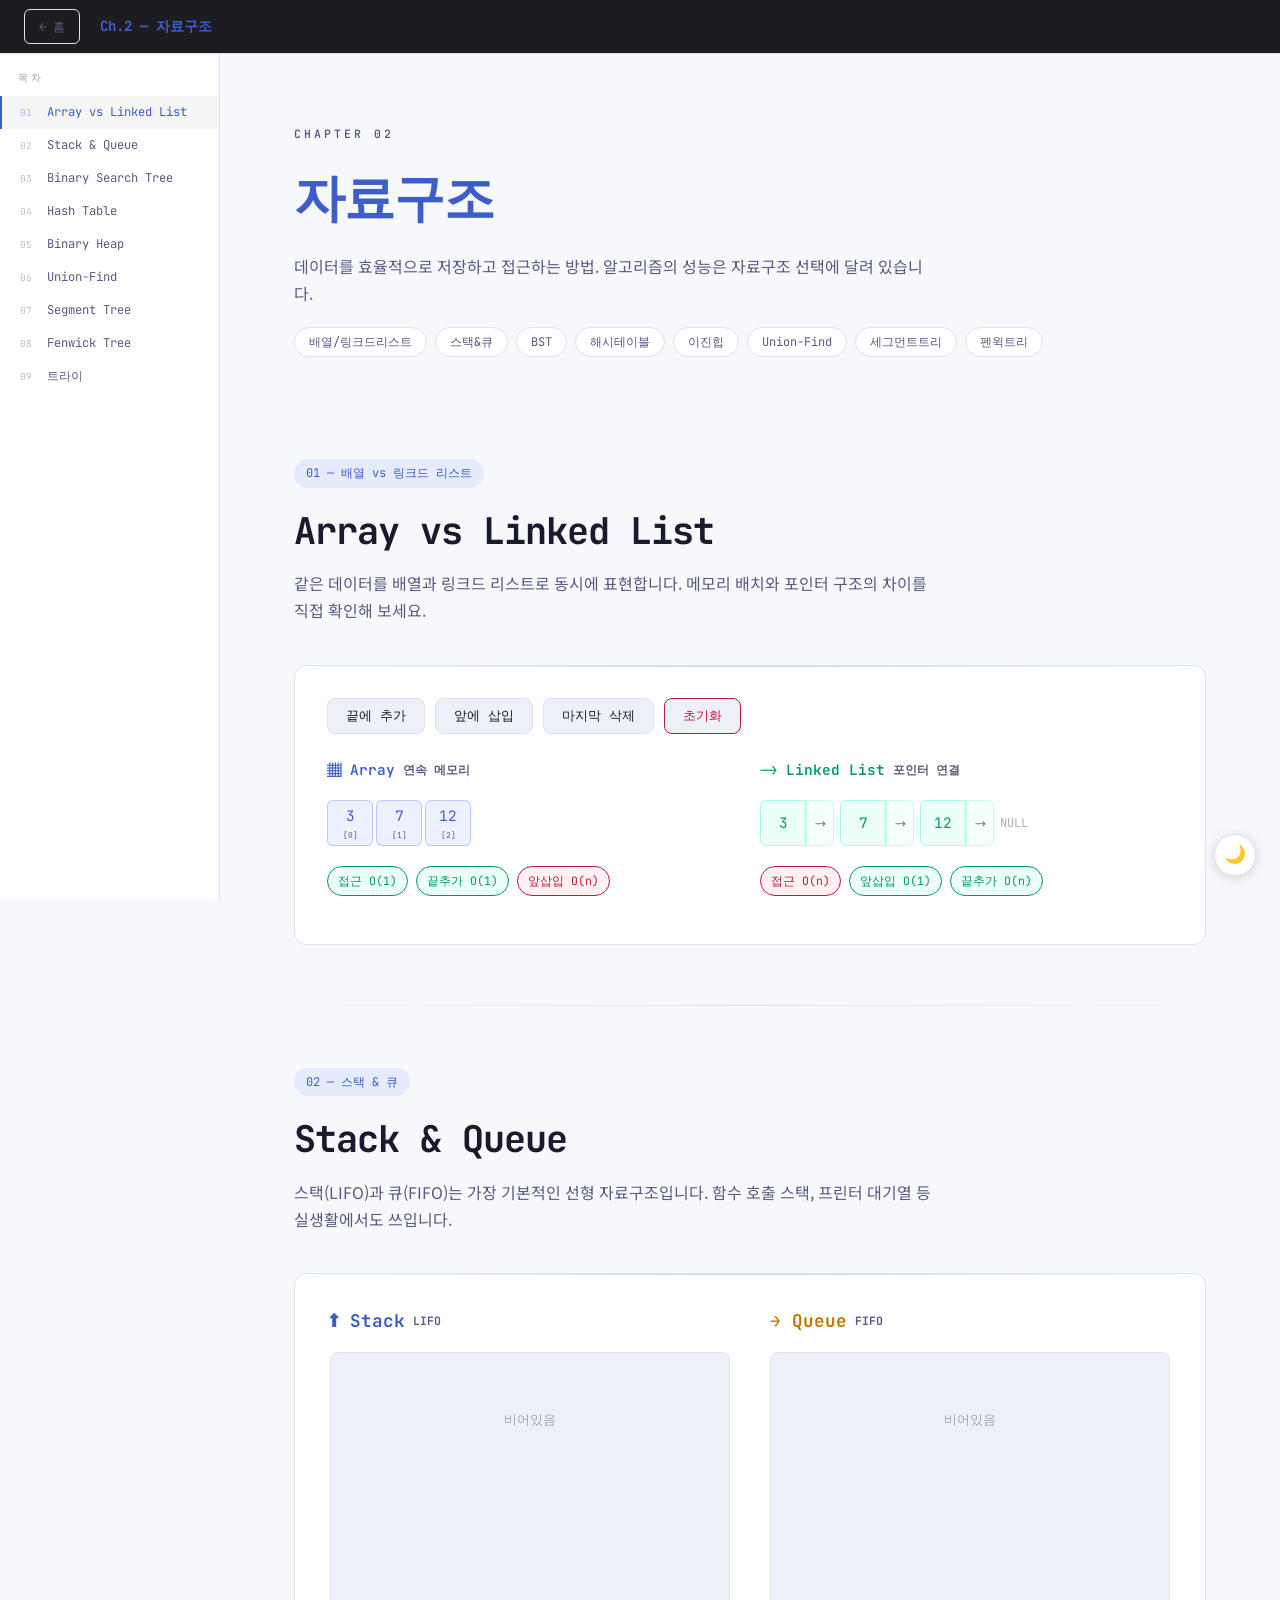
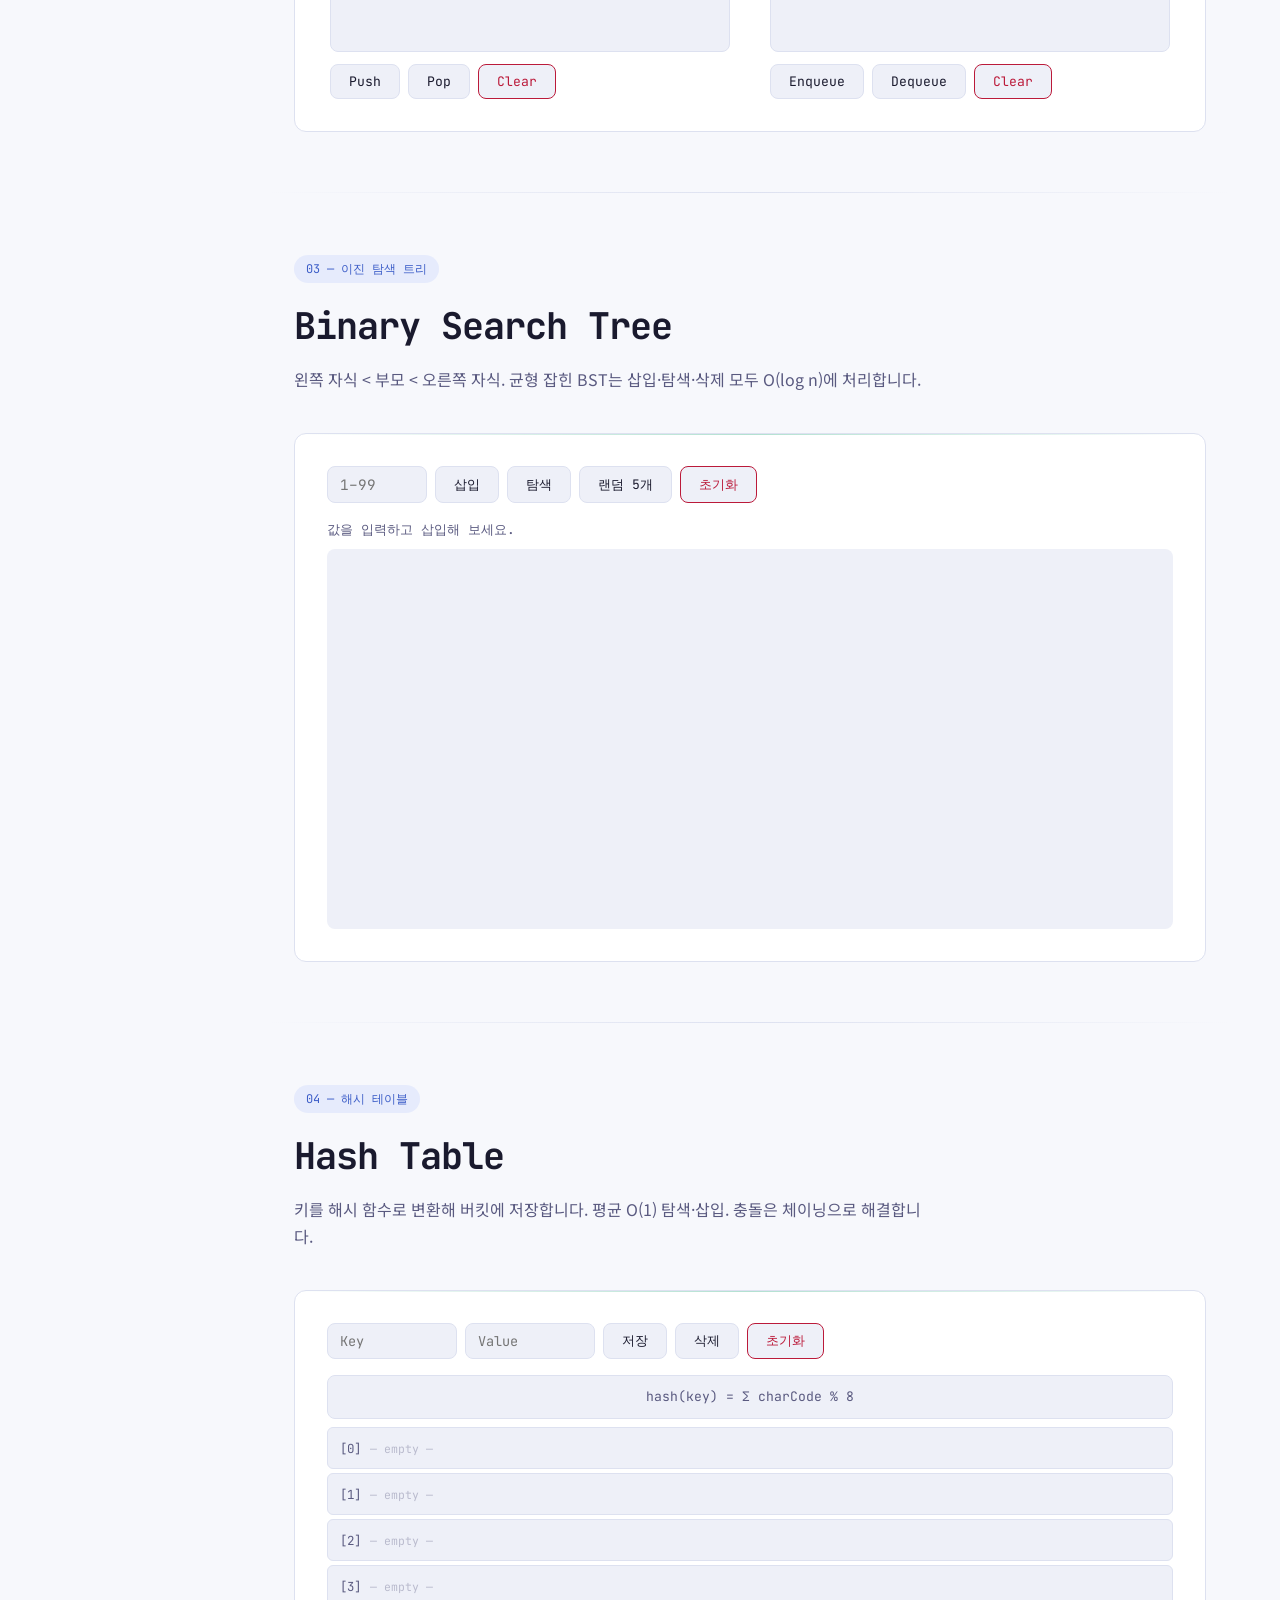
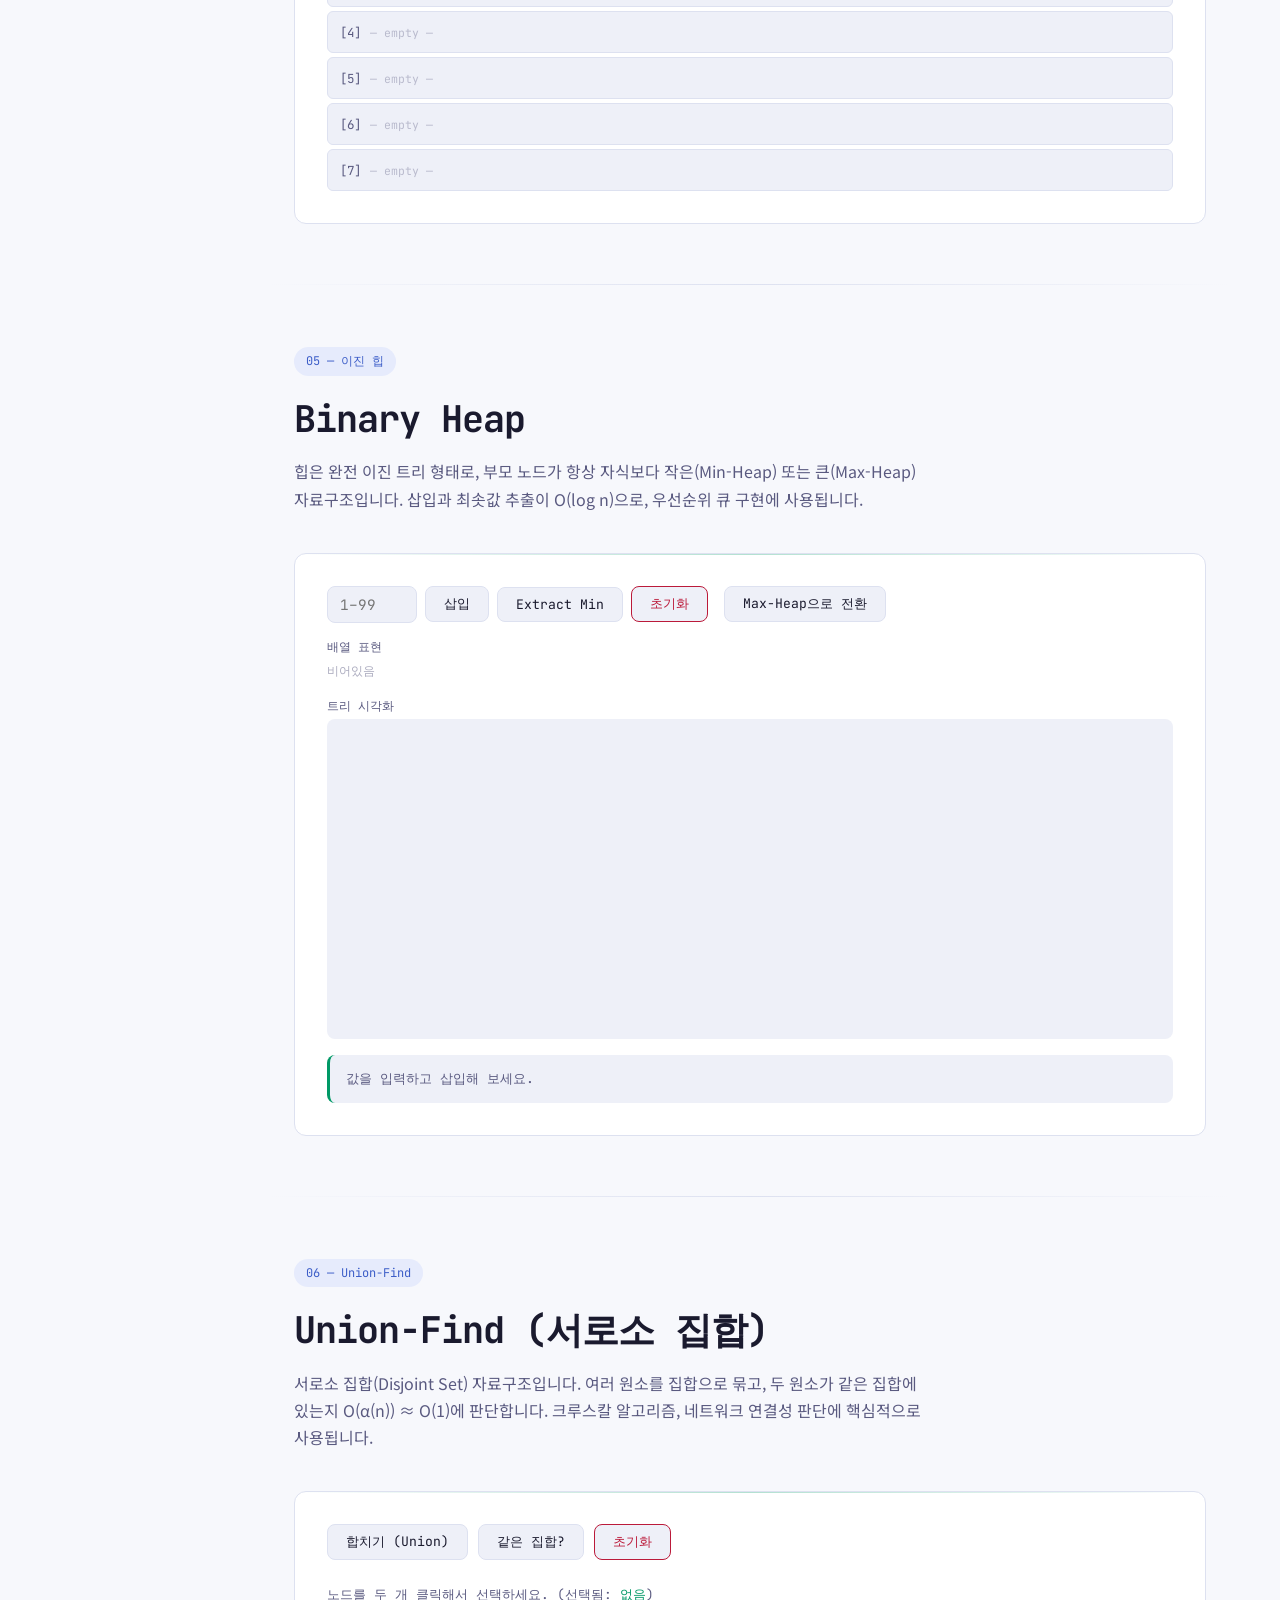
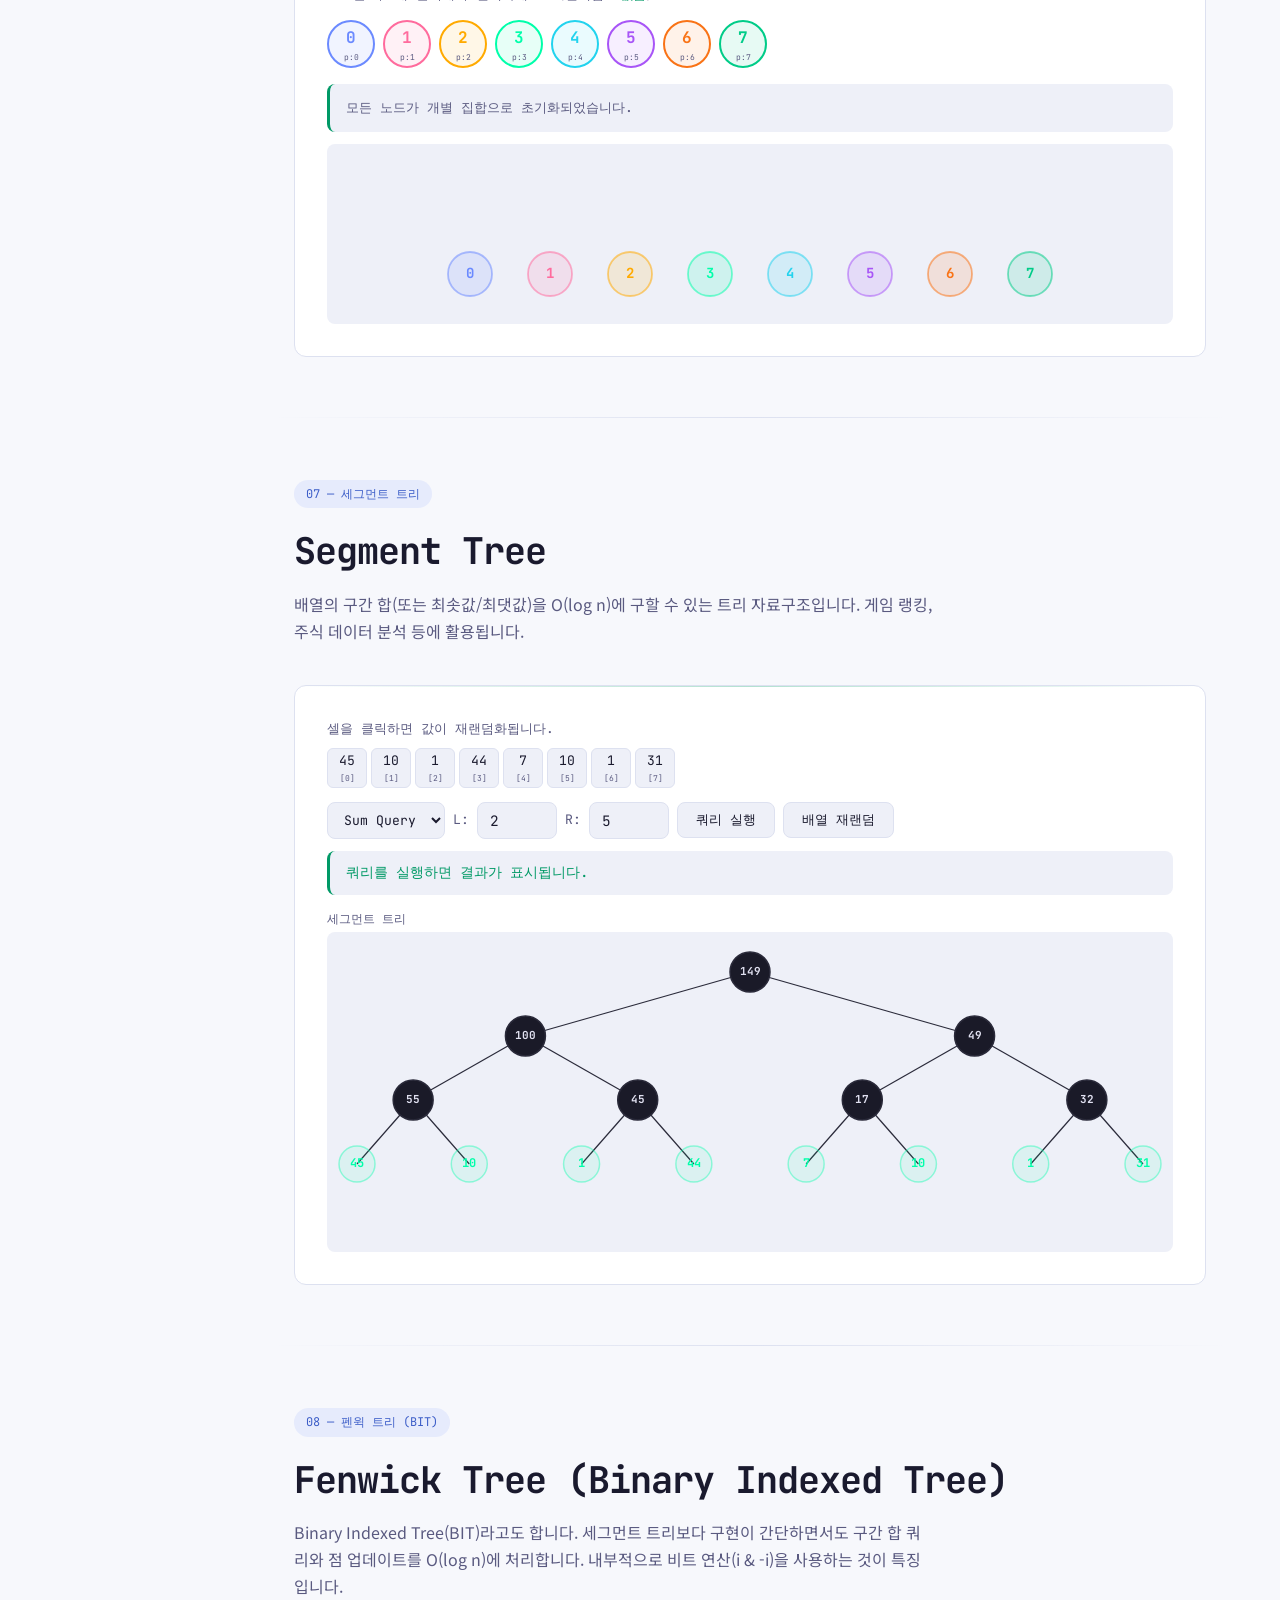
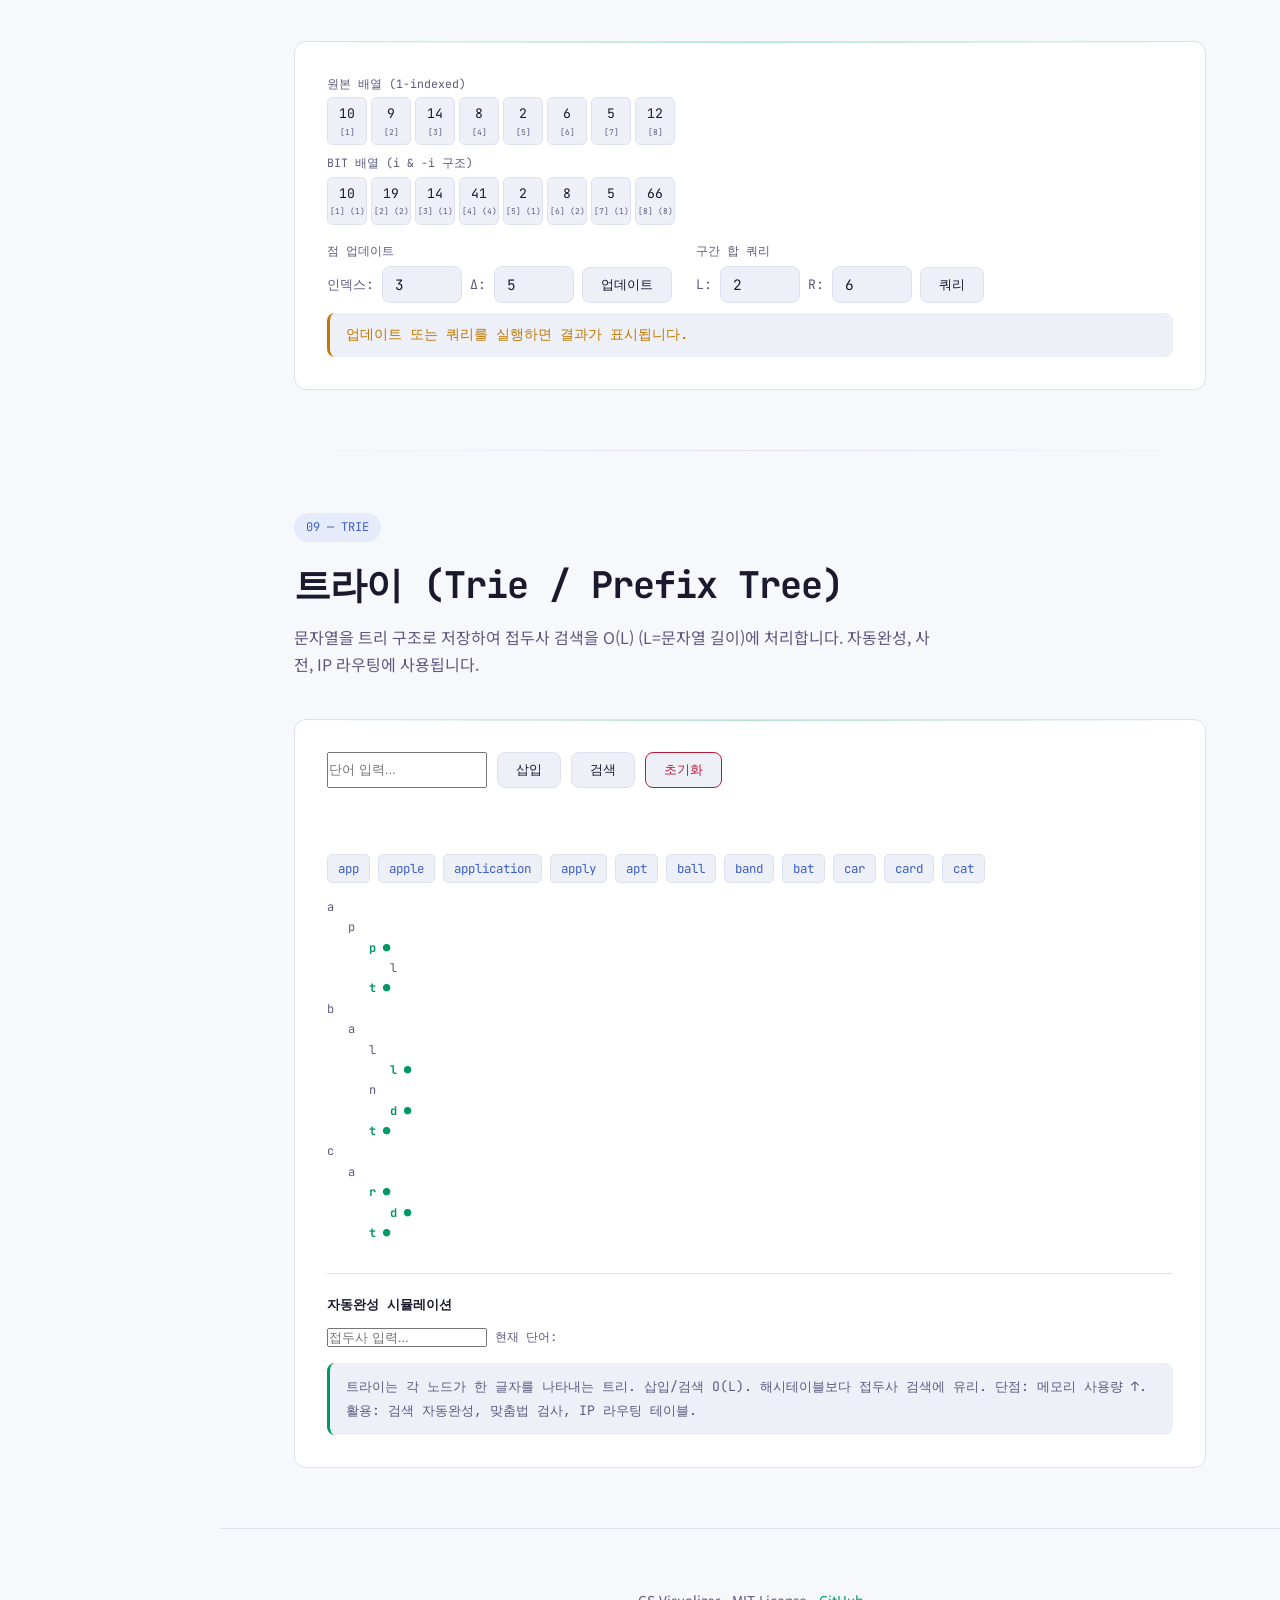
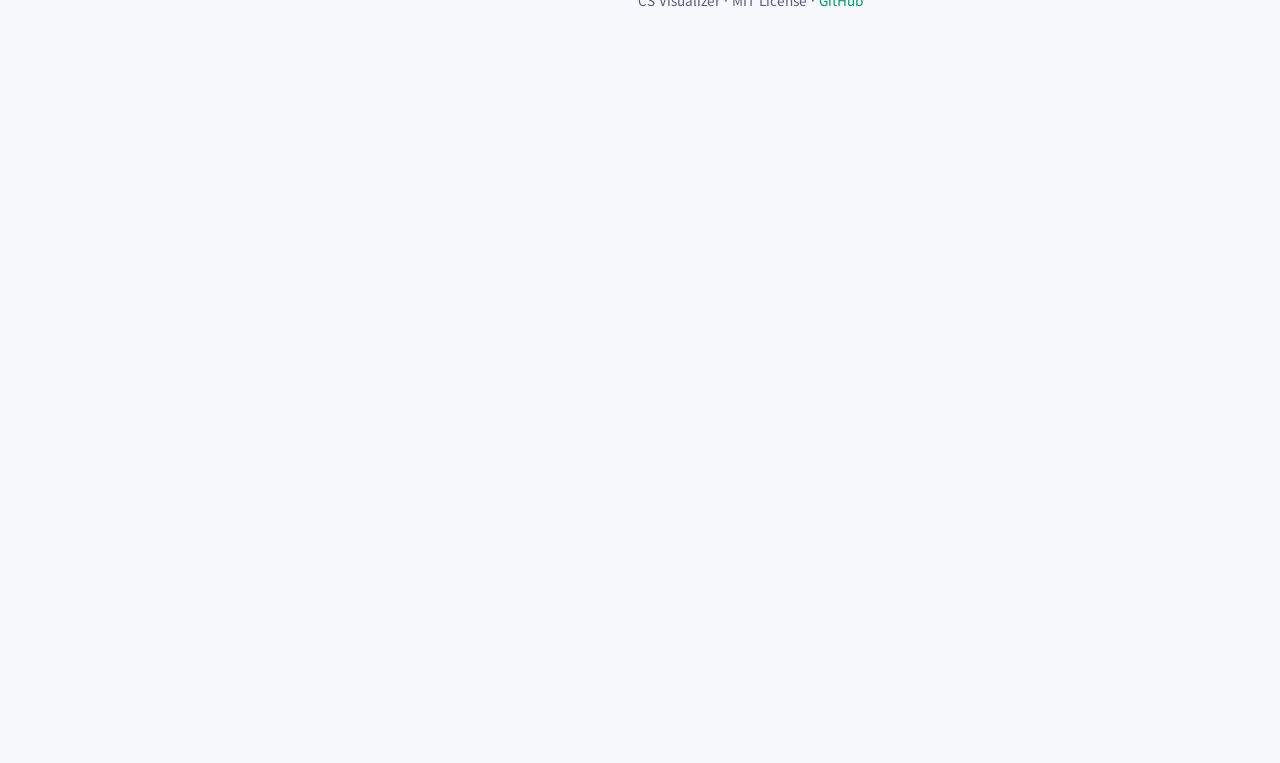
<file: ch2.html>
<!DOCTYPE html>
<html lang="ko">
<head>
<meta charset="UTF-8">
<meta name="viewport" content="width=device-width, initial-scale=1.0">
<title>Ch.2 자료구조 | CS Visualizer</title>
<link href="https://fonts.googleapis.com/css2?family=JetBrains+Mono:wght@300;400;500;600;700&family=Noto+Sans+KR:wght@300;400;500;700&display=swap" rel="stylesheet">
<link rel="stylesheet" href="style.css">
<style>
/* Segment Tree & Fenwick extras */
.st-array-view{display:flex;gap:4px;flex-wrap:wrap;margin-bottom:14px;}
.st-cell{min-width:40px;height:40px;display:flex;flex-direction:column;align-items:center;justify-content:center;font-family:'JetBrains Mono',monospace;font-size:0.82rem;border:1px solid var(--border);border-radius:6px;background:var(--surface2);color:var(--text);transition:all 0.25s;cursor:pointer;user-select:none;}
.st-cell:hover{border-color:var(--accent3);background:rgba(107,138,255,0.12);}
.st-cell.st-hl{border-color:var(--accent);background:rgba(0,255,170,0.18);color:var(--accent);}
.st-cell.st-range{border-color:var(--accent3);background:rgba(107,138,255,0.12);color:var(--accent3);}
.st-cell .st-idx{font-size:0.5rem;color:var(--text-dim);}
.st-input-row{display:flex;gap:8px;align-items:center;margin-bottom:12px;flex-wrap:wrap;}
.st-input{background:var(--surface2);border:1px solid var(--border);border-radius:8px;color:var(--text);font-family:'JetBrains Mono',monospace;font-size:0.9rem;padding:8px 12px;width:80px;outline:none;}
.st-input:focus{border-color:var(--accent);}
.st-select{background:var(--surface2);border:1px solid var(--border);border-radius:8px;color:var(--text);font-family:'JetBrains Mono',monospace;font-size:0.82rem;padding:8px 12px;outline:none;cursor:pointer;}
.st-result-box{font-family:'JetBrains Mono',monospace;font-size:0.88rem;color:var(--accent);margin-top:10px;padding:10px 16px;background:var(--surface2);border-radius:8px;border-left:3px solid var(--accent);min-height:36px;}
/* Fenwick */
.bit-arr-view{display:flex;gap:4px;flex-wrap:wrap;margin-bottom:8px;}
.bit-cell2{min-width:40px;height:48px;display:flex;flex-direction:column;align-items:center;justify-content:center;font-family:'JetBrains Mono',monospace;font-size:0.82rem;border:1px solid var(--border);border-radius:6px;background:var(--surface2);color:var(--text);transition:all 0.25s;}
.bit-cell2 .bc-idx{font-size:0.5rem;color:var(--text-dim);}
.bit-cell2.bit-hl{border-color:var(--accent4);background:rgba(255,170,0,0.15);color:var(--accent4);}
.bit-cell2.bit-hl2{border-color:var(--accent2);background:rgba(255,107,157,0.15);color:var(--accent2);}
.bit-label{font-family:'JetBrains Mono',monospace;font-size:0.72rem;color:var(--text-dim);margin-bottom:4px;}
.bit-input{background:var(--surface2);border:1px solid var(--border);border-radius:8px;color:var(--text);font-family:'JetBrains Mono',monospace;font-size:0.9rem;padding:8px 12px;width:80px;outline:none;}
.bit-input:focus{border-color:var(--accent);}
.bit-result-box{font-family:'JetBrains Mono',monospace;font-size:0.88rem;color:var(--accent4);margin-top:10px;padding:10px 16px;background:var(--surface2);border-radius:8px;border-left:3px solid var(--accent4);min-height:36px;}
</style>
</head>
<body class="page-body">
<nav class="page-nav">
  <a href="index.html" class="nav-back">← 홈</a>
  <div class="nav-chapter-title" style="color:var(--accent3)">Ch.2 — 자료구조</div>
  <div class="nav-sections">
    <a href="#linkedlist" class="nav-sec-link">배열/LL</a>
    <a href="#stackqueue" class="nav-sec-link">스택&큐</a>
    <a href="#bst" class="nav-sec-link">BST</a>
    <a href="#hashtable" class="nav-sec-link">해시테이블</a>
    <a href="#heap" class="nav-sec-link">이진힙</a>
    <a href="#unionfind" class="nav-sec-link">Union-Find</a>
    <a href="#segtree" class="nav-sec-link">세그먼트트리</a>
    <a href="#fenwick" class="nav-sec-link">펜윅트리</a>
    <a href="#trie" class="nav-sec-link">트라이</a>
  </div>
</nav>

<!-- BANNER -->
<div class="chapter-banner cb2">
  <div class="ch-num">CHAPTER 02</div>
  <h2>자료구조</h2>
  <p class="ch-desc">데이터를 효율적으로 저장하고 접근하는 방법. 알고리즘의 성능은 자료구조 선택에 달려 있습니다.</p>
  <div class="ch-pills">
    <span>배열/링크드리스트</span><span>스택&큐</span><span>BST</span><span>해시테이블</span>
    <span>이진힙</span><span>Union-Find</span><span>세그먼트트리</span><span>펜윅트리</span>
  </div>
</div>

<!-- ===== 1. ARRAY vs LINKED LIST ===== -->
<section id="linkedlist">
  <div class="section-header">
    <div class="tag tag-ch2">01 — 배열 vs 링크드 리스트</div>
    <h2>Array vs Linked List</h2>
    <p>같은 데이터를 배열과 링크드 리스트로 동시에 표현합니다. 메모리 배치와 포인터 구조의 차이를 직접 확인해 보세요.</p>
  </div>
  <div class="viz-box">
    <div class="controls">
      <button class="btn" onclick="llAppend()">끝에 추가</button>
      <button class="btn" onclick="llInsertFront()">앞에 삽입</button>
      <button class="btn" onclick="llRemoveLast()">마지막 삭제</button>
      <button class="btn danger" onclick="llClear()">초기화</button>
    </div>
    <div class="ll-compare">
      <div>
        <div class="ll-panel-title" style="color:var(--accent3)">▦ Array <small style="color:var(--text-dim);font-size:0.72rem;">연속 메모리</small></div>
        <div class="arr-visual" id="arr-visual"></div>
        <div class="complexity-row">
          <span class="complexity-badge fast">접근 O(1)</span>
          <span class="complexity-badge fast">끝추가 O(1)</span>
          <span class="complexity-badge slow">앞삽입 O(n)</span>
        </div>
      </div>
      <div>
        <div class="ll-panel-title" style="color:var(--accent)">⟶ Linked List <small style="color:var(--text-dim);font-size:0.72rem;">포인터 연결</small></div>
        <div class="ll-visual" id="ll-visual"></div>
        <div class="complexity-row">
          <span class="complexity-badge slow">접근 O(n)</span>
          <span class="complexity-badge fast">앞삽입 O(1)</span>
          <span class="complexity-badge fast">끝추가 O(n)</span>
        </div>
      </div>
    </div>
  </div>
</section>
<div class="section-divider"></div>

<!-- ===== 2. STACK & QUEUE ===== -->
<section id="stackqueue">
  <div class="section-header">
    <div class="tag tag-ch2">02 — 스택 &amp; 큐</div>
    <h2>Stack &amp; Queue</h2>
    <p>스택(LIFO)과 큐(FIFO)는 가장 기본적인 선형 자료구조입니다. 함수 호출 스택, 프린터 대기열 등 실생활에서도 쓰입니다.</p>
  </div>
  <div class="viz-box">
    <div class="ds-container">
      <div class="ds-panel">
        <h3 style="color:var(--accent3)">⬆ Stack <small style="font-size:0.72rem;color:var(--text-dim);">LIFO</small></h3>
        <div class="ds-visual" id="stack-visual">
          <div class="ds-empty">비어있음</div>
        </div>
        <div class="ds-controls">
          <button class="btn" onclick="stackPush()">Push</button>
          <button class="btn" onclick="stackPop()">Pop</button>
          <button class="btn danger" onclick="stackClear()">Clear</button>
        </div>
      </div>
      <div class="ds-panel">
        <h3 style="color:var(--accent4)">→ Queue <small style="font-size:0.72rem;color:var(--text-dim);">FIFO</small></h3>
        <div class="ds-visual" id="queue-visual">
          <div class="ds-empty">비어있음</div>
        </div>
        <div class="ds-controls">
          <button class="btn" onclick="queueEnqueue()">Enqueue</button>
          <button class="btn" onclick="queueDequeue()">Dequeue</button>
          <button class="btn danger" onclick="queueClear()">Clear</button>
        </div>
      </div>
    </div>
  </div>
</section>
<div class="section-divider"></div>

<!-- ===== 3. BST ===== -->
<section id="bst">
  <div class="section-header">
    <div class="tag tag-ch2">03 — 이진 탐색 트리</div>
    <h2>Binary Search Tree</h2>
    <p>왼쪽 자식 &lt; 부모 &lt; 오른쪽 자식. 균형 잡힌 BST는 삽입·탐색·삭제 모두 O(log n)에 처리합니다.</p>
  </div>
  <div class="viz-box">
    <div class="bst-controls">
      <input type="number" id="bst-input" class="bst-input" placeholder="1–99" min="1" max="99"
        onkeydown="if(event.key==='Enter')bstInsert()">
      <button class="btn" onclick="bstInsert()">삽입</button>
      <button class="btn" onclick="bstSearch()">탐색</button>
      <button class="btn" onclick="bstRandom()">랜덤 5개</button>
      <button class="btn danger" onclick="bstReset()">초기화</button>
    </div>
    <div class="bst-info" id="bst-info">값을 입력하고 삽입해 보세요.</div>
    <canvas id="bst-canvas" height="380" style="background:var(--surface2);border-radius:8px;margin-top:8px;"></canvas>
  </div>
</section>
<div class="section-divider"></div>

<!-- ===== 4. HASH TABLE ===== -->
<section id="hashtable">
  <div class="section-header">
    <div class="tag tag-ch2">04 — 해시 테이블</div>
    <h2>Hash Table</h2>
    <p>키를 해시 함수로 변환해 버킷에 저장합니다. 평균 O(1) 탐색·삽입. 충돌은 체이닝으로 해결합니다.</p>
  </div>
  <div class="viz-box">
    <div class="ht-inputs">
      <input type="text" id="ht-key" class="ht-input" placeholder="Key" maxlength="12"
        onkeydown="if(event.key==='Enter')htInsert()">
      <input type="text" id="ht-val" class="ht-input" placeholder="Value" maxlength="16"
        onkeydown="if(event.key==='Enter')htInsert()">
      <button class="btn" onclick="htInsert()">저장</button>
      <button class="btn" onclick="htDelete()">삭제</button>
      <button class="btn danger" onclick="htClear()">초기화</button>
    </div>
    <div class="ht-formula" id="ht-formula">hash(key) = Σ charCode % 8</div>
    <div class="ht-visual" id="ht-visual"></div>
  </div>
</section>
<div class="section-divider"></div>

<!-- ===== 5. BINARY HEAP ===== -->
<section id="heap">
  <div class="section-header">
    <div class="tag tag-ch2">05 — 이진 힙</div>
    <h2>Binary Heap</h2>
    <p>힙은 완전 이진 트리 형태로, 부모 노드가 항상 자식보다 작은(Min-Heap) 또는 큰(Max-Heap) 자료구조입니다. 삽입과 최솟값 추출이 O(log n)으로, 우선순위 큐 구현에 사용됩니다.</p>
  </div>
  <div class="viz-box">
    <div class="heap-controls">
      <input type="number" id="heap-input" class="heap-input" placeholder="1–99" min="1" max="99"
        onkeydown="if(event.key==='Enter')heapInsert()">
      <button class="btn" onclick="heapInsert()">삽입</button>
      <button class="btn" id="heap-extract-btn" onclick="heapExtract()">Extract Min</button>
      <button class="btn danger" onclick="heapReset()">초기화</button>
      <button class="btn" id="heap-toggle-btn" onclick="heapToggle()" style="margin-left:8px;">Max-Heap으로 전환</button>
    </div>
    <div class="bit-label" style="margin-bottom:4px;">배열 표현</div>
    <div class="heap-array-view" id="heap-array-view"></div>
    <div class="bit-label" style="margin-bottom:4px;">트리 시각화</div>
    <canvas id="heap-canvas" height="320" style="background:var(--surface2);border-radius:8px;"></canvas>
    <div class="info-text" id="heap-info">값을 입력하고 삽입해 보세요.</div>
  </div>
</section>
<div class="section-divider"></div>

<!-- ===== 6. UNION-FIND ===== -->
<section id="unionfind">
  <div class="section-header">
    <div class="tag tag-ch2">06 — Union-Find</div>
    <h2>Union-Find (서로소 집합)</h2>
    <p>서로소 집합(Disjoint Set) 자료구조입니다. 여러 원소를 집합으로 묶고, 두 원소가 같은 집합에 있는지 O(α(n)) ≈ O(1)에 판단합니다. 크루스칼 알고리즘, 네트워크 연결성 판단에 핵심적으로 사용됩니다.</p>
  </div>
  <div class="viz-box">
    <div class="controls">
      <button class="btn" onclick="ufUnion()">합치기 (Union)</button>
      <button class="btn" onclick="ufSame()">같은 집합?</button>
      <button class="btn danger" onclick="ufInit()">초기화</button>
    </div>
    <div style="font-family:'JetBrains Mono',monospace;font-size:0.8rem;color:var(--text-dim);margin-bottom:8px;">
      노드를 두 개 클릭해서 선택하세요. (선택됨: <span id="uf-selected-label" style="color:var(--accent);">없음</span>)
    </div>
    <div class="uf-nodes" id="uf-nodes"></div>
    <div class="info-text" id="uf-info">두 노드를 클릭해 선택한 뒤 Union 또는 Find를 실행하세요.</div>
    <canvas id="uf-canvas" height="180" style="background:var(--surface2);border-radius:8px;margin-top:12px;"></canvas>
  </div>
</section>
<div class="section-divider"></div>

<!-- ===== 7. SEGMENT TREE ===== -->
<section id="segtree">
  <div class="section-header">
    <div class="tag tag-ch2">07 — 세그먼트 트리</div>
    <h2>Segment Tree</h2>
    <p>배열의 구간 합(또는 최솟값/최댓값)을 O(log n)에 구할 수 있는 트리 자료구조입니다. 게임 랭킹, 주식 데이터 분석 등에 활용됩니다.</p>
  </div>
  <div class="viz-box">
    <div style="font-family:'JetBrains Mono',monospace;font-size:0.8rem;color:var(--text-dim);margin-bottom:8px;">
      셀을 클릭하면 값이 재랜덤화됩니다.
    </div>
    <div class="st-array-view" id="st-array-view"></div>
    <div class="st-input-row">
      <select class="st-select" id="st-query-type" onchange="stQueryTypeChange()">
        <option value="sum">Sum Query</option>
        <option value="min">Min Query</option>
        <option value="max">Max Query</option>
      </select>
      <span style="font-family:'JetBrains Mono',monospace;font-size:0.82rem;color:var(--text-dim);">L:</span>
      <input type="number" id="st-l" class="st-input" min="0" max="7" value="2">
      <span style="font-family:'JetBrains Mono',monospace;font-size:0.82rem;color:var(--text-dim);">R:</span>
      <input type="number" id="st-r" class="st-input" min="0" max="7" value="5">
      <button class="btn" onclick="stRunQuery()">쿼리 실행</button>
      <button class="btn" onclick="stRandomize()">배열 재랜덤</button>
    </div>
    <div class="st-result-box" id="st-result">쿼리를 실행하면 결과가 표시됩니다.</div>
    <div class="bit-label" style="margin-top:14px;margin-bottom:4px;">세그먼트 트리</div>
    <canvas id="st-canvas" height="320" style="background:var(--surface2);border-radius:8px;"></canvas>
  </div>
</section>
<div class="section-divider"></div>

<!-- ===== 8. FENWICK TREE ===== -->
<section id="fenwick">
  <div class="section-header">
    <div class="tag tag-ch2">08 — 펜윅 트리 (BIT)</div>
    <h2>Fenwick Tree (Binary Indexed Tree)</h2>
    <p>Binary Indexed Tree(BIT)라고도 합니다. 세그먼트 트리보다 구현이 간단하면서도 구간 합 쿼리와 점 업데이트를 O(log n)에 처리합니다. 내부적으로 비트 연산(i &amp; -i)을 사용하는 것이 특징입니다.</p>
  </div>
  <div class="viz-box">
    <div class="bit-label">원본 배열 (1-indexed)</div>
    <div class="bit-arr-view" id="bit-orig-view"></div>
    <div class="bit-label" style="margin-top:8px;">BIT 배열 (i &amp; -i 구조)</div>
    <div class="bit-arr-view" id="bit-bit-view"></div>

    <div style="display:flex;gap:24px;flex-wrap:wrap;margin-top:16px;">
      <div>
        <div class="bit-label" style="margin-bottom:6px;">점 업데이트</div>
        <div style="display:flex;gap:8px;align-items:center;flex-wrap:wrap;">
          <span style="font-family:'JetBrains Mono',monospace;font-size:0.82rem;color:var(--text-dim);">인덱스:</span>
          <input type="number" id="bit-upd-i" class="bit-input" min="1" max="8" value="3">
          <span style="font-family:'JetBrains Mono',monospace;font-size:0.82rem;color:var(--text-dim);">Δ:</span>
          <input type="number" id="bit-upd-d" class="bit-input" value="5">
          <button class="btn" onclick="bitDoUpdate()">업데이트</button>
        </div>
      </div>
      <div>
        <div class="bit-label" style="margin-bottom:6px;">구간 합 쿼리</div>
        <div style="display:flex;gap:8px;align-items:center;flex-wrap:wrap;">
          <span style="font-family:'JetBrains Mono',monospace;font-size:0.82rem;color:var(--text-dim);">L:</span>
          <input type="number" id="bit-ql" class="bit-input" min="1" max="8" value="2">
          <span style="font-family:'JetBrains Mono',monospace;font-size:0.82rem;color:var(--text-dim);">R:</span>
          <input type="number" id="bit-qr" class="bit-input" min="1" max="8" value="6">
          <button class="btn" onclick="bitDoQuery()">쿼리</button>
        </div>
      </div>
    </div>
    <div class="bit-result-box" id="bit-result">업데이트 또는 쿼리를 실행하면 결과가 표시됩니다.</div>
  </div>
</section>

<div class="section-divider"></div>

<!-- SECTION 9: 트라이 (Trie) -->
<section id="trie">
  <div class="section-header">
    <div class="tag tag-ch2">09 — TRIE</div>
    <h2>트라이 (Trie / Prefix Tree)</h2>
    <p>문자열을 트리 구조로 저장하여 접두사 검색을 O(L) (L=문자열 길이)에 처리합니다. 자동완성, 사전, IP 라우팅에 사용됩니다.</p>
  </div>
  <div class="viz-box">
    <div class="controls">
      <input type="text" id="trieInput" class="sa-input" placeholder="단어 입력..." maxlength="10"
        style="width:160px;" onkeydown="if(event.key==='Enter')trieInsert()">
      <button class="btn" onclick="trieInsert()">삽입</button>
      <button class="btn" onclick="trieSearch()">검색</button>
      <button class="btn danger" onclick="trieReset()">초기화</button>
    </div>
    <div id="trieMsg" style="font-family:'JetBrains Mono',monospace;font-size:0.8rem;color:var(--text-dim);margin-bottom:12px;min-height:20px;"></div>
    <div id="trieViz" style="overflow-x:auto;padding:10px 0;"></div>

    <!-- 자동완성 데모 -->
    <div style="border-top:1px solid var(--border);padding-top:20px;margin-top:20px;">
      <div style="font-family:'JetBrains Mono',monospace;font-size:0.82rem;font-weight:700;margin-bottom:10px;">자동완성 시뮬레이션</div>
      <div style="display:flex;gap:8px;margin-bottom:10px;flex-wrap:wrap;align-items:center;">
        <input type="text" id="acInput" class="sa-input" placeholder="접두사 입력..." maxlength="8"
          style="width:160px;" oninput="autocomplete()">
        <span style="font-family:'JetBrains Mono',monospace;font-size:0.76rem;color:var(--text-dim)">현재 단어:</span>
        <div id="acWords" style="display:flex;gap:6px;flex-wrap:wrap;"></div>
      </div>
    </div>

    <div class="info-text" style="margin-top:16px;">
      트라이는 각 노드가 한 글자를 나타내는 트리. 삽입/검색 O(L). 해시테이블보다 접두사 검색에 유리.
      단점: 메모리 사용량 ↑. 활용: 검색 자동완성, 맞춤법 검사, IP 라우팅 테이블.
    </div>
  </div>
</section>

<footer>
  <p>CS Visualizer · MIT License · <a href="https://github.com/M1zz/cs-visualizer" style="color:var(--accent);text-decoration:none;">GitHub</a></p>
</footer>

<script>
/* ======================================================
   SECTION 1 — Array vs Linked List
====================================================== */
let llData = [3, 7, 12];

function llAppend() {
  const v = Math.floor(Math.random() * 90) + 1;
  llData.push(v);
  renderLL();
  renderArr();
}
function llInsertFront() {
  const v = Math.floor(Math.random() * 90) + 1;
  llData.unshift(v);
  renderLL();
  renderArr();
}
function llRemoveLast() {
  if (llData.length === 0) return;
  llData.pop();
  renderLL();
  renderArr();
}
function llClear() {
  llData = [];
  renderLL();
  renderArr();
}

function renderArr() {
  const el = document.getElementById('arr-visual');
  if (llData.length === 0) { el.innerHTML = '<span style="font-family:\'JetBrains Mono\',monospace;font-size:0.78rem;color:var(--text-dim);opacity:0.5;">비어있음</span>'; return; }
  el.innerHTML = llData.map((v, i) =>
    `<div class="arr-cell"><span>${v}</span><span class="arr-idx">[${i}]</span></div>`
  ).join('');
}

function renderLL() {
  const el = document.getElementById('ll-visual');
  if (llData.length === 0) { el.innerHTML = '<span class="ll-null">NULL</span>'; return; }
  let html = '';
  llData.forEach((v, i) => {
    const isLast = i === llData.length - 1;
    html += `<div class="ll-node">
      <div class="ll-val-box">${v}</div>
      <div class="ll-ptr-box" title="${isLast ? 'null' : 'next'}">→</div>
    </div>`;
    if (!isLast) html += '<span class="ll-arrow"></span>';
  });
  html += '<span class="ll-null">NULL</span>';
  el.innerHTML = html;
}

renderArr();
renderLL();

/* ======================================================
   SECTION 2 — Stack & Queue
====================================================== */
let stackData = [], queueData = [];
const COLORS = ['#6b8aff','#ff6b9d','#ffaa00','#00ffaa','#22d3ee','#a855f7','#f97316','#00cc88'];

function rndVal() { return Math.floor(Math.random() * 90) + 10; }
function rndColor() { return COLORS[Math.floor(Math.random() * COLORS.length)]; }

function renderStack() {
  const el = document.getElementById('stack-visual');
  if (stackData.length === 0) { el.innerHTML = '<div class="ds-empty">비어있음</div>'; return; }
  // top is last in array, show top first (bottom → top order reversed for display)
  el.innerHTML = [...stackData].reverse().map((item, i) => {
    const isTop = i === 0;
    return `<div class="ds-item stack-item" style="border-color:${item.color};background:${item.color}22;">
      <span style="color:${item.color}">${item.val}</span>
      <span class="idx">${isTop ? '← TOP' : ''}</span>
    </div>`;
  }).join('');
}

function renderQueue() {
  const el = document.getElementById('queue-visual');
  if (queueData.length === 0) { el.innerHTML = '<div class="ds-empty">비어있음</div>'; return; }
  el.innerHTML = queueData.map((item, i) => {
    const isFront = i === 0;
    const isBack = i === queueData.length - 1;
    return `<div class="ds-item queue-item" style="border-color:${item.color};background:${item.color}22;">
      <span style="color:${item.color};font-size:0.65rem;">${isFront ? 'FRONT→' : ''}</span>
      <span style="color:${item.color}">${item.val}</span>
      <span class="idx">${isBack ? '←BACK' : ''}</span>
    </div>`;
  }).join('');
}

function stackPush() {
  stackData.push({ val: rndVal(), color: rndColor() });
  renderStack();
}
function stackPop() {
  if (stackData.length === 0) return;
  stackData.pop();
  renderStack();
}
function stackClear() { stackData = []; renderStack(); }

function queueEnqueue() {
  queueData.push({ val: rndVal(), color: rndColor() });
  renderQueue();
}
function queueDequeue() {
  if (queueData.length === 0) return;
  queueData.shift();
  renderQueue();
}
function queueClear() { queueData = []; renderQueue(); }

/* ======================================================
   SECTION 3 — BST
====================================================== */
let bstRoot = null;
let bstHighlighted = [];

function bstInsertNode(root, val) {
  if (!root) return { val, left: null, right: null, x: 0, y: 0 };
  if (val < root.val) root.left = bstInsertNode(root.left, val);
  else if (val > root.val) root.right = bstInsertNode(root.right, val);
  return root;
}

function bstSearchNode(root, val, path) {
  if (!root) return false;
  path.push(root.val);
  if (root.val === val) return true;
  if (val < root.val) return bstSearchNode(root.left, val, path);
  return bstSearchNode(root.right, val, path);
}

function bstInsert() {
  const inp = document.getElementById('bst-input');
  const v = parseInt(inp.value);
  if (isNaN(v) || v < 1 || v > 99) { document.getElementById('bst-info').textContent = '1~99 사이 값을 입력하세요.'; return; }
  bstRoot = bstInsertNode(bstRoot, v);
  bstHighlighted = [v];
  document.getElementById('bst-info').textContent = `${v} 삽입 완료`;
  inp.value = '';
  drawBST();
}

function bstSearch() {
  const inp = document.getElementById('bst-input');
  const v = parseInt(inp.value);
  if (isNaN(v)) { document.getElementById('bst-info').textContent = '탐색할 값을 입력하세요.'; return; }
  const path = [];
  const found = bstSearchNode(bstRoot, v, path);
  bstHighlighted = path;
  document.getElementById('bst-info').textContent =
    found ? `✓ ${v} 발견! 경로: ${path.join(' → ')}` : `✗ ${v} 없음. 탐색 경로: ${path.join(' → ')}`;
  drawBST();
}

function bstReset() {
  bstRoot = null;
  bstHighlighted = [];
  document.getElementById('bst-info').textContent = '초기화되었습니다.';
  drawBST();
}

function bstRandom() {
  bstRoot = null;
  bstHighlighted = [];
  const used = new Set();
  for (let i = 0; i < 5; i++) {
    let v;
    do { v = Math.floor(Math.random() * 90) + 5; } while (used.has(v));
    used.add(v);
    bstRoot = bstInsertNode(bstRoot, v);
  }
  document.getElementById('bst-info').textContent = `랜덤 5개 삽입: ${[...used].join(', ')}`;
  drawBST();
}

function assignPos(node, depth, leftBound, rightBound) {
  if (!node) return;
  const x = (leftBound + rightBound) / 2;
  node.x = x;
  node.y = depth * 72 + 48;
  assignPos(node.left, depth + 1, leftBound, x);
  assignPos(node.right, depth + 1, x, rightBound);
}

function drawBST() {
  const canvas = document.getElementById('bst-canvas');
  const W = canvas.parentElement.clientWidth - 64;
  canvas.width = Math.max(W, 300);
  const ctx = canvas.getContext('2d');
  ctx.clearRect(0, 0, canvas.width, canvas.height);

  if (!bstRoot) return;
  assignPos(bstRoot, 0, 0, canvas.width);

  function drawEdges(node) {
    if (!node) return;
    const hlSet = new Set(bstHighlighted);
    if (node.left) {
      const bothHl = hlSet.has(node.val) && hlSet.has(node.left.val);
      ctx.beginPath();
      ctx.moveTo(node.x, node.y);
      ctx.lineTo(node.left.x, node.left.y);
      ctx.strokeStyle = bothHl ? '#6b8aff' : '#2a2a3a';
      ctx.lineWidth = bothHl ? 2.5 : 1.5;
      ctx.stroke();
      drawEdges(node.left);
    }
    if (node.right) {
      const bothHl = hlSet.has(node.val) && hlSet.has(node.right.val);
      ctx.beginPath();
      ctx.moveTo(node.x, node.y);
      ctx.lineTo(node.right.x, node.right.y);
      ctx.strokeStyle = bothHl ? '#6b8aff' : '#2a2a3a';
      ctx.lineWidth = bothHl ? 2.5 : 1.5;
      ctx.stroke();
      drawEdges(node.right);
    }
  }
  drawEdges(bstRoot);

  function drawNodes(node) {
    if (!node) return;
    const hl = bstHighlighted.includes(node.val);
    const isTarget = hl && bstHighlighted[bstHighlighted.length - 1] === node.val;

    ctx.beginPath();
    ctx.arc(node.x, node.y, 20, 0, Math.PI * 2);
    ctx.fillStyle = isTarget ? 'rgba(0,255,170,0.25)' : hl ? 'rgba(107,138,255,0.2)' : '#1a1a28';
    ctx.fill();
    ctx.strokeStyle = isTarget ? '#00ffaa' : hl ? '#6b8aff' : '#2a2a3a';
    ctx.lineWidth = hl ? 2.5 : 1.5;
    ctx.stroke();

    ctx.fillStyle = isTarget ? '#00ffaa' : hl ? '#6b8aff' : '#e0e0f0';
    ctx.font = 'bold 13px JetBrains Mono, monospace';
    ctx.textAlign = 'center';
    ctx.textBaseline = 'middle';
    ctx.fillText(node.val, node.x, node.y);

    drawNodes(node.left);
    drawNodes(node.right);
  }
  drawNodes(bstRoot);
}

window.addEventListener('resize', drawBST);

/* ======================================================
   SECTION 4 — Hash Table
====================================================== */
const HT_BUCKETS = 8;
let htTable = Array.from({ length: HT_BUCKETS }, () => []);
let htLastBucket = -1;

function htHash(key) {
  let h = 0;
  for (const c of key) h += c.charCodeAt(0);
  return h % HT_BUCKETS;
}

function htInsert() {
  const key = document.getElementById('ht-key').value.trim();
  const val = document.getElementById('ht-val').value.trim();
  if (!key) return;
  const h = htHash(key);
  htLastBucket = h;
  const bucket = htTable[h];
  const existing = bucket.findIndex(e => e.k === key);
  if (existing >= 0) bucket[existing].v = val;
  else bucket.push({ k: key, v: val });
  const codes = [...key].map(c => c.charCodeAt(0)).join('+');
  const sum = [...key].reduce((a, c) => a + c.charCodeAt(0), 0);
  document.getElementById('ht-formula').textContent =
    `hash("${key}") = (${codes}) % 8 = ${sum} % 8 = ${h}`;
  document.getElementById('ht-key').value = '';
  document.getElementById('ht-val').value = '';
  renderHT();
}

function htDelete() {
  const key = document.getElementById('ht-key').value.trim();
  if (!key) return;
  const h = htHash(key);
  htLastBucket = h;
  htTable[h] = htTable[h].filter(e => e.k !== key);
  document.getElementById('ht-key').value = '';
  renderHT();
}

function htClear() {
  htTable = Array.from({ length: HT_BUCKETS }, () => []);
  htLastBucket = -1;
  document.getElementById('ht-formula').textContent = 'hash(key) = Σ charCode % 8';
  renderHT();
}

function renderHT() {
  const el = document.getElementById('ht-visual');
  el.innerHTML = htTable.map((bucket, i) => {
    const isHl = i === htLastBucket;
    let chain = '';
    if (bucket.length === 0) {
      chain = '<span class="ht-empty">— empty —</span>';
    } else {
      bucket.forEach((e, j) => {
        if (j > 0) chain += '<span class="ht-link">→</span>';
        chain += `<div class="ht-entry"><span class="ht-key">${e.k}</span><span class="ht-sep">:</span><span class="ht-val">${e.v}</span></div>`;
      });
    }
    return `<div class="ht-bucket${isHl ? ' ht-highlight' : ''}">
      <span class="ht-idx">[${i}]</span>
      <div class="ht-chain">${chain}</div>
    </div>`;
  }).join('');
}

renderHT();

/* ======================================================
   SECTION 5 — Binary Heap
====================================================== */
let heapArr = [];
let heapIsMin = true;
let heapHighlight = new Set();

function heapToggle() {
  heapIsMin = !heapIsMin;
  document.getElementById('heap-toggle-btn').textContent =
    heapIsMin ? 'Max-Heap으로 전환' : 'Min-Heap으로 전환';
  document.getElementById('heap-extract-btn').textContent =
    heapIsMin ? 'Extract Min' : 'Extract Max';
  // rebuild heap from existing values
  const vals = [...heapArr];
  heapArr = [];
  vals.forEach(v => {
    heapArr.push(v);
    heapBubbleUp(heapArr.length - 1);
  });
  heapHighlight = new Set();
  document.getElementById('heap-info').textContent =
    `${heapIsMin ? 'Min' : 'Max'}-Heap으로 전환되었습니다.`;
  renderHeapArray();
  drawHeap();
}

function heapCmp(a, b) {
  return heapIsMin ? a < b : a > b;
}

function heapBubbleUp(i) {
  while (i > 0) {
    const parent = Math.floor((i - 1) / 2);
    if (heapCmp(heapArr[i], heapArr[parent])) {
      [heapArr[i], heapArr[parent]] = [heapArr[parent], heapArr[i]];
      heapHighlight.add(i);
      heapHighlight.add(parent);
      i = parent;
    } else break;
  }
}

function heapBubbleDown(i) {
  const n = heapArr.length;
  while (true) {
    let best = i;
    const l = 2 * i + 1, r = 2 * i + 2;
    if (l < n && heapCmp(heapArr[l], heapArr[best])) best = l;
    if (r < n && heapCmp(heapArr[r], heapArr[best])) best = r;
    if (best === i) break;
    [heapArr[i], heapArr[best]] = [heapArr[best], heapArr[i]];
    heapHighlight.add(i);
    heapHighlight.add(best);
    i = best;
  }
}

function heapInsert() {
  const inp = document.getElementById('heap-input');
  const v = parseInt(inp.value);
  if (isNaN(v) || v < 1 || v > 99) {
    document.getElementById('heap-info').textContent = '1~99 사이 값을 입력하세요.';
    return;
  }
  heapHighlight = new Set();
  heapArr.push(v);
  heapBubbleUp(heapArr.length - 1);
  document.getElementById('heap-info').textContent =
    `${v} 삽입 완료. Bubble-up으로 힙 속성 복원. (힙 크기: ${heapArr.length})`;
  inp.value = '';
  renderHeapArray();
  drawHeap();
  // fade highlight
  setTimeout(() => { heapHighlight = new Set(); renderHeapArray(); drawHeap(); }, 800);
}

function heapExtract() {
  if (heapArr.length === 0) {
    document.getElementById('heap-info').textContent = '힙이 비어있습니다.';
    return;
  }
  const top = heapArr[0];
  heapHighlight = new Set([0, heapArr.length - 1]);
  heapArr[0] = heapArr[heapArr.length - 1];
  heapArr.pop();
  heapBubbleDown(0);
  document.getElementById('heap-info').textContent =
    `${heapIsMin ? '최솟값' : '최댓값'} ${top} 추출 완료. Bubble-down으로 힙 속성 복원.`;
  renderHeapArray();
  drawHeap();
  setTimeout(() => { heapHighlight = new Set(); renderHeapArray(); drawHeap(); }, 800);
}

function heapReset() {
  heapArr = [];
  heapHighlight = new Set();
  document.getElementById('heap-info').textContent = '힙이 초기화되었습니다.';
  renderHeapArray();
  drawHeap();
}

function renderHeapArray() {
  const el = document.getElementById('heap-array-view');
  if (heapArr.length === 0) {
    el.innerHTML = '<span style="font-family:\'JetBrains Mono\',monospace;font-size:0.78rem;color:var(--text-dim);opacity:0.5;">비어있음</span>';
    return;
  }
  el.innerHTML = heapArr.map((v, i) => {
    const hl = heapHighlight.has(i);
    return `<div class="heap-cell${hl ? ' hl' : ''}" title="index ${i}">${v}</div>`;
  }).join('');
}

function drawHeap() {
  const canvas = document.getElementById('heap-canvas');
  const W = canvas.parentElement.clientWidth - 64;
  canvas.width = Math.max(W, 300);
  const ctx = canvas.getContext('2d');
  ctx.clearRect(0, 0, canvas.width, canvas.height);

  const n = heapArr.length;
  if (n === 0) return;

  // Compute positions
  const positions = [];
  function pos(i, depth, lo, hi) {
    if (i >= n) return;
    const x = (lo + hi) / 2;
    const y = depth * 68 + 48;
    positions[i] = { x, y };
    pos(2 * i + 1, depth + 1, lo, (lo + hi) / 2);
    pos(2 * i + 2, depth + 1, (lo + hi) / 2, hi);
  }
  pos(0, 0, 0, canvas.width);

  // Draw edges
  for (let i = 0; i < n; i++) {
    const l = 2 * i + 1, r = 2 * i + 2;
    if (positions[i]) {
      if (l < n && positions[l]) {
        const hl = heapHighlight.has(i) && heapHighlight.has(l);
        ctx.beginPath();
        ctx.moveTo(positions[i].x, positions[i].y);
        ctx.lineTo(positions[l].x, positions[l].y);
        ctx.strokeStyle = hl ? (heapIsMin ? '#00ffaa' : '#ff6b9d') : '#2a2a3a';
        ctx.lineWidth = hl ? 2.5 : 1.5;
        ctx.stroke();
      }
      if (r < n && positions[r]) {
        const hl = heapHighlight.has(i) && heapHighlight.has(r);
        ctx.beginPath();
        ctx.moveTo(positions[i].x, positions[i].y);
        ctx.lineTo(positions[r].x, positions[r].y);
        ctx.strokeStyle = hl ? (heapIsMin ? '#00ffaa' : '#ff6b9d') : '#2a2a3a';
        ctx.lineWidth = hl ? 2.5 : 1.5;
        ctx.stroke();
      }
    }
  }

  // Draw nodes
  for (let i = 0; i < n; i++) {
    if (!positions[i]) continue;
    const { x, y } = positions[i];
    const hl = heapHighlight.has(i);
    const isRoot = i === 0;
    ctx.beginPath();
    ctx.arc(x, y, 22, 0, Math.PI * 2);
    const baseColor = heapIsMin ? '#00ffaa' : '#ff6b9d';
    ctx.fillStyle = isRoot ? (heapIsMin ? 'rgba(0,255,170,0.2)' : 'rgba(255,107,157,0.2)') :
                    hl ? `${baseColor}33` : '#1a1a28';
    ctx.fill();
    ctx.strokeStyle = isRoot ? baseColor : hl ? baseColor : '#2a2a3a';
    ctx.lineWidth = (isRoot || hl) ? 2.5 : 1.5;
    ctx.stroke();
    ctx.fillStyle = isRoot ? baseColor : hl ? baseColor : '#e0e0f0';
    ctx.font = 'bold 13px JetBrains Mono, monospace';
    ctx.textAlign = 'center';
    ctx.textBaseline = 'middle';
    ctx.fillText(heapArr[i], x, y);
  }
}

renderHeapArray();
drawHeap();
window.addEventListener('resize', drawHeap);

/* ======================================================
   SECTION 6 — Union-Find
====================================================== */
let ufParent = [], ufRank = [], ufSelected = [];
const UF_N = 8;
const UF_COLORS = ['#6b8aff','#ff6b9d','#ffaa00','#00ffaa','#22d3ee','#a855f7','#f97316','#00cc88'];

function ufInit() {
  ufParent = Array.from({ length: UF_N }, (_, i) => i);
  ufRank = new Array(UF_N).fill(0);
  ufSelected = [];
  document.getElementById('uf-info').textContent = '모든 노드가 개별 집합으로 초기화되었습니다.';
  renderUF();
}

function ufFind(x) {
  if (ufParent[x] !== x) ufParent[x] = ufFind(ufParent[x]); // path compression
  return ufParent[x];
}

function ufUnion() {
  if (ufSelected.length < 2) {
    document.getElementById('uf-info').textContent = '노드를 두 개 선택해 주세요.';
    return;
  }
  const a = ufSelected[0], b = ufSelected[1];
  const ra = ufFind(a), rb = ufFind(b);
  if (ra === rb) {
    document.getElementById('uf-info').textContent = `노드 ${a}와 ${b}는 이미 같은 집합입니다.`;
  } else {
    if (ufRank[ra] < ufRank[rb]) ufParent[ra] = rb;
    else if (ufRank[ra] > ufRank[rb]) ufParent[rb] = ra;
    else { ufParent[rb] = ra; ufRank[ra]++; }
    document.getElementById('uf-info').textContent =
      `노드 ${a}와 ${b}를 합쳤습니다. 공통 루트: ${ufFind(a)}`;
  }
  ufSelected = [];
  renderUF();
}

function ufSame() {
  if (ufSelected.length < 2) {
    document.getElementById('uf-info').textContent = '노드를 두 개 선택해 주세요.';
    return;
  }
  const a = ufSelected[0], b = ufSelected[1];
  const same = ufFind(a) === ufFind(b);
  document.getElementById('uf-info').textContent =
    same ? `✓ 노드 ${a}와 ${b}는 같은 집합 (루트: ${ufFind(a)})입니다.`
         : `✗ 노드 ${a}와 ${b}는 다른 집합입니다. (루트: ${ufFind(a)} vs ${ufFind(b)})`;
  ufSelected = [];
  renderUF();
}

function renderUF() {
  // Color by root
  const rootColorMap = {};
  let colorIdx = 0;
  for (let i = 0; i < UF_N; i++) {
    const r = ufFind(i);
    if (!(r in rootColorMap)) rootColorMap[r] = UF_COLORS[colorIdx++ % UF_COLORS.length];
  }

  const nodesEl = document.getElementById('uf-nodes');
  nodesEl.innerHTML = '';
  for (let i = 0; i < UF_N; i++) {
    const r = ufFind(i);
    const color = rootColorMap[r];
    const isSelected = ufSelected.includes(i);
    const node = document.createElement('div');
    node.className = 'uf-node' + (isSelected ? ' selected' : '');
    node.style.borderColor = color;
    node.style.background = isSelected ? color + '33' : color + '18';
    node.innerHTML = `<span style="color:${color};font-size:1rem;font-weight:700;">${i}</span><span class="uf-parent">p:${ufParent[i]}</span>`;
    node.onclick = () => {
      if (ufSelected.includes(i)) {
        ufSelected = ufSelected.filter(x => x !== i);
      } else if (ufSelected.length < 2) {
        ufSelected.push(i);
      } else {
        ufSelected = [i];
      }
      const lbl = ufSelected.length === 0 ? '없음' : ufSelected.join(', ');
      document.getElementById('uf-selected-label').textContent = lbl;
      renderUF();
    };
    nodesEl.appendChild(node);
  }

  // Update label
  const lbl = ufSelected.length === 0 ? '없음' : ufSelected.join(', ');
  document.getElementById('uf-selected-label').textContent = lbl;

  // Draw canvas
  drawUF(rootColorMap);
}

function drawUF(rootColorMap) {
  const canvas = document.getElementById('uf-canvas');
  const W = canvas.parentElement.clientWidth - 64;
  canvas.width = Math.max(W, 300);
  const ctx = canvas.getContext('2d');
  ctx.clearRect(0, 0, canvas.width, canvas.height);

  // Place nodes in a row
  const nodeRadius = 22;
  const nodePositions = [];
  const spacing = Math.min((canvas.width - 60) / UF_N, 80);
  const startX = (canvas.width - spacing * (UF_N - 1)) / 2;
  const nodeY = 130;

  for (let i = 0; i < UF_N; i++) {
    nodePositions[i] = { x: startX + i * spacing, y: nodeY };
  }

  // Draw parent arrows (only if parent != self)
  for (let i = 0; i < UF_N; i++) {
    const p = ufParent[i];
    if (p !== i) {
      const r = ufFind(i);
      const color = rootColorMap[r] || '#2a2a3a';
      const from = nodePositions[i];
      const to = nodePositions[p];
      // Draw curved arrow above nodes
      ctx.beginPath();
      const cpY = Math.min(from.y, to.y) - 50 - Math.abs(from.x - to.x) * 0.15;
      ctx.moveTo(from.x, from.y - nodeRadius);
      ctx.quadraticCurveTo((from.x + to.x) / 2, cpY, to.x, to.y - nodeRadius);
      ctx.strokeStyle = color + 'aa';
      ctx.lineWidth = 1.8;
      ctx.setLineDash([4, 3]);
      ctx.stroke();
      ctx.setLineDash([]);
      // Arrowhead
      const angle = Math.atan2(to.y - nodeRadius - cpY, to.x - (from.x + to.x) / 2);
      ctx.beginPath();
      ctx.moveTo(to.x, to.y - nodeRadius);
      ctx.lineTo(to.x - 8 * Math.cos(angle - 0.4), to.y - nodeRadius - 8 * Math.sin(angle - 0.4));
      ctx.lineTo(to.x - 8 * Math.cos(angle + 0.4), to.y - nodeRadius - 8 * Math.sin(angle + 0.4));
      ctx.closePath();
      ctx.fillStyle = color + 'aa';
      ctx.fill();
    }
  }

  // Draw nodes
  for (let i = 0; i < UF_N; i++) {
    const { x, y } = nodePositions[i];
    const r = ufFind(i);
    const color = rootColorMap[r] || '#2a2a3a';
    const isSelected = ufSelected.includes(i);
    ctx.beginPath();
    ctx.arc(x, y, nodeRadius, 0, Math.PI * 2);
    ctx.fillStyle = isSelected ? color + '55' : color + '22';
    ctx.fill();
    ctx.strokeStyle = isSelected ? color : color + '88';
    ctx.lineWidth = isSelected ? 2.5 : 1.8;
    ctx.stroke();
    ctx.fillStyle = color;
    ctx.font = 'bold 14px JetBrains Mono, monospace';
    ctx.textAlign = 'center';
    ctx.textBaseline = 'middle';
    ctx.fillText(i, x, y);
  }
}

ufInit();
window.addEventListener('resize', () => {
  const rootColorMap = {};
  let colorIdx = 0;
  for (let i = 0; i < UF_N; i++) {
    const r = ufFind(i);
    if (!(r in rootColorMap)) rootColorMap[r] = UF_COLORS[colorIdx++ % UF_COLORS.length];
  }
  drawUF(rootColorMap);
});

/* ======================================================
   SECTION 7 — Segment Tree
====================================================== */
let stArr = [], stTree = [], stN = 8, stQueryType = 'sum';
let stQueryHighlight = new Set();

function stBuild(node, start, end) {
  if (start === end) { stTree[node] = stArr[start]; return; }
  const mid = Math.floor((start + end) / 2);
  stBuild(2 * node, start, mid);
  stBuild(2 * node + 1, mid + 1, end);
  if (stQueryType === 'sum') stTree[node] = stTree[2 * node] + stTree[2 * node + 1];
  else if (stQueryType === 'min') stTree[node] = Math.min(stTree[2 * node], stTree[2 * node + 1]);
  else stTree[node] = Math.max(stTree[2 * node], stTree[2 * node + 1]);
}

function stQuery(node, start, end, l, r) {
  if (r < start || end < l) return stQueryType === 'min' ? Infinity : stQueryType === 'max' ? -Infinity : 0;
  if (l <= start && end <= r) { stQueryHighlight.add(node); return stTree[node]; }
  stQueryHighlight.add(node);
  const mid = Math.floor((start + end) / 2);
  const left = stQuery(2 * node, start, mid, l, r);
  const right = stQuery(2 * node + 1, mid + 1, end, l, r);
  if (stQueryType === 'sum') return left + right;
  if (stQueryType === 'min') return Math.min(left, right);
  return Math.max(left, right);
}

function stRandomize() {
  stArr = Array.from({ length: stN }, () => Math.floor(Math.random() * 50) + 1);
  stTree = new Array(4 * stN).fill(0);
  stQueryHighlight = new Set();
  stBuild(1, 0, stN - 1);
  renderStArray();
  drawSegTree();
  document.getElementById('st-result').textContent = '쿼리를 실행하면 결과가 표시됩니다.';
}

function stQueryTypeChange() {
  stQueryType = document.getElementById('st-query-type').value;
  stTree = new Array(4 * stN).fill(0);
  stQueryHighlight = new Set();
  stBuild(1, 0, stN - 1);
  drawSegTree();
}

function stRunQuery() {
  let l = parseInt(document.getElementById('st-l').value);
  let r = parseInt(document.getElementById('st-r').value);
  l = Math.max(0, Math.min(stN - 1, l));
  r = Math.max(0, Math.min(stN - 1, r));
  if (l > r) [l, r] = [r, l];
  stQueryHighlight = new Set();
  const result = stQuery(1, 0, stN - 1, l, r);
  const typeLabel = { sum: '합', min: '최솟값', max: '최댓값' }[stQueryType];
  document.getElementById('st-result').textContent =
    `구간 [${l}, ${r}]의 ${typeLabel} = ${result === Infinity ? '(없음)' : result === -Infinity ? '(없음)' : result}`;
  renderStArray(l, r);
  drawSegTree();
}

function renderStArray(hl_l = -1, hl_r = -1) {
  const el = document.getElementById('st-array-view');
  el.innerHTML = stArr.map((v, i) => {
    const inRange = i >= hl_l && i <= hl_r;
    return `<div class="st-cell${inRange ? ' st-range' : ''}" onclick="stClickCell(${i})" title="클릭해서 재랜덤화">
      <span>${v}</span><span class="st-idx">[${i}]</span>
    </div>`;
  }).join('');
}

function stClickCell(i) {
  stArr[i] = Math.floor(Math.random() * 50) + 1;
  stTree = new Array(4 * stN).fill(0);
  stQueryHighlight = new Set();
  stBuild(1, 0, stN - 1);
  renderStArray();
  drawSegTree();
  document.getElementById('st-result').textContent = `[${i}] 값이 ${stArr[i]}로 변경되었습니다.`;
}

function drawSegTree() {
  const canvas = document.getElementById('st-canvas');
  const W = canvas.parentElement.clientWidth - 64;
  canvas.width = Math.max(W, 300);
  const ctx = canvas.getContext('2d');
  ctx.clearRect(0, 0, canvas.width, canvas.height);

  // Build position map
  const posMap = {};
  function buildPos(node, depth, lo, hi) {
    const x = ((lo + hi) / 2 / (stN - 1)) * (canvas.width - 60) + 30;
    const y = depth * 64 + 40;
    posMap[node] = { x, y, lo, hi };
    if (lo === hi) return;
    const mid = Math.floor((lo + hi) / 2);
    buildPos(2 * node, depth + 1, lo, mid);
    buildPos(2 * node + 1, depth + 1, mid + 1, hi);
  }
  buildPos(1, 0, 0, stN - 1);

  // Draw edges
  function drawEdges(node) {
    const p = posMap[node];
    if (!p) return;
    const lc = posMap[2 * node], rc = posMap[2 * node + 1];
    if (lc) {
      const hl = stQueryHighlight.has(node) && stQueryHighlight.has(2 * node);
      ctx.beginPath(); ctx.moveTo(p.x, p.y); ctx.lineTo(lc.x, lc.y);
      ctx.strokeStyle = hl ? '#6b8aff' : '#2a2a3a'; ctx.lineWidth = hl ? 2 : 1.2; ctx.stroke();
      drawEdges(2 * node);
    }
    if (rc) {
      const hl = stQueryHighlight.has(node) && stQueryHighlight.has(2 * node + 1);
      ctx.beginPath(); ctx.moveTo(p.x, p.y); ctx.lineTo(rc.x, rc.y);
      ctx.strokeStyle = hl ? '#6b8aff' : '#2a2a3a'; ctx.lineWidth = hl ? 2 : 1.2; ctx.stroke();
      drawEdges(2 * node + 1);
    }
  }
  drawEdges(1);

  // Draw nodes
  function drawNodes(node) {
    const p = posMap[node];
    if (!p || stTree[node] === undefined || stTree[node] === 0 && p.lo !== p.hi) return;
    const hl = stQueryHighlight.has(node);
    const isLeaf = p.lo === p.hi;
    const radius = isLeaf ? 18 : 20;
    ctx.beginPath();
    ctx.arc(p.x, p.y, radius, 0, Math.PI * 2);
    ctx.fillStyle = hl ? 'rgba(107,138,255,0.25)' : isLeaf ? 'rgba(0,255,170,0.08)' : '#1a1a28';
    ctx.fill();
    ctx.strokeStyle = hl ? '#6b8aff' : isLeaf ? 'rgba(0,255,170,0.4)' : '#2a2a3a';
    ctx.lineWidth = hl ? 2.5 : 1.5;
    ctx.stroke();
    ctx.fillStyle = hl ? '#6b8aff' : isLeaf ? '#00ffaa' : '#e0e0f0';
    ctx.font = `bold ${isLeaf ? 12 : 11}px JetBrains Mono, monospace`;
    ctx.textAlign = 'center';
    ctx.textBaseline = 'middle';
    const displayVal = stTree[node] === Infinity ? '∞' : stTree[node] === -Infinity ? '-∞' : stTree[node];
    ctx.fillText(displayVal, p.x, p.y);
    if (posMap[2 * node]) { drawNodes(2 * node); drawNodes(2 * node + 1); }
  }
  drawNodes(1);
}

stRandomize();
window.addEventListener('resize', drawSegTree);

/* ======================================================
   SECTION 8 — Fenwick Tree (BIT)
====================================================== */
const BIT_N = 8;
let bitArr = new Array(BIT_N + 1).fill(0); // 1-indexed BIT
let bitOrig = new Array(BIT_N + 1).fill(0); // 1-indexed orig
let bitHighlightUpdate = new Set();
let bitHighlightQuery = new Set();

function bitUpdate(i, delta) {
  bitOrig[i] += delta;
  const touched = [];
  let j = i;
  while (j <= BIT_N) {
    bitArr[j] += delta;
    touched.push(j);
    j += j & -j;
  }
  return touched;
}

function bitQuery(i) {
  const touched = [];
  let sum = 0, j = i;
  while (j > 0) {
    sum += bitArr[j];
    touched.push(j);
    j -= j & -j;
  }
  return { sum, touched };
}

function bitRangeQuery(l, r) {
  const right = bitQuery(r);
  const left = bitQuery(l - 1);
  return {
    sum: right.sum - left.sum,
    touched: [...new Set([...right.touched, ...left.touched])]
  };
}

function bitInit() {
  bitArr = new Array(BIT_N + 1).fill(0);
  bitOrig = Array.from({ length: BIT_N + 1 }, (_, i) => i === 0 ? 0 : Math.floor(Math.random() * 20) + 1);
  // Build BIT from bitOrig
  for (let i = 1; i <= BIT_N; i++) {
    let j = i;
    while (j <= BIT_N) { bitArr[j] += bitOrig[i]; j += j & -j; }
  }
  bitHighlightUpdate = new Set();
  bitHighlightQuery = new Set();
  renderBIT();
}

function renderBIT() {
  const origEl = document.getElementById('bit-orig-view');
  const bitEl = document.getElementById('bit-bit-view');
  let origHtml = '', bitHtml = '';
  for (let i = 1; i <= BIT_N; i++) {
    const hlU = bitHighlightUpdate.has(i);
    const hlQ = bitHighlightQuery.has(i);
    const cls = hlU ? ' bit-hl' : hlQ ? ' bit-hl2' : '';
    origHtml += `<div class="bit-cell2${cls}" title="index ${i}">
      <span>${bitOrig[i]}</span><span class="bc-idx">[${i}]</span>
    </div>`;
    // BIT cell: show which indices it covers (i & -i)
    const span = i & -i;
    bitHtml += `<div class="bit-cell2${cls}" title="covers ${span} element(s)">
      <span>${bitArr[i]}</span><span class="bc-idx">[${i}] (${span})</span>
    </div>`;
  }
  origEl.innerHTML = origHtml;
  bitEl.innerHTML = bitHtml;
}

function bitDoUpdate() {
  const i = parseInt(document.getElementById('bit-upd-i').value);
  const d = parseInt(document.getElementById('bit-upd-d').value);
  if (isNaN(i) || i < 1 || i > BIT_N || isNaN(d)) {
    document.getElementById('bit-result').textContent = '유효한 인덱스(1-8)와 델타를 입력하세요.';
    return;
  }
  bitHighlightQuery = new Set();
  const touched = bitUpdate(i, d);
  bitHighlightUpdate = new Set(touched);
  const touchedBits = touched.map(t => `[${t}](i&-i=${t & -t})`).join(' → ');
  document.getElementById('bit-result').textContent =
    `인덱스 ${i}에 Δ=${d} 적용. 업데이트된 BIT 셀: ${touchedBits}`;
  renderBIT();
  setTimeout(() => { bitHighlightUpdate = new Set(); renderBIT(); }, 1000);
}

function bitDoQuery() {
  let l = parseInt(document.getElementById('bit-ql').value);
  let r = parseInt(document.getElementById('bit-qr').value);
  if (isNaN(l) || isNaN(r) || l < 1 || r > BIT_N) {
    document.getElementById('bit-result').textContent = '유효한 범위(1-8)를 입력하세요.';
    return;
  }
  if (l > r) [l, r] = [r, l];
  bitHighlightUpdate = new Set();
  const { sum, touched } = bitRangeQuery(l, r);
  bitHighlightQuery = new Set(touched);
  const touchedStr = touched.map(t => `[${t}]`).join(', ');
  document.getElementById('bit-result').textContent =
    `구간 [${l}, ${r}] 합 = ${sum}. 참조 BIT 셀: ${touchedStr}`;
  renderBIT();
  setTimeout(() => { bitHighlightQuery = new Set(); renderBIT(); }, 1000);
}

bitInit();

// ════════════════════════════════════════════
// SECTION 9: TRIE
// ════════════════════════════════════════════

class TrieNode {
  constructor() { this.children = {}; this.isEnd = false; }
}

class Trie {
  constructor() { this.root = new TrieNode(); }

  insert(word) {
    let node = this.root;
    for (const ch of word.toLowerCase()) {
      if (!node.children[ch]) node.children[ch] = new TrieNode();
      node = node.children[ch];
    }
    node.isEnd = true;
  }

  search(word) {
    let node = this.root;
    for (const ch of word.toLowerCase()) {
      if (!node.children[ch]) return false;
      node = node.children[ch];
    }
    return node.isEnd;
  }

  startsWith(prefix) {
    let node = this.root;
    for (const ch of prefix.toLowerCase()) {
      if (!node.children[ch]) return [];
      node = node.children[ch];
    }
    // collect all words from this node
    const results = [];
    const dfs = (n, path) => {
      if (n.isEnd) results.push(prefix.toLowerCase() + path);
      for (const [ch, child] of Object.entries(n.children)) dfs(child, path + ch);
    };
    dfs(node, '');
    return results;
  }

  getAllWords() {
    const words = [];
    const dfs = (node, path) => {
      if (node.isEnd) words.push(path);
      for (const [ch, child] of Object.entries(node.children)) dfs(child, path + ch);
    };
    dfs(this.root, '');
    return words;
  }
}

let trie = new Trie();
const defaultWords = ['apple','app','application','apply','apt','bat','ball','band','cat','car','card'];
defaultWords.forEach(w => trie.insert(w));

function trieInsert() {
  const w = document.getElementById('trieInput').value.trim().toLowerCase();
  if (!w) return;
  trie.insert(w);
  document.getElementById('trieMsg').innerHTML = `<span style="color:var(--accent)">✓ "${w}" 삽입됨</span>`;
  document.getElementById('trieInput').value = '';
  renderTrie();
}

function trieSearch() {
  const w = document.getElementById('trieInput').value.trim().toLowerCase();
  if (!w) return;
  const found = trie.search(w);
  document.getElementById('trieMsg').innerHTML = found
    ? `<span style="color:var(--accent)">✓ "${w}" 존재함</span>`
    : `<span style="color:var(--danger)">✗ "${w}" 없음</span>`;
}

function trieReset() {
  trie = new Trie();
  defaultWords.forEach(w => trie.insert(w));
  document.getElementById('trieMsg').textContent = '기본 단어로 초기화됨';
  document.getElementById('acInput').value = '';
  document.getElementById('acWords').innerHTML = '';
  renderTrie();
}

function renderTrie() {
  const words = trie.getAllWords().sort();
  const viz = document.getElementById('trieViz');
  // build a simple visual: word grid showing all inserted words + prefix tree text
  let html = '<div style="display:flex;flex-wrap:wrap;gap:8px;margin-bottom:14px;">';
  words.forEach(w => {
    html += `<span style="background:var(--surface2);border:1px solid var(--border);border-radius:5px;padding:3px 10px;font-family:'JetBrains Mono',monospace;font-size:0.78rem;color:var(--accent3);">${w}</span>`;
  });
  html += '</div>';

  // draw the trie prefix tree visually (root → first level)
  html += '<div style="font-family:\'JetBrains Mono\',monospace;font-size:0.75rem;overflow-x:auto;">';
  html += renderTrieNode(trie.root, '', 0);
  html += '</div>';
  viz.innerHTML = html;
}

function renderTrieNode(node, char, depth) {
  if (depth > 4) return ''; // limit display depth
  const keys = Object.keys(node.children).sort();
  if (keys.length === 0 && !char) return '';

  let html = '';
  if (char) {
    const indent = '&nbsp;&nbsp;&nbsp;'.repeat(depth - 1);
    const color = node.isEnd ? 'var(--accent)' : 'var(--text-dim)';
    html += `<div>${indent}<span style="color:${color};font-weight:${node.isEnd?'700':'400'};">${char}${node.isEnd ? ' ●' : ''}</span></div>`;
  }
  for (const k of keys) {
    html += renderTrieNode(node.children[k], k, depth + 1);
  }
  return html;
}

function autocomplete() {
  const prefix = document.getElementById('acInput').value.trim().toLowerCase();
  const container = document.getElementById('acWords');
  if (!prefix) { container.innerHTML = ''; return; }
  const matches = trie.startsWith(prefix).slice(0, 8);
  container.innerHTML = matches.map(w =>
    `<span style="background:rgba(107,138,255,0.15);border:1px solid var(--accent3);border-radius:5px;padding:3px 10px;font-family:'JetBrains Mono',monospace;font-size:0.78rem;color:var(--accent3);">${w}</span>`
  ).join('');
  if (!matches.length) container.innerHTML = '<span style="color:var(--danger);font-family:\'JetBrains Mono\',monospace;font-size:0.78rem;">결과 없음</span>';
}

renderTrie();
</script>
<script src="sidebar.js"></script>
</body>
</html>
</file>
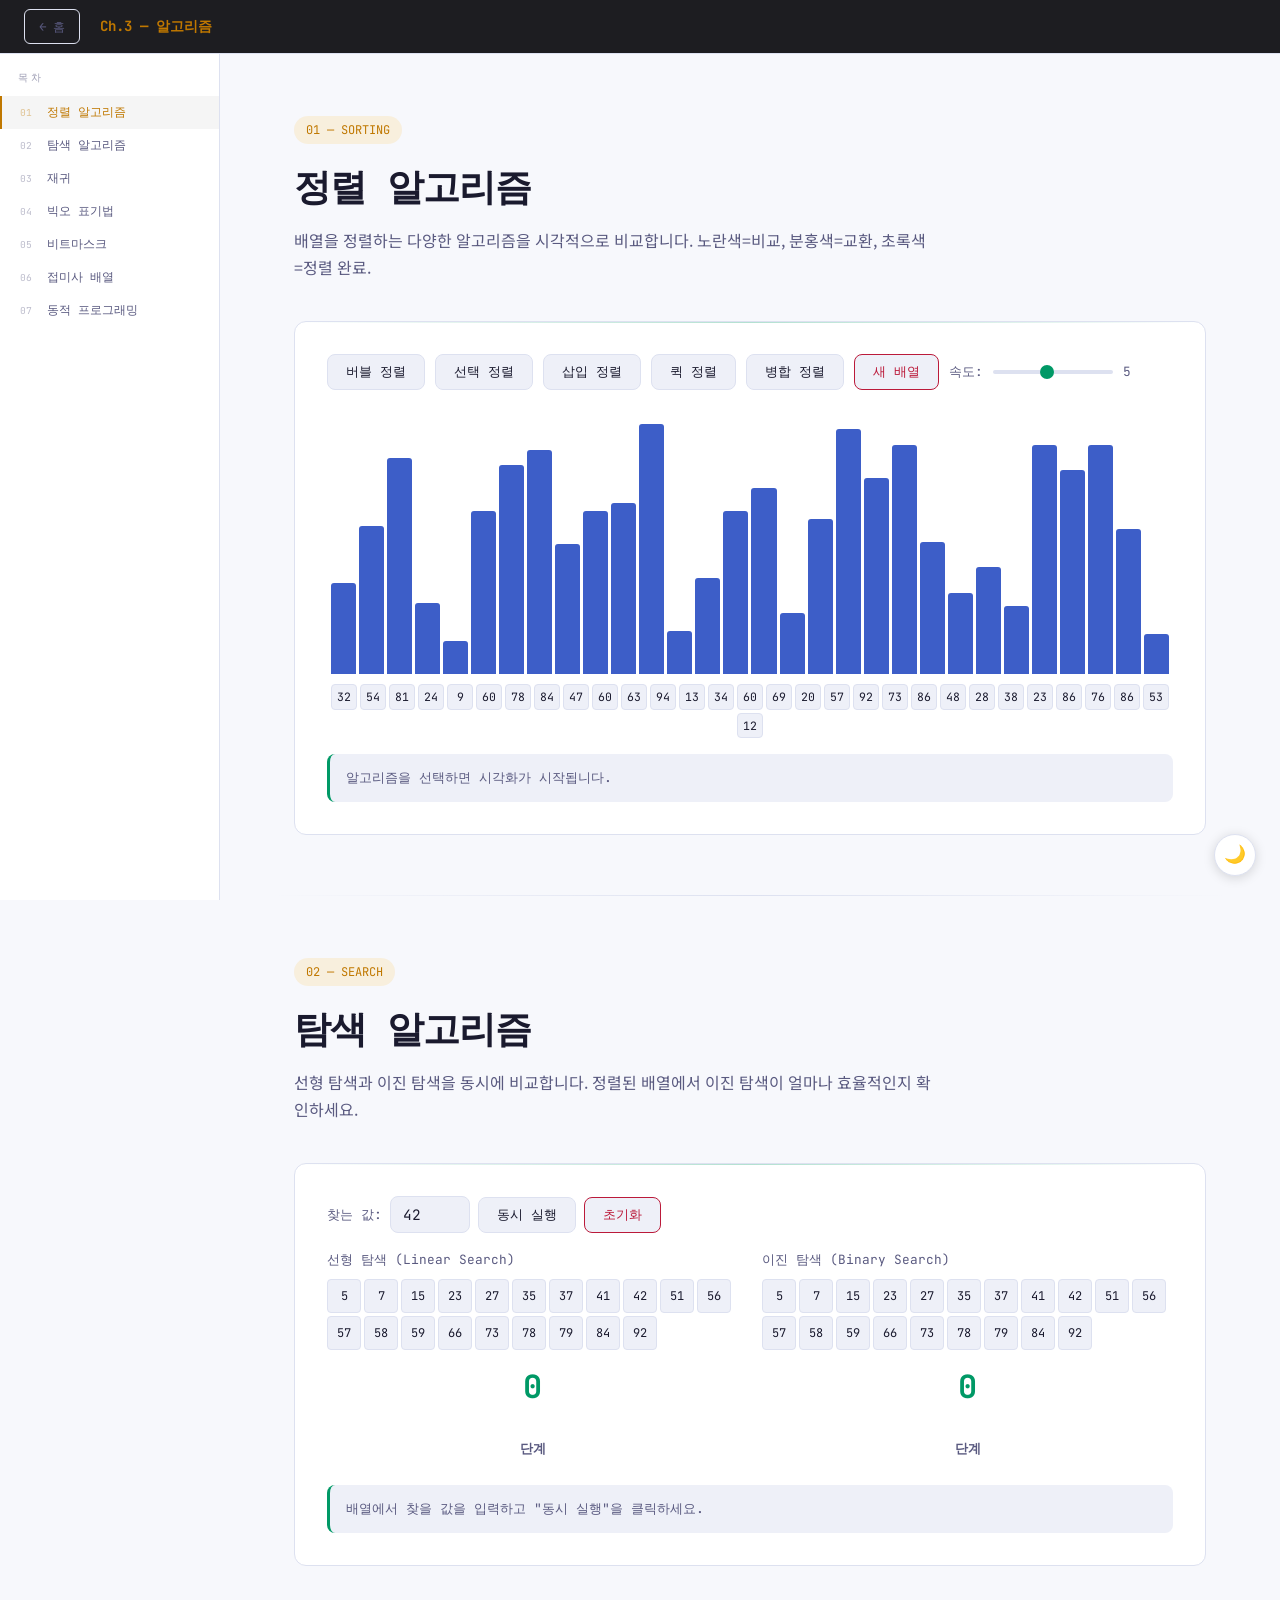
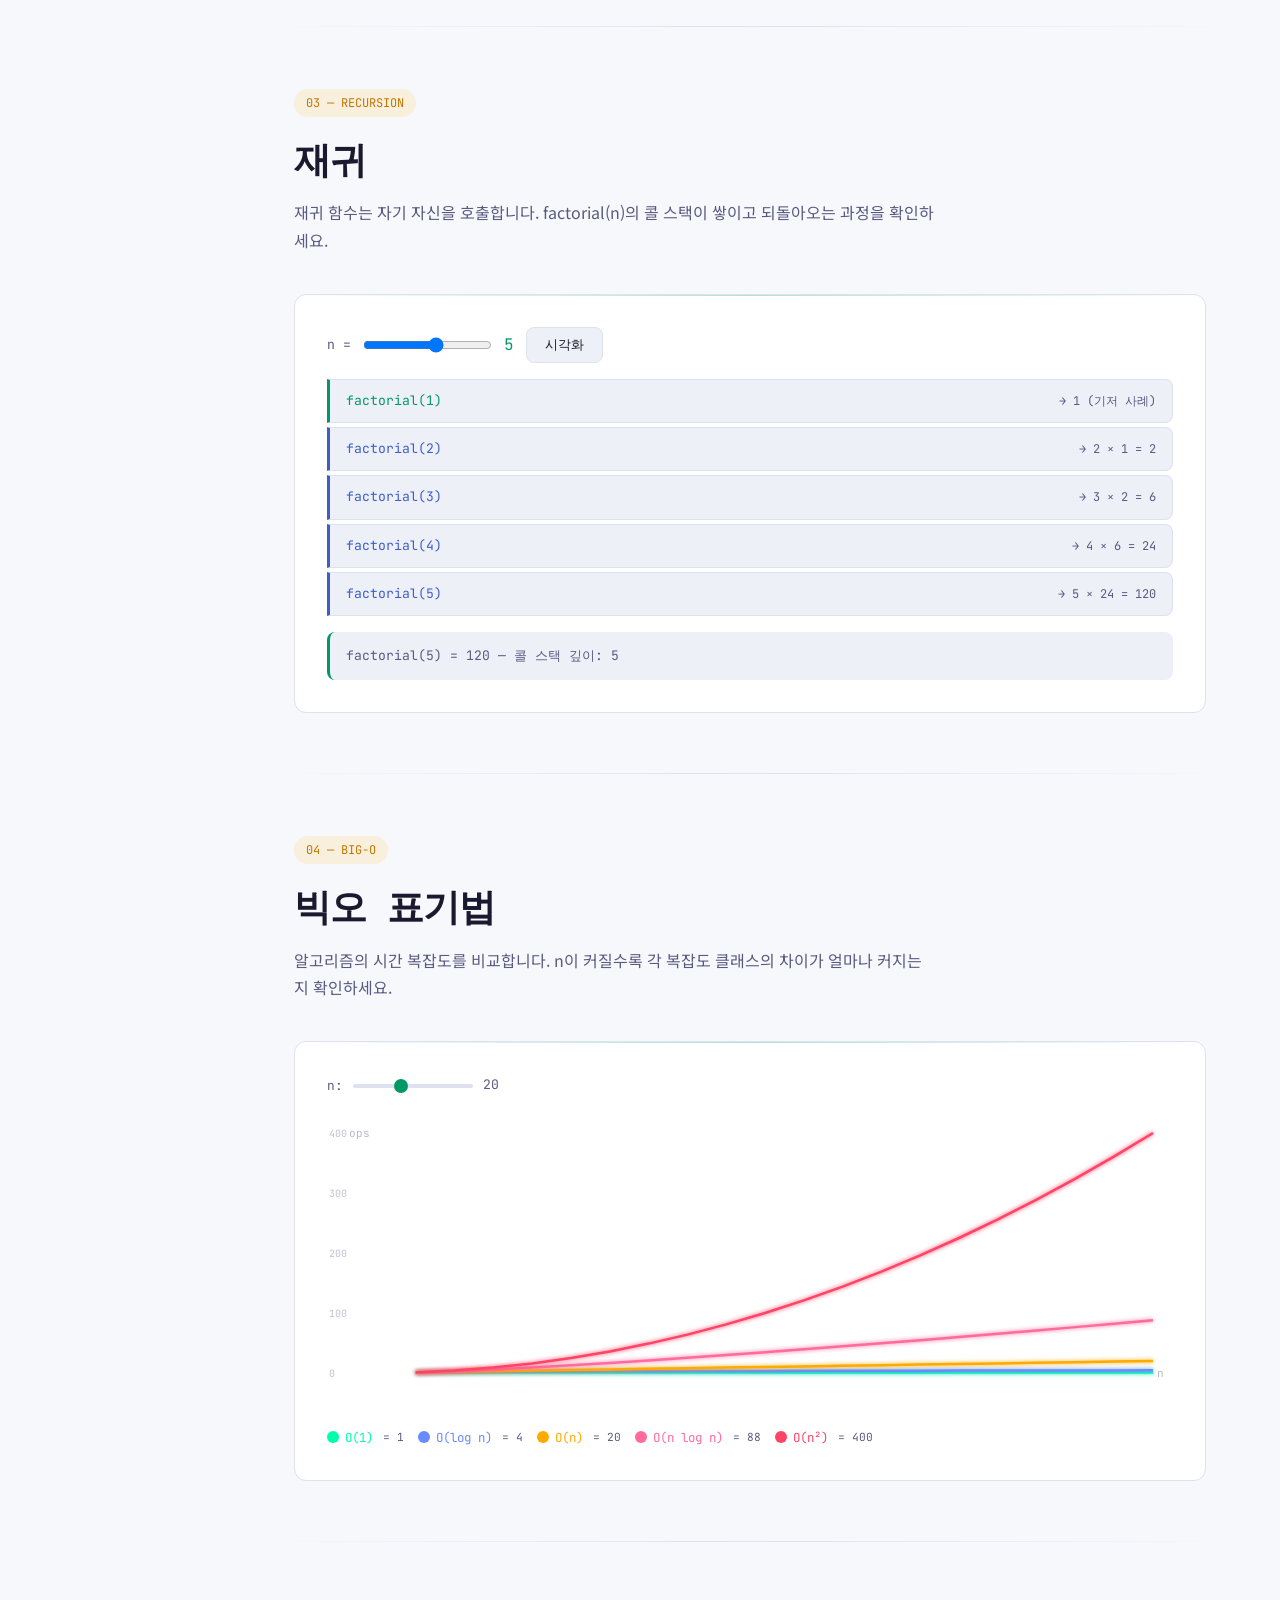
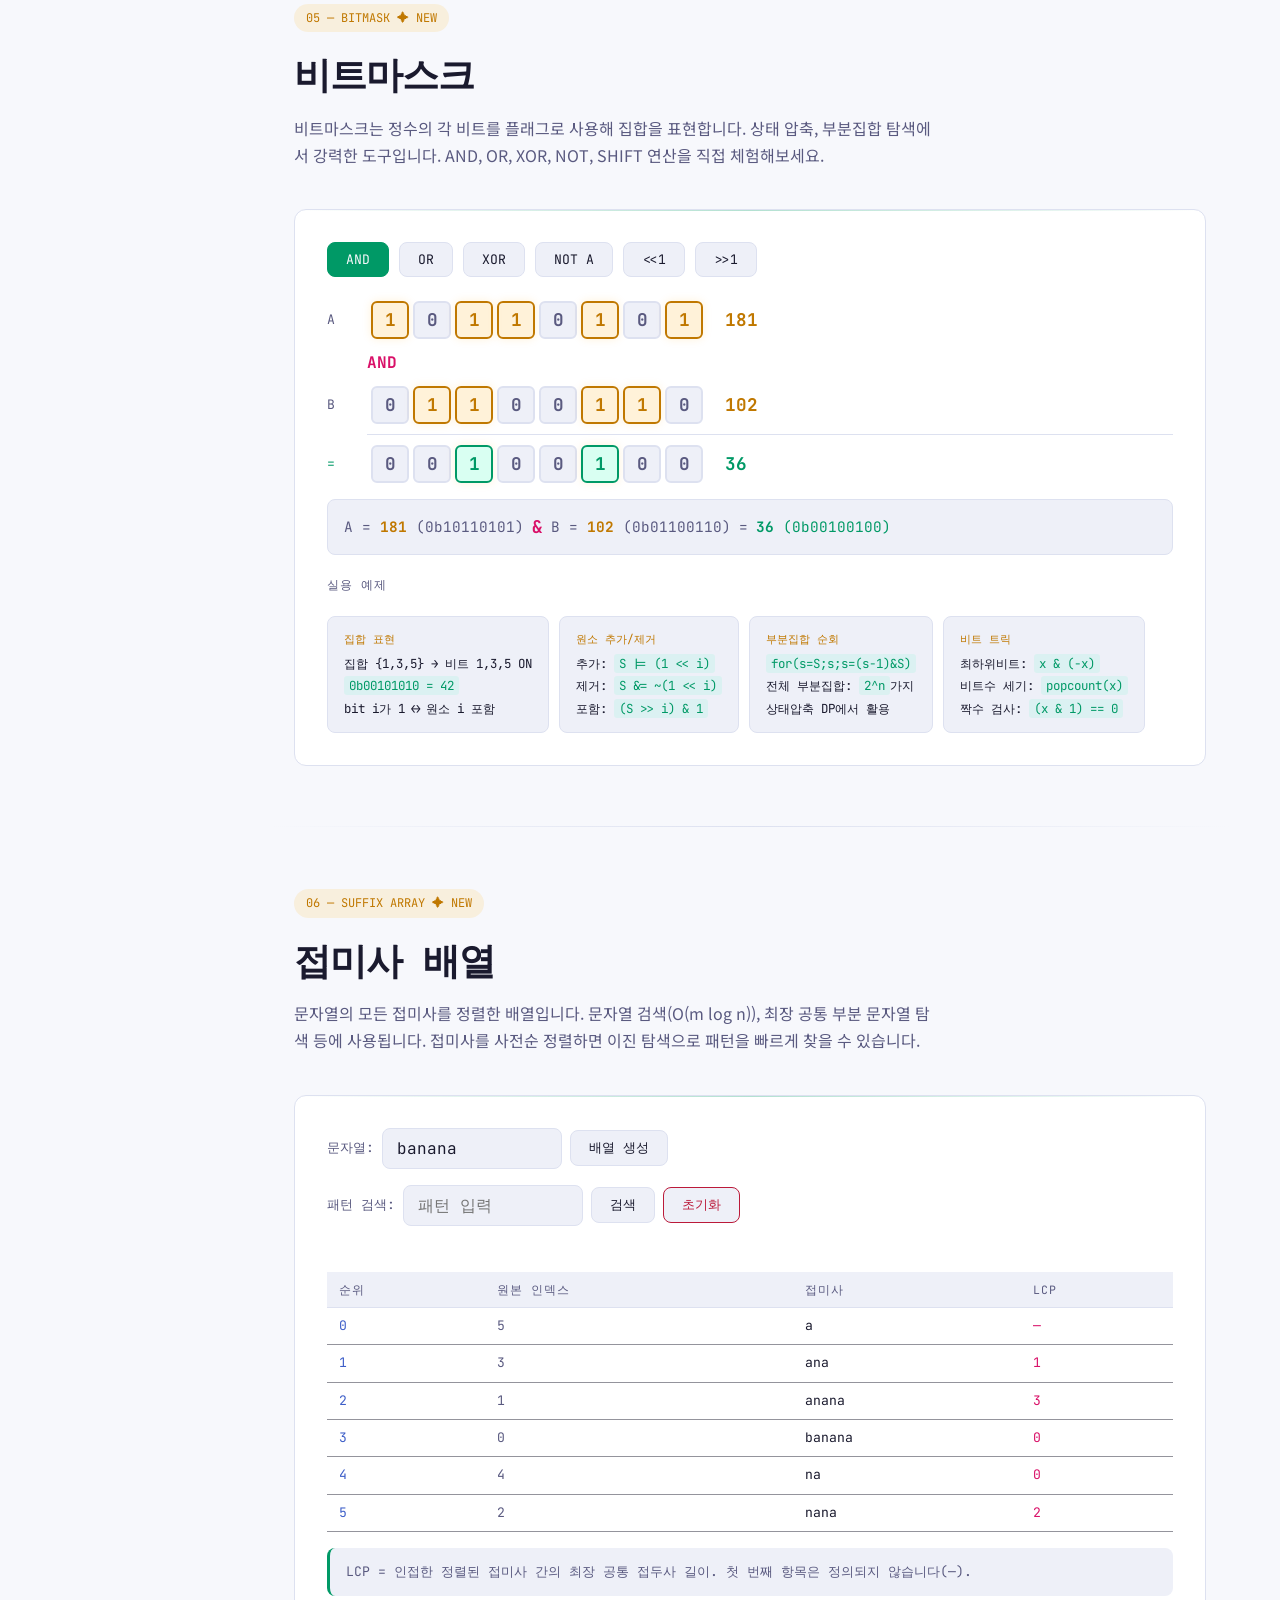
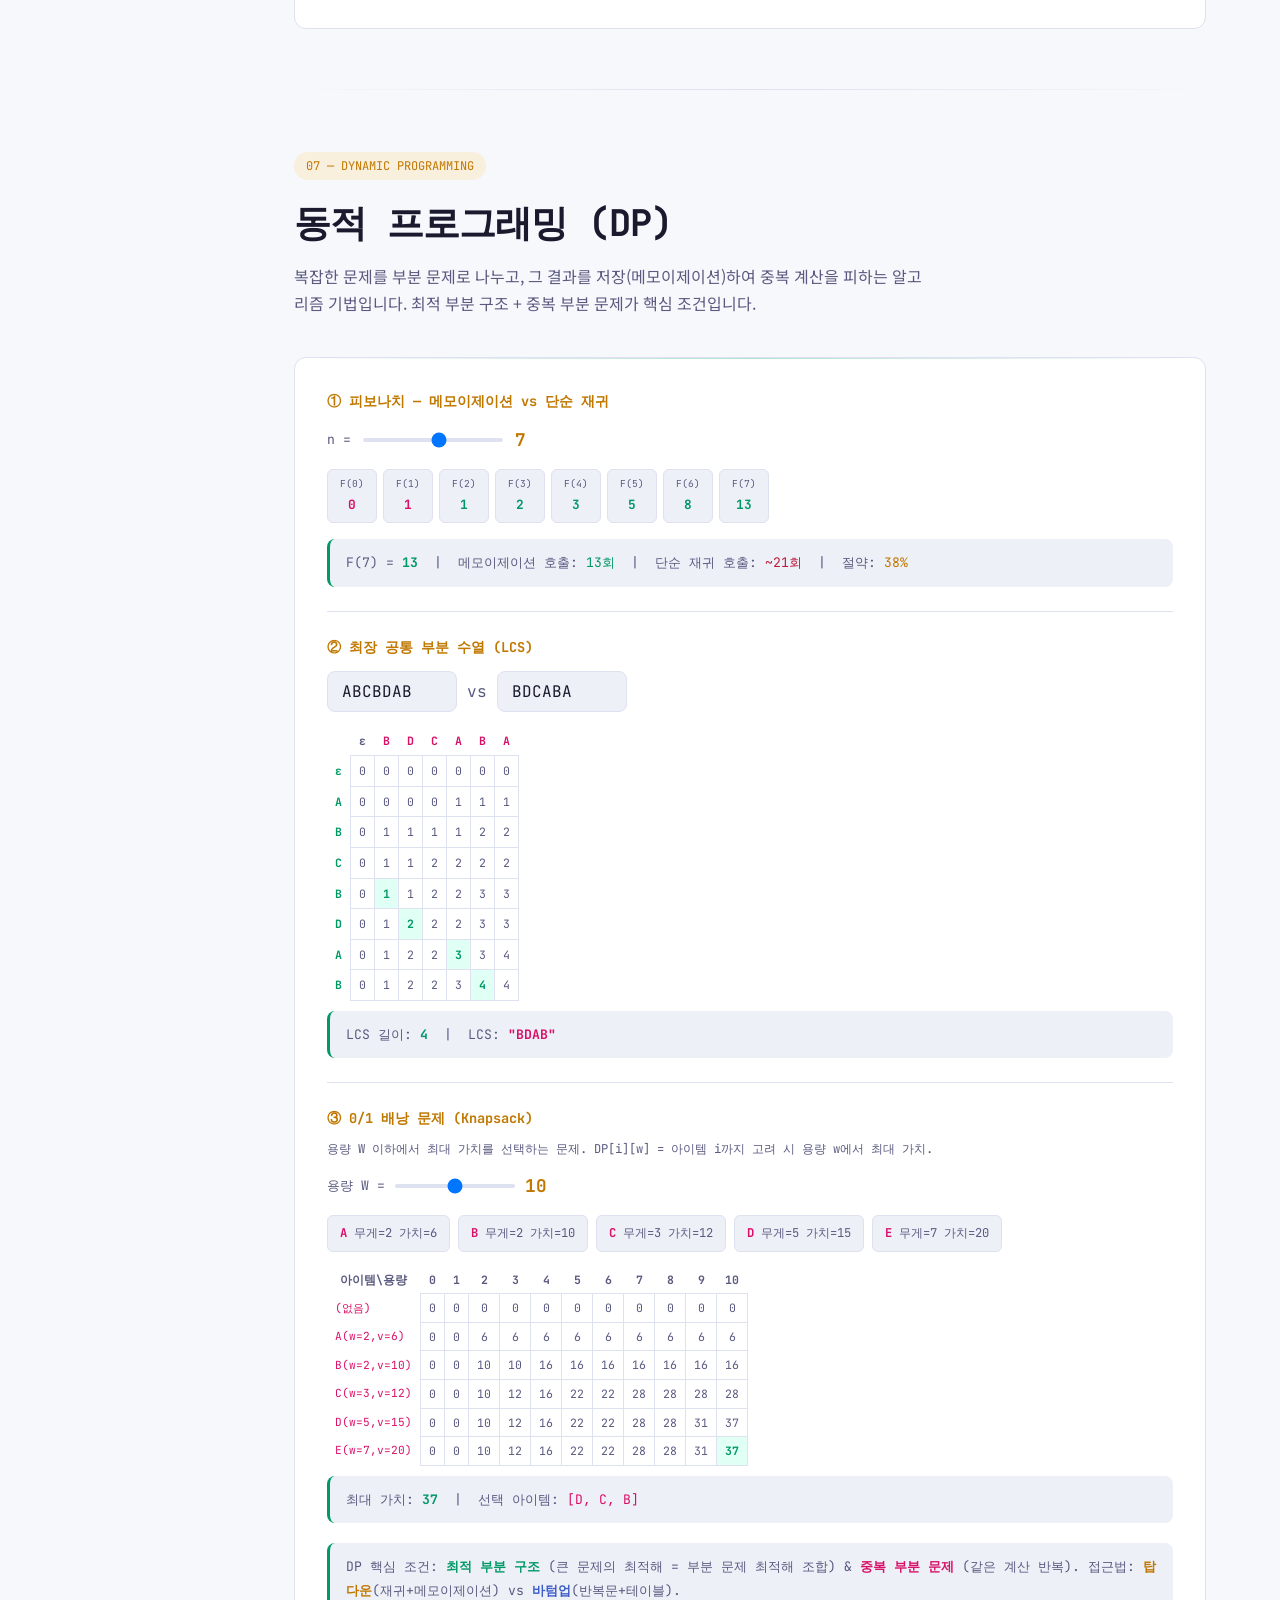
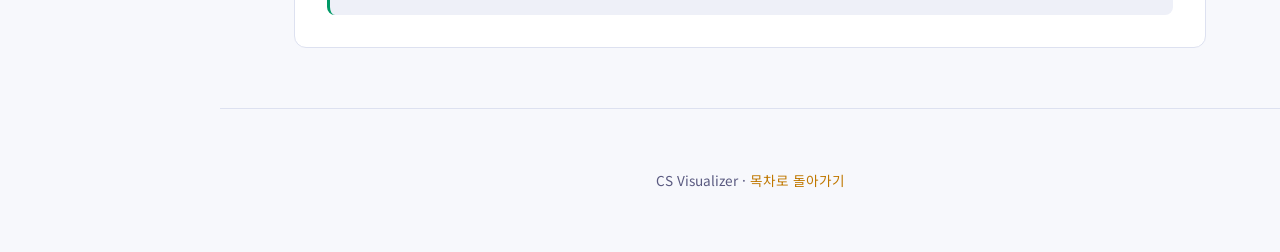
<file: ch3.html>
<!DOCTYPE html>
<html lang="ko">
<head>
<meta charset="UTF-8">
<meta name="viewport" content="width=device-width, initial-scale=1.0">
<title>Ch.3 알고리즘 | CS Visualizer</title>
<link href="https://fonts.googleapis.com/css2?family=JetBrains+Mono:wght@300;400;500;600;700&family=Noto+Sans+KR:wght@300;400;500;700&display=swap" rel="stylesheet">
<link rel="stylesheet" href="style.css">
<style>
/* ── ch3-only overrides ── */
.bm-row{display:flex;align-items:center;gap:12px;flex-wrap:wrap;margin:10px 0;}
.bm-label{font-family:'JetBrains Mono',monospace;font-size:0.82rem;color:var(--text-dim);width:28px;flex-shrink:0;}
.bm-bits{display:flex;gap:4px;}
.bm-bit{width:38px;height:38px;display:flex;align-items:center;justify-content:center;font-family:'JetBrains Mono',monospace;font-size:1.1rem;font-weight:700;border:2px solid var(--border);border-radius:6px;cursor:pointer;transition:all 0.18s;user-select:none;color:var(--text-dim);background:var(--surface2);}
.bm-bit.one{border-color:var(--accent4);background:rgba(255,170,0,0.15);color:var(--accent4);box-shadow:0 0 10px rgba(255,170,0,0.15);}
.bm-bit.result-bit{cursor:default;}
.bm-bit.result-bit.one{border-color:var(--accent);background:rgba(0,255,170,0.15);color:var(--accent);}
.bm-decimal{font-family:'JetBrains Mono',monospace;font-size:1.1rem;font-weight:700;color:var(--accent4);margin-left:10px;}
.bm-result-decimal{color:var(--accent);}
.bm-op-display{font-family:'JetBrains Mono',monospace;font-size:0.9rem;color:var(--text-dim);margin:16px 0;padding:12px 16px;background:var(--surface2);border-radius:8px;border:1px solid var(--border);display:flex;gap:8px;flex-wrap:wrap;align-items:center;}
.bm-op-display .op-sym{color:var(--accent2);font-weight:700;font-size:1.1rem;}
.bm-op-display .eq-sym{color:var(--text-dim);}
.bm-examples{margin-top:20px;display:flex;flex-wrap:wrap;gap:10px;}
.bm-example-card{background:var(--surface2);border:1px solid var(--border);border-radius:8px;padding:12px 16px;font-family:'JetBrains Mono',monospace;font-size:0.78rem;line-height:1.8;}
.bm-example-card .ex-title{color:var(--accent4);font-size:0.7rem;margin-bottom:4px;}
.bm-example-card code{color:var(--accent);background:rgba(0,255,170,0.08);padding:1px 5px;border-radius:3px;}
/* suffix array */
.sa-table{width:100%;border-collapse:collapse;font-family:'JetBrains Mono',monospace;font-size:0.82rem;margin-top:12px;}
.sa-table th{background:var(--surface2);color:var(--text-dim);padding:8px 12px;text-align:left;border-bottom:1px solid var(--border);font-size:0.72rem;letter-spacing:1px;}
.sa-table td{padding:7px 12px;border-bottom:1px solid rgba(42,42,58,0.5);transition:all 0.2s;color:var(--text-dim);}
.sa-table tr.sa-match td{background:rgba(0,255,170,0.08);color:var(--accent);border-left:2px solid var(--accent);}
.sa-table td.sa-suffix{color:var(--text);}
.sa-table td.sa-rank{color:var(--accent3);}
.sa-table td.sa-lcp{color:var(--accent2);}
.sa-input-row{display:flex;gap:8px;align-items:center;flex-wrap:wrap;margin-bottom:12px;}
.sa-input{background:var(--surface2);border:1px solid var(--border);border-radius:8px;color:var(--text);font-family:'JetBrains Mono',monospace;font-size:1rem;padding:9px 14px;outline:none;width:180px;}
.sa-input:focus{border-color:var(--accent4);}
.sa-search-row{display:flex;gap:8px;align-items:center;flex-wrap:wrap;margin-top:16px;}
.sa-match-info{font-family:'JetBrains Mono',monospace;font-size:0.82rem;color:var(--text-dim);margin-top:10px;min-height:20px;}
/* flow graph */
.flow-info{font-family:'JetBrains Mono',monospace;font-size:0.85rem;color:var(--text-dim);margin-top:14px;display:flex;gap:24px;flex-wrap:wrap;align-items:center;}
.flow-info .flow-val{font-size:1.6rem;font-weight:700;color:var(--accent);}
</style>
</head>
<body class="page-body">
<nav class="page-nav">
  <a href="index.html" class="nav-back">← 홈</a>
  <div class="nav-chapter-title" style="color:var(--accent4)">Ch.3 — 알고리즘</div>
  <div class="nav-sections">
    <a href="#sorting" class="nav-sec-link">정렬</a>
    <a href="#search" class="nav-sec-link">탐색</a>
    <a href="#recursion" class="nav-sec-link">재귀</a>
    <a href="#bigo" class="nav-sec-link">빅오</a>
    <a href="#bitmask" class="nav-sec-link">비트마스크</a>
    <a href="#suffixarray" class="nav-sec-link">접미사배열</a>
    <a href="#dp" class="nav-sec-link">동적프로그래밍</a>
  </div>
</nav>

<!-- ══════════════════════════════════════════════════ -->
<!-- SECTION 1: 정렬 알고리즘 -->
<!-- ══════════════════════════════════════════════════ -->
<section id="sorting">
  <div class="section-header">
    <div class="tag tag-ch3">01 — SORTING</div>
    <h2>정렬 알고리즘</h2>
    <p>배열을 정렬하는 다양한 알고리즘을 시각적으로 비교합니다. 노란색=비교, 분홍색=교환, 초록색=정렬 완료.</p>
  </div>
  <div class="viz-box">
    <div class="controls">
      <button class="btn" id="sortBtnBubble" onclick="startSort('bubble')">버블 정렬</button>
      <button class="btn" id="sortBtnSelection" onclick="startSort('selection')">선택 정렬</button>
      <button class="btn" id="sortBtnInsertion" onclick="startSort('insertion')">삽입 정렬</button>
      <button class="btn" id="sortBtnQuick" onclick="startSort('quick')">퀵 정렬</button>
      <button class="btn" id="sortBtnMerge" onclick="startSort('merge')">병합 정렬</button>
      <button class="btn danger" onclick="resetSort()">새 배열</button>
      <div class="sort-speed">
        속도: <input type="range" id="sortSpeed" min="1" max="10" value="5"> <span id="sortSpeedLabel">5</span>
      </div>
    </div>
    <div class="sort-bars" id="sortBars"></div>
    <div class="sort-array-view" id="sortArrayView"></div>
    <div class="info-text" id="sortInfo">알고리즘을 선택하면 시각화가 시작됩니다.</div>
  </div>
</section>

<div class="section-divider"></div>

<!-- ══════════════════════════════════════════════════ -->
<!-- SECTION 2: 탐색 알고리즘 -->
<!-- ══════════════════════════════════════════════════ -->
<section id="search">
  <div class="section-header">
    <div class="tag tag-ch3">02 — SEARCH</div>
    <h2>탐색 알고리즘</h2>
    <p>선형 탐색과 이진 탐색을 동시에 비교합니다. 정렬된 배열에서 이진 탐색이 얼마나 효율적인지 확인하세요.</p>
  </div>
  <div class="viz-box">
    <div class="search-input-row">
      <label style="font-family:'JetBrains Mono',monospace;font-size:0.82rem;color:var(--text-dim)">찾는 값:</label>
      <input type="number" class="search-input" id="searchTarget" value="42" min="1" max="99">
      <button class="btn" onclick="runSearch()">동시 실행</button>
      <button class="btn danger" onclick="resetSearch()">초기화</button>
    </div>
    <div class="search-grid">
      <div>
        <div class="search-label">선형 탐색 (Linear Search)</div>
        <div class="search-arr" id="linearArr"></div>
        <div class="search-steps"><span id="linearSteps">0</span><br><small>단계</small></div>
      </div>
      <div>
        <div class="search-label">이진 탐색 (Binary Search)</div>
        <div class="search-arr" id="binaryArr"></div>
        <div class="search-steps"><span id="binarySteps">0</span><br><small>단계</small></div>
      </div>
    </div>
    <div class="info-text" id="searchInfo">배열에서 찾을 값을 입력하고 "동시 실행"을 클릭하세요.</div>
  </div>
</section>

<div class="section-divider"></div>

<!-- ══════════════════════════════════════════════════ -->
<!-- SECTION 3: 재귀 -->
<!-- ══════════════════════════════════════════════════ -->
<section id="recursion">
  <div class="section-header">
    <div class="tag tag-ch3">03 — RECURSION</div>
    <h2>재귀</h2>
    <p>재귀 함수는 자기 자신을 호출합니다. factorial(n)의 콜 스택이 쌓이고 되돌아오는 과정을 확인하세요.</p>
  </div>
  <div class="viz-box">
    <div class="recursion-controls">
      <label style="font-family:'JetBrains Mono',monospace;font-size:0.82rem;color:var(--text-dim)">n =</label>
      <input type="range" id="recursionN" min="1" max="8" value="5" oninput="updateRecursion()">
      <span class="recursion-n-display" id="recursionNDisplay">5</span>
      <button class="btn" onclick="updateRecursion()">시각화</button>
    </div>
    <div class="recursion-stack-visual" id="recursionStack"></div>
    <div class="info-text" id="recursionInfo"></div>
  </div>
</section>

<div class="section-divider"></div>

<!-- ══════════════════════════════════════════════════ -->
<!-- SECTION 4: 빅오 표기법 -->
<!-- ══════════════════════════════════════════════════ -->
<section id="bigo">
  <div class="section-header">
    <div class="tag tag-ch3">04 — BIG-O</div>
    <h2>빅오 표기법</h2>
    <p>알고리즘의 시간 복잡도를 비교합니다. n이 커질수록 각 복잡도 클래스의 차이가 얼마나 커지는지 확인하세요.</p>
  </div>
  <div class="viz-box">
    <div class="controls" style="margin-bottom:16px">
      <div class="sort-speed">
        n: <input type="range" id="bigoN" min="1" max="50" value="20" oninput="drawBigO()">
        <span id="bigoNDisplay" class="bigo-n-display">20</span>
      </div>
    </div>
    <canvas id="bigoCanvas" height="300"></canvas>
    <div class="bigo-legend" id="bigoLegend"></div>
  </div>
</section>

<div class="section-divider"></div>

<!-- ══════════════════════════════════════════════════ -->
<!-- SECTION 5: 비트마스크 [NEW] -->
<!-- ══════════════════════════════════════════════════ -->
<section id="bitmask">
  <div class="section-header">
    <div class="tag tag-ch3">05 — BITMASK ✦ NEW</div>
    <h2>비트마스크</h2>
    <p>비트마스크는 정수의 각 비트를 플래그로 사용해 집합을 표현합니다. 상태 압축, 부분집합 탐색에서 강력한 도구입니다. AND, OR, XOR, NOT, SHIFT 연산을 직접 체험해보세요.</p>
  </div>
  <div class="viz-box">
    <div class="controls">
      <button class="btn" id="bmBtnAND" onclick="setBmOp('AND')" >AND</button>
      <button class="btn" id="bmBtnOR"  onclick="setBmOp('OR')"  >OR</button>
      <button class="btn" id="bmBtnXOR" onclick="setBmOp('XOR')" >XOR</button>
      <button class="btn" id="bmBtnNOT" onclick="setBmOp('NOT')" >NOT A</button>
      <button class="btn" id="bmBtnSHL" onclick="setBmOp('SHL')" >&lt;&lt;1</button>
      <button class="btn" id="bmBtnSHR" onclick="setBmOp('SHR')" >&gt;&gt;1</button>
    </div>

    <!-- A row -->
    <div class="bm-row">
      <span class="bm-label">A</span>
      <div class="bm-bits" id="bmBitsA"></div>
      <span class="bm-decimal" id="bmDecA">0</span>
    </div>
    <!-- op symbol -->
    <div id="bmOpSymbol" style="font-family:'JetBrains Mono',monospace;font-size:1rem;color:var(--accent2);margin:4px 0 4px 40px;font-weight:700;">AND</div>
    <!-- B row -->
    <div class="bm-row" id="bmBRowEl">
      <span class="bm-label">B</span>
      <div class="bm-bits" id="bmBitsB"></div>
      <span class="bm-decimal" id="bmDecB">0</span>
    </div>
    <div style="border-top:1px solid var(--border);margin:10px 0 10px 40px;"></div>
    <!-- Result row -->
    <div class="bm-row">
      <span class="bm-label" style="color:var(--accent)">=</span>
      <div class="bm-bits" id="bmBitsR"></div>
      <span class="bm-decimal bm-result-decimal" id="bmDecR">0</span>
    </div>

    <div class="bm-op-display" id="bmOpDisplay"></div>

    <!-- Practical examples -->
    <div style="font-family:'JetBrains Mono',monospace;font-size:0.75rem;color:var(--text-dim);margin-top:20px;margin-bottom:8px;letter-spacing:1px;">실용 예제</div>
    <div class="bm-examples">
      <div class="bm-example-card">
        <div class="ex-title">집합 표현</div>
        집합 {1,3,5} → 비트 1,3,5 ON<br>
        <code>0b00101010 = 42</code><br>
        bit i가 1 ↔ 원소 i 포함
      </div>
      <div class="bm-example-card">
        <div class="ex-title">원소 추가/제거</div>
        추가: <code>S |= (1 &lt;&lt; i)</code><br>
        제거: <code>S &= ~(1 &lt;&lt; i)</code><br>
        포함: <code>(S &gt;&gt; i) &amp; 1</code>
      </div>
      <div class="bm-example-card">
        <div class="ex-title">부분집합 순회</div>
        <code>for(s=S;s;s=(s-1)&amp;S)</code><br>
        전체 부분집합: <code>2^n</code>가지<br>
        상태압축 DP에서 활용
      </div>
      <div class="bm-example-card">
        <div class="ex-title">비트 트릭</div>
        최하위비트: <code>x &amp; (-x)</code><br>
        비트수 세기: <code>popcount(x)</code><br>
        짝수 검사: <code>(x &amp; 1) == 0</code>
      </div>
    </div>
  </div>
</section>

<div class="section-divider"></div>

<!-- ══════════════════════════════════════════════════ -->
<!-- SECTION 6: 접미사 배열 [NEW] -->
<!-- ══════════════════════════════════════════════════ -->
<section id="suffixarray">
  <div class="section-header">
    <div class="tag tag-ch3">06 — SUFFIX ARRAY ✦ NEW</div>
    <h2>접미사 배열</h2>
    <p>문자열의 모든 접미사를 정렬한 배열입니다. 문자열 검색(O(m log n)), 최장 공통 부분 문자열 탐색 등에 사용됩니다. 접미사를 사전순 정렬하면 이진 탐색으로 패턴을 빠르게 찾을 수 있습니다.</p>
  </div>
  <div class="viz-box">
    <div class="sa-input-row">
      <label style="font-family:'JetBrains Mono',monospace;font-size:0.82rem;color:var(--text-dim)">문자열:</label>
      <input type="text" class="sa-input" id="saInput" value="banana" maxlength="20" oninput="renderSuffixArray()">
      <button class="btn" onclick="renderSuffixArray()">배열 생성</button>
    </div>
    <div class="sa-search-row">
      <label style="font-family:'JetBrains Mono',monospace;font-size:0.82rem;color:var(--text-dim)">패턴 검색:</label>
      <input type="text" class="sa-input" id="saPattern" placeholder="패턴 입력" maxlength="10">
      <button class="btn" onclick="searchPattern()">검색</button>
      <button class="btn danger" onclick="clearSaSearch()">초기화</button>
    </div>
    <div class="sa-match-info" id="saMatchInfo"></div>
    <div style="overflow-x:auto;margin-top:4px">
      <table class="sa-table" id="saTable">
        <thead><tr><th>순위</th><th>원본 인덱스</th><th>접미사</th><th>LCP</th></tr></thead>
        <tbody id="saTableBody"></tbody>
      </table>
    </div>
    <div class="info-text" style="margin-top:16px">
      LCP = 인접한 정렬된 접미사 간의 최장 공통 접두사 길이. 첫 번째 항목은 정의되지 않습니다(—).
    </div>
  </div>
</section>

<div class="section-divider"></div>

<!-- SECTION 7: 동적 프로그래밍 -->
<section id="dp">
  <div class="section-header">
    <div class="tag tag-ch3">07 — DYNAMIC PROGRAMMING</div>
    <h2>동적 프로그래밍 (DP)</h2>
    <p>복잡한 문제를 부분 문제로 나누고, 그 결과를 저장(메모이제이션)하여 중복 계산을 피하는 알고리즘 기법입니다. 최적 부분 구조 + 중복 부분 문제가 핵심 조건입니다.</p>
  </div>
  <div class="viz-box">
    <!-- Fibonacci Memoization -->
    <div>
      <div style="font-family:'JetBrains Mono',monospace;font-size:0.85rem;font-weight:700;margin-bottom:12px;color:var(--accent4)">① 피보나치 — 메모이제이션 vs 단순 재귀</div>
      <div style="display:flex;gap:12px;align-items:center;flex-wrap:wrap;margin-bottom:14px;">
        <label style="font-family:'JetBrains Mono',monospace;font-size:0.82rem;color:var(--text-dim);">n =</label>
        <input type="range" id="fibN" min="1" max="12" value="7"
          style="width:140px;-webkit-appearance:none;height:4px;background:var(--border);border-radius:2px;outline:none;cursor:pointer;"
          oninput="runFib()">
        <span id="fibNVal" style="font-family:'JetBrains Mono',monospace;color:var(--accent4);font-weight:700;font-size:1.1rem;">7</span>
      </div>
      <div id="fibMemoTable" style="display:flex;flex-wrap:wrap;gap:6px;margin-bottom:12px;"></div>
      <div class="info-text" id="fibInfo"></div>
    </div>

    <!-- LCS -->
    <div style="border-top:1px solid var(--border);padding-top:24px;margin-top:24px;">
      <div style="font-family:'JetBrains Mono',monospace;font-size:0.85rem;font-weight:700;margin-bottom:12px;color:var(--accent4)">② 최장 공통 부분 수열 (LCS)</div>
      <div style="display:flex;gap:10px;flex-wrap:wrap;margin-bottom:14px;align-items:center;">
        <input type="text" id="lcsA" value="ABCBDAB" maxlength="9" class="sa-input" style="width:130px;text-transform:uppercase;" oninput="runLCS()">
        <span style="font-family:'JetBrains Mono',monospace;color:var(--text-dim);">vs</span>
        <input type="text" id="lcsB" value="BDCABA" maxlength="9" class="sa-input" style="width:130px;text-transform:uppercase;" oninput="runLCS()">
      </div>
      <div id="lcsTable" style="overflow-x:auto;"></div>
      <div class="info-text" style="margin-top:10px;" id="lcsInfo"></div>
    </div>

    <!-- Knapsack -->
    <div style="border-top:1px solid var(--border);padding-top:24px;margin-top:24px;">
      <div style="font-family:'JetBrains Mono',monospace;font-size:0.85rem;font-weight:700;margin-bottom:8px;color:var(--accent4)">③ 0/1 배낭 문제 (Knapsack)</div>
      <div style="font-family:'JetBrains Mono',monospace;font-size:0.76rem;color:var(--text-dim);margin-bottom:12px;">용량 W 이하에서 최대 가치를 선택하는 문제. DP[i][w] = 아이템 i까지 고려 시 용량 w에서 최대 가치.</div>
      <div style="display:flex;gap:10px;align-items:center;flex-wrap:wrap;margin-bottom:14px;">
        <label style="font-family:'JetBrains Mono',monospace;font-size:0.82rem;color:var(--text-dim);">용량 W =</label>
        <input type="range" id="ksW" min="5" max="15" value="10"
          style="width:120px;-webkit-appearance:none;height:4px;background:var(--border);border-radius:2px;outline:none;cursor:pointer;"
          oninput="runKnapsack()">
        <span id="ksWVal" style="font-family:'JetBrains Mono',monospace;color:var(--accent4);font-weight:700;font-size:1.1rem;">10</span>
      </div>
      <div id="ksItemList" style="display:flex;gap:8px;flex-wrap:wrap;margin-bottom:14px;"></div>
      <div id="ksTable" style="overflow-x:auto;"></div>
      <div class="info-text" style="margin-top:10px;" id="ksInfo"></div>
    </div>

    <div class="info-text" style="margin-top:20px;">
      DP 핵심 조건: <strong style="color:var(--accent)">최적 부분 구조</strong> (큰 문제의 최적해 = 부분 문제 최적해 조합) &amp; <strong style="color:var(--accent2)">중복 부분 문제</strong> (같은 계산 반복).
      접근법: <strong style="color:var(--accent4)">탑다운</strong>(재귀+메모이제이션) vs <strong style="color:var(--accent3)">바텀업</strong>(반복문+테이블).
    </div>
  </div>
</section>

<footer>CS Visualizer · <a href="index.html" style="color:var(--accent4);text-decoration:none;">목차로 돌아가기</a></footer>

<script>
// ═══════════════════════════════════════════════════════════════════
// SECTION 1: SORTING
// ═══════════════════════════════════════════════════════════════════
let sA = [], sR = false;
const N_BARS = 30;

function gD() {
  const spd = parseInt(document.getElementById('sortSpeed').value);
  return Math.max(10, 310 - spd * 30);
}
function sl(ms) { return new Promise(r => setTimeout(r, ms)); }

function initSort() {
  sA = Array.from({length: N_BARS}, () => Math.floor(Math.random() * 95) + 5);
  renderBars([]);
  document.getElementById('sortInfo').textContent = '알고리즘을 선택하면 시각화가 시작됩니다.';
}

function renderBars(state) {
  const container = document.getElementById('sortBars');
  const arrView = document.getElementById('sortArrayView');
  const max = Math.max(...sA);
  container.innerHTML = '';
  arrView.innerHTML = '';
  sA.forEach((v, i) => {
    const bar = document.createElement('div');
    bar.className = 'sort-bar' + (state[i] ? ' ' + state[i] : '');
    bar.style.height = (v / max * 240 + 10) + 'px';
    container.appendChild(bar);
    const cell = document.createElement('div');
    cell.className = 'sarr-cell' + (state[i] ? ' ' + state[i] : '');
    cell.textContent = v;
    arrView.appendChild(cell);
  });
}

function rSB(indices, cls, duration) {
  const state = {};
  indices.forEach(i => { state[i] = cls; });
  renderBars(state);
  return sl(duration);
}

async function startSort(type) {
  if (sR) return;
  sR = true;
  // disable buttons
  ['Bubble','Selection','Insertion','Quick','Merge'].forEach(t =>
    document.getElementById('sortBtn' + t).disabled = true
  );
  const arr = [...sA];
  document.getElementById('sortInfo').textContent = {
    bubble: '버블 정렬: 인접 원소 비교·교환 O(n²)',
    selection: '선택 정렬: 최솟값 선택 O(n²)',
    insertion: '삽입 정렬: 올바른 위치에 삽입 O(n²)',
    quick: '퀵 정렬: 피벗 기준 분할 O(n log n) avg',
    merge: '병합 정렬: 분할 후 병합 O(n log n)'
  }[type];

  if (type === 'bubble') await bubbleSort();
  else if (type === 'selection') await selectionSort();
  else if (type === 'insertion') await insertionSort();
  else if (type === 'quick') await quickSortWrapper();
  else if (type === 'merge') await mergeSortWrapper();

  // mark all sorted
  const s = {};
  sA.forEach((_, i) => s[i] = 'sorted');
  renderBars(s);
  sR = false;
  ['Bubble','Selection','Insertion','Quick','Merge'].forEach(t =>
    document.getElementById('sortBtn' + t).disabled = false
  );
}

async function bubbleSort() {
  const n = sA.length;
  for (let i = 0; i < n - 1; i++) {
    for (let j = 0; j < n - 1 - i; j++) {
      await rSB([j, j + 1], 'comparing', gD());
      if (sA[j] > sA[j + 1]) {
        [sA[j], sA[j + 1]] = [sA[j + 1], sA[j]];
        await rSB([j, j + 1], 'swapping', gD());
      }
    }
  }
}

async function selectionSort() {
  const n = sA.length;
  for (let i = 0; i < n - 1; i++) {
    let minIdx = i;
    for (let j = i + 1; j < n; j++) {
      await rSB([minIdx, j], 'comparing', gD());
      if (sA[j] < sA[minIdx]) minIdx = j;
    }
    if (minIdx !== i) {
      [sA[i], sA[minIdx]] = [sA[minIdx], sA[i]];
      await rSB([i, minIdx], 'swapping', gD());
    }
  }
}

async function insertionSort() {
  const n = sA.length;
  for (let i = 1; i < n; i++) {
    let j = i;
    while (j > 0) {
      await rSB([j - 1, j], 'comparing', gD());
      if (sA[j - 1] > sA[j]) {
        [sA[j - 1], sA[j]] = [sA[j], sA[j - 1]];
        await rSB([j - 1, j], 'swapping', gD());
        j--;
      } else break;
    }
  }
}

async function quickSortWrapper() {
  await quickSort(0, sA.length - 1);
}
async function quickSort(lo, hi) {
  if (lo >= hi) return;
  let pivot = sA[hi], i = lo;
  for (let j = lo; j < hi; j++) {
    await rSB([j, hi], 'comparing', gD());
    if (sA[j] <= pivot) {
      [sA[i], sA[j]] = [sA[j], sA[i]];
      if (i !== j) await rSB([i, j], 'swapping', gD());
      i++;
    }
  }
  [sA[i], sA[hi]] = [sA[hi], sA[i]];
  await rSB([i, hi], 'swapping', gD());
  await quickSort(lo, i - 1);
  await quickSort(i + 1, hi);
}

async function mergeSortWrapper() {
  await mergeSort(0, sA.length - 1);
}
async function mergeSort(lo, hi) {
  if (lo >= hi) return;
  const mid = (lo + hi) >> 1;
  await mergeSort(lo, mid);
  await mergeSort(mid + 1, hi);
  await merge(lo, mid, hi);
}
async function merge(lo, mid, hi) {
  const left = sA.slice(lo, mid + 1);
  const right = sA.slice(mid + 1, hi + 1);
  let i = 0, j = 0, k = lo;
  while (i < left.length && j < right.length) {
    await rSB([k, mid + 1 + j], 'comparing', gD());
    if (left[i] <= right[j]) sA[k++] = left[i++];
    else sA[k++] = right[j++];
    await rSB([k - 1], 'swapping', gD() / 2);
  }
  while (i < left.length) sA[k++] = left[i++];
  while (j < right.length) sA[k++] = right[j++];
}

function resetSort() {
  sR = false;
  ['Bubble','Selection','Insertion','Quick','Merge'].forEach(t =>
    document.getElementById('sortBtn' + t).disabled = false
  );
  initSort();
}

document.getElementById('sortSpeed').addEventListener('input', function() {
  document.getElementById('sortSpeedLabel').textContent = this.value;
});

// ═══════════════════════════════════════════════════════════════════
// SECTION 2: SEARCH
// ═══════════════════════════════════════════════════════════════════
let searchArr = [];

function initSearch() {
  const set = new Set();
  while (set.size < 20) set.add(Math.floor(Math.random() * 90) + 5);
  searchArr = [...set].sort((a, b) => a - b);
  renderSearchBoth([], [], -1, -1, [], []);
}

function renderSearchBoth(linState, binState, linFound, binFound, binRange, binMid) {
  ['linear', 'binary'].forEach(type => {
    const el = document.getElementById(type + 'Arr');
    el.innerHTML = '';
    searchArr.forEach((v, i) => {
      const cell = document.createElement('div');
      let cls = 'search-cell';
      if (type === 'linear') {
        if (i < linState.length) cls += ' ' + (i === linFound ? 'found' : linState[i] ? 'cur' : '');
      } else {
        if (binRange.length && (i < binRange[0] || i > binRange[1])) cls += ' out';
        else if (i === binMid[0]) cls += ' mid';
        else if (binRange.length) cls += ' range';
        if (i === binFound) cls += ' found';
      }
      cell.className = cls.trim();
      cell.textContent = v;
      el.appendChild(cell);
    });
  });
}

async function runSearch() {
  const target = parseInt(document.getElementById('searchTarget').value);
  if (isNaN(target)) return;
  document.getElementById('linearSteps').textContent = '0';
  document.getElementById('binarySteps').textContent = '0';
  document.getElementById('searchInfo').textContent = '탐색 중...';

  // Run both simultaneously
  let linDone = false, binDone = false;
  let linStep = 0, binStep = 0;
  let linFound = -1, binFound = -1;
  let binLo = 0, binHi = searchArr.length - 1;
  let i = 0;

  // Interleave animation
  const delay = 400;
  const maxSteps = Math.max(searchArr.length, Math.ceil(Math.log2(searchArr.length)) + 2);

  for (let step = 0; step < maxSteps + searchArr.length; step++) {
    let anyProgress = false;
    // linear step
    if (!linDone && i < searchArr.length) {
      linStep++;
      if (searchArr[i] === target) { linFound = i; linDone = true; }
      anyProgress = true;
    }
    // binary step
    if (!binDone && binLo <= binHi) {
      const mid = (binLo + binHi) >> 1;
      binStep++;
      const range = [binLo, binHi];
      const midArr = [mid];
      // draw
      const linState = Array.from({length: searchArr.length}, (_, idx) => idx < linStep ? true : false);
      renderSearchBoth(linState, [], linFound, binLo <= mid && mid <= binHi ? -1 : binFound, range, midArr);
      document.getElementById('linearSteps').textContent = linStep;
      document.getElementById('binarySteps').textContent = binStep;
      await sl(delay);
      if (searchArr[mid] === target) { binFound = mid; binDone = true; }
      else if (searchArr[mid] < target) binLo = mid + 1;
      else binHi = mid - 1;
      anyProgress = true;
    }
    if (!anyProgress && linDone && binDone) break;
    // advance linear pointer
    if (!linDone) i++;
    const linState2 = Array.from({length: searchArr.length}, (_, idx) => idx < i ? true : false);
    const rng = binDone ? [] : [binLo, binHi];
    const md = [];
    renderSearchBoth(linState2, [], linFound, binFound, rng, md);
    document.getElementById('linearSteps').textContent = linStep;
    document.getElementById('binarySteps').textContent = binStep;
    if (linDone && binDone) break;
    await sl(delay / 2);
  }

  const linResult = linFound >= 0 ? `선형: ${linStep}단계에서 발견` : `선형: ${linStep}단계, 없음`;
  const binResult = binFound >= 0 ? `이진: ${binStep}단계에서 발견` : `이진: ${binStep}단계, 없음`;
  document.getElementById('searchInfo').textContent = `${target} → ${linResult} | ${binResult}`;
  document.getElementById('linearSteps').textContent = linStep;
  document.getElementById('binarySteps').textContent = binStep;
}

function resetSearch() {
  initSearch();
  document.getElementById('linearSteps').textContent = '0';
  document.getElementById('binarySteps').textContent = '0';
  document.getElementById('searchInfo').textContent = '배열에서 찾을 값을 입력하고 "동시 실행"을 클릭하세요.';
}

// ═══════════════════════════════════════════════════════════════════
// SECTION 3: RECURSION
// ═══════════════════════════════════════════════════════════════════
function updateRecursion() {
  const n = parseInt(document.getElementById('recursionN').value);
  document.getElementById('recursionNDisplay').textContent = n;
  const stack = document.getElementById('recursionStack');
  stack.innerHTML = '';

  // Build call frames bottom to top (displayed column-reverse)
  // First: show all calls descending, then base case, then results
  const frames = [];
  // Descending calls
  for (let i = n; i >= 1; i--) {
    frames.push({ call: `factorial(${i})`, result: i === 1 ? '= 1' : `= ${i} × factorial(${i-1})`, isBase: i === 1 });
  }

  let factorial = 1;
  const results = [];
  for (let i = 1; i <= n; i++) factorial *= i;
  // Compute partial results
  const partials = [1];
  for (let i = 2; i <= n; i++) partials.push(partials[partials.length-1] * i);

  frames.forEach((f, idx) => {
    const div = document.createElement('div');
    div.className = 'call-frame' + (f.isBase ? ' base-case' : '');
    div.style.animationDelay = (idx * 0.06) + 's';
    const callN = n - idx;
    const returnVal = partials[callN - 1];
    div.innerHTML = `<span class="call-fn">factorial(${callN})</span>
      <span class="call-result">${f.isBase ? '→ 1 (기저 사례)' : `→ ${callN} × ${partials[callN-2] || 1} = ${returnVal}`}</span>`;
    stack.appendChild(div);
  });

  document.getElementById('recursionInfo').textContent =
    `factorial(${n}) = ${factorial} — 콜 스택 깊이: ${n}`;
}

// ═══════════════════════════════════════════════════════════════════
// SECTION 4: BIG-O
// ═══════════════════════════════════════════════════════════════════
const BIGO_COLORS = ['#00ffaa', '#6b8aff', '#ffaa00', '#ff6b9d', '#ff4466'];
const BIGO_LABELS = ['O(1)', 'O(log n)', 'O(n)', 'O(n log n)', 'O(n²)'];
const BIGO_FNS = [
  n => 1,
  n => Math.log2(n + 1),
  n => n,
  n => n * Math.log2(n + 1),
  n => n * n
];

function drawBigO() {
  const canvas = document.getElementById('bigoCanvas');
  const nSlider = parseInt(document.getElementById('bigoN').value);
  document.getElementById('bigoNDisplay').textContent = nSlider;
  const W = canvas.offsetWidth || 800;
  const H = 300;
  canvas.width = W;
  canvas.height = H;
  const ctx = canvas.getContext('2d');
  ctx.clearRect(0, 0, W, H);

  const pad = { l: 50, r: 20, t: 20, b: 40 };
  const maxN = nSlider;
  // Compute max value (cap at n² for display)
  const maxVal = Math.min(BIGO_FNS[4](maxN), maxN * maxN);

  ctx.strokeStyle = 'rgba(255,255,255,0.05)';
  ctx.lineWidth = 1;
  for (let g = 0; g <= 4; g++) {
    const y = pad.t + (1 - g / 4) * (H - pad.t - pad.b);
    ctx.beginPath(); ctx.moveTo(pad.l, y); ctx.lineTo(W - pad.r, y); ctx.stroke();
    ctx.fillStyle = 'rgba(136,136,170,0.5)';
    ctx.font = '10px JetBrains Mono, monospace';
    ctx.fillText(Math.round(maxVal * g / 4), 2, y + 4);
  }
  // Axes
  ctx.strokeStyle = 'rgba(255,255,255,0.15)';
  ctx.lineWidth = 1.5;
  ctx.beginPath();
  ctx.moveTo(pad.l, pad.t); ctx.lineTo(pad.l, H - pad.b);
  ctx.lineTo(W - pad.r, H - pad.b);
  ctx.stroke();
  ctx.fillStyle = 'rgba(136,136,170,0.6)';
  ctx.font = '11px JetBrains Mono, monospace';
  ctx.fillText('n', W - pad.r + 4, H - pad.b + 4);
  ctx.fillText('ops', pad.l - 28, pad.t + 4);

  BIGO_FNS.forEach((fn, idx) => {
    ctx.strokeStyle = BIGO_COLORS[idx];
    ctx.lineWidth = 2.5;
    ctx.shadowColor = BIGO_COLORS[idx];
    ctx.shadowBlur = 4;
    ctx.beginPath();
    let first = true;
    for (let n = 1; n <= maxN; n++) {
      const x = pad.l + (n / maxN) * (W - pad.l - pad.r);
      const val = Math.min(fn(n), maxVal);
      const y = H - pad.b - (val / maxVal) * (H - pad.t - pad.b);
      if (first) { ctx.moveTo(x, y); first = false; }
      else ctx.lineTo(x, y);
    }
    ctx.stroke();
    ctx.shadowBlur = 0;
  });

  // Legend
  const legend = document.getElementById('bigoLegend');
  legend.innerHTML = BIGO_LABELS.map((label, i) =>
    `<div class="bigo-item">
      <div class="bigo-dot" style="background:${BIGO_COLORS[i]}"></div>
      <span style="color:${BIGO_COLORS[i]}">${label}</span>
      <span style="color:var(--text-dim);font-size:0.7rem;margin-left:4px">
        = ${Math.round(BIGO_FNS[i](nSlider))}
      </span>
    </div>`
  ).join('');
}

// ═══════════════════════════════════════════════════════════════════
// SECTION 5: BITMASK
// ═══════════════════════════════════════════════════════════════════
let bmA = 0b10110101, bmB = 0b01100110, bmOp = 'AND';

function setBmOp(op) {
  bmOp = op;
  document.querySelectorAll('[id^=bmBtn]').forEach(b => b.classList.remove('active'));
  const map = {AND:'bmBtnAND',OR:'bmBtnOR',XOR:'bmBtnXOR',NOT:'bmBtnNOT',SHL:'bmBtnSHL',SHR:'bmBtnSHR'};
  document.getElementById(map[op]).classList.add('active');
  // Hide B row for unary ops
  const bRow = document.getElementById('bmBRowEl');
  bRow.style.opacity = (op === 'NOT' || op === 'SHL' || op === 'SHR') ? '0.25' : '1';
  document.getElementById('bmOpSymbol').textContent = {
    AND:'AND',OR:'OR',XOR:'XOR',NOT:'NOT A',SHL:'A << 1',SHR:'A >> 1'
  }[op];
  bmCalc();
}

function bmCalc() {
  let r;
  if (bmOp === 'AND') r = bmA & bmB;
  else if (bmOp === 'OR')  r = bmA | bmB;
  else if (bmOp === 'XOR') r = bmA ^ bmB;
  else if (bmOp === 'NOT') r = (~bmA) & 0xFF;
  else if (bmOp === 'SHL') r = (bmA << 1) & 0xFF;
  else if (bmOp === 'SHR') r = (bmA >> 1) & 0xFF;
  renderBitmask(r);
}

function renderBitmask(result) {
  const renderBits = (containerId, value, interactive, whichAB) => {
    const el = document.getElementById(containerId);
    el.innerHTML = '';
    for (let bit = 7; bit >= 0; bit--) {
      const isOne = (value >> bit) & 1;
      const cell = document.createElement('div');
      cell.className = 'bm-bit' + (isOne ? ' one' : '') + (interactive ? '' : ' result-bit');
      cell.textContent = isOne ? '1' : '0';
      if (interactive) {
        const b = bit; const w = whichAB;
        cell.onclick = () => toggleBit(w, b);
        cell.title = `비트 ${bit} 토글`;
      }
      el.appendChild(cell);
    }
  };
  renderBits('bmBitsA', bmA, true, 'A');
  renderBits('bmBitsB', bmB, true, 'B');
  renderBits('bmBitsR', result, false, null);

  document.getElementById('bmDecA').textContent = bmA;
  document.getElementById('bmDecB').textContent = bmB;
  document.getElementById('bmDecR').textContent = result;

  const opSym = { AND: '&', OR: '|', XOR: '^', NOT: '~A', SHL: 'A<<1', SHR: 'A>>1' }[bmOp];
  const showB = !(bmOp === 'NOT' || bmOp === 'SHL' || bmOp === 'SHR');
  const binStr = v => ('00000000' + v.toString(2)).slice(-8);
  document.getElementById('bmOpDisplay').innerHTML =
    `<span>A = <b style="color:var(--accent4)">${bmA}</b> (0b${binStr(bmA)})</span>
     <span class="op-sym">${opSym}</span>
     ${showB ? `<span>B = <b style="color:var(--accent4)">${bmB}</b> (0b${binStr(bmB)})</span>` : ''}
     <span class="eq-sym">=</span>
     <span style="color:var(--accent)"><b>${result}</b> (0b${binStr(result)})</span>`;
}

function toggleBit(which, pos) {
  if (which === 'A') bmA ^= (1 << pos);
  else bmB ^= (1 << pos);
  bmCalc();
}

// ═══════════════════════════════════════════════════════════════════
// SECTION 6: SUFFIX ARRAY
// ═══════════════════════════════════════════════════════════════════
let currentSA = [];
let currentStr = '';

function buildSuffixArray(s) {
  const n = s.length;
  const suffixes = Array.from({length: n}, (_, i) => ({idx: i, suf: s.slice(i)}));
  suffixes.sort((a, b) => a.suf < b.suf ? -1 : a.suf > b.suf ? 1 : 0);
  return suffixes;
}

function computeLCP(sa, s) {
  const lcp = [null]; // first is undefined
  for (let i = 1; i < sa.length; i++) {
    const a = sa[i - 1].suf, b = sa[i].suf;
    let l = 0;
    while (l < a.length && l < b.length && a[l] === b[l]) l++;
    lcp.push(l);
  }
  return lcp;
}

function renderSuffixArray(matchStart, matchEnd) {
  const s = document.getElementById('saInput').value.trim();
  if (!s) return;
  currentStr = s;
  currentSA = buildSuffixArray(s);
  const lcp = computeLCP(currentSA, s);
  const body = document.getElementById('saTableBody');
  body.innerHTML = '';
  currentSA.forEach((item, rank) => {
    const tr = document.createElement('tr');
    const isMatch = (matchStart !== undefined && rank >= matchStart && rank <= matchEnd);
    if (isMatch) tr.classList.add('sa-match');
    tr.innerHTML = `<td class="sa-rank">${rank}</td>
      <td>${item.idx}</td>
      <td class="sa-suffix">${item.suf}</td>
      <td class="sa-lcp">${lcp[rank] === null ? '—' : lcp[rank]}</td>`;
    body.appendChild(tr);
  });
  document.getElementById('saMatchInfo').textContent = '';
}

function searchPattern() {
  const pattern = document.getElementById('saPattern').value;
  if (!pattern || !currentSA.length) return;
  // Binary search on suffix array
  let lo = 0, hi = currentSA.length - 1;
  let firstMatch = -1, lastMatch = -1;

  // Find first occurrence
  let l = 0, r = currentSA.length;
  while (l < r) {
    const mid = (l + r) >> 1;
    if (currentSA[mid].suf.slice(0, pattern.length) < pattern) l = mid + 1;
    else r = mid;
  }
  firstMatch = l;
  // Find last occurrence
  l = 0; r = currentSA.length;
  while (l < r) {
    const mid = (l + r) >> 1;
    if (currentSA[mid].suf.slice(0, pattern.length) <= pattern) {
      if (currentSA[mid].suf.slice(0, pattern.length) === pattern) l = mid + 1;
      else l = mid + 1;
    } else r = mid;
  }
  lastMatch = l - 1;

  // Validate
  const valid = firstMatch <= lastMatch &&
    firstMatch < currentSA.length &&
    currentSA[firstMatch].suf.startsWith(pattern);

  if (!valid) {
    renderSuffixArray();
    document.getElementById('saMatchInfo').textContent =
      `"${pattern}" 패턴을 찾을 수 없습니다.`;
    document.getElementById('saMatchInfo').style.color = 'var(--danger)';
  } else {
    renderSuffixArray(firstMatch, lastMatch);
    const count = lastMatch - firstMatch + 1;
    document.getElementById('saMatchInfo').textContent =
      `"${pattern}" — ${count}개 발견 (순위 ${firstMatch}~${lastMatch})`;
    document.getElementById('saMatchInfo').style.color = 'var(--accent)';
    // Scroll to first match
    const rows = document.querySelectorAll('#saTableBody tr');
    if (rows[firstMatch]) rows[firstMatch].scrollIntoView({behavior:'smooth', block:'nearest'});
  }
}

function clearSaSearch() {
  document.getElementById('saPattern').value = '';
  renderSuffixArray();
  document.getElementById('saMatchInfo').textContent = '';
}

// ═══════════════════════════════════════════════════════════════════
// INIT
// ═══════════════════════════════════════════════════════════════════
window.addEventListener('load', () => {
  initSort();
  initSearch();
  updateRecursion();
  drawBigO();
  // bitmask
  setBmOp('AND');
  // suffix array
  renderSuffixArray();
});

window.addEventListener('resize', () => { drawBigO(); });

// ═══════════════════════════════════════════════
// SECTION 7: DYNAMIC PROGRAMMING
// ═══════════════════════════════════════════════

// --- ① Fibonacci Memoization ---
let fibMemo = {};
let fibCallsWithMemo = 0;

function fibM(n) {
  fibCallsWithMemo++;
  if (n <= 1) return n;
  if (fibMemo[n] !== undefined) return fibMemo[n];
  fibMemo[n] = fibM(n-1) + fibM(n-2);
  return fibMemo[n];
}

function naiveCalls(n) {
  // rough estimate: T(n) = T(n-1)+T(n-2)+1, approx 2^n
  return Math.round(Math.pow(1.618, n+1) / Math.sqrt(5));
}

function runFib() {
  const n = parseInt(document.getElementById('fibN').value);
  document.getElementById('fibNVal').textContent = n;
  fibMemo = {}; fibCallsWithMemo = 0;
  const result = fibM(n);
  const memoDiv = document.getElementById('fibMemoTable');
  memoDiv.innerHTML = '';
  for (let i = 0; i <= n; i++) {
    const v = i <= 1 ? i : fibMemo[i];
    const cell = document.createElement('div');
    cell.style.cssText = 'background:var(--surface2);border:1px solid var(--border);border-radius:6px;padding:6px 10px;font-family:"JetBrains Mono",monospace;font-size:0.8rem;text-align:center;min-width:50px;';
    cell.innerHTML = `<div style="color:var(--text-dim);font-size:0.6rem;margin-bottom:2px;">F(${i})</div><div style="color:${i<=1?'var(--accent2)':'var(--accent)'};font-weight:700;">${v}</div>`;
    memoDiv.appendChild(cell);
  }
  const naive = naiveCalls(n);
  document.getElementById('fibInfo').innerHTML =
    `F(${n}) = <span style="color:var(--accent);font-weight:700;">${result}</span> &nbsp;|&nbsp; `+
    `메모이제이션 호출: <span style="color:var(--accent)">${fibCallsWithMemo}회</span> &nbsp;|&nbsp; `+
    `단순 재귀 호출: <span style="color:var(--danger)">~${naive.toLocaleString()}회</span> &nbsp;|&nbsp; `+
    `절약: <span style="color:var(--accent4)">${Math.round((1-fibCallsWithMemo/Math.max(naive,1))*100)}%</span>`;
}

// --- ② LCS ---
function runLCS() {
  const a = document.getElementById('lcsA').value.toUpperCase().replace(/[^A-Z]/g,'');
  const b = document.getElementById('lcsB').value.toUpperCase().replace(/[^A-Z]/g,'');
  const m = a.length, n = b.length;
  if (!m || !n) { document.getElementById('lcsTable').innerHTML=''; return; }
  const dp = Array.from({length:m+1}, ()=>Array(n+1).fill(0));
  for (let i=1;i<=m;i++) for (let j=1;j<=n;j++)
    dp[i][j] = a[i-1]===b[j-1] ? dp[i-1][j-1]+1 : Math.max(dp[i-1][j],dp[i][j-1]);

  // backtrack LCS
  let lcs='', ci=m, cj=n;
  while(ci>0&&cj>0){
    if(a[ci-1]===b[cj-1]){lcs=a[ci-1]+lcs;ci--;cj--;}
    else if(dp[ci-1][cj]>dp[ci][cj-1])ci--;else cj--;
  }

  // highlight LCS path cells
  const path = new Set();
  ci=m;cj=n;
  while(ci>0&&cj>0){
    if(a[ci-1]===b[cj-1]){path.add(`${ci},${cj}`);ci--;cj--;}
    else if(dp[ci-1][cj]>dp[ci][cj-1])ci--;else cj--;
  }

  let html='<table style="border-collapse:collapse;font-family:\'JetBrains Mono\',monospace;font-size:0.72rem;">';
  html+=`<tr><th style="padding:5px 8px;color:var(--text-dim);"></th><th style="padding:5px 8px;color:var(--text-dim);">ε</th>`;
  for(let j=0;j<n;j++) html+=`<th style="padding:5px 8px;color:var(--accent2);">${b[j]}</th>`;
  html+='</tr>';
  for(let i=0;i<=m;i++){
    html+=`<tr><th style="padding:5px 8px;color:var(--accent);">${i===0?'ε':a[i-1]}</th>`;
    for(let j=0;j<=n;j++){
      const isPath=path.has(`${i},${j}`);
      html+=`<td style="padding:5px 8px;text-align:center;border:1px solid var(--border);${isPath?'color:var(--accent);font-weight:700;background:rgba(0,255,170,0.12);':'color:var(--text-dim);'}">${dp[i][j]}</td>`;
    }
    html+='</tr>';
  }
  html+='</table>';
  document.getElementById('lcsTable').innerHTML=html;
  document.getElementById('lcsInfo').innerHTML=
    `LCS 길이: <span style="color:var(--accent);font-weight:700;">${dp[m][n]}</span> &nbsp;|&nbsp; `+
    `LCS: <span style="color:var(--accent2);font-weight:700;">"${lcs}"</span>`;
}

// --- ③ 0/1 Knapsack ---
const ksItems=[
  {name:'A',w:2,v:6},{name:'B',w:2,v:10},{name:'C',w:3,v:12},{name:'D',w:5,v:15},{name:'E',w:7,v:20}
];

function runKnapsack(){
  const W=parseInt(document.getElementById('ksW').value);
  document.getElementById('ksWVal').textContent=W;
  const n=ksItems.length;
  // item list display
  document.getElementById('ksItemList').innerHTML=ksItems.map(it=>
    `<div style="background:var(--surface2);border:1px solid var(--border);border-radius:6px;padding:7px 12px;font-family:'JetBrains Mono',monospace;font-size:0.76rem;">
      <span style="color:var(--accent2);font-weight:700;">${it.name}</span>
      <span style="color:var(--text-dim);"> 무게=${it.w} 가치=${it.v}</span></div>`
  ).join('');
  // DP
  const dp=Array.from({length:n+1},()=>Array(W+1).fill(0));
  for(let i=1;i<=n;i++) for(let w=0;w<=W;w++)
    dp[i][w]=ksItems[i-1].w<=w
      ?Math.max(dp[i-1][w],dp[i-1][w-ksItems[i-1].w]+ksItems[i-1].v)
      :dp[i-1][w];
  // backtrack
  const sel=[];let ci=n,cw=W;
  while(ci>0&&cw>0){
    if(dp[ci][cw]!==dp[ci-1][cw]){sel.push(ksItems[ci-1].name);cw-=ksItems[ci-1].w;}ci--;
  }
  // render table
  const maxW=Math.min(W,12);
  let html='<table style="border-collapse:collapse;font-family:\'JetBrains Mono\',monospace;font-size:0.72rem;">';
  html+='<tr><th style="padding:4px 8px;color:var(--text-dim);white-space:nowrap;">아이템\\용량</th>';
  for(let w=0;w<=maxW;w++) html+=`<th style="padding:4px 8px;color:var(--text-dim);">${w}</th>`;
  if(W>maxW) html+=`<th style="padding:4px 8px;color:var(--accent4);">W=${W}</th>`;
  html+='</tr>';
  for(let i=0;i<=n;i++){
    const label=i===0?'(없음)':`${ksItems[i-1].name}(w=${ksItems[i-1].w},v=${ksItems[i-1].v})`;
    html+=`<tr><td style="padding:4px 8px;color:var(--accent2);white-space:nowrap;font-size:0.7rem;">${label}</td>`;
    for(let w=0;w<=maxW;w++){
      const isOpt=i===n&&w===W&&W<=maxW;
      html+=`<td style="padding:4px 8px;text-align:center;border:1px solid var(--border);${isOpt?'color:var(--accent);font-weight:700;background:rgba(0,255,170,0.12);':'color:var(--text-dim);'}">${dp[i][w]}</td>`;
    }
    if(W>maxW){
      const isOpt=i===n;
      html+=`<td style="padding:4px 8px;text-align:center;border:1px solid var(--border);${isOpt?'color:var(--accent);font-weight:700;background:rgba(0,255,170,0.12);':'color:var(--text-dim);'}">${dp[i][W]}</td>`;
    }
    html+='</tr>';
  }
  html+='</table>';
  document.getElementById('ksTable').innerHTML=html;
  document.getElementById('ksInfo').innerHTML=
    `최대 가치: <span style="color:var(--accent);font-weight:700;">${dp[n][W]}</span> &nbsp;|&nbsp; `+
    `선택 아이템: <span style="color:var(--accent2);">[${sel.join(', ')}]</span>`;
}

// DP INIT
runFib();
runLCS();
runKnapsack();
</script>
<script src="sidebar.js"></script>
</body>
</html>
</file>
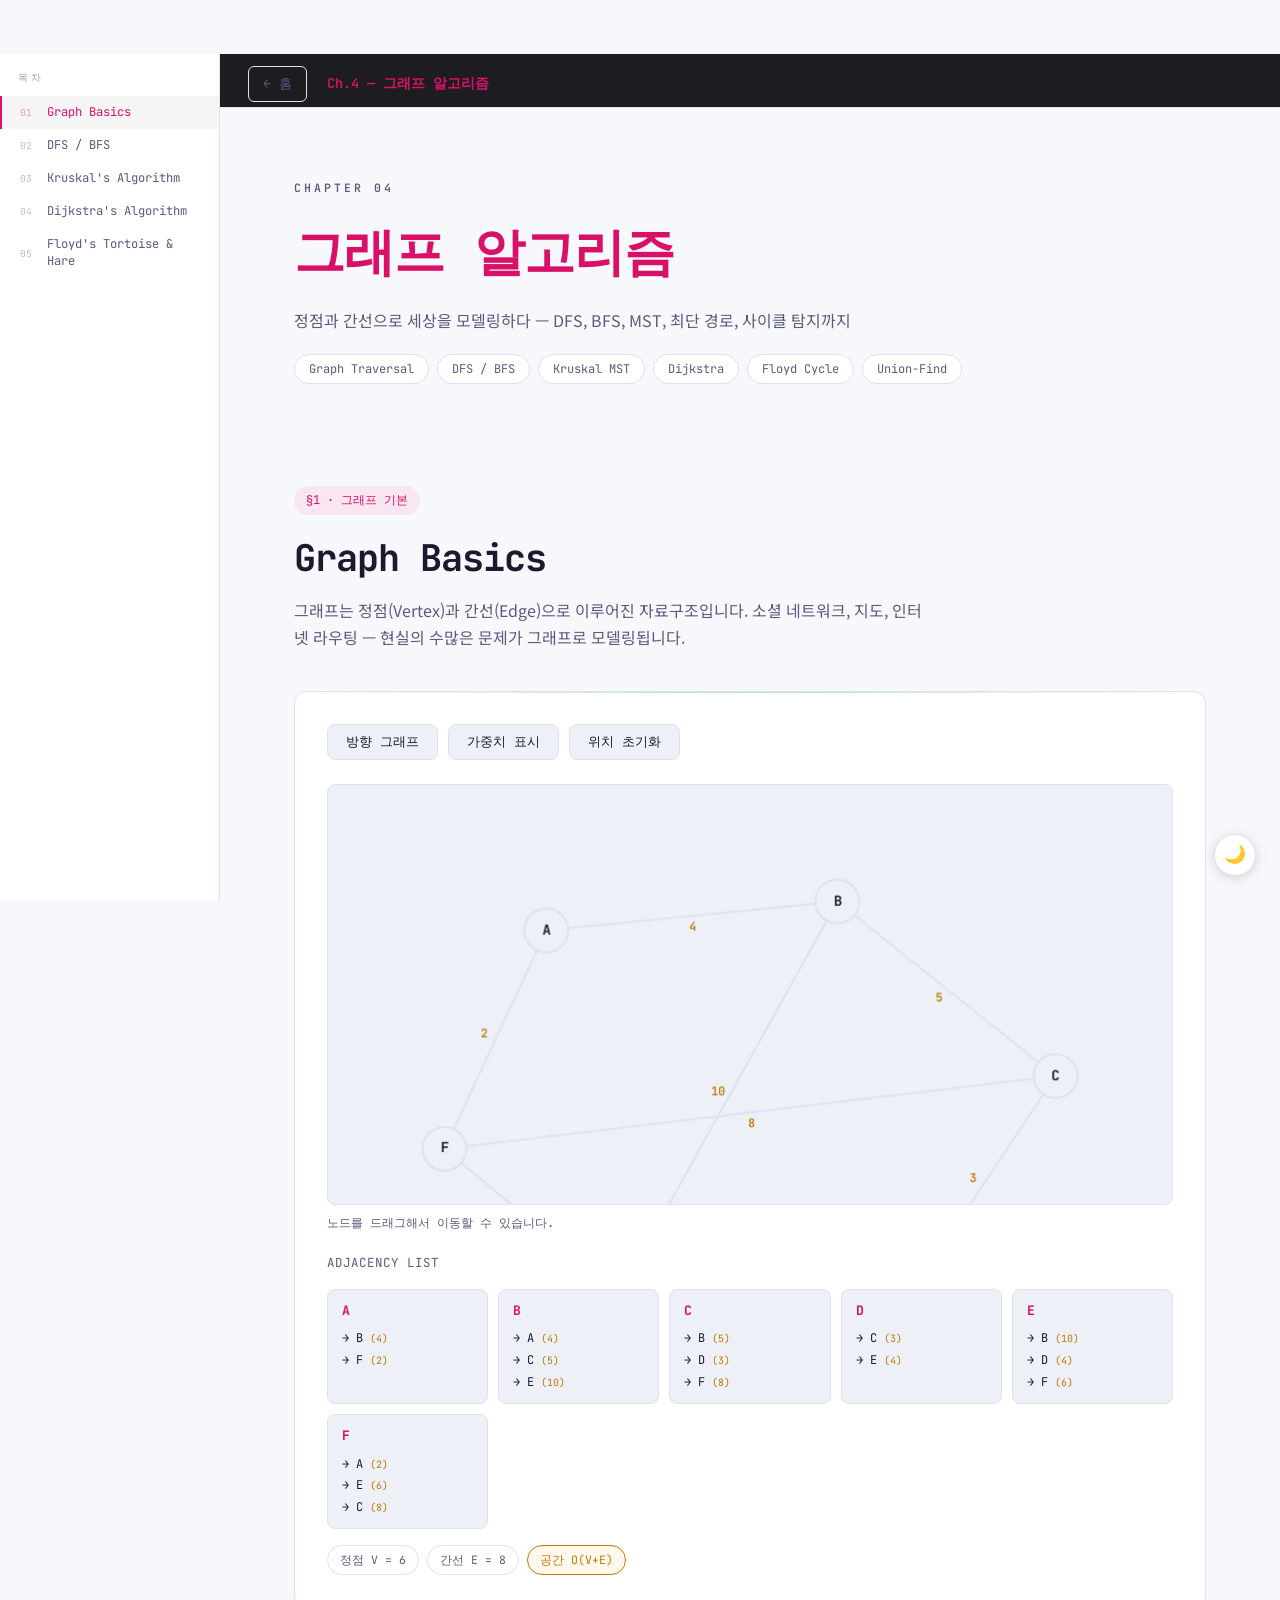
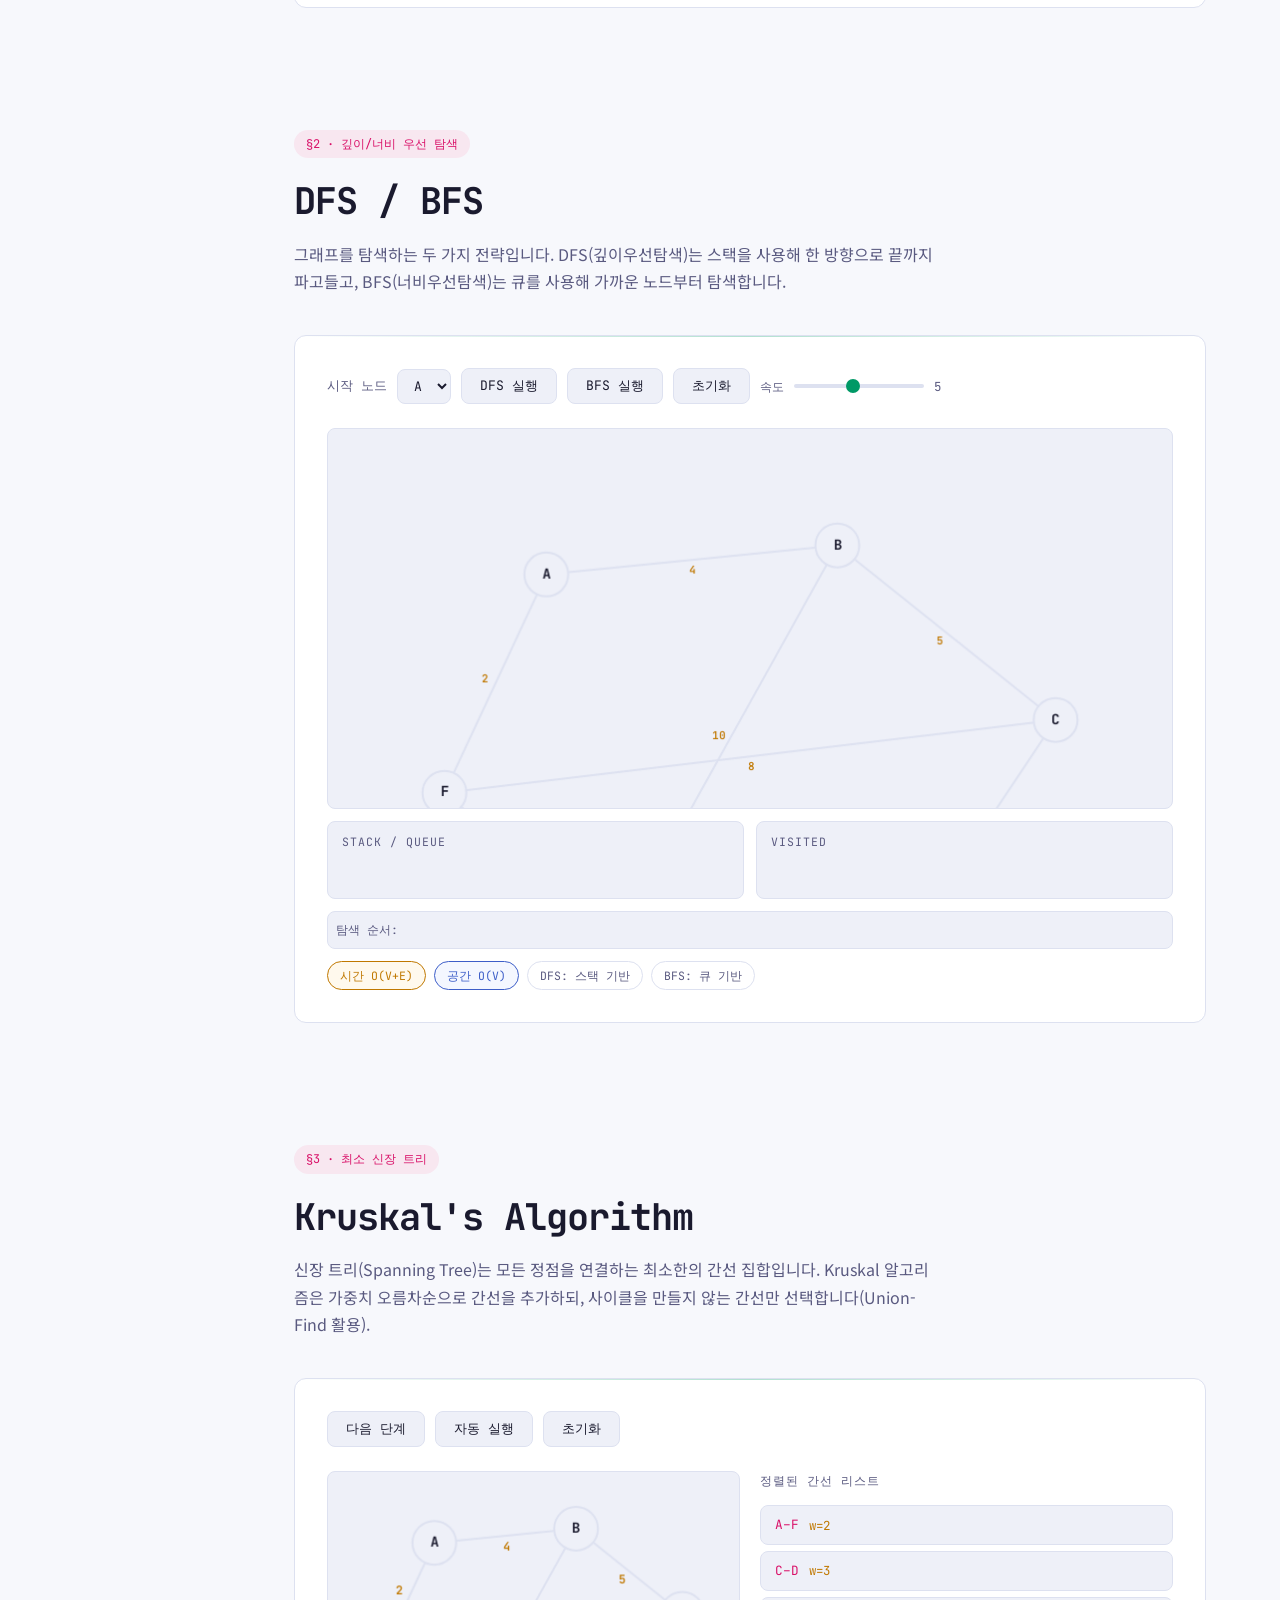
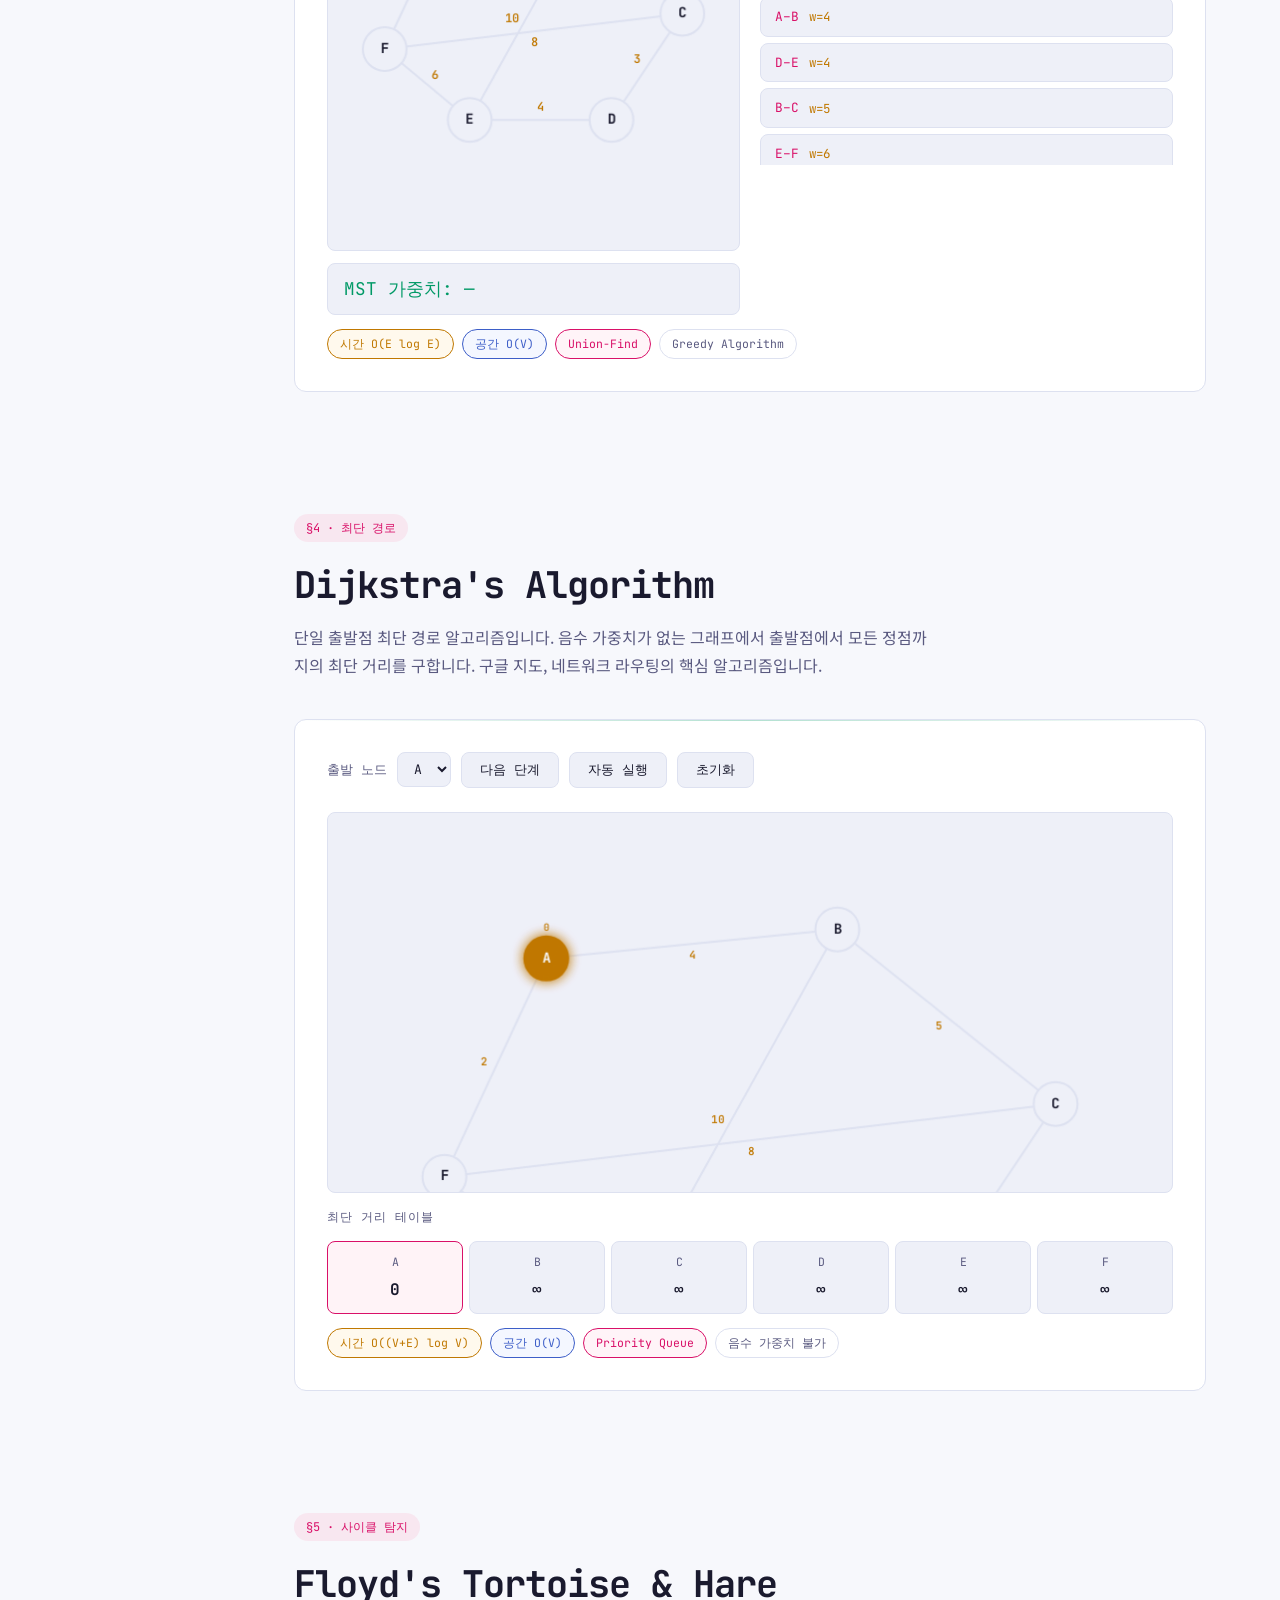
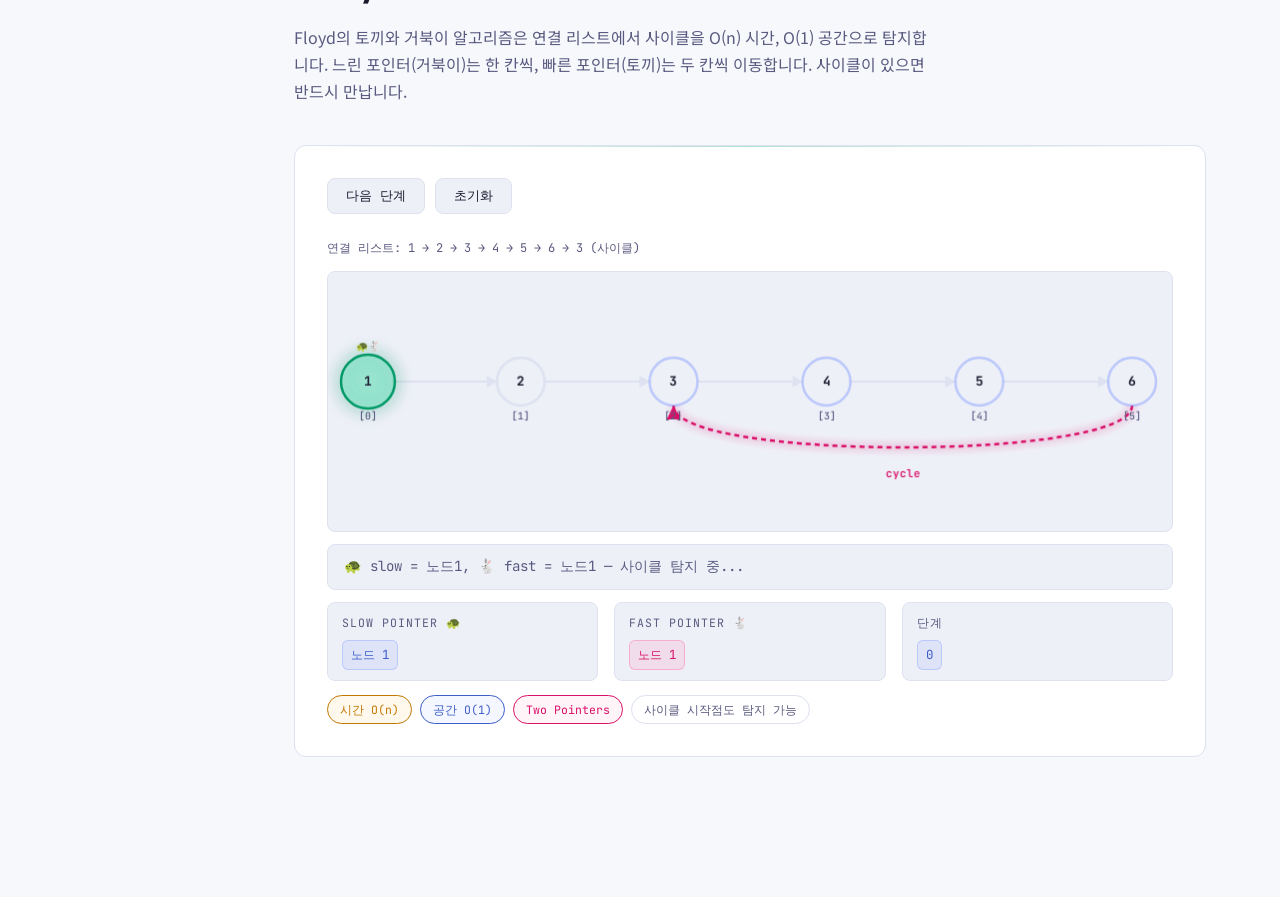
<file: ch4.html>
<!DOCTYPE html>
<html lang="ko">
<head>
<meta charset="UTF-8">
<meta name="viewport" content="width=device-width, initial-scale=1.0">
<title>Ch.4 그래프 알고리즘 | CS Visualizer</title>
<link href="https://fonts.googleapis.com/css2?family=JetBrains+Mono:wght@300;400;500;600;700&family=Noto+Sans+KR:wght@300;400;500;700&display=swap" rel="stylesheet">
<link rel="stylesheet" href="style.css">
<style>
/* ── page nav ── */
.page-nav{position:sticky;top:0;z-index:100;background:rgba(10,10,15,0.92);backdrop-filter:blur(12px);border-bottom:1px solid var(--border);display:flex;align-items:center;gap:20px;padding:12px 28px;flex-wrap:wrap;}
.nav-back{font-family:'JetBrains Mono',monospace;font-size:0.8rem;color:var(--text-dim);text-decoration:none;transition:color 0.2s;}
.nav-back:hover{color:var(--accent);}
.nav-chapter-title{font-family:'JetBrains Mono',monospace;font-size:0.85rem;font-weight:600;}
.nav-sections{display:flex;gap:4px;flex-wrap:wrap;margin-left:auto;}
.nav-sec-link{font-family:'JetBrains Mono',monospace;font-size:0.75rem;color:var(--text-dim);text-decoration:none;padding:4px 10px;border-radius:6px;transition:all 0.2s;}
.nav-sec-link:hover{color:var(--accent2);background:rgba(255,107,157,0.08);}
/* ── graph canvas area ── */
.canvas-wrap{position:relative;background:var(--surface2);border-radius:8px;overflow:hidden;border:1px solid var(--border);}
.canvas-wrap canvas{display:block;}
/* ── adjacency list ── */
.adj-list{display:grid;grid-template-columns:repeat(auto-fill,minmax(160px,1fr));gap:10px;margin-top:16px;}
.adj-node{background:var(--surface2);border:1px solid var(--border);border-radius:8px;padding:10px 14px;}
.adj-node-label{font-family:'JetBrains Mono',monospace;font-size:0.82rem;font-weight:700;color:var(--accent2);margin-bottom:6px;}
.adj-edges{font-family:'JetBrains Mono',monospace;font-size:0.75rem;color:var(--text-dim);line-height:1.8;}
.adj-edge-item{color:var(--text);}
/* ── traversal log ── */
.tlog{display:flex;flex-wrap:wrap;gap:6px;min-height:38px;padding:8px;background:var(--surface2);border-radius:8px;border:1px solid var(--border);align-items:center;}
.tlog-label{font-family:'JetBrains Mono',monospace;font-size:0.72rem;color:var(--text-dim);margin-right:6px;}
.tlog-node{font-family:'JetBrains Mono',monospace;font-size:0.78rem;padding:3px 10px;border-radius:100px;background:rgba(0,255,170,0.12);border:1px solid rgba(0,255,170,0.3);color:var(--accent);animation:fadeIn 0.2s;}
/* ── stack / queue display ── */
.struct-display{display:flex;gap:12px;margin-top:12px;flex-wrap:wrap;}
.struct-box{background:var(--surface2);border:1px solid var(--border);border-radius:8px;padding:10px 14px;min-width:180px;flex:1;}
.struct-title{font-family:'JetBrains Mono',monospace;font-size:0.72rem;color:var(--text-dim);margin-bottom:8px;letter-spacing:1px;}
.struct-items{display:flex;gap:4px;flex-wrap:wrap;min-height:28px;align-items:center;}
.struct-item{font-family:'JetBrains Mono',monospace;font-size:0.78rem;padding:3px 8px;border-radius:6px;background:rgba(107,138,255,0.12);border:1px solid rgba(107,138,255,0.3);color:var(--accent3);}
.struct-item.top{background:rgba(255,107,157,0.15);border-color:rgba(255,107,157,0.4);color:var(--accent2);}
/* ── MST edge list ── */
.edge-list{display:flex;flex-direction:column;gap:6px;margin-top:14px;max-height:260px;overflow-y:auto;}
.edge-item{display:flex;align-items:center;gap:10px;padding:8px 14px;background:var(--surface2);border:1px solid var(--border);border-radius:8px;font-family:'JetBrains Mono',monospace;font-size:0.8rem;transition:all 0.3s;}
.edge-item.selected{border-color:var(--accent);background:rgba(0,255,170,0.06);color:var(--accent);}
.edge-item.rejected{border-color:var(--danger);background:rgba(255,68,102,0.06);color:var(--danger);text-decoration:line-through;opacity:0.7;}
.edge-item.current{border-color:var(--accent4);background:rgba(255,170,0,0.08);color:var(--accent4);box-shadow:0 0 12px rgba(255,170,0,0.15);}
.edge-item-badge{font-size:0.68rem;padding:2px 6px;border-radius:4px;}
.edge-item-badge.sel{background:rgba(0,255,170,0.2);color:var(--accent);}
.edge-item-badge.rej{background:rgba(255,68,102,0.2);color:var(--danger);}
.mst-weight-display{font-family:'JetBrains Mono',monospace;font-size:1.1rem;color:var(--accent);margin-top:12px;padding:10px 16px;background:var(--surface2);border-radius:8px;border:1px solid var(--border);}
/* ── Dijkstra dist table ── */
.dist-table{display:grid;grid-template-columns:repeat(6,1fr);gap:6px;margin-top:14px;}
.dist-cell{background:var(--surface2);border:1px solid var(--border);border-radius:8px;padding:10px 8px;text-align:center;transition:all 0.3s;}
.dist-cell.visited{border-color:var(--accent);background:rgba(0,255,170,0.06);}
.dist-cell.current{border-color:var(--accent4);background:rgba(255,170,0,0.08);box-shadow:0 0 12px rgba(255,170,0,0.2);}
.dist-cell.in-path{border-color:var(--accent2);background:rgba(255,107,157,0.08);}
.dist-cell-node{font-family:'JetBrains Mono',monospace;font-size:0.72rem;color:var(--text-dim);margin-bottom:4px;}
.dist-cell-val{font-family:'JetBrains Mono',monospace;font-size:1rem;font-weight:700;color:var(--text);}
.dist-cell.visited .dist-cell-val{color:var(--accent);}
.dist-cell.current .dist-cell-val{color:var(--accent4);}
/* ── Floyd cycle ── */
.floyd-nodes{display:flex;align-items:center;gap:0;flex-wrap:wrap;margin:20px 0;justify-content:center;}
.floyd-node{display:flex;flex-direction:column;align-items:center;gap:0;}
.floyd-node-box{width:50px;height:50px;border-radius:50%;display:flex;align-items:center;justify-content:center;font-family:'JetBrains Mono',monospace;font-size:1rem;font-weight:700;background:var(--surface2);border:2px solid var(--border);color:var(--text);transition:all 0.35s;position:relative;}
.floyd-node-box.slow{border-color:#ffd700;background:rgba(255,215,0,0.12);box-shadow:0 0 16px rgba(255,215,0,0.25);}
.floyd-node-box.fast{border-color:var(--accent2);background:rgba(255,107,157,0.12);box-shadow:0 0 16px rgba(255,107,157,0.25);}
.floyd-node-box.both{border-color:var(--accent);background:rgba(0,255,170,0.18);box-shadow:0 0 20px rgba(0,255,170,0.35);}
.floyd-node-box.cycle-start{border-color:var(--accent3);background:rgba(107,138,255,0.15);}
.floyd-arrow{font-family:'JetBrains Mono',monospace;font-size:1.1rem;color:var(--text-dim);padding:0 6px;align-self:center;}
.floyd-arrow.cycle{color:var(--accent2);}
.floyd-pointer-label{font-family:'JetBrains Mono',monospace;font-size:0.65rem;margin-top:4px;min-height:14px;color:var(--text-dim);}
.floyd-status{font-family:'JetBrains Mono',monospace;font-size:0.88rem;padding:10px 16px;border-radius:8px;background:var(--surface2);border:1px solid var(--border);margin-top:12px;min-height:42px;color:var(--text-dim);}
.floyd-status.found{border-color:var(--accent);color:var(--accent);background:rgba(0,255,170,0.06);}
.floyd-status.start-found{border-color:var(--accent3);color:var(--accent3);background:rgba(107,138,255,0.06);}
/* ── speed slider ── */
.speed-row{display:flex;align-items:center;gap:10px;font-family:'JetBrains Mono',monospace;font-size:0.78rem;color:var(--text-dim);}
.speed-slider{-webkit-appearance:none;width:130px;height:4px;border-radius:2px;background:var(--border);outline:none;}
.speed-slider::-webkit-slider-thumb{-webkit-appearance:none;width:14px;height:14px;border-radius:50%;background:var(--accent);cursor:pointer;}
/* ── select ── */
.node-select{background:var(--surface2);border:1px solid var(--border);border-radius:8px;color:var(--text);font-family:'JetBrains Mono',monospace;font-size:0.82rem;padding:7px 12px;outline:none;cursor:pointer;}
.node-select:focus{border-color:var(--accent);}
/* ── two-col layout ── */
.two-col{display:grid;grid-template-columns:1fr 1fr;gap:20px;margin-top:14px;}
@media(max-width:640px){.two-col{grid-template-columns:1fr;}}
/* ── info badge row ── */
.algo-info{display:flex;gap:8px;flex-wrap:wrap;margin-top:12px;}
.algo-badge{font-family:'JetBrains Mono',monospace;font-size:0.72rem;padding:4px 12px;border-radius:100px;border:1px solid var(--border);color:var(--text-dim);}
.algo-badge.highlight{border-color:var(--accent2);color:var(--accent2);background:rgba(255,107,157,0.07);}
.algo-badge.time{border-color:var(--accent4);color:var(--accent4);background:rgba(255,170,0,0.07);}
.algo-badge.space{border-color:var(--accent3);color:var(--accent3);background:rgba(107,138,255,0.07);}
</style>
</head>
<body class="page-body">

<nav class="page-nav">
  <a href="index.html" class="nav-back">← 홈</a>
  <div class="nav-chapter-title" style="color:var(--accent2)">Ch.4 — 그래프 알고리즘</div>
  <div class="nav-sections">
    <a href="#graph"    class="nav-sec-link">그래프 기본</a>
    <a href="#bfsdfs"   class="nav-sec-link">DFS/BFS</a>
    <a href="#mst"      class="nav-sec-link">MST</a>
    <a href="#dijkstra" class="nav-sec-link">다익스트라</a>
    <a href="#cycle"    class="nav-sec-link">사이클 탐지</a>
  </div>
</nav>

<!-- ══════════════════════════════════════════
     CHAPTER BANNER
═══════════════════════════════════════════ -->
<div class="chapter-banner cb4">
  <div class="ch-num">CHAPTER 04</div>
  <h2>그래프 알고리즘</h2>
  <p class="ch-desc">정점과 간선으로 세상을 모델링하다 — DFS, BFS, MST, 최단 경로, 사이클 탐지까지</p>
  <div class="ch-pills">
    <span>Graph Traversal</span>
    <span>DFS / BFS</span>
    <span>Kruskal MST</span>
    <span>Dijkstra</span>
    <span>Floyd Cycle</span>
    <span>Union-Find</span>
  </div>
</div>

<!-- ══════════════════════════════════════════
     SECTION 1: 그래프 기본
═══════════════════════════════════════════ -->
<section id="graph">
  <div class="section-header">
    <div class="tag tag-ch4">§1 · 그래프 기본</div>
    <h2>Graph Basics</h2>
    <p>그래프는 정점(Vertex)과 간선(Edge)으로 이루어진 자료구조입니다. 소셜 네트워크, 지도, 인터넷 라우팅 — 현실의 수많은 문제가 그래프로 모델링됩니다.</p>
  </div>
  <div class="viz-box">
    <div class="controls">
      <button class="btn" id="btnDirected" onclick="toggleDirected()">방향 그래프</button>
      <button class="btn" id="btnWeight"   onclick="toggleWeight()">가중치 표시</button>
      <button class="btn"                  onclick="resetGraphDrag()">위치 초기화</button>
    </div>
    <div class="canvas-wrap">
      <canvas id="graphCanvas" height="420"></canvas>
    </div>
    <div style="font-family:'JetBrains Mono',monospace;font-size:0.75rem;color:var(--text-dim);margin-top:8px;">
      노드를 드래그해서 이동할 수 있습니다.
    </div>
    <div style="margin-top:18px;">
      <div style="font-family:'JetBrains Mono',monospace;font-size:0.78rem;color:var(--text-dim);margin-bottom:10px;letter-spacing:1px;">ADJACENCY LIST</div>
      <div class="adj-list" id="adjList"></div>
    </div>
    <div class="algo-info" style="margin-top:16px;">
      <span class="algo-badge">정점 V = 6</span>
      <span class="algo-badge">간선 E = 8</span>
      <span class="algo-badge time">공간 O(V+E)</span>
    </div>
  </div>
</section>

<!-- ══════════════════════════════════════════
     SECTION 2: DFS / BFS
═══════════════════════════════════════════ -->
<section id="bfsdfs">
  <div class="section-header">
    <div class="tag tag-ch4">§2 · 깊이/너비 우선 탐색</div>
    <h2>DFS / BFS</h2>
    <p>그래프를 탐색하는 두 가지 전략입니다. DFS(깊이우선탐색)는 스택을 사용해 한 방향으로 끝까지 파고들고, BFS(너비우선탐색)는 큐를 사용해 가까운 노드부터 탐색합니다.</p>
  </div>
  <div class="viz-box">
    <div class="controls" style="align-items:center;">
      <span style="font-family:'JetBrains Mono',monospace;font-size:0.8rem;color:var(--text-dim);">시작 노드</span>
      <select class="node-select" id="traversalStart">
        <option value="0">A</option><option value="1">B</option>
        <option value="2">C</option><option value="3">D</option>
        <option value="4">E</option><option value="5">F</option>
      </select>
      <button class="btn" id="btnDFS" onclick="runDFS(+document.getElementById('traversalStart').value)">DFS 실행</button>
      <button class="btn" id="btnBFS" onclick="runBFS(+document.getElementById('traversalStart').value)">BFS 실행</button>
      <button class="btn" onclick="resetTraversal()">초기화</button>
      <div class="speed-row">
        <span>속도</span>
        <input type="range" class="speed-slider" id="speedSlider" min="1" max="10" value="5">
        <span id="speedVal">5</span>
      </div>
    </div>
    <div class="canvas-wrap">
      <canvas id="traversalCanvas" height="380"></canvas>
    </div>
    <div class="struct-display">
      <div class="struct-box">
        <div class="struct-title" id="structTitle">STACK / QUEUE</div>
        <div class="struct-items" id="structItems"></div>
      </div>
      <div class="struct-box">
        <div class="struct-title">VISITED</div>
        <div class="struct-items" id="visitedItems"></div>
      </div>
    </div>
    <div style="margin-top:12px;">
      <div class="tlog" id="traversalLog">
        <span class="tlog-label">탐색 순서:</span>
      </div>
    </div>
    <div class="algo-info" style="margin-top:12px;">
      <span class="algo-badge time">시간 O(V+E)</span>
      <span class="algo-badge space">공간 O(V)</span>
      <span class="algo-badge">DFS: 스택 기반</span>
      <span class="algo-badge">BFS: 큐 기반</span>
    </div>
  </div>
</section>

<!-- ══════════════════════════════════════════
     SECTION 3: MST — Kruskal
═══════════════════════════════════════════ -->
<section id="mst">
  <div class="section-header">
    <div class="tag tag-ch4">§3 · 최소 신장 트리</div>
    <h2>Kruskal's Algorithm</h2>
    <p>신장 트리(Spanning Tree)는 모든 정점을 연결하는 최소한의 간선 집합입니다. Kruskal 알고리즘은 가중치 오름차순으로 간선을 추가하되, 사이클을 만들지 않는 간선만 선택합니다(Union-Find 활용).</p>
  </div>
  <div class="viz-box">
    <div class="controls">
      <button class="btn" id="btnKruskalStep" onclick="kruskalStep()">다음 단계</button>
      <button class="btn" id="btnKruskalAuto" onclick="kruskalAuto()">자동 실행</button>
      <button class="btn" onclick="kruskalReset()">초기화</button>
    </div>
    <div class="two-col">
      <div>
        <div class="canvas-wrap">
          <canvas id="mstCanvas" height="380"></canvas>
        </div>
        <div class="mst-weight-display" id="mstWeightDisplay">MST 가중치: —</div>
      </div>
      <div>
        <div style="font-family:'JetBrains Mono',monospace;font-size:0.75rem;color:var(--text-dim);margin-bottom:8px;letter-spacing:1px;">정렬된 간선 리스트</div>
        <div class="edge-list" id="kruskalEdgeList"></div>
      </div>
    </div>
    <div class="algo-info" style="margin-top:14px;">
      <span class="algo-badge time">시간 O(E log E)</span>
      <span class="algo-badge space">공간 O(V)</span>
      <span class="algo-badge highlight">Union-Find</span>
      <span class="algo-badge">Greedy Algorithm</span>
    </div>
  </div>
</section>

<!-- ══════════════════════════════════════════
     SECTION 4: 다익스트라
═══════════════════════════════════════════ -->
<section id="dijkstra">
  <div class="section-header">
    <div class="tag tag-ch4">§4 · 최단 경로</div>
    <h2>Dijkstra's Algorithm</h2>
    <p>단일 출발점 최단 경로 알고리즘입니다. 음수 가중치가 없는 그래프에서 출발점에서 모든 정점까지의 최단 거리를 구합니다. 구글 지도, 네트워크 라우팅의 핵심 알고리즘입니다.</p>
  </div>
  <div class="viz-box">
    <div class="controls" style="align-items:center;">
      <span style="font-family:'JetBrains Mono',monospace;font-size:0.8rem;color:var(--text-dim);">출발 노드</span>
      <select class="node-select" id="dijkStart">
        <option value="0">A</option><option value="1">B</option>
        <option value="2">C</option><option value="3">D</option>
        <option value="4">E</option><option value="5">F</option>
      </select>
      <button class="btn" id="btnDijkStep" onclick="dijkstraStep()">다음 단계</button>
      <button class="btn" id="btnDijkAuto" onclick="dijkstraAuto()">자동 실행</button>
      <button class="btn" onclick="dijkstraReset()">초기화</button>
    </div>
    <div class="canvas-wrap">
      <canvas id="dijkCanvas" height="380"></canvas>
    </div>
    <div style="font-family:'JetBrains Mono',monospace;font-size:0.75rem;color:var(--text-dim);margin:14px 0 8px;letter-spacing:1px;">최단 거리 테이블</div>
    <div class="dist-table" id="distTable"></div>
    <div class="algo-info" style="margin-top:14px;">
      <span class="algo-badge time">시간 O((V+E) log V)</span>
      <span class="algo-badge space">공간 O(V)</span>
      <span class="algo-badge highlight">Priority Queue</span>
      <span class="algo-badge">음수 가중치 불가</span>
    </div>
  </div>
</section>

<!-- ══════════════════════════════════════════
     SECTION 5: 사이클 탐지 — Floyd
═══════════════════════════════════════════ -->
<section id="cycle">
  <div class="section-header">
    <div class="tag tag-ch4">§5 · 사이클 탐지</div>
    <h2>Floyd's Tortoise &amp; Hare</h2>
    <p>Floyd의 토끼와 거북이 알고리즘은 연결 리스트에서 사이클을 O(n) 시간, O(1) 공간으로 탐지합니다. 느린 포인터(거북이)는 한 칸씩, 빠른 포인터(토끼)는 두 칸씩 이동합니다. 사이클이 있으면 반드시 만납니다.</p>
  </div>
  <div class="viz-box">
    <div class="controls">
      <button class="btn" id="btnFloydStep" onclick="floydStep()">다음 단계</button>
      <button class="btn" onclick="floydReset()">초기화</button>
    </div>
    <div style="font-family:'JetBrains Mono',monospace;font-size:0.75rem;color:var(--text-dim);margin-bottom:12px;">
      연결 리스트: 1 → 2 → 3 → 4 → 5 → 6 → 3 (사이클)
    </div>
    <div class="canvas-wrap">
      <canvas id="floydCanvas" height="260"></canvas>
    </div>
    <div class="floyd-status" id="floydStatus">🐢 거북이(slow) = 1, 🐇 토끼(fast) = 1 — 탐색 시작</div>
    <div style="display:flex;gap:16px;margin-top:12px;flex-wrap:wrap;">
      <div class="struct-box" style="min-width:180px;">
        <div class="struct-title">SLOW POINTER 🐢</div>
        <div class="struct-items"><span class="struct-item" id="slowPos">노드 1</span></div>
      </div>
      <div class="struct-box" style="min-width:180px;">
        <div class="struct-title">FAST POINTER 🐇</div>
        <div class="struct-items"><span class="struct-item top" id="fastPos">노드 1</span></div>
      </div>
      <div class="struct-box" style="min-width:180px;">
        <div class="struct-title">단계</div>
        <div class="struct-items"><span class="struct-item" id="floydStep_count">0</span></div>
      </div>
    </div>
    <div class="algo-info" style="margin-top:14px;">
      <span class="algo-badge time">시간 O(n)</span>
      <span class="algo-badge space">공간 O(1)</span>
      <span class="algo-badge highlight">Two Pointers</span>
      <span class="algo-badge">사이클 시작점도 탐지 가능</span>
    </div>
  </div>
</section>

<div style="height:80px;"></div>

<!-- ══════════════════════════════════════════
     JAVASCRIPT
═══════════════════════════════════════════ -->
<script>
"use strict";

// ─────────────────────────────────────────
// SHARED DATA
// ─────────────────────────────────────────
const sl = ms => new Promise(r => setTimeout(r, ms));
const LABELS = ['A','B','C','D','E','F'];

// Preset node positions (will be scaled by canvas width)
const BASE_W = 580; // design width
const BASE_NODES = [
  {x:150, y:100},
  {x:350, y:80},
  {x:500, y:200},
  {x:400, y:350},
  {x:200, y:350},
  {x:80,  y:250}
];
// Undirected weighted edges [u, v, weight]
const EDGES = [
  [0,1,4],[0,5,2],[1,2,5],[1,4,10],
  [2,3,3],[3,4,4],[4,5,6],[5,2,8]
];

// CSS var helpers
function cssVar(name){ return getComputedStyle(document.documentElement).getPropertyValue(name).trim(); }
const C = {
  bg:      ()=> cssVar('--bg'),
  surface: ()=> cssVar('--surface'),
  surface2:()=> cssVar('--surface2'),
  border:  ()=> cssVar('--border'),
  text:    ()=> cssVar('--text'),
  dim:     ()=> cssVar('--text-dim'),
  accent:  ()=> cssVar('--accent'),
  accent2: ()=> cssVar('--accent2'),
  accent3: ()=> cssVar('--accent3'),
  accent4: ()=> cssVar('--accent4'),
  danger:  ()=> cssVar('--danger'),
  success: ()=> cssVar('--success'),
};

// ─────────────────────────────────────────
// SECTION 1: GRAPH BASICS
// ─────────────────────────────────────────
const gCanvas = document.getElementById('graphCanvas');
const gCtx    = gCanvas.getContext('2d');
let gDirected = false;
let gWeighted = true;
let gNodes    = [];

function initGraph(){
  resizeCanvas(gCanvas);
  const scale = gCanvas.width / BASE_W;
  gNodes = BASE_NODES.map(n => ({x: n.x * scale, y: n.y * scale}));
  drawGraph();
  renderAdjList();
}

function resizeCanvas(c){
  const rect = c.parentElement.getBoundingClientRect();
  c.width  = Math.floor(rect.width);
  c.height = parseInt(c.getAttribute('height'));
}

function drawGraph(
  nodeColors   = {},
  edgeColors   = {},
  edgeWidths   = {},
  pulseIdx     = -1,
  arrowOffsets = {}
){
  const ctx = gCtx;
  const w = gCanvas.width, h = gCanvas.height;
  ctx.clearRect(0,0,w,h);

  // Draw edges
  for(const [u,v,wt] of EDGES){
    const nu = gNodes[u], nv = gNodes[v];
    const col = edgeColors[[u,v]] || edgeColors[[v,u]] || C.border();
    const lw  = edgeWidths[[u,v]] || edgeWidths[[v,u]] || 2;
    ctx.save();
    ctx.strokeStyle = col;
    ctx.lineWidth   = lw;
    ctx.shadowColor = col;
    ctx.shadowBlur  = lw > 2 ? 8 : 0;

    if(gDirected){
      drawArrow(ctx, nu.x, nu.y, nv.x, nv.y, 22, col);
    } else {
      ctx.beginPath();
      ctx.moveTo(nu.x, nu.y);
      ctx.lineTo(nv.x, nv.y);
      ctx.stroke();
    }

    if(gWeighted){
      const mx = (nu.x+nv.x)/2, my = (nu.y+nv.y)/2;
      const dx = nv.x-nu.x, dy = nv.y-nu.y;
      const len = Math.hypot(dx,dy)||1;
      const ox = -dy/len*12, oy = dx/len*12;
      ctx.shadowBlur = 0;
      ctx.fillStyle   = col !== C.border() ? col : C.accent4();
      ctx.font        = '600 12px JetBrains Mono, monospace';
      ctx.textAlign   = 'center';
      ctx.textBaseline= 'middle';
      ctx.fillText(wt, mx+ox, my+oy);
    }
    ctx.restore();
  }

  // Draw nodes
  for(let i=0;i<gNodes.length;i++){
    const n = gNodes[i];
    const col = nodeColors[i] || C.surface2();
    const bc  = nodeColors[i] ? nodeColors[i] : C.border();
    const r   = 22;
    const pulsing = (i === pulseIdx);

    ctx.save();
    if(pulsing){
      ctx.shadowColor = C.accent();
      ctx.shadowBlur  = 20;
    }
    ctx.beginPath();
    ctx.arc(n.x, n.y, r + (pulsing?3:0), 0, Math.PI*2);
    ctx.fillStyle   = col;
    ctx.fill();
    ctx.strokeStyle = bc;
    ctx.lineWidth   = pulsing ? 3 : 2;
    ctx.stroke();
    ctx.restore();

    ctx.font      = 'bold 14px JetBrains Mono, monospace';
    ctx.fillStyle = nodeColors[i] ? C.bg() : C.text();
    ctx.textAlign = 'center';
    ctx.textBaseline = 'middle';
    ctx.fillText(LABELS[i], n.x, n.y);
  }
}

function drawArrow(ctx, x1,y1, x2,y2, nodeR, color){
  const dx = x2-x1, dy = y2-y1;
  const len= Math.hypot(dx,dy)||1;
  const ux = dx/len, uy = dy/len;
  const sx = x1 + ux*nodeR, sy = y1 + uy*nodeR;
  const ex = x2 - ux*nodeR, ey = y2 - uy*nodeR;
  const aw = 10, ah = 7;
  ctx.beginPath();
  ctx.moveTo(sx,sy);
  ctx.lineTo(ex,ey);
  ctx.stroke();
  // arrowhead
  const ax = ex - ux*aw + (-uy)*ah;
  const ay = ey - uy*aw + (ux)*ah;
  const bx = ex - ux*aw - (-uy)*ah;
  const by = ey - uy*aw - (ux)*ah;
  ctx.beginPath();
  ctx.moveTo(ex,ey);
  ctx.lineTo(ax,ay);
  ctx.lineTo(bx,by);
  ctx.closePath();
  ctx.fillStyle = color;
  ctx.fill();
}

function toggleDirected(){
  gDirected = !gDirected;
  const btn = document.getElementById('btnDirected');
  btn.classList.toggle('active', gDirected);
  btn.textContent = gDirected ? '방향 그래프 ON' : '방향 그래프';
  drawGraph();
}
function toggleWeight(){
  gWeighted = !gWeighted;
  const btn = document.getElementById('btnWeight');
  btn.classList.toggle('active', gWeighted);
  btn.textContent = gWeighted ? '가중치 ON' : '가중치 표시';
  drawGraph();
}
function resetGraphDrag(){
  const scale = gCanvas.width / BASE_W;
  gNodes = BASE_NODES.map(n => ({x: n.x*scale, y: n.y*scale}));
  drawGraph();
}

function renderAdjList(){
  const div = document.getElementById('adjList');
  const adj = LABELS.map(()=>[]);
  for(const [u,v,w] of EDGES){
    adj[u].push({to:v, w});
    if(!gDirected) adj[v].push({to:u, w});
  }
  div.innerHTML = LABELS.map((l,i)=>`
    <div class="adj-node">
      <div class="adj-node-label">${l}</div>
      <div class="adj-edges">${
        adj[i].length
          ? adj[i].map(e=>`<span class="adj-edge-item">→ ${LABELS[e.to]} <small style="color:var(--accent4)">(${e.w})</small></span>`).join('<br>')
          : '<span style="opacity:.4">없음</span>'
      }</div>
    </div>`).join('');
}

// Drag on graph canvas
let dragIdx = -1;
gCanvas.addEventListener('mousedown', e => {
  const r = gCanvas.getBoundingClientRect();
  const mx = (e.clientX-r.left)*(gCanvas.width/r.width);
  const my = (e.clientY-r.top)*(gCanvas.height/r.height);
  dragIdx = gNodes.findIndex(n => Math.hypot(n.x-mx,n.y-my) < 26);
});
gCanvas.addEventListener('mousemove', e => {
  if(dragIdx<0) return;
  const r = gCanvas.getBoundingClientRect();
  gNodes[dragIdx].x = (e.clientX-r.left)*(gCanvas.width/r.width);
  gNodes[dragIdx].y = (e.clientY-r.top)*(gCanvas.height/r.height);
  drawGraph();
});
gCanvas.addEventListener('mouseup',   ()=>{ dragIdx=-1; });
gCanvas.addEventListener('mouseleave',()=>{ dragIdx=-1; });

// Touch drag
gCanvas.addEventListener('touchstart', e=>{
  e.preventDefault();
  const t = e.touches[0];
  const r = gCanvas.getBoundingClientRect();
  const mx = (t.clientX-r.left)*(gCanvas.width/r.width);
  const my = (t.clientY-r.top)*(gCanvas.height/r.height);
  dragIdx = gNodes.findIndex(n => Math.hypot(n.x-mx,n.y-my) < 30);
},{passive:false});
gCanvas.addEventListener('touchmove', e=>{
  e.preventDefault();
  if(dragIdx<0) return;
  const t = e.touches[0];
  const r = gCanvas.getBoundingClientRect();
  gNodes[dragIdx].x = (t.clientX-r.left)*(gCanvas.width/r.width);
  gNodes[dragIdx].y = (t.clientY-r.top)*(gCanvas.height/r.height);
  drawGraph();
},{passive:false});
gCanvas.addEventListener('touchend',()=>{ dragIdx=-1; });


// ─────────────────────────────────────────
// SECTION 2: DFS / BFS
// ─────────────────────────────────────────
const tCanvas = document.getElementById('traversalCanvas');
const tCtx    = tCanvas.getContext('2d');
let tNodes    = [];
let traversalRunning = false;

document.getElementById('speedSlider').addEventListener('input', function(){
  document.getElementById('speedVal').textContent = this.value;
});

function initTraversal(){
  resizeCanvas(tCanvas);
  const scale = tCanvas.width / BASE_W;
  tNodes = BASE_NODES.map(n => ({x: n.x*scale, y: n.y*scale}));
  drawTraversal({});
}

function drawTraversal(state){
  const ctx = tCtx;
  const w = tCanvas.width, h = tCanvas.height;
  ctx.clearRect(0,0,w,h);

  const {visited={}, current=-1, path=[], edgeStates={}} = state;

  // Edges
  for(const [u,v,wt] of EDGES){
    const nu = tNodes[u], nv = tNodes[v];
    const ek = edgeStates[[u,v]] || edgeStates[[v,u]] || 'normal';
    let col = C.border(), lw = 2;
    if(ek==='traversed'){col=C.accent(); lw=3;}
    ctx.save();
    ctx.strokeStyle=col; ctx.lineWidth=lw;
    ctx.shadowColor=col; ctx.shadowBlur = lw>2?8:0;
    ctx.beginPath();
    ctx.moveTo(nu.x,nu.y); ctx.lineTo(nv.x,nv.y);
    ctx.stroke();
    // weight
    const mx=(nu.x+nv.x)/2, my=(nu.y+nv.y)/2;
    const dx=nv.x-nu.x,dy=nv.y-nu.y,len=Math.hypot(dx,dy)||1;
    ctx.shadowBlur=0;
    ctx.fillStyle=C.accent4(); ctx.font='600 11px JetBrains Mono,monospace';
    ctx.textAlign='center'; ctx.textBaseline='middle';
    ctx.fillText(wt, mx+(-dy/len*11), my+(dx/len*11));
    ctx.restore();
  }

  // Nodes
  for(let i=0;i<tNodes.length;i++){
    const n = tNodes[i];
    const isVisited = visited[i];
    const isCurrent = i===current;
    const r=22;
    ctx.save();
    let fill   = C.surface2();
    let stroke = C.border();
    if(isVisited){ fill=C.accent();    stroke=C.accent();  }
    if(isCurrent){ fill=C.accent2();   stroke=C.accent2(); ctx.shadowColor=C.accent2(); ctx.shadowBlur=18; }
    ctx.beginPath(); ctx.arc(n.x,n.y,r+(isCurrent?3:0),0,Math.PI*2);
    ctx.fillStyle=fill; ctx.fill();
    ctx.strokeStyle=stroke; ctx.lineWidth=2; ctx.stroke();
    ctx.restore();
    ctx.font='bold 14px JetBrains Mono,monospace';
    ctx.fillStyle=(isVisited||isCurrent)?C.bg():C.text();
    ctx.textAlign='center'; ctx.textBaseline='middle';
    ctx.fillText(LABELS[i], n.x, n.y);
  }
}

function buildAdj(){
  const adj = Array.from({length:6},()=>[]);
  for(const [u,v] of EDGES){ adj[u].push(v); adj[v].push(u); }
  return adj;
}

function getSpeed(){
  const v = +document.getElementById('speedSlider').value;
  return Math.round(1000/v);
}

function setTraversalBtns(disabled){
  ['btnDFS','btnBFS'].forEach(id=>{ document.getElementById(id).disabled=disabled; });
}

function resetTraversal(){
  traversalRunning=false;
  drawTraversal({});
  document.getElementById('traversalLog').innerHTML='<span class="tlog-label">탐색 순서:</span>';
  document.getElementById('structItems').innerHTML='';
  document.getElementById('visitedItems').innerHTML='';
  document.getElementById('structTitle').textContent='STACK / QUEUE';
  setTraversalBtns(false);
}

function updateStructDisplay(title, items, top=-1){
  document.getElementById('structTitle').textContent = title;
  const el = document.getElementById('structItems');
  el.innerHTML = items.map((it,i)=>`<span class="struct-item${i===items.length-1&&top>=0?' top':''}">${LABELS[it]}</span>`).join('');
}
function updateVisitedDisplay(visited){
  const el = document.getElementById('visitedItems');
  el.innerHTML = Object.keys(visited).map(i=>`<span class="struct-item">${LABELS[i]}</span>`).join('');
}
function addToLog(nodeIdx){
  const log = document.getElementById('traversalLog');
  const pill = document.createElement('span');
  pill.className='tlog-node'; pill.textContent=LABELS[nodeIdx];
  log.appendChild(pill);
}

async function runDFS(start){
  if(traversalRunning) return;
  traversalRunning=true;
  setTraversalBtns(true);
  document.getElementById('traversalLog').innerHTML='<span class="tlog-label">DFS 순서:</span>';
  document.getElementById('structItems').innerHTML='';
  document.getElementById('visitedItems').innerHTML='';

  const adj = buildAdj();
  const visited = {};
  const edgeStates = {};
  const stack = [start];

  while(stack.length>0 && traversalRunning){
    const cur = stack.pop();
    if(visited[cur]) continue;
    visited[cur] = true;
    addToLog(cur);
    updateStructDisplay('STACK (DFS)', [...stack]);
    updateVisitedDisplay(visited);
    drawTraversal({visited, current:cur, edgeStates});
    await sl(getSpeed());

    for(const nb of [...adj[cur]].reverse()){
      if(!visited[nb]) stack.push(nb);
    }
    // mark edges
    for(const nb of adj[cur]){
      if(visited[nb]){
        edgeStates[[cur,nb]] = 'traversed';
        edgeStates[[nb,cur]] = 'traversed';
      }
    }
  }
  drawTraversal({visited, current:-1, edgeStates});
  setTraversalBtns(false);
  traversalRunning=false;
}

async function runBFS(start){
  if(traversalRunning) return;
  traversalRunning=true;
  setTraversalBtns(true);
  document.getElementById('traversalLog').innerHTML='<span class="tlog-label">BFS 순서:</span>';
  document.getElementById('structItems').innerHTML='';
  document.getElementById('visitedItems').innerHTML='';

  const adj = buildAdj();
  const visited = {};
  const edgeStates = {};
  const queue = [start];
  visited[start] = true;

  while(queue.length>0 && traversalRunning){
    const cur = queue.shift();
    addToLog(cur);
    updateStructDisplay('QUEUE (BFS)', [...queue]);
    updateVisitedDisplay(visited);
    drawTraversal({visited, current:cur, edgeStates});
    await sl(getSpeed());

    for(const nb of adj[cur]){
      if(!visited[nb]){
        visited[nb]=true;
        queue.push(nb);
        edgeStates[[cur,nb]]='traversed';
        edgeStates[[nb,cur]]='traversed';
      }
    }
  }
  drawTraversal({visited, current:-1, edgeStates});
  setTraversalBtns(false);
  traversalRunning=false;
}


// ─────────────────────────────────────────
// SECTION 3: KRUSKAL MST
// ─────────────────────────────────────────
const mCanvas = document.getElementById('mstCanvas');
const mCtx    = mCanvas.getContext('2d');
let mNodes    = [];
// Sort edges by weight
const SORTED_EDGES = [...EDGES].sort((a,b)=>a[2]-b[2]);
let kState = null;
let kAutoRunning = false;

function initMST(){
  resizeCanvas(mCanvas);
  const scale = mCanvas.width / BASE_W;
  mNodes = BASE_NODES.map(n => ({x:n.x*scale, y:n.y*scale}));
  kruskalReset();
}

// Union-Find
function makeUF(n){ return {parent:Array.from({length:n},(_,i)=>i), rank:new Array(n).fill(0)}; }
function ufFind(uf,x){ if(uf.parent[x]!==x) uf.parent[x]=ufFind(uf,uf.parent[x]); return uf.parent[x]; }
function ufUnion(uf,x,y){
  const rx=ufFind(uf,x), ry=ufFind(uf,y);
  if(rx===ry) return false;
  if(uf.rank[rx]<uf.rank[ry]) uf.parent[rx]=ry;
  else if(uf.rank[rx]>uf.rank[ry]) uf.parent[ry]=rx;
  else { uf.parent[ry]=rx; uf.rank[rx]++; }
  return true;
}

function kruskalReset(){
  kAutoRunning=false;
  kState = {
    uf: makeUF(6),
    idx: 0,
    selected: [],
    rejected: [],
    currentEdgeIdx: -1,
    totalWeight: 0,
    done: false
  };
  drawMST(kState);
  renderKruskalEdgeList(kState);
  document.getElementById('mstWeightDisplay').textContent='MST 가중치: —';
  document.getElementById('btnKruskalStep').disabled=false;
  document.getElementById('btnKruskalAuto').disabled=false;
}

function kruskalStep(){
  if(!kState || kState.done) return;
  const {uf, idx, selected, rejected} = kState;
  if(idx >= SORTED_EDGES.length){
    kState.done=true;
    document.getElementById('mstWeightDisplay').textContent=`MST 가중치: ${kState.totalWeight}`;
    document.getElementById('btnKruskalStep').disabled=true;
    drawMST(kState);
    return;
  }
  const [u,v,w] = SORTED_EDGES[idx];
  kState.currentEdgeIdx = idx;
  if(ufUnion(uf,u,v)){
    selected.push(idx);
    kState.totalWeight += w;
  } else {
    rejected.push(idx);
  }
  kState.idx++;
  if(kState.idx >= SORTED_EDGES.length || selected.length===5){
    kState.done=true;
    document.getElementById('mstWeightDisplay').textContent=`MST 가중치: ${kState.totalWeight}`;
    document.getElementById('btnKruskalStep').disabled=true;
  }
  drawMST(kState);
  renderKruskalEdgeList(kState);
}

async function kruskalAuto(){
  if(kAutoRunning) return;
  kAutoRunning=true;
  document.getElementById('btnKruskalAuto').disabled=true;
  while(!kState.done && kAutoRunning){
    kruskalStep();
    await sl(700);
  }
  kAutoRunning=false;
}

function drawMST(state){
  const ctx=mCtx;
  ctx.clearRect(0,0,mCanvas.width,mCanvas.height);
  const {selected, rejected, currentEdgeIdx} = state;

  for(let ei=0; ei<SORTED_EDGES.length; ei++){
    const [u,v,w] = SORTED_EDGES[ei];
    const nu=mNodes[u], nv=mNodes[v];
    let col=C.border(), lw=2;
    if(selected.includes(ei)){  col=C.accent();  lw=3; }
    if(rejected.includes(ei)){  col=C.danger();  lw=2; }
    if(ei===currentEdgeIdx && !state.done){ col=C.accent4(); lw=3.5; }
    ctx.save();
    ctx.strokeStyle=col; ctx.lineWidth=lw;
    ctx.shadowColor=col; ctx.shadowBlur=lw>2?10:0;
    ctx.beginPath(); ctx.moveTo(nu.x,nu.y); ctx.lineTo(nv.x,nv.y); ctx.stroke();
    const mx=(nu.x+nv.x)/2,my=(nu.y+nv.y)/2;
    const dx=nv.x-nu.x,dy=nv.y-nu.y,len=Math.hypot(dx,dy)||1;
    ctx.shadowBlur=0;
    ctx.fillStyle=col!==C.border()?col:C.accent4();
    ctx.font='600 12px JetBrains Mono,monospace';
    ctx.textAlign='center'; ctx.textBaseline='middle';
    ctx.fillText(w, mx+(-dy/len*12), my+(dx/len*12));
    ctx.restore();
  }

  for(let i=0;i<mNodes.length;i++){
    const n=mNodes[i];
    const inMST = selected.some(ei=>{ const [u,v]=SORTED_EDGES[ei]; return u===i||v===i; });
    ctx.save();
    let fill=C.surface2(), stroke=C.border();
    if(inMST){ fill=C.accent(); stroke=C.accent(); }
    ctx.shadowColor=stroke; ctx.shadowBlur=inMST?14:0;
    ctx.beginPath(); ctx.arc(n.x,n.y,22,0,Math.PI*2);
    ctx.fillStyle=fill; ctx.fill();
    ctx.strokeStyle=stroke; ctx.lineWidth=2; ctx.stroke();
    ctx.restore();
    ctx.font='bold 14px JetBrains Mono,monospace';
    ctx.fillStyle=inMST?C.bg():C.text();
    ctx.textAlign='center'; ctx.textBaseline='middle';
    ctx.fillText(LABELS[i],n.x,n.y);
  }
}

function renderKruskalEdgeList(state){
  const {selected, rejected, currentEdgeIdx} = state;
  const el = document.getElementById('kruskalEdgeList');
  el.innerHTML = SORTED_EDGES.map((e,i)=>{
    const [u,v,w]=e;
    let cls='edge-item';
    let badge='';
    if(selected.includes(i)){  cls+=' selected'; badge=`<span class="edge-item-badge sel">선택</span>`; }
    if(rejected.includes(i)){  cls+=' rejected'; badge=`<span class="edge-item-badge rej">사이클</span>`; }
    if(i===currentEdgeIdx && !state.done){ cls+=' current'; badge=`<span class="edge-item-badge" style="background:rgba(255,170,0,0.2);color:var(--accent4)">검토중</span>`; }
    return `<div class="${cls}">
      <span style="color:var(--accent2)">${LABELS[u]}–${LABELS[v]}</span>
      <span style="color:var(--accent4);font-size:0.78rem">w=${w}</span>
      ${badge}
    </div>`;
  }).join('');
}


// ─────────────────────────────────────────
// SECTION 4: DIJKSTRA
// ─────────────────────────────────────────
const dCanvas = document.getElementById('dijkCanvas');
const dCtx    = dCanvas.getContext('2d');
let dNodes    = [];
let dijkState = null;
let dijkAutoRunning = false;

function initDijkstra(){
  resizeCanvas(dCanvas);
  const scale = dCanvas.width / BASE_W;
  dNodes = BASE_NODES.map(n => ({x:n.x*scale, y:n.y*scale}));
  dijkstraReset();
}

function dijkstraReset(){
  dijkAutoRunning=false;
  const src = +document.getElementById('dijkStart').value;
  const INF = Infinity;
  dijkState = {
    src,
    dist:   new Array(6).fill(INF),
    prev:   new Array(6).fill(-1),
    visited:new Array(6).fill(false),
    pq:     [{node:src, d:0}],
    current:-1,
    relaxedEdges: {},
    done: false
  };
  dijkState.dist[src]=0;
  drawDijkstra(dijkState);
  renderDistTable(dijkState);
  document.getElementById('btnDijkStep').disabled=false;
  document.getElementById('btnDijkAuto').disabled=false;
}

// adjacency with weights
function buildWeightedAdj(){
  const adj = Array.from({length:6},()=>[]);
  for(const [u,v,w] of EDGES){
    adj[u].push({to:v,w});
    adj[v].push({to:u,w});
  }
  return adj;
}

function dijkstraStep(){
  if(!dijkState || dijkState.done) return;
  const {dist,prev,visited,pq,relaxedEdges} = dijkState;
  const adj = buildWeightedAdj();

  // Pop min from pq
  if(pq.length===0){ dijkState.done=true; drawDijkstra(dijkState); renderDistTable(dijkState); return; }
  pq.sort((a,b)=>a.d-b.d);
  const {node:u, d:du} = pq.shift();
  if(visited[u]){ drawDijkstra(dijkState); return; }
  visited[u]=true;
  dijkState.current=u;

  for(const {to:v,w} of adj[u]){
    if(visited[v]) continue;
    const nd = dist[u]+w;
    if(nd<dist[v]){
      dist[v]=nd; prev[v]=u;
      pq.push({node:v, d:nd});
      relaxedEdges[[u,v]]=true; relaxedEdges[[v,u]]=true;
    }
  }

  if(pq.filter(x=>!visited[x.node]).length===0 && visited.every(v=>v)){
    dijkState.done=true;
    document.getElementById('btnDijkStep').disabled=true;
  }
  drawDijkstra(dijkState);
  renderDistTable(dijkState);
}

async function dijkstraAuto(){
  if(dijkAutoRunning) return;
  dijkAutoRunning=true;
  document.getElementById('btnDijkAuto').disabled=true;
  while(!dijkState.done && dijkAutoRunning){
    dijkstraStep();
    await sl(700);
  }
  dijkAutoRunning=false;
}

function getPathEdges(state){
  const edges = new Set();
  const {prev} = state;
  for(let v=0;v<6;v++){
    if(prev[v]>=0){
      edges.add(`${prev[v]}-${v}`);
      edges.add(`${v}-${prev[v]}`);
    }
  }
  return edges;
}

function drawDijkstra(state){
  const ctx=dCtx;
  ctx.clearRect(0,0,dCanvas.width,dCanvas.height);
  const {visited,current,relaxedEdges,dist,done} = state;
  const pathEdges = done ? getPathEdges(state) : new Set();

  for(const [u,v,w] of EDGES){
    const nu=dNodes[u], nv=dNodes[v];
    const isRelaxed = relaxedEdges[[u,v]] || relaxedEdges[[v,u]];
    const isPath    = pathEdges.has(`${u}-${v}`);
    let col=C.border(), lw=2;
    if(isRelaxed){  col=C.accent3(); lw=2.5; }
    if(isPath){     col=C.accent();  lw=3.5; }
    ctx.save();
    ctx.strokeStyle=col; ctx.lineWidth=lw;
    ctx.shadowColor=col; ctx.shadowBlur=isPath?12:0;
    ctx.beginPath(); ctx.moveTo(nu.x,nu.y); ctx.lineTo(nv.x,nv.y); ctx.stroke();
    const mx=(nu.x+nv.x)/2,my=(nu.y+nv.y)/2;
    const dx=nv.x-nu.x,dy=nv.y-nu.y,len=Math.hypot(dx,dy)||1;
    ctx.shadowBlur=0;
    ctx.fillStyle=isPath?C.accent():(isRelaxed?C.accent3():C.accent4());
    ctx.font='600 11px JetBrains Mono,monospace';
    ctx.textAlign='center'; ctx.textBaseline='middle';
    ctx.fillText(w, mx+(-dy/len*12), my+(dx/len*12));
    ctx.restore();
  }

  for(let i=0;i<dNodes.length;i++){
    const n=dNodes[i];
    const isCur  = i===current;
    const isVis  = visited[i];
    const isSrc  = i===state.src;
    ctx.save();
    let fill=C.surface2(), stroke=C.border();
    if(isVis){  fill=C.accent();  stroke=C.accent();  }
    if(isCur){  fill=C.accent2(); stroke=C.accent2(); ctx.shadowColor=C.accent2(); ctx.shadowBlur=18; }
    if(isSrc && !isCur){ fill=C.accent4(); stroke=C.accent4(); }
    ctx.shadowColor=stroke; ctx.shadowBlur=ctx.shadowBlur||( (isVis||isSrc)?12:0 );
    ctx.beginPath(); ctx.arc(n.x,n.y,22+(isCur?3:0),0,Math.PI*2);
    ctx.fillStyle=fill; ctx.fill();
    ctx.strokeStyle=stroke; ctx.lineWidth=2; ctx.stroke();
    ctx.restore();

    ctx.font='bold 14px JetBrains Mono,monospace';
    ctx.fillStyle=(isVis||isCur||isSrc)?C.bg():C.text();
    ctx.textAlign='center'; ctx.textBaseline='middle';
    ctx.fillText(LABELS[i],n.x,n.y);

    // dist label above node
    if(dist[i]<Infinity){
      ctx.font='500 10px JetBrains Mono,monospace';
      ctx.fillStyle=C.accent4();
      ctx.textAlign='center'; ctx.textBaseline='bottom';
      ctx.fillText(dist[i], n.x, n.y-26);
    }
  }
}

function renderDistTable(state){
  const {dist,visited,current,src} = state;
  const el = document.getElementById('distTable');
  el.innerHTML = LABELS.map((l,i)=>{
    let cls='dist-cell';
    if(visited[i]) cls+=' visited';
    if(i===current) cls+=' current';
    if(i===src) cls+=' in-path';
    const d = dist[i]===Infinity ? '∞' : dist[i];
    return `<div class="${cls}">
      <div class="dist-cell-node">${l}</div>
      <div class="dist-cell-val">${d}</div>
    </div>`;
  }).join('');
}

document.getElementById('dijkStart').addEventListener('change', dijkstraReset);


// ─────────────────────────────────────────
// SECTION 5: FLOYD CYCLE DETECTION
// ─────────────────────────────────────────
// List: 1→2→3→4→5→6→3 (indices 0-5, cycle back to index 2)
const FLOYD_NODES = [1,2,3,4,5,6];
const FLOYD_NEXT  = [1,2,3,4,5,2]; // next[i] = index of next node (0-based)
const CYCLE_ENTRY = 2; // index 2 = node value 3

const fCanvas = document.getElementById('floydCanvas');
const fCtx    = fCanvas.getContext('2d');
let floydState = null;

function initFloyd(){
  resizeCanvas(fCanvas);
  floydReset();
}

function floydReset(){
  floydState = {
    slow: 0,
    fast: 0,
    phase: 'detect',  // 'detect' | 'found' | 'locate' | 'done'
    step: 0,
    meetPoint: -1,
    cycleStart: -1,
    locateSlow: -1
  };
  drawFloyd(floydState);
  updateFloydUI(floydState);
  document.getElementById('btnFloydStep').disabled=false;
}

function floydStep(){
  if(!floydState || floydState.phase==='done') return;
  const st = floydState;

  if(st.phase==='detect'){
    st.slow = FLOYD_NEXT[st.slow];
    st.fast = FLOYD_NEXT[FLOYD_NEXT[st.fast]];
    st.step++;
    if(st.slow===st.fast){
      st.phase='found';
      st.meetPoint=st.slow;
    }
  } else if(st.phase==='found'){
    // Start locating cycle entry: one pointer from head, one from meeting point
    st.locateSlow = 0;
    st.phase='locate';
    st.step++;
  } else if(st.phase==='locate'){
    // Advance both one step
    st.locateSlow = FLOYD_NEXT[st.locateSlow];
    st.slow       = FLOYD_NEXT[st.slow];
    st.step++;
    if(st.locateSlow===st.slow){
      st.cycleStart=st.locateSlow;
      st.phase='done';
      document.getElementById('btnFloydStep').disabled=true;
    }
  }
  drawFloyd(st);
  updateFloydUI(st);
}

function updateFloydUI(st){
  const sIdx = st.phase==='locate'?st.locateSlow:st.slow;
  const fIdx = st.fast;
  document.getElementById('slowPos').textContent  = `노드 ${FLOYD_NODES[sIdx]}`;
  document.getElementById('fastPos').textContent  = `노드 ${FLOYD_NODES[fIdx]}`;
  document.getElementById('floydStep_count').textContent = `${st.step}`;

  const statusEl = document.getElementById('floydStatus');
  statusEl.className='floyd-status';
  if(st.phase==='detect'){
    statusEl.textContent=`🐢 slow = 노드${FLOYD_NODES[st.slow]},  🐇 fast = 노드${FLOYD_NODES[st.fast]}  — 사이클 탐지 중...`;
  } else if(st.phase==='found'){
    statusEl.className='floyd-status found';
    statusEl.textContent=`만남 지점: 노드${FLOYD_NODES[st.meetPoint]}! "다음 단계" 버튼으로 사이클 시작점을 찾으세요.`;
  } else if(st.phase==='locate'){
    statusEl.className='floyd-status found';
    statusEl.textContent=`사이클 시작점 탐색 중 — head=노드${FLOYD_NODES[st.locateSlow]}, meet=노드${FLOYD_NODES[st.slow]}`;
  } else if(st.phase==='done'){
    statusEl.className='floyd-status start-found';
    statusEl.textContent=`사이클 시작점 발견: 노드${FLOYD_NODES[st.cycleStart]}  (인덱스 ${st.cycleStart})`;
  }
}

function drawFloyd(st){
  const ctx=fCtx;
  const W=fCanvas.width, H=fCanvas.height;
  ctx.clearRect(0,0,W,H);

  const n = FLOYD_NODES.length;
  const nodeR = 24;
  const startX = 40, topY = H/2 - 20;
  const spacing = (W - startX*2) / (n - 1);

  // Compute node positions
  const pos = FLOYD_NODES.map((_,i)=>({ x: startX + i*spacing, y: topY }));

  // Draw cycle arrow (6→3, index 5→2)
  {
    const from = pos[5], to = pos[2];
    const cy = topY + 80;
    ctx.save();
    ctx.strokeStyle = C.accent2();
    ctx.lineWidth   = 2.5;
    ctx.shadowColor = C.accent2();
    ctx.shadowBlur  = 8;
    ctx.setLineDash([5,4]);
    ctx.beginPath();
    ctx.moveTo(from.x, from.y + nodeR);
    ctx.bezierCurveTo(from.x, cy, to.x, cy, to.x, to.y + nodeR);
    ctx.stroke();
    ctx.setLineDash([]);
    // arrowhead
    ctx.shadowBlur=0;
    ctx.fillStyle=C.accent2();
    ctx.beginPath();
    ctx.moveTo(to.x, to.y+nodeR);
    ctx.lineTo(to.x-7, to.y+nodeR+14);
    ctx.lineTo(to.x+7, to.y+nodeR+14);
    ctx.closePath();
    ctx.fill();
    // label
    ctx.font='600 11px JetBrains Mono,monospace';
    ctx.fillStyle=C.accent2();
    ctx.textAlign='center';
    ctx.fillText('cycle', (from.x+to.x)/2, cy+16);
    ctx.restore();
  }

  // Draw straight arrows
  for(let i=0;i<n-1;i++){
    const p=pos[i], q=pos[i+1];
    ctx.save();
    ctx.strokeStyle=C.border(); ctx.lineWidth=2;
    ctx.beginPath(); ctx.moveTo(p.x+nodeR,p.y); ctx.lineTo(q.x-nodeR,q.y); ctx.stroke();
    // arrowhead
    ctx.fillStyle=C.border();
    ctx.beginPath();
    ctx.moveTo(q.x-nodeR, q.y);
    ctx.lineTo(q.x-nodeR-10, q.y-6);
    ctx.lineTo(q.x-nodeR-10, q.y+6);
    ctx.closePath(); ctx.fill();
    ctx.restore();
  }

  // Draw nodes
  for(let i=0;i<n;i++){
    const p=pos[i];
    const isSlow   = (st.phase==='detect'||st.phase==='found') && st.slow===i;
    const isFast   = (st.phase==='detect'||st.phase==='found') && st.fast===i;
    const isLocS   = (st.phase==='locate'||st.phase==='done') && st.locateSlow===i;
    const isLocF   = (st.phase==='locate'||st.phase==='done') && st.slow===i;
    const isMeet   = st.phase==='found' && st.meetPoint===i;
    const isCycleStart = st.phase==='done' && st.cycleStart===i;
    const both     = isSlow && isFast || isLocS && isLocF;
    const isCycle  = i>=CYCLE_ENTRY;

    let fill=C.surface2(), stroke=C.border();
    if(isCycle){     fill=C.surface2(); stroke='rgba(107,138,255,0.4)'; }
    if(isSlow||isLocS){ fill='rgba(255,215,0,0.15)'; stroke='#ffd700'; }
    if(isFast||isLocF){ fill=C.accent2(); stroke=C.accent2(); }
    if(both){           fill='rgba(0,255,170,0.2)';   stroke=C.accent(); }
    if(isCycleStart){   fill='rgba(107,138,255,0.3)'; stroke=C.accent3(); }

    ctx.save();
    if(isSlow||isFast||both||isCycleStart){
      ctx.shadowColor=stroke; ctx.shadowBlur=18;
    }
    ctx.beginPath(); ctx.arc(p.x,p.y,nodeR+(both?3:0),0,Math.PI*2);
    ctx.fillStyle=fill; ctx.fill();
    ctx.strokeStyle=stroke; ctx.lineWidth=2.5; ctx.stroke();
    ctx.restore();

    // node value
    ctx.font='bold 13px JetBrains Mono,monospace';
    ctx.fillStyle=C.text();
    ctx.textAlign='center'; ctx.textBaseline='middle';
    ctx.fillText(FLOYD_NODES[i], p.x, p.y);

    // pointer labels
    const labels=[];
    if(both)           labels.push('🐢🐇');
    else {
      if(isSlow||isLocS) labels.push('🐢');
      if(isFast||isLocF) labels.push('🐇');
    }
    if(isMeet)         labels.push('MEET');
    if(isCycleStart)   labels.push('CYCLE\nSTART');
    if(labels.length>0){
      ctx.font='500 10px JetBrains Mono,monospace';
      ctx.fillStyle=both?C.accent():(isSlow||isLocS?'#ffd700':C.accent2());
      ctx.textAlign='center'; ctx.textBaseline='top';
      ctx.fillText(labels.join(' '), p.x, p.y-nodeR-16);
    }
  }

  // Index labels below nodes
  ctx.font='500 10px JetBrains Mono,monospace';
  ctx.fillStyle=C.dim();
  ctx.textBaseline='top';
  for(let i=0;i<n;i++){
    ctx.textAlign='center';
    ctx.fillText(`[${i}]`, pos[i].x, pos[i].y+nodeR+6);
  }
}


// ─────────────────────────────────────────
// INIT ALL on load
// ─────────────────────────────────────────
function initAll(){
  initGraph();
  initTraversal();
  initMST();
  initDijkstra();
  initFloyd();
}

// Resize handler
let resizeTimer;
window.addEventListener('resize', ()=>{
  clearTimeout(resizeTimer);
  resizeTimer = setTimeout(initAll, 150);
});

window.addEventListener('load', initAll);
</script>
<script src="sidebar.js"></script>
</body>
</html>
</file>
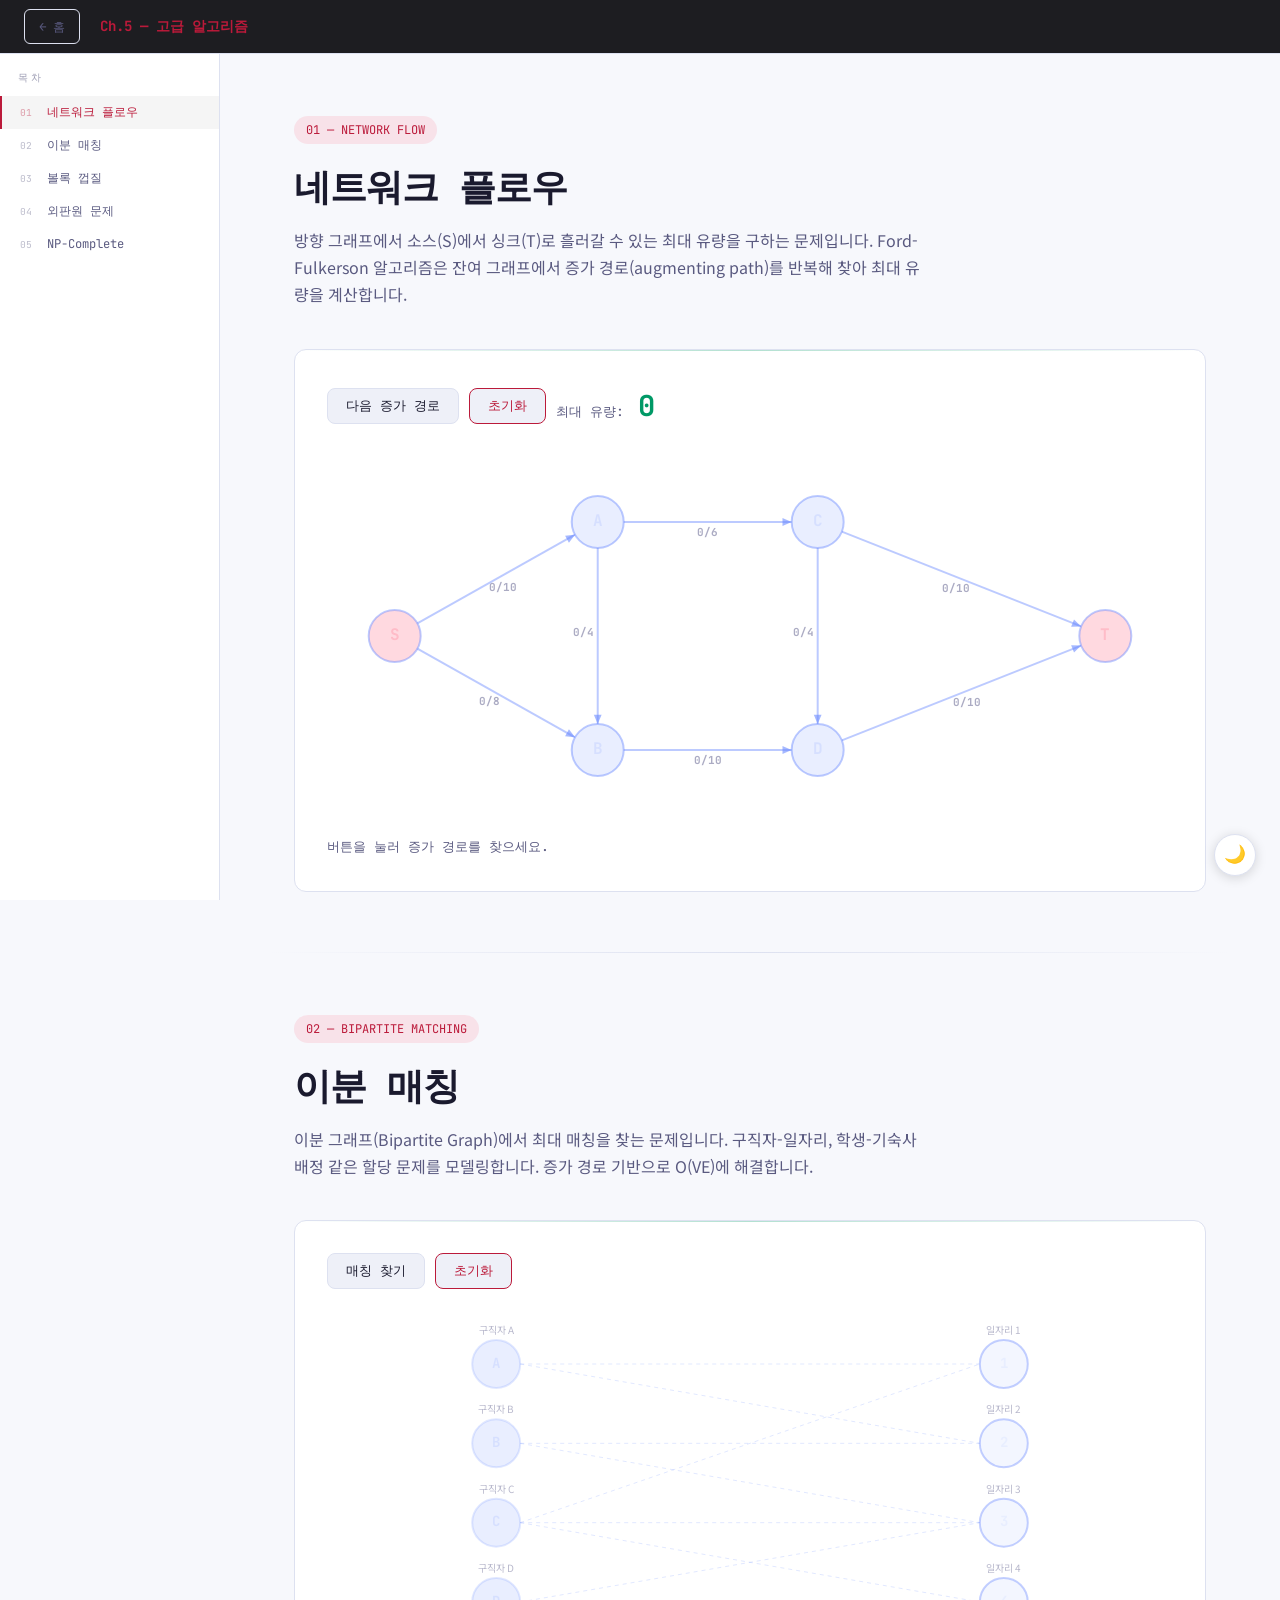
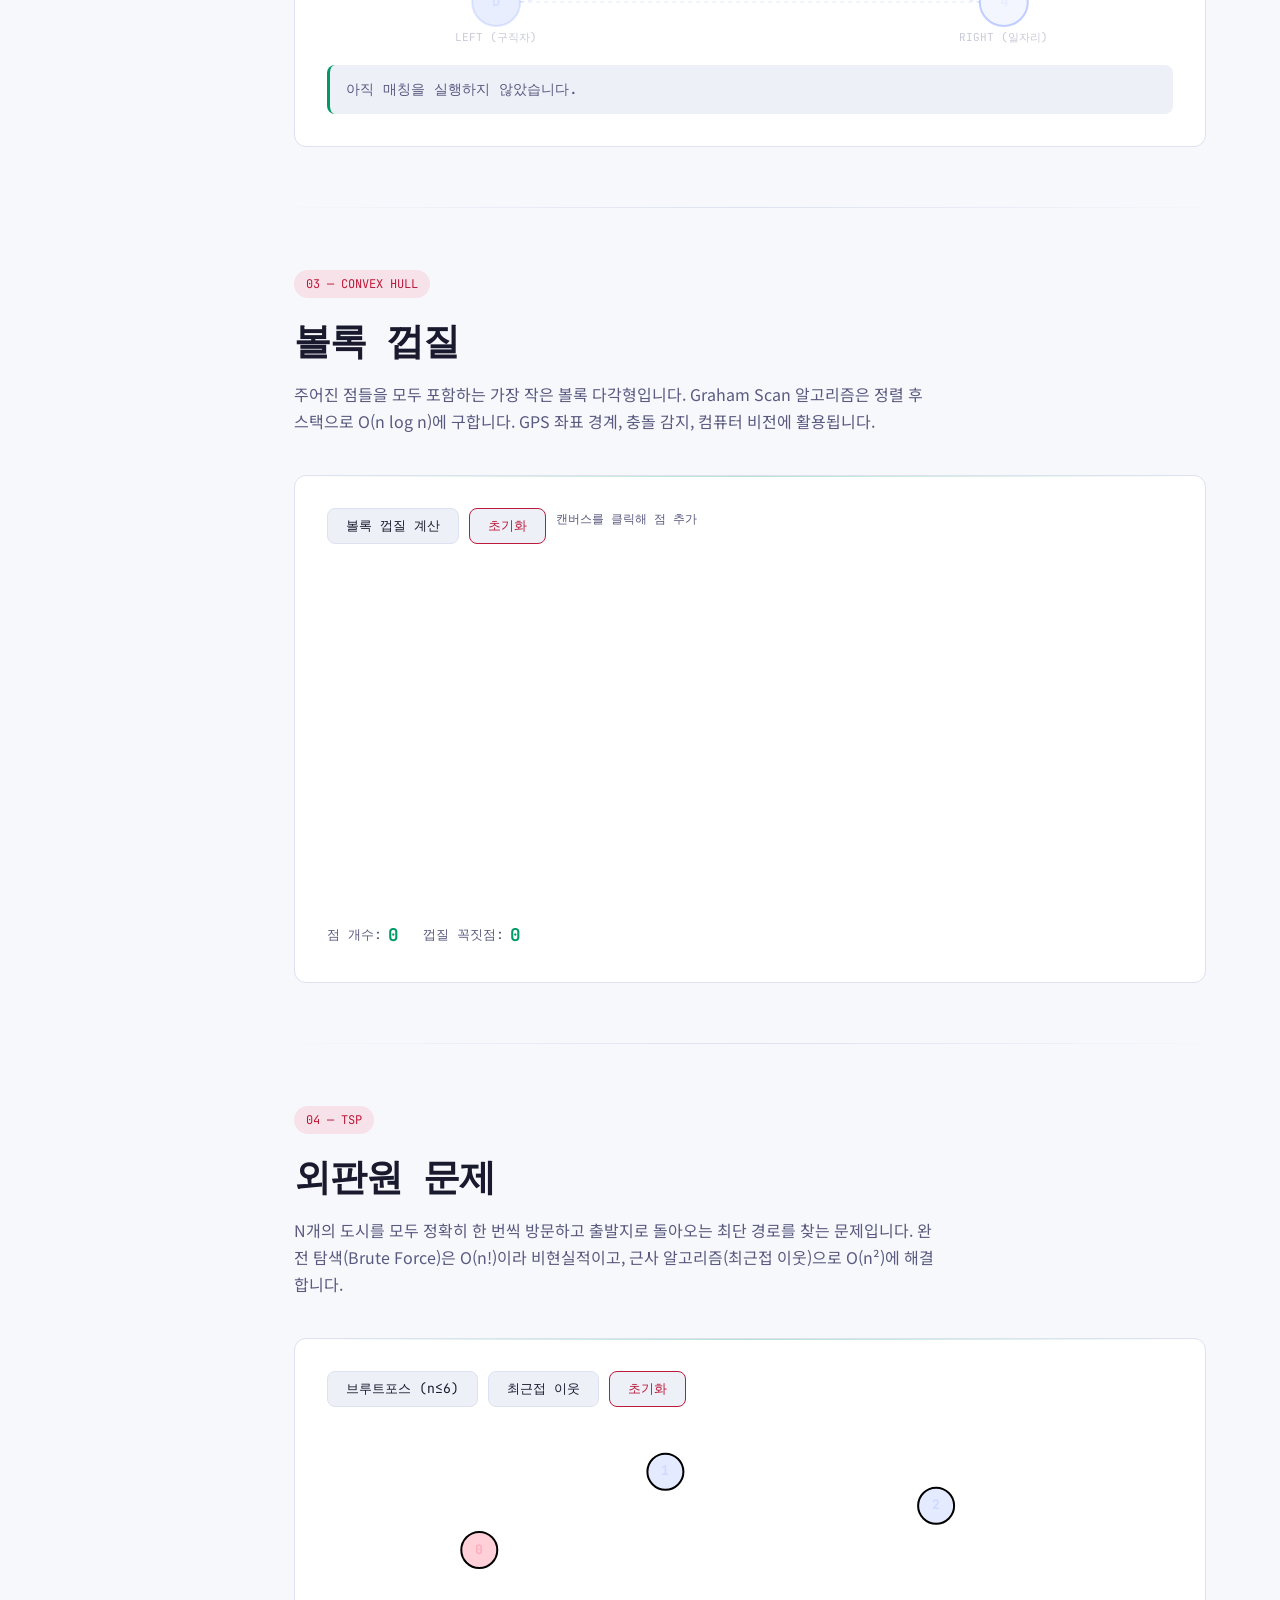
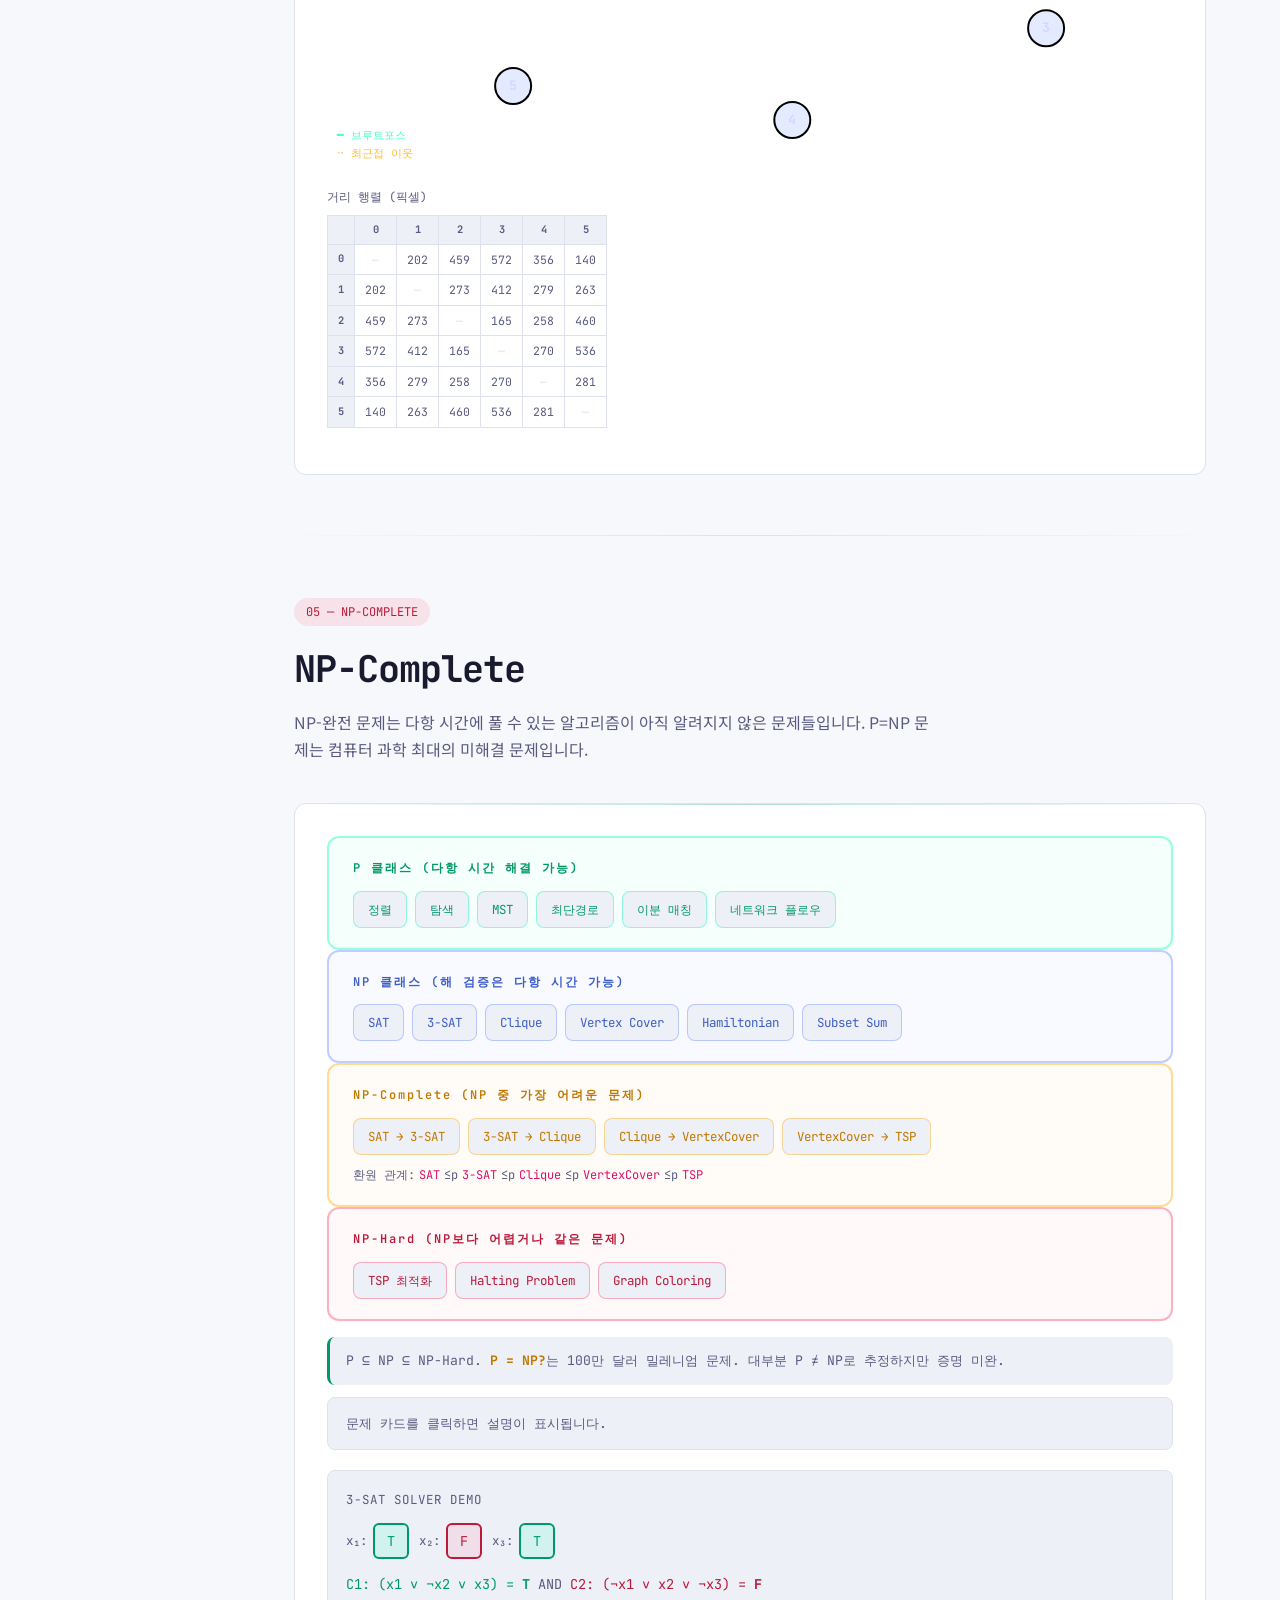
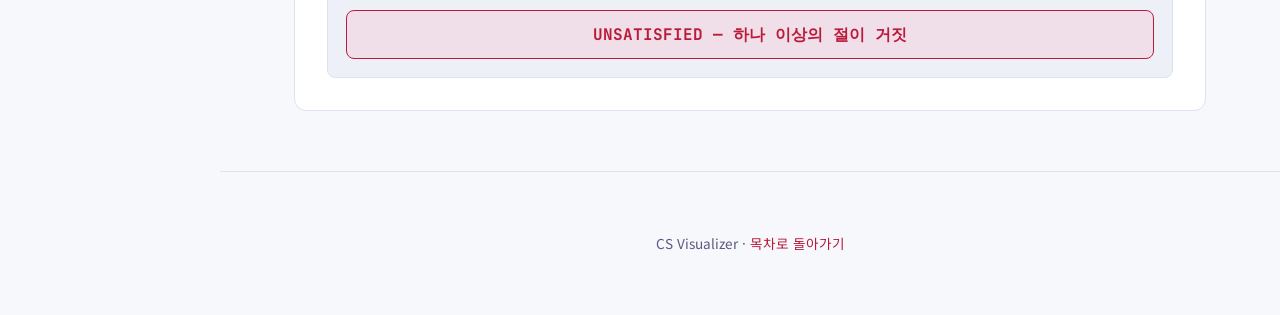
<file: ch5.html>
<!DOCTYPE html>
<html lang="ko">
<head>
<meta charset="UTF-8">
<meta name="viewport" content="width=device-width, initial-scale=1.0">
<title>Ch.5 고급 알고리즘 | CS Visualizer</title>
<link href="https://fonts.googleapis.com/css2?family=JetBrains+Mono:wght@300;400;500;600;700&family=Noto+Sans+KR:wght@300;400;500;700&display=swap" rel="stylesheet">
<link rel="stylesheet" href="style.css">
<style>
/* ── ch5-only styles ── */
.flow-controls{display:flex;gap:10px;flex-wrap:wrap;margin-bottom:16px;align-items:center;}
.flow-max-label{font-family:'JetBrains Mono',monospace;font-size:0.82rem;color:var(--text-dim);}
.flow-max-val{font-family:'JetBrains Mono',monospace;font-size:1.8rem;font-weight:700;color:var(--accent);margin-left:6px;}
.flow-path-info{font-family:'JetBrains Mono',monospace;font-size:0.82rem;color:var(--text-dim);margin-top:10px;min-height:20px;}

/* bipartite matching */
.match-result{font-family:'JetBrains Mono',monospace;font-size:0.9rem;color:var(--text-dim);margin-top:12px;padding:12px 16px;background:var(--surface2);border-radius:8px;border-left:3px solid var(--accent);min-height:36px;}

/* hull */
.hull-stats{font-family:'JetBrains Mono',monospace;font-size:0.82rem;color:var(--text-dim);margin-top:12px;display:flex;gap:24px;flex-wrap:wrap;}
.hull-stat-item{display:flex;gap:6px;align-items:center;}
.hull-stat-val{color:var(--accent);font-size:1.1rem;font-weight:700;}

/* TSP */
.tsp-dist-matrix{margin-top:16px;overflow-x:auto;}
.tsp-matrix-table{border-collapse:collapse;font-family:'JetBrains Mono',monospace;font-size:0.72rem;}
.tsp-matrix-table th,.tsp-matrix-table td{padding:5px 10px;border:1px solid var(--border);text-align:center;color:var(--text-dim);}
.tsp-matrix-table th{background:var(--surface2);color:var(--text-dim);font-size:0.65rem;}
.tsp-matrix-table td.diag{color:var(--border);}
.tsp-result-row{display:flex;gap:16px;flex-wrap:wrap;margin-top:14px;}
.tsp-result-box{flex:1;min-width:200px;background:var(--surface2);border:1px solid var(--border);border-radius:8px;padding:12px 16px;font-family:'JetBrains Mono',monospace;font-size:0.82rem;}
.tsp-result-box .tsp-method{font-size:0.7rem;color:var(--text-dim);margin-bottom:4px;}
.tsp-result-box .tsp-path{color:var(--accent3);margin-bottom:4px;}
.tsp-result-box .tsp-dist-val{color:var(--accent);font-size:1.3rem;font-weight:700;}

/* NP-Complete */
.np-diagram{display:grid;grid-template-columns:1fr;gap:16px;margin:20px 0;}
.np-class{border:2px solid var(--border);border-radius:var(--radius);padding:20px 24px;position:relative;transition:all 0.25s;}
.np-class-label{font-family:'JetBrains Mono',monospace;font-size:0.75rem;letter-spacing:2px;margin-bottom:12px;font-weight:600;}
.np-cards{display:flex;flex-wrap:wrap;gap:8px;}
.np-card{padding:7px 14px;border-radius:8px;font-family:'JetBrains Mono',monospace;font-size:0.78rem;border:1px solid var(--border);background:var(--surface2);cursor:pointer;transition:all 0.22s;user-select:none;}
.np-card:hover{transform:translateY(-2px);}
.np-card.selected{transform:translateY(-2px);box-shadow:0 4px 16px rgba(0,0,0,0.3);}
.np-card-desc{background:var(--surface2);border:1px solid var(--border);border-radius:8px;padding:14px 18px;font-family:'JetBrains Mono',monospace;font-size:0.82rem;color:var(--text-dim);line-height:1.8;min-height:48px;margin-top:12px;transition:all 0.2s;}
.np-reduction-arrow{font-family:'JetBrains Mono',monospace;font-size:0.75rem;color:var(--text-dim);display:flex;align-items:center;gap:4px;}
.np-reduction-arrow span{color:var(--accent2);}
/* SAT demo */
.sat-demo{margin-top:20px;background:var(--surface2);border:1px solid var(--border);border-radius:8px;padding:18px;}
.sat-title{font-family:'JetBrains Mono',monospace;font-size:0.78rem;color:var(--text-dim);letter-spacing:1px;margin-bottom:12px;}
.sat-vars{display:flex;gap:10px;flex-wrap:wrap;margin-bottom:12px;}
.sat-var{display:flex;align-items:center;gap:6px;font-family:'JetBrains Mono',monospace;font-size:0.85rem;}
.sat-var-btn{width:36px;height:36px;border:2px solid var(--border);border-radius:6px;background:var(--surface2);color:var(--text-dim);font-family:'JetBrains Mono',monospace;font-size:0.85rem;cursor:pointer;transition:all 0.2s;display:flex;align-items:center;justify-content:center;}
.sat-var-btn.true{border-color:var(--accent);background:rgba(0,255,170,0.12);color:var(--accent);}
.sat-var-btn.false{border-color:var(--danger);background:rgba(255,68,102,0.1);color:var(--danger);}
.sat-clauses{font-family:'JetBrains Mono',monospace;font-size:0.85rem;color:var(--text-dim);margin-bottom:12px;line-height:2;}
.sat-clauses .clause-true{color:var(--accent);}
.sat-clauses .clause-false{color:var(--danger);}
.sat-result{font-family:'JetBrains Mono',monospace;font-size:1rem;font-weight:700;padding:10px 16px;border-radius:8px;text-align:center;}
.sat-result.sat{background:rgba(0,255,170,0.1);border:1px solid var(--accent);color:var(--accent);}
.sat-result.unsat{background:rgba(255,68,102,0.1);border:1px solid var(--danger);color:var(--danger);}
</style>
</head>
<body class="page-body">
<nav class="page-nav">
  <a href="index.html" class="nav-back">← 홈</a>
  <div class="nav-chapter-title" style="color:var(--danger)">Ch.5 — 고급 알고리즘</div>
  <div class="nav-sections">
    <a href="#flow"        class="nav-sec-link">네트워크 플로우</a>
    <a href="#matching"    class="nav-sec-link">이분 매칭</a>
    <a href="#convexhull"  class="nav-sec-link">볼록 껍질</a>
    <a href="#tsp"         class="nav-sec-link">외판원</a>
    <a href="#npcomplete"  class="nav-sec-link">NP-Complete</a>
  </div>
</nav>

<!-- ══════════════════════════════════════════════════ -->
<!-- SECTION 1: 네트워크 플로우 -->
<!-- ══════════════════════════════════════════════════ -->
<section id="flow">
  <div class="section-header">
    <div class="tag tag-ch5">01 — NETWORK FLOW</div>
    <h2>네트워크 플로우</h2>
    <p>방향 그래프에서 소스(S)에서 싱크(T)로 흘러갈 수 있는 최대 유량을 구하는 문제입니다. Ford-Fulkerson 알고리즘은 잔여 그래프에서 증가 경로(augmenting path)를 반복해 찾아 최대 유량을 계산합니다.</p>
  </div>
  <div class="viz-box">
    <div class="flow-controls">
      <button class="btn" onclick="findNextPath()">다음 증가 경로</button>
      <button class="btn danger" onclick="resetFlow()">초기화</button>
      <span class="flow-max-label">최대 유량: <span class="flow-max-val" id="flowMaxVal">0</span></span>
    </div>
    <canvas id="flowCanvas" height="380"></canvas>
    <div class="flow-path-info" id="flowPathInfo">버튼을 눌러 증가 경로를 찾으세요.</div>
  </div>
</section>

<div class="section-divider"></div>

<!-- ══════════════════════════════════════════════════ -->
<!-- SECTION 2: 이분 매칭 -->
<!-- ══════════════════════════════════════════════════ -->
<section id="matching">
  <div class="section-header">
    <div class="tag tag-ch5">02 — BIPARTITE MATCHING</div>
    <h2>이분 매칭</h2>
    <p>이분 그래프(Bipartite Graph)에서 최대 매칭을 찾는 문제입니다. 구직자-일자리, 학생-기숙사 배정 같은 할당 문제를 모델링합니다. 증가 경로 기반으로 O(VE)에 해결합니다.</p>
  </div>
  <div class="viz-box">
    <div class="controls">
      <button class="btn" onclick="findMatching()">매칭 찾기</button>
      <button class="btn danger" onclick="resetMatching()">초기화</button>
    </div>
    <canvas id="matchCanvas" height="340"></canvas>
    <div class="match-result" id="matchResult">아직 매칭을 실행하지 않았습니다.</div>
  </div>
</section>

<div class="section-divider"></div>

<!-- ══════════════════════════════════════════════════ -->
<!-- SECTION 3: 볼록 껍질 -->
<!-- ══════════════════════════════════════════════════ -->
<section id="convexhull">
  <div class="section-header">
    <div class="tag tag-ch5">03 — CONVEX HULL</div>
    <h2>볼록 껍질</h2>
    <p>주어진 점들을 모두 포함하는 가장 작은 볼록 다각형입니다. Graham Scan 알고리즘은 정렬 후 스택으로 O(n log n)에 구합니다. GPS 좌표 경계, 충돌 감지, 컴퓨터 비전에 활용됩니다.</p>
  </div>
  <div class="viz-box">
    <div class="controls">
      <button class="btn" onclick="computeHull()">볼록 껍질 계산</button>
      <button class="btn danger" onclick="resetHull()">초기화</button>
      <span style="font-family:'JetBrains Mono',monospace;font-size:0.78rem;color:var(--text-dim);">캔버스를 클릭해 점 추가</span>
    </div>
    <canvas id="hullCanvas" class="hull-canvas" height="340" style="cursor:crosshair;"></canvas>
    <div class="hull-stats">
      <div class="hull-stat-item">점 개수: <span class="hull-stat-val" id="hullPtCount">0</span></div>
      <div class="hull-stat-item">껍질 꼭짓점: <span class="hull-stat-val" id="hullVertCount">0</span></div>
    </div>
  </div>
</section>

<div class="section-divider"></div>

<!-- ══════════════════════════════════════════════════ -->
<!-- SECTION 4: 외판원 문제 -->
<!-- ══════════════════════════════════════════════════ -->
<section id="tsp">
  <div class="section-header">
    <div class="tag tag-ch5">04 — TSP</div>
    <h2>외판원 문제</h2>
    <p>N개의 도시를 모두 정확히 한 번씩 방문하고 출발지로 돌아오는 최단 경로를 찾는 문제입니다. 완전 탐색(Brute Force)은 O(n!)이라 비현실적이고, 근사 알고리즘(최근접 이웃)으로 O(n²)에 해결합니다.</p>
  </div>
  <div class="viz-box">
    <div class="controls">
      <button class="btn" onclick="tspBruteforce()">브루트포스 (n≤6)</button>
      <button class="btn" onclick="tspNearestNeighbor()">최근접 이웃</button>
      <button class="btn danger" onclick="resetTsp()">초기화</button>
    </div>
    <canvas id="tspCanvas" height="340"></canvas>
    <div class="tsp-dist-matrix" id="tspDistMatrix"></div>
    <div class="tsp-result-row" id="tspResultRow"></div>
  </div>
</section>

<div class="section-divider"></div>

<!-- ══════════════════════════════════════════════════ -->
<!-- SECTION 5: NP-Complete -->
<!-- ══════════════════════════════════════════════════ -->
<section id="npcomplete">
  <div class="section-header">
    <div class="tag tag-ch5">05 — NP-COMPLETE</div>
    <h2>NP-Complete</h2>
    <p>NP-완전 문제는 다항 시간에 풀 수 있는 알고리즘이 아직 알려지지 않은 문제들입니다. P=NP 문제는 컴퓨터 과학 최대의 미해결 문제입니다.</p>
  </div>
  <div class="viz-box">
    <div id="npDiagram"></div>
    <div class="np-card-desc" id="npCardDesc">문제 카드를 클릭하면 설명이 표시됩니다.</div>

    <!-- SAT demo -->
    <div class="sat-demo">
      <div class="sat-title">3-SAT SOLVER DEMO</div>
      <div class="sat-vars">
        <div class="sat-var">
          <span style="color:var(--text-dim);font-size:0.78rem">x₁:</span>
          <button class="sat-var-btn true" id="satV1Btn" onclick="toggleSat(1)">T</button>
        </div>
        <div class="sat-var">
          <span style="color:var(--text-dim);font-size:0.78rem">x₂:</span>
          <button class="sat-var-btn false" id="satV2Btn" onclick="toggleSat(2)">F</button>
        </div>
        <div class="sat-var">
          <span style="color:var(--text-dim);font-size:0.78rem">x₃:</span>
          <button class="sat-var-btn true" id="satV3Btn" onclick="toggleSat(3)">T</button>
        </div>
      </div>
      <div class="sat-clauses" id="satClauses"></div>
      <div class="sat-result" id="satResult"></div>
    </div>
  </div>
</section>

<footer>CS Visualizer · <a href="index.html" style="color:var(--danger);text-decoration:none;">목차로 돌아가기</a></footer>

<script>
// helpers
function sl(ms) { return new Promise(r => setTimeout(r, ms)); }

// ═══════════════════════════════════════════════════════════════════
// SECTION 1: NETWORK FLOW (Ford-Fulkerson / BFS augmenting path)
// ═══════════════════════════════════════════════════════════════════
// Nodes: 0=S, 1=A, 2=B, 3=C, 4=D, 5=T
const FLOW_NODE_NAMES = ['S','A','B','C','D','T'];
// Node positions (fractions of canvas)
const FLOW_NODE_POS = [
  [0.08, 0.50], // S
  [0.32, 0.20], // A
  [0.32, 0.80], // B
  [0.58, 0.20], // C
  [0.58, 0.80], // D
  [0.92, 0.50], // T
];
// Edges: [from, to, capacity]
const FLOW_EDGES_INIT = [
  [0,1,10],[0,2,8],
  [1,3,6],[1,2,4],
  [2,4,10],
  [3,5,10],[3,4,4],
  [4,5,10]
];

let flowGraph = []; // adjacency matrix [cap][flow]
let flowEdgeFlows = []; // current flow per edge
let flowMaxVal = 0;
let flowHighlightPath = [];
let flowDone = false;

function resetFlow() {
  flowMaxVal = 0;
  flowDone = false;
  flowHighlightPath = [];
  // Build graph: flowGraph[i][j] = {cap, flow}
  flowGraph = Array.from({length:6}, () => Array.from({length:6}, () => ({cap:0,flow:0})));
  FLOW_EDGES_INIT.forEach(([u,v,c]) => { flowGraph[u][v].cap = c; });
  document.getElementById('flowMaxVal').textContent = 0;
  document.getElementById('flowPathInfo').textContent = '버튼을 눌러 증가 경로를 찾으세요.';
  drawFlowGraph();
}

function findAugmentingPath() {
  // BFS on residual graph
  const n = 6;
  const parent = Array(n).fill(-1);
  const visited = Array(n).fill(false);
  const queue = [0];
  visited[0] = true;
  while (queue.length) {
    const u = queue.shift();
    for (let v = 0; v < n; v++) {
      if (!visited[v]) {
        const residual = flowGraph[u][v].cap - flowGraph[u][v].flow;
        const backResidual = flowGraph[v][u].flow;
        if (residual > 0) { visited[v] = true; parent[v] = u; queue.push(v); }
        else if (backResidual > 0 && parent[v] === -1) {
          // back edge
          visited[v] = true; parent[v] = -(u + 10); queue.push(v);
        }
      }
    }
  }
  if (!visited[5]) return null; // no path
  // Reconstruct path
  const path = [];
  let cur = 5;
  while (cur !== 0) {
    const p = parent[cur];
    const realP = p < 0 ? (-p - 10) : p;
    const isBack = p < 0;
    path.unshift({from: realP, to: cur, back: isBack});
    cur = realP;
  }
  return path;
}

function updateFlow() {
  const path = findAugmentingPath();
  if (!path) {
    flowDone = true;
    document.getElementById('flowPathInfo').textContent =
      `더 이상 증가 경로가 없습니다. 최대 유량 = ${flowMaxVal}`;
    return;
  }
  // Find bottleneck
  let bottleneck = Infinity;
  path.forEach(({from, to, back}) => {
    if (!back) bottleneck = Math.min(bottleneck, flowGraph[from][to].cap - flowGraph[from][to].flow);
    else bottleneck = Math.min(bottleneck, flowGraph[to][from].flow);
  });
  // Update flows
  path.forEach(({from, to, back}) => {
    if (!back) {
      flowGraph[from][to].flow += bottleneck;
      // Also update reverse
      if (!flowGraph[to][from].cap) flowGraph[to][from].flow -= bottleneck;
    } else {
      flowGraph[to][from].flow -= bottleneck;
    }
  });
  flowMaxVal += bottleneck;
  flowHighlightPath = path;
  document.getElementById('flowMaxVal').textContent = flowMaxVal;
  const pathStr = path.map(e => FLOW_NODE_NAMES[e.from] + '→' + FLOW_NODE_NAMES[e.to]).join(' ');
  document.getElementById('flowPathInfo').textContent =
    `경로: ${pathStr} | 유량 +${bottleneck} | 누적 최대 유량: ${flowMaxVal}`;
  drawFlowGraph();
  // Clear highlight after delay
  setTimeout(() => { flowHighlightPath = []; drawFlowGraph(); }, 1200);
}

function findNextPath() {
  if (flowDone) {
    document.getElementById('flowPathInfo').textContent = `이미 최대 유량 ${flowMaxVal}에 도달했습니다. 초기화 후 다시 시도하세요.`;
    return;
  }
  updateFlow();
}

function drawFlowGraph() {
  const canvas = document.getElementById('flowCanvas');
  const W = canvas.offsetWidth || 820;
  const H = 380;
  canvas.width = W; canvas.height = H;
  const ctx = canvas.getContext('2d');
  ctx.clearRect(0, 0, W, H);

  const pos = FLOW_NODE_POS.map(([fx, fy]) => [fx * W, fy * H]);
  const R = 26;

  // Draw edges
  for (let u = 0; u < 6; u++) {
    for (let v = 0; v < 6; v++) {
      if (flowGraph[u][v].cap === 0) continue;
      const [x1,y1] = pos[u], [x2,y2] = pos[v];
      const dx = x2-x1, dy = y2-y1, len = Math.sqrt(dx*dx+dy*dy);
      const nx = dx/len, ny = dy/len;
      const sx = x1 + nx*R, sy = y1 + ny*R;
      const ex = x2 - nx*R, ey = y2 - ny*R;

      const isHighlighted = flowHighlightPath.some(e => e.from===u && e.to===v);
      ctx.strokeStyle = isHighlighted ? 'var(--accent)' : 'rgba(107,138,255,0.45)';
      ctx.lineWidth = isHighlighted ? 3.5 : 2;
      ctx.shadowColor = isHighlighted ? 'var(--accent)' : 'transparent';
      ctx.shadowBlur = isHighlighted ? 10 : 0;

      // Arrow
      ctx.beginPath();
      ctx.moveTo(sx, sy);
      // Slight curve if bidirectional
      const hasBoth = flowGraph[v][u].cap > 0;
      if (hasBoth) {
        const mx = (sx+ex)/2 - ny*20, my = (sy+ey)/2 + nx*20;
        ctx.quadraticCurveTo(mx, my, ex, ey);
      } else {
        ctx.lineTo(ex, ey);
      }
      ctx.stroke();
      ctx.shadowBlur = 0;

      // Arrowhead
      const ang = Math.atan2(ey - sy, ex - sx);
      const headLen = 10;
      ctx.fillStyle = isHighlighted ? 'var(--accent)' : 'rgba(107,138,255,0.6)';
      ctx.beginPath();
      ctx.moveTo(ex, ey);
      ctx.lineTo(ex - headLen*Math.cos(ang-0.4), ey - headLen*Math.sin(ang-0.4));
      ctx.lineTo(ex - headLen*Math.cos(ang+0.4), ey - headLen*Math.sin(ang+0.4));
      ctx.closePath(); ctx.fill();

      // Label (flow/cap)
      const {cap, flow} = flowGraph[u][v];
      const lx = hasBoth ? (sx+ex)/2 - ny*28 : (sx+ex)/2 - ny*14;
      const ly = hasBoth ? (sy+ey)/2 + nx*28 : (sy+ey)/2 + nx*14;
      ctx.fillStyle = flow > 0 ? 'var(--accent4)' : 'rgba(136,136,170,0.7)';
      ctx.font = 'bold 11px JetBrains Mono, monospace';
      ctx.textAlign = 'center';
      ctx.fillText(`${flow}/${cap}`, lx, ly);
    }
  }

  // Draw nodes
  pos.forEach(([x,y], i) => {
    const isEndpoint = i===0 || i===5;
    ctx.beginPath();
    ctx.arc(x, y, R, 0, Math.PI*2);
    ctx.fillStyle = isEndpoint ? 'rgba(255,68,102,0.2)' : 'rgba(107,138,255,0.15)';
    ctx.fill();
    ctx.strokeStyle = isEndpoint ? 'var(--danger)' : 'var(--accent3)';
    ctx.lineWidth = 2;
    ctx.stroke();
    ctx.fillStyle = isEndpoint ? 'var(--danger)' : 'var(--accent3)';
    ctx.font = 'bold 16px JetBrains Mono, monospace';
    ctx.textAlign = 'center';
    ctx.textBaseline = 'middle';
    ctx.fillText(FLOW_NODE_NAMES[i], x, y);
    ctx.textBaseline = 'alphabetic';
  });
}

// ═══════════════════════════════════════════════════════════════════
// SECTION 2: BIPARTITE MATCHING
// ═══════════════════════════════════════════════════════════════════
const MATCH_LEFT  = ['A','B','C','D'];
const MATCH_RIGHT = ['1','2','3','4'];
const MATCH_EDGES_INIT = [[0,[0,1]],[1,[1,2]],[2,[0,2,3]],[3,[2,3]]]; // left idx -> [right idxs]
let matchResult = Array(4).fill(-1); // matchResult[right] = left
let matchHighlight = []; // [{l,r,state:'searching'|'matched'}]
let matchAnim = false;

function resetMatching() {
  matchResult = Array(4).fill(-1);
  matchHighlight = [];
  matchAnim = false;
  document.getElementById('matchResult').textContent = '아직 매칭을 실행하지 않았습니다.';
  drawBipartite([], []);
}

async function findMatching() {
  if (matchAnim) return;
  matchAnim = true;
  matchResult = Array(4).fill(-1);
  let total = 0;
  const adj = MATCH_EDGES_INIT;

  for (let u = 0; u < 4; u++) {
    const visited = Array(4).fill(false);
    const found = await animAugment(u, visited, adj);
    if (found) total++;
    drawBipartite(matchResult, [{l:u,state:'done'}]);
    await sl(300);
  }

  matchAnim = false;
  document.getElementById('matchResult').innerHTML =
    `최대 매칭: <b style="color:var(--accent)">${total}쌍</b> — ` +
    matchResult.map((l,r) => l>=0 ? `${MATCH_LEFT[l]}↔${MATCH_RIGHT[r]}` : '').filter(Boolean).join(', ');
  drawBipartite(matchResult, []);
}

async function animAugment(u, visited, adj) {
  for (const v of adj[u][1]) {
    if (!visited[v]) {
      visited[v] = true;
      drawBipartite(matchResult, [{l:u,r:v,state:'searching'}]);
      await sl(350);
      if (matchResult[v] === -1 || await animAugment(matchResult[v], visited, adj)) {
        matchResult[v] = u;
        drawBipartite(matchResult, [{l:u,r:v,state:'matched'}]);
        await sl(300);
        return true;
      }
    }
  }
  return false;
}

function drawBipartite(matching, highlights) {
  const canvas = document.getElementById('matchCanvas');
  const W = canvas.offsetWidth || 820;
  const H = 340;
  canvas.width = W; canvas.height = H;
  const ctx = canvas.getContext('2d');
  ctx.clearRect(0, 0, W, H);

  const R = 24;
  const lx = W * 0.2, rx = W * 0.8;
  const leftY  = MATCH_LEFT.map((_,i) => H*0.15 + i * (H*0.7/3));
  const rightY = MATCH_RIGHT.map((_,i) => H*0.15 + i * (H*0.7/3));

  // Draw all edges
  MATCH_EDGES_INIT.forEach(([l, rights]) => {
    rights.forEach(r => {
      const isMatched = matching[r] === l;
      const isSearching = highlights.some(h => h.l===l && h.r===r);
      ctx.strokeStyle = isMatched ? 'var(--accent)' :
                        isSearching ? 'var(--accent4)' : 'rgba(107,138,255,0.2)';
      ctx.lineWidth = isMatched ? 3 : isSearching ? 2.5 : 1;
      ctx.setLineDash(isMatched ? [] : [4,4]);
      ctx.shadowColor = isMatched ? 'var(--accent)' : 'transparent';
      ctx.shadowBlur = isMatched ? 8 : 0;
      ctx.beginPath();
      ctx.moveTo(lx+R, leftY[l]);
      ctx.lineTo(rx-R, rightY[r]);
      ctx.stroke();
      ctx.shadowBlur = 0;
      ctx.setLineDash([]);
    });
  });

  // Draw left nodes
  MATCH_LEFT.forEach((name, i) => {
    const isActive = highlights.some(h => h.l===i);
    ctx.beginPath(); ctx.arc(lx, leftY[i], R, 0, Math.PI*2);
    ctx.fillStyle = isActive ? 'rgba(255,170,0,0.2)' : 'rgba(107,138,255,0.15)';
    ctx.fill();
    ctx.strokeStyle = isActive ? 'var(--accent4)' : 'var(--accent3)';
    ctx.lineWidth = 2; ctx.stroke();
    ctx.fillStyle = isActive ? 'var(--accent4)' : 'var(--accent3)';
    ctx.font = 'bold 14px JetBrains Mono, monospace';
    ctx.textAlign = 'center'; ctx.textBaseline = 'middle';
    ctx.fillText(name, lx, leftY[i]);
    ctx.textBaseline = 'alphabetic';
    // Label
    ctx.fillStyle = 'rgba(136,136,170,0.6)';
    ctx.font = '10px Noto Sans KR, sans-serif';
    ctx.fillText('구직자 ' + name, lx, leftY[i] - R - 6);
  });

  // Draw right nodes
  MATCH_RIGHT.forEach((name, i) => {
    const isMatched = matching[i] >= 0;
    ctx.beginPath(); ctx.arc(rx, rightY[i], R, 0, Math.PI*2);
    ctx.fillStyle = isMatched ? 'rgba(0,255,170,0.15)' : 'rgba(107,138,255,0.08)';
    ctx.fill();
    ctx.strokeStyle = isMatched ? 'var(--accent)' : 'rgba(107,138,255,0.4)';
    ctx.lineWidth = 2; ctx.stroke();
    ctx.fillStyle = isMatched ? 'var(--accent)' : 'var(--text-dim)';
    ctx.font = 'bold 14px JetBrains Mono, monospace';
    ctx.textAlign = 'center'; ctx.textBaseline = 'middle';
    ctx.fillText(name, rx, rightY[i]);
    ctx.textBaseline = 'alphabetic';
    ctx.fillStyle = 'rgba(136,136,170,0.6)';
    ctx.font = '10px Noto Sans KR, sans-serif';
    ctx.fillText('일자리 ' + name, rx, rightY[i] - R - 6);
  });

  // Side labels
  ctx.fillStyle = 'rgba(136,136,170,0.45)';
  ctx.font = '11px JetBrains Mono, monospace';
  ctx.textAlign = 'center';
  ctx.fillText('LEFT (구직자)', lx, H - 12);
  ctx.fillText('RIGHT (일자리)', rx, H - 12);
}

// ═══════════════════════════════════════════════════════════════════
// SECTION 3: CONVEX HULL (Graham Scan)
// ═══════════════════════════════════════════════════════════════════
let hullPoints = [];
let hullResult = [];

function grahamScan(pts) {
  if (pts.length < 3) return [...pts];
  // Find lowest-leftmost point
  let pivot = pts.reduce((a, b) => (a.y > b.y || (a.y === b.y && a.x > b.x)) ? b : a);
  const sorted = pts.slice().sort((a, b) => {
    const angA = Math.atan2(a.y - pivot.y, a.x - pivot.x);
    const angB = Math.atan2(b.y - pivot.y, b.x - pivot.x);
    if (angA !== angB) return angA - angB;
    const dA = (a.x-pivot.x)**2+(a.y-pivot.y)**2;
    const dB = (b.x-pivot.x)**2+(b.y-pivot.y)**2;
    return dA - dB;
  });
  const stack = [sorted[0], sorted[1]];
  for (let i = 2; i < sorted.length; i++) {
    while (stack.length >= 2) {
      const a = stack[stack.length-2], b = stack[stack.length-1], c = sorted[i];
      const cross = (b.x-a.x)*(c.y-a.y) - (b.y-a.y)*(c.x-a.x);
      if (cross <= 0) stack.pop(); else break;
    }
    stack.push(sorted[i]);
  }
  return stack;
}

function drawHullCanvas() {
  const canvas = document.getElementById('hullCanvas');
  const W = canvas.offsetWidth || 820;
  const H = 340;
  canvas.width = W; canvas.height = H;
  const ctx = canvas.getContext('2d');
  ctx.clearRect(0, 0, W, H);

  // Grid
  ctx.strokeStyle = 'rgba(255,255,255,0.03)';
  ctx.lineWidth = 1;
  for (let x = 0; x < W; x += 40) { ctx.beginPath(); ctx.moveTo(x,0); ctx.lineTo(x,H); ctx.stroke(); }
  for (let y = 0; y < H; y += 40) { ctx.beginPath(); ctx.moveTo(0,y); ctx.lineTo(W,y); ctx.stroke(); }

  // Hull polygon
  if (hullResult.length >= 3) {
    ctx.beginPath();
    ctx.moveTo(hullResult[0].x, hullResult[0].y);
    hullResult.slice(1).forEach(p => ctx.lineTo(p.x, p.y));
    ctx.closePath();
    ctx.fillStyle = 'rgba(0,255,170,0.06)';
    ctx.fill();
    ctx.strokeStyle = 'var(--accent)';
    ctx.lineWidth = 2.5;
    ctx.shadowColor = 'var(--accent)';
    ctx.shadowBlur = 8;
    ctx.stroke();
    ctx.shadowBlur = 0;
  }

  // Points
  hullPoints.forEach((p, i) => {
    const onHull = hullResult.some(h => h.x===p.x && h.y===p.y);
    ctx.beginPath();
    ctx.arc(p.x, p.y, onHull ? 7 : 5, 0, Math.PI*2);
    ctx.fillStyle = onHull ? 'var(--accent)' : 'var(--accent3)';
    ctx.fill();
    if (onHull) {
      ctx.strokeStyle = 'rgba(0,255,170,0.4)';
      ctx.lineWidth = 2;
      ctx.beginPath(); ctx.arc(p.x, p.y, 11, 0, Math.PI*2); ctx.stroke();
    }
  });

  document.getElementById('hullPtCount').textContent = hullPoints.length;
  document.getElementById('hullVertCount').textContent = hullResult.length;
}

function hullCanvasClick(e) {
  const canvas = document.getElementById('hullCanvas');
  const rect = canvas.getBoundingClientRect();
  const scaleX = canvas.width / rect.width;
  const scaleY = canvas.height / rect.height;
  hullPoints.push({ x: (e.clientX - rect.left) * scaleX, y: (e.clientY - rect.top) * scaleY });
  hullResult = [];
  drawHullCanvas();
}

function computeHull() {
  if (hullPoints.length < 3) {
    alert('점을 3개 이상 추가하세요.');
    return;
  }
  hullResult = grahamScan(hullPoints);
  drawHullCanvas();
}

function resetHull() {
  hullPoints = [];
  hullResult = [];
  drawHullCanvas();
}

// ═══════════════════════════════════════════════════════════════════
// SECTION 4: TSP
// ═══════════════════════════════════════════════════════════════════
const TSP_CITIES = [
  {x:0.18, y:0.35, name:'0'},
  {x:0.40, y:0.12, name:'1'},
  {x:0.72, y:0.22, name:'2'},
  {x:0.85, y:0.58, name:'3'},
  {x:0.55, y:0.85, name:'4'},
  {x:0.22, y:0.75, name:'5'},
];
let tspBFPath = null, tspNNPath = null, tspBFDist = Infinity, tspNNDist = Infinity;
let tspAnimPath = [];

function tspDist(path) {
  let d = 0;
  for (let i = 0; i < path.length; i++) {
    const a = path[i], b = path[(i+1) % path.length];
    const ca = tspCitiesScaled()[a], cb = tspCitiesScaled()[b];
    d += Math.sqrt((ca.x-cb.x)**2 + (ca.y-cb.y)**2);
  }
  return d;
}

function tspCitiesScaled() {
  const canvas = document.getElementById('tspCanvas');
  const W = canvas.width || 820, H = canvas.height || 340;
  return TSP_CITIES.map(c => ({x: c.x*W, y: c.y*H, name: c.name}));
}

function permutations(arr) {
  if (arr.length <= 1) return [arr];
  const result = [];
  for (let i = 0; i < arr.length; i++) {
    const rest = [...arr.slice(0,i), ...arr.slice(i+1)];
    permutations(rest).forEach(p => result.push([arr[i], ...p]));
  }
  return result;
}

async function tspBruteforce() {
  const n = TSP_CITIES.length;
  const others = Array.from({length:n-1},(_,i)=>i+1);
  const perms = permutations(others);
  let best = Infinity, bestPath = null;
  for (const perm of perms) {
    const path = [0, ...perm];
    const d = tspDist(path);
    if (d < best) { best = d; bestPath = [...path]; }
    tspAnimPath = path;
    drawTspCanvas(path, null);
    await sl(20);
  }
  tspBFPath = bestPath; tspBFDist = best;
  tspAnimPath = bestPath;
  drawTspCanvas(bestPath, tspNNPath);
  renderTspResults();
}

async function tspNearestNeighbor() {
  const n = TSP_CITIES.length;
  const visited = Array(n).fill(false);
  const path = [0];
  visited[0] = true;
  while (path.length < n) {
    const cur = path[path.length-1];
    const cities = tspCitiesScaled();
    let nearest = -1, minD = Infinity;
    for (let j = 0; j < n; j++) {
      if (!visited[j]) {
        const d = Math.sqrt((cities[cur].x-cities[j].x)**2+(cities[cur].y-cities[j].y)**2);
        if (d < minD) { minD = d; nearest = j; }
      }
    }
    visited[nearest] = true;
    path.push(nearest);
    drawTspCanvas(tspBFPath, path);
    await sl(250);
  }
  tspNNPath = path; tspNNDist = tspDist(path);
  drawTspCanvas(tspBFPath, path);
  renderTspResults();
}

function drawTspCanvas(bfPath, nnPath) {
  const canvas = document.getElementById('tspCanvas');
  const W = canvas.width, H = canvas.height;
  const ctx = canvas.getContext('2d');
  ctx.clearRect(0, 0, W, H);
  const cities = tspCitiesScaled();
  const R = 18;

  // Draw BF path
  if (bfPath) {
    ctx.strokeStyle = 'rgba(0,255,170,0.55)';
    ctx.lineWidth = 2;
    ctx.setLineDash([]);
    ctx.beginPath();
    cities[bfPath[0]] && ctx.moveTo(cities[bfPath[0]].x, cities[bfPath[0]].y);
    for (let i = 1; i <= bfPath.length; i++) {
      const c = cities[bfPath[i % bfPath.length]];
      ctx.lineTo(c.x, c.y);
    }
    ctx.stroke();
  }

  // Draw NN path (partial or full)
  if (nnPath && nnPath.length > 1) {
    ctx.strokeStyle = 'rgba(255,170,0,0.7)';
    ctx.lineWidth = 2.5;
    ctx.setLineDash([6,3]);
    ctx.beginPath();
    ctx.moveTo(cities[nnPath[0]].x, cities[nnPath[0]].y);
    for (let i = 1; i < nnPath.length; i++) ctx.lineTo(cities[nnPath[i]].x, cities[nnPath[i]].y);
    if (nnPath.length === TSP_CITIES.length) ctx.lineTo(cities[nnPath[0]].x, cities[nnPath[0]].y);
    ctx.stroke();
    ctx.setLineDash([]);
  }

  // Draw cities
  cities.forEach((c, i) => {
    ctx.beginPath(); ctx.arc(c.x, c.y, R, 0, Math.PI*2);
    ctx.fillStyle = i===0 ? 'rgba(255,68,102,0.25)' : 'rgba(107,138,255,0.18)';
    ctx.fill();
    ctx.strokeStyle = i===0 ? 'var(--danger)' : 'var(--accent3)';
    ctx.lineWidth = 2; ctx.stroke();
    ctx.fillStyle = i===0 ? 'var(--danger)' : 'var(--text)';
    ctx.font = 'bold 13px JetBrains Mono, monospace';
    ctx.textAlign = 'center'; ctx.textBaseline = 'middle';
    ctx.fillText(c.name, c.x, c.y);
    ctx.textBaseline = 'alphabetic';
  });

  // Legend
  ctx.font = '11px JetBrains Mono, monospace';
  ctx.fillStyle = 'rgba(0,255,170,0.7)'; ctx.textAlign = 'left';
  ctx.fillText('━ 브루트포스', 10, H-32);
  ctx.fillStyle = 'rgba(255,170,0,0.8)';
  ctx.fillText('╌ 최근접 이웃', 10, H-14);
}

function renderTspResults() {
  const row = document.getElementById('tspResultRow');
  row.innerHTML = '';
  if (tspBFPath) {
    const box = document.createElement('div');
    box.className = 'tsp-result-box';
    box.innerHTML = `<div class="tsp-method" style="color:var(--accent)">브루트포스</div>
      <div class="tsp-path">${tspBFPath.join(' → ')} → 0</div>
      <div class="tsp-dist-val">${Math.round(tspBFDist)}</div>
      <div style="font-family:'JetBrains Mono',monospace;font-size:0.7rem;color:var(--text-dim)">최단 거리 (픽셀)</div>`;
    row.appendChild(box);
  }
  if (tspNNPath) {
    const ratio = tspBFPath ? ((tspNNDist/tspBFDist-1)*100).toFixed(1) : '-';
    const box = document.createElement('div');
    box.className = 'tsp-result-box';
    box.innerHTML = `<div class="tsp-method" style="color:var(--accent4)">최근접 이웃</div>
      <div class="tsp-path">${tspNNPath.join(' → ')} → 0</div>
      <div class="tsp-dist-val" style="color:var(--accent4)">${Math.round(tspNNDist)}</div>
      <div style="font-family:'JetBrains Mono',monospace;font-size:0.7rem;color:var(--text-dim)">
        ${tspBFPath ? `최적 대비 +${ratio}% 오차` : '거리 (픽셀)'}
      </div>`;
    row.appendChild(box);
  }
}

function initTsp() {
  const canvas = document.getElementById('tspCanvas');
  const W = canvas.offsetWidth || 820;
  canvas.width = W; canvas.height = 340;
  tspBFPath = null; tspNNPath = null; tspBFDist = Infinity; tspNNDist = Infinity;
  drawTspCanvas(null, null);
  renderDistMatrix();
}

function renderDistMatrix() {
  const cities = tspCitiesScaled();
  const n = cities.length;
  let html = '<div style="font-family:\'JetBrains Mono\',monospace;font-size:0.72rem;color:var(--text-dim);margin-bottom:8px">거리 행렬 (픽셀)</div><table class="tsp-matrix-table"><thead><tr><th></th>';
  for (let i = 0; i < n; i++) html += `<th>${i}</th>`;
  html += '</tr></thead><tbody>';
  for (let i = 0; i < n; i++) {
    html += `<tr><th>${i}</th>`;
    for (let j = 0; j < n; j++) {
      if (i === j) html += '<td class="diag">—</td>';
      else {
        const d = Math.round(Math.sqrt((cities[i].x-cities[j].x)**2+(cities[i].y-cities[j].y)**2));
        html += `<td>${d}</td>`;
      }
    }
    html += '</tr>';
  }
  html += '</tbody></table>';
  document.getElementById('tspDistMatrix').innerHTML = html;
}

function resetTsp() {
  initTsp();
  document.getElementById('tspResultRow').innerHTML = '';
}

// ═══════════════════════════════════════════════════════════════════
// SECTION 5: NP-COMPLETE
// ═══════════════════════════════════════════════════════════════════
const NP_DATA = {
  P: {
    label: 'P 클래스 (다항 시간 해결 가능)',
    color: 'var(--accent)',
    borderColor: 'rgba(0,255,170,0.4)',
    bg: 'rgba(0,255,170,0.04)',
    problems: [
      { name: '정렬', desc: '배열 정렬. Merge Sort는 O(n log n)에 해결. 비교 기반 정렬의 하한선이 Ω(n log n)이다.' },
      { name: '탐색', desc: '배열에서 원소 찾기. 선형 탐색 O(n), 정렬된 배열에서 이진 탐색 O(log n).' },
      { name: 'MST', desc: '최소 신장 트리. Kruskal/Prim 알고리즘으로 O(E log V)에 해결.' },
      { name: '최단경로', desc: 'Dijkstra O((V+E)log V), Bellman-Ford O(VE). 음수 간선 포함 가능.' },
      { name: '이분 매칭', desc: '이분 그래프에서 최대 매칭. Hopcroft-Karp O(E√V).' },
      { name: '네트워크 플로우', desc: '최대 유량. Ford-Fulkerson O(E·maxflow), Dinic O(V²E).' },
    ]
  },
  NP: {
    label: 'NP 클래스 (해 검증은 다항 시간 가능)',
    color: 'var(--accent3)',
    borderColor: 'rgba(107,138,255,0.4)',
    bg: 'rgba(107,138,255,0.04)',
    problems: [
      { name: 'SAT', desc: '불리언 수식이 만족 가능한가? NP-완전. Cook-Levin 정리에 의해 NP-완전 문제의 원형.' },
      { name: '3-SAT', desc: '각 절이 정확히 3개의 리터럴인 CNF. NP-완전. SAT ≤p 3-SAT.' },
      { name: 'Clique', desc: '그래프에서 크기 k의 완전 부분 그래프 존재 여부. NP-완전.' },
      { name: 'Vertex Cover', desc: '모든 간선을 커버하는 크기 k의 정점 집합 존재 여부. NP-완전.' },
      { name: 'Hamiltonian', desc: '모든 정점을 정확히 한 번 방문하는 경로 존재 여부. NP-완전.' },
      { name: 'Subset Sum', desc: '합이 T인 부분집합 존재 여부. NP-완전. 의사다항시간 DP 가능.' },
    ]
  },
  NPC: {
    label: 'NP-Complete (NP 중 가장 어려운 문제)',
    color: 'var(--accent4)',
    borderColor: 'rgba(255,170,0,0.4)',
    bg: 'rgba(255,170,0,0.03)',
    problems: [
      { name: 'SAT → 3-SAT', desc: '환원: 임의 SAT 수식을 3-CNF 형태로 변환. O(n) 환원 가능.' },
      { name: '3-SAT → Clique', desc: '환원: 각 절을 트리플릿 정점으로 변환해 Clique 인스턴스 생성.' },
      { name: 'Clique → VertexCover', desc: '환원: 보완 그래프에서 Clique ↔ VertexCover 관계 활용.' },
      { name: 'VertexCover → TSP', desc: '환원: 도시 방문 문제로 변환. TSP 결정 문제는 NP-완전.' },
    ]
  },
  NPH: {
    label: 'NP-Hard (NP보다 어렵거나 같은 문제)',
    color: 'var(--danger)',
    borderColor: 'rgba(255,68,102,0.4)',
    bg: 'rgba(255,68,102,0.03)',
    problems: [
      { name: 'TSP 최적화', desc: '최단 경로 찾기(결정 문제가 아님). NP에 속하지 않지만 NP-Hard.' },
      { name: 'Halting Problem', desc: '프로그램이 정지하는가? 결정 불가(undecidable). NP-Hard보다 어려움.' },
      { name: 'Graph Coloring', desc: '최소 색으로 인접 정점 다르게 칠하기 (최적화 버전). NP-Hard.' },
    ]
  }
};

function renderNPDiagram() {
  const container = document.getElementById('npDiagram');
  container.innerHTML = '';
  Object.entries(NP_DATA).forEach(([key, cls]) => {
    const div = document.createElement('div');
    div.className = 'np-class';
    div.style.borderColor = cls.borderColor;
    div.style.background = cls.bg;
    div.innerHTML = `<div class="np-class-label" style="color:${cls.color}">${cls.label}</div>
      <div class="np-cards" id="npCards_${key}"></div>`;
    container.appendChild(div);
    const cardsEl = div.querySelector(`#npCards_${key}`);
    cls.problems.forEach((p, i) => {
      const card = document.createElement('div');
      card.className = 'np-card';
      card.style.borderColor = cls.borderColor;
      card.style.color = cls.color;
      card.textContent = p.name;
      card.onclick = () => showNPDesc(p.desc, cls.color);
      cardsEl.appendChild(card);
    });

    // Reduction arrows for NPC
    if (key === 'NPC') {
      const arrowDiv = document.createElement('div');
      arrowDiv.style.marginTop = '10px';
      arrowDiv.innerHTML = `<div class="np-reduction-arrow">
        환원 관계: <span>SAT</span> ≤p <span>3-SAT</span> ≤p <span>Clique</span> ≤p <span>VertexCover</span> ≤p <span>TSP</span>
      </div>`;
      div.appendChild(arrowDiv);
    }
  });

  // P⊆NP note
  const note = document.createElement('div');
  note.className = 'info-text';
  note.style.marginTop = '16px';
  note.innerHTML = `P ⊆ NP ⊆ NP-Hard. <b style="color:var(--accent4)">P = NP?</b>는 100만 달러 밀레니엄 문제. 대부분 P ≠ NP로 추정하지만 증명 미완.`;
  document.getElementById('npDiagram').appendChild(note);
}

function showNPDesc(desc, color) {
  const el = document.getElementById('npCardDesc');
  el.style.borderLeftColor = color;
  el.style.color = 'var(--text)';
  el.textContent = desc;
}

// ── SAT Solver Demo ──
let satVars = [true, false, true]; // x1, x2, x3
// Clauses: (x1 OR ¬x2 OR x3) AND (¬x1 OR x2 OR ¬x3)
const SAT_CLAUSES = [
  [{v:0,neg:false},{v:1,neg:true},{v:2,neg:false}],   // x1 ∨ ¬x2 ∨ x3
  [{v:0,neg:true},{v:1,neg:false},{v:2,neg:true}],    // ¬x1 ∨ x2 ∨ ¬x3
];

function toggleSat(v) {
  satVars[v-1] = !satVars[v-1];
  satCheck();
}

function satCheck() {
  [1,2,3].forEach(i => {
    const btn = document.getElementById(`satV${i}Btn`);
    const val = satVars[i-1];
    btn.textContent = val ? 'T' : 'F';
    btn.className = 'sat-var-btn ' + (val ? 'true' : 'false');
  });

  const litName = (lit) => {
    const name = `x${lit.v+1}`;
    return (lit.neg ? '¬' : '') + name;
  };
  const evalLit = (lit) => lit.neg ? !satVars[lit.v] : satVars[lit.v];
  const evalClause = (clause) => clause.some(evalLit);

  const clauseHtml = SAT_CLAUSES.map((clause, ci) => {
    const val = evalClause(clause);
    const litStrs = clause.map(lit => {
      const v = evalLit(lit);
      return `<span style="color:${v?'var(--accent)':'var(--danger)'}">${litName(lit)}</span>`;
    }).join(' ∨ ');
    const cls = val ? 'clause-true' : 'clause-false';
    return `<span class="${cls}">C${ci+1}: (${litStrs}) = <b>${val?'T':'F'}</b></span>`;
  }).join('  AND  ');

  document.getElementById('satClauses').innerHTML = clauseHtml;

  const sat = SAT_CLAUSES.every(evalClause);
  const resultEl = document.getElementById('satResult');
  resultEl.textContent = sat ? 'SATISFIABLE — 현재 배정으로 모든 절이 참' : 'UNSATISFIED — 하나 이상의 절이 거짓';
  resultEl.className = 'sat-result ' + (sat ? 'sat' : 'unsat');
}

// ═══════════════════════════════════════════════════════════════════
// INIT ALL
// ═══════════════════════════════════════════════════════════════════
window.addEventListener('load', () => {
  // Flow
  resetFlow();
  // Matching
  drawBipartite(Array(4).fill(-1), []);
  // Hull
  drawHullCanvas();
  document.getElementById('hullCanvas').addEventListener('click', hullCanvasClick);
  // TSP
  initTsp();
  // NP
  renderNPDiagram();
  satCheck();
});

window.addEventListener('resize', () => {
  resetFlow();
  drawBipartite(matchResult, []);
  drawHullCanvas();
  initTsp();
  if (tspBFPath || tspNNPath) drawTspCanvas(tspBFPath, tspNNPath);
});
</script>
<script src="sidebar.js"></script>
</body>
</html>
</file>
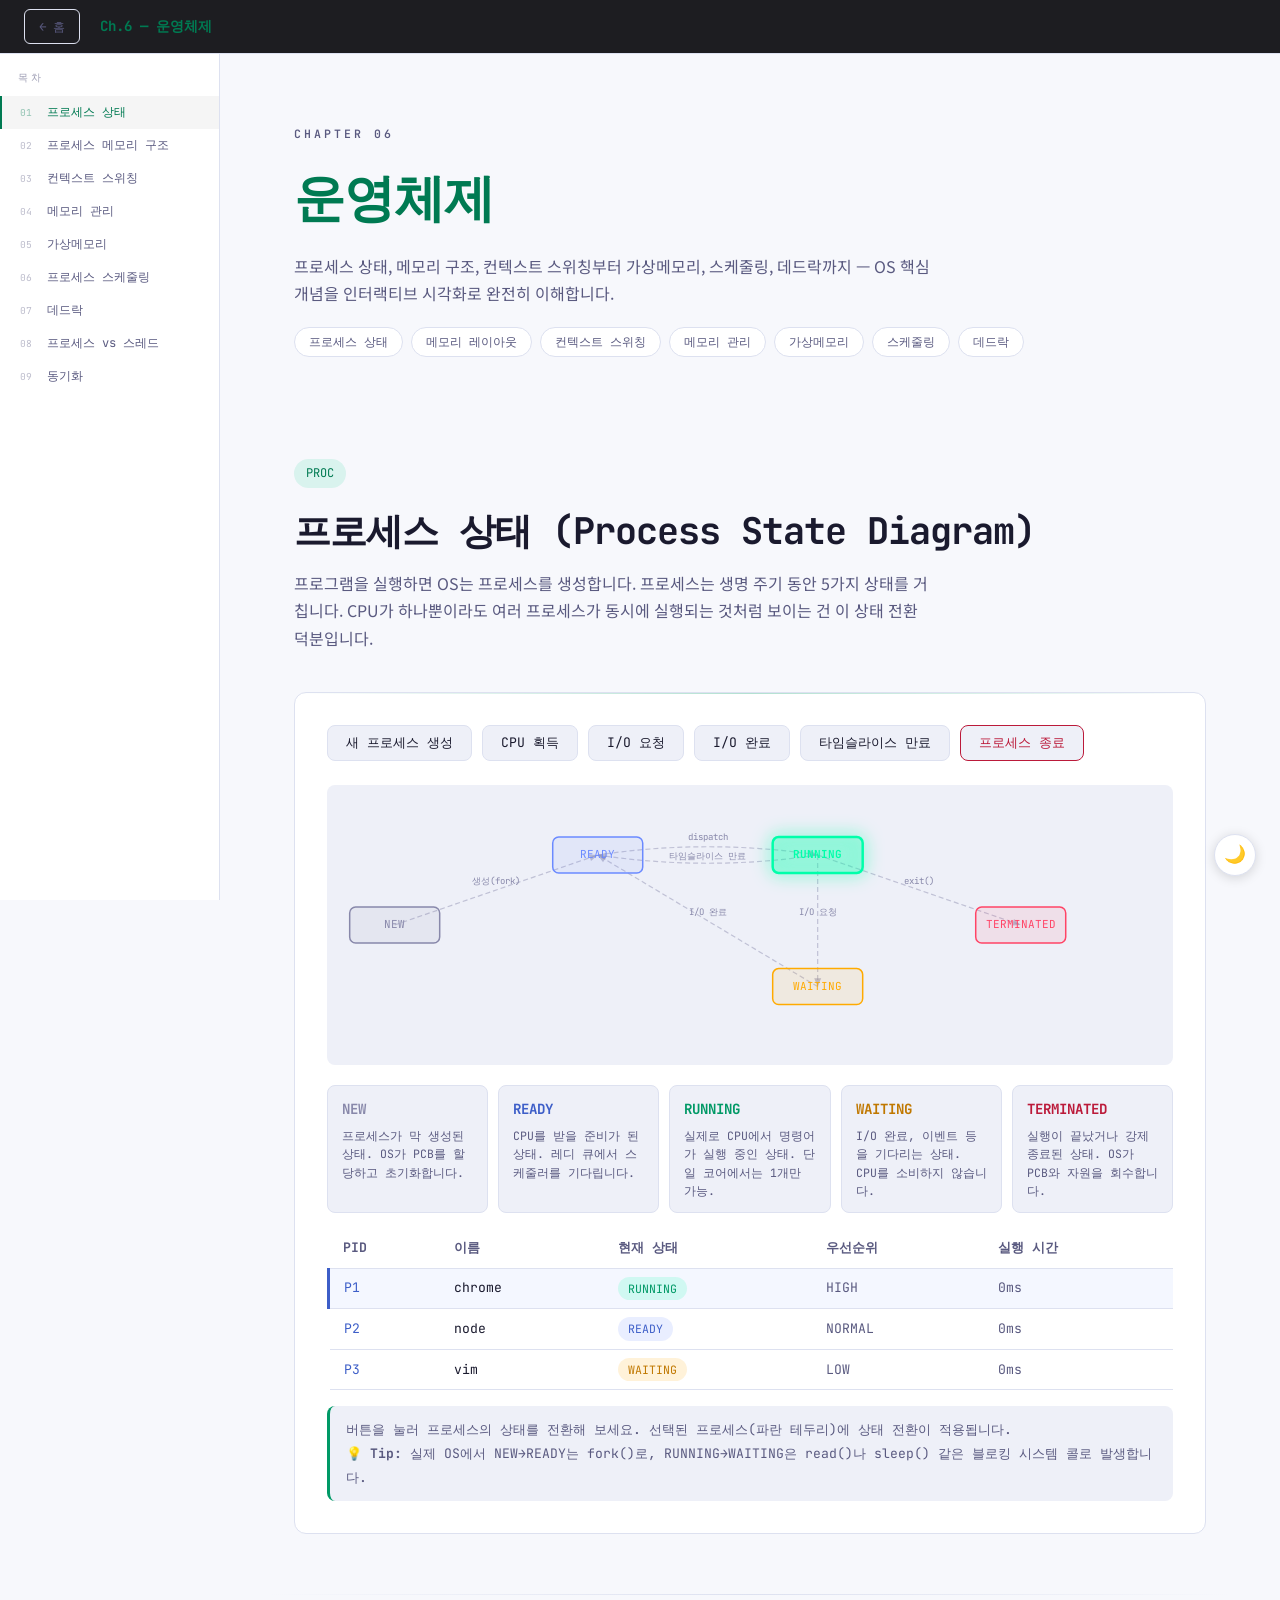
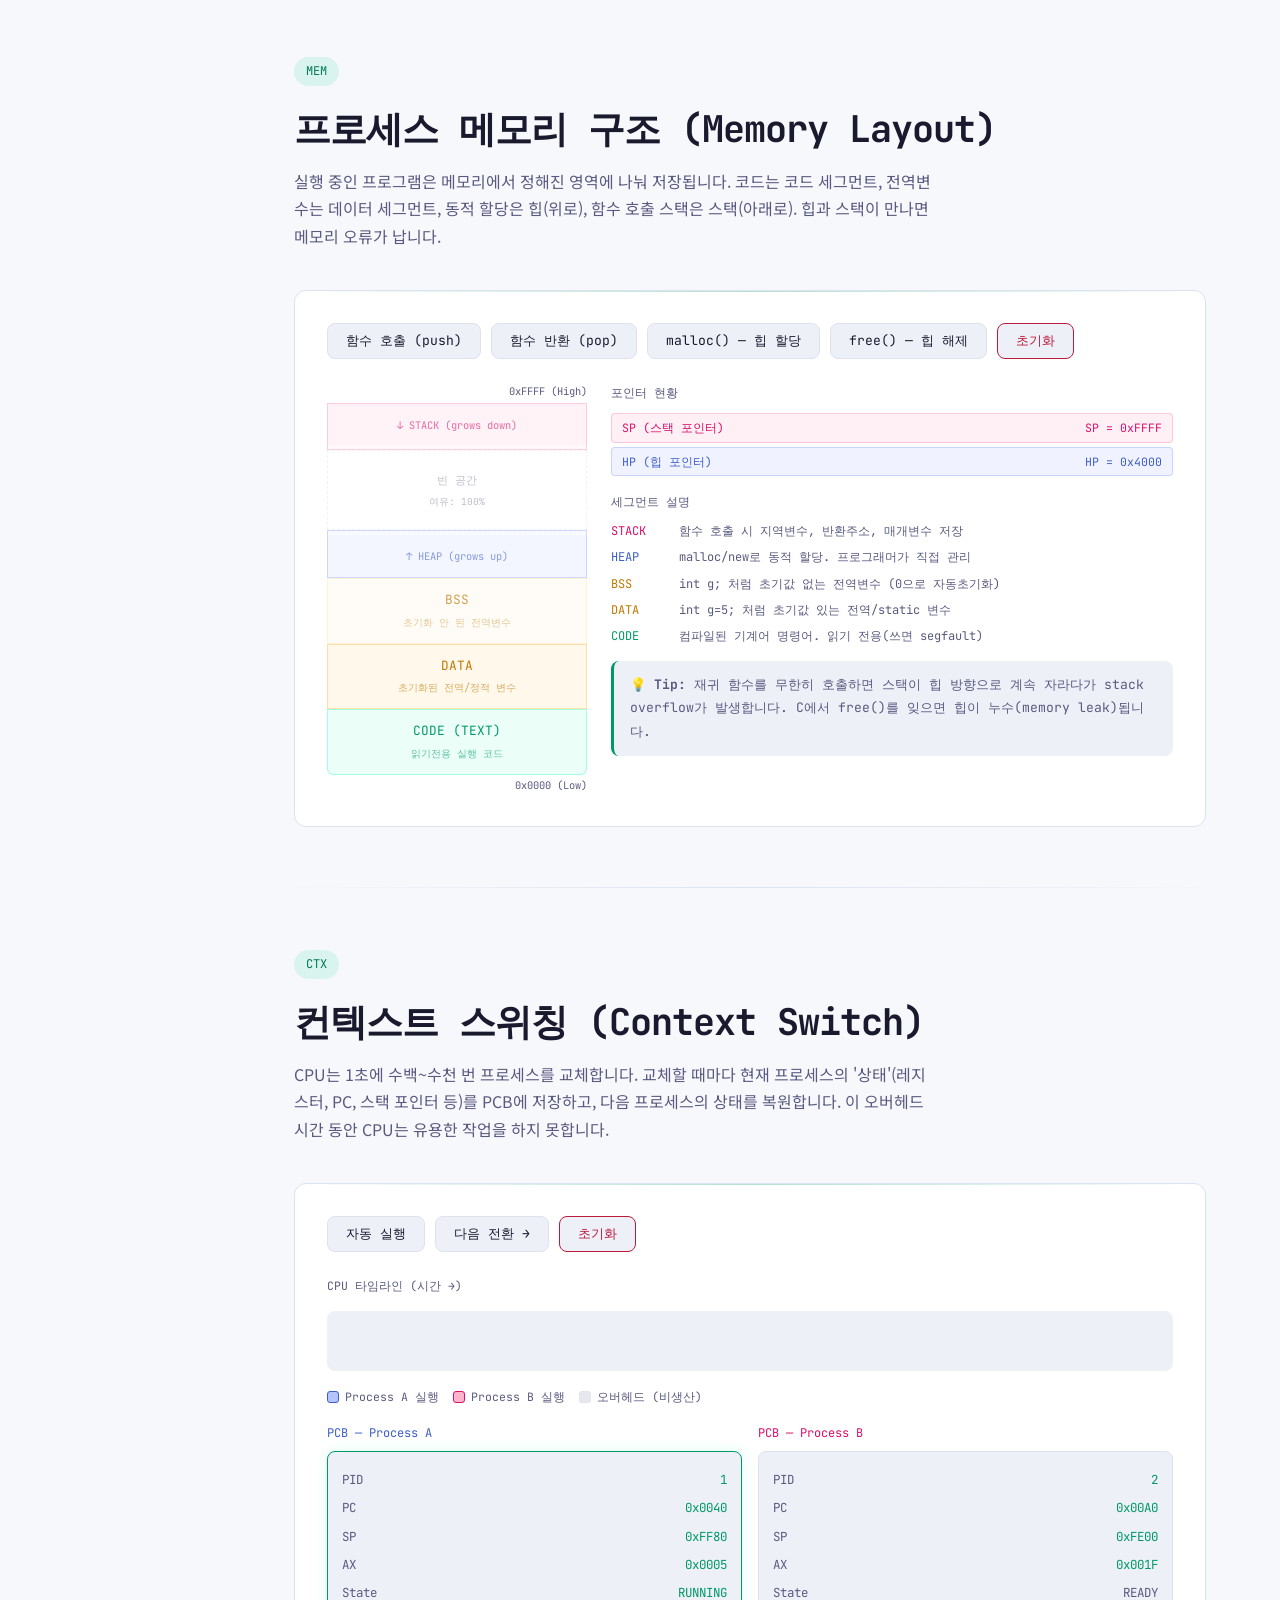
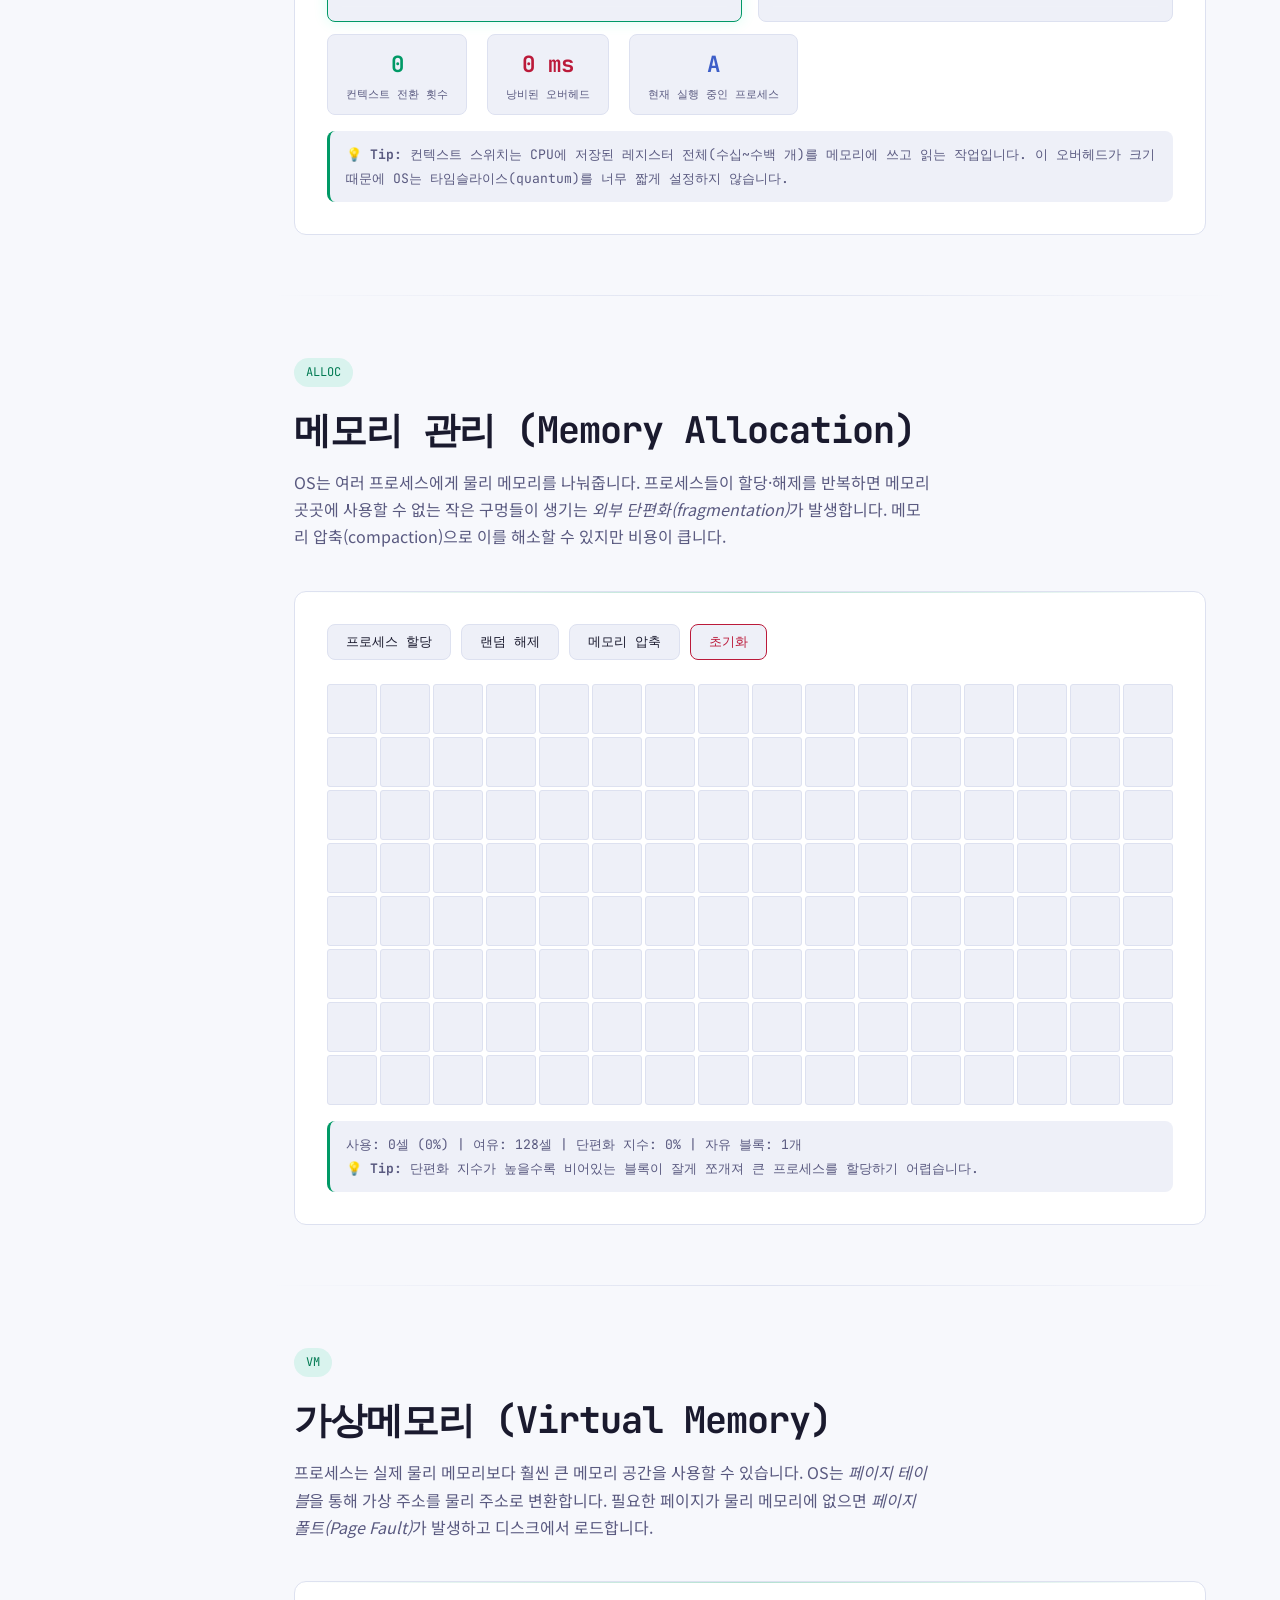
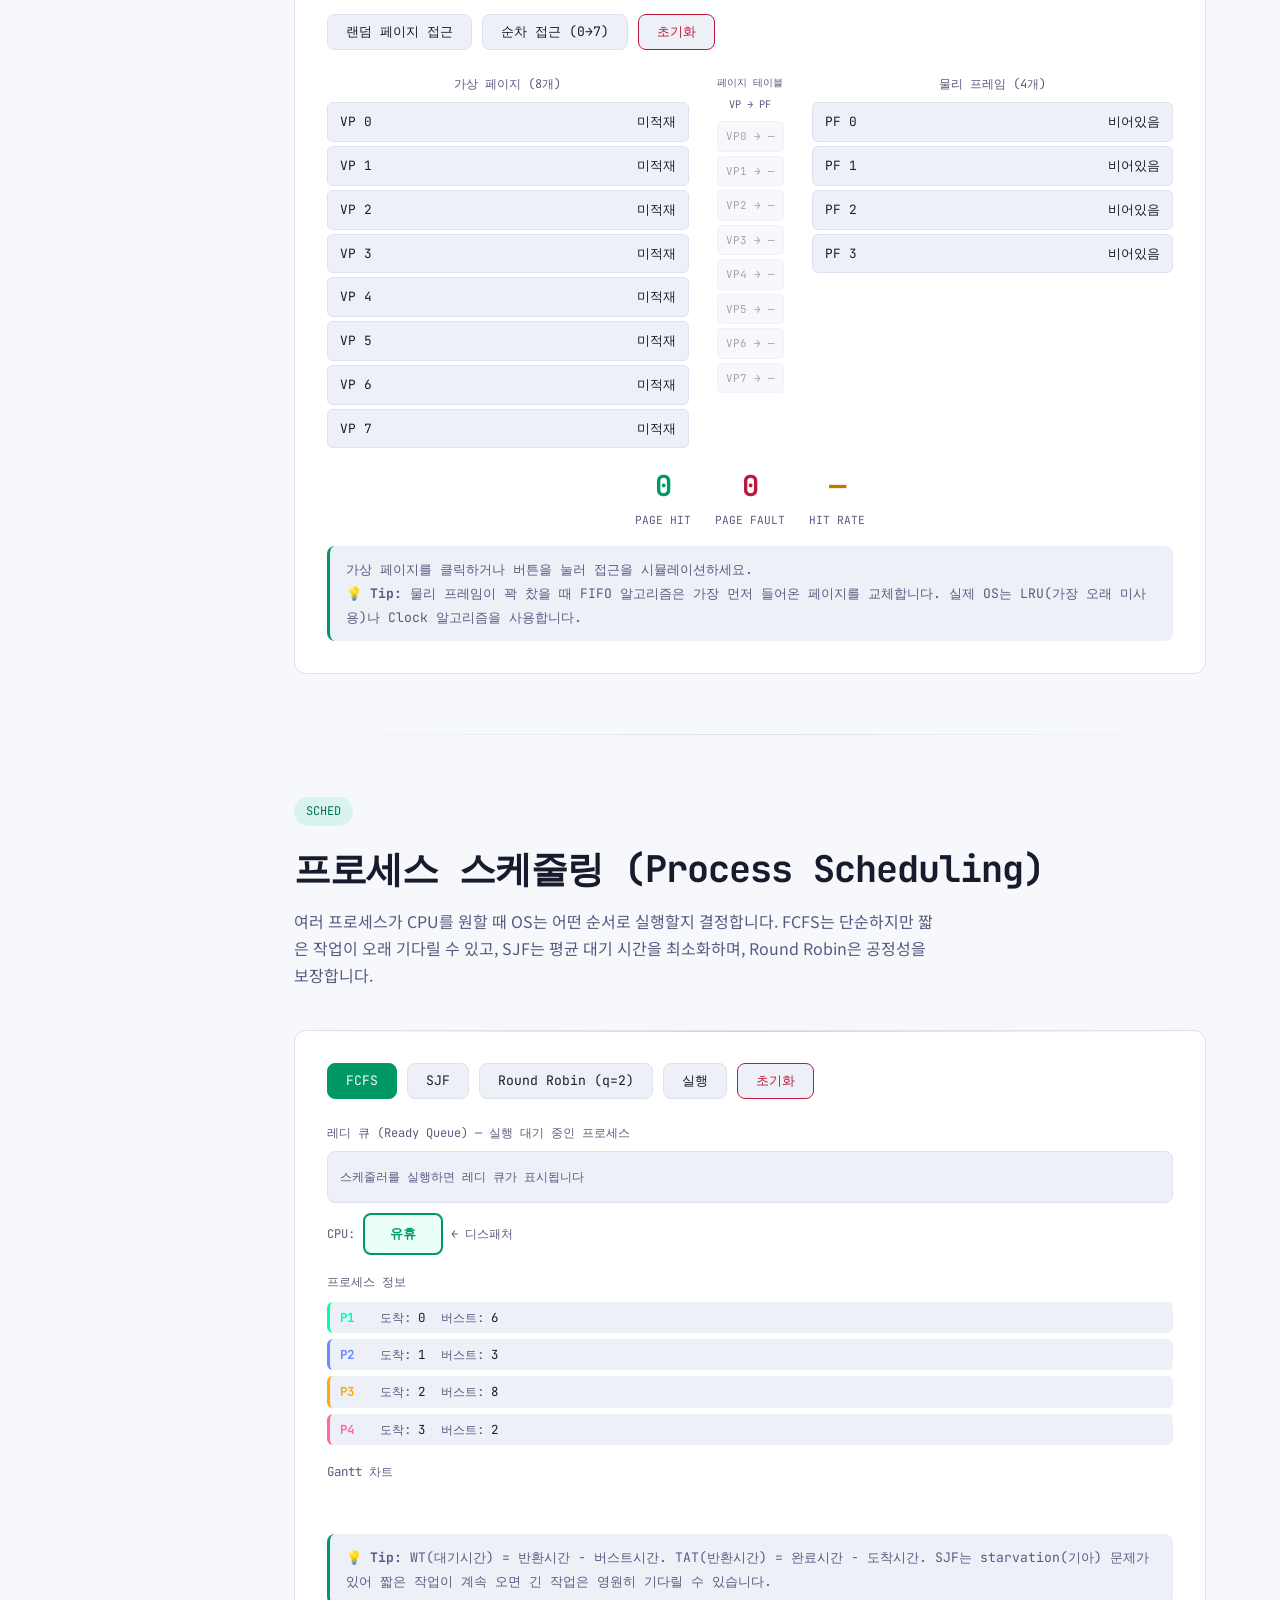
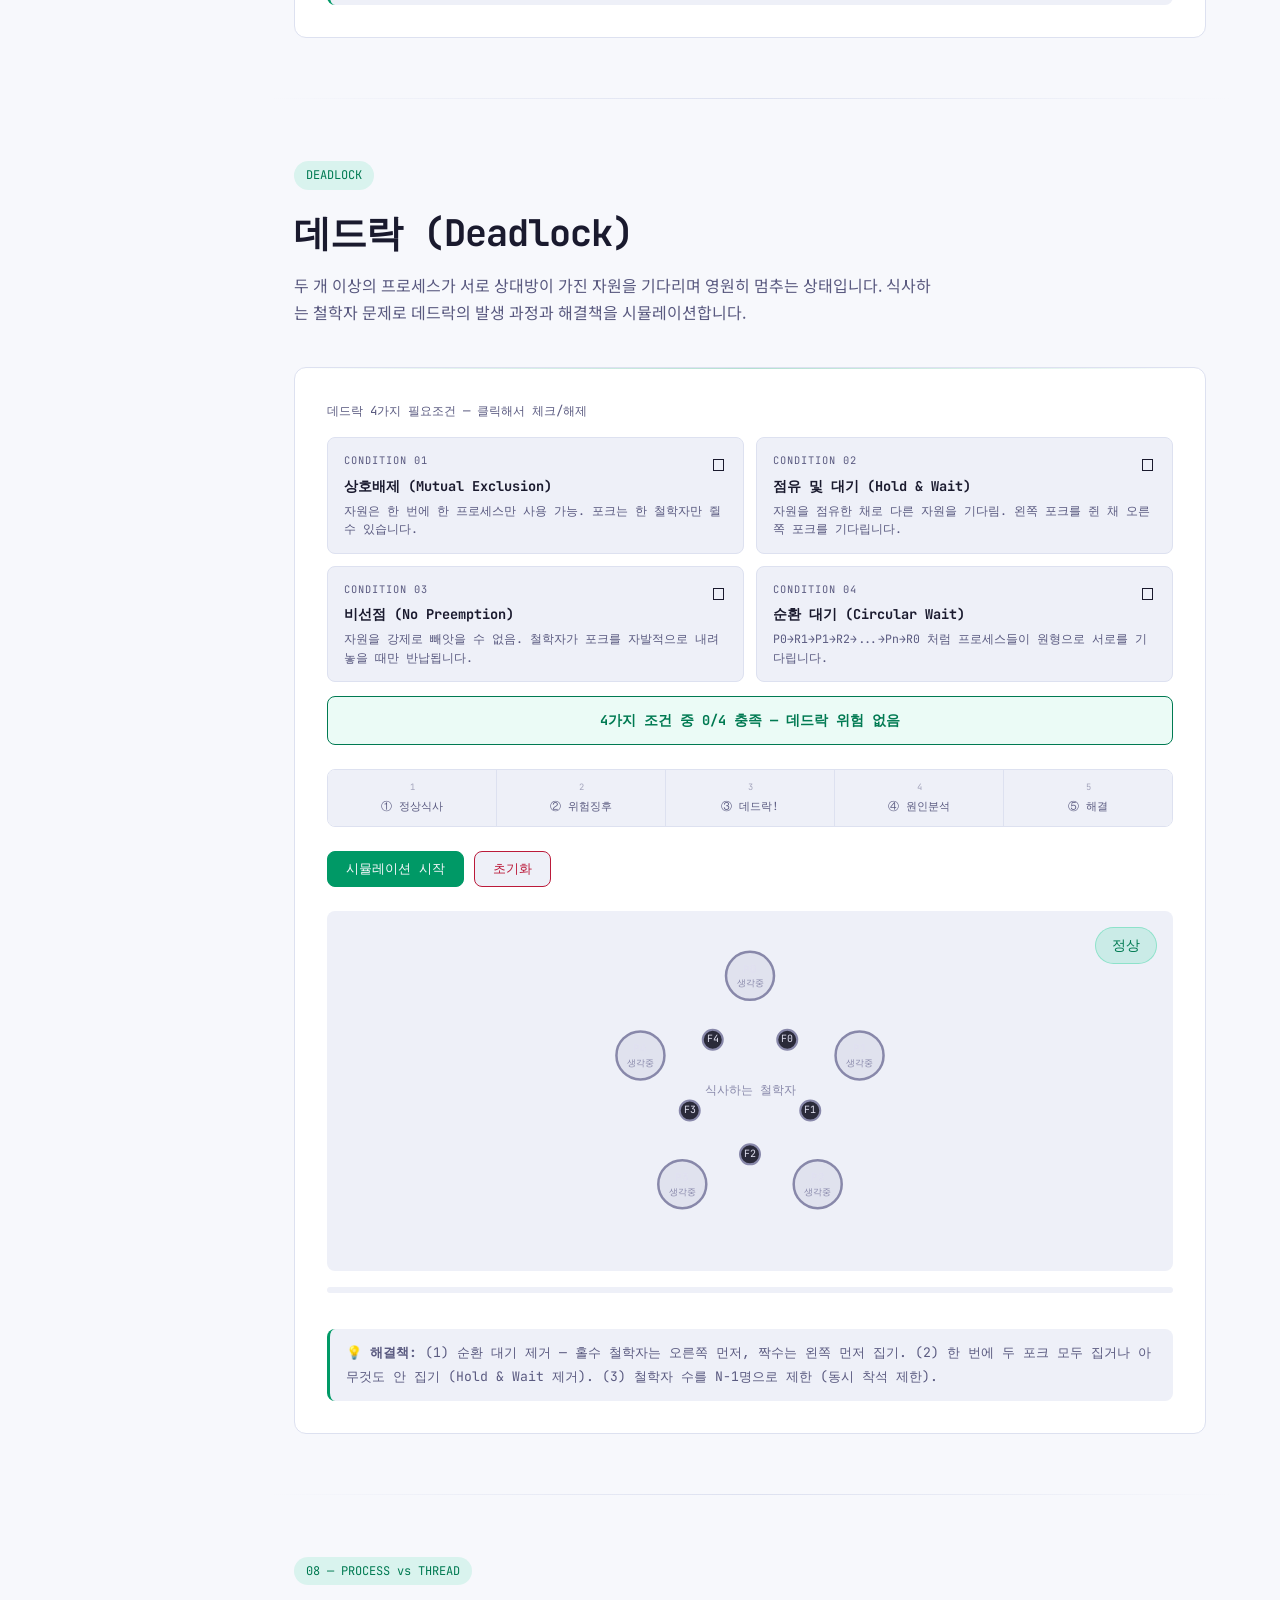
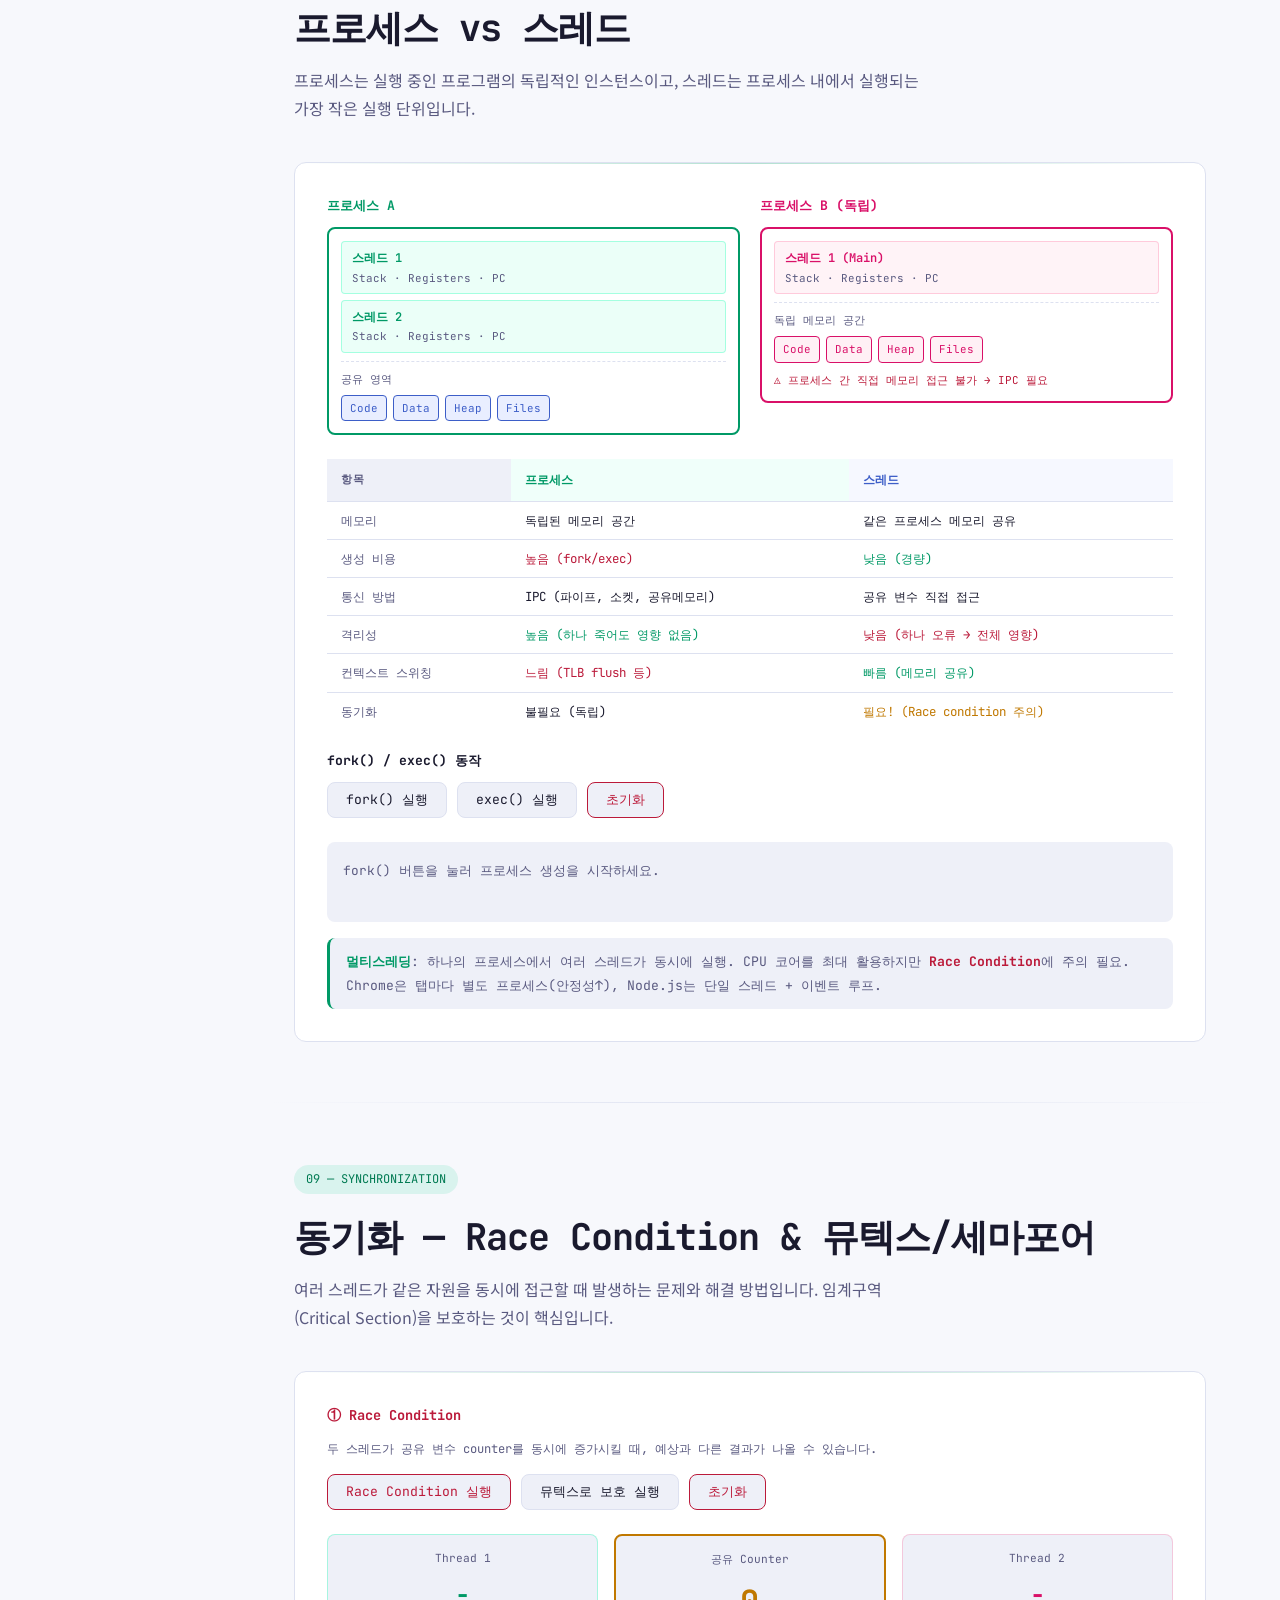
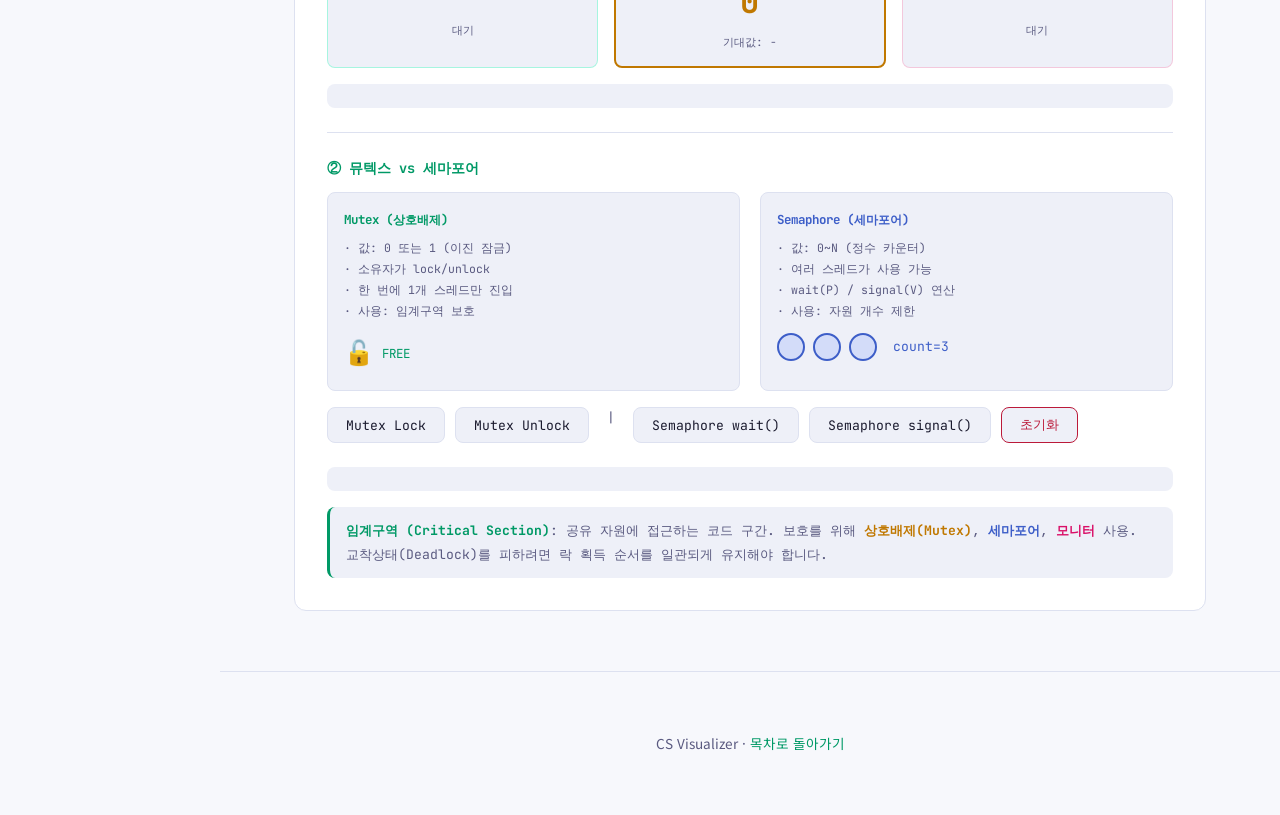
<file: ch6.html>
<!DOCTYPE html>
<html lang="ko">
<head>
<meta charset="UTF-8">
<meta name="viewport" content="width=device-width, initial-scale=1.0">
<title>Ch.6 운영체제 | CS Visualizer</title>
<link href="https://fonts.googleapis.com/css2?family=JetBrains+Mono:wght@300;400;500;600;700&family=Noto+Sans+KR:wght@300;400;500;700&display=swap" rel="stylesheet">
<link rel="stylesheet" href="style.css">
<style>
/* ── ch6-only styles ── */

/* PROCESS STATE DIAGRAM */
.state-diagram-wrap{position:relative;width:100%;background:var(--surface2);border-radius:8px;overflow:hidden;}
.proc-table{width:100%;border-collapse:collapse;font-family:'JetBrains Mono',monospace;font-size:0.82rem;margin-top:16px;}
.proc-table th,.proc-table td{padding:8px 14px;border-bottom:1px solid var(--border);text-align:left;}
.proc-table th{color:var(--text-dim);}
.state-badge{display:inline-block;padding:2px 10px;border-radius:100px;font-size:0.72rem;font-family:'JetBrains Mono',monospace;}
.state-cards{display:grid;grid-template-columns:repeat(5,1fr);gap:10px;margin-top:20px;}
.state-card{background:var(--surface2);border:1px solid var(--border);border-radius:8px;padding:12px 14px;font-family:'JetBrains Mono',monospace;font-size:0.75rem;transition:all 0.3s;}
.state-card .sc-name{font-size:0.88rem;font-weight:700;margin-bottom:5px;}
.state-card .sc-desc{color:var(--text-dim);line-height:1.6;font-size:0.72rem;}
.state-card.active-new{border-color:#8888aa;box-shadow:0 0 12px rgba(136,136,170,0.25);}
.state-card.active-ready{border-color:var(--accent3);box-shadow:0 0 12px rgba(107,138,255,0.25);}
.state-card.active-running{border-color:var(--accent);box-shadow:0 0 12px rgba(0,255,170,0.25);}
.state-card.active-waiting{border-color:var(--accent4);box-shadow:0 0 12px rgba(255,170,0,0.25);}
.state-card.active-terminated{border-color:var(--danger);box-shadow:0 0 12px rgba(255,68,102,0.25);}

/* MEMORY LAYOUT */
.mem-layout{display:flex;gap:24px;align-items:flex-start;flex-wrap:wrap;}
.mem-column{flex:1;min-width:200px;position:relative;}
.mem-addr-col{display:flex;flex-direction:column;justify-content:space-between;font-family:'JetBrains Mono',monospace;font-size:0.65rem;color:var(--text-dim);padding:4px 0;min-width:70px;align-self:stretch;}
.mem-segment{font-family:'JetBrains Mono',monospace;font-size:0.8rem;padding:10px 16px;border:1px solid var(--border);text-align:center;transition:all 0.3s;position:relative;}
.seg-code{background:rgba(0,255,170,0.08);border-color:rgba(0,255,170,0.3);color:var(--accent);}
.seg-data{background:rgba(255,170,0,0.08);border-color:rgba(255,170,0,0.3);color:var(--accent4);}
.seg-bss{background:rgba(255,170,0,0.04);border-color:rgba(255,170,0,0.2);color:var(--accent4);opacity:0.7;}
.seg-heap{background:rgba(107,138,255,0.08);border-color:rgba(107,138,255,0.3);color:var(--accent3);}
.seg-free{background:transparent;border:1px dashed var(--border);color:var(--text-dim);opacity:0.4;}
.seg-stack{background:rgba(255,107,157,0.08);border-color:rgba(255,107,157,0.3);color:var(--accent2);}
.stack-frame{background:rgba(255,107,157,0.15);border:1px solid rgba(255,107,157,0.4);border-radius:4px;padding:5px 10px;font-family:'JetBrains Mono',monospace;font-size:0.75rem;color:var(--accent2);margin-bottom:3px;animation:fadeIn 0.3s;}
.heap-block{background:rgba(107,138,255,0.15);border:1px solid rgba(107,138,255,0.4);border-radius:4px;padding:5px 10px;font-family:'JetBrains Mono',monospace;font-size:0.75rem;color:var(--accent3);margin-top:3px;animation:fadeIn 0.3s;}
.ptr-indicator{font-family:'JetBrains Mono',monospace;font-size:0.72rem;padding:4px 10px;border-radius:4px;margin:4px 0;display:flex;justify-content:space-between;}
.ptr-sp{background:rgba(255,107,157,0.1);border:1px solid rgba(255,107,157,0.3);color:var(--accent2);}
.ptr-hp{background:rgba(107,138,255,0.1);border:1px solid rgba(107,138,255,0.3);color:var(--accent3);}
.mem-warn{background:rgba(255,68,102,0.1);border:1px solid var(--danger);border-radius:6px;padding:8px 14px;font-family:'JetBrains Mono',monospace;font-size:0.78rem;color:var(--danger);margin-top:10px;display:none;}
.mem-info-panel{flex:1;min-width:200px;}

/* CONTEXT SWITCH */
.ctx-timeline{height:60px;background:var(--surface2);border-radius:8px;position:relative;overflow:hidden;margin:16px 0;}
.ctx-block{position:absolute;top:6px;bottom:6px;border-radius:4px;display:flex;align-items:center;justify-content:center;font-family:'JetBrains Mono',monospace;font-size:0.75rem;font-weight:700;transition:all 0.3s;}
.ctx-block-a{background:rgba(107,138,255,0.4);border:1px solid var(--accent3);color:var(--accent3);}
.ctx-block-b{background:rgba(255,107,157,0.4);border:1px solid var(--accent2);color:var(--accent2);}
.ctx-block-overhead{background:rgba(136,136,170,0.2);border:1px dashed var(--border);color:var(--text-dim);}
.pcb-card{background:var(--surface2);border:1px solid var(--border);border-radius:8px;padding:14px;font-family:'JetBrains Mono',monospace;font-size:0.78rem;transition:all 0.3s;}
.pcb-card.pcb-active{border-color:var(--accent);box-shadow:0 0 14px rgba(0,255,170,0.15);}
.pcb-card.pcb-saving{border-color:var(--accent4);box-shadow:0 0 14px rgba(255,170,0,0.15);animation:savePulse 0.4s;}
.pcb-card.pcb-loading{border-color:var(--success);box-shadow:0 0 14px rgba(0,204,136,0.15);animation:savePulse 0.4s;}
@keyframes savePulse{0%,100%{transform:scale(1)}50%{transform:scale(1.02)}}
.pcb-row{display:flex;justify-content:space-between;padding:3px 0;border-bottom:1px solid rgba(255,255,255,0.05);}
.pcb-key{color:var(--text-dim);}
.pcb-val{color:var(--accent);}
.ctx-counter-row{display:flex;gap:20px;flex-wrap:wrap;margin-top:12px;}
.ctx-counter{background:var(--surface2);border:1px solid var(--border);border-radius:8px;padding:10px 18px;font-family:'JetBrains Mono',monospace;font-size:0.78rem;text-align:center;}
.ctx-counter-val{font-size:1.4rem;font-weight:700;color:var(--accent);}
.ctx-counter-label{font-size:0.68rem;color:var(--text-dim);margin-top:2px;}
.ctx-pcb-row{display:grid;grid-template-columns:1fr 1fr;gap:16px;margin-top:16px;}
.ctx-timeline-label{font-family:'JetBrains Mono',monospace;font-size:0.72rem;color:var(--text-dim);margin-bottom:6px;}
.ctx-legend{display:flex;gap:14px;flex-wrap:wrap;margin-top:8px;}
.ctx-legend-item{display:flex;align-items:center;gap:6px;font-family:'JetBrains Mono',monospace;font-size:0.72rem;color:var(--text-dim);}
.ctx-legend-dot{width:12px;height:12px;border-radius:3px;}

/* READY QUEUE (scheduling) */
.rq-wrap{margin-top:16px;margin-bottom:16px;}
.rq-title{font-family:'JetBrains Mono',monospace;font-size:0.75rem;color:var(--text-dim);margin-bottom:8px;}
.rq-queue{display:flex;gap:6px;align-items:center;padding:10px 12px;background:var(--surface2);border:1px solid var(--border);border-radius:8px;min-height:52px;flex-wrap:wrap;}
.rq-proc{padding:6px 14px;border-radius:6px;font-family:'JetBrains Mono',monospace;font-size:0.8rem;font-weight:700;border:1px solid;animation:fadeIn 0.3s;transition:all 0.3s;}
.rq-arrow{font-family:'JetBrains Mono',monospace;font-size:1rem;color:var(--text-dim);}
.rq-cpu{display:flex;align-items:center;gap:8px;margin-top:8px;font-family:'JetBrains Mono',monospace;font-size:0.8rem;}
.rq-cpu-box{background:rgba(0,255,170,0.08);border:2px solid var(--accent);border-radius:8px;padding:8px 20px;color:var(--accent);font-weight:700;min-width:80px;text-align:center;transition:all 0.3s;}

/* DEADLOCK CONDITIONS */
.dl-conditions{display:grid;grid-template-columns:repeat(2,1fr);gap:12px;margin-top:16px;}
.dl-cond{background:var(--surface2);border:1px solid var(--border);border-radius:8px;padding:14px 16px;font-family:'JetBrains Mono',monospace;cursor:pointer;transition:all 0.3s;user-select:none;}
.dl-cond:hover{border-color:var(--accent3);}
.dl-cond.checked{border-color:var(--danger);background:rgba(255,68,102,0.06);}
.dl-cond .cond-num{font-size:0.65rem;color:var(--text-dim);margin-bottom:5px;letter-spacing:1px;}
.dl-cond .cond-name{font-size:0.85rem;font-weight:700;color:var(--text);margin-bottom:4px;}
.dl-cond.checked .cond-name{color:var(--danger);}
.dl-cond .cond-desc{font-size:0.72rem;color:var(--text-dim);line-height:1.6;}
.dl-cond .cond-check{float:right;font-size:1rem;transition:all 0.2s;}
.dl-cond.checked .cond-check{color:var(--danger);}
.dl-deadlock-indicator{margin-top:14px;padding:12px 18px;border-radius:8px;font-family:'JetBrains Mono',monospace;font-size:0.85rem;font-weight:700;text-align:center;transition:all 0.3s;}
.dl-deadlock-indicator.no{background:rgba(0,204,136,0.08);border:1px solid var(--success);color:var(--success);}
.dl-deadlock-indicator.yes{background:rgba(255,68,102,0.1);border:1px solid var(--danger);color:var(--danger);animation:pulse 1.5s infinite;}

/* GENERAL */
@keyframes fadeIn{from{opacity:0;transform:scale(0.9)}to{opacity:1;transform:scale(1)}}
@keyframes pulse{0%,100%{box-shadow:0 0 0 0 rgba(255,68,102,0.3)}50%{box-shadow:0 0 20px 4px rgba(255,68,102,0.2)}}
@media(max-width:640px){
  .state-cards{grid-template-columns:repeat(2,1fr);}
  .ctx-pcb-row{grid-template-columns:1fr;}
  .dl-conditions{grid-template-columns:1fr;}
  .mem-layout{flex-direction:column;}
}
</style>
</head>
<body class="page-body">
<nav class="page-nav">
  <a href="index.html" class="nav-back">← 홈</a>
  <div class="nav-chapter-title" style="color:var(--success)">Ch.6 — 운영체제</div>
  <div class="nav-sections">
    <a href="#procstate"   class="nav-sec-link">프로세스 상태</a>
    <a href="#memlayout"   class="nav-sec-link">메모리 구조</a>
    <a href="#context"     class="nav-sec-link">컨텍스트 스위칭</a>
    <a href="#memory"      class="nav-sec-link">메모리 관리</a>
    <a href="#virtualmem"  class="nav-sec-link">가상메모리</a>
    <a href="#scheduling"  class="nav-sec-link">스케줄링</a>
    <a href="#deadlock"    class="nav-sec-link">데드락</a>
    <a href="#thread"     class="nav-sec-link">프로세스 vs 스레드</a>
    <a href="#sync"       class="nav-sec-link">동기화</a>
  </div>
</nav>

<div class="chapter-banner cb6">
  <div class="ch-num">CHAPTER 06</div>
  <h2>운영체제</h2>
  <p class="ch-desc">프로세스 상태, 메모리 구조, 컨텍스트 스위칭부터 가상메모리, 스케줄링, 데드락까지 — OS 핵심 개념을 인터랙티브 시각화로 완전히 이해합니다.</p>
  <div class="ch-pills">
    <span>프로세스 상태</span><span>메모리 레이아웃</span><span>컨텍스트 스위칭</span>
    <span>메모리 관리</span><span>가상메모리</span><span>스케줄링</span><span>데드락</span>
  </div>
</div>

<!-- ═══════════════════════════════════════════════════════ -->
<!-- SECTION 1: 프로세스 상태 다이어그램 -->
<!-- ═══════════════════════════════════════════════════════ -->
<section id="procstate">
  <div class="section-header">
    <div class="tag tag-ch6">PROC</div>
    <h2>프로세스 상태 (Process State Diagram)</h2>
    <p>프로그램을 실행하면 OS는 프로세스를 생성합니다. 프로세스는 생명 주기 동안 5가지 상태를 거칩니다. CPU가 하나뿐이라도 여러 프로세스가 동시에 실행되는 것처럼 보이는 건 이 상태 전환 덕분입니다.</p>
  </div>
  <div class="viz-box">
    <div class="controls">
      <button class="btn" onclick="psSpawnProcess()">새 프로세스 생성</button>
      <button class="btn" onclick="psTransition('ready_to_run')">CPU 획득</button>
      <button class="btn" onclick="psTransition('io_request')">I/O 요청</button>
      <button class="btn" onclick="psTransition('io_done')">I/O 완료</button>
      <button class="btn" onclick="psTransition('timeslice')">타임슬라이스 만료</button>
      <button class="btn danger" onclick="psTransition('terminate')">프로세스 종료</button>
    </div>
    <div class="state-diagram-wrap">
      <canvas id="psCanvas" height="280"></canvas>
    </div>
    <div class="state-cards">
      <div class="state-card" id="sc-new">
        <div class="sc-name" style="color:#8888aa">NEW</div>
        <div class="sc-desc">프로세스가 막 생성된 상태. OS가 PCB를 할당하고 초기화합니다.</div>
      </div>
      <div class="state-card" id="sc-ready">
        <div class="sc-name" style="color:var(--accent3)">READY</div>
        <div class="sc-desc">CPU를 받을 준비가 된 상태. 레디 큐에서 스케줄러를 기다립니다.</div>
      </div>
      <div class="state-card" id="sc-running">
        <div class="sc-name" style="color:var(--accent)">RUNNING</div>
        <div class="sc-desc">실제로 CPU에서 명령어가 실행 중인 상태. 단일 코어에서는 1개만 가능.</div>
      </div>
      <div class="state-card" id="sc-waiting">
        <div class="sc-name" style="color:var(--accent4)">WAITING</div>
        <div class="sc-desc">I/O 완료, 이벤트 등을 기다리는 상태. CPU를 소비하지 않습니다.</div>
      </div>
      <div class="state-card" id="sc-terminated">
        <div class="sc-name" style="color:var(--danger)">TERMINATED</div>
        <div class="sc-desc">실행이 끝났거나 강제 종료된 상태. OS가 PCB와 자원을 회수합니다.</div>
      </div>
    </div>
    <table class="proc-table">
      <thead><tr><th>PID</th><th>이름</th><th>현재 상태</th><th>우선순위</th><th>실행 시간</th></tr></thead>
      <tbody id="psTableBody"></tbody>
    </table>
    <div class="info-text">버튼을 눌러 프로세스의 상태를 전환해 보세요. 선택된 프로세스(파란 테두리)에 상태 전환이 적용됩니다.<br>
    💡 <strong>Tip:</strong> 실제 OS에서 NEW→READY는 fork()로, RUNNING→WAITING은 read()나 sleep() 같은 블로킹 시스템 콜로 발생합니다.</div>
  </div>
</section>
<div class="section-divider"></div>

<!-- ═══════════════════════════════════════════════════════ -->
<!-- SECTION 2: 프로세스 메모리 구조 -->
<!-- ═══════════════════════════════════════════════════════ -->
<section id="memlayout">
  <div class="section-header">
    <div class="tag tag-ch6">MEM</div>
    <h2>프로세스 메모리 구조 (Memory Layout)</h2>
    <p>실행 중인 프로그램은 메모리에서 정해진 영역에 나눠 저장됩니다. 코드는 코드 세그먼트, 전역변수는 데이터 세그먼트, 동적 할당은 힙(위로), 함수 호출 스택은 스택(아래로). 힙과 스택이 만나면 메모리 오류가 납니다.</p>
  </div>
  <div class="viz-box">
    <div class="controls">
      <button class="btn" onclick="mlPushStack()">함수 호출 (push)</button>
      <button class="btn" onclick="mlPopStack()">함수 반환 (pop)</button>
      <button class="btn" onclick="mlMalloc()">malloc() — 힙 할당</button>
      <button class="btn" onclick="mlFree()">free() — 힙 해제</button>
      <button class="btn danger" onclick="mlReset()">초기화</button>
    </div>
    <div class="mem-layout">
      <!-- Memory column diagram -->
      <div class="mem-column" style="max-width:260px;">
        <div style="font-family:'JetBrains Mono',monospace;font-size:0.65rem;color:var(--text-dim);text-align:right;margin-bottom:2px;">0xFFFF (High)</div>

        <!-- Stack area: grows downward -->
        <div id="ml-stack-area">
          <div class="mem-segment seg-stack" style="min-height:30px;border-bottom:none;">
            <span style="font-size:0.65rem;opacity:0.6;">↓ STACK (grows down)</span>
          </div>
          <div id="ml-stack-frames" style="padding:0 8px 4px;background:rgba(255,107,157,0.04);border:1px solid rgba(255,107,157,0.3);border-top:none;"></div>
        </div>

        <!-- Free space -->
        <div class="mem-segment seg-free" id="ml-free-space" style="height:80px;display:flex;align-items:center;justify-content:center;flex-direction:column;gap:4px;">
          <span style="font-size:0.7rem;">빈 공간</span>
          <span style="font-size:0.6rem;" id="ml-gap-pct">—</span>
        </div>

        <!-- Heap area: grows upward -->
        <div id="ml-heap-area">
          <div id="ml-heap-blocks" style="padding:4px 8px 0;background:rgba(107,138,255,0.04);border:1px solid rgba(107,138,255,0.3);border-bottom:none;"></div>
          <div class="mem-segment seg-heap" style="min-height:30px;border-top:none;">
            <span style="font-size:0.65rem;opacity:0.6;">↑ HEAP (grows up)</span>
          </div>
        </div>

        <div class="mem-segment seg-bss">BSS<br><span style="font-size:0.65rem;opacity:0.6;">초기화 안 된 전역변수</span></div>
        <div class="mem-segment seg-data">DATA<br><span style="font-size:0.65rem;opacity:0.6;">초기화된 전역/정적 변수</span></div>
        <div class="mem-segment seg-code" style="border-radius:0 0 6px 6px;">CODE (TEXT)<br><span style="font-size:0.65rem;opacity:0.6;">읽기전용 실행 코드</span></div>
        <div style="font-family:'JetBrains Mono',monospace;font-size:0.65rem;color:var(--text-dim);text-align:right;margin-top:2px;">0x0000 (Low)</div>
      </div>

      <!-- Info panel -->
      <div class="mem-info-panel">
        <div style="font-family:'JetBrains Mono',monospace;font-size:0.75rem;color:var(--text-dim);margin-bottom:10px;">포인터 현황</div>
        <div class="ptr-indicator ptr-sp">
          <span>SP (스택 포인터)</span><span id="ml-sp-val">SP = 0xFFFF</span>
        </div>
        <div class="ptr-indicator ptr-hp">
          <span>HP (힙 포인터)</span><span id="ml-hp-val">HP = 0x4000</span>
        </div>
        <div class="mem-warn" id="ml-warn">스택과 힙이 충돌 위험! Stack Overflow 또는 Heap Overflow 가능성이 있습니다.</div>

        <div style="margin-top:16px;font-family:'JetBrains Mono',monospace;font-size:0.75rem;color:var(--text-dim);">세그먼트 설명</div>
        <div style="margin-top:8px;display:flex;flex-direction:column;gap:6px;font-family:'JetBrains Mono',monospace;font-size:0.75rem;">
          <div style="display:flex;gap:8px;align-items:baseline;"><span style="color:var(--accent2);min-width:60px;">STACK</span><span style="color:var(--text-dim);">함수 호출 시 지역변수, 반환주소, 매개변수 저장</span></div>
          <div style="display:flex;gap:8px;align-items:baseline;"><span style="color:var(--accent3);min-width:60px;">HEAP</span><span style="color:var(--text-dim);">malloc/new로 동적 할당. 프로그래머가 직접 관리</span></div>
          <div style="display:flex;gap:8px;align-items:baseline;"><span style="color:var(--accent4);min-width:60px;">BSS</span><span style="color:var(--text-dim);">int g; 처럼 초기값 없는 전역변수 (0으로 자동초기화)</span></div>
          <div style="display:flex;gap:8px;align-items:baseline;"><span style="color:var(--accent4);min-width:60px;">DATA</span><span style="color:var(--text-dim);">int g=5; 처럼 초기값 있는 전역/static 변수</span></div>
          <div style="display:flex;gap:8px;align-items:baseline;"><span style="color:var(--accent);min-width:60px;">CODE</span><span style="color:var(--text-dim);">컴파일된 기계어 명령어. 읽기 전용(쓰면 segfault)</span></div>
        </div>
        <div class="info-text" style="margin-top:14px;">
          💡 <strong>Tip:</strong> 재귀 함수를 무한히 호출하면 스택이 힙 방향으로 계속 자라다가 <code>stack overflow</code>가 발생합니다. C에서 free()를 잊으면 힙이 누수(memory leak)됩니다.
        </div>
      </div>
    </div>
  </div>
</section>
<div class="section-divider"></div>

<!-- ═══════════════════════════════════════════════════════ -->
<!-- SECTION 3: 컨텍스트 스위칭 -->
<!-- ═══════════════════════════════════════════════════════ -->
<section id="context">
  <div class="section-header">
    <div class="tag tag-ch6">CTX</div>
    <h2>컨텍스트 스위칭 (Context Switch)</h2>
    <p>CPU는 1초에 수백~수천 번 프로세스를 교체합니다. 교체할 때마다 현재 프로세스의 '상태'(레지스터, PC, 스택 포인터 등)를 PCB에 저장하고, 다음 프로세스의 상태를 복원합니다. 이 오버헤드 시간 동안 CPU는 유용한 작업을 하지 못합니다.</p>
  </div>
  <div class="viz-box">
    <div class="controls">
      <button class="btn" id="ctxAutoBtn" onclick="ctxAutoRun()">자동 실행</button>
      <button class="btn" id="ctxStepBtn" onclick="ctxStep()">다음 전환 →</button>
      <button class="btn danger" onclick="ctxReset()">초기화</button>
    </div>

    <div class="ctx-timeline-label">CPU 타임라인 (시간 →)</div>
    <div class="ctx-timeline" id="ctxTimeline"></div>
    <div class="ctx-legend">
      <div class="ctx-legend-item"><div class="ctx-legend-dot" style="background:rgba(107,138,255,0.5);border:1px solid var(--accent3);"></div>Process A 실행</div>
      <div class="ctx-legend-item"><div class="ctx-legend-dot" style="background:rgba(255,107,157,0.5);border:1px solid var(--accent2);"></div>Process B 실행</div>
      <div class="ctx-legend-item"><div class="ctx-legend-dot" style="background:rgba(136,136,170,0.2);border:1px dashed var(--border);"></div>오버헤드 (비생산)</div>
    </div>

    <div class="ctx-pcb-row">
      <div>
        <div style="font-family:'JetBrains Mono',monospace;font-size:0.75rem;color:var(--accent3);margin-bottom:8px;">PCB — Process A</div>
        <div class="pcb-card" id="pcbA">
          <div class="pcb-row"><span class="pcb-key">PID</span><span class="pcb-val" id="pcbA-pid">1</span></div>
          <div class="pcb-row"><span class="pcb-key">PC</span><span class="pcb-val" id="pcbA-pc">0x0040</span></div>
          <div class="pcb-row"><span class="pcb-key">SP</span><span class="pcb-val" id="pcbA-sp">0xFF80</span></div>
          <div class="pcb-row"><span class="pcb-key">AX</span><span class="pcb-val" id="pcbA-ax">0x0005</span></div>
          <div class="pcb-row"><span class="pcb-key">State</span><span class="pcb-val" id="pcbA-state" style="color:var(--accent);">RUNNING</span></div>
        </div>
      </div>
      <div>
        <div style="font-family:'JetBrains Mono',monospace;font-size:0.75rem;color:var(--accent2);margin-bottom:8px;">PCB — Process B</div>
        <div class="pcb-card" id="pcbB">
          <div class="pcb-row"><span class="pcb-key">PID</span><span class="pcb-val">2</span></div>
          <div class="pcb-row"><span class="pcb-key">PC</span><span class="pcb-val" id="pcbB-pc">0x00A0</span></div>
          <div class="pcb-row"><span class="pcb-key">SP</span><span class="pcb-val" id="pcbB-sp">0xFE00</span></div>
          <div class="pcb-row"><span class="pcb-key">AX</span><span class="pcb-val" id="pcbB-ax">0x001F</span></div>
          <div class="pcb-row"><span class="pcb-key">State</span><span class="pcb-val" id="pcbB-state" style="color:var(--text-dim);">READY</span></div>
        </div>
      </div>
    </div>

    <div class="ctx-counter-row">
      <div class="ctx-counter">
        <div class="ctx-counter-val" id="ctxCount">0</div>
        <div class="ctx-counter-label">컨텍스트 전환 횟수</div>
      </div>
      <div class="ctx-counter">
        <div class="ctx-counter-val" id="ctxOverhead" style="color:var(--danger);">0 ms</div>
        <div class="ctx-counter-label">낭비된 오버헤드</div>
      </div>
      <div class="ctx-counter">
        <div class="ctx-counter-val" id="ctxCurrent" style="color:var(--accent3);">A</div>
        <div class="ctx-counter-label">현재 실행 중인 프로세스</div>
      </div>
    </div>
    <div class="info-text">
      💡 <strong>Tip:</strong> 컨텍스트 스위치는 CPU에 저장된 레지스터 전체(수십~수백 개)를 메모리에 쓰고 읽는 작업입니다. 이 오버헤드가 크기 때문에 OS는 타임슬라이스(quantum)를 너무 짧게 설정하지 않습니다.
    </div>
  </div>
</section>
<div class="section-divider"></div>

<!-- ═══════════════════════════════════════════════════════ -->
<!-- SECTION 4: 메모리 관리 -->
<!-- ═══════════════════════════════════════════════════════ -->
<section id="memory">
  <div class="section-header">
    <div class="tag tag-ch6">ALLOC</div>
    <h2>메모리 관리 (Memory Allocation)</h2>
    <p>OS는 여러 프로세스에게 물리 메모리를 나눠줍니다. 프로세스들이 할당·해제를 반복하면 메모리 곳곳에 사용할 수 없는 작은 구멍들이 생기는 <em>외부 단편화(fragmentation)</em>가 발생합니다. 메모리 압축(compaction)으로 이를 해소할 수 있지만 비용이 큽니다.</p>
  </div>
  <div class="viz-box">
    <div class="controls">
      <button class="btn" onclick="memAlloc()">프로세스 할당</button>
      <button class="btn" onclick="memFree()">랜덤 해제</button>
      <button class="btn" onclick="memCompact()">메모리 압축</button>
      <button class="btn danger" onclick="memReset()">초기화</button>
    </div>
    <div id="memGrid" style="display:grid;grid-template-columns:repeat(16,1fr);gap:3px;"></div>
    <div class="info-text" id="memInfo">메모리 상태: 비어있음 | 단편화: 0%<br>
    💡 <strong>Tip:</strong> 단편화 지수가 높을수록 비어있는 블록이 잘게 쪼개져 큰 프로세스를 할당하기 어렵습니다. 압축은 실행 중인 프로세스를 이동시켜야 하므로 비용이 큽니다.</div>
  </div>
</section>
<div class="section-divider"></div>

<!-- ═══════════════════════════════════════════════════════ -->
<!-- SECTION 5: 가상메모리 -->
<!-- ═══════════════════════════════════════════════════════ -->
<section id="virtualmem">
  <div class="section-header">
    <div class="tag tag-ch6">VM</div>
    <h2>가상메모리 (Virtual Memory)</h2>
    <p>프로세스는 실제 물리 메모리보다 훨씬 큰 메모리 공간을 사용할 수 있습니다. OS는 <em>페이지 테이블</em>을 통해 가상 주소를 물리 주소로 변환합니다. 필요한 페이지가 물리 메모리에 없으면 <em>페이지 폴트(Page Fault)</em>가 발생하고 디스크에서 로드합니다.</p>
  </div>
  <div class="viz-box">
    <div class="controls">
      <button class="btn" onclick="vmAccessRandom()">랜덤 페이지 접근</button>
      <button class="btn" onclick="vmAccessSequential()">순차 접근 (0→7)</button>
      <button class="btn danger" onclick="vmReset()">초기화</button>
    </div>
    <div class="vm-layout">
      <div>
        <div class="vm-col-title">가상 페이지 (8개)</div>
        <div class="vm-pages" id="vmPages"></div>
      </div>
      <div>
        <div class="vm-pt-title">페이지 테이블</div>
        <div class="vm-pt" id="vmPageTable"></div>
      </div>
      <div>
        <div class="vm-col-title">물리 프레임 (4개)</div>
        <div class="vm-frames" id="vmFrames"></div>
      </div>
    </div>
    <div class="vm-stats">
      <div class="vm-stat hit-stat">
        <div class="vm-stat-val" id="vmHits">0</div>
        <div class="vm-stat-label">PAGE HIT</div>
      </div>
      <div class="vm-stat fault-stat">
        <div class="vm-stat-val" id="vmFaults">0</div>
        <div class="vm-stat-label">PAGE FAULT</div>
      </div>
      <div class="vm-stat" style="text-align:center;">
        <div class="vm-stat-val" id="vmHitRate" style="color:var(--accent4);">—</div>
        <div class="vm-stat-label">HIT RATE</div>
      </div>
    </div>
    <div class="info-text" id="vmInfo">가상 페이지를 클릭하거나 버튼을 눌러 접근을 시뮬레이션하세요.<br>
    💡 <strong>Tip:</strong> 물리 프레임이 꽉 찼을 때 FIFO 알고리즘은 가장 먼저 들어온 페이지를 교체합니다. 실제 OS는 LRU(가장 오래 미사용)나 Clock 알고리즘을 사용합니다.</div>
  </div>
</section>
<div class="section-divider"></div>

<!-- ═══════════════════════════════════════════════════════ -->
<!-- SECTION 6: 프로세스 스케줄링 -->
<!-- ═══════════════════════════════════════════════════════ -->
<section id="scheduling">
  <div class="section-header">
    <div class="tag tag-ch6">SCHED</div>
    <h2>프로세스 스케줄링 (Process Scheduling)</h2>
    <p>여러 프로세스가 CPU를 원할 때 OS는 어떤 순서로 실행할지 결정합니다. FCFS는 단순하지만 짧은 작업이 오래 기다릴 수 있고, SJF는 평균 대기 시간을 최소화하며, Round Robin은 공정성을 보장합니다.</p>
  </div>
  <div class="viz-box">
    <div class="controls">
      <button class="btn active" id="btnFCFS" onclick="setScheduler('fcfs',this)">FCFS</button>
      <button class="btn" id="btnSJF" onclick="setScheduler('sjf',this)">SJF</button>
      <button class="btn" id="btnRR" onclick="setScheduler('rr',this)">Round Robin (q=2)</button>
      <button class="btn" onclick="runScheduler()">실행</button>
      <button class="btn danger" onclick="resetScheduler()">초기화</button>
    </div>

    <!-- Ready Queue visualization -->
    <div class="rq-wrap">
      <div class="rq-title">레디 큐 (Ready Queue) — 실행 대기 중인 프로세스</div>
      <div class="rq-queue" id="rqQueue">
        <span style="font-family:'JetBrains Mono',monospace;font-size:0.75rem;color:var(--text-dim);">스케줄러를 실행하면 레디 큐가 표시됩니다</span>
      </div>
      <div class="rq-cpu" style="margin-top:10px;">
        <span style="font-family:'JetBrains Mono',monospace;font-size:0.75rem;color:var(--text-dim);">CPU:</span>
        <div class="rq-cpu-box" id="rqCpuBox">유휴</div>
        <span style="font-family:'JetBrains Mono',monospace;font-size:0.75rem;color:var(--text-dim);">← 디스패처</span>
      </div>
    </div>

    <div style="margin-bottom:16px;">
      <div style="font-family:'JetBrains Mono',monospace;font-size:0.78rem;color:var(--text-dim);margin-bottom:10px;">프로세스 정보</div>
      <div id="procTable" style="display:flex;flex-direction:column;gap:6px;"></div>
    </div>
    <div style="font-family:'JetBrains Mono',monospace;font-size:0.78rem;color:var(--text-dim);margin-bottom:8px;">Gantt 차트</div>
    <div class="process-timeline" id="ganttChart"></div>
    <div class="process-info" id="procStats"></div>
    <div class="info-text" style="margin-top:16px;">
      💡 <strong>Tip:</strong> WT(대기시간) = 반환시간 - 버스트시간. TAT(반환시간) = 완료시간 - 도착시간. SJF는 starvation(기아) 문제가 있어 짧은 작업이 계속 오면 긴 작업은 영원히 기다릴 수 있습니다.
    </div>
  </div>
</section>
<div class="section-divider"></div>

<!-- ═══════════════════════════════════════════════════════ -->
<!-- SECTION 7: 데드락 -->
<!-- ═══════════════════════════════════════════════════════ -->
<section id="deadlock">
  <div class="section-header">
    <div class="tag tag-ch6">DEADLOCK</div>
    <h2>데드락 (Deadlock)</h2>
    <p>두 개 이상의 프로세스가 서로 상대방이 가진 자원을 기다리며 영원히 멈추는 상태입니다. 식사하는 철학자 문제로 데드락의 발생 과정과 해결책을 시뮬레이션합니다.</p>
  </div>
  <div class="viz-box">

    <!-- 4 Conditions Checklist -->
    <div style="font-family:'JetBrains Mono',monospace;font-size:0.78rem;color:var(--text-dim);margin-bottom:10px;">데드락 4가지 필요조건 — 클릭해서 체크/해제</div>
    <div class="dl-conditions">
      <div class="dl-cond" id="cond0" onclick="dlToggleCond(0)">
        <span class="cond-check">☐</span>
        <div class="cond-num">CONDITION 01</div>
        <div class="cond-name">상호배제 (Mutual Exclusion)</div>
        <div class="cond-desc">자원은 한 번에 한 프로세스만 사용 가능. 포크는 한 철학자만 쥘 수 있습니다.</div>
      </div>
      <div class="dl-cond" id="cond1" onclick="dlToggleCond(1)">
        <span class="cond-check">☐</span>
        <div class="cond-num">CONDITION 02</div>
        <div class="cond-name">점유 및 대기 (Hold &amp; Wait)</div>
        <div class="cond-desc">자원을 점유한 채로 다른 자원을 기다림. 왼쪽 포크를 쥔 채 오른쪽 포크를 기다립니다.</div>
      </div>
      <div class="dl-cond" id="cond2" onclick="dlToggleCond(2)">
        <span class="cond-check">☐</span>
        <div class="cond-num">CONDITION 03</div>
        <div class="cond-name">비선점 (No Preemption)</div>
        <div class="cond-desc">자원을 강제로 빼앗을 수 없음. 철학자가 포크를 자발적으로 내려놓을 때만 반납됩니다.</div>
      </div>
      <div class="dl-cond" id="cond3" onclick="dlToggleCond(3)">
        <span class="cond-check">☐</span>
        <div class="cond-num">CONDITION 04</div>
        <div class="cond-name">순환 대기 (Circular Wait)</div>
        <div class="cond-desc">P0→R1→P1→R2→...→Pn→R0 처럼 프로세스들이 원형으로 서로를 기다립니다.</div>
      </div>
    </div>
    <div class="dl-deadlock-indicator no" id="dlCondIndicator">
      4가지 조건 중 0/4 충족 — 데드락 위험 없음
    </div>

    <div style="margin-top:24px;">
      <div class="dl-phase" id="dlPhaseBar"></div>
      <div class="controls">
        <button class="btn active" id="dlStartBtn" onclick="dlStart()">시뮬레이션 시작</button>
        <button class="btn danger" onclick="dlReset()">초기화</button>
      </div>
      <div class="deadlock-canvas-wrap">
        <canvas id="dlCanvas" height="360"></canvas>
        <div class="deadlock-status safe" id="dlStatus">정상</div>
      </div>
      <div class="dl-progress-wrap"><div class="dl-progress" id="dlProgress"></div></div>
      <div class="narration-log" id="narrationLog"></div>
    </div>
    <div class="info-text" style="margin-top:16px;">
      💡 <strong>해결책:</strong> (1) 순환 대기 제거 — 홀수 철학자는 오른쪽 먼저, 짝수는 왼쪽 먼저 집기. (2) 한 번에 두 포크 모두 집거나 아무것도 안 집기 (Hold &amp; Wait 제거). (3) 철학자 수를 N-1명으로 제한 (동시 착석 제한).
    </div>
  </div>
</section>

<div class="section-divider"></div>

<!-- SECTION 8: 프로세스 vs 스레드 -->
<section id="thread">
  <div class="section-header">
    <div class="tag tag-ch6">08 — PROCESS vs THREAD</div>
    <h2>프로세스 vs 스레드</h2>
    <p>프로세스는 실행 중인 프로그램의 독립적인 인스턴스이고, 스레드는 프로세스 내에서 실행되는 가장 작은 실행 단위입니다.</p>
  </div>
  <div class="viz-box">
    <!-- 메모리 구조 비교 다이어그램 -->
    <div style="display:grid;grid-template-columns:1fr 1fr;gap:20px;margin-bottom:24px;">
      <!-- 프로세스 -->
      <div>
        <div style="font-family:'JetBrains Mono',monospace;font-size:0.82rem;font-weight:700;color:var(--accent);margin-bottom:10px;">프로세스 A</div>
        <div style="border:2px solid var(--accent);border-radius:8px;padding:12px;font-family:'JetBrains Mono',monospace;font-size:0.75rem;">
          <div style="background:rgba(0,255,170,0.08);border:1px solid rgba(0,255,170,0.3);border-radius:4px;padding:6px 10px;margin-bottom:6px;">
            <div style="color:var(--accent);font-weight:600;">스레드 1</div>
            <div style="color:var(--text-dim);font-size:0.68rem;">Stack · Registers · PC</div>
          </div>
          <div style="background:rgba(0,255,170,0.08);border:1px solid rgba(0,255,170,0.3);border-radius:4px;padding:6px 10px;margin-bottom:6px;">
            <div style="color:var(--accent);font-weight:600;">스레드 2</div>
            <div style="color:var(--text-dim);font-size:0.68rem;">Stack · Registers · PC</div>
          </div>
          <div style="border-top:1px dashed var(--border);margin:8px 0;"></div>
          <div style="color:var(--text-dim);font-size:0.7rem;">공유 영역</div>
          <div style="display:flex;gap:6px;flex-wrap:wrap;margin-top:6px;">
            <span style="background:rgba(107,138,255,0.15);border:1px solid var(--accent3);border-radius:4px;padding:3px 8px;color:var(--accent3);font-size:0.68rem;">Code</span>
            <span style="background:rgba(107,138,255,0.15);border:1px solid var(--accent3);border-radius:4px;padding:3px 8px;color:var(--accent3);font-size:0.68rem;">Data</span>
            <span style="background:rgba(107,138,255,0.15);border:1px solid var(--accent3);border-radius:4px;padding:3px 8px;color:var(--accent3);font-size:0.68rem;">Heap</span>
            <span style="background:rgba(107,138,255,0.15);border:1px solid var(--accent3);border-radius:4px;padding:3px 8px;color:var(--accent3);font-size:0.68rem;">Files</span>
          </div>
        </div>
      </div>
      <!-- 멀티 프로세스 -->
      <div>
        <div style="font-family:'JetBrains Mono',monospace;font-size:0.82rem;font-weight:700;color:var(--accent2);margin-bottom:10px;">프로세스 B (독립)</div>
        <div style="border:2px solid var(--accent2);border-radius:8px;padding:12px;font-family:'JetBrains Mono',monospace;font-size:0.75rem;">
          <div style="background:rgba(255,107,157,0.08);border:1px solid rgba(255,107,157,0.3);border-radius:4px;padding:6px 10px;margin-bottom:6px;">
            <div style="color:var(--accent2);font-weight:600;">스레드 1 (Main)</div>
            <div style="color:var(--text-dim);font-size:0.68rem;">Stack · Registers · PC</div>
          </div>
          <div style="border-top:1px dashed var(--border);margin:8px 0;"></div>
          <div style="color:var(--text-dim);font-size:0.7rem;">독립 메모리 공간</div>
          <div style="display:flex;gap:6px;flex-wrap:wrap;margin-top:6px;">
            <span style="background:rgba(255,107,157,0.1);border:1px solid var(--accent2);border-radius:4px;padding:3px 8px;color:var(--accent2);font-size:0.68rem;">Code</span>
            <span style="background:rgba(255,107,157,0.1);border:1px solid var(--accent2);border-radius:4px;padding:3px 8px;color:var(--accent2);font-size:0.68rem;">Data</span>
            <span style="background:rgba(255,107,157,0.1);border:1px solid var(--accent2);border-radius:4px;padding:3px 8px;color:var(--accent2);font-size:0.68rem;">Heap</span>
            <span style="background:rgba(255,107,157,0.1);border:1px solid var(--accent2);border-radius:4px;padding:3px 8px;color:var(--accent2);font-size:0.68rem;">Files</span>
          </div>
          <div style="margin-top:8px;font-size:0.68rem;color:var(--danger);">⚠ 프로세스 간 직접 메모리 접근 불가 → IPC 필요</div>
        </div>
      </div>
    </div>

    <!-- 비교 표 -->
    <table style="width:100%;border-collapse:collapse;font-family:'JetBrains Mono',monospace;font-size:0.78rem;margin-bottom:20px;">
      <tr>
        <th style="padding:10px 14px;background:var(--surface2);color:var(--text-dim);text-align:left;border-bottom:1px solid var(--border);font-size:0.7rem;letter-spacing:1px;">항목</th>
        <th style="padding:10px 14px;background:rgba(0,255,170,0.06);color:var(--accent);text-align:left;border-bottom:1px solid var(--border);">프로세스</th>
        <th style="padding:10px 14px;background:rgba(107,138,255,0.06);color:var(--accent3);text-align:left;border-bottom:1px solid var(--border);">스레드</th>
      </tr>
      <tr>
        <td style="padding:8px 14px;color:var(--text-dim);border-bottom:1px solid var(--border);">메모리</td>
        <td style="padding:8px 14px;color:var(--text);border-bottom:1px solid var(--border);">독립된 메모리 공간</td>
        <td style="padding:8px 14px;color:var(--text);border-bottom:1px solid var(--border);">같은 프로세스 메모리 공유</td>
      </tr>
      <tr>
        <td style="padding:8px 14px;color:var(--text-dim);border-bottom:1px solid var(--border);">생성 비용</td>
        <td style="padding:8px 14px;color:var(--danger);border-bottom:1px solid var(--border);">높음 (fork/exec)</td>
        <td style="padding:8px 14px;color:var(--accent);border-bottom:1px solid var(--border);">낮음 (경량)</td>
      </tr>
      <tr>
        <td style="padding:8px 14px;color:var(--text-dim);border-bottom:1px solid var(--border);">통신 방법</td>
        <td style="padding:8px 14px;color:var(--text);border-bottom:1px solid var(--border);">IPC (파이프, 소켓, 공유메모리)</td>
        <td style="padding:8px 14px;color:var(--text);border-bottom:1px solid var(--border);">공유 변수 직접 접근</td>
      </tr>
      <tr>
        <td style="padding:8px 14px;color:var(--text-dim);border-bottom:1px solid var(--border);">격리성</td>
        <td style="padding:8px 14px;color:var(--accent);border-bottom:1px solid var(--border);">높음 (하나 죽어도 영향 없음)</td>
        <td style="padding:8px 14px;color:var(--danger);border-bottom:1px solid var(--border);">낮음 (하나 오류 → 전체 영향)</td>
      </tr>
      <tr>
        <td style="padding:8px 14px;color:var(--text-dim);border-bottom:1px solid var(--border);">컨텍스트 스위칭</td>
        <td style="padding:8px 14px;color:var(--danger);border-bottom:1px solid var(--border);">느림 (TLB flush 등)</td>
        <td style="padding:8px 14px;color:var(--accent);border-bottom:1px solid var(--border);">빠름 (메모리 공유)</td>
      </tr>
      <tr>
        <td style="padding:8px 14px;color:var(--text-dim);">동기화</td>
        <td style="padding:8px 14px;color:var(--text);">불필요 (독립)</td>
        <td style="padding:8px 14px;color:var(--accent4);">필요! (Race condition 주의)</td>
      </tr>
    </table>

    <!-- fork/exec 시뮬레이션 -->
    <div style="font-family:'JetBrains Mono',monospace;font-size:0.82rem;font-weight:700;margin-bottom:10px;">fork() / exec() 동작</div>
    <div class="controls">
      <button class="btn" onclick="animFork()">fork() 실행</button>
      <button class="btn" onclick="animExec()">exec() 실행</button>
      <button class="btn danger" onclick="resetFork()">초기화</button>
    </div>
    <div id="forkViz" style="font-family:'JetBrains Mono',monospace;font-size:0.8rem;padding:16px;background:var(--surface2);border-radius:8px;min-height:80px;line-height:2;"></div>

    <div class="info-text" style="margin-top:16px;">
      <strong style="color:var(--accent)">멀티스레딩</strong>: 하나의 프로세스에서 여러 스레드가 동시에 실행. CPU 코어를 최대 활용하지만 <strong style="color:var(--danger)">Race Condition</strong>에 주의 필요. Chrome은 탭마다 별도 프로세스(안정성↑), Node.js는 단일 스레드 + 이벤트 루프.
    </div>
  </div>
</section>

<div class="section-divider"></div>

<!-- SECTION 9: 동기화 -->
<section id="sync">
  <div class="section-header">
    <div class="tag tag-ch6">09 — SYNCHRONIZATION</div>
    <h2>동기화 — Race Condition & 뮤텍스/세마포어</h2>
    <p>여러 스레드가 같은 자원을 동시에 접근할 때 발생하는 문제와 해결 방법입니다. 임계구역(Critical Section)을 보호하는 것이 핵심입니다.</p>
  </div>
  <div class="viz-box">
    <!-- Race Condition 시뮬레이션 -->
    <div style="font-family:'JetBrains Mono',monospace;font-size:0.85rem;font-weight:700;margin-bottom:12px;color:var(--danger)">① Race Condition</div>
    <div style="font-family:'JetBrains Mono',monospace;font-size:0.76rem;color:var(--text-dim);margin-bottom:14px;">
      두 스레드가 공유 변수 counter를 동시에 증가시킬 때, 예상과 다른 결과가 나올 수 있습니다.
    </div>
    <div class="controls">
      <button class="btn danger" onclick="runRace()">Race Condition 실행</button>
      <button class="btn" onclick="runSafe()">뮤텍스로 보호 실행</button>
      <button class="btn danger" onclick="resetRace()">초기화</button>
    </div>
    <div style="display:grid;grid-template-columns:1fr 1fr 1fr;gap:16px;margin:16px 0;">
      <div style="background:var(--surface2);border:1px solid rgba(0,255,170,0.3);border-radius:8px;padding:14px;text-align:center;font-family:'JetBrains Mono',monospace;">
        <div style="font-size:0.7rem;color:var(--text-dim);margin-bottom:6px;">Thread 1</div>
        <div id="t1Val" style="font-size:1.6rem;font-weight:700;color:var(--accent);">-</div>
        <div id="t1Status" style="font-size:0.7rem;color:var(--text-dim);margin-top:4px;">대기</div>
      </div>
      <div style="background:var(--surface2);border:2px solid var(--accent4);border-radius:8px;padding:14px;text-align:center;font-family:'JetBrains Mono',monospace;">
        <div style="font-size:0.7rem;color:var(--text-dim);margin-bottom:6px;">공유 Counter</div>
        <div id="counterVal" style="font-size:2rem;font-weight:700;color:var(--accent4);">0</div>
        <div id="counterExpect" style="font-size:0.7rem;color:var(--text-dim);margin-top:4px;">기대값: -</div>
      </div>
      <div style="background:var(--surface2);border:1px solid rgba(255,107,157,0.3);border-radius:8px;padding:14px;text-align:center;font-family:'JetBrains Mono',monospace;">
        <div style="font-size:0.7rem;color:var(--text-dim);margin-bottom:6px;">Thread 2</div>
        <div id="t2Val" style="font-size:1.6rem;font-weight:700;color:var(--accent2);">-</div>
        <div id="t2Status" style="font-size:0.7rem;color:var(--text-dim);margin-top:4px;">대기</div>
      </div>
    </div>
    <div id="raceLog" style="font-family:'JetBrains Mono',monospace;font-size:0.72rem;background:var(--surface2);border-radius:8px;padding:12px;max-height:140px;overflow-y:auto;color:var(--text-dim);line-height:1.9;"></div>

    <!-- Mutex / Semaphore -->
    <div style="border-top:1px solid var(--border);padding-top:24px;margin-top:24px;">
      <div style="font-family:'JetBrains Mono',monospace;font-size:0.85rem;font-weight:700;margin-bottom:12px;color:var(--accent)">② 뮤텍스 vs 세마포어</div>
      <div style="display:grid;grid-template-columns:1fr 1fr;gap:20px;margin-bottom:16px;">
        <div style="background:var(--surface2);border:1px solid var(--border);border-radius:8px;padding:16px;font-family:'JetBrains Mono',monospace;font-size:0.78rem;">
          <div style="color:var(--accent);font-weight:700;margin-bottom:8px;">Mutex (상호배제)</div>
          <div style="color:var(--text-dim);font-size:0.72rem;line-height:1.8;">
            · 값: 0 또는 1 (이진 잠금)<br>
            · 소유자가 lock/unlock<br>
            · 한 번에 1개 스레드만 진입<br>
            · 사용: 임계구역 보호<br>
          </div>
          <div id="mutexViz" style="margin-top:12px;display:flex;gap:8px;align-items:center;flex-wrap:wrap;"></div>
        </div>
        <div style="background:var(--surface2);border:1px solid var(--border);border-radius:8px;padding:16px;font-family:'JetBrains Mono',monospace;font-size:0.78rem;">
          <div style="color:var(--accent3);font-weight:700;margin-bottom:8px;">Semaphore (세마포어)</div>
          <div style="color:var(--text-dim);font-size:0.72rem;line-height:1.8;">
            · 값: 0~N (정수 카운터)<br>
            · 여러 스레드가 사용 가능<br>
            · wait(P) / signal(V) 연산<br>
            · 사용: 자원 개수 제한<br>
          </div>
          <div id="semViz" style="margin-top:12px;display:flex;gap:8px;align-items:center;flex-wrap:wrap;"></div>
        </div>
      </div>
      <div class="controls">
        <button class="btn" onclick="mutexLock()">Mutex Lock</button>
        <button class="btn" onclick="mutexUnlock()">Mutex Unlock</button>
        <span style="font-family:'JetBrains Mono',monospace;font-size:0.8rem;color:var(--text-dim);margin:0 8px;">|</span>
        <button class="btn" onclick="semWait()">Semaphore wait()</button>
        <button class="btn" onclick="semSignal()">Semaphore signal()</button>
        <button class="btn danger" onclick="resetSync()">초기화</button>
      </div>
      <div id="syncLog" style="font-family:'JetBrains Mono',monospace;font-size:0.72rem;background:var(--surface2);border-radius:8px;padding:12px;max-height:100px;overflow-y:auto;color:var(--text-dim);line-height:1.9;margin-top:12px;"></div>
    </div>

    <div class="info-text" style="margin-top:16px;">
      <strong style="color:var(--accent)">임계구역 (Critical Section)</strong>: 공유 자원에 접근하는 코드 구간. 보호를 위해 <strong style="color:var(--accent4)">상호배제(Mutex)</strong>, <strong style="color:var(--accent3)">세마포어</strong>, <strong style="color:var(--accent2)">모니터</strong> 사용.
      교착상태(Deadlock)를 피하려면 락 획득 순서를 일관되게 유지해야 합니다.
    </div>
  </div>
</section>

<footer>CS Visualizer · <a href="index.html" style="color:var(--accent);text-decoration:none;">목차로 돌아가기</a></footer>

<script>
/* ══════════════════════════════════════════════════════════
   HELPERS
══════════════════════════════════════════════════════════ */
function sl(ms) { return new Promise(r => setTimeout(r, ms)); }
function rnd(a, b) { return Math.floor(Math.random() * (b - a + 1)) + a; }
function hex(n) { return '0x' + n.toString(16).toUpperCase().padStart(4, '0'); }

/* ══════════════════════════════════════════════════════════
   SECTION 1: PROCESS STATE DIAGRAM
══════════════════════════════════════════════════════════ */
const PS_STATES = ['new','ready','running','waiting','terminated'];
const PS_COLORS = {
  new:        '#8888aa',
  ready:      'var(--accent3)',
  running:    'var(--accent)',
  waiting:    'var(--accent4)',
  terminated: 'var(--danger)'
};
const PS_BADGE_STYLES = {
  new:        'background:rgba(136,136,170,0.15);color:#8888aa;',
  ready:      'background:rgba(107,138,255,0.15);color:var(--accent3);',
  running:    'background:rgba(0,255,170,0.15);color:var(--accent);',
  waiting:    'background:rgba(255,170,0,0.15);color:var(--accent4);',
  terminated: 'background:rgba(255,68,102,0.15);color:var(--danger);'
};
const PS_LABELS = {
  new:'NEW', ready:'READY', running:'RUNNING', waiting:'WAITING', terminated:'TERMINATED'
};

let psProcs = [
  { pid: 'P1', name: 'chrome', state: 'running',  priority: 'HIGH',   time: 0 },
  { pid: 'P2', name: 'node',   state: 'ready',     priority: 'NORMAL', time: 0 },
  { pid: 'P3', name: 'vim',    state: 'waiting',   priority: 'LOW',    time: 0 },
];
let psSelected = 0;

const PS_NODE_POSITIONS = {
  new:        { x: 0.08, y: 0.5 },
  ready:      { x: 0.32, y: 0.25 },
  running:    { x: 0.58, y: 0.25 },
  waiting:    { x: 0.58, y: 0.72 },
  terminated: { x: 0.82, y: 0.5 },
};
const PS_EDGES = [
  { from:'new',     to:'ready',      label:'생성(fork)',        curve: 0 },
  { from:'ready',   to:'running',    label:'dispatch',          curve: -0.15 },
  { from:'running', to:'ready',      label:'타임슬라이스 만료', curve: -0.15 },
  { from:'running', to:'waiting',    label:'I/O 요청',          curve: 0 },
  { from:'waiting', to:'ready',      label:'I/O 완료',          curve: 0 },
  { from:'running', to:'terminated', label:'exit()',            curve: 0 },
];
let psCanvas, psCtx;
let psActiveEdge = null;

function psInit() {
  psCanvas = document.getElementById('psCanvas');
  psCtx = psCanvas.getContext('2d');
  psResize();
  window.addEventListener('resize', psResize);
  psRenderTable();
}

function psResize() {
  const wrap = psCanvas.parentElement;
  psCanvas.width = wrap.clientWidth;
  psCanvas.height = 280;
  psDrawDiagram();
}

function psDrawDiagram() {
  if (!psCtx) return;
  const w = psCanvas.width, h = psCanvas.height;
  psCtx.clearRect(0, 0, w, h);
  // draw edges
  PS_EDGES.forEach(e => {
    const fp = PS_NODE_POSITIONS[e.from];
    const tp = PS_NODE_POSITIONS[e.to];
    const fx = fp.x * w, fy = fp.y * h;
    const tx = tp.x * w, ty = tp.y * h;
    const isActive = psActiveEdge && psActiveEdge.from === e.from && psActiveEdge.to === e.to;
    psDrawArrow(fx, fy, tx, ty, e.curve, e.label, isActive);
  });
  // draw nodes
  PS_STATES.forEach(s => {
    const p = PS_NODE_POSITIONS[s];
    const x = p.x * w, y = p.y * h;
    const isCurrentState = psProcs[psSelected] && psProcs[psSelected].state === s;
    psDrawNode(x, y, PS_LABELS[s], s, isCurrentState);
  });
}

function psDrawNode(x, y, label, state, highlight) {
  const nw = 90, nh = 36;
  const colors = {
    new:'#8888aa', ready:'#6b8aff', running:'#00ffaa',
    waiting:'#ffaa00', terminated:'#ff4466'
  };
  const col = colors[state];
  psCtx.save();
  // shadow glow for active
  if (highlight) {
    psCtx.shadowColor = col;
    psCtx.shadowBlur = 18;
  }
  // box
  psCtx.beginPath();
  psCtx.roundRect(x - nw/2, y - nh/2, nw, nh, 6);
  psCtx.fillStyle = highlight ? col + '33' : col + '18';
  psCtx.strokeStyle = col;
  psCtx.lineWidth = highlight ? 2.5 : 1.5;
  psCtx.fill();
  psCtx.stroke();
  psCtx.shadowBlur = 0;
  // label
  psCtx.fillStyle = col;
  psCtx.font = (highlight ? 'bold ' : '') + '11px JetBrains Mono';
  psCtx.textAlign = 'center';
  psCtx.textBaseline = 'middle';
  psCtx.fillText(label, x, y);
  psCtx.restore();
}

function psDrawArrow(fx, fy, tx, ty, curve, label, isActive) {
  const mx = (fx + tx) / 2, my = (fy + ty) / 2;
  const dx = tx - fx, dy = ty - fy;
  const len = Math.sqrt(dx*dx + dy*dy);
  const cx = mx - dy * curve * 0.5, cy = my + dx * curve * 0.5;
  psCtx.save();
  psCtx.beginPath();
  psCtx.moveTo(fx, fy);
  psCtx.quadraticCurveTo(cx, cy, tx, ty);
  psCtx.strokeStyle = isActive ? '#00ffaa' : 'rgba(136,136,170,0.45)';
  psCtx.lineWidth = isActive ? 2.5 : 1.2;
  psCtx.setLineDash(isActive ? [] : [5, 3]);
  psCtx.stroke();
  psCtx.setLineDash([]);
  // arrowhead
  const angle = Math.atan2(ty - cy, tx - cx);
  psCtx.beginPath();
  psCtx.moveTo(tx, ty);
  psCtx.lineTo(tx - 9 * Math.cos(angle - 0.4), ty - 9 * Math.sin(angle - 0.4));
  psCtx.lineTo(tx - 9 * Math.cos(angle + 0.4), ty - 9 * Math.sin(angle + 0.4));
  psCtx.closePath();
  psCtx.fillStyle = isActive ? '#00ffaa' : 'rgba(136,136,170,0.5)';
  psCtx.fill();
  // label
  const lx = cx + (mx - cx) * 0.4, ly = cy + (my - cy) * 0.4;
  psCtx.font = '9px JetBrains Mono';
  psCtx.textAlign = 'center';
  psCtx.textBaseline = 'middle';
  psCtx.fillStyle = isActive ? '#00ffaa' : '#8888aa';
  psCtx.fillText(label, lx, ly - 8);
  psCtx.restore();
}

function psUpdateStateCards() {
  const state = psProcs[psSelected] ? psProcs[psSelected].state : null;
  PS_STATES.forEach(s => {
    const card = document.getElementById('sc-' + s);
    card.className = 'state-card' + (s === state ? ' active-' + s : '');
  });
}

function psRenderTable() {
  const tbody = document.getElementById('psTableBody');
  tbody.innerHTML = psProcs.map((p, i) => {
    const style = PS_BADGE_STYLES[p.state] || '';
    const rowStyle = i === psSelected
      ? 'background:rgba(107,138,255,0.07);border-left:3px solid var(--accent3);'
      : 'cursor:pointer;border-left:3px solid transparent;';
    return `<tr style="${rowStyle}" onclick="psSelectProc(${i})">
      <td style="font-family:'JetBrains Mono',monospace;color:var(--accent3);">${p.pid}</td>
      <td style="font-family:'JetBrains Mono',monospace;">${p.name}</td>
      <td><span class="state-badge" style="${style}">${PS_LABELS[p.state]}</span></td>
      <td style="font-family:'JetBrains Mono',monospace;color:var(--text-dim);">${p.priority}</td>
      <td style="font-family:'JetBrains Mono',monospace;color:var(--text-dim);">${p.time}ms</td>
    </tr>`;
  }).join('');
}

function psSelectProc(i) {
  psSelected = i;
  psRenderTable();
  psUpdateStateCards();
  psDrawDiagram();
}

function psSpawnProcess() {
  const names = ['bash','python','nginx','mysql','redis','java','go-bin','rust-app'];
  const priorities = ['HIGH','NORMAL','LOW'];
  const pid = 'P' + (psProcs.length + 1);
  psProcs.push({ pid, name: names[rnd(0,names.length-1)], state:'new', priority: priorities[rnd(0,2)], time: 0 });
  psSelected = psProcs.length - 1;
  psRenderTable();
  psUpdateStateCards();
  psDrawDiagram();
}

async function psTransition(type) {
  if (!psProcs[psSelected]) return;
  const p = psProcs[psSelected];
  const transitions = {
    ready_to_run:  { from:'ready',   to:'running' },
    io_request:    { from:'running', to:'waiting' },
    io_done:       { from:'waiting', to:'ready'   },
    timeslice:     { from:'running', to:'ready'   },
    terminate:     { from:'running', to:'terminated' },
  };
  const t = transitions[type];
  if (!t) return;
  if (p.state !== t.from) {
    // auto-fix state if possible
    if (type === 'ready_to_run' && p.state === 'new') {
      p.state = 'ready';
    } else {
      return;
    }
  }
  psActiveEdge = { from: t.from, to: t.to };
  psDrawDiagram();
  await sl(600);
  p.state = t.to;
  p.time += rnd(10, 150);
  psActiveEdge = null;
  psDrawDiagram();
  psRenderTable();
  psUpdateStateCards();
}

/* ══════════════════════════════════════════════════════════
   SECTION 2: MEMORY LAYOUT
══════════════════════════════════════════════════════════ */
let mlStackFrames = [];
let mlHeapBlocks  = [];
const ML_MAX_STACK = 6;
const ML_MAX_HEAP  = 5;

function mlUpdatePointers() {
  const sp = 0xFFFF - mlStackFrames.length * 0x180;
  const hp = 0x4000 + mlHeapBlocks.length * 0x200;
  document.getElementById('ml-sp-val').textContent = 'SP = ' + hex(sp);
  document.getElementById('ml-hp-val').textContent = 'HP = ' + hex(hp);
  const gap = sp - hp;
  const gapPct = Math.max(0, Math.round(gap / (0xFFFF - 0x4000) * 100));
  document.getElementById('ml-gap-pct').textContent = '여유: ' + gapPct + '%';
  const warn = document.getElementById('ml-warn');
  if (gapPct < 20) {
    warn.style.display = 'block';
  } else {
    warn.style.display = 'none';
  }
}

function mlRenderStack() {
  const el = document.getElementById('ml-stack-frames');
  el.innerHTML = mlStackFrames.slice().reverse().map(f =>
    `<div class="stack-frame">${f.name}() <span style="opacity:0.5;font-size:0.65rem;">ret=${hex(f.ret)} | local=${f.local}B</span></div>`
  ).join('');
}

function mlRenderHeap() {
  const el = document.getElementById('ml-heap-blocks');
  el.innerHTML = mlHeapBlocks.map(b =>
    `<div class="heap-block">${hex(b.addr)}: malloc(${b.size}B)</div>`
  ).join('');
}

function mlPushStack() {
  if (mlStackFrames.length >= ML_MAX_STACK) return;
  const fns = ['main','renderPage','processInput','fetchData','parseJSON','calcHash','sortItems'];
  const fn = fns[mlStackFrames.length % fns.length];
  mlStackFrames.push({ name: fn, ret: rnd(0x1000, 0x9FFF), local: rnd(8, 64) });
  mlRenderStack();
  mlUpdatePointers();
}

function mlPopStack() {
  if (mlStackFrames.length === 0) return;
  mlStackFrames.pop();
  mlRenderStack();
  mlUpdatePointers();
}

function mlMalloc() {
  if (mlHeapBlocks.length >= ML_MAX_HEAP) return;
  const sizes = [16, 32, 64, 128, 256, 512];
  const size = sizes[rnd(0, sizes.length-1)];
  const addr = 0x4000 + mlHeapBlocks.length * 0x200;
  mlHeapBlocks.push({ addr, size });
  mlRenderHeap();
  mlUpdatePointers();
}

function mlFree() {
  if (mlHeapBlocks.length === 0) return;
  mlHeapBlocks.pop();
  mlRenderHeap();
  mlUpdatePointers();
}

function mlReset() {
  mlStackFrames = [];
  mlHeapBlocks = [];
  mlRenderStack();
  mlRenderHeap();
  mlUpdatePointers();
}

mlUpdatePointers();

/* ══════════════════════════════════════════════════════════
   SECTION 3: CONTEXT SWITCH
══════════════════════════════════════════════════════════ */
let ctxTimeline = [];
let ctxCurrentProc = 'A';
let ctxSwitchCount = 0;
let ctxOverheadMs = 0;
let ctxAutoInterval = null;
let ctxTimePos = 0;  // current time position 0..100%
const CTX_SLICE_W = 15;  // % of timeline per slice
const CTX_OH_W    = 4;   // % for overhead block

const ctxPCBData = {
  A: { pc: [0x0040,0x0048,0x0050,0x0058,0x0060], sp: 0xFF80, ax: 5  },
  B: { pc: [0x00A0,0x00A8,0x00B0,0x00B8,0x00C0], sp: 0xFE00, ax: 31 },
};
let ctxPCBStep = { A: 0, B: 0 };

function ctxRenderTimeline() {
  const el = document.getElementById('ctxTimeline');
  el.innerHTML = '';
  ctxTimeline.forEach(block => {
    const div = document.createElement('div');
    div.className = 'ctx-block ' + block.cls;
    div.style.left  = block.left + '%';
    div.style.width = block.width + '%';
    div.textContent = block.label;
    el.appendChild(div);
  });
}

function ctxUpdatePCB(proc, phase) {
  // phase: 'active'|'saving'|'loading'|'idle'
  const card = document.getElementById('pcb' + proc);
  const stateEl = document.getElementById('pcb' + proc + '-state');
  card.className = 'pcb-card';
  if (phase === 'active') {
    card.classList.add('pcb-active');
    stateEl.textContent = 'RUNNING';
    stateEl.style.color = 'var(--accent)';
  } else if (phase === 'saving') {
    card.classList.add('pcb-saving');
    stateEl.textContent = 'SAVING...';
    stateEl.style.color = 'var(--accent4)';
  } else if (phase === 'loading') {
    card.classList.add('pcb-loading');
    stateEl.textContent = 'LOADING...';
    stateEl.style.color = 'var(--success)';
  } else {
    stateEl.textContent = 'READY';
    stateEl.style.color = 'var(--text-dim)';
  }
}

function ctxUpdatePCBVals(proc) {
  const d = ctxPCBData[proc];
  const step = ctxPCBStep[proc];
  document.getElementById('pcb' + proc + '-pc').textContent = hex(d.pc[step % d.pc.length]);
  document.getElementById('pcb' + proc + '-sp').textContent = hex(d.sp - step * 0x08);
  document.getElementById('pcb' + proc + '-ax').textContent = hex(d.ax + step * 3);
}

async function ctxStep() {
  const btnStep = document.getElementById('ctxStepBtn');
  btnStep.disabled = true;

  const fromProc = ctxCurrentProc;
  const toProc = fromProc === 'A' ? 'B' : 'A';

  if (ctxTimePos >= 96) {
    ctxTimeline = [];
    ctxTimePos = 0;
  }

  // Add running block for current
  ctxTimeline.push({
    cls: fromProc === 'A' ? 'ctx-block-a' : 'ctx-block-b',
    left: ctxTimePos,
    width: CTX_SLICE_W,
    label: 'Proc ' + fromProc
  });
  ctxTimePos += CTX_SLICE_W;
  ctxRenderTimeline();
  ctxUpdatePCB(fromProc, 'active');
  ctxUpdatePCB(toProc, 'idle');
  await sl(400);

  // Saving phase
  ctxUpdatePCB(fromProc, 'saving');
  ctxTimeline.push({
    cls: 'ctx-block-overhead',
    left: ctxTimePos,
    width: CTX_OH_W,
    label: 'CTX'
  });
  ctxTimePos += CTX_OH_W;
  ctxRenderTimeline();
  await sl(350);

  // Loading phase
  ctxPCBStep[fromProc]++;
  ctxUpdatePCBVals(fromProc);
  ctxUpdatePCB(toProc, 'loading');
  await sl(350);

  // Switch complete
  ctxCurrentProc = toProc;
  ctxSwitchCount++;
  ctxOverheadMs += 2;
  ctxPCBStep[toProc]++;
  ctxUpdatePCBVals(toProc);

  document.getElementById('ctxCount').textContent = ctxSwitchCount;
  document.getElementById('ctxOverhead').textContent = ctxOverheadMs + ' ms';
  document.getElementById('ctxCurrent').textContent = ctxCurrentProc;
  document.getElementById('ctxCurrent').style.color = ctxCurrentProc === 'A' ? 'var(--accent3)' : 'var(--accent2)';

  ctxUpdatePCB(toProc, 'active');
  ctxUpdatePCB(fromProc, 'idle');

  btnStep.disabled = false;
}

function ctxAutoRun() {
  const btn = document.getElementById('ctxAutoBtn');
  if (ctxAutoInterval) {
    clearInterval(ctxAutoInterval);
    ctxAutoInterval = null;
    btn.textContent = '자동 실행';
    btn.classList.remove('active');
    document.getElementById('ctxStepBtn').disabled = false;
  } else {
    btn.textContent = '자동 중지';
    btn.classList.add('active');
    document.getElementById('ctxStepBtn').disabled = true;
    ctxAutoInterval = setInterval(ctxStep, 1200);
  }
}

function ctxReset() {
  if (ctxAutoInterval) { clearInterval(ctxAutoInterval); ctxAutoInterval = null; }
  ctxTimeline = [];
  ctxCurrentProc = 'A';
  ctxSwitchCount = 0;
  ctxOverheadMs = 0;
  ctxTimePos = 0;
  ctxPCBStep = { A: 0, B: 0 };
  ctxRenderTimeline();
  ctxUpdatePCB('A', 'active');
  ctxUpdatePCB('B', 'idle');
  ctxUpdatePCBVals('A');
  ctxUpdatePCBVals('B');
  document.getElementById('ctxCount').textContent = '0';
  document.getElementById('ctxOverhead').textContent = '0 ms';
  document.getElementById('ctxCurrent').textContent = 'A';
  document.getElementById('ctxCurrent').style.color = 'var(--accent3)';
  const btn = document.getElementById('ctxAutoBtn');
  btn.textContent = '자동 실행';
  btn.classList.remove('active');
  document.getElementById('ctxStepBtn').disabled = false;
}

ctxReset();

/* ══════════════════════════════════════════════════════════
   SECTION 4: MEMORY MANAGEMENT
══════════════════════════════════════════════════════════ */
const MEM_SIZE = 128;
let memCells = new Array(MEM_SIZE).fill(null);
let procIdCounter = 1;
const procColors = {};

function getProcColor(id) {
  if (!procColors[id]) procColors[id] = `hsl(${(id * 67) % 360},70%,55%)`;
  return procColors[id];
}

function memAlloc() {
  const size = rnd(4, 16);
  let start = -1, len = 0;
  let chosen = null;
  for (let i = 0; i < MEM_SIZE; i++) {
    if (memCells[i] === null) {
      if (start === -1) start = i;
      len++;
      if (len >= size) { chosen = { start, len }; break; }
    } else { start = -1; len = 0; }
  }
  if (!chosen) { memUpdateInfo(); return; }
  const pid = procIdCounter++;
  for (let i = chosen.start; i < chosen.start + size; i++) memCells[i] = pid;
  memRender();
}

function memFree() {
  const pids = [...new Set(memCells.filter(x => x !== null))];
  if (!pids.length) return;
  const pid = pids[rnd(0, pids.length-1)];
  for (let i = 0; i < MEM_SIZE; i++) if (memCells[i] === pid) memCells[i] = null;
  memRender();
}

function memCompact() {
  const used = memCells.filter(x => x !== null);
  memCells = [...used, ...new Array(MEM_SIZE - used.length).fill(null)];
  memRender();
}

function memReset() {
  memCells.fill(null);
  procIdCounter = 1;
  Object.keys(procColors).forEach(k => delete procColors[k]);
  memRender();
}

function memUpdateInfo() {
  const used = memCells.filter(x => x !== null).length;
  const free = MEM_SIZE - used;
  let blocks = 0, inFree = false;
  for (let i = 0; i < MEM_SIZE; i++) {
    if (memCells[i] === null && !inFree) { blocks++; inFree = true; }
    else if (memCells[i] !== null) inFree = false;
  }
  const frag = free > 0 && blocks > 1 ? Math.round(((blocks - 1) / blocks) * 100) : 0;
  document.getElementById('memInfo').innerHTML =
    `사용: ${used}셀 (${Math.round(used/MEM_SIZE*100)}%) | 여유: ${free}셀 | 단편화 지수: ${frag}% | 자유 블록: ${blocks}개<br>
    💡 <strong>Tip:</strong> 단편화 지수가 높을수록 비어있는 블록이 잘게 쪼개져 큰 프로세스를 할당하기 어렵습니다.`;
}

function memRender() {
  const grid = document.getElementById('memGrid');
  grid.innerHTML = '';
  memCells.forEach((pid, i) => {
    const cell = document.createElement('div');
    cell.className = 'mem-cell' + (pid !== null ? ' allocated' : '');
    cell.style.backgroundColor = pid !== null ? getProcColor(pid) : '';
    cell.textContent = pid !== null ? `P${pid}` : '';
    cell.title = pid !== null ? `P${pid} @ ${i}` : `free @ ${i}`;
    grid.appendChild(cell);
  });
  memUpdateInfo();
}
memRender();

/* ══════════════════════════════════════════════════════════
   SECTION 5: VIRTUAL MEMORY
══════════════════════════════════════════════════════════ */
let vmHits = 0, vmFaults = 0;
const VM_PAGES = 8, VM_FRAMES = 4;
let vmFrameArr = [];
let vmFifoQueue = [];
let vmSeqIdx = 0;

function vmAccess(p) {
  const inFrame = vmFrameArr.includes(p);
  const pageEl = document.getElementById(`vm-page-${p}`);
  if (pageEl) { pageEl.classList.add('accessing'); setTimeout(() => pageEl.classList.remove('accessing'), 400); }

  if (inFrame) {
    vmHits++;
    const fi = vmFrameArr.indexOf(p);
    const fEl = document.getElementById(`vm-frame-${fi}`);
    if (fEl) { fEl.classList.add('hit'); setTimeout(() => { fEl.classList.remove('hit'); vmRender(); }, 500); }
    document.getElementById('vmInfo').innerHTML = `페이지 ${p} → <span style="color:var(--accent)">PAGE HIT!</span> 프레임 ${fi}에서 찾음<br>
    💡 <strong>Tip:</strong> 물리 프레임이 꽉 찼을 때 FIFO 알고리즘은 가장 먼저 들어온 페이지를 교체합니다.`;
  } else {
    vmFaults++;
    if (vmFrameArr.length < VM_FRAMES) {
      const slot = vmFrameArr.length;
      vmFrameArr.push(p);
      vmFifoQueue.push(p);
      const fEl = document.getElementById(`vm-frame-${slot}`);
      if (fEl) { fEl.classList.add('fault'); setTimeout(() => { fEl.classList.remove('fault'); vmRender(); }, 500); }
      document.getElementById('vmInfo').innerHTML = `페이지 ${p} → <span style="color:var(--danger)">PAGE FAULT!</span> 프레임 ${slot}에 적재 (빈 슬롯)`;
    } else {
      const evicted = vmFifoQueue.shift();
      const ei = vmFrameArr.indexOf(evicted);
      vmFrameArr[ei] = p;
      vmFifoQueue.push(p);
      const fEl = document.getElementById(`vm-frame-${ei}`);
      if (fEl) { fEl.classList.add('fault'); setTimeout(() => { fEl.classList.remove('fault'); vmRender(); }, 500); }
      document.getElementById('vmInfo').innerHTML = `페이지 ${p} → <span style="color:var(--danger)">PAGE FAULT!</span> 페이지 ${evicted} 교체 (FIFO 알고리즘)`;
    }
  }
  document.getElementById('vmHits').textContent   = vmHits;
  document.getElementById('vmFaults').textContent = vmFaults;
  const total = vmHits + vmFaults;
  document.getElementById('vmHitRate').textContent = total > 0 ? Math.round(vmHits/total*100) + '%' : '—';
  vmRender();
}

function vmAccessRandom()     { vmAccess(Math.floor(Math.random() * VM_PAGES)); }
function vmAccessSequential() { vmAccess(vmSeqIdx % VM_PAGES); vmSeqIdx++; }

function vmReset() {
  vmHits = 0; vmFaults = 0; vmSeqIdx = 0;
  vmFrameArr = []; vmFifoQueue = [];
  document.getElementById('vmHits').textContent   = '0';
  document.getElementById('vmFaults').textContent = '0';
  document.getElementById('vmHitRate').textContent = '—';
  document.getElementById('vmInfo').innerHTML = '가상 페이지를 클릭하거나 버튼을 눌러 접근을 시뮬레이션하세요.';
  vmRender();
}

function vmRender() {
  const pagesEl = document.getElementById('vmPages');
  const ptEl    = document.getElementById('vmPageTable');
  const framesEl= document.getElementById('vmFrames');

  pagesEl.innerHTML = '';
  for (let i = 0; i < VM_PAGES; i++) {
    const inMem = vmFrameArr.includes(i);
    const el = document.createElement('div');
    el.className = 'vm-page' + (inMem ? ' present' : '');
    el.id = `vm-page-${i}`;
    el.innerHTML = `<span>VP ${i}</span><span>${inMem ? '적재됨' : '미적재'}</span>`;
    el.onclick = () => vmAccess(i);
    pagesEl.appendChild(el);
  }

  ptEl.innerHTML = '<div class="vm-pt-title">VP → PF</div>';
  for (let i = 0; i < VM_PAGES; i++) {
    const fi = vmFrameArr.indexOf(i);
    const row = document.createElement('div');
    row.className = 'vm-pt-row' + (fi >= 0 ? ' mapped' : ' unmapped');
    row.textContent = fi >= 0 ? `VP${i} → PF${fi}` : `VP${i} → —`;
    ptEl.appendChild(row);
  }

  framesEl.innerHTML = '';
  for (let f = 0; f < VM_FRAMES; f++) {
    const page = vmFrameArr[f];
    const el = document.createElement('div');
    el.className = 'vm-frame' + (page !== undefined ? ' occupied' : '');
    el.id = `vm-frame-${f}`;
    el.innerHTML = `<span>PF ${f}</span><span>${page !== undefined ? `VP ${page}` : '비어있음'}</span>`;
    framesEl.appendChild(el);
  }
}
vmRender();

/* ══════════════════════════════════════════════════════════
   SECTION 6: SCHEDULING
══════════════════════════════════════════════════════════ */
let schedType = 'fcfs';
const processes = [
  { id:'P1', arrival:0, burst:6, color:'#00ffaa' },
  { id:'P2', arrival:1, burst:3, color:'#6b8aff' },
  { id:'P3', arrival:2, burst:8, color:'#ffaa00' },
  { id:'P4', arrival:3, burst:2, color:'#ff6b9d' },
];

function setScheduler(type, el) {
  schedType = type;
  ['btnFCFS','btnSJF','btnRR'].forEach(id => document.getElementById(id).classList.remove('active'));
  el.classList.add('active');
  resetScheduler();
}

function resetScheduler() {
  document.getElementById('ganttChart').innerHTML = '';
  document.getElementById('procStats').innerHTML = '';
  document.getElementById('rqQueue').innerHTML =
    '<span style="font-family:\'JetBrains Mono\',monospace;font-size:0.75rem;color:var(--text-dim);">스케줄러를 실행하면 레디 큐가 표시됩니다</span>';
  document.getElementById('rqCpuBox').textContent = '유휴';
  document.getElementById('rqCpuBox').style.borderColor = 'var(--accent)';
  document.getElementById('rqCpuBox').style.color = 'var(--accent)';
  renderProcTable();
}

function renderProcTable() {
  const tbl = document.getElementById('procTable');
  tbl.innerHTML = processes.map(p =>
    `<div style="display:flex;gap:16px;align-items:center;font-family:'JetBrains Mono',monospace;font-size:0.78rem;padding:5px 10px;background:var(--surface2);border-radius:6px;border-left:3px solid ${p.color}">
      <span style="color:${p.color};font-weight:700;width:24px">${p.id}</span>
      <span style="color:var(--text-dim)">도착: <span style="color:var(--text)">${p.arrival}</span></span>
      <span style="color:var(--text-dim)">버스트: <span style="color:var(--text)">${p.burst}</span></span>
    </div>`
  ).join('');
}

function runScheduler() {
  let schedule = [];
  if (schedType === 'fcfs')      schedule = runFCFS();
  else if (schedType === 'sjf')  schedule = runSJF();
  else                           schedule = runRR(2);
  renderReadyQueue(schedule);
  renderGantt(schedule);
}

function runFCFS() {
  const procs = [...processes].sort((a,b) => a.arrival - b.arrival);
  const result = [];
  let time = 0;
  procs.forEach(p => {
    if (time < p.arrival) time = p.arrival;
    result.push({ id:p.id, color:p.color, start:time, end:time+p.burst });
    time += p.burst;
  });
  return result;
}

function runSJF() {
  const procs = processes.map(p => ({...p}));
  const result = [];
  let time = 0, done = 0;
  while (done < procs.length) {
    const avail = procs.filter(p => p.arrival <= time && !p.done);
    if (!avail.length) { time++; continue; }
    avail.sort((a,b) => a.burst - b.burst);
    const p = avail[0];
    result.push({ id:p.id, color:p.color, start:time, end:time+p.burst });
    time += p.burst;
    p.done = true;
    done++;
  }
  return result;
}

function runRR(quantum) {
  const procs = processes.map(p => ({...p, remaining:p.burst}));
  const result = [];
  let time = 0;
  const queue = [];
  let idx = 0;
  const sorted = [...procs].sort((a,b) => a.arrival - b.arrival);
  while (true) {
    while (idx < sorted.length && sorted[idx].arrival <= time) { queue.push(sorted[idx]); idx++; }
    if (!queue.length) {
      if (idx < sorted.length) { time = sorted[idx].arrival; continue; }
      break;
    }
    const p = queue.shift();
    const slice = Math.min(quantum, p.remaining);
    result.push({ id:p.id, color:p.color, start:time, end:time+slice });
    time += slice;
    p.remaining -= slice;
    while (idx < sorted.length && sorted[idx].arrival <= time) { queue.push(sorted[idx]); idx++; }
    if (p.remaining > 0) queue.push(p);
  }
  return result;
}

function renderReadyQueue(schedule) {
  const qEl = document.getElementById('rqQueue');
  const cpuEl = document.getElementById('rqCpuBox');
  // Show processes ordered by first appearance
  const seen = [];
  const order = [];
  schedule.forEach(s => {
    if (!seen.includes(s.id)) { seen.push(s.id); order.push({ id: s.id, color: s.color }); }
  });
  qEl.innerHTML = order.map((p, i) => {
    const next = order[i+1];
    return `<div class="rq-proc" style="color:${p.color};border-color:${p.color};background:${p.color}22;">${p.id}</div>` +
      (next ? '<div class="rq-arrow">→</div>' : '');
  }).join('');
  cpuEl.textContent = order[0] ? order[0].id : '유휴';
  cpuEl.style.color = order[0] ? order[0].color : 'var(--accent)';
  cpuEl.style.borderColor = order[0] ? order[0].color : 'var(--accent)';
}

function renderGantt(schedule) {
  const chart = document.getElementById('ganttChart');
  chart.innerHTML = '';
  const totalTime = Math.max(...schedule.map(s => s.end));
  const pids = [...new Set(schedule.map(s => s.id))];
  const stats = {};
  processes.forEach(p => { stats[p.id] = { finish:0, turnaround:0, waiting:0, color:p.color }; });
  schedule.forEach(s => { if (s.end > stats[s.id].finish) stats[s.id].finish = s.end; });
  processes.forEach(p => {
    stats[p.id].turnaround = stats[p.id].finish - p.arrival;
    stats[p.id].waiting    = stats[p.id].turnaround - p.burst;
  });

  pids.forEach(pid => {
    const row   = document.createElement('div'); row.className = 'process-row';
    const label = document.createElement('div'); label.className = 'process-label';
    label.style.color = stats[pid].color; label.textContent = pid;
    const track = document.createElement('div'); track.className = 'process-track';
    schedule.filter(s => s.id === pid).forEach(s => {
      const block = document.createElement('div');
      block.className = 'process-block';
      block.style.left  = `${(s.start/totalTime)*100}%`;
      block.style.width = `${((s.end-s.start)/totalTime)*100}%`;
      block.style.backgroundColor = s.color;
      block.title = `${s.id}: ${s.start}→${s.end}`;
      block.textContent = `${s.start}-${s.end}`;
      track.appendChild(block);
    });
    row.appendChild(label); row.appendChild(track);
    chart.appendChild(row);
  });

  const statsEl = document.getElementById('procStats');
  statsEl.innerHTML = Object.entries(stats).map(([pid,s]) =>
    `<div class="process-stat">
      <div class="process-dot" style="background:${s.color}"></div>
      <span style="color:var(--text-dim)">${pid}: WT=<span style="color:var(--text)">${s.waiting}</span> TAT=<span style="color:var(--text)">${s.turnaround}</span></span>
    </div>`
  ).join('');
}

renderProcTable();

/* ══════════════════════════════════════════════════════════
   SECTION 7: DEADLOCK
══════════════════════════════════════════════════════════ */

// ── Condition checklist ──
let dlCondChecked = [false, false, false, false];

function dlToggleCond(i) {
  dlCondChecked[i] = !dlCondChecked[i];
  const el = document.getElementById('cond' + i);
  const checkEl = el.querySelector('.cond-check');
  if (dlCondChecked[i]) {
    el.classList.add('checked');
    checkEl.textContent = '☑';
  } else {
    el.classList.remove('checked');
    checkEl.textContent = '☐';
  }
  const count = dlCondChecked.filter(Boolean).length;
  const ind = document.getElementById('dlCondIndicator');
  if (count === 4) {
    ind.className = 'dl-deadlock-indicator yes';
    ind.textContent = '4/4 조건 충족 — 데드락 발생 가능! (필요조건이 모두 충족됨)';
  } else {
    ind.className = 'dl-deadlock-indicator no';
    ind.textContent = `4가지 조건 중 ${count}/4 충족 — 데드락 위험 없음`;
  }
}

// ── Philosopher simulation ──
const DL_PHASES = [
  { label:'① 정상식사', cls:'active-normal'  },
  { label:'② 위험징후', cls:'active-warning' },
  { label:'③ 데드락!',  cls:'active-danger'  },
  { label:'④ 원인분석', cls:'active-resolve' },
  { label:'⑤ 해결',    cls:'active-done'    },
];
let dlPhase = -1;
let dlAnimId = null;
let dlTime = 0;
const N = 5;
let philState = Array(N).fill('thinking');
let forkState = Array(N).fill(null);
let dlCanvas, dlCtx;

function initDL() {
  dlCanvas = document.getElementById('dlCanvas');
  dlCtx = dlCanvas.getContext('2d');
  resizeDL();
  window.addEventListener('resize', resizeDL);
  renderPhaseBar();
}

function resizeDL() {
  const wrap = dlCanvas.parentElement;
  dlCanvas.width = wrap.clientWidth;
  dlCanvas.height = 360;
  drawDL();
}

function renderPhaseBar() {
  const bar = document.getElementById('dlPhaseBar');
  bar.innerHTML = DL_PHASES.map((p, i) =>
    `<div class="dl-phase-step" id="dl-phase-${i}"><span class="phase-num">${i+1}</span>${p.label}</div>`
  ).join('');
}

function setDLPhase(idx) {
  DL_PHASES.forEach((_, i) => {
    const el = document.getElementById(`dl-phase-${i}`);
    el.className = 'dl-phase-step';
    if (i < idx) el.classList.add('done');
    else if (i === idx) el.classList.add(DL_PHASES[i].cls);
  });
  const prog = document.getElementById('dlProgress');
  prog.style.width = ((idx + 1) / DL_PHASES.length * 100) + '%';
  prog.className = 'dl-progress' + (idx === 2 ? ' danger' : idx >= 3 ? ' resolve' : '');
  const status = document.getElementById('dlStatus');
  if      (idx === 0) { status.className='deadlock-status safe';       status.textContent='정상';   }
  else if (idx === 1) { status.className='deadlock-status warning';    status.textContent='위험';   }
  else if (idx === 2) { status.className='deadlock-status deadlocked'; status.textContent='데드락!'; }
  else if (idx === 3) { status.className='deadlock-status resolving';  status.textContent='분석중'; }
  else                { status.className='deadlock-status safe';       status.textContent='해결됨'; }
}

function addLog(text, type='normal') {
  const log = document.getElementById('narrationLog');
  const entry = document.createElement('div');
  entry.className = `narration-entry ${type}`;
  const t = String(dlTime).padStart(2,'0') + 's';
  entry.innerHTML = `<span class="narration-time">${t}</span><span class="narration-text">${text}</span>`;
  log.appendChild(entry);
  log.scrollTop = log.scrollHeight;
  dlTime++;
}

function drawDL() {
  if (!dlCtx) return;
  const w = dlCanvas.width, h = dlCanvas.height;
  const cx = w/2, cy = h/2;
  const R = Math.min(w,h) * 0.32;
  const fR = R * 0.55;
  dlCtx.clearRect(0, 0, w, h);

  // Forks
  for (let i = 0; i < N; i++) {
    const angle = (i + 0.5) * (2*Math.PI/N) - Math.PI/2;
    const fx = cx + fR * Math.cos(angle);
    const fy = cy + fR * Math.sin(angle);
    const owned = forkState[i] !== null;
    dlCtx.beginPath();
    dlCtx.arc(fx, fy, 10, 0, Math.PI*2);
    dlCtx.fillStyle = owned ? '#ff446622' : '#2a2a3a';
    dlCtx.strokeStyle = owned ? '#ff4466' : '#8888aa';
    dlCtx.lineWidth = 2;
    dlCtx.fill(); dlCtx.stroke();
    dlCtx.fillStyle = '#e0e0f0';
    dlCtx.font = '10px JetBrains Mono';
    dlCtx.textAlign = 'center'; dlCtx.textBaseline = 'middle';
    dlCtx.fillText(`F${i}`, fx, fy);
  }

  const stateColors = { thinking:'#8888aa', hungry:'#ffaa00', eating:'#00ffaa', waiting:'#ff6b9d', deadlocked:'#ff4466', freed:'#6b8aff' };
  const stateLabels = { thinking:'생각중', hungry:'배고픔', eating:'식사중', waiting:'대기중', deadlocked:'데드락', freed:'해방됨' };

  for (let i = 0; i < N; i++) {
    const angle = i * (2*Math.PI/N) - Math.PI/2;
    const px = cx + R * Math.cos(angle);
    const py = cy + R * Math.sin(angle);
    const col = stateColors[philState[i]] || '#8888aa';
    dlCtx.beginPath();
    dlCtx.arc(px, py, 24, 0, Math.PI*2);
    dlCtx.fillStyle = col + '22'; dlCtx.strokeStyle = col; dlCtx.lineWidth = 2.5;
    dlCtx.fill(); dlCtx.stroke();
    if (philState[i] === 'deadlocked') {
      dlCtx.beginPath(); dlCtx.arc(px, py, 30, 0, Math.PI*2);
      dlCtx.strokeStyle = 'rgba(255,68,102,0.3)'; dlCtx.lineWidth = 5; dlCtx.stroke();
    }
    dlCtx.fillStyle = '#e0e0f0';
    dlCtx.font = 'bold 11px JetBrains Mono';
    dlCtx.textAlign = 'center'; dlCtx.textBaseline = 'middle';
    dlCtx.fillText(`P${i}`, px, py - 6);
    dlCtx.font = '9px JetBrains Mono'; dlCtx.fillStyle = col;
    dlCtx.fillText(stateLabels[philState[i]], px, py + 8);
  }

  dlCtx.fillStyle = '#8888aa';
  dlCtx.font = '12px JetBrains Mono';
  dlCtx.textAlign = 'center'; dlCtx.textBaseline = 'middle';
  dlCtx.fillText('식사하는 철학자', cx, cy);
}

function dlStart() {
  if (dlAnimId) { clearTimeout(dlAnimId); dlAnimId = null; }
  dlReset();
  document.getElementById('dlStartBtn').disabled = true;
  runDLPhase(0);
}

function dlReset() {
  if (dlAnimId) { clearTimeout(dlAnimId); dlAnimId = null; }
  dlPhase = -1; dlTime = 0;
  philState = Array(N).fill('thinking');
  forkState = Array(N).fill(null);
  document.getElementById('narrationLog').innerHTML = '';
  document.getElementById('dlProgress').style.width = '0%';
  document.getElementById('dlStatus').className = 'deadlock-status safe';
  document.getElementById('dlStatus').textContent = '정상';
  document.getElementById('dlStartBtn').disabled = false;
  renderPhaseBar();
  drawDL();
}

function delay(ms) { return new Promise(r => { dlAnimId = setTimeout(r, ms); }); }

async function runDLPhase(phase) {
  dlPhase = phase;
  setDLPhase(phase);

  if (phase === 0) {
    addLog('5명의 철학자가 원탁에 앉아 생각하고 있습니다.', 'normal');
    await delay(600);
    for (let cycle = 0; cycle < 2; cycle++) {
      for (let i = 0; i < N; i++) {
        philState[i] = 'hungry'; drawDL(); await delay(180);
        const lf = i, rf = (i+1)%N;
        if (forkState[lf] === null && forkState[rf] === null) {
          forkState[lf] = i; forkState[rf] = i;
          philState[i] = 'eating'; drawDL(); await delay(280);
          forkState[lf] = null; forkState[rf] = null;
          philState[i] = 'thinking'; drawDL();
          addLog(`철학자 P${i}이 포크 F${lf}, F${rf}를 들고 식사 후 내려놓았습니다.`, 'normal');
        } else { philState[i] = 'thinking'; drawDL(); }
        await delay(100);
      }
    }
    addLog('모든 철학자가 정상적으로 식사 중입니다... 하지만 동시에 포크를 집으려 합니다!', 'warning');
    await delay(400);
    runDLPhase(1);

  } else if (phase === 1) {
    addLog('모든 철학자가 동시에 왼쪽 포크를 집으려 합니다!', 'warning');
    for (let i = 0; i < N; i++) { philState[i] = 'hungry'; } drawDL(); await delay(400);
    for (let i = 0; i < N; i++) {
      forkState[i] = i; philState[i] = 'waiting'; drawDL();
      addLog(`철학자 P${i}이 왼쪽 포크 F${i}를 집었습니다.`, 'warning');
      await delay(300);
    }
    await delay(500);
    runDLPhase(2);

  } else if (phase === 2) {
    addLog('데드락 발생! 모든 철학자가 오른쪽 포크를 기다리고 있습니다.', 'danger');
    await delay(300);
    for (let i = 0; i < N; i++) {
      philState[i] = 'deadlocked';
      addLog(`철학자 P${i}: 오른쪽 포크 F${(i+1)%N}를 기다리는 중... (보유: F${i})`, 'danger');
    }
    drawDL(); await delay(400);
    addLog('모든 프로세스가 서로의 자원을 기다리며 영원히 멈췄습니다!', 'danger');
    await delay(600);
    runDLPhase(3);

  } else if (phase === 3) {
    addLog('원인 분석: 데드락의 4가지 필요 조건이 모두 충족되었습니다.', 'info');
    await delay(400);
    addLog('① 상호배제: 포크는 한 번에 한 철학자만 사용 가능', 'info'); await delay(400);
    addLog('② 점유 및 대기: 포크를 쥔 채 다른 포크를 기다림', 'info');  await delay(400);
    addLog('③ 비선점: 포크를 강제로 빼앗을 수 없음', 'info');              await delay(400);
    addLog('④ 순환 대기: P0→F1→P1→F2→...→P4→F0→P0 순환', 'info');      await delay(600);
    runDLPhase(4);

  } else if (phase === 4) {
    addLog('해결책 적용: 홀수 번호 철학자는 오른쪽 포크를 먼저 집도록 변경!', 'resolve');
    await delay(400);
    forkState = Array(N).fill(null);
    for (let i = 0; i < N; i++) { philState[i] = 'thinking'; } drawDL(); await delay(300);
    for (let i = 0; i < N; i++) {
      const lf = i, rf = (i+1)%N;
      if (forkState[lf] === null && forkState[rf] === null) {
        forkState[lf] = i; forkState[rf] = i; philState[i] = 'eating'; drawDL();
        addLog(`철학자 P${i}이 식사를 시작합니다! (F${lf}, F${rf})`, 'resolve');
        await delay(400);
        forkState[lf] = null; forkState[rf] = null; philState[i] = 'freed'; drawDL();
        await delay(300);
      }
    }
    for (let i = 0; i < N; i++) philState[i] = 'thinking';
    drawDL();
    addLog('데드락이 해결되었습니다! 모든 철학자가 식사를 마쳤습니다.', 'resolve');
    document.getElementById('dlStartBtn').disabled = false;
  }
}

/* ── INIT ── */
psInit();
initDL();

// ════════════════════════════════════════════
// SECTION 8: PROCESS vs THREAD
// ════════════════════════════════════════════
let forkDone = false, execDone = false;

function animFork() {
  const v = document.getElementById('forkViz');
  v.innerHTML = '<span style="color:var(--accent)">Parent</span> [PID:100] code/data/heap/stack<br>';
  setTimeout(() => {
    v.innerHTML += '<span style="color:var(--text-dim)">fork() 호출...</span><br>';
  }, 400);
  setTimeout(() => {
    v.innerHTML +=
      '<span style="color:var(--accent)">Parent</span> [PID:100] — 계속 실행 (반환값: 자식 PID=101)<br>' +
      '<span style="color:var(--accent3)">Child </span> [PID:101] — 부모 메모리 <strong style="color:var(--accent4)">복사</strong> (CoW) (반환값: 0)<br>';
    forkDone = true;
  }, 900);
}

function animExec() {
  const v = document.getElementById('forkViz');
  if (!forkDone) {
    v.innerHTML = '<span style="color:var(--danger)">먼저 fork()를 실행하세요</span>';
    return;
  }
  setTimeout(() => {
    v.innerHTML += '<span style="color:var(--text-dim)">Child에서 exec("/bin/ls") 호출...</span><br>';
  }, 100);
  setTimeout(() => {
    v.innerHTML +=
      '<span style="color:var(--accent3)">Child </span> [PID:101] — 새 프로그램(/bin/ls)으로 <strong style="color:var(--accent2)">교체</strong> 됨!<br>' +
      '<span style="color:var(--text-dim);font-size:0.72rem;">  → 기존 코드/데이터/힙/스택 전부 새 프로그램으로 대체.</span>';
  }, 600);
}

function resetFork() {
  forkDone = false; execDone = false;
  document.getElementById('forkViz').innerHTML = '<span style="color:var(--text-dim)">fork() 버튼을 눌러 프로세스 생성을 시작하세요.</span>';
}

// ════════════════════════════════════════════
// SECTION 9: SYNCHRONIZATION
// ════════════════════════════════════════════
let raceRunning = false;
let mutexLocked = false;
let semCount = 3;

function raceLog(msg, color) {
  const log = document.getElementById('raceLog');
  log.innerHTML += `<span style="color:${color||'var(--text-dim)'}">${msg}</span><br>`;
  log.scrollTop = log.scrollHeight;
}

function syncLog(msg, color) {
  const log = document.getElementById('syncLog');
  log.innerHTML += `<span style="color:${color||'var(--text-dim)'}">${msg}</span><br>`;
  log.scrollTop = log.scrollHeight;
}

function resetRace() {
  raceRunning = false;
  document.getElementById('counterVal').textContent = '0';
  document.getElementById('counterExpect').textContent = '기대값: -';
  document.getElementById('t1Val').textContent = '-';
  document.getElementById('t2Val').textContent = '-';
  document.getElementById('t1Status').textContent = '대기';
  document.getElementById('t2Status').textContent = '대기';
  document.getElementById('counterVal').style.color = 'var(--accent4)';
  document.getElementById('raceLog').innerHTML = '';
}

async function runRace() {
  if (raceRunning) return;
  raceRunning = true;
  resetRace();
  const LOOPS = 5;
  let counter = 0;
  const dl = ms => new Promise(r => setTimeout(r, ms));
  raceLog('🔴 Race Condition 시뮬레이션 시작 (동기화 없음)', 'var(--danger)');
  raceLog(`각 스레드가 counter를 ${LOOPS}번 증가 → 기대: ${LOOPS*2}`, 'var(--text-dim)');
  document.getElementById('counterExpect').textContent = `기대값: ${LOOPS*2}`;

  for (let i = 0; i < LOOPS; i++) {
    // Simulate race: both read old value, both write
    const old = counter;
    document.getElementById('t1Status').textContent = `읽기: ${old}`;
    document.getElementById('t2Status').textContent = `읽기: ${old}`;
    document.getElementById('t1Val').textContent = old;
    document.getElementById('t2Val').textContent = old;
    await dl(180);
    // T1 writes first
    counter = old + 1;
    document.getElementById('t1Status').textContent = `쓰기: ${counter}`;
    document.getElementById('counterVal').textContent = counter;
    await dl(100);
    // T2 overwrites with old+1 (not old+2)
    counter = old + 1;
    document.getElementById('t2Status').textContent = `쓰기: ${counter} ⚠`;
    document.getElementById('counterVal').textContent = counter;
    document.getElementById('counterVal').style.color = 'var(--danger)';
    raceLog(`  Round ${i+1}: T1·T2 둘 다 ${old} 읽음 → 둘 다 ${old+1} 씀 (손실!)`, 'var(--accent4)');
    await dl(200);
  }
  raceLog(`❌ 최종 counter=${counter} (기대: ${LOOPS*2}) — ${LOOPS*2-counter}번 손실!`, 'var(--danger)');
  document.getElementById('t1Status').textContent = '완료';
  document.getElementById('t2Status').textContent = '완료';
  raceRunning = false;
}

async function runSafe() {
  if (raceRunning) return;
  raceRunning = true;
  resetRace();
  const LOOPS = 5;
  let counter = 0;
  const dl = ms => new Promise(r => setTimeout(r, ms));
  let lock = false;
  raceLog('🟢 Mutex 보호 시뮬레이션 시작', 'var(--accent)');
  document.getElementById('counterExpect').textContent = `기대값: ${LOOPS*2}`;

  for (let i = 0; i < LOOPS; i++) {
    // T1
    document.getElementById('t1Status').textContent = 'mutex 대기...';
    await dl(80);
    lock = true;
    document.getElementById('t1Status').textContent = '🔒 lock 획득';
    const old1 = counter;
    document.getElementById('t1Val').textContent = old1;
    await dl(100);
    counter = old1 + 1;
    document.getElementById('counterVal').textContent = counter;
    document.getElementById('counterVal').style.color = 'var(--accent)';
    lock = false;
    document.getElementById('t1Status').textContent = '🔓 unlock';
    await dl(60);

    // T2
    document.getElementById('t2Status').textContent = 'mutex 대기...';
    await dl(60);
    lock = true;
    document.getElementById('t2Status').textContent = '🔒 lock 획득';
    const old2 = counter;
    document.getElementById('t2Val').textContent = old2;
    await dl(100);
    counter = old2 + 1;
    document.getElementById('counterVal').textContent = counter;
    lock = false;
    document.getElementById('t2Status').textContent = '🔓 unlock';
    raceLog(`  Round ${i+1}: counter = ${counter}`, 'var(--text-dim)');
    await dl(100);
  }
  raceLog(`✅ 최종 counter=${counter} (기대: ${LOOPS*2}) — 정확!`, 'var(--accent)');
  document.getElementById('t1Status').textContent = '완료';
  document.getElementById('t2Status').textContent = '완료';
  raceRunning = false;
}

function renderMutex() {
  const v = document.getElementById('mutexViz');
  v.innerHTML = `
    <div style="font-size:1.5rem;">${mutexLocked ? '🔒' : '🔓'}</div>
    <div style="font-family:'JetBrains Mono',monospace;font-size:0.78rem;color:${mutexLocked?'var(--danger)':'var(--accent)'}">
      ${mutexLocked ? 'LOCKED' : 'FREE'}
    </div>`;
}

function renderSem() {
  const v = document.getElementById('semViz');
  let dots = '';
  for (let i = 0; i < 3; i++) {
    dots += `<div style="width:28px;height:28px;border-radius:50%;border:2px solid ${i<semCount?'var(--accent3)':'var(--border)'};background:${i<semCount?'rgba(107,138,255,0.2)':'transparent'};"></div>`;
  }
  v.innerHTML = dots + `<span style="font-family:'JetBrains Mono',monospace;font-size:0.82rem;color:var(--accent3);margin-left:8px;">count=${semCount}</span>`;
}

function mutexLock() {
  if (mutexLocked) { syncLog('⚠ 이미 잠겨 있습니다. Deadlock 위험!', 'var(--danger)'); return; }
  mutexLocked = true; renderMutex();
  syncLog('🔒 Mutex Lock 획득 — 임계구역 진입', 'var(--accent)');
}

function mutexUnlock() {
  if (!mutexLocked) { syncLog('⚠ 이미 열려 있습니다.', 'var(--text-dim)'); return; }
  mutexLocked = false; renderMutex();
  syncLog('🔓 Mutex Unlock — 임계구역 해제', 'var(--accent2)');
}

function semWait() {
  if (semCount <= 0) { syncLog('⚠ 세마포어=0, 대기 (Blocking)', 'var(--danger)'); return; }
  semCount--; renderSem();
  syncLog(`P(wait): 자원 획득 → count=${semCount}`, 'var(--accent3)');
}

function semSignal() {
  if (semCount >= 3) { syncLog('세마포어 최대치', 'var(--text-dim)'); return; }
  semCount++; renderSem();
  syncLog(`V(signal): 자원 반납 → count=${semCount}`, 'var(--accent)');
}

function resetSync() {
  mutexLocked = false; semCount = 3;
  renderMutex(); renderSem();
  document.getElementById('syncLog').innerHTML = '';
}

// INIT new sections
resetFork();
renderMutex();
renderSem();
</script>
<script src="sidebar.js"></script>
</body>
</html>
</file>
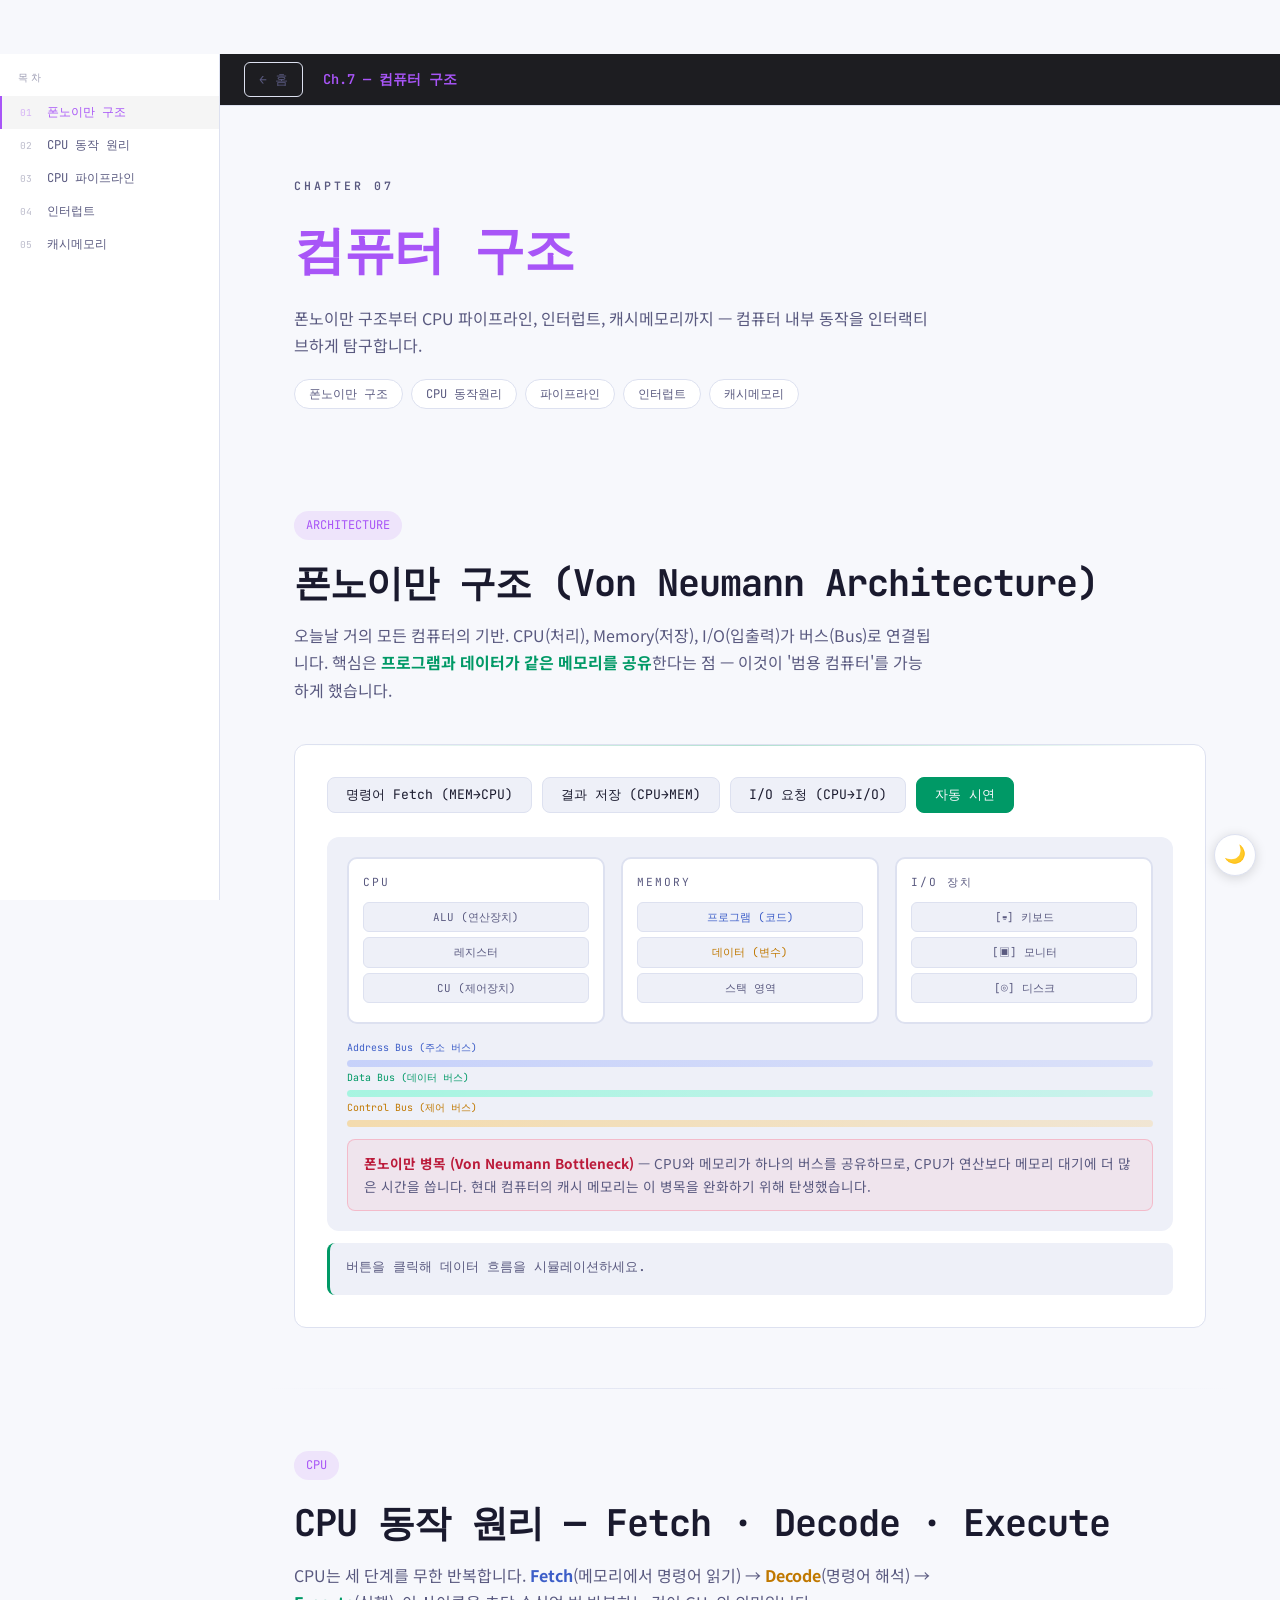
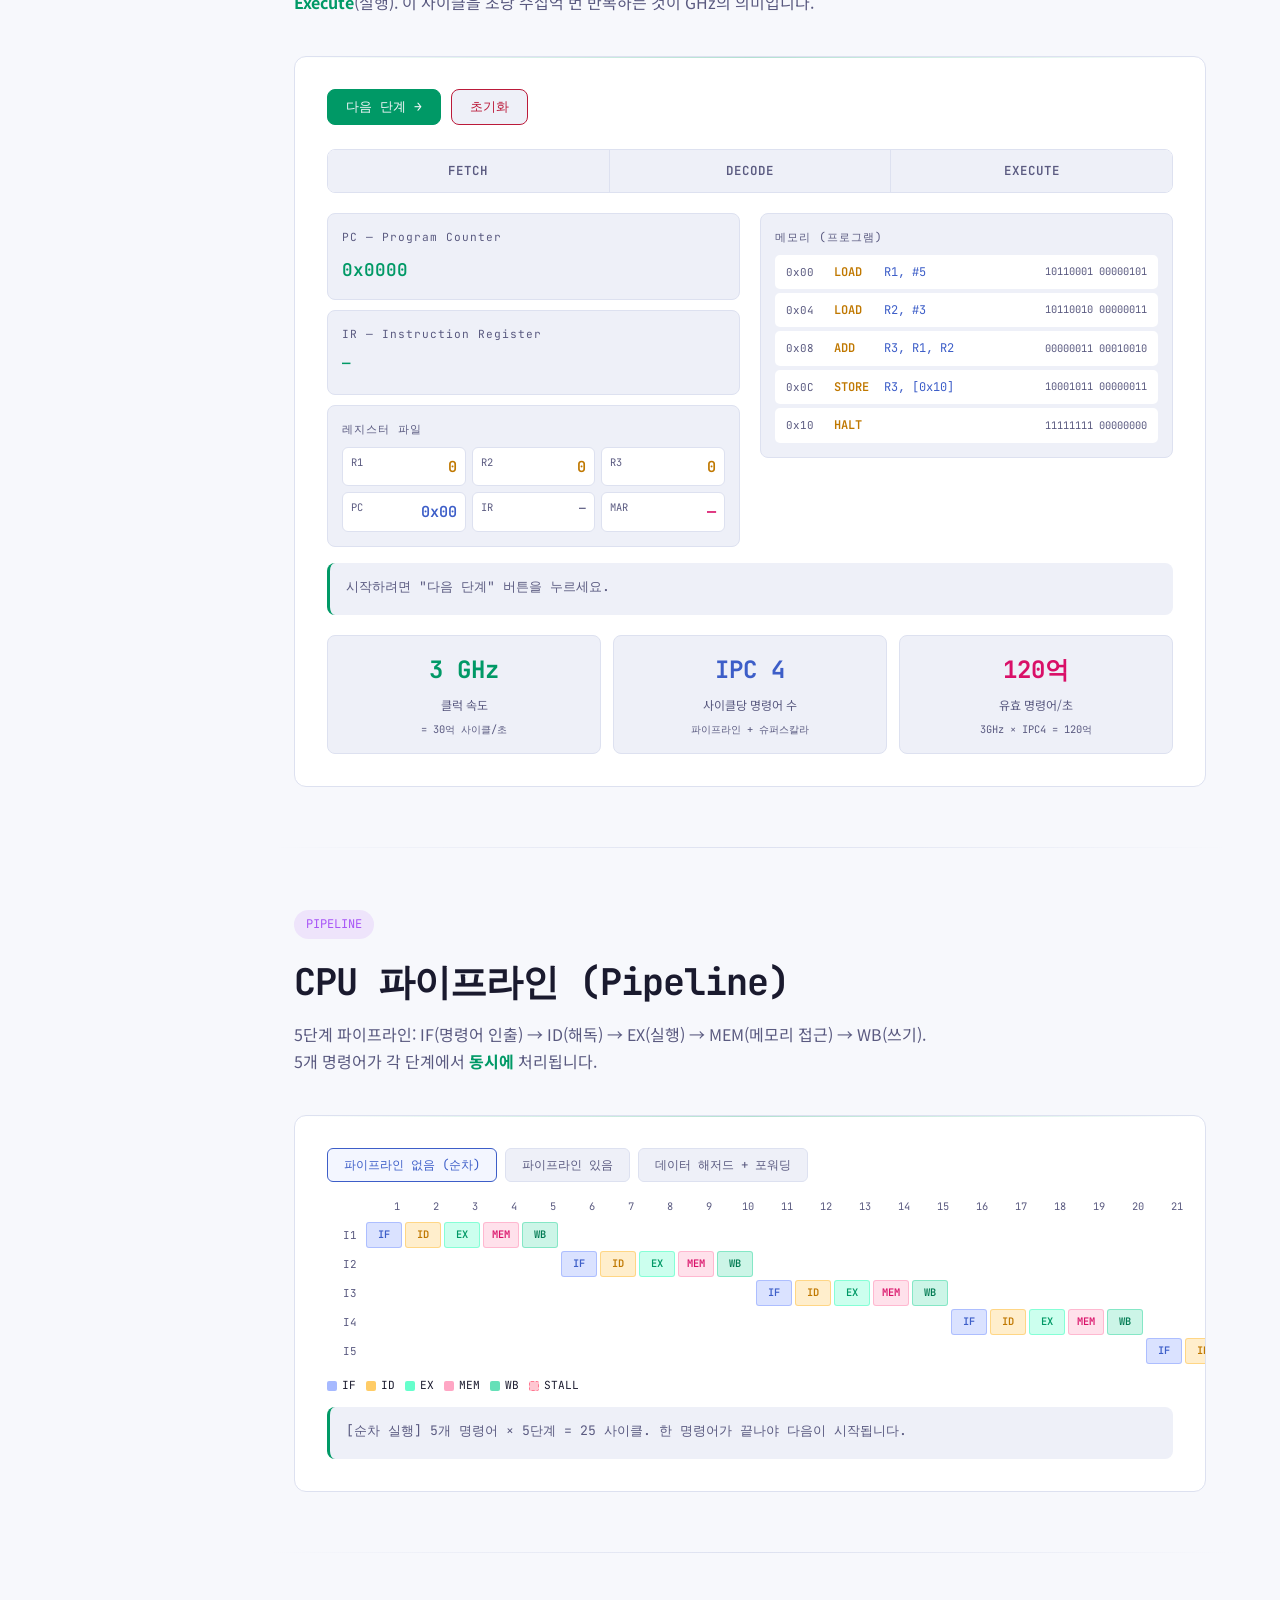
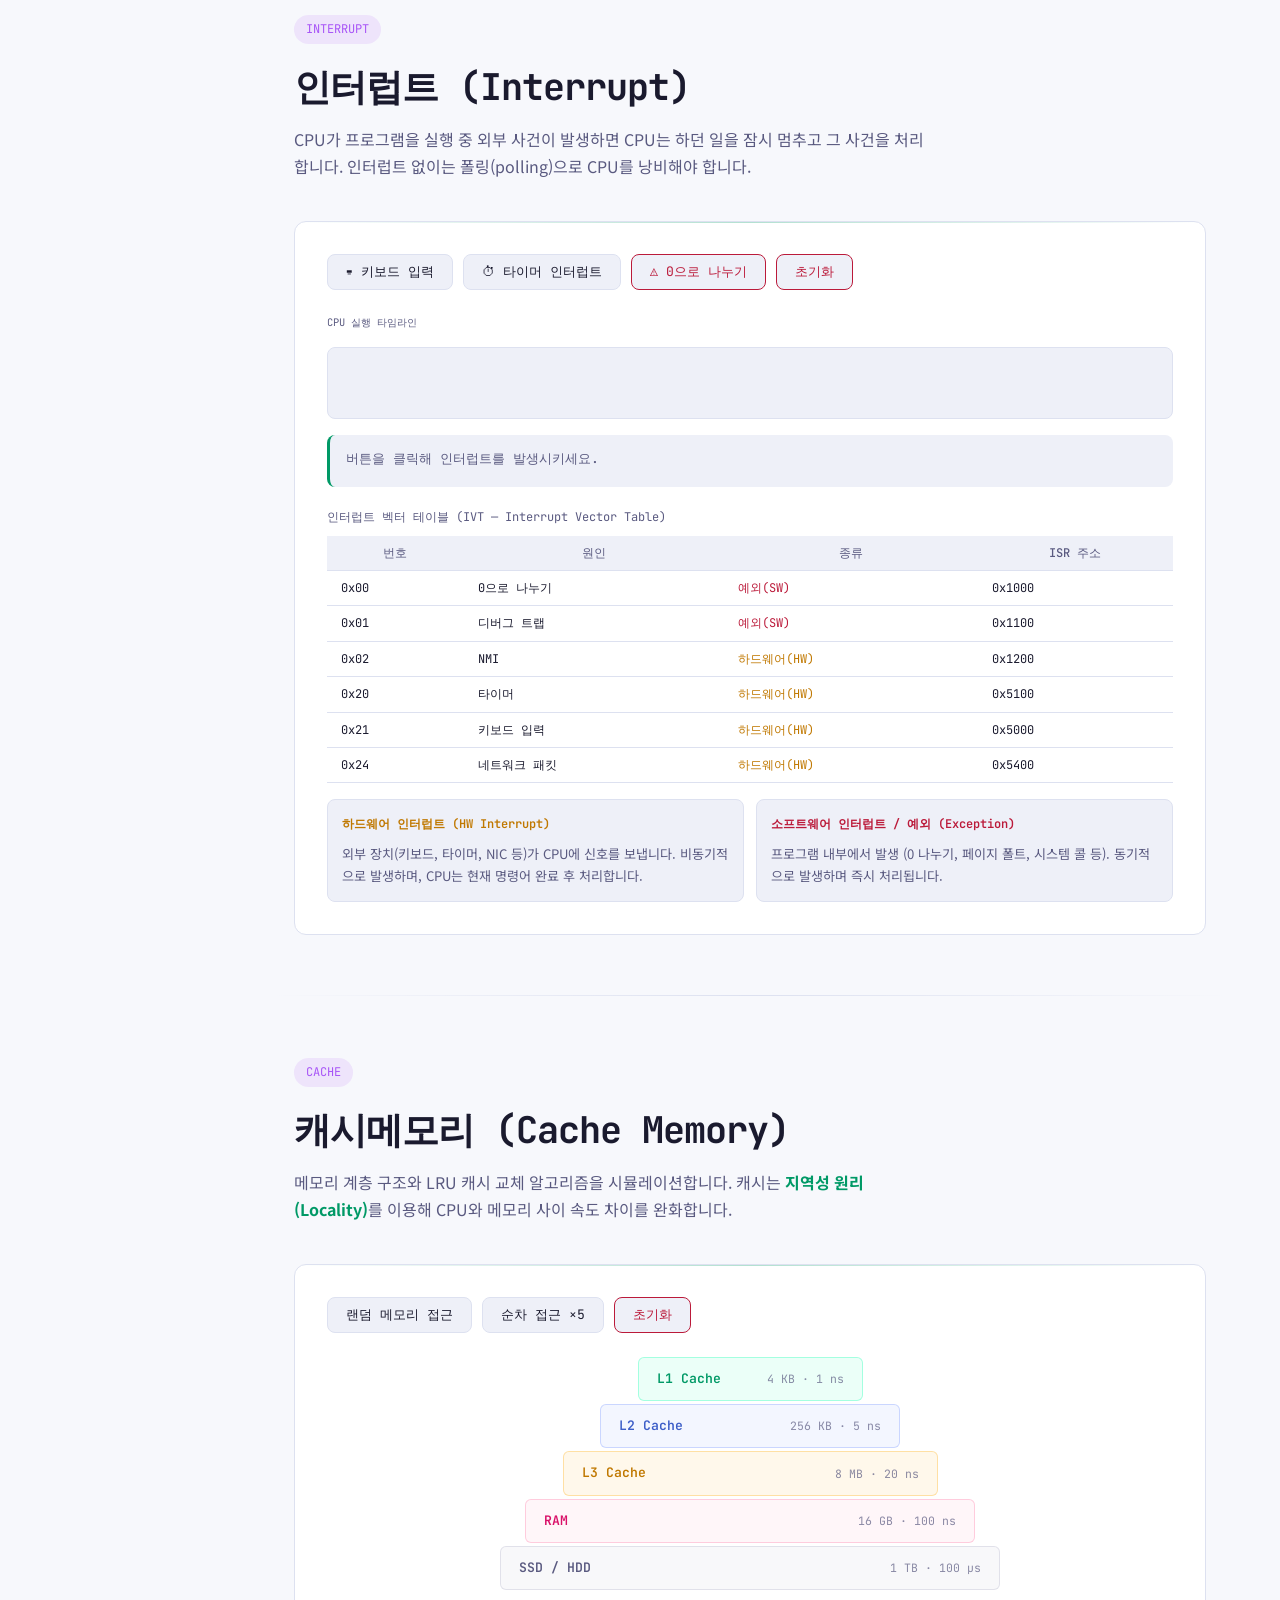
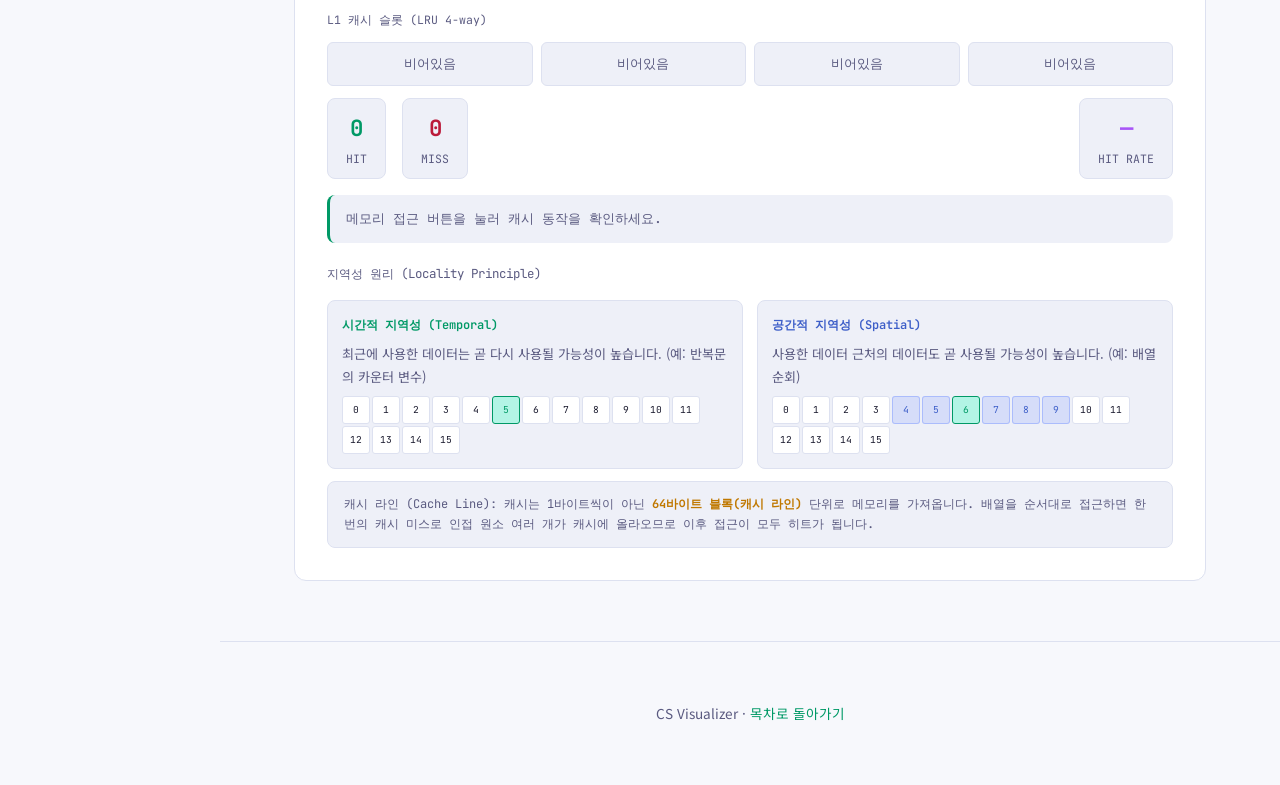
<file: ch7.html>
<!DOCTYPE html>
<html lang="ko">
<head>
<meta charset="UTF-8">
<meta name="viewport" content="width=device-width, initial-scale=1.0">
<title>Ch.7 컴퓨터 구조 | CS Visualizer</title>
<link href="https://fonts.googleapis.com/css2?family=JetBrains+Mono:wght@300;400;500;600;700&family=Noto+Sans+KR:wght@300;400;500;700&display=swap" rel="stylesheet">
<link rel="stylesheet" href="style.css">
<style>
/* ── Von Neumann ── */
.vn-diagram{position:relative;background:var(--surface2);border-radius:12px;padding:20px;min-height:280px;}
.vn-grid{display:grid;grid-template-columns:1fr 1fr 1fr;gap:16px;margin-bottom:16px;}
.vn-box{background:var(--surface);border:2px solid var(--border);border-radius:10px;padding:14px;position:relative;transition:border-color 0.3s,box-shadow 0.3s;}
.vn-box.vn-active{border-color:var(--accent);box-shadow:0 0 18px rgba(0,255,170,0.2);}
.vn-box.vn-active-blue{border-color:var(--accent3);box-shadow:0 0 18px rgba(107,138,255,0.2);}
.vn-box.vn-active-pink{border-color:var(--accent2);box-shadow:0 0 18px rgba(255,107,157,0.2);}
.vn-box-title{font-family:'JetBrains Mono',monospace;font-size:0.7rem;letter-spacing:2px;margin-bottom:10px;color:var(--text-dim);}
.vn-sub{background:var(--surface2);border:1px solid var(--border);border-radius:6px;padding:5px 8px;font-family:'JetBrains Mono',monospace;font-size:0.68rem;margin-bottom:5px;text-align:center;color:var(--text-dim);transition:all 0.3s;}
.vn-sub.lit{border-color:var(--accent);color:var(--accent);background:rgba(0,255,170,0.08);}
.vn-sub.lit-blue{border-color:var(--accent3);color:var(--accent3);background:rgba(107,138,255,0.08);}
.bus-wrap{position:relative;margin:4px 0 12px;}
.bus-label{font-family:'JetBrains Mono',monospace;font-size:0.62rem;color:var(--text-dim);margin-bottom:3px;}
.bus-line{height:7px;border-radius:4px;position:relative;overflow:hidden;margin-bottom:3px;}
.bus-addr{background:linear-gradient(90deg,rgba(107,138,255,0.3),rgba(107,138,255,0.15));}
.bus-data{background:linear-gradient(90deg,rgba(0,255,170,0.3),rgba(0,255,170,0.15));}
.bus-ctrl{background:linear-gradient(90deg,rgba(255,170,0,0.3),rgba(255,170,0,0.15));}
.bus-packet{position:absolute;top:0;bottom:0;width:22px;border-radius:4px;opacity:0;}
.bus-packet.moving-right{animation:busR 0.7s ease-in-out forwards;}
.bus-packet.moving-left{animation:busL 0.7s ease-in-out forwards;}
@keyframes busR{0%{left:-22px;opacity:0.9}100%{left:100%;opacity:0.9}}
@keyframes busL{0%{right:-22px;opacity:0.9}100%{right:100%;opacity:0.9}}
.vn-bottleneck{background:rgba(255,68,102,0.07);border:1px solid rgba(255,68,102,0.25);border-radius:8px;padding:12px 16px;font-size:0.85rem;color:var(--text-dim);margin-top:8px;}
.vn-bottleneck strong{color:var(--danger);}
/* ── CPU Cycle ── */
.cpu-phase-bar{display:flex;gap:0;margin-bottom:20px;border-radius:8px;overflow:hidden;border:1px solid var(--border);}
.cpu-phase-step{flex:1;padding:10px 6px;text-align:center;font-family:'JetBrains Mono',monospace;font-size:0.78rem;font-weight:600;letter-spacing:1px;background:var(--surface2);color:var(--text-dim);transition:all 0.3s;position:relative;}
.cpu-phase-step::after{content:'';position:absolute;right:-1px;top:20%;bottom:20%;width:1px;background:var(--border);}
.cpu-phase-step.active{color:#000;font-weight:700;}
.fetch.active{background:var(--accent3);color:#fff;}
.decode.active{background:var(--accent4);color:#000;}
.execute.active{background:var(--accent);color:#000;}
.cpu-layout{display:grid;grid-template-columns:1fr 1fr;gap:20px;margin-bottom:16px;}
.cpu-box{background:var(--surface2);border:1px solid var(--border);border-radius:8px;padding:14px;transition:all 0.3s;}
.cpu-box.active{border-color:var(--accent);box-shadow:0 0 14px rgba(0,255,170,0.15);}
.cpu-box-title{font-family:'JetBrains Mono',monospace;font-size:0.7rem;color:var(--text-dim);margin-bottom:8px;letter-spacing:1px;}
.cpu-box-val{font-family:'JetBrains Mono',monospace;font-size:1.1rem;color:var(--accent);font-weight:600;}
.cpu-regs{display:grid;grid-template-columns:repeat(3,1fr);gap:6px;margin-top:4px;}
.cpu-reg{background:var(--surface);border:1px solid var(--border);border-radius:6px;padding:6px 8px;text-align:center;}
.cpu-reg-name{font-family:'JetBrains Mono',monospace;font-size:0.65rem;color:var(--text-dim);display:block;}
.cpu-reg-val{font-family:'JetBrains Mono',monospace;font-size:0.95rem;color:var(--accent4);font-weight:600;display:block;transition:color 0.3s;}
.cpu-reg-val.changed{color:var(--accent2);animation:flash 0.5s;}
@keyframes flash{0%,100%{opacity:1}50%{opacity:0.2}}
.cpu-program{display:flex;flex-direction:column;gap:4px;}
.cpu-instr{display:flex;gap:8px;align-items:center;padding:6px 10px;border-radius:5px;font-family:'JetBrains Mono',monospace;font-size:0.75rem;background:var(--surface);border:1px solid transparent;transition:all 0.25s;}
.cpu-instr.current{border-color:var(--accent);background:rgba(0,255,170,0.07);box-shadow:0 0 8px rgba(0,255,170,0.1);}
.cpu-instr.done{opacity:0.35;}
.cpu-addr{color:var(--text-dim);min-width:40px;font-size:0.68rem;}
.cpu-op{color:var(--accent4);font-weight:600;min-width:42px;}
.cpu-arg{color:var(--accent3);}
.cpu-bin{color:var(--text-dim);font-size:0.65rem;margin-left:auto;}
.cpu-desc-box{font-family:'JetBrains Mono',monospace;font-size:0.82rem;color:var(--text-dim);padding:12px 16px;background:var(--surface2);border-radius:8px;border-left:3px solid var(--accent);line-height:1.8;min-height:52px;}
.clock-info{display:grid;grid-template-columns:repeat(3,1fr);gap:12px;margin-top:20px;}
.clock-card{background:var(--surface2);border:1px solid var(--border);border-radius:8px;padding:14px;text-align:center;}
.clock-card-val{font-family:'JetBrains Mono',monospace;font-size:1.5rem;font-weight:700;color:var(--accent);}
.clock-card-label{font-size:0.75rem;color:var(--text-dim);margin-top:4px;}
/* ── Pipeline ── */
.pipeline-grid{display:grid;gap:3px;font-family:'JetBrains Mono',monospace;font-size:0.7rem;}
.pipe-row{display:flex;gap:3px;align-items:center;}
.pipe-row-label{min-width:36px;color:var(--text-dim);font-size:0.68rem;text-align:right;padding-right:6px;}
.pipe-cycle-header{display:flex;gap:3px;margin-left:42px;margin-bottom:3px;}
.pipe-cycle-num{min-width:36px;text-align:center;font-family:'JetBrains Mono',monospace;font-size:0.65rem;color:var(--text-dim);}
.pipe-cell{min-width:36px;min-height:26px;border-radius:3px;display:flex;align-items:center;justify-content:center;transition:all 0.3s;font-size:0.65rem;font-weight:600;}
.pipe-if{background:rgba(107,138,255,0.25);border:1px solid rgba(107,138,255,0.4);color:var(--accent3);}
.pipe-id{background:rgba(255,170,0,0.2);border:1px solid rgba(255,170,0,0.35);color:var(--accent4);}
.pipe-ex{background:rgba(0,255,170,0.2);border:1px solid rgba(0,255,170,0.35);color:var(--accent);}
.pipe-mem{background:rgba(255,107,157,0.2);border:1px solid rgba(255,107,157,0.35);color:var(--accent2);}
.pipe-wb{background:rgba(0,204,136,0.2);border:1px solid rgba(0,204,136,0.35);color:var(--success);}
.pipe-stall{background:rgba(255,68,102,0.1);border:1px dashed rgba(255,68,102,0.35);color:var(--danger);font-size:0.6rem;}
.pipe-empty{background:transparent;border:1px solid rgba(255,255,255,0.04);}
.pipeline-legend{display:flex;gap:10px;flex-wrap:wrap;margin-top:12px;}
.pipe-leg{display:flex;align-items:center;gap:5px;font-family:'JetBrains Mono',monospace;font-size:0.7rem;}
.pipe-leg-dot{width:10px;height:10px;border-radius:2px;}
.pipeline-tabs{display:flex;gap:8px;margin-bottom:16px;}
.pipe-tab{font-family:'JetBrains Mono',monospace;font-size:0.78rem;padding:7px 16px;border:1px solid var(--border);border-radius:6px;background:var(--surface2);color:var(--text-dim);cursor:pointer;transition:all 0.2s;}
.pipe-tab.active{border-color:var(--accent3);color:var(--accent3);background:rgba(107,138,255,0.08);}
.hazard-box{background:var(--surface2);border:1px solid var(--border);border-radius:8px;padding:16px;margin-top:12px;}
.hazard-title{font-family:'JetBrains Mono',monospace;font-size:0.78rem;color:var(--accent2);margin-bottom:10px;font-weight:600;}
/* ── Interrupt ── */
.interrupt-timeline{height:72px;background:var(--surface2);border-radius:8px;position:relative;overflow:hidden;margin:16px 0;border:1px solid var(--border);}
.int-block{position:absolute;top:8px;bottom:8px;border-radius:5px;display:flex;align-items:center;justify-content:center;font-family:'JetBrains Mono',monospace;font-size:0.68rem;font-weight:700;transition:all 0.5s;white-space:nowrap;overflow:hidden;}
.int-program{background:rgba(0,255,170,0.18);border:1px solid rgba(0,255,170,0.4);color:var(--accent);}
.int-isr{background:rgba(107,138,255,0.22);border:1px solid rgba(107,138,255,0.5);color:var(--accent3);}
.int-save{background:rgba(255,170,0,0.18);border:1px solid rgba(255,170,0,0.4);color:var(--accent4);font-size:0.6rem;}
.int-flash{position:absolute;top:0;bottom:0;width:3px;background:var(--danger);box-shadow:0 0 10px var(--danger);}
.int-timeline-label{font-family:'JetBrains Mono',monospace;font-size:0.65rem;color:var(--text-dim);margin-bottom:4px;}
.ivt-table{width:100%;border-collapse:collapse;font-family:'JetBrains Mono',monospace;font-size:0.75rem;}
.ivt-table td,.ivt-table th{padding:7px 14px;border-bottom:1px solid var(--border);}
.ivt-table th{color:var(--text-dim);font-weight:500;background:var(--surface2);}
.ivt-row.active td{background:rgba(0,255,170,0.06);color:var(--accent);}
.int-types{display:grid;grid-template-columns:1fr 1fr;gap:12px;margin-top:16px;}
.int-type-card{background:var(--surface2);border:1px solid var(--border);border-radius:8px;padding:14px;}
.int-type-title{font-family:'JetBrains Mono',monospace;font-size:0.75rem;font-weight:600;margin-bottom:8px;}
/* ── Cache ── */
.cache-pyramid{display:flex;flex-direction:column;align-items:center;gap:3px;margin:20px auto;max-width:500px;}
.cache-level{display:flex;justify-content:space-between;align-items:center;border-radius:6px;padding:10px 18px;border:1px solid var(--border);background:var(--surface2);transition:all 0.3s;cursor:default;}
.cache-level.hit-anim{animation:cacheHit 0.5s ease-out;}
@keyframes cacheHit{0%{transform:scaleX(1.02);opacity:1}50%{transform:scaleX(1.04);opacity:0.8}100%{transform:scaleX(1);opacity:1}}
.l1{width:35%;border-color:rgba(0,255,170,0.4);background:rgba(0,255,170,0.06);}
.l2{width:52%;border-color:rgba(107,138,255,0.35);background:rgba(107,138,255,0.05);}
.l3{width:68%;border-color:rgba(255,170,0,0.3);background:rgba(255,170,0,0.04);}
.ram{width:84%;border-color:rgba(255,107,157,0.3);background:rgba(255,107,157,0.04);}
.ssd{width:100%;border-color:rgba(136,136,170,0.3);}
.cache-level-name{font-family:'JetBrains Mono',monospace;font-size:0.82rem;font-weight:600;}
.cache-level-info{font-family:'JetBrains Mono',monospace;font-size:0.72rem;color:var(--text-dim);}
.l1 .cache-level-name{color:var(--accent);}
.l2 .cache-level-name{color:var(--accent3);}
.l3 .cache-level-name{color:var(--accent4);}
.ram .cache-level-name{color:var(--accent2);}
.ssd .cache-level-name{color:var(--text-dim);}
.cache-slots{display:grid;grid-template-columns:repeat(4,1fr);gap:8px;margin:12px 0;}
.cache-slot{background:var(--surface2);border:1px solid var(--border);border-radius:6px;padding:10px;text-align:center;font-family:'JetBrains Mono',monospace;font-size:0.8rem;color:var(--text-dim);transition:all 0.3s;}
.cache-slot.filled{border-color:var(--accent3);color:var(--accent3);background:rgba(107,138,255,0.07);}
.cache-slot.hit{border-color:var(--accent);background:rgba(0,255,170,0.15);color:var(--accent);animation:slotHit 0.4s ease-out;}
@keyframes slotHit{0%{transform:scale(1.1)}100%{transform:scale(1)}}
.cache-stats-row{display:flex;gap:16px;margin:12px 0;}
.cache-stat{background:var(--surface2);border:1px solid var(--border);border-radius:8px;padding:10px 18px;text-align:center;font-family:'JetBrains Mono',monospace;font-size:0.72rem;color:var(--text-dim);}
.cache-stat-val{font-size:1.4rem;font-weight:700;display:block;margin-bottom:2px;}
.hit-c .cache-stat-val{color:var(--accent);}
.miss-c .cache-stat-val{color:var(--danger);}
.locality-grid{display:grid;grid-template-columns:1fr 1fr;gap:14px;margin-top:16px;}
.locality-card{background:var(--surface2);border:1px solid var(--border);border-radius:8px;padding:14px;}
.locality-title{font-family:'JetBrains Mono',monospace;font-size:0.75rem;font-weight:600;margin-bottom:8px;}
.locality-mem{display:flex;gap:2px;flex-wrap:wrap;margin-top:8px;}
.loc-cell{width:28px;height:28px;border-radius:3px;display:flex;align-items:center;justify-content:center;font-family:'JetBrains Mono',monospace;font-size:0.6rem;background:var(--surface);border:1px solid var(--border);transition:all 0.3s;}
.loc-cell.hot{background:rgba(0,255,170,0.25);border-color:var(--accent);color:var(--accent);}
.loc-cell.warm{background:rgba(107,138,255,0.18);border-color:rgba(107,138,255,0.4);color:var(--accent3);}
/* page-nav */
.page-nav{position:sticky;top:0;z-index:100;background:rgba(10,10,15,0.92);backdrop-filter:blur(12px);border-bottom:1px solid var(--border);display:flex;align-items:center;gap:20px;padding:0 24px;height:52px;}
.nav-back{font-family:'JetBrains Mono',monospace;font-size:0.8rem;color:var(--text-dim);text-decoration:none;transition:color 0.2s;flex-shrink:0;}
.nav-back:hover{color:var(--accent);}
.nav-chapter-title{font-family:'JetBrains Mono',monospace;font-size:0.85rem;font-weight:600;flex-shrink:0;}
.nav-sections{display:flex;gap:4px;margin-left:auto;flex-wrap:wrap;}
.nav-sec-link{font-family:'JetBrains Mono',monospace;font-size:0.72rem;padding:4px 10px;border-radius:5px;color:var(--text-dim);text-decoration:none;transition:all 0.2s;}
.nav-sec-link:hover{color:var(--accent);background:rgba(0,255,170,0.06);}
.section-divider{max-width:960px;margin:0 auto;height:1px;background:linear-gradient(90deg,transparent,var(--border),transparent);}
</style>
</head>
<body class="page-body">
<nav class="page-nav">
  <a href="index.html" class="nav-back">← 홈</a>
  <div class="nav-chapter-title" style="color:#a855f7">Ch.7 — 컴퓨터 구조</div>
  <div class="nav-sections">
    <a href="#vonneumann" class="nav-sec-link">폰노이만 구조</a>
    <a href="#cpu" class="nav-sec-link">CPU 사이클</a>
    <a href="#pipeline" class="nav-sec-link">파이프라인</a>
    <a href="#interrupt" class="nav-sec-link">인터럽트</a>
    <a href="#cache" class="nav-sec-link">캐시메모리</a>
  </div>
</nav>

<div class="chapter-banner cb7">
  <div class="ch-num">CHAPTER 07</div>
  <h2>컴퓨터 구조</h2>
  <p class="ch-desc">폰노이만 구조부터 CPU 파이프라인, 인터럽트, 캐시메모리까지 — 컴퓨터 내부 동작을 인터랙티브하게 탐구합니다.</p>
  <div class="ch-pills">
    <span>폰노이만 구조</span><span>CPU 동작원리</span><span>파이프라인</span><span>인터럽트</span><span>캐시메모리</span>
  </div>
</div>

<!-- ════════════════════════ SECTION 1: Von Neumann ════════════════════════ -->
<section id="vonneumann">
  <div class="section-header">
    <div class="tag tag-ch7">ARCHITECTURE</div>
    <h2>폰노이만 구조 (Von Neumann Architecture)</h2>
    <p>오늘날 거의 모든 컴퓨터의 기반. CPU(처리), Memory(저장), I/O(입출력)가 버스(Bus)로 연결됩니다. 핵심은 <strong style="color:var(--accent)">프로그램과 데이터가 같은 메모리를 공유</strong>한다는 점 — 이것이 '범용 컴퓨터'를 가능하게 했습니다.</p>
  </div>
  <div class="viz-box">
    <div class="controls">
      <button class="btn" onclick="vnAnimate('fetch')">명령어 Fetch (MEM→CPU)</button>
      <button class="btn" onclick="vnAnimate('store')">결과 저장 (CPU→MEM)</button>
      <button class="btn" onclick="vnAnimate('io')">I/O 요청 (CPU→I/O)</button>
      <button class="btn active" onclick="vnAutoDemo()">자동 시연</button>
    </div>
    <div class="vn-diagram">
      <div class="vn-grid">
        <!-- CPU -->
        <div class="vn-box" id="vnCPU">
          <div class="vn-box-title">CPU</div>
          <div class="vn-sub" id="vnALU">ALU (연산장치)</div>
          <div class="vn-sub" id="vnREG">레지스터</div>
          <div class="vn-sub" id="vnCU">CU (제어장치)</div>
        </div>
        <!-- Memory -->
        <div class="vn-box" id="vnMEM">
          <div class="vn-box-title">MEMORY</div>
          <div class="vn-sub" id="vnPROG" style="color:var(--accent3)">프로그램 (코드)</div>
          <div class="vn-sub" id="vnDATA" style="color:var(--accent4)">데이터 (변수)</div>
          <div class="vn-sub" id="vnSTACK">스택 영역</div>
        </div>
        <!-- I/O -->
        <div class="vn-box" id="vnIO">
          <div class="vn-box-title">I/O 장치</div>
          <div class="vn-sub" id="vnKB">[⌨] 키보드</div>
          <div class="vn-sub" id="vnMON">[▣] 모니터</div>
          <div class="vn-sub" id="vnDISK">[◎] 디스크</div>
        </div>
      </div>
      <!-- Bus -->
      <div class="bus-wrap">
        <div class="bus-label" style="color:var(--accent3)">Address Bus (주소 버스)</div>
        <div class="bus-line bus-addr" id="busAddr"><div class="bus-packet" id="pktAddr" style="background:var(--accent3)"></div></div>
        <div class="bus-label" style="color:var(--accent)">Data Bus (데이터 버스)</div>
        <div class="bus-line bus-data" id="busData"><div class="bus-packet" id="pktData" style="background:var(--accent)"></div></div>
        <div class="bus-label" style="color:var(--accent4)">Control Bus (제어 버스)</div>
        <div class="bus-line bus-ctrl" id="busCtrl"><div class="bus-packet" id="pktCtrl" style="background:var(--accent4)"></div></div>
      </div>
      <div class="vn-bottleneck">
        <strong>폰노이만 병목 (Von Neumann Bottleneck)</strong> — CPU와 메모리가 하나의 버스를 공유하므로, CPU가 연산보다 메모리 대기에 더 많은 시간을 씁니다. 현대 컴퓨터의 캐시 메모리는 이 병목을 완화하기 위해 탄생했습니다.
      </div>
    </div>
    <div class="cpu-desc-box" id="vnDesc" style="margin-top:12px;">버튼을 클릭해 데이터 흐름을 시뮬레이션하세요.</div>
  </div>
</section>
<div class="section-divider"></div>

<!-- ════════════════════════ SECTION 2: CPU Cycle ════════════════════════ -->
<section id="cpu">
  <div class="section-header">
    <div class="tag tag-ch7">CPU</div>
    <h2>CPU 동작 원리 — Fetch · Decode · Execute</h2>
    <p>CPU는 세 단계를 무한 반복합니다. <strong style="color:var(--accent3)">Fetch</strong>(메모리에서 명령어 읽기) → <strong style="color:var(--accent4)">Decode</strong>(명령어 해석) → <strong style="color:var(--accent)">Execute</strong>(실행). 이 사이클을 초당 수십억 번 반복하는 것이 GHz의 의미입니다.</p>
  </div>
  <div class="viz-box">
    <div class="controls">
      <button class="btn active" id="cpuStepBtn" onclick="cpuStep()">다음 단계 →</button>
      <button class="btn danger" onclick="cpuReset()">초기화</button>
    </div>
    <div class="cpu-phase-bar" id="cpuPhaseBar">
      <div class="cpu-phase-step fetch" id="cpuFetch">FETCH</div>
      <div class="cpu-phase-step decode" id="cpuDecode">DECODE</div>
      <div class="cpu-phase-step execute" id="cpuExecute">EXECUTE</div>
    </div>
    <div class="cpu-layout">
      <div>
        <div class="cpu-box" id="cpuBoxPC">
          <div class="cpu-box-title">PC — Program Counter</div>
          <div class="cpu-box-val" id="cpuPCVal">0x0000</div>
        </div>
        <div class="cpu-box" style="margin-top:10px;" id="cpuBoxIR">
          <div class="cpu-box-title">IR — Instruction Register</div>
          <div class="cpu-box-val" id="cpuIRVal" style="font-size:0.88rem;">—</div>
          <div style="font-family:'JetBrains Mono',monospace;font-size:0.62rem;color:var(--text-dim);margin-top:4px;" id="cpuBinVal"></div>
        </div>
        <div class="cpu-box" style="margin-top:10px;" id="cpuBoxRegs">
          <div class="cpu-box-title">레지스터 파일</div>
          <div class="cpu-regs">
            <div class="cpu-reg"><span class="cpu-reg-name">R1</span><span class="cpu-reg-val" id="regR1">0</span></div>
            <div class="cpu-reg"><span class="cpu-reg-name">R2</span><span class="cpu-reg-val" id="regR2">0</span></div>
            <div class="cpu-reg"><span class="cpu-reg-name">R3</span><span class="cpu-reg-val" id="regR3">0</span></div>
            <div class="cpu-reg"><span class="cpu-reg-name">PC</span><span class="cpu-reg-val" id="regPC" style="color:var(--accent3)">0x00</span></div>
            <div class="cpu-reg"><span class="cpu-reg-name">IR</span><span class="cpu-reg-val" id="regIR" style="font-size:0.7rem;color:var(--text-dim)">—</span></div>
            <div class="cpu-reg"><span class="cpu-reg-name">MAR</span><span class="cpu-reg-val" id="regMAR" style="color:var(--accent2)">—</span></div>
          </div>
        </div>
      </div>
      <div>
        <div class="cpu-box" id="cpuBoxMem">
          <div class="cpu-box-title">메모리 (프로그램)</div>
          <div class="cpu-program" id="cpuProgram"></div>
        </div>
      </div>
    </div>
    <div class="cpu-desc-box" id="cpuDescBox">시작하려면 "다음 단계" 버튼을 누르세요.</div>
    <!-- Clock speed infographic -->
    <div class="clock-info">
      <div class="clock-card">
        <div class="clock-card-val">3 GHz</div>
        <div class="clock-card-label">클럭 속도</div>
        <div style="font-family:'JetBrains Mono',monospace;font-size:0.65rem;color:var(--text-dim);margin-top:6px;">= 30억 사이클/초</div>
      </div>
      <div class="clock-card">
        <div class="clock-card-val" style="color:var(--accent3)">IPC 4</div>
        <div class="clock-card-label">사이클당 명령어 수</div>
        <div style="font-family:'JetBrains Mono',monospace;font-size:0.65rem;color:var(--text-dim);margin-top:6px;">파이프라인 + 슈퍼스칼라</div>
      </div>
      <div class="clock-card">
        <div class="clock-card-val" style="color:var(--accent2)">120억</div>
        <div class="clock-card-label">유효 명령어/초</div>
        <div style="font-family:'JetBrains Mono',monospace;font-size:0.65rem;color:var(--text-dim);margin-top:6px;">3GHz × IPC4 = 120억</div>
      </div>
    </div>
  </div>
</section>
<div class="section-divider"></div>

<!-- ════════════════════════ SECTION 3: Pipeline ════════════════════════ -->
<section id="pipeline">
  <div class="section-header">
    <div class="tag tag-ch7">PIPELINE</div>
    <h2>CPU 파이프라인 (Pipeline)</h2>
    <p>5단계 파이프라인: IF(명령어 인출) → ID(해독) → EX(실행) → MEM(메모리 접근) → WB(쓰기). 5개 명령어가 각 단계에서 <strong style="color:var(--accent)">동시에</strong> 처리됩니다.</p>
  </div>
  <div class="viz-box">
    <div class="pipeline-tabs">
      <button class="pipe-tab active" id="tabNormal" onclick="showPipeline('normal')">파이프라인 없음 (순차)</button>
      <button class="pipe-tab" id="tabPipe" onclick="showPipeline('pipe')">파이프라인 있음</button>
      <button class="pipe-tab" id="tabHazard" onclick="showPipeline('hazard')">데이터 해저드 + 포워딩</button>
    </div>
    <div id="pipelineView"></div>
    <div class="pipeline-legend">
      <div class="pipe-leg"><div class="pipe-leg-dot" style="background:rgba(107,138,255,0.6)"></div>IF</div>
      <div class="pipe-leg"><div class="pipe-leg-dot" style="background:rgba(255,170,0,0.6)"></div>ID</div>
      <div class="pipe-leg"><div class="pipe-leg-dot" style="background:rgba(0,255,170,0.6)"></div>EX</div>
      <div class="pipe-leg"><div class="pipe-leg-dot" style="background:rgba(255,107,157,0.6)"></div>MEM</div>
      <div class="pipe-leg"><div class="pipe-leg-dot" style="background:rgba(0,204,136,0.6)"></div>WB</div>
      <div class="pipe-leg"><div class="pipe-leg-dot" style="background:rgba(255,68,102,0.3);border:1px dashed rgba(255,68,102,0.6)"></div>STALL</div>
    </div>
    <div class="hazard-box" id="hazardExplain" style="display:none;"></div>
    <div class="cpu-desc-box" id="pipeDesc" style="margin-top:12px;"></div>
  </div>
</section>
<div class="section-divider"></div>

<!-- ════════════════════════ SECTION 4: Interrupt ════════════════════════ -->
<section id="interrupt">
  <div class="section-header">
    <div class="tag tag-ch7">INTERRUPT</div>
    <h2>인터럽트 (Interrupt)</h2>
    <p>CPU가 프로그램을 실행 중 외부 사건이 발생하면 CPU는 하던 일을 잠시 멈추고 그 사건을 처리합니다. 인터럽트 없이는 폴링(polling)으로 CPU를 낭비해야 합니다.</p>
  </div>
  <div class="viz-box">
    <div class="controls">
      <button class="btn" onclick="triggerInterrupt('keyboard')">⌨ 키보드 입력</button>
      <button class="btn" onclick="triggerInterrupt('timer')">⏱ 타이머 인터럽트</button>
      <button class="btn danger" onclick="triggerInterrupt('divzero')">⚠ 0으로 나누기</button>
      <button class="btn danger" onclick="intReset()">초기화</button>
    </div>
    <div class="int-timeline-label">CPU 실행 타임라인</div>
    <div class="interrupt-timeline" id="intTimeline"></div>
    <div class="cpu-desc-box" id="intDesc" style="margin-top:0;">버튼을 클릭해 인터럽트를 발생시키세요.</div>
    <!-- IVT -->
    <div style="margin-top:20px;font-family:'JetBrains Mono',monospace;font-size:0.75rem;color:var(--text-dim);margin-bottom:8px;">인터럽트 벡터 테이블 (IVT — Interrupt Vector Table)</div>
    <table class="ivt-table">
      <thead><tr><th>번호</th><th>원인</th><th>종류</th><th>ISR 주소</th></tr></thead>
      <tbody id="ivtBody">
        <tr class="ivt-row" data-id="0"><td>0x00</td><td>0으로 나누기</td><td style="color:var(--danger)">예외(SW)</td><td>0x1000</td></tr>
        <tr class="ivt-row" data-id="1"><td>0x01</td><td>디버그 트랩</td><td style="color:var(--danger)">예외(SW)</td><td>0x1100</td></tr>
        <tr class="ivt-row" data-id="2"><td>0x02</td><td>NMI</td><td style="color:var(--accent4)">하드웨어(HW)</td><td>0x1200</td></tr>
        <tr class="ivt-row" data-id="32"><td>0x20</td><td>타이머</td><td style="color:var(--accent4)">하드웨어(HW)</td><td>0x5100</td></tr>
        <tr class="ivt-row" data-id="33"><td>0x21</td><td>키보드 입력</td><td style="color:var(--accent4)">하드웨어(HW)</td><td>0x5000</td></tr>
        <tr class="ivt-row" data-id="36"><td>0x24</td><td>네트워크 패킷</td><td style="color:var(--accent4)">하드웨어(HW)</td><td>0x5400</td></tr>
      </tbody>
    </table>
    <div class="int-types">
      <div class="int-type-card">
        <div class="int-type-title" style="color:var(--accent4)">하드웨어 인터럽트 (HW Interrupt)</div>
        <div style="font-size:0.82rem;color:var(--text-dim);line-height:1.7;">외부 장치(키보드, 타이머, NIC 등)가 CPU에 신호를 보냅니다. 비동기적으로 발생하며, CPU는 현재 명령어 완료 후 처리합니다.</div>
      </div>
      <div class="int-type-card">
        <div class="int-type-title" style="color:var(--danger)">소프트웨어 인터럽트 / 예외 (Exception)</div>
        <div style="font-size:0.82rem;color:var(--text-dim);line-height:1.7;">프로그램 내부에서 발생 (0 나누기, 페이지 폴트, 시스템 콜 등). 동기적으로 발생하며 즉시 처리됩니다.</div>
      </div>
    </div>
  </div>
</section>
<div class="section-divider"></div>

<!-- ════════════════════════ SECTION 5: Cache ════════════════════════ -->
<section id="cache">
  <div class="section-header">
    <div class="tag tag-ch7">CACHE</div>
    <h2>캐시메모리 (Cache Memory)</h2>
    <p>메모리 계층 구조와 LRU 캐시 교체 알고리즘을 시뮬레이션합니다. 캐시는 <strong style="color:var(--accent)">지역성 원리(Locality)</strong>를 이용해 CPU와 메모리 사이 속도 차이를 완화합니다.</p>
  </div>
  <div class="viz-box">
    <div class="controls">
      <button class="btn" onclick="cacheAccess()">랜덤 메모리 접근</button>
      <button class="btn" onclick="cacheAccessSequential()">순차 접근 ×5</button>
      <button class="btn danger" onclick="cacheReset()">초기화</button>
    </div>
    <div class="cache-pyramid" id="cachePyramid">
      <div class="cache-level l1" id="cacheL1"><span class="cache-level-name">L1 Cache</span><span class="cache-level-info">4 KB · 1 ns</span></div>
      <div class="cache-level l2" id="cacheL2"><span class="cache-level-name">L2 Cache</span><span class="cache-level-info">256 KB · 5 ns</span></div>
      <div class="cache-level l3" id="cacheL3"><span class="cache-level-name">L3 Cache</span><span class="cache-level-info">8 MB · 20 ns</span></div>
      <div class="cache-level ram" id="cacheRAM"><span class="cache-level-name">RAM</span><span class="cache-level-info">16 GB · 100 ns</span></div>
      <div class="cache-level ssd" id="cacheSSD"><span class="cache-level-name">SSD / HDD</span><span class="cache-level-info">1 TB · 100 μs</span></div>
    </div>
    <div style="font-family:'JetBrains Mono',monospace;font-size:0.72rem;color:var(--text-dim);margin-bottom:6px;">L1 캐시 슬롯 (LRU 4-way)</div>
    <div class="cache-slots" id="cacheSlots">
      <div class="cache-slot" id="cacheSlot0">비어있음</div>
      <div class="cache-slot" id="cacheSlot1">비어있음</div>
      <div class="cache-slot" id="cacheSlot2">비어있음</div>
      <div class="cache-slot" id="cacheSlot3">비어있음</div>
    </div>
    <div class="cache-stats-row">
      <div class="cache-stat hit-c"><span class="cache-stat-val" id="cacheHits">0</span>HIT</div>
      <div class="cache-stat miss-c"><span class="cache-stat-val" id="cacheMisses">0</span>MISS</div>
      <div class="cache-stat" style="margin-left:auto;"><span class="cache-stat-val" id="cacheRatio" style="color:#a855f7">—</span>HIT RATE</div>
    </div>
    <div class="info-text" id="cacheInfo">메모리 접근 버튼을 눌러 캐시 동작을 확인하세요.</div>
    <!-- Locality principle -->
    <div style="margin-top:20px;font-family:'JetBrains Mono',monospace;font-size:0.78rem;color:var(--text-dim);margin-bottom:10px;">지역성 원리 (Locality Principle)</div>
    <div class="locality-grid">
      <div class="locality-card">
        <div class="locality-title" style="color:var(--accent)">시간적 지역성 (Temporal)</div>
        <div style="font-size:0.82rem;color:var(--text-dim);line-height:1.7;margin-bottom:8px;">최근에 사용한 데이터는 곧 다시 사용될 가능성이 높습니다. (예: 반복문의 카운터 변수)</div>
        <div class="locality-mem" id="tempLocalMem"></div>
      </div>
      <div class="locality-card">
        <div class="locality-title" style="color:var(--accent3)">공간적 지역성 (Spatial)</div>
        <div style="font-size:0.82rem;color:var(--text-dim);line-height:1.7;margin-bottom:8px;">사용한 데이터 근처의 데이터도 곧 사용될 가능성이 높습니다. (예: 배열 순회)</div>
        <div class="locality-mem" id="spatialLocalMem"></div>
      </div>
    </div>
    <div style="background:var(--surface2);border:1px solid var(--border);border-radius:8px;padding:12px 16px;margin-top:12px;font-family:'JetBrains Mono',monospace;font-size:0.75rem;color:var(--text-dim);">
      캐시 라인 (Cache Line): 캐시는 1바이트씩이 아닌 <strong style="color:var(--accent4)">64바이트 블록(캐시 라인)</strong> 단위로 메모리를 가져옵니다. 배열을 순서대로 접근하면 한 번의 캐시 미스로 인접 원소 여러 개가 캐시에 올라오므로 이후 접근이 모두 히트가 됩니다.
    </div>
  </div>
</section>

<footer>CS Visualizer · <a href="index.html" style="color:var(--accent);text-decoration:none;">목차로 돌아가기</a></footer>

<script>
/* ════════════════════════════════════════════════
   SECTION 1 — Von Neumann
════════════════════════════════════════════════ */
let vnAutoDemoTimer = null;
const vnDescEl = document.getElementById('vnDesc');

function vnClearAll() {
  ['vnCPU','vnMEM','vnIO'].forEach(id => {
    const el = document.getElementById(id);
    el.classList.remove('vn-active','vn-active-blue','vn-active-pink');
  });
  ['vnALU','vnREG','vnCU','vnPROG','vnDATA','vnSTACK','vnKB','vnMON','vnDISK'].forEach(id => {
    document.getElementById(id).classList.remove('lit','lit-blue');
  });
}

function vnFirePacket(pktId, dir, color) {
  const pkt = document.getElementById(pktId);
  pkt.style.background = color;
  pkt.className = 'bus-packet ' + (dir === 'right' ? 'moving-right' : 'moving-left');
  setTimeout(() => { pkt.className = 'bus-packet'; }, 800);
}

function vnAnimate(type, silent) {
  vnClearAll();
  if (vnAutoDemoTimer && !silent) { clearTimeout(vnAutoDemoTimer); vnAutoDemoTimer = null; }

  if (type === 'fetch') {
    document.getElementById('vnMEM').classList.add('vn-active');
    document.getElementById('vnCPU').classList.add('vn-active-blue');
    document.getElementById('vnPROG').classList.add('lit');
    document.getElementById('vnIR') && document.getElementById('vnIR').classList.add('lit-blue');
    document.getElementById('vnCU').classList.add('lit-blue');
    document.getElementById('vnREG').classList.add('lit-blue');
    setTimeout(() => vnFirePacket('pktAddr','right','var(--accent3)'), 0);
    setTimeout(() => vnFirePacket('pktData','left','var(--accent)'), 200);
    setTimeout(() => vnFirePacket('pktCtrl','right','var(--accent4)'), 100);
    vnDescEl.textContent = '[Fetch] PC가 가리키는 주소를 Address Bus로 전달 → Memory가 Data Bus로 명령어를 CPU의 IR에 전달합니다.';
  } else if (type === 'store') {
    document.getElementById('vnCPU').classList.add('vn-active');
    document.getElementById('vnMEM').classList.add('vn-active-blue');
    document.getElementById('vnALU').classList.add('lit');
    document.getElementById('vnREG').classList.add('lit');
    document.getElementById('vnDATA').classList.add('lit-blue');
    setTimeout(() => vnFirePacket('pktAddr','right','var(--accent3)'), 0);
    setTimeout(() => vnFirePacket('pktData','right','var(--accent)'), 200);
    setTimeout(() => vnFirePacket('pktCtrl','right','var(--accent4)'), 100);
    vnDescEl.textContent = '[Store] ALU 연산 결과를 레지스터에서 Address+Data Bus를 통해 Memory의 데이터 영역에 기록합니다.';
  } else if (type === 'io') {
    document.getElementById('vnCPU').classList.add('vn-active');
    document.getElementById('vnIO').classList.add('vn-active-pink');
    document.getElementById('vnCU').classList.add('lit');
    document.getElementById('vnKB').classList.add('lit');
    document.getElementById('vnMON').classList.add('lit');
    setTimeout(() => vnFirePacket('pktAddr','right','var(--accent3)'), 0);
    setTimeout(() => vnFirePacket('pktData','right','var(--accent)'), 300);
    setTimeout(() => vnFirePacket('pktCtrl','right','var(--accent4)'), 150);
    vnDescEl.textContent = '[I/O 요청] CPU 제어장치가 I/O 컨트롤러에 신호를 보내 입출력을 요청합니다. DMA를 이용하면 CPU 없이 메모리↔I/O 전송이 가능합니다.';
  }
}

const VN_DEMO_STEPS = ['fetch','store','io','fetch','store'];
let vnDemoIdx = 0;
function vnAutoDemo() {
  if (vnAutoDemoTimer) { clearTimeout(vnAutoDemoTimer); vnAutoDemoTimer = null; }
  vnDemoIdx = 0;
  function next() {
    vnAnimate(VN_DEMO_STEPS[vnDemoIdx], true);
    vnDemoIdx++;
    if (vnDemoIdx < VN_DEMO_STEPS.length) {
      vnAutoDemoTimer = setTimeout(next, 1400);
    }
  }
  next();
}

/* ════════════════════════════════════════════════
   SECTION 2 — CPU Cycle
════════════════════════════════════════════════ */
const CPU_PROGRAM = [
  { addr:'0x00', op:'LOAD',  args:'R1, #5',      bin:'10110001 00000101', desc:'R1 레지스터에 즉시값 5를 로드합니다. (R1 ← 5)' },
  { addr:'0x04', op:'LOAD',  args:'R2, #3',      bin:'10110010 00000011', desc:'R2 레지스터에 즉시값 3을 로드합니다. (R2 ← 3)' },
  { addr:'0x08', op:'ADD',   args:'R3, R1, R2',  bin:'00000011 00010010', desc:'R1과 R2를 더해 R3에 저장합니다. (R3 ← R1+R2 = 8)' },
  { addr:'0x0C', op:'STORE', args:'R3, [0x10]',  bin:'10001011 00000011', desc:'R3의 값(8)을 메모리 주소 0x10에 기록합니다.' },
  { addr:'0x10', op:'HALT',  args:'',            bin:'11111111 00000000', desc:'프로그램 실행 종료.' },
];
let cpuInstrIdx=0, cpuSubStep=0, cpuRegsState={R1:0,R2:0,R3:0}, cpuMem={}, cpuDone=false;

function initCPU() {
  const prog = document.getElementById('cpuProgram');
  prog.innerHTML = CPU_PROGRAM.map((instr,i) =>
    `<div class="cpu-instr" id="cpu-instr-${i}">
      <span class="cpu-addr">${instr.addr}</span>
      <span class="cpu-op">${instr.op}</span>
      <span class="cpu-arg">${instr.args}</span>
      <span class="cpu-bin">${instr.bin}</span>
    </div>`
  ).join('');
}

function cpuReset() {
  cpuInstrIdx=0; cpuSubStep=0; cpuRegsState={R1:0,R2:0,R3:0}; cpuMem={}; cpuDone=false;
  document.getElementById('cpuStepBtn').disabled=false;
  document.getElementById('cpuPCVal').textContent='0x0000';
  document.getElementById('cpuIRVal').textContent='—';
  document.getElementById('cpuBinVal').textContent='';
  ['R1','R2','R3'].forEach(r=>document.getElementById('reg'+r).textContent='0');
  document.getElementById('regPC').textContent='0x00';
  document.getElementById('regIR').textContent='—';
  document.getElementById('regMAR').textContent='—';
  ['cpuFetch','cpuDecode','cpuExecute'].forEach(id=>{
    const el=document.getElementById(id);
    el.className='cpu-phase-step '+id.replace('cpu','').toLowerCase();
  });
  document.getElementById('cpuDescBox').textContent='시작하려면 "다음 단계" 버튼을 누르세요.';
  document.querySelectorAll('.cpu-instr').forEach(el=>el.className='cpu-instr');
  ['cpuBoxPC','cpuBoxIR','cpuBoxRegs','cpuBoxMem'].forEach(id=>document.getElementById(id).classList.remove('active'));
}

function cpuStep() {
  if (cpuDone) return;
  const instr=CPU_PROGRAM[cpuInstrIdx];
  const phases=['fetch','decode','execute'];
  const phase=phases[cpuSubStep];
  ['cpuFetch','cpuDecode','cpuExecute'].forEach(id=>{
    const el=document.getElementById(id);
    el.className='cpu-phase-step '+id.replace('cpu','').toLowerCase();
  });
  const phaseIds=['cpuFetch','cpuDecode','cpuExecute'];
  document.getElementById(phaseIds[cpuSubStep]).classList.add('active');
  document.querySelectorAll('.cpu-instr').forEach((el,i)=>{
    el.className='cpu-instr'+(i<cpuInstrIdx?' done':i===cpuInstrIdx?' current':'');
  });
  ['cpuBoxPC','cpuBoxIR','cpuBoxRegs','cpuBoxMem'].forEach(id=>document.getElementById(id).classList.remove('active'));

  if (phase==='fetch') {
    document.getElementById('cpuBoxPC').classList.add('active');
    document.getElementById('cpuBoxMem').classList.add('active');
    document.getElementById('cpuPCVal').textContent=instr.addr;
    document.getElementById('cpuIRVal').textContent='읽는 중...';
    document.getElementById('cpuBinVal').textContent='';
    document.getElementById('regPC').textContent=instr.addr;
    document.getElementById('regMAR').textContent=instr.addr;
    document.getElementById('cpuDescBox').textContent=
      `[FETCH] PC=${instr.addr} → MAR에 주소 저장 → 메모리에서 명령어 인출: ${instr.op} ${instr.args}`;
  } else if (phase==='decode') {
    document.getElementById('cpuBoxIR').classList.add('active');
    document.getElementById('cpuIRVal').textContent=`${instr.op} ${instr.args}`;
    document.getElementById('cpuBinVal').textContent=instr.bin;
    document.getElementById('regIR').textContent=instr.op;
    document.getElementById('cpuDescBox').textContent=
      `[DECODE] IR에 저장된 명령어 해석 — 연산: "${instr.op}", 피연산자: "${instr.args}" | 이진: ${instr.bin}`;
  } else if (phase==='execute') {
    document.getElementById('cpuBoxRegs').classList.add('active');
    if (instr.op==='LOAD') {
      const parts=instr.args.replace(/\s/g,'').split(',');
      const reg=parts[0], val=parseInt(parts[1].replace('#',''));
      cpuRegsState[reg]=val;
      const el=document.getElementById('reg'+reg);
      el.textContent=val; el.classList.add('changed');
      setTimeout(()=>el.classList.remove('changed'),500);
    } else if (instr.op==='ADD') {
      const parts=instr.args.replace(/\s/g,'').split(',');
      const dst=parts[0],s1=parts[1],s2=parts[2];
      cpuRegsState[dst]=cpuRegsState[s1]+cpuRegsState[s2];
      const el=document.getElementById('reg'+dst);
      el.textContent=cpuRegsState[dst]; el.classList.add('changed');
      setTimeout(()=>el.classList.remove('changed'),500);
    } else if (instr.op==='STORE') {
      const parts=instr.args.replace(/\s/g,'').split(',');
      const reg=parts[0],addr=parts[1].replace(/[\[\]]/g,'');
      cpuMem[addr]=cpuRegsState[reg];
    } else if (instr.op==='HALT') {
      cpuDone=true;
      document.getElementById('cpuStepBtn').disabled=true;
      document.getElementById('cpuDescBox').textContent=
        `[HALT] 실행 완료. R1=${cpuRegsState.R1}, R2=${cpuRegsState.R2}, R3=${cpuRegsState.R3}, MEM[0x10]=${cpuMem['0x10']||0}`;
      ['cpuFetch','cpuDecode','cpuExecute'].forEach(id=>document.getElementById(id).classList.add('active'));
    }
    if (!cpuDone) {
      document.getElementById('cpuDescBox').textContent=`[EXECUTE] ${instr.desc}`;
    }
    cpuInstrIdx++;
    if (cpuInstrIdx<CPU_PROGRAM.length) {
      document.getElementById('cpuPCVal').textContent=CPU_PROGRAM[cpuInstrIdx].addr;
      document.getElementById('regPC').textContent=CPU_PROGRAM[cpuInstrIdx].addr;
    }
  }
  cpuSubStep=(cpuSubStep+1)%3;
}
initCPU();

/* ════════════════════════════════════════════════
   SECTION 3 — Pipeline
════════════════════════════════════════════════ */
const STAGES=['IF','ID','EX','MEM','WB'];
const STAGE_CLS=['pipe-if','pipe-id','pipe-ex','pipe-mem','pipe-wb'];
const INSTRS=['I1: LOAD R1,#5','I2: LOAD R2,#3','I3: ADD R3,R1,R2','I4: STORE R3,0x10','I5: HALT'];
const INSTRS_SHORT=['I1','I2','I3','I4','I5'];

function pipeCell(label, cls) {
  return `<div class="pipe-cell ${cls}">${label}</div>`;
}

function buildNormal() {
  // sequential: each instruction takes 5 cycles back-to-back
  const CYCLES=25;
  let html='<div class="pipeline-grid">';
  // header
  html+='<div class="pipe-cycle-header" style="margin-left:52px;display:flex;gap:3px;">';
  for(let c=1;c<=CYCLES;c++) html+=`<div class="pipe-cycle-num">${c}</div>`;
  html+='</div>';
  for(let i=0;i<5;i++){
    html+=`<div class="pipe-row"><div class="pipe-row-label">${INSTRS_SHORT[i]}</div>`;
    for(let c=0;c<CYCLES;c++){
      const start=i*5, stageIdx=c-start;
      if(stageIdx>=0 && stageIdx<5) html+=pipeCell(STAGES[stageIdx],STAGE_CLS[stageIdx]);
      else html+=pipeCell('',i===Math.floor(c/5)?'':'pipe-empty')
    }
    html+='</div>';
  }
  html+='</div>';
  return html;
}

function buildPipelined() {
  const CYCLES=9;
  let html='<div class="pipeline-grid">';
  html+='<div class="pipe-cycle-header" style="margin-left:52px;display:flex;gap:3px;">';
  for(let c=1;c<=CYCLES;c++) html+=`<div class="pipe-cycle-num">${c}</div>`;
  html+='</div>';
  for(let i=0;i<5;i++){
    html+=`<div class="pipe-row"><div class="pipe-row-label">${INSTRS_SHORT[i]}</div>`;
    for(let c=0;c<CYCLES;c++){
      const stageIdx=c-i;
      if(stageIdx>=0 && stageIdx<5) html+=pipeCell(STAGES[stageIdx],STAGE_CLS[stageIdx]);
      else html+=pipeCell('','pipe-empty');
    }
    html+='</div>';
  }
  html+='</div>';
  return html;
}

function buildHazard() {
  // I3 (ADD R3,R1,R2) depends on I1 and I2 → data hazard
  // With forwarding: show stall then forward
  // cycles: I1 IF ID EX MEM WB
  //         I2    IF ID EX  MEM WB
  //         I3       IF **  ID  EX  MEM WB  (stall 1 cycle without forwarding)
  // With forwarding, no stall shown
  const CYCLES=11;
  // rows: I1-I5 with potential stall for I3
  const schedule = [
    // [startCycle(0-indexed), hasStall]
    [0,false],[1,false],[2,true],[4,false],[5,false]
  ];
  let html='<div class="pipeline-grid">';
  html+='<div class="pipe-cycle-header" style="margin-left:52px;display:flex;gap:3px;">';
  for(let c=1;c<=CYCLES;c++) html+=`<div class="pipe-cycle-num">${c}</div>`;
  html+='</div>';
  const labels_detail=['I1: LOAD R1','I2: LOAD R2','I3: ADD R3 ⚠','I4: STORE','I5: HALT'];
  for(let i=0;i<5;i++){
    const [start,stall]=schedule[i];
    html+=`<div class="pipe-row"><div class="pipe-row-label" style="font-size:0.62rem;max-width:42px;text-align:right;">${INSTRS_SHORT[i]}</div>`;
    let stagePointer=0;
    for(let c=0;c<CYCLES;c++){
      if(c<start){html+=pipeCell('','pipe-empty');continue;}
      if(stall && c===start+2){
        html+=pipeCell('NOP','pipe-stall');
        continue;
      }
      const offset=stall&&c>start+2?1:0;
      const sIdx=c-start-offset;
      if(sIdx>=0&&sIdx<5) html+=pipeCell(STAGES[sIdx],STAGE_CLS[sIdx]);
      else html+=pipeCell('','pipe-empty');
    }
    html+='</div>';
  }
  html+='</div>';
  return html;
}

const PIPE_DESCS = {
  normal:'[순차 실행] 5개 명령어 × 5단계 = 25 사이클. 한 명령어가 끝나야 다음이 시작됩니다.',
  pipe:'[파이프라인] 5 + (5-1) = 9 사이클. 각 단계에서 서로 다른 명령어를 동시에 처리합니다. 처리량(Throughput) 약 5배 향상!',
  hazard:'[데이터 해저드] I3(ADD R3)는 I1, I2의 결과(R1, R2)가 필요합니다. I2의 WB가 끝나기 전에 I3의 ID가 읽으면 오류! → NOP(버블)을 삽입해 1사이클 대기. 포워딩(Forwarding)으로 EX→EX 경로를 직접 연결하면 스톨 없이 해결됩니다.'
};

function showPipeline(mode) {
  ['tabNormal','tabPipe','tabHazard'].forEach(id=>document.getElementById(id).classList.remove('active'));
  document.getElementById({normal:'tabNormal',pipe:'tabPipe',hazard:'tabHazard'}[mode]).classList.add('active');
  const view=document.getElementById('pipelineView');
  const hz=document.getElementById('hazardExplain');
  if(mode==='normal') view.innerHTML=buildNormal();
  else if(mode==='pipe') view.innerHTML=buildPipelined();
  else { view.innerHTML=buildHazard(); }
  if(mode==='hazard'){
    hz.style.display='block';
    hz.innerHTML=`<div class="hazard-title">데이터 해저드 (Data Hazard) + 포워딩 해결책</div>
    <div style="font-size:0.82rem;color:var(--text-dim);line-height:1.8;">
    <strong style="color:var(--danger)">문제:</strong> I3(ADD R3, R1, R2)는 I1과 I2가 R1, R2에 값을 써야 읽을 수 있습니다.<br>
    <strong style="color:var(--accent4)">스톨 해결:</strong> NOP(버블)을 삽입해 파이프라인을 잠시 멈춥니다. 사이클 낭비 발생.<br>
    <strong style="color:var(--accent)">포워딩 해결:</strong> I1·I2의 EX 결과를 레지스터 파일에 쓰기 전에 I3의 EX 입력으로 직접 전달합니다. 추가 하드웨어 경로 필요, 스톨 없음.
    </div>`;
  } else {
    hz.style.display='none';
  }
  document.getElementById('pipeDesc').textContent=PIPE_DESCS[mode];
}
showPipeline('normal');

/* ════════════════════════════════════════════════
   SECTION 4 — Interrupt
════════════════════════════════════════════════ */
let intBlocks=[]; // {left, width, type, label}
const INT_TIMELINE_W=100; // percent
let intPos=2; // current position %

function intReset(){
  intBlocks=[];
  intPos=2;
  renderIntTimeline();
  document.getElementById('intDesc').textContent='버튼을 클릭해 인터럽트를 발생시키세요.';
  document.querySelectorAll('.ivt-row').forEach(r=>r.classList.remove('active'));
}

function renderIntTimeline(){
  const tl=document.getElementById('intTimeline');
  tl.innerHTML='';
  intBlocks.forEach(b=>{
    const div=document.createElement('div');
    div.className='int-block '+b.cls;
    div.style.left=b.left+'%';
    div.style.width=b.width+'%';
    div.textContent=b.label;
    tl.appendChild(div);
  });
}

const INT_CONFIG={
  keyboard:{ivtId:'33',label:'ISR: KB',desc:'[키보드 인터럽트] PC와 레지스터를 스택에 저장 → ISR 벡터 0x5000으로 점프 → 키 코드 읽기 → 상태 복원 → 프로그램 A 재개.'},
  timer:{ivtId:'32',label:'ISR: TMR',desc:'[타이머 인터럽트] 주기적으로 발생 (예: 10ms마다). 운영체제가 이를 이용해 프로세스 스케줄링(컨텍스트 스위칭)을 수행합니다.'},
  divzero:{ivtId:'0',label:'EXCEPTION',desc:'[예외: 0으로 나누기] 소프트웨어 인터럽트. CPU가 즉시 현재 명령어를 중단하고 예외 핸들러 0x1000으로 점프합니다. 프로그램은 보통 비정상 종료됩니다.'},
};

function triggerInterrupt(type){
  if(intPos>85){intReset();}
  const cfg=INT_CONFIG[type];
  // Highlight IVT row
  document.querySelectorAll('.ivt-row').forEach(r=>r.classList.remove('active'));
  document.querySelectorAll('.ivt-row').forEach(r=>{
    if(r.dataset.id===cfg.ivtId) r.classList.add('active');
  });
  // Add program block before interrupt
  if(intBlocks.length===0){
    intBlocks.push({left:intPos,width:18,cls:'int-program',label:'프로그램 A'});
    intPos+=18;
  }
  // Save state
  intBlocks.push({left:intPos,width:6,cls:'int-save',label:'저장'});
  intPos+=6;
  // ISR
  const isrCls=type==='divzero'?'int-isr':type==='keyboard'?'int-program':'int-isr';
  intBlocks.push({left:intPos,width:16,cls:'int-isr',label:cfg.label});
  intPos+=16;
  // Restore
  intBlocks.push({left:intPos,width:5,cls:'int-save',label:'복원'});
  intPos+=5;
  // Resume program
  intBlocks.push({left:intPos,width:12,cls:'int-program',label:'프로그램 A'});
  intPos+=12;

  renderIntTimeline();
  document.getElementById('intDesc').textContent=cfg.desc;
}

intReset();

/* ════════════════════════════════════════════════
   SECTION 5 — Cache
════════════════════════════════════════════════ */
let cacheHits=0,cacheMisses=0;
const CACHE_SIZE=4;
let cacheSlots=[];
let cacheTimer=0;
let seqIdx=0;
const SEQ_ADDRS=[0x10,0x20,0x30,0x40,0x50];

function cacheReset(){
  cacheHits=0;cacheMisses=0;cacheSlots=[];cacheTimer=0;seqIdx=0;
  document.getElementById('cacheHits').textContent='0';
  document.getElementById('cacheMisses').textContent='0';
  document.getElementById('cacheRatio').textContent='—';
  for(let i=0;i<CACHE_SIZE;i++){
    const el=document.getElementById('cacheSlot'+i);
    el.className='cache-slot';el.textContent='비어있음';
  }
  document.getElementById('cacheInfo').textContent='메모리 접근 버튼을 눌러 캐시 동작을 확인하세요.';
  ['cacheL1','cacheL2','cacheL3','cacheRAM','cacheSSD'].forEach(id=>document.getElementById(id).classList.remove('hit-anim'));
}

function cacheAccess(){ doCacheAccess(Math.floor(Math.random()*64)*4); }

function cacheAccessSequential(){
  for(let i=0;i<5;i++){
    const addr=SEQ_ADDRS[seqIdx%SEQ_ADDRS.length];
    setTimeout(()=>doCacheAccess(addr),i*380);
    seqIdx++;
  }
}

function doCacheAccess(addr){
  cacheTimer++;
  const hex=`0x${addr.toString(16).padStart(2,'0').toUpperCase()}`;
  const slotIdx=cacheSlots.findIndex(s=>s.addr===addr);
  const levels=['cacheL1','cacheL2','cacheL3','cacheRAM','cacheSSD'];
  levels.forEach(id=>document.getElementById(id).classList.remove('hit-anim'));

  if(slotIdx>=0){
    cacheHits++;
    cacheSlots[slotIdx].lruTime=cacheTimer;
    const el=document.getElementById('cacheSlot'+slotIdx);
    el.classList.add('hit');
    setTimeout(()=>{ el.classList.remove('hit'); renderCacheSlots(); },600);
    document.getElementById('cacheL1').classList.add('hit-anim');
    setTimeout(()=>document.getElementById('cacheL1').classList.remove('hit-anim'),600);
    document.getElementById('cacheInfo').textContent=`[HIT] 주소 ${hex} → L1 캐시 슬롯 ${slotIdx}에서 적중! 접근 시간: ~1 ns`;
  } else {
    cacheMisses++;
    const r=Math.random();
    let levelId,latency;
    if(r<0.3){levelId='cacheL2';latency='~5 ns';}
    else if(r<0.55){levelId='cacheL3';latency='~20 ns';}
    else if(r<0.85){levelId='cacheRAM';latency='~100 ns';}
    else{levelId='cacheSSD';latency='~100 μs';}
    const cascade=['cacheL1','cacheL2','cacheL3','cacheRAM','cacheSSD'];
    const hitIdx=cascade.indexOf(levelId);
    cascade.slice(0,hitIdx+1).forEach((id,i)=>setTimeout(()=>{
      document.getElementById(id).classList.add('hit-anim');
      setTimeout(()=>document.getElementById(id).classList.remove('hit-anim'),500);
    },i*200));
    let evicted=null;
    if(cacheSlots.length>=CACHE_SIZE){
      let lru=0;
      for(let i=1;i<cacheSlots.length;i++) if(cacheSlots[i].lruTime<cacheSlots[lru].lruTime) lru=i;
      evicted=cacheSlots[lru].addr;
      cacheSlots[lru]={addr,lruTime:cacheTimer};
    } else {
      cacheSlots.push({addr,lruTime:cacheTimer});
    }
    renderCacheSlots();
    const evictMsg=evicted!==null?` (0x${evicted.toString(16).toUpperCase()} LRU 퇴출)`:'';
    document.getElementById('cacheInfo').textContent=
      `[MISS] 주소 ${hex} → ${levelId.replace('cache','')} 접근 (${latency})${evictMsg} → 64B 캐시 라인을 L1에 로드`;
  }
  document.getElementById('cacheHits').textContent=cacheHits;
  document.getElementById('cacheMisses').textContent=cacheMisses;
  const total=cacheHits+cacheMisses;
  document.getElementById('cacheRatio').textContent=total>0?Math.round(cacheHits/total*100)+'%':'—';
}

function renderCacheSlots(){
  for(let i=0;i<CACHE_SIZE;i++){
    const el=document.getElementById('cacheSlot'+i);
    const slot=cacheSlots[i];
    if(slot){ el.className='cache-slot filled'; el.textContent=`0x${slot.addr.toString(16).toUpperCase().padStart(2,'0')}`; }
    else { el.className='cache-slot'; el.textContent='비어있음'; }
  }
}

// Locality visualization
function buildLocalityViz(){
  const tempEl=document.getElementById('tempLocalMem');
  const spatEl=document.getElementById('spatialLocalMem');
  // temporal: one hot cell that keeps getting reused
  for(let i=0;i<16;i++){
    const d=document.createElement('div'); d.className='loc-cell'; d.textContent=i;
    if(i===5) d.classList.add('hot');
    tempEl.appendChild(d);
  }
  // spatial: sequential warm cells
  for(let i=0;i<16;i++){
    const d=document.createElement('div'); d.className='loc-cell'; d.textContent=i;
    if(i>=4&&i<=9) d.classList.add(i===6?'hot':'warm');
    spatEl.appendChild(d);
  }
}
buildLocalityViz();
</script>
<script src="sidebar.js"></script>
</body>
</html>
</file>
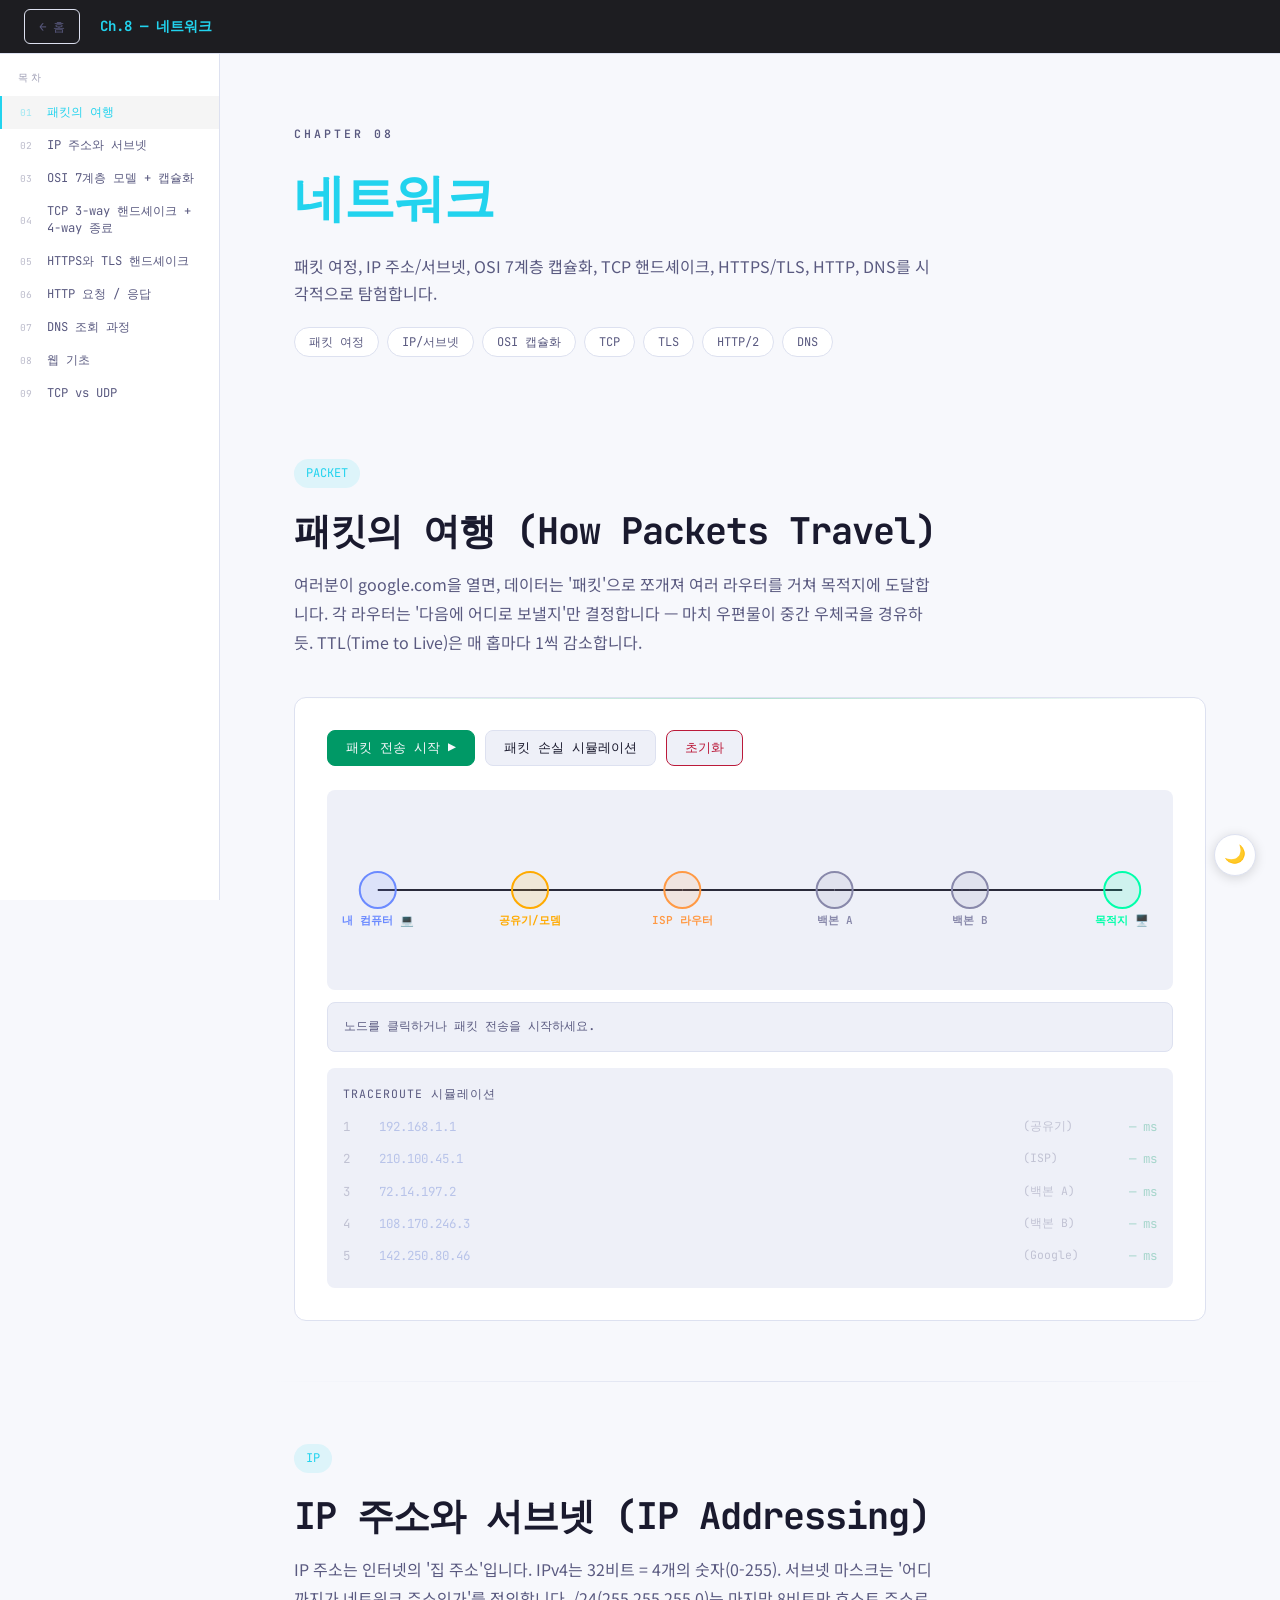
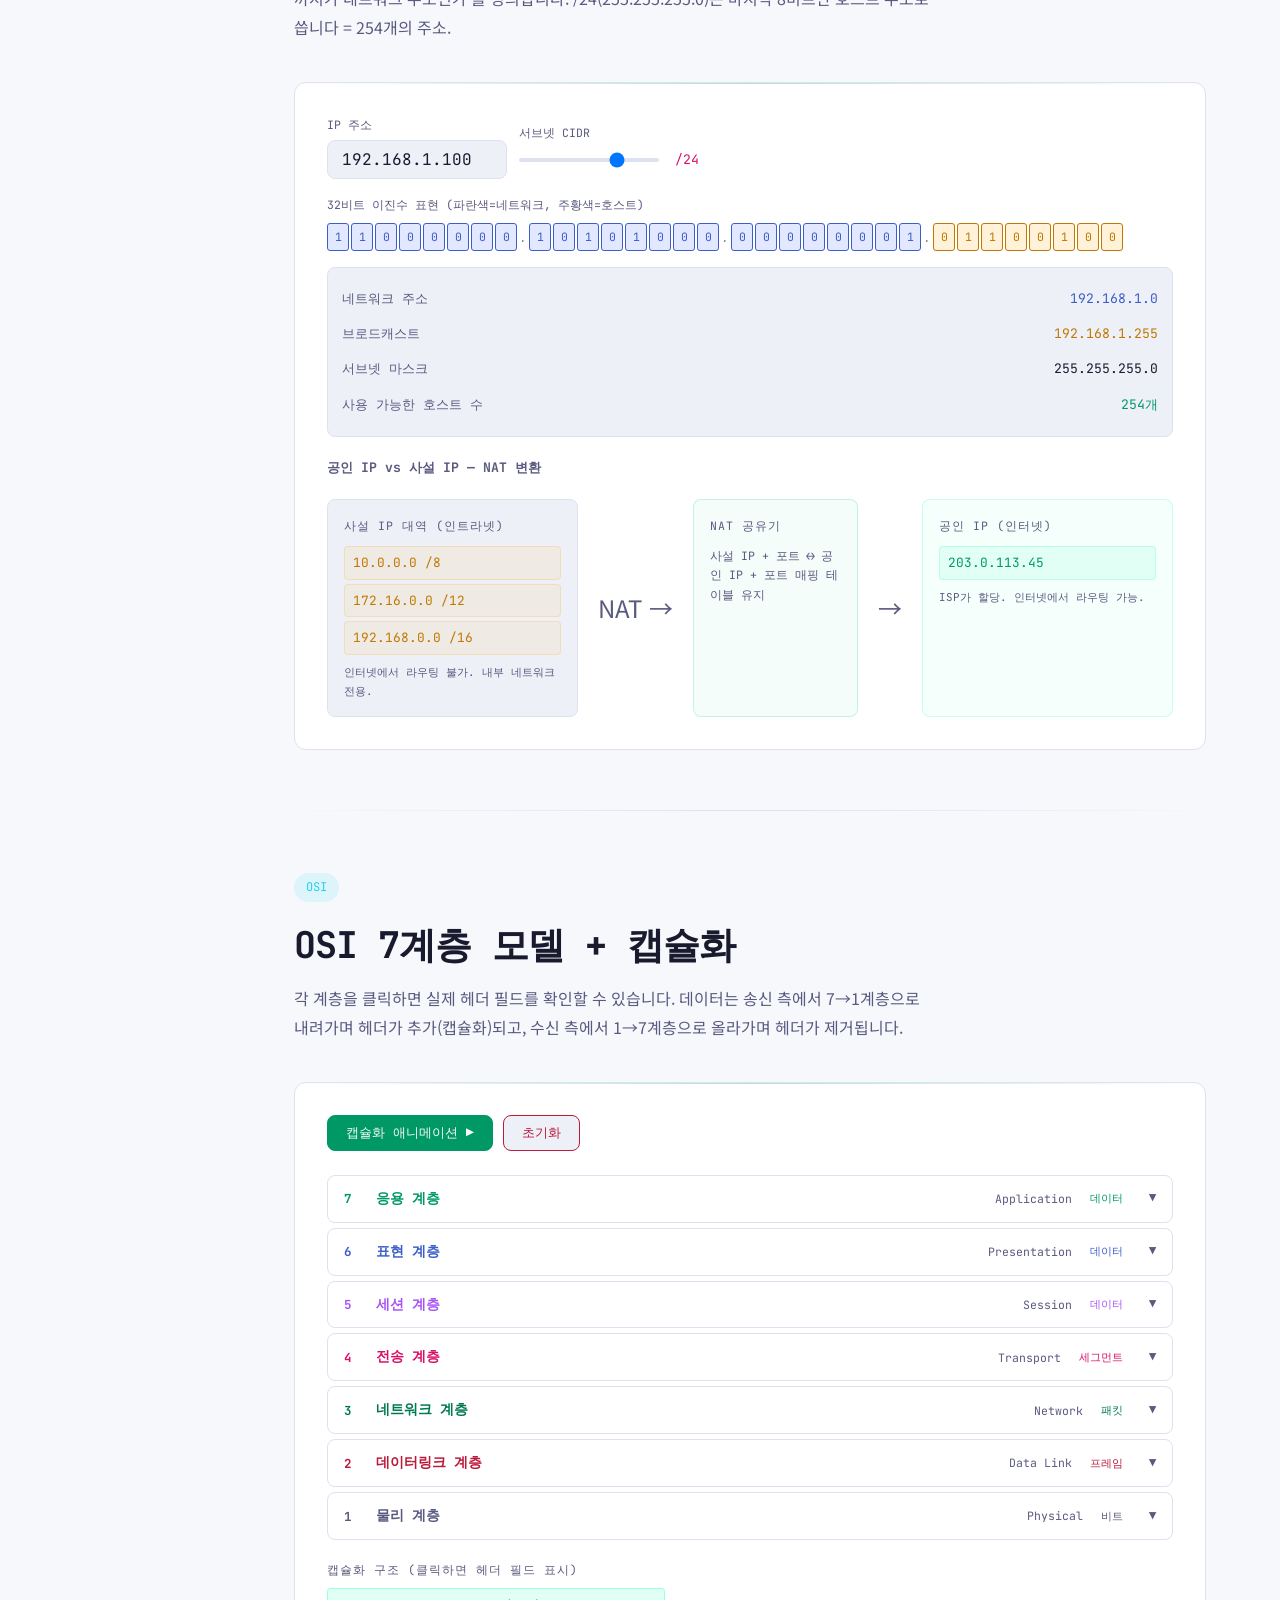
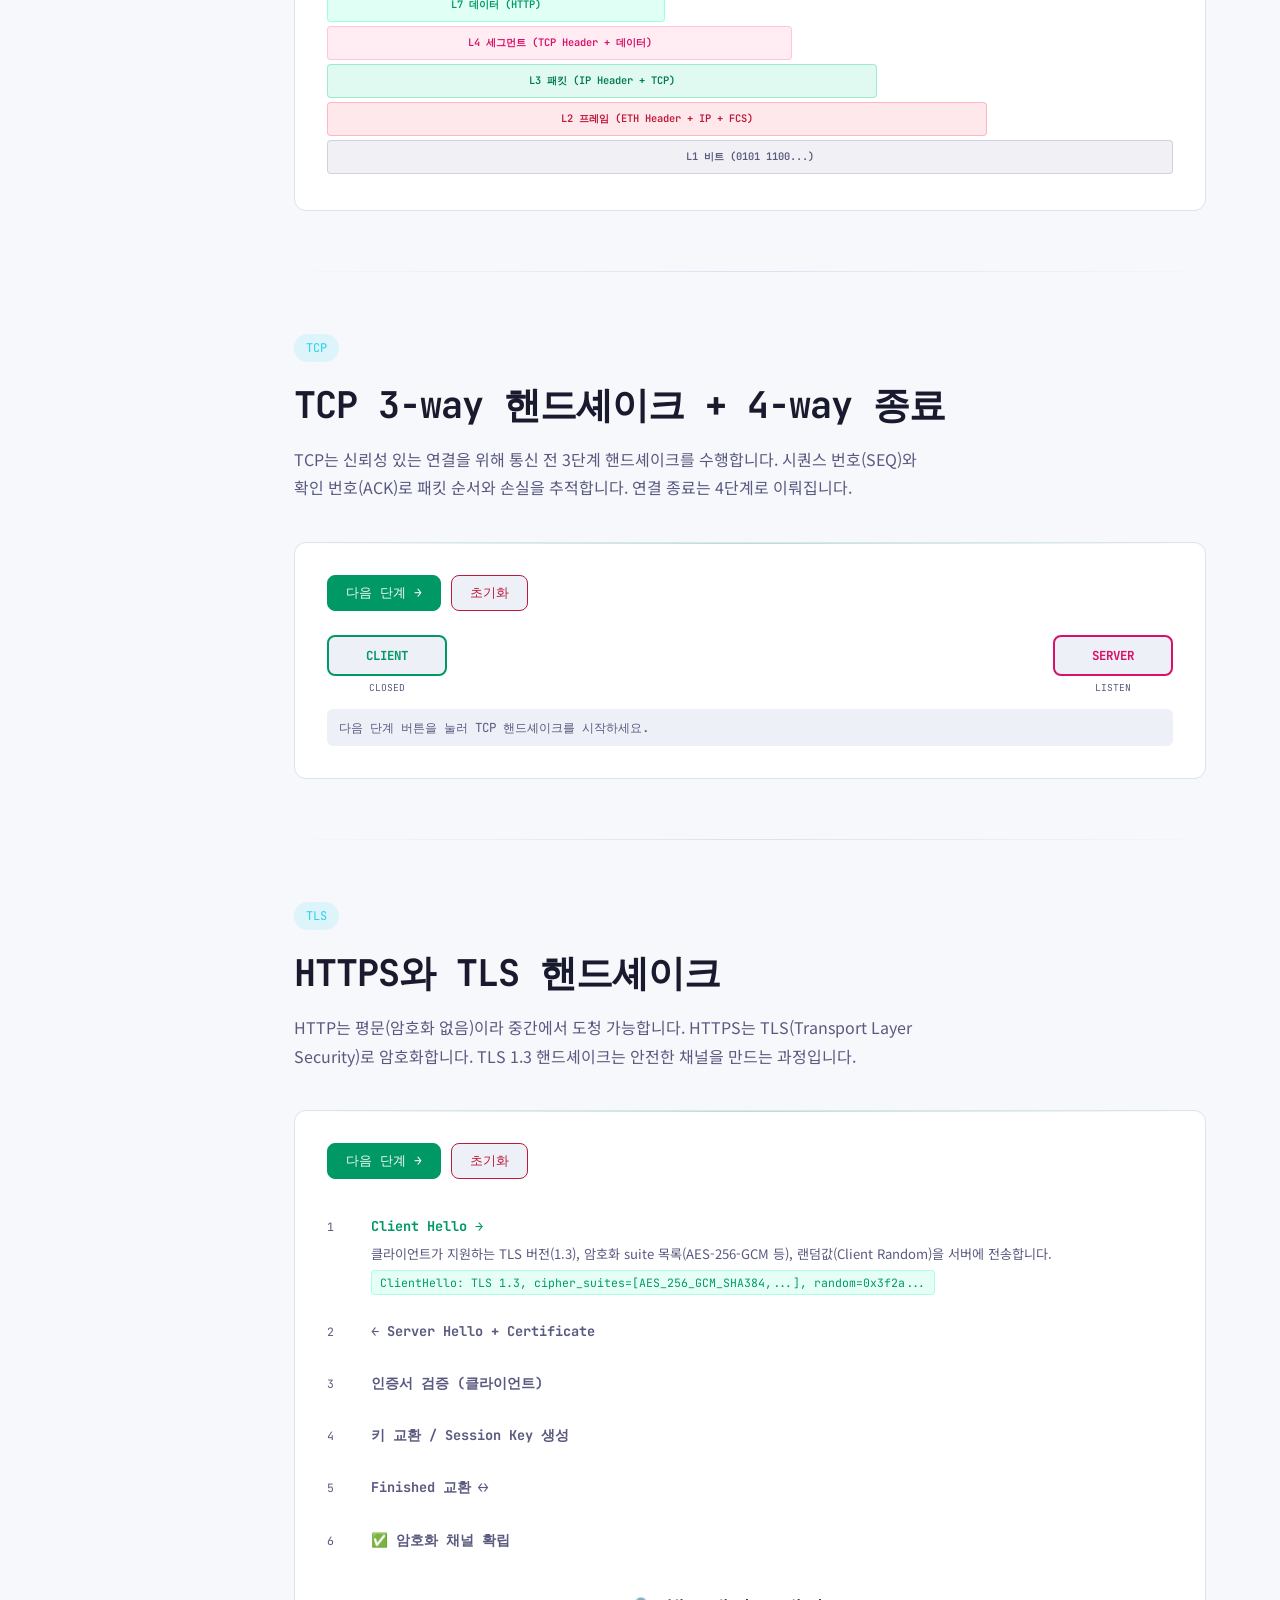
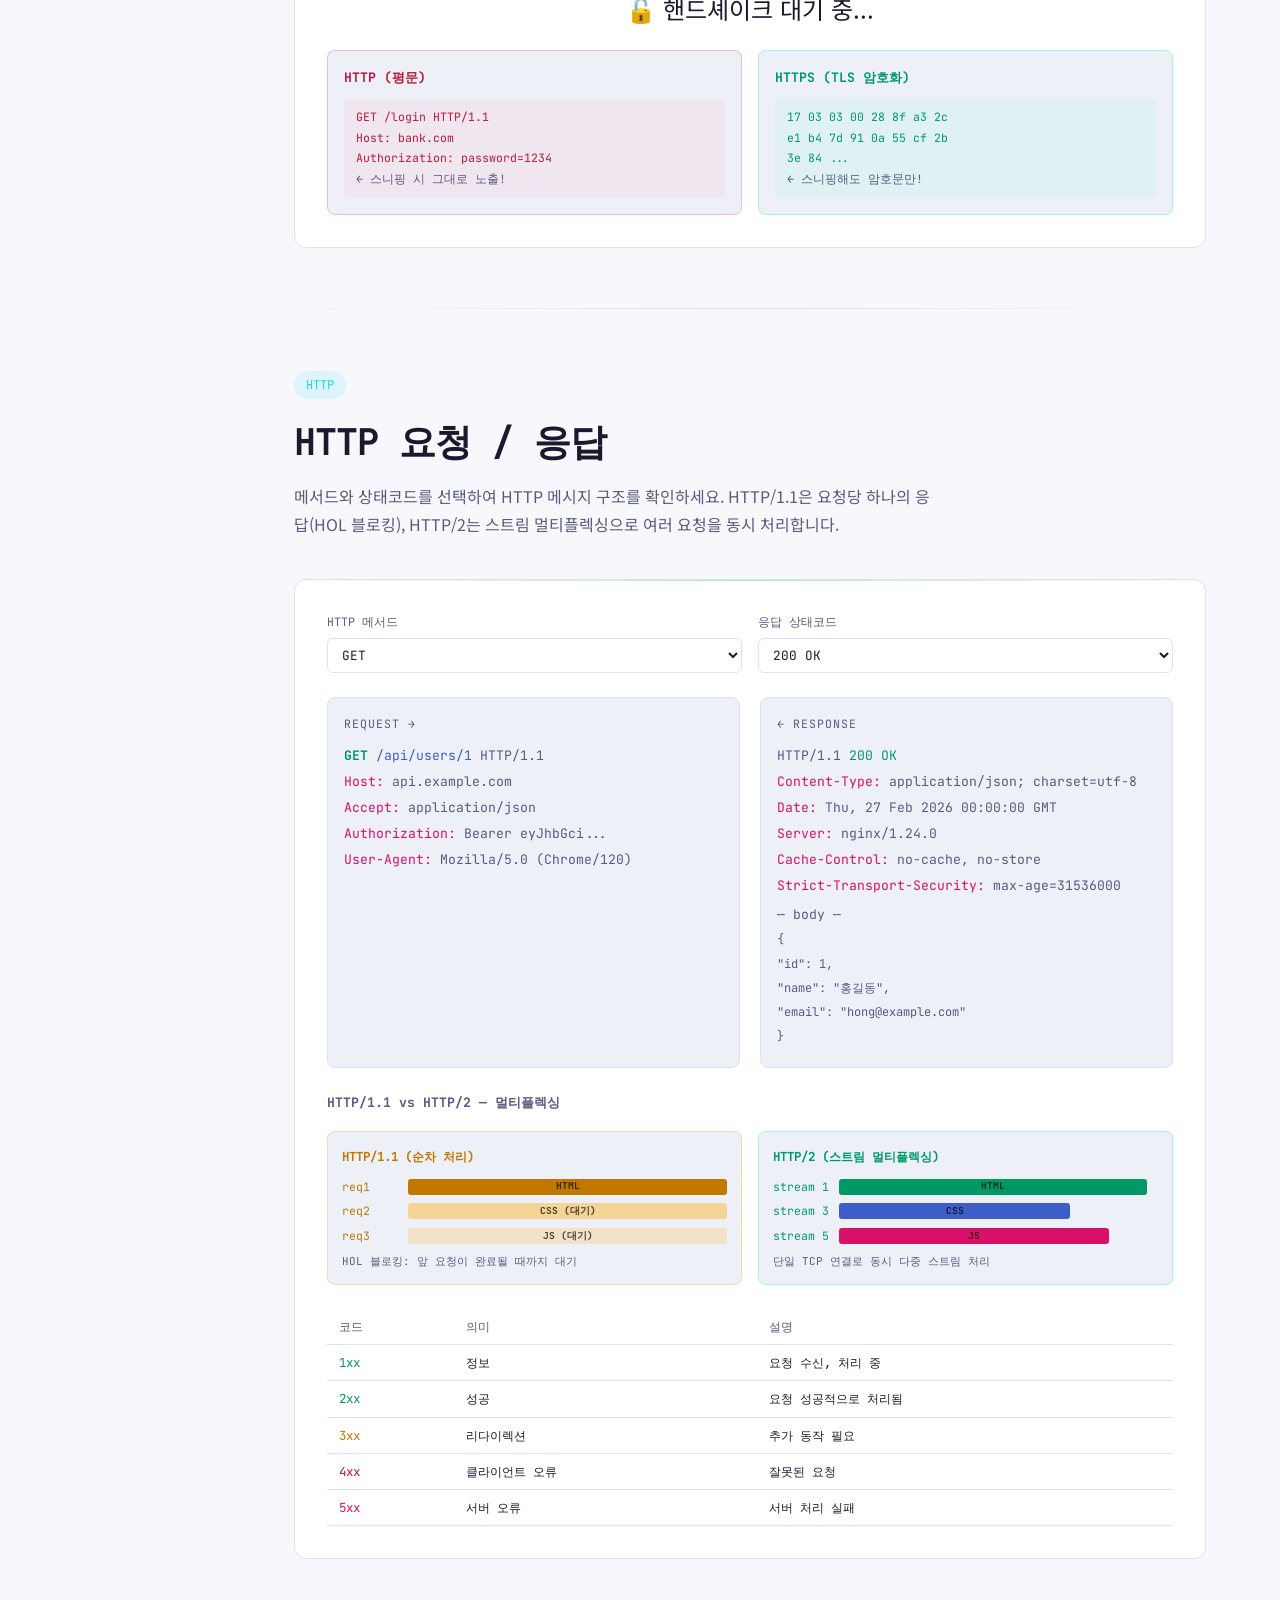
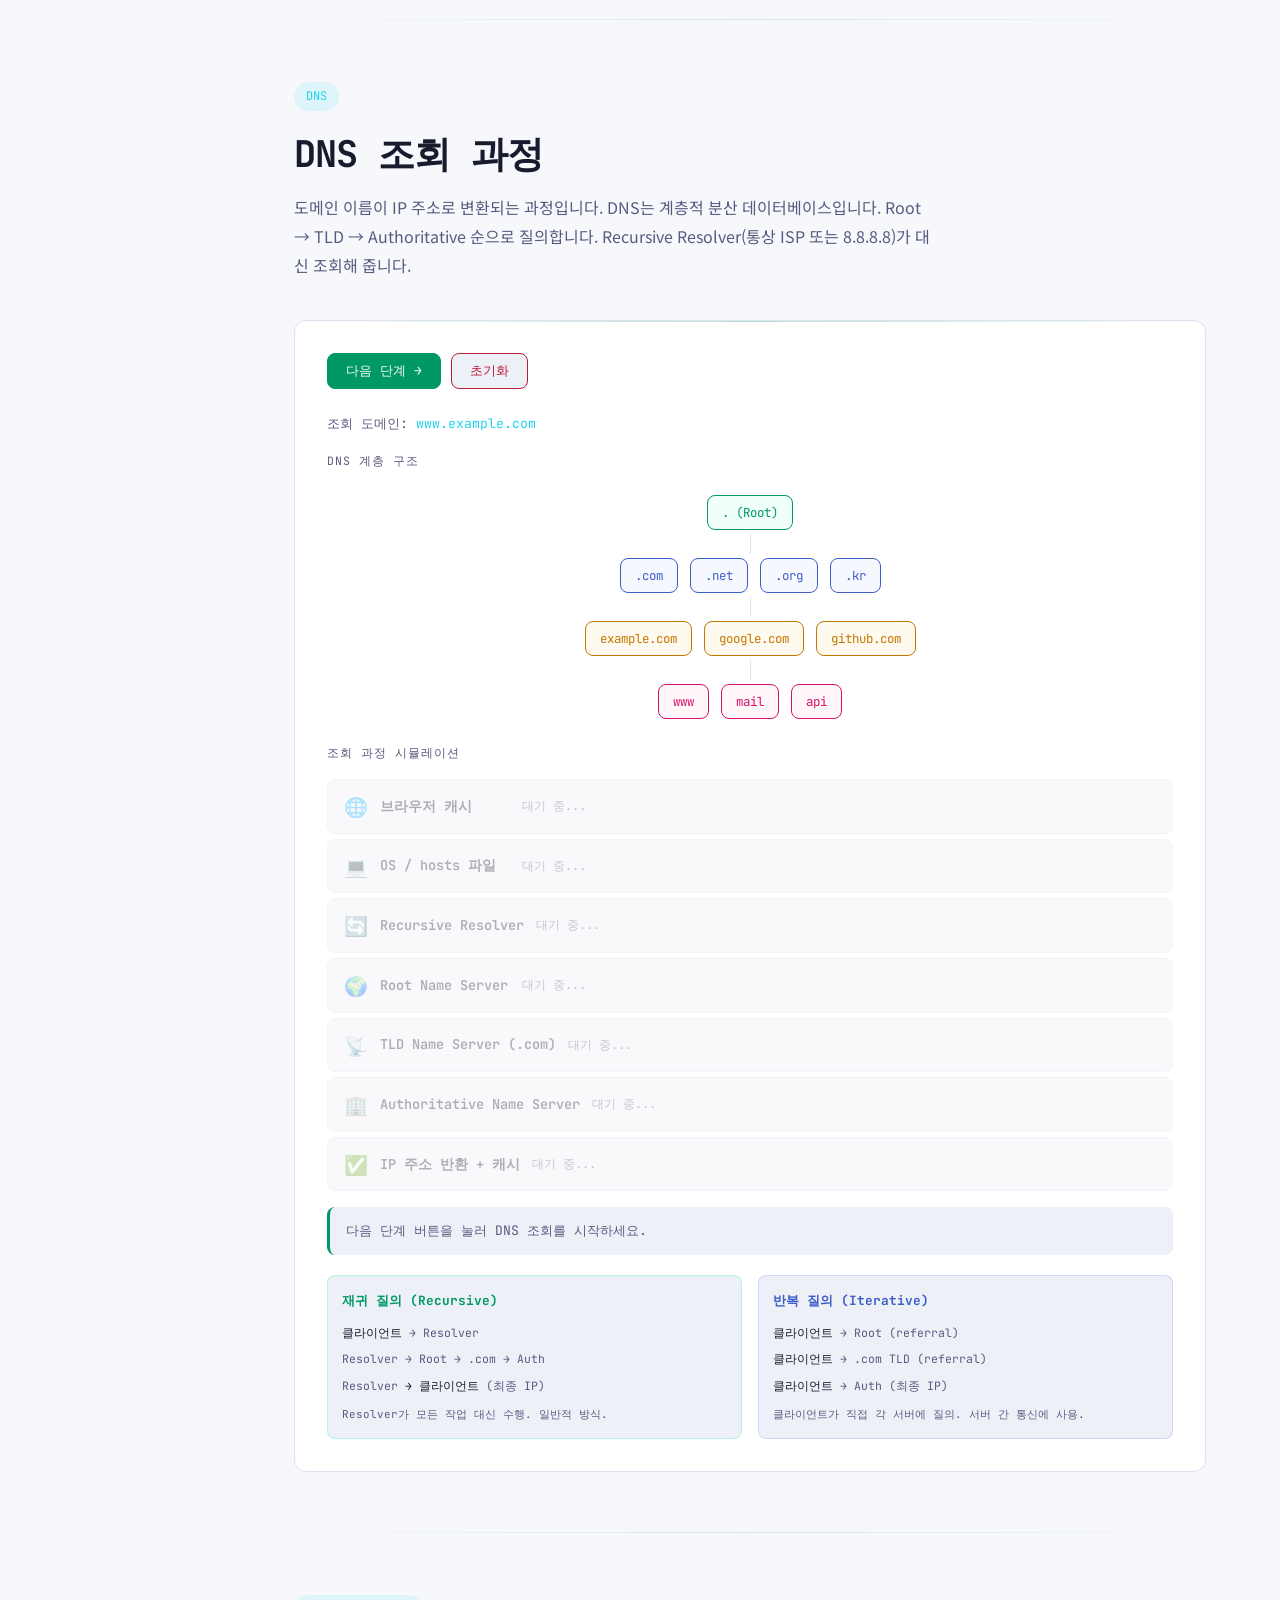
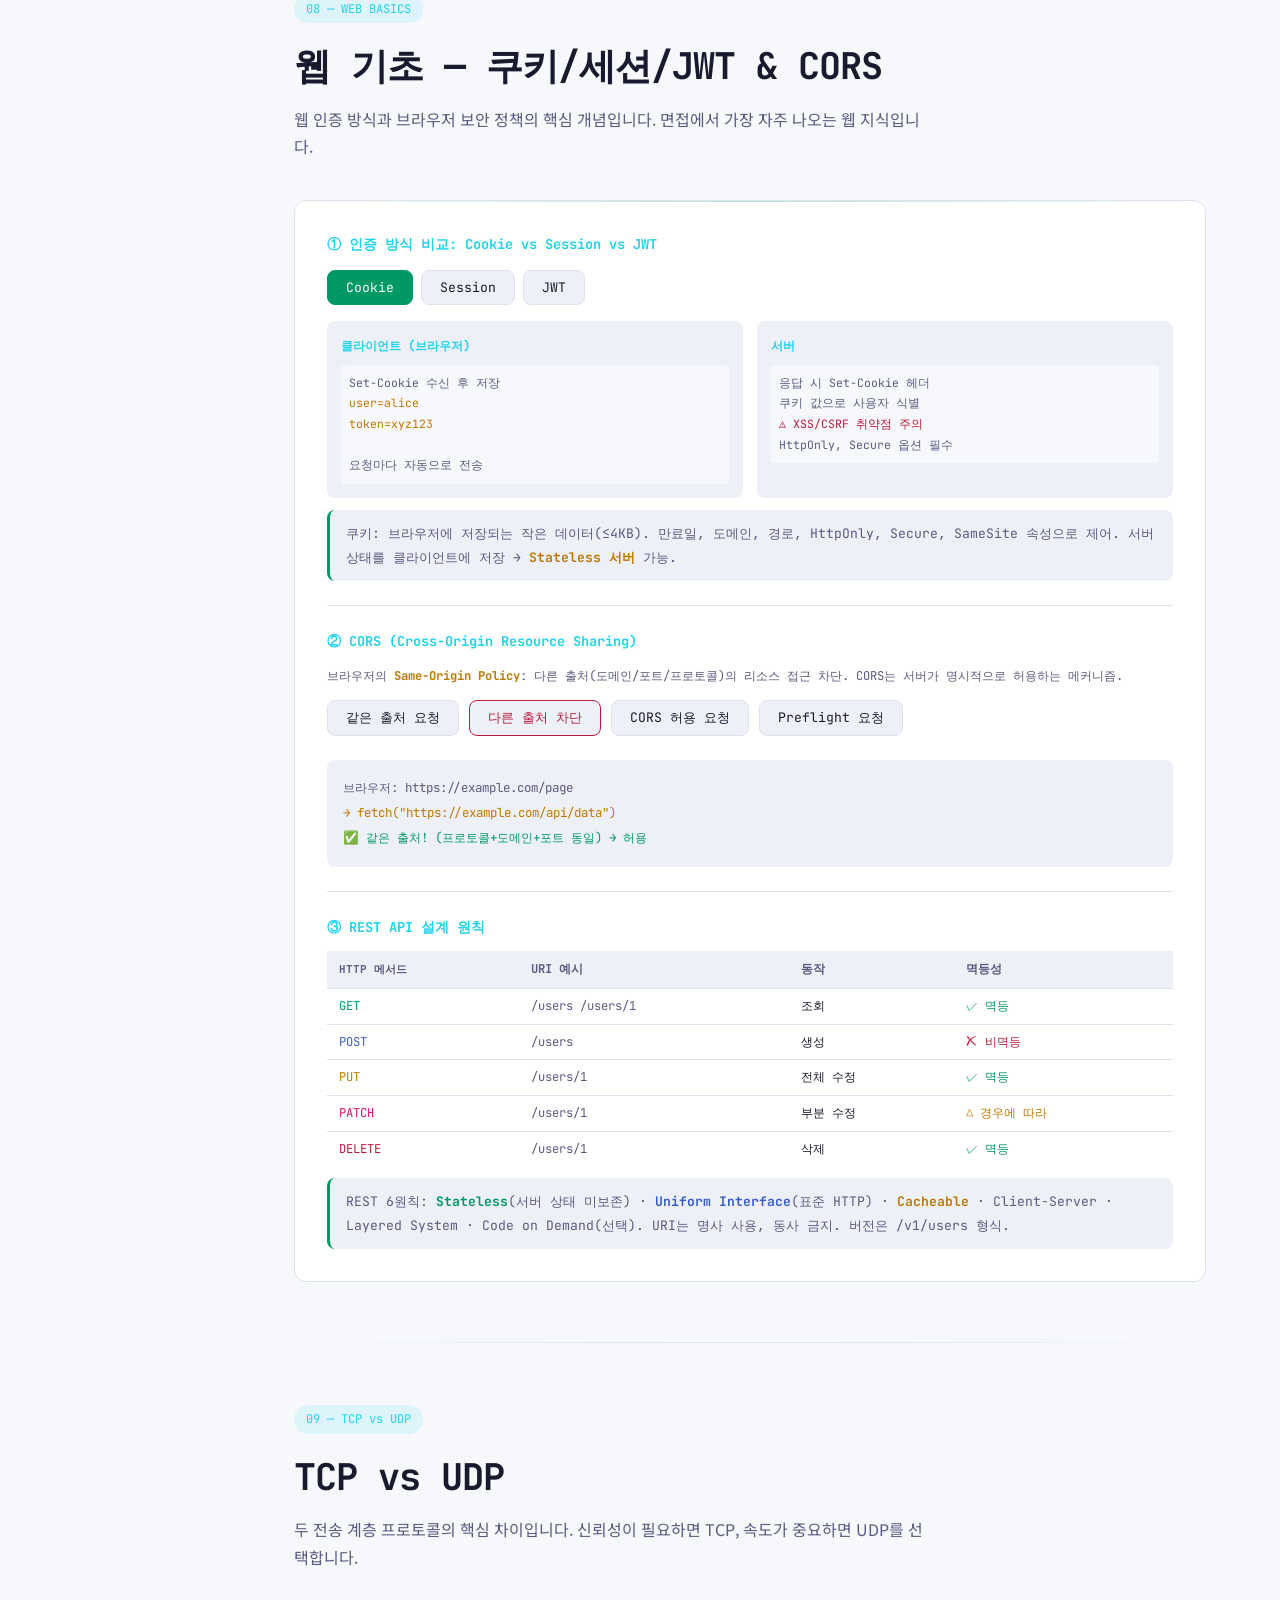
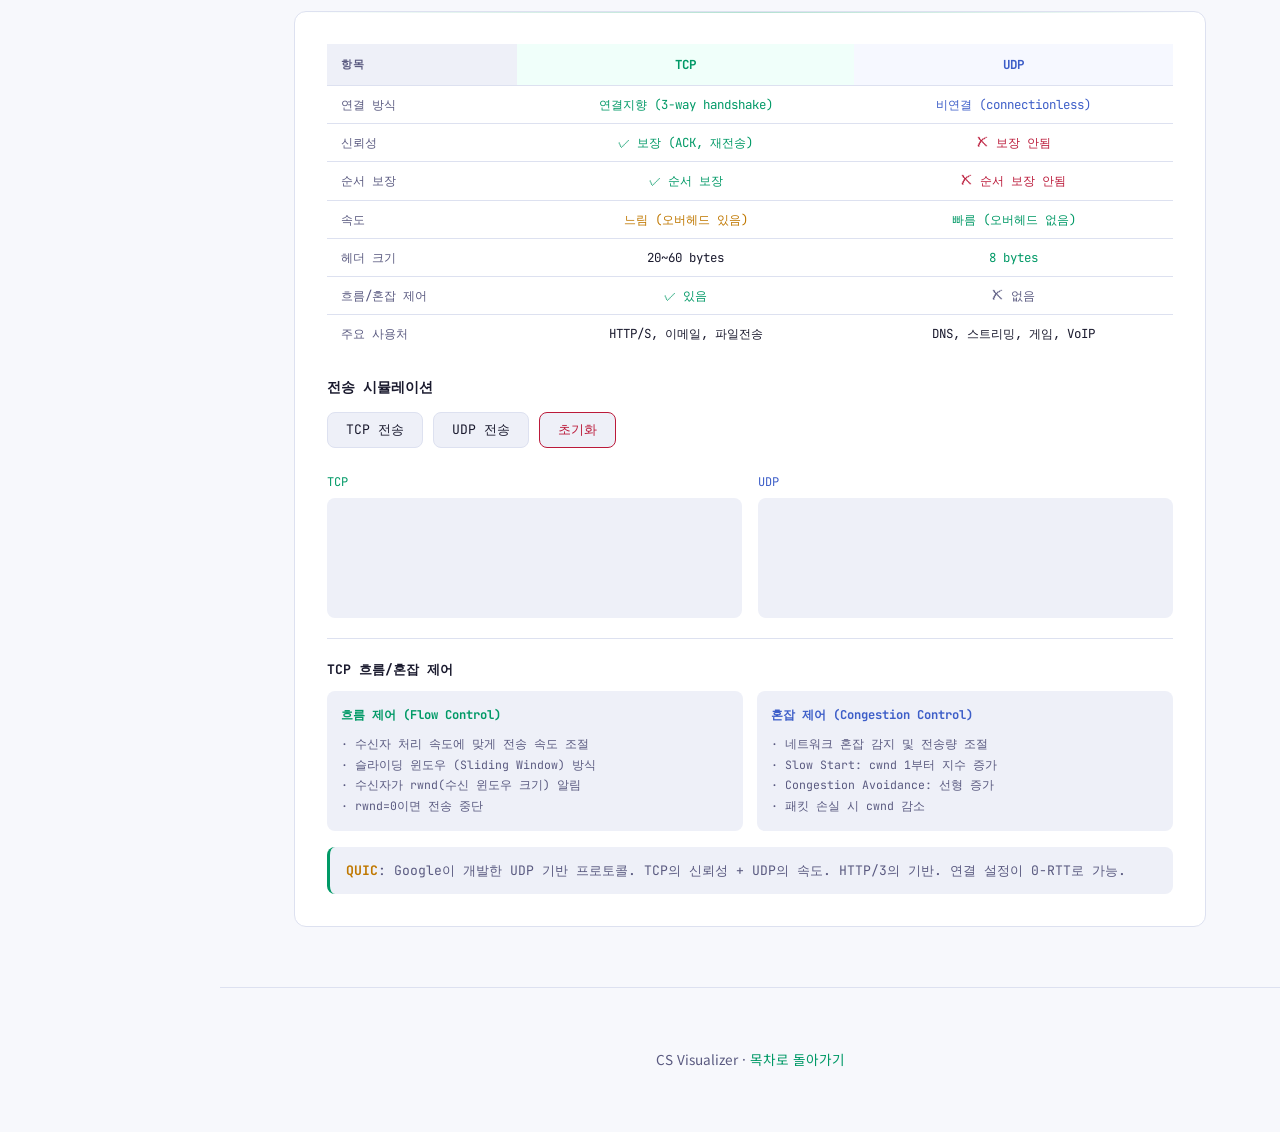
<file: ch8.html>
<!DOCTYPE html>
<html lang="ko">
<head>
<meta charset="UTF-8">
<meta name="viewport" content="width=device-width, initial-scale=1.0">
<title>Ch.8 네트워크 | CS Visualizer</title>
<link href="https://fonts.googleapis.com/css2?family=JetBrains+Mono:wght@300;400;500;600;700&family=Noto+Sans+KR:wght@300;400;500;700&display=swap" rel="stylesheet">
<link rel="stylesheet" href="style.css">
<style>
/* ===== PACKET JOURNEY ===== */
.packet-canvas-wrap{background:var(--surface2);border-radius:8px;overflow:hidden;position:relative;}
.traceroute{font-family:'JetBrains Mono',monospace;font-size:0.78rem;background:var(--surface2);border-radius:8px;padding:16px;margin-top:16px;}
.traceroute-row{display:flex;gap:16px;padding:5px 0;border-bottom:1px solid rgba(255,255,255,0.04);}
.tr-hop{color:var(--text-dim);min-width:20px;}
.tr-ip{color:var(--accent3);flex:1;}
.tr-desc{color:var(--text-dim);font-size:0.72rem;min-width:90px;}
.tr-ms{color:var(--accent);}
.traceroute-row.tr-active{background:rgba(0,255,170,0.05);border-radius:4px;}
.node-info-box{background:var(--surface2);border:1px solid var(--border);border-radius:8px;padding:12px 16px;margin-top:12px;font-family:'JetBrains Mono',monospace;font-size:0.78rem;color:var(--text-dim);min-height:50px;transition:all 0.3s;}
.node-info-box.active{border-color:var(--accent3);background:rgba(107,138,255,0.06);}
/* ===== IP ADDRESS ===== */
.ip-bit-row{display:flex;gap:2px;margin:8px 0;flex-wrap:nowrap;overflow-x:auto;}
.ip-bit{width:22px;height:28px;display:flex;align-items:center;justify-content:center;font-family:'JetBrains Mono',monospace;font-size:0.72rem;border-radius:3px;border:1px solid var(--border);background:var(--surface2);flex-shrink:0;}
.ip-bit.net{background:rgba(107,138,255,0.2);border-color:var(--accent3);color:var(--accent3);}
.ip-bit.host{background:rgba(255,170,0,0.15);border-color:var(--accent4);color:var(--accent4);}
.ip-bit-sep{width:8px;display:flex;align-items:center;justify-content:center;color:var(--text-dim);font-size:0.8rem;flex-shrink:0;}
.ip-input{background:var(--surface2);border:1px solid var(--border);border-radius:8px;color:var(--text);font-family:'JetBrains Mono',monospace;font-size:1rem;padding:8px 14px;width:180px;outline:none;}
.ip-input:focus{border-color:#22d3ee;}
.ip-result-row{display:flex;justify-content:space-between;padding:6px 0;border-bottom:1px solid rgba(255,255,255,0.05);font-family:'JetBrains Mono',monospace;font-size:0.82rem;}
.ip-result-label{color:var(--text-dim);}
.ip-result-val{color:var(--text);}
.cidr-label{font-family:'JetBrains Mono',monospace;font-size:0.82rem;color:var(--accent2);margin-left:8px;min-width:40px;}
.nat-box{display:flex;gap:0;align-items:stretch;margin-top:20px;flex-wrap:wrap;gap:12px;}
.nat-side{flex:1;min-width:180px;background:var(--surface2);border:1px solid var(--border);border-radius:8px;padding:16px;}
.nat-side-title{font-family:'JetBrains Mono',monospace;font-size:0.72rem;color:var(--text-dim);margin-bottom:10px;letter-spacing:1px;}
.nat-ip-item{font-family:'JetBrains Mono',monospace;font-size:0.8rem;padding:5px 8px;border-radius:4px;margin-bottom:4px;}
.nat-ip-private{color:var(--accent4);background:rgba(255,170,0,0.08);border:1px solid rgba(255,170,0,0.2);}
.nat-ip-public{color:var(--accent);background:rgba(0,255,170,0.08);border:1px solid rgba(0,255,170,0.2);}
.nat-arrow{display:flex;align-items:center;justify-content:center;font-size:1.5rem;color:var(--text-dim);padding:8px;}
/* ===== OSI ENHANCED ===== */
.osi-encap-wrap{margin-top:20px;}
.encap-label{font-family:'JetBrains Mono',monospace;font-size:0.72rem;color:var(--text-dim);margin-bottom:8px;letter-spacing:1px;}
.encap-row{display:flex;align-items:center;gap:0;margin-bottom:4px;min-height:34px;}
.encap-block{display:flex;align-items:center;justify-content:center;height:34px;font-family:'JetBrains Mono',monospace;font-size:0.65rem;font-weight:600;border-radius:4px;white-space:nowrap;padding:0 6px;transition:all 0.3s;cursor:pointer;border:1px solid transparent;}
.encap-l7{background:rgba(0,255,170,0.12);border-color:rgba(0,255,170,0.3);color:var(--accent);}
.encap-l4{background:rgba(255,107,157,0.12);border-color:rgba(255,107,157,0.3);color:var(--accent2);}
.encap-l3{background:rgba(0,204,136,0.12);border-color:rgba(0,204,136,0.3);color:var(--success);}
.encap-l2{background:rgba(255,68,102,0.12);border-color:rgba(255,68,102,0.3);color:var(--danger);}
.encap-l1{background:rgba(136,136,170,0.12);border-color:rgba(136,136,170,0.3);color:var(--text-dim);}
.encap-block:hover{transform:scale(1.04);}
.header-detail{background:var(--surface2);border:1px solid var(--border);border-radius:8px;padding:14px 16px;margin-top:12px;font-family:'JetBrains Mono',monospace;font-size:0.78rem;animation:fadeSlideIn 0.3s;display:none;}
.header-detail.show{display:block;}
.header-fields{display:flex;flex-wrap:wrap;gap:4px;margin-top:8px;}
.hf{padding:4px 8px;border-radius:4px;font-size:0.68rem;border:1px solid;}
.hf-tcp{color:var(--accent2);border-color:rgba(255,107,157,0.3);background:rgba(255,107,157,0.06);}
.hf-ip{color:var(--success);border-color:rgba(0,204,136,0.3);background:rgba(0,204,136,0.06);}
.hf-eth{color:var(--danger);border-color:rgba(255,68,102,0.3);background:rgba(255,68,102,0.06);}
/* ===== TCP SEQUENCE DIAGRAM ===== */
.tcp-seq-diagram{display:grid;grid-template-columns:120px 1fr 120px;gap:0;margin-top:16px;font-family:'JetBrains Mono',monospace;}
.tcp-seq-col{display:flex;flex-direction:column;align-items:center;gap:0;}
.tcp-seq-node{background:var(--surface2);border:2px solid var(--border);border-radius:8px;padding:8px 12px;text-align:center;font-size:0.78rem;font-weight:700;width:100%;}
.tcp-seq-timeline{width:2px;background:var(--border);flex:1;margin-top:0;}
.tcp-seq-arrows{position:relative;padding-top:10px;}
.tcp-seq-msg{display:flex;align-items:center;padding:6px 0;position:relative;font-size:0.75rem;}
.tcp-seq-msg .arrow-line{flex:1;height:2px;position:relative;}
.tcp-seq-msg .arrow-line::after{content:'';position:absolute;top:-4px;width:8px;height:8px;border-top:2px solid;border-right:2px solid;}
.tcp-seq-msg.c2s .arrow-line{background:var(--accent);}
.tcp-seq-msg.c2s .arrow-line::after{right:-1px;border-color:var(--accent);transform:rotate(45deg);}
.tcp-seq-msg.s2c .arrow-line{background:var(--accent2);}
.tcp-seq-msg.s2c .arrow-line::after{left:-1px;border-color:var(--accent2);transform:rotate(-135deg);}
.tcp-seq-msg .msg-label{font-family:'JetBrains Mono',monospace;font-size:0.68rem;padding:2px 6px;border-radius:4px;white-space:nowrap;}
.tcp-seq-msg.c2s .msg-label{color:var(--accent);background:rgba(0,255,170,0.1);}
.tcp-seq-msg.s2c .msg-label{color:var(--accent2);background:rgba(255,107,157,0.1);}
.tcp-seq-msg.info-msg{justify-content:center;}
.tcp-seq-msg.info-msg .msg-label{color:var(--accent);background:rgba(0,255,170,0.08);border:1px solid rgba(0,255,170,0.2);width:100%;text-align:center;}
.tcp-state-label{font-family:'JetBrains Mono',monospace;font-size:0.6rem;color:var(--text-dim);margin-top:2px;}
/* ===== TLS ===== */
.tls-step{display:flex;align-items:flex-start;gap:16px;padding:12px 0;border-bottom:1px solid rgba(255,255,255,0.05);}
.tls-step-num{font-family:'JetBrains Mono',monospace;font-size:0.72rem;color:var(--text-dim);min-width:28px;padding-top:2px;}
.tls-step-content{flex:1;}
.tls-step-title{font-family:'JetBrains Mono',monospace;font-size:0.85rem;font-weight:700;margin-bottom:4px;color:var(--text-dim);}
.tls-step.tls-active .tls-step-title{color:var(--accent);}
.tls-step.tls-done .tls-step-title{color:var(--success);opacity:0.65;}
.tls-step-desc{font-size:0.82rem;color:var(--text-dim);line-height:1.6;}
.tls-packet{display:inline-block;font-family:'JetBrains Mono',monospace;font-size:0.72rem;padding:2px 8px;border-radius:4px;margin-top:4px;}
.tls-packet.client{background:rgba(0,255,170,0.1);border:1px solid rgba(0,255,170,0.25);color:var(--accent);}
.tls-packet.server{background:rgba(255,107,157,0.1);border:1px solid rgba(255,107,157,0.25);color:var(--accent2);}
.tls-locked{font-size:1.5rem;text-align:center;margin:20px 0;}
.http-vs-https{display:grid;grid-template-columns:1fr 1fr;gap:16px;margin-top:20px;}
.hvh-box{background:var(--surface2);border:1px solid var(--border);border-radius:8px;padding:16px;}
.hvh-title{font-family:'JetBrains Mono',monospace;font-size:0.82rem;font-weight:700;margin-bottom:10px;}
.hvh-packet{font-family:'JetBrains Mono',monospace;font-size:0.72rem;padding:8px 12px;border-radius:4px;word-break:break-all;line-height:1.8;}
/* ===== DNS TREE ===== */
.dns-tree{display:flex;flex-direction:column;align-items:center;gap:0;margin:20px 0;position:relative;}
.dns-tree-level{display:flex;gap:12px;justify-content:center;position:relative;padding:4px 0;}
.dns-tree-node{background:var(--surface2);border:1px solid var(--border);border-radius:8px;padding:6px 14px;font-family:'JetBrains Mono',monospace;font-size:0.78rem;text-align:center;position:relative;transition:all 0.3s;}
.dns-tree-node.root{border-color:var(--accent);color:var(--accent);background:rgba(0,255,170,0.06);}
.dns-tree-node.tld{border-color:var(--accent3);color:var(--accent3);background:rgba(107,138,255,0.06);}
.dns-tree-node.sld{border-color:var(--accent4);color:var(--accent4);background:rgba(255,170,0,0.06);}
.dns-tree-node.host{border-color:var(--accent2);color:var(--accent2);background:rgba(255,107,157,0.06);}
.dns-tree-connector{width:1px;height:20px;background:var(--border);margin:0 auto;}
.dns-tree-branch{display:flex;gap:0;justify-content:center;}
.dns-tree-branch-line{height:1px;background:var(--border);flex:1;margin-top:10px;}
.dns-rec-vs-iter{display:grid;grid-template-columns:1fr 1fr;gap:16px;margin-top:20px;}
.rvi-box{background:var(--surface2);border:1px solid var(--border);border-radius:8px;padding:14px;}
.rvi-title{font-family:'JetBrains Mono',monospace;font-size:0.8rem;font-weight:700;margin-bottom:8px;}
.rvi-step{font-family:'JetBrains Mono',monospace;font-size:0.72rem;color:var(--text-dim);padding:3px 0;border-bottom:1px solid rgba(255,255,255,0.04);}
.rvi-step span{color:var(--text);}
/* ===== HTTP/2 ===== */
.http2-compare{display:grid;grid-template-columns:1fr 1fr;gap:16px;margin-top:16px;}
.h2-panel{background:var(--surface2);border:1px solid var(--border);border-radius:8px;padding:14px;}
.h2-title{font-family:'JetBrains Mono',monospace;font-size:0.78rem;font-weight:700;margin-bottom:10px;}
.h2-stream{display:flex;align-items:center;gap:6px;margin-bottom:5px;font-family:'JetBrains Mono',monospace;font-size:0.72rem;}
.h2-stream-id{color:var(--text-dim);min-width:60px;}
.h2-stream-bar{height:16px;border-radius:3px;display:flex;align-items:center;justify-content:center;font-size:0.6rem;color:rgba(0,0,0,0.7);font-weight:700;}
/* ===== MISC ===== */
.sec-desc{color:var(--text-dim);font-size:0.95rem;line-height:1.8;margin-bottom:8px;max-width:760px;}
@media(max-width:640px){
  .ip-bit{width:16px;height:24px;font-size:0.6rem;}
  .http-vs-https{grid-template-columns:1fr;}
  .dns-rec-vs-iter{grid-template-columns:1fr;}
  .http2-compare{grid-template-columns:1fr;}
  .tcp-seq-diagram{grid-template-columns:80px 1fr 80px;}
  .nat-box{flex-direction:column;}
}
</style>
</head>
<body class="page-body">
<nav class="page-nav">
  <a href="index.html" class="nav-back">← 홈</a>
  <div class="nav-chapter-title" style="color:#22d3ee">Ch.8 — 네트워크</div>
  <div class="nav-sections">
    <a href="#packet" class="nav-sec-link">패킷 여정</a>
    <a href="#ip" class="nav-sec-link">IP 주소</a>
    <a href="#osi" class="nav-sec-link">OSI 7계층</a>
    <a href="#tcp" class="nav-sec-link">TCP 핸드셰이크</a>
    <a href="#tls" class="nav-sec-link">HTTPS/TLS</a>
    <a href="#http" class="nav-sec-link">HTTP</a>
    <a href="#dns" class="nav-sec-link">DNS</a>
    <a href="#web" class="nav-sec-link">웹 기초</a>
    <a href="#tcpudp" class="nav-sec-link">TCP vs UDP</a>
  </div>
</nav>

<div class="chapter-banner cb8" style="--cb8-color:#22d3ee;">
  <div class="ch-num">CHAPTER 08</div>
  <h2 style="color:#22d3ee">네트워크</h2>
  <p class="ch-desc">패킷 여정, IP 주소/서브넷, OSI 7계층 캡슐화, TCP 핸드셰이크, HTTPS/TLS, HTTP, DNS를 시각적으로 탐험합니다.</p>
  <div class="ch-pills">
    <span>패킷 여정</span><span>IP/서브넷</span><span>OSI 캡슐화</span><span>TCP</span><span>TLS</span><span>HTTP/2</span><span>DNS</span>
  </div>
</div>

<!-- ===== SECTION 1: 패킷 여정 ===== -->
<section id="packet">
  <div class="section-header">
    <div class="tag" style="background:rgba(34,211,238,0.12);color:#22d3ee;">PACKET</div>
    <h2>패킷의 여행 (How Packets Travel)</h2>
    <p class="sec-desc">여러분이 google.com을 열면, 데이터는 '패킷'으로 쪼개져 여러 라우터를 거쳐 목적지에 도달합니다. 각 라우터는 '다음에 어디로 보낼지'만 결정합니다 — 마치 우편물이 중간 우체국을 경유하듯. TTL(Time to Live)은 매 홉마다 1씩 감소합니다.</p>
  </div>
  <div class="viz-box">
    <div class="controls">
      <button class="btn active" onclick="packetSend()">패킷 전송 시작 ▶</button>
      <button class="btn" onclick="packetLoss()">패킷 손실 시뮬레이션</button>
      <button class="btn danger" onclick="packetReset()">초기화</button>
    </div>
    <div class="packet-canvas-wrap">
      <canvas id="packetCanvas" height="200"></canvas>
    </div>
    <div class="node-info-box" id="nodeInfoBox">노드를 클릭하거나 패킷 전송을 시작하세요.</div>
    <div class="traceroute" id="tracerouteBox">
      <div style="color:var(--text-dim);font-size:0.72rem;margin-bottom:8px;letter-spacing:1px;">TRACEROUTE 시뮬레이션</div>
      <div class="traceroute-row" id="tr0" style="opacity:0.3"><span class="tr-hop">1</span><span class="tr-ip">192.168.1.1</span><span class="tr-desc">(공유기)</span><span class="tr-ms">— ms</span></div>
      <div class="traceroute-row" id="tr1" style="opacity:0.3"><span class="tr-hop">2</span><span class="tr-ip">210.100.45.1</span><span class="tr-desc">(ISP)</span><span class="tr-ms">— ms</span></div>
      <div class="traceroute-row" id="tr2" style="opacity:0.3"><span class="tr-hop">3</span><span class="tr-ip">72.14.197.2</span><span class="tr-desc">(백본 A)</span><span class="tr-ms">— ms</span></div>
      <div class="traceroute-row" id="tr3" style="opacity:0.3"><span class="tr-hop">4</span><span class="tr-ip">108.170.246.3</span><span class="tr-desc">(백본 B)</span><span class="tr-ms">— ms</span></div>
      <div class="traceroute-row" id="tr4" style="opacity:0.3"><span class="tr-hop">5</span><span class="tr-ip">142.250.80.46</span><span class="tr-desc">(Google)</span><span class="tr-ms">— ms</span></div>
    </div>
  </div>
</section>
<div class="section-divider"></div>

<!-- ===== SECTION 2: IP 주소와 서브넷 ===== -->
<section id="ip">
  <div class="section-header">
    <div class="tag" style="background:rgba(34,211,238,0.12);color:#22d3ee;">IP</div>
    <h2>IP 주소와 서브넷 (IP Addressing)</h2>
    <p class="sec-desc">IP 주소는 인터넷의 '집 주소'입니다. IPv4는 32비트 = 4개의 숫자(0-255). 서브넷 마스크는 '어디까지가 네트워크 주소인가'를 정의합니다. /24(255.255.255.0)는 마지막 8비트만 호스트 주소로 씁니다 = 254개의 주소.</p>
  </div>
  <div class="viz-box">
    <div style="display:flex;gap:12px;align-items:center;flex-wrap:wrap;margin-bottom:16px;">
      <div>
        <div style="font-family:'JetBrains Mono',monospace;font-size:0.72rem;color:var(--text-dim);margin-bottom:6px;">IP 주소</div>
        <input class="ip-input" id="ipInput" value="192.168.1.100" oninput="updateIP()">
      </div>
      <div>
        <div style="font-family:'JetBrains Mono',monospace;font-size:0.72rem;color:var(--text-dim);margin-bottom:6px;">서브넷 CIDR</div>
        <div style="display:flex;align-items:center;gap:8px;">
          <input type="range" id="cidrSlider" min="8" max="30" value="24" oninput="updateIP()" style="-webkit-appearance:none;width:140px;height:4px;background:var(--border);border-radius:2px;outline:none;">
          <span class="cidr-label" id="cidrLabel">/24</span>
        </div>
      </div>
    </div>
    <div style="font-family:'JetBrains Mono',monospace;font-size:0.72rem;color:var(--text-dim);margin-bottom:4px;">32비트 이진수 표현 (파란색=네트워크, 주황색=호스트)</div>
    <div class="ip-bit-row" id="ipBitRow"></div>
    <div style="margin-top:16px;background:var(--surface2);border-radius:8px;padding:14px;border:1px solid var(--border);">
      <div class="ip-result-row"><span class="ip-result-label">네트워크 주소</span><span class="ip-result-val" id="ipNetwork" style="color:var(--accent3);">—</span></div>
      <div class="ip-result-row"><span class="ip-result-label">브로드캐스트</span><span class="ip-result-val" id="ipBroadcast" style="color:var(--accent4);">—</span></div>
      <div class="ip-result-row"><span class="ip-result-label">서브넷 마스크</span><span class="ip-result-val" id="ipMask">—</span></div>
      <div class="ip-result-row" style="border-bottom:none;"><span class="ip-result-label">사용 가능한 호스트 수</span><span class="ip-result-val" id="ipHostCount" style="color:var(--accent);">—</span></div>
    </div>
    <div style="font-family:'JetBrains Mono',monospace;font-size:0.82rem;font-weight:700;margin:20px 0 8px;color:var(--text-dim);">공인 IP vs 사설 IP — NAT 변환</div>
    <div class="nat-box">
      <div class="nat-side">
        <div class="nat-side-title">사설 IP 대역 (인트라넷)</div>
        <div class="nat-ip-item nat-ip-private">10.0.0.0 /8</div>
        <div class="nat-ip-item nat-ip-private">172.16.0.0 /12</div>
        <div class="nat-ip-item nat-ip-private">192.168.0.0 /16</div>
        <div style="font-family:'JetBrains Mono',monospace;font-size:0.68rem;color:var(--text-dim);margin-top:8px;">인터넷에서 라우팅 불가. 내부 네트워크 전용.</div>
      </div>
      <div class="nat-arrow">NAT →</div>
      <div class="nat-side" style="flex:0.6;min-width:140px;background:rgba(0,204,136,0.04);border-color:rgba(0,204,136,0.2);">
        <div class="nat-side-title">NAT 공유기</div>
        <div style="font-family:'JetBrains Mono',monospace;font-size:0.72rem;color:var(--text-dim);line-height:1.7;">사설 IP + 포트 ↔ 공인 IP + 포트 매핑 테이블 유지</div>
      </div>
      <div class="nat-arrow">→</div>
      <div class="nat-side" style="background:rgba(0,255,170,0.04);border-color:rgba(0,255,170,0.2);">
        <div class="nat-side-title">공인 IP (인터넷)</div>
        <div class="nat-ip-item nat-ip-public">203.0.113.45</div>
        <div style="font-family:'JetBrains Mono',monospace;font-size:0.68rem;color:var(--text-dim);margin-top:8px;">ISP가 할당. 인터넷에서 라우팅 가능.</div>
      </div>
    </div>
  </div>
</section>
<div class="section-divider"></div>

<!-- ===== SECTION 3: OSI 7계층 ===== -->
<section id="osi">
  <div class="section-header">
    <div class="tag" style="background:rgba(34,211,238,0.12);color:#22d3ee;">OSI</div>
    <h2>OSI 7계층 모델 + 캡슐화</h2>
    <p class="sec-desc">각 계층을 클릭하면 실제 헤더 필드를 확인할 수 있습니다. 데이터는 송신 측에서 7→1계층으로 내려가며 헤더가 추가(캡슐화)되고, 수신 측에서 1→7계층으로 올라가며 헤더가 제거됩니다.</p>
  </div>
  <div class="viz-box">
    <div class="controls">
      <button class="btn active" onclick="runEncapAnim()">캡슐화 애니메이션 ▶</button>
      <button class="btn danger" onclick="resetEncap()">초기화</button>
    </div>
    <div class="osi-stack" id="osiStack"></div>
    <div class="osi-encap-wrap">
      <div class="encap-label">캡슐화 구조 (클릭하면 헤더 필드 표시)</div>
      <div id="encapRows"></div>
      <div class="header-detail" id="headerDetail"></div>
    </div>
  </div>
</section>
<div class="section-divider"></div>

<!-- ===== SECTION 4: TCP 핸드셰이크 ===== -->
<section id="tcp">
  <div class="section-header">
    <div class="tag" style="background:rgba(34,211,238,0.12);color:#22d3ee;">TCP</div>
    <h2>TCP 3-way 핸드셰이크 + 4-way 종료</h2>
    <p class="sec-desc">TCP는 신뢰성 있는 연결을 위해 통신 전 3단계 핸드셰이크를 수행합니다. 시퀀스 번호(SEQ)와 확인 번호(ACK)로 패킷 순서와 손실을 추적합니다. 연결 종료는 4단계로 이뤄집니다.</p>
  </div>
  <div class="viz-box">
    <div class="controls">
      <button class="btn active" onclick="tcpSeqNext()" id="tcpSeqNextBtn">다음 단계 →</button>
      <button class="btn danger" onclick="tcpSeqReset()">초기화</button>
    </div>
    <div class="tcp-seq-diagram">
      <div class="tcp-seq-col">
        <div class="tcp-seq-node" style="border-color:var(--accent);color:var(--accent);">CLIENT</div>
        <div style="font-family:'JetBrains Mono',monospace;font-size:0.6rem;color:var(--text-dim);margin-top:4px;text-align:center;" id="tcpClientState">CLOSED</div>
        <div class="tcp-seq-timeline" id="clientTimeline"></div>
      </div>
      <div style="padding-top:50px;" id="tcpSeqArrows"></div>
      <div class="tcp-seq-col">
        <div class="tcp-seq-node" style="border-color:var(--accent2);color:var(--accent2);">SERVER</div>
        <div style="font-family:'JetBrains Mono',monospace;font-size:0.6rem;color:var(--text-dim);margin-top:4px;text-align:center;" id="tcpServerState">LISTEN</div>
        <div class="tcp-seq-timeline" id="serverTimeline"></div>
      </div>
    </div>
    <div class="tcp-step-desc" id="tcpSeqDesc" style="margin-top:12px;">다음 단계 버튼을 눌러 TCP 핸드셰이크를 시작하세요.</div>
  </div>
</section>
<div class="section-divider"></div>

<!-- ===== SECTION 5: HTTPS / TLS ===== -->
<section id="tls">
  <div class="section-header">
    <div class="tag" style="background:rgba(34,211,238,0.12);color:#22d3ee;">TLS</div>
    <h2>HTTPS와 TLS 핸드셰이크</h2>
    <p class="sec-desc">HTTP는 평문(암호화 없음)이라 중간에서 도청 가능합니다. HTTPS는 TLS(Transport Layer Security)로 암호화합니다. TLS 1.3 핸드셰이크는 안전한 채널을 만드는 과정입니다.</p>
  </div>
  <div class="viz-box">
    <div class="controls">
      <button class="btn active" onclick="tlsNext()" id="tlsNextBtn">다음 단계 →</button>
      <button class="btn danger" onclick="tlsReset()">초기화</button>
    </div>
    <div id="tlsSteps"></div>
    <div class="tls-locked" id="tlsLocked">🔓 핸드셰이크 대기 중...</div>
    <div class="http-vs-https">
      <div class="hvh-box" style="border-color:rgba(255,68,102,0.3);">
        <div class="hvh-title" style="color:var(--danger);">HTTP (평문)</div>
        <div class="hvh-packet" style="background:rgba(255,68,102,0.06);color:var(--danger);">GET /login HTTP/1.1<br>Host: bank.com<br>Authorization: password=1234<br><span style="color:var(--text-dim)">← 스니핑 시 그대로 노출!</span></div>
      </div>
      <div class="hvh-box" style="border-color:rgba(0,255,170,0.3);">
        <div class="hvh-title" style="color:var(--accent);">HTTPS (TLS 암호화)</div>
        <div class="hvh-packet" style="background:rgba(0,255,170,0.06);color:var(--accent);">17 03 03 00 28 8f a3 2c<br>e1 b4 7d 91 0a 55 cf 2b<br>3e 84 ...<br><span style="color:var(--text-dim)">← 스니핑해도 암호문만!</span></div>
      </div>
    </div>
  </div>
</section>
<div class="section-divider"></div>

<!-- ===== SECTION 6: HTTP ===== -->
<section id="http">
  <div class="section-header">
    <div class="tag" style="background:rgba(34,211,238,0.12);color:#22d3ee;">HTTP</div>
    <h2>HTTP 요청 / 응답</h2>
    <p class="sec-desc">메서드와 상태코드를 선택하여 HTTP 메시지 구조를 확인하세요. HTTP/1.1은 요청당 하나의 응답(HOL 블로킹), HTTP/2는 스트림 멀티플렉싱으로 여러 요청을 동시 처리합니다.</p>
  </div>
  <div class="viz-box">
    <div style="display:grid;grid-template-columns:1fr 1fr;gap:16px;margin-bottom:16px;">
      <div>
        <div style="font-family:'JetBrains Mono',monospace;font-size:0.72rem;color:var(--text-dim);margin-bottom:6px;">HTTP 메서드</div>
        <select class="http-select" id="httpMethod" onchange="updateHTTP()">
          <option value="GET">GET</option>
          <option value="POST">POST</option>
          <option value="PUT">PUT</option>
          <option value="DELETE">DELETE</option>
        </select>
      </div>
      <div>
        <div style="font-family:'JetBrains Mono',monospace;font-size:0.72rem;color:var(--text-dim);margin-bottom:6px;">응답 상태코드</div>
        <select class="http-select" id="httpStatus" onchange="updateHTTP()">
          <option value="200">200 OK</option>
          <option value="201">201 Created</option>
          <option value="204">204 No Content</option>
          <option value="301">301 Moved Permanently</option>
          <option value="304">304 Not Modified</option>
          <option value="400">400 Bad Request</option>
          <option value="401">401 Unauthorized</option>
          <option value="403">403 Forbidden</option>
          <option value="404">404 Not Found</option>
          <option value="500">500 Internal Server Error</option>
          <option value="502">502 Bad Gateway</option>
          <option value="503">503 Service Unavailable</option>
        </select>
      </div>
    </div>
    <div class="http-layout">
      <div class="http-panel">
        <div class="http-panel-title">REQUEST →</div>
        <div id="httpReqPanel"></div>
      </div>
      <div class="http-panel">
        <div class="http-panel-title">← RESPONSE</div>
        <div id="httpResPanel"></div>
      </div>
    </div>
    <div style="font-family:'JetBrains Mono',monospace;font-size:0.82rem;font-weight:700;margin:24px 0 8px;color:var(--text-dim);">HTTP/1.1 vs HTTP/2 — 멀티플렉싱</div>
    <div class="http2-compare">
      <div class="h2-panel" style="border-color:rgba(255,170,0,0.3);">
        <div class="h2-title" style="color:var(--accent4);">HTTP/1.1 (순차 처리)</div>
        <div class="h2-stream"><span class="h2-stream-id" style="color:var(--accent4);">req1</span><div class="h2-stream-bar" style="width:100%;background:var(--accent4);">HTML</div></div>
        <div class="h2-stream"><span class="h2-stream-id" style="color:var(--accent4);">req2</span><div class="h2-stream-bar" style="width:100%;background:rgba(255,170,0,0.4);">CSS (대기)</div></div>
        <div class="h2-stream"><span class="h2-stream-id" style="color:var(--accent4);">req3</span><div class="h2-stream-bar" style="width:100%;background:rgba(255,170,0,0.2);">JS (대기)</div></div>
        <div style="font-family:'JetBrains Mono',monospace;font-size:0.68rem;color:var(--text-dim);margin-top:6px;">HOL 블로킹: 앞 요청이 완료될 때까지 대기</div>
      </div>
      <div class="h2-panel" style="border-color:rgba(0,255,170,0.3);">
        <div class="h2-title" style="color:var(--accent);">HTTP/2 (스트림 멀티플렉싱)</div>
        <div class="h2-stream"><span class="h2-stream-id" style="color:var(--accent);">stream 1</span><div class="h2-stream-bar" style="width:80%;background:var(--accent);">HTML</div></div>
        <div class="h2-stream"><span class="h2-stream-id" style="color:var(--accent);">stream 3</span><div class="h2-stream-bar" style="width:60%;background:var(--accent3);">CSS</div></div>
        <div class="h2-stream"><span class="h2-stream-id" style="color:var(--accent);">stream 5</span><div class="h2-stream-bar" style="width:70%;background:var(--accent2);">JS</div></div>
        <div style="font-family:'JetBrains Mono',monospace;font-size:0.68rem;color:var(--text-dim);margin-top:6px;">단일 TCP 연결로 동시 다중 스트림 처리</div>
      </div>
    </div>
    <table class="status-table" style="margin-top:24px;">
      <thead><tr><th>코드</th><th>의미</th><th>설명</th></tr></thead>
      <tbody>
        <tr><td class="http-status-2">1xx</td><td>정보</td><td>요청 수신, 처리 중</td></tr>
        <tr><td class="http-status-2">2xx</td><td>성공</td><td>요청 성공적으로 처리됨</td></tr>
        <tr><td class="http-status-3">3xx</td><td>리다이렉션</td><td>추가 동작 필요</td></tr>
        <tr><td class="http-status-4">4xx</td><td>클라이언트 오류</td><td>잘못된 요청</td></tr>
        <tr><td class="http-status-5">5xx</td><td>서버 오류</td><td>서버 처리 실패</td></tr>
      </tbody>
    </table>
  </div>
</section>
<div class="section-divider"></div>

<!-- ===== SECTION 7: DNS ===== -->
<section id="dns">
  <div class="section-header">
    <div class="tag" style="background:rgba(34,211,238,0.12);color:#22d3ee;">DNS</div>
    <h2>DNS 조회 과정</h2>
    <p class="sec-desc">도메인 이름이 IP 주소로 변환되는 과정입니다. DNS는 계층적 분산 데이터베이스입니다. Root → TLD → Authoritative 순으로 질의합니다. Recursive Resolver(통상 ISP 또는 8.8.8.8)가 대신 조회해 줍니다.</p>
  </div>
  <div class="viz-box">
    <div class="controls">
      <button class="btn active" onclick="dnsNext()" id="dnsNextBtn">다음 단계 →</button>
      <button class="btn danger" onclick="dnsReset()">초기화</button>
    </div>
    <div style="font-family:'JetBrains Mono',monospace;font-size:0.82rem;color:var(--text-dim);margin-bottom:16px;">
      조회 도메인: <span style="color:#22d3ee">www.example.com</span>
    </div>

    <div style="font-family:'JetBrains Mono',monospace;font-size:0.72rem;color:var(--text-dim);margin-bottom:8px;letter-spacing:1px;">DNS 계층 구조</div>
    <div class="dns-tree">
      <div class="dns-tree-level">
        <div class="dns-tree-node root">. (Root)</div>
      </div>
      <div class="dns-tree-connector"></div>
      <div class="dns-tree-level">
        <div class="dns-tree-node tld">.com</div>
        <div class="dns-tree-node tld">.net</div>
        <div class="dns-tree-node tld">.org</div>
        <div class="dns-tree-node tld">.kr</div>
      </div>
      <div class="dns-tree-connector"></div>
      <div class="dns-tree-level">
        <div class="dns-tree-node sld">example.com</div>
        <div class="dns-tree-node sld">google.com</div>
        <div class="dns-tree-node sld">github.com</div>
      </div>
      <div class="dns-tree-connector"></div>
      <div class="dns-tree-level">
        <div class="dns-tree-node host">www</div>
        <div class="dns-tree-node host">mail</div>
        <div class="dns-tree-node host">api</div>
      </div>
    </div>

    <div style="font-family:'JetBrains Mono',monospace;font-size:0.72rem;color:var(--text-dim);margin:16px 0 8px;letter-spacing:1px;">조회 과정 시뮬레이션</div>
    <div class="dns-nodes" id="dnsNodes"></div>
    <div class="info-text" id="dnsInfo" style="margin-top:16px;">다음 단계 버튼을 눌러 DNS 조회를 시작하세요.</div>

    <div class="dns-rec-vs-iter">
      <div class="rvi-box" style="border-color:rgba(0,255,170,0.25);">
        <div class="rvi-title" style="color:var(--accent);">재귀 질의 (Recursive)</div>
        <div class="rvi-step"><span>클라이언트</span> → Resolver</div>
        <div class="rvi-step">Resolver → Root → .com → Auth</div>
        <div class="rvi-step">Resolver <span>→ 클라이언트</span> (최종 IP)</div>
        <div style="font-family:'JetBrains Mono',monospace;font-size:0.68rem;color:var(--text-dim);margin-top:6px;">Resolver가 모든 작업 대신 수행. 일반적 방식.</div>
      </div>
      <div class="rvi-box" style="border-color:rgba(107,138,255,0.25);">
        <div class="rvi-title" style="color:var(--accent3);">반복 질의 (Iterative)</div>
        <div class="rvi-step"><span>클라이언트</span> → Root (referral)</div>
        <div class="rvi-step"><span>클라이언트</span> → .com TLD (referral)</div>
        <div class="rvi-step"><span>클라이언트</span> → Auth (최종 IP)</div>
        <div style="font-family:'JetBrains Mono',monospace;font-size:0.68rem;color:var(--text-dim);margin-top:6px;">클라이언트가 직접 각 서버에 질의. 서버 간 통신에 사용.</div>
      </div>
    </div>
  </div>
</section>

<div class="section-divider"></div>

<!-- SECTION 8: 웹 기초 -->
<section id="web">
  <div class="section-header">
    <div class="tag tag-ch8">08 — WEB BASICS</div>
    <h2>웹 기초 — 쿠키/세션/JWT & CORS</h2>
    <p>웹 인증 방식과 브라우저 보안 정책의 핵심 개념입니다. 면접에서 가장 자주 나오는 웹 지식입니다.</p>
  </div>
  <div class="viz-box">

    <!-- Cookie vs Session vs JWT -->
    <div style="font-family:'JetBrains Mono',monospace;font-size:0.85rem;font-weight:700;margin-bottom:14px;color:#22d3ee">① 인증 방식 비교: Cookie vs Session vs JWT</div>

    <!-- 탭 선택 -->
    <div style="display:flex;gap:8px;margin-bottom:16px;flex-wrap:wrap;">
      <button class="btn active" id="authTabCookie" onclick="showAuthTab('cookie')">Cookie</button>
      <button class="btn" id="authTabSession" onclick="showAuthTab('session')">Session</button>
      <button class="btn" id="authTabJWT" onclick="showAuthTab('jwt')">JWT</button>
    </div>

    <!-- Cookie Panel -->
    <div id="panelCookie">
      <div style="display:grid;grid-template-columns:1fr 1fr;gap:14px;font-family:'JetBrains Mono',monospace;font-size:0.78rem;">
        <div style="background:var(--surface2);border-radius:8px;padding:14px;">
          <div style="color:#22d3ee;font-weight:700;margin-bottom:8px;">클라이언트 (브라우저)</div>
          <div style="background:var(--bg);border-radius:4px;padding:8px;font-size:0.72rem;line-height:1.8;color:var(--text-dim);">
            Set-Cookie 수신 후 저장<br>
            <span style="color:var(--accent4)">user=alice</span><br>
            <span style="color:var(--accent4)">token=xyz123</span><br>
            <br>요청마다 자동으로 전송
          </div>
        </div>
        <div style="background:var(--surface2);border-radius:8px;padding:14px;">
          <div style="color:#22d3ee;font-weight:700;margin-bottom:8px;">서버</div>
          <div style="background:var(--bg);border-radius:4px;padding:8px;font-size:0.72rem;line-height:1.8;color:var(--text-dim);">
            응답 시 Set-Cookie 헤더<br>
            쿠키 값으로 사용자 식별<br>
            <span style="color:var(--danger)">⚠ XSS/CSRF 취약점 주의</span><br>
            HttpOnly, Secure 옵션 필수
          </div>
        </div>
      </div>
      <div class="info-text" style="margin-top:12px;">
        쿠키: 브라우저에 저장되는 작은 데이터(≤4KB). 만료일, 도메인, 경로, HttpOnly, Secure, SameSite 속성으로 제어. 서버 상태를 클라이언트에 저장 → <strong style="color:var(--accent4)">Stateless 서버</strong> 가능.
      </div>
    </div>

    <!-- Session Panel -->
    <div id="panelSession" style="display:none;">
      <div style="display:grid;grid-template-columns:1fr auto 1fr;gap:10px;align-items:center;font-family:'JetBrains Mono',monospace;font-size:0.75rem;margin-bottom:12px;">
        <div style="background:var(--surface2);border-radius:8px;padding:12px;">
          <div style="color:#22d3ee;font-weight:700;margin-bottom:6px;">브라우저</div>
          <div style="background:var(--bg);border-radius:4px;padding:6px;color:var(--text-dim);font-size:0.7rem;line-height:1.7;">
            쿠키: <span style="color:var(--accent4)">sessionId=abc</span><br>
            (세션 ID만 저장)
          </div>
        </div>
        <div style="text-align:center;color:var(--text-dim);">⟷</div>
        <div style="background:var(--surface2);border-radius:8px;padding:12px;">
          <div style="color:#22d3ee;font-weight:700;margin-bottom:6px;">서버 메모리/Redis</div>
          <div style="background:var(--bg);border-radius:4px;padding:6px;color:var(--text-dim);font-size:0.7rem;line-height:1.7;">
            <span style="color:var(--accent4)">abc</span> → {user: alice, role: admin, ...}<br>
            <span style="color:var(--accent2)">xyz</span> → {user: bob, ...}
          </div>
        </div>
      </div>
      <div class="info-text">
        세션: 실제 데이터는 서버에, 브라우저는 ID만 보유. <strong style="color:var(--accent)">보안↑</strong> (데이터 서버 저장). 단점: 서버 메모리 사용, <strong style="color:var(--danger)">수평 확장 어려움</strong> (세션 공유 필요 → Redis 사용).
      </div>
    </div>

    <!-- JWT Panel -->
    <div id="panelJWT" style="display:none;">
      <div style="font-family:'JetBrains Mono',monospace;font-size:0.76rem;margin-bottom:12px;">
        <div style="margin-bottom:8px;color:var(--text-dim);">JWT = Header.Payload.Signature (Base64 인코딩)</div>
        <div style="display:flex;gap:0;flex-wrap:wrap;border-radius:8px;overflow:hidden;font-size:0.72rem;">
          <div style="background:rgba(255,107,157,0.2);border:1px solid var(--accent2);padding:10px 14px;flex:1;">
            <div style="color:var(--accent2);font-weight:700;margin-bottom:4px;">Header</div>
            <div style="color:var(--text-dim);">알고리즘 & 타입<br>{"alg":"HS256","typ":"JWT"}</div>
          </div>
          <div style="background:rgba(107,138,255,0.2);border:1px solid var(--accent3);padding:10px 14px;flex:1;">
            <div style="color:var(--accent3);font-weight:700;margin-bottom:4px;">Payload</div>
            <div style="color:var(--text-dim);">{"sub":"alice","role":"admin","exp":1234567}</div>
          </div>
          <div style="background:rgba(0,255,170,0.12);border:1px solid var(--accent);padding:10px 14px;flex:1;">
            <div style="color:var(--accent);font-weight:700;margin-bottom:4px;">Signature</div>
            <div style="color:var(--text-dim);">HMACSHA256(b64(H)+"."+b64(P), secret)</div>
          </div>
        </div>
      </div>
      <div class="info-text">
        JWT: <strong style="color:var(--accent)">Stateless</strong> 인증 (서버가 상태 저장 불필요). 서명으로 위변조 감지. <strong style="color:var(--danger)">단점</strong>: 토큰 무효화 어려움(만료 전까지 유효), Payload는 암호화 아님(Base64 디코딩 가능). 보통 Access Token(15분) + Refresh Token(7일) 조합 사용.
      </div>
    </div>

    <!-- CORS -->
    <div style="border-top:1px solid var(--border);padding-top:24px;margin-top:24px;">
      <div style="font-family:'JetBrains Mono',monospace;font-size:0.85rem;font-weight:700;margin-bottom:12px;color:#22d3ee">② CORS (Cross-Origin Resource Sharing)</div>
      <div style="font-family:'JetBrains Mono',monospace;font-size:0.76rem;color:var(--text-dim);margin-bottom:14px;">
        브라우저의 <strong style="color:var(--accent4)">Same-Origin Policy</strong>: 다른 출처(도메인/포트/프로토콜)의 리소스 접근 차단. CORS는 서버가 명시적으로 허용하는 메커니즘.
      </div>
      <div class="controls">
        <button class="btn" onclick="corsDemo('same')">같은 출처 요청</button>
        <button class="btn danger" onclick="corsDemo('cross-block')">다른 출처 차단</button>
        <button class="btn" onclick="corsDemo('cross-allow')">CORS 허용 요청</button>
        <button class="btn" onclick="corsDemo('preflight')">Preflight 요청</button>
      </div>
      <div id="corsViz" style="font-family:'JetBrains Mono',monospace;font-size:0.78rem;background:var(--surface2);border-radius:8px;padding:16px;margin-top:12px;min-height:90px;line-height:2;"></div>
    </div>

    <!-- REST -->
    <div style="border-top:1px solid var(--border);padding-top:24px;margin-top:24px;">
      <div style="font-family:'JetBrains Mono',monospace;font-size:0.85rem;font-weight:700;margin-bottom:12px;color:#22d3ee">③ REST API 설계 원칙</div>
      <table style="width:100%;border-collapse:collapse;font-family:'JetBrains Mono',monospace;font-size:0.76rem;">
        <tr>
          <th style="padding:8px 12px;background:var(--surface2);color:var(--text-dim);text-align:left;border-bottom:1px solid var(--border);font-size:0.68rem;">HTTP 메서드</th>
          <th style="padding:8px 12px;background:var(--surface2);color:var(--text-dim);text-align:left;border-bottom:1px solid var(--border);">URI 예시</th>
          <th style="padding:8px 12px;background:var(--surface2);color:var(--text-dim);text-align:left;border-bottom:1px solid var(--border);">동작</th>
          <th style="padding:8px 12px;background:var(--surface2);color:var(--text-dim);text-align:left;border-bottom:1px solid var(--border);">멱등성</th>
        </tr>
        <tr><td style="padding:7px 12px;color:var(--accent);border-bottom:1px solid var(--border);">GET</td><td style="padding:7px 12px;color:var(--text-dim);border-bottom:1px solid var(--border);">/users /users/1</td><td style="padding:7px 12px;color:var(--text);border-bottom:1px solid var(--border);">조회</td><td style="padding:7px 12px;color:var(--accent);border-bottom:1px solid var(--border);">✓ 멱등</td></tr>
        <tr><td style="padding:7px 12px;color:var(--accent3);border-bottom:1px solid var(--border);">POST</td><td style="padding:7px 12px;color:var(--text-dim);border-bottom:1px solid var(--border);">/users</td><td style="padding:7px 12px;color:var(--text);border-bottom:1px solid var(--border);">생성</td><td style="padding:7px 12px;color:var(--danger);border-bottom:1px solid var(--border);">✗ 비멱등</td></tr>
        <tr><td style="padding:7px 12px;color:var(--accent4);border-bottom:1px solid var(--border);">PUT</td><td style="padding:7px 12px;color:var(--text-dim);border-bottom:1px solid var(--border);">/users/1</td><td style="padding:7px 12px;color:var(--text);border-bottom:1px solid var(--border);">전체 수정</td><td style="padding:7px 12px;color:var(--accent);border-bottom:1px solid var(--border);">✓ 멱등</td></tr>
        <tr><td style="padding:7px 12px;color:var(--accent2);border-bottom:1px solid var(--border);">PATCH</td><td style="padding:7px 12px;color:var(--text-dim);border-bottom:1px solid var(--border);">/users/1</td><td style="padding:7px 12px;color:var(--text);border-bottom:1px solid var(--border);">부분 수정</td><td style="padding:7px 12px;color:var(--accent4);border-bottom:1px solid var(--border);">△ 경우에 따라</td></tr>
        <tr><td style="padding:7px 12px;color:var(--danger);">DELETE</td><td style="padding:7px 12px;color:var(--text-dim);">/users/1</td><td style="padding:7px 12px;color:var(--text);">삭제</td><td style="padding:7px 12px;color:var(--accent);">✓ 멱등</td></tr>
      </table>
      <div class="info-text" style="margin-top:12px;">
        REST 6원칙: <strong style="color:var(--accent)">Stateless</strong>(서버 상태 미보존) · <strong style="color:var(--accent3)">Uniform Interface</strong>(표준 HTTP) · <strong style="color:var(--accent4)">Cacheable</strong> · Client-Server · Layered System · Code on Demand(선택).
        URI는 명사 사용, 동사 금지. 버전은 /v1/users 형식.
      </div>
    </div>
  </div>
</section>

<div class="section-divider"></div>

<!-- SECTION 9: TCP vs UDP -->
<section id="tcpudp">
  <div class="section-header">
    <div class="tag tag-ch8">09 — TCP vs UDP</div>
    <h2>TCP vs UDP</h2>
    <p>두 전송 계층 프로토콜의 핵심 차이입니다. 신뢰성이 필요하면 TCP, 속도가 중요하면 UDP를 선택합니다.</p>
  </div>
  <div class="viz-box">
    <!-- 비교 표 -->
    <table style="width:100%;border-collapse:collapse;font-family:'JetBrains Mono',monospace;font-size:0.78rem;margin-bottom:24px;">
      <tr>
        <th style="padding:10px 14px;background:var(--surface2);color:var(--text-dim);text-align:left;border-bottom:1px solid var(--border);font-size:0.7rem;letter-spacing:1px;">항목</th>
        <th style="padding:10px 14px;background:rgba(0,255,170,0.06);color:var(--accent);text-align:center;border-bottom:1px solid var(--border);">TCP</th>
        <th style="padding:10px 14px;background:rgba(107,138,255,0.06);color:var(--accent3);text-align:center;border-bottom:1px solid var(--border);">UDP</th>
      </tr>
      <tr><td style="padding:8px 14px;color:var(--text-dim);border-bottom:1px solid var(--border);">연결 방식</td><td style="padding:8px 14px;text-align:center;color:var(--accent);border-bottom:1px solid var(--border);">연결지향 (3-way handshake)</td><td style="padding:8px 14px;text-align:center;color:var(--accent3);border-bottom:1px solid var(--border);">비연결 (connectionless)</td></tr>
      <tr><td style="padding:8px 14px;color:var(--text-dim);border-bottom:1px solid var(--border);">신뢰성</td><td style="padding:8px 14px;text-align:center;color:var(--accent);border-bottom:1px solid var(--border);">✓ 보장 (ACK, 재전송)</td><td style="padding:8px 14px;text-align:center;color:var(--danger);border-bottom:1px solid var(--border);">✗ 보장 안됨</td></tr>
      <tr><td style="padding:8px 14px;color:var(--text-dim);border-bottom:1px solid var(--border);">순서 보장</td><td style="padding:8px 14px;text-align:center;color:var(--accent);border-bottom:1px solid var(--border);">✓ 순서 보장</td><td style="padding:8px 14px;text-align:center;color:var(--danger);border-bottom:1px solid var(--border);">✗ 순서 보장 안됨</td></tr>
      <tr><td style="padding:8px 14px;color:var(--text-dim);border-bottom:1px solid var(--border);">속도</td><td style="padding:8px 14px;text-align:center;color:var(--accent4);border-bottom:1px solid var(--border);">느림 (오버헤드 있음)</td><td style="padding:8px 14px;text-align:center;color:var(--accent);border-bottom:1px solid var(--border);">빠름 (오버헤드 없음)</td></tr>
      <tr><td style="padding:8px 14px;color:var(--text-dim);border-bottom:1px solid var(--border);">헤더 크기</td><td style="padding:8px 14px;text-align:center;color:var(--text);border-bottom:1px solid var(--border);">20~60 bytes</td><td style="padding:8px 14px;text-align:center;color:var(--accent);border-bottom:1px solid var(--border);">8 bytes</td></tr>
      <tr><td style="padding:8px 14px;color:var(--text-dim);border-bottom:1px solid var(--border);">흐름/혼잡 제어</td><td style="padding:8px 14px;text-align:center;color:var(--accent);border-bottom:1px solid var(--border);">✓ 있음</td><td style="padding:8px 14px;text-align:center;color:var(--text-dim);border-bottom:1px solid var(--border);">✗ 없음</td></tr>
      <tr><td style="padding:8px 14px;color:var(--text-dim);">주요 사용처</td><td style="padding:8px 14px;text-align:center;color:var(--text);">HTTP/S, 이메일, 파일전송</td><td style="padding:8px 14px;text-align:center;color:var(--text);">DNS, 스트리밍, 게임, VoIP</td></tr>
    </table>

    <!-- 전송 시뮬레이션 -->
    <div style="font-family:'JetBrains Mono',monospace;font-size:0.85rem;font-weight:700;margin-bottom:12px;">전송 시뮬레이션</div>
    <div class="controls">
      <button class="btn" onclick="simTCP()">TCP 전송</button>
      <button class="btn" onclick="simUDP()">UDP 전송</button>
      <button class="btn danger" onclick="simReset()">초기화</button>
    </div>
    <div style="display:grid;grid-template-columns:1fr 1fr;gap:16px;margin-top:14px;">
      <div>
        <div style="font-family:'JetBrains Mono',monospace;font-size:0.75rem;color:var(--accent);margin-bottom:6px;">TCP</div>
        <div id="tcpLog" style="background:var(--surface2);border-radius:8px;padding:12px;font-family:'JetBrains Mono',monospace;font-size:0.72rem;min-height:120px;line-height:1.9;color:var(--text-dim);"></div>
      </div>
      <div>
        <div style="font-family:'JetBrains Mono',monospace;font-size:0.75rem;color:var(--accent3);margin-bottom:6px;">UDP</div>
        <div id="udpLog" style="background:var(--surface2);border-radius:8px;padding:12px;font-family:'JetBrains Mono',monospace;font-size:0.72rem;min-height:120px;line-height:1.9;color:var(--text-dim);"></div>
      </div>
    </div>

    <!-- 흐름 제어 / 혼잡 제어 -->
    <div style="border-top:1px solid var(--border);padding-top:20px;margin-top:20px;">
      <div style="font-family:'JetBrains Mono',monospace;font-size:0.82rem;font-weight:700;margin-bottom:10px;">TCP 흐름/혼잡 제어</div>
      <div style="display:grid;grid-template-columns:1fr 1fr;gap:14px;font-family:'JetBrains Mono',monospace;font-size:0.76rem;">
        <div style="background:var(--surface2);border-radius:8px;padding:14px;">
          <div style="color:var(--accent);font-weight:700;margin-bottom:8px;">흐름 제어 (Flow Control)</div>
          <div style="color:var(--text-dim);line-height:1.8;font-size:0.72rem;">
            · 수신자 처리 속도에 맞게 전송 속도 조절<br>
            · 슬라이딩 윈도우 (Sliding Window) 방식<br>
            · 수신자가 rwnd(수신 윈도우 크기) 알림<br>
            · rwnd=0이면 전송 중단
          </div>
        </div>
        <div style="background:var(--surface2);border-radius:8px;padding:14px;">
          <div style="color:var(--accent3);font-weight:700;margin-bottom:8px;">혼잡 제어 (Congestion Control)</div>
          <div style="color:var(--text-dim);line-height:1.8;font-size:0.72rem;">
            · 네트워크 혼잡 감지 및 전송량 조절<br>
            · Slow Start: cwnd 1부터 지수 증가<br>
            · Congestion Avoidance: 선형 증가<br>
            · 패킷 손실 시 cwnd 감소
          </div>
        </div>
      </div>
    </div>

    <div class="info-text" style="margin-top:16px;">
      <strong style="color:var(--accent4)">QUIC</strong>: Google이 개발한 UDP 기반 프로토콜. TCP의 신뢰성 + UDP의 속도. HTTP/3의 기반. 연결 설정이 0-RTT로 가능.
    </div>
  </div>
</section>

<footer>CS Visualizer · <a href="index.html" style="color:var(--accent);text-decoration:none;">목차로 돌아가기</a></footer>

<script>
/* ============================================================
   SECTION 1: PACKET JOURNEY
   ============================================================ */
const NODES = [
  { id: 0, label: '내 컴퓨터 💻', color: '#6b8aff', x: 0.06 },
  { id: 1, label: '공유기/모뎀',  color: '#ffaa00', x: 0.24 },
  { id: 2, label: 'ISP 라우터',   color: '#ff9944', x: 0.42 },
  { id: 3, label: '백본 A',       color: '#8888aa', x: 0.60 },
  { id: 4, label: '백본 B',       color: '#8888aa', x: 0.76 },
  { id: 5, label: '목적지 🖥️',   color: '#00ffaa', x: 0.94 },
];
const TR_MS = [2, 15, 28, 38, 55];
const EDGES = [[0,1],[1,2],[2,3],[3,4],[4,5]];

let packetAnimId = null;
let packetPos = -1;
let packetLossMode = false;
let packetPhase = 0; // 0=idle 1=sending 2=lost 3=done

const pCanvas = document.getElementById('packetCanvas');
const pCtx = pCanvas.getContext('2d');

function getNodeY() { return pCanvas.height / 2; }

function drawPacketScene(packetFrac, lostAt) {
  pCtx.clearRect(0, 0, pCanvas.width, pCanvas.height);
  const W = pCanvas.width, H = pCanvas.height;

  // Edges
  pCtx.lineWidth = 2;
  pCtx.strokeStyle = '#2a2a3a';
  NODES.forEach((n, i) => {
    if (i < NODES.length - 1) {
      pCtx.beginPath();
      pCtx.moveTo(n.x * W, H / 2);
      pCtx.lineTo(NODES[i + 1].x * W, H / 2);
      pCtx.stroke();
    }
  });

  // Nodes
  NODES.forEach((n, i) => {
    const x = n.x * W, y = H / 2;
    pCtx.beginPath();
    pCtx.arc(x, y, 18, 0, Math.PI * 2);
    pCtx.fillStyle = n.color + '22';
    pCtx.fill();
    pCtx.strokeStyle = n.color;
    pCtx.lineWidth = 2;
    pCtx.stroke();

    pCtx.fillStyle = n.color;
    pCtx.font = '600 11px JetBrains Mono, monospace';
    pCtx.textAlign = 'center';
    pCtx.fillText(n.label, x, y + 34);

    // TTL indicator
    if (packetFrac >= 0) {
      const ttl = 64 - Math.floor(packetFrac * 5);
      if (i <= Math.floor(packetFrac * 5)) {
        pCtx.fillStyle = '#888';
        pCtx.font = '10px JetBrains Mono, monospace';
        pCtx.fillText('TTL ' + ttl, x, y - 26);
      }
    }
  });

  // Packet
  if (packetFrac >= 0 && packetFrac <= 1) {
    const startX = NODES[0].x * W;
    const endX = NODES[NODES.length - 1].x * W;
    const px = startX + (endX - startX) * packetFrac;
    const py = H / 2;

    if (lostAt !== null && packetFrac >= lostAt) {
      // Lost - draw fragments
      pCtx.fillStyle = '#ff4466';
      pCtx.font = '14px monospace';
      pCtx.fillText('✗', px, py - 8);
      pCtx.fillStyle = 'rgba(255,68,102,0.3)';
      pCtx.beginPath(); pCtx.arc(px, py, 10, 0, Math.PI*2); pCtx.fill();
    } else {
      pCtx.beginPath();
      pCtx.arc(px, py, 8, 0, Math.PI * 2);
      pCtx.fillStyle = '#00ffaa';
      pCtx.fill();
      pCtx.strokeStyle = '#fff';
      pCtx.lineWidth = 1.5;
      pCtx.stroke();

      // Glow
      pCtx.beginPath();
      pCtx.arc(px, py, 16, 0, Math.PI * 2);
      pCtx.fillStyle = 'rgba(0,255,170,0.1)';
      pCtx.fill();
    }
  }
}

function resizePacketCanvas() {
  const wrap = pCanvas.parentElement;
  pCanvas.width = wrap.clientWidth;
  pCanvas.height = 200;
  drawPacketScene(packetPos < 0 ? -1 : packetPos / 5, null);
}

function packetSend() {
  if (packetAnimId) cancelAnimationFrame(packetAnimId);
  packetLossMode = false;
  packetPos = -1;
  // Reset traceroute
  for (let i = 0; i < 5; i++) {
    const r = document.getElementById('tr' + i);
    r.style.opacity = '0.3';
    r.classList.remove('tr-active');
    r.querySelector('.tr-ms').textContent = '— ms';
  }
  document.getElementById('nodeInfoBox').className = 'node-info-box';
  document.getElementById('nodeInfoBox').textContent = '패킷 전송 중...';

  let frac = 0;
  let lastHop = -1;
  function step() {
    frac += 0.005;
    if (frac > 1) frac = 1;
    drawPacketScene(frac, null);

    const hopIdx = Math.floor(frac * 5);
    if (hopIdx !== lastHop && hopIdx > 0 && hopIdx <= 5) {
      lastHop = hopIdx;
      const trEl = document.getElementById('tr' + (hopIdx - 1));
      if (trEl) {
        trEl.style.opacity = '1';
        trEl.classList.add('tr-active');
        setTimeout(() => trEl.classList.remove('tr-active'), 800);
        trEl.querySelector('.tr-ms').textContent = TR_MS[hopIdx - 1] + ' ms';
      }
      const node = NODES[hopIdx];
      document.getElementById('nodeInfoBox').className = 'node-info-box active';
      document.getElementById('nodeInfoBox').innerHTML =
        '<b style="color:' + node.color + '">' + node.label + '</b> &nbsp;|&nbsp; ' +
        '목적지: 142.250.80.46 &nbsp;→&nbsp; 다음 홉 결정 중... &nbsp;|&nbsp; TTL: ' + (64 - hopIdx);
    }

    if (frac < 1) {
      packetAnimId = requestAnimationFrame(step);
    } else {
      document.getElementById('nodeInfoBox').innerHTML = '<b style="color:var(--accent)">✓ 패킷 도착!</b> 142.250.80.46 (Google) &nbsp;|&nbsp; 총 지연: 55ms &nbsp;|&nbsp; TTL: 59';
    }
  }
  packetAnimId = requestAnimationFrame(step);
}

function packetLoss() {
  if (packetAnimId) cancelAnimationFrame(packetAnimId);
  for (let i = 0; i < 5; i++) {
    const r = document.getElementById('tr' + i);
    r.style.opacity = '0.3';
    r.querySelector('.tr-ms').textContent = '— ms';
  }
  document.getElementById('nodeInfoBox').className = 'node-info-box active';
  document.getElementById('nodeInfoBox').textContent = '패킷 손실 시뮬레이션 중... TCP가 재전송합니다.';

  const lossAt = 0.5;
  let frac = 0;
  function step() {
    frac += 0.005;
    if (frac > lossAt + 0.05) {
      drawPacketScene(frac, lossAt);
      // After loss, show retransmit note
      if (frac > lossAt + 0.2) {
        document.getElementById('nodeInfoBox').innerHTML =
          '<b style="color:var(--danger)">✗ 패킷 손실 감지!</b> TCP RTO(Retransmission Timeout) 후 재전송 시작...';
        return;
      }
    } else {
      drawPacketScene(frac, null);
    }
    packetAnimId = requestAnimationFrame(step);
  }
  packetAnimId = requestAnimationFrame(step);
}

function packetReset() {
  if (packetAnimId) cancelAnimationFrame(packetAnimId);
  packetPos = -1;
  for (let i = 0; i < 5; i++) {
    const r = document.getElementById('tr' + i);
    r.style.opacity = '0.3';
    r.querySelector('.tr-ms').textContent = '— ms';
  }
  document.getElementById('nodeInfoBox').className = 'node-info-box';
  document.getElementById('nodeInfoBox').textContent = '노드를 클릭하거나 패킷 전송을 시작하세요.';
  drawPacketScene(-1, null);
}

window.addEventListener('resize', resizePacketCanvas);
resizePacketCanvas();

/* ============================================================
   SECTION 2: IP ADDRESS
   ============================================================ */
function ipToInt(ip) {
  return ip.split('.').reduce((acc, oct) => (acc << 8) + parseInt(oct), 0) >>> 0;
}
function intToIp(n) {
  return [(n >>> 24) & 255, (n >>> 16) & 255, (n >>> 8) & 255, n & 255].join('.');
}

function updateIP() {
  const ipStr = document.getElementById('ipInput').value.trim();
  const cidr = parseInt(document.getElementById('cidrSlider').value);
  document.getElementById('cidrLabel').textContent = '/' + cidr;

  const ipParts = ipStr.split('.').map(Number);
  if (ipParts.length !== 4 || ipParts.some(p => isNaN(p) || p < 0 || p > 255)) {
    document.getElementById('ipBitRow').innerHTML = '<span style="color:var(--danger);font-family:JetBrains Mono,monospace;font-size:0.8rem;">유효하지 않은 IP 주소</span>';
    return;
  }

  const ipInt = ipToInt(ipStr);
  const maskInt = cidr === 0 ? 0 : (0xFFFFFFFF << (32 - cidr)) >>> 0;
  const netInt = (ipInt & maskInt) >>> 0;
  const broadInt = (netInt | (~maskInt >>> 0)) >>> 0;
  const hostCount = Math.pow(2, 32 - cidr) - 2;

  // Render bit row
  let bitsHtml = '';
  const bits = [];
  for (let i = 31; i >= 0; i--) bits.push((ipInt >>> i) & 1);

  for (let i = 0; i < 32; i++) {
    if (i > 0 && i % 8 === 0) bitsHtml += '<span class="ip-bit-sep">.</span>';
    const isNet = i < cidr;
    bitsHtml += `<span class="ip-bit ${isNet ? 'net' : 'host'}">${bits[i]}</span>`;
  }

  document.getElementById('ipBitRow').innerHTML = bitsHtml;
  document.getElementById('ipNetwork').textContent = intToIp(netInt);
  document.getElementById('ipBroadcast').textContent = intToIp(broadInt);
  document.getElementById('ipMask').textContent = intToIp(maskInt);
  document.getElementById('ipHostCount').textContent = hostCount > 0 ? hostCount.toLocaleString() + '개' : '불가';
}

updateIP();

/* ============================================================
   SECTION 3: OSI 7-LAYER
   ============================================================ */
const OSI_LAYERS = [
  { num:7, name:'응용 계층', en:'Application', unit:'데이터', color:'var(--accent)',
    desc:'사용자와 직접 상호작용. 네트워크 서비스를 응용 프로그램에 제공합니다.',
    examples:'HTTP, HTTPS, FTP, SMTP, DNS, SSH, Telnet',
    headers: null },
  { num:6, name:'표현 계층', en:'Presentation', unit:'데이터', color:'var(--accent3)',
    desc:'데이터 형식 변환, 암호화(TLS), 압축. 서로 다른 시스템 간 데이터 표현 통일.',
    examples:'SSL/TLS, JPEG, PNG, ASCII, Unicode, MPEG',
    headers: null },
  { num:5, name:'세션 계층', en:'Session', unit:'데이터', color:'#a855f7',
    desc:'통신 세션 설정·유지·종료. 대화 제어 및 동기화 관리.',
    examples:'NetBIOS, RPC, NFS, SQL, SIP',
    headers: null },
  { num:4, name:'전송 계층', en:'Transport', unit:'세그먼트', color:'var(--accent2)',
    desc:'종단 간(end-to-end) 신뢰성 있는 데이터 전송. 포트 번호로 프로세스를 구분합니다.',
    examples:'TCP, UDP — 포트: HTTP(80), HTTPS(443), SSH(22)',
    headers: ['Source Port (16b)', 'Dest Port (16b)', 'Seq Num (32b)', 'Ack Num (32b)', 'Flags', 'Window Size'] },
  { num:3, name:'네트워크 계층', en:'Network', unit:'패킷', color:'var(--success)',
    desc:'경로 선택(라우팅)과 논리 주소(IP) 지정을 담당합니다.',
    examples:'IP(v4/v6), ICMP, ARP, OSPF, BGP, 라우터',
    headers: ['Version', 'TTL', 'Protocol', 'Source IP (32b)', 'Dest IP (32b)', 'Checksum'] },
  { num:2, name:'데이터링크 계층', en:'Data Link', unit:'프레임', color:'var(--danger)',
    desc:'물리적으로 연결된 두 노드 간의 신뢰성 있는 전송. MAC 주소로 장치를 식별합니다.',
    examples:'Ethernet, Wi-Fi(802.11), PPP, MAC 주소, 스위치',
    headers: ['Dest MAC (48b)', 'Src MAC (48b)', 'EtherType', 'Payload', 'CRC (32b)'] },
  { num:1, name:'물리 계층', en:'Physical', unit:'비트', color:'var(--text-dim)',
    desc:'물리적 매체를 통한 비트 스트림 전송. 전기적·광학적 신호를 정의합니다.',
    examples:'USB, RJ45, 광케이블, 허브, 리피터, RS-232',
    headers: null },
];

let osiOpen = new Set();
let encapStep = 0;
let encapAnimId = null;

function renderOSI() {
  const stack = document.getElementById('osiStack');
  stack.innerHTML = OSI_LAYERS.map(layer => {
    const isOpen = osiOpen.has(layer.num);
    return `<div class="osi-layer" onclick="toggleOSI(${layer.num})" style="${isOpen ? 'border-color:'+layer.color+';background:rgba(0,0,0,0.15)' : ''}">
      <div class="osi-layer-header">
        <span class="osi-num" style="color:${layer.color}">${layer.num}</span>
        <span class="osi-name" style="color:${layer.color}">${layer.name}</span>
        <span class="osi-en">${layer.en}</span>
        <span class="osi-unit" style="border-color:${layer.color}33;color:${layer.color}">${layer.unit}</span>
        <span style="font-family:'JetBrains Mono',monospace;font-size:0.75rem;color:var(--text-dim);margin-left:8px;">${isOpen ? '▲' : '▼'}</span>
      </div>
      ${isOpen ? `<div class="osi-detail">
        <p>${layer.desc}</p>
        <div class="osi-examples" style="color:${layer.color}">프로토콜/예시: ${layer.examples}</div>
        ${layer.headers ? `<div class="header-fields" style="margin-top:8px;">${layer.headers.map(h => {
          const cls = layer.num === 4 ? 'hf hf-tcp' : layer.num === 3 ? 'hf hf-ip' : 'hf hf-eth';
          return `<span class="${cls}">${h}</span>`;
        }).join('')}</div>` : ''}
      </div>` : ''}
    </div>`;
  }).join('');
}

function toggleOSI(num) {
  if (osiOpen.has(num)) osiOpen.delete(num);
  else osiOpen.add(num);
  renderOSI();
}

renderOSI();

const ENCAP_CONFIGS = [
  { label: 'L7 데이터 (HTTP)', cls: 'encap-l7', width: 40 },
  { label: 'L4 세그먼트 (TCP Header + 데이터)', cls: 'encap-l4', width: 55 },
  { label: 'L3 패킷 (IP Header + TCP)', cls: 'encap-l3', width: 65 },
  { label: 'L2 프레임 (ETH Header + IP + FCS)', cls: 'encap-l2', width: 78 },
  { label: 'L1 비트 (0101 1100...)', cls: 'encap-l1', width: 100 },
];

const HEADER_DETAILS = {
  0: { title: 'L7 Application Data', cls: 'hf-tcp', fields: ['GET /index.html HTTP/1.1', 'Host: example.com', 'Accept: text/html'] },
  1: { title: 'L4 TCP Segment Header', cls: 'hf-tcp', fields: ['Source Port: 54321', 'Dest Port: 80 (HTTP)', 'Seq Num: 0x00A1B2C3', 'Ack Num: 0x00000000', 'Flags: SYN|ACK', 'Window: 65535'] },
  2: { title: 'L3 IP Packet Header', cls: 'hf-ip', fields: ['Version: 4 (IPv4)', 'TTL: 64', 'Protocol: 6 (TCP)', 'Src IP: 192.168.1.100', 'Dst IP: 93.184.216.34', 'Checksum: 0x3A1B'] },
  3: { title: 'L2 Ethernet Frame Header', cls: 'hf-eth', fields: ['Dst MAC: AA:BB:CC:DD:EE:FF', 'Src MAC: 11:22:33:44:55:66', 'EtherType: 0x0800 (IPv4)', 'FCS (CRC-32): 0x1A2B3C4D'] },
  4: { title: 'L1 Physical Bits', cls: 'hf-eth', fields: ['01001000 01101001 00100000 ...', 'Manchester encoding / NRZ', '전압/광신호로 변환되어 전송'] },
};

function renderEncapRows(visibleCount) {
  const container = document.getElementById('encapRows');
  container.innerHTML = ENCAP_CONFIGS.slice(0, visibleCount).map((cfg, i) => {
    return `<div class="encap-row" onclick="showHeaderDetail(${i})">
      <div class="encap-block ${cfg.cls}" style="width:${cfg.width}%;">${cfg.label}</div>
    </div>`;
  }).join('');
}

function showHeaderDetail(idx) {
  const detail = HEADER_DETAILS[idx];
  const box = document.getElementById('headerDetail');
  const cls = detail.cls;
  box.className = 'header-detail show';
  box.innerHTML = `<div style="font-family:'JetBrains Mono',monospace;font-size:0.72rem;color:var(--text-dim);margin-bottom:8px;">${detail.title}</div>
    <div class="header-fields">${detail.fields.map(f => `<span class="hf ${cls}">${f}</span>`).join('')}</div>`;
}

function runEncapAnim() {
  encapStep = 0;
  renderEncapRows(0);
  document.getElementById('headerDetail').className = 'header-detail';
  function tick() {
    encapStep++;
    renderEncapRows(encapStep);
    if (encapStep < ENCAP_CONFIGS.length) {
      encapAnimId = setTimeout(tick, 600);
    }
  }
  encapAnimId = setTimeout(tick, 400);
}

function resetEncap() {
  clearTimeout(encapAnimId);
  encapStep = 0;
  renderEncapRows(0);
  document.getElementById('headerDetail').className = 'header-detail';
}

renderEncapRows(ENCAP_CONFIGS.length);

/* ============================================================
   SECTION 4: TCP SEQUENCE DIAGRAM
   ============================================================ */
const TCP_SEQ_STEPS = [
  { msg: 'SYN', dir:'c2s', detail:'SEQ=0 | SYN=1', clientState:'SYN-SENT', serverState:'LISTEN', desc:'① 클라이언트가 연결 요청. SYN 패킷 전송 (SEQ=0, SYN=1)' },
  { msg: 'SYN-ACK', dir:'s2c', detail:'SEQ=0, ACK=1', clientState:'SYN-SENT', serverState:'SYN-RECEIVED', desc:'② 서버가 SYN 수신 후 SYN-ACK 응답. (SEQ=0, ACK=1)' },
  { msg: 'ACK', dir:'c2s', detail:'SEQ=1, ACK=1', clientState:'ESTABLISHED', serverState:'ESTABLISHED', desc:'③ 클라이언트가 ACK 전송. 3-way 핸드셰이크 완료! TCP 연결 확립.' },
  { msg: '데이터 전송 (Application Data)', dir:'info', detail:'', clientState:'ESTABLISHED', serverState:'ESTABLISHED', desc:'✓ 양방향 신뢰성 있는 데이터 전송 가능. HTTP 요청/응답 등.' },
  { msg: 'FIN', dir:'c2s', detail:'FIN=1', clientState:'FIN-WAIT-1', serverState:'ESTABLISHED', desc:'④ 클라이언트가 연결 종료 요청 (4-way close 시작)' },
  { msg: 'ACK', dir:'s2c', detail:'ACK=1', clientState:'FIN-WAIT-2', serverState:'CLOSE-WAIT', desc:'⑤ 서버가 FIN 수신 확인' },
  { msg: 'FIN', dir:'s2c', detail:'FIN=1', clientState:'TIME-WAIT', serverState:'LAST-ACK', desc:'⑥ 서버도 연결 종료 요청' },
  { msg: 'ACK', dir:'c2s', detail:'ACK=1', clientState:'CLOSED', serverState:'CLOSED', desc:'⑦ 최종 ACK. 연결 완전 종료. (2MSL Timer 후 CLOSED)' },
];

let tcpSeqStep = 0;

function tcpSeqNext() {
  if (tcpSeqStep >= TCP_SEQ_STEPS.length) return;
  const s = TCP_SEQ_STEPS[tcpSeqStep];

  document.getElementById('tcpClientState').textContent = s.clientState;
  document.getElementById('tcpServerState').textContent = s.serverState;

  const stateColor = (st) => {
    if (st === 'ESTABLISHED') return 'var(--accent)';
    if (st === 'CLOSED') return 'var(--text-dim)';
    if (st.includes('WAIT') || st.includes('LAST')) return 'var(--accent4)';
    return 'var(--accent2)';
  };
  document.getElementById('tcpClientState').style.color = stateColor(s.clientState);
  document.getElementById('tcpServerState').style.color = stateColor(s.serverState);

  const container = document.getElementById('tcpSeqArrows');
  const div = document.createElement('div');
  div.className = 'tcp-seq-msg ' + s.dir;
  div.style.animation = 'fadeSlideIn 0.3s';

  if (s.dir === 'info') {
    div.innerHTML = `<span class="msg-label">${s.msg}</span>`;
  } else {
    const arrow = document.createElement('div');
    arrow.className = 'arrow-line';
    const label = document.createElement('span');
    label.className = 'msg-label';
    label.innerHTML = s.msg + ' <span style="opacity:0.6;font-size:0.62rem;">' + s.detail + '</span>';
    if (s.dir === 'c2s') {
      div.appendChild(label);
      div.appendChild(arrow);
    } else {
      div.appendChild(arrow);
      div.appendChild(label);
    }
  }
  container.appendChild(div);

  document.getElementById('tcpSeqDesc').textContent = s.desc;
  tcpSeqStep++;

  if (tcpSeqStep >= TCP_SEQ_STEPS.length) {
    document.getElementById('tcpSeqNextBtn').disabled = true;
    document.getElementById('tcpSeqNextBtn').textContent = '완료';
  }
}

function tcpSeqReset() {
  tcpSeqStep = 0;
  document.getElementById('tcpSeqArrows').innerHTML = '';
  document.getElementById('tcpClientState').textContent = 'CLOSED';
  document.getElementById('tcpClientState').style.color = '';
  document.getElementById('tcpServerState').textContent = 'LISTEN';
  document.getElementById('tcpServerState').style.color = '';
  document.getElementById('tcpSeqDesc').textContent = '다음 단계 버튼을 눌러 TCP 핸드셰이크를 시작하세요.';
  document.getElementById('tcpSeqNextBtn').disabled = false;
  document.getElementById('tcpSeqNextBtn').textContent = '다음 단계 →';
}

/* ============================================================
   SECTION 5: TLS HANDSHAKE
   ============================================================ */
const TLS_STEPS = [
  { num:'1', title:'Client Hello →', dir:'client',
    desc:'클라이언트가 지원하는 TLS 버전(1.3), 암호화 suite 목록(AES-256-GCM 등), 랜덤값(Client Random)을 서버에 전송합니다.',
    packet:'ClientHello: TLS 1.3, cipher_suites=[AES_256_GCM_SHA384,...], random=0x3f2a...' },
  { num:'2', title:'← Server Hello + Certificate', dir:'server',
    desc:'서버가 암호화 suite를 선택하고 서버 인증서(공개키 포함)와 Server Random을 전송합니다. TLS 1.3은 여기서 이미 Key Share도 함께 전송합니다.',
    packet:'ServerHello: cipher=AES_256_GCM_SHA384, Certificate=[CN=example.com,CA=DigiCert]' },
  { num:'3', title:'인증서 검증 (클라이언트)', dir:'client',
    desc:'클라이언트가 서버 인증서를 CA(인증 기관) 체인으로 검증합니다. Root CA → Intermediate CA → 서버 인증서 순으로 신뢰 체인을 확인합니다.',
    packet:'Verify: DigiCert Root CA → DigiCert TLS RSA SHA256 → example.com ✓' },
  { num:'4', title:'키 교환 / Session Key 생성', dir:'client',
    desc:'양측이 ECDHE(Elliptic Curve Diffie-Hellman)로 Pre-Master Secret을 교환하고, 여기서 Session Key를 독립적으로 파생합니다. 이 키는 네트워크를 절대 통과하지 않습니다!',
    packet:'ECDHE key_share → PRF(pre_master, client_random, server_random) → session_key' },
  { num:'5', title:'Finished 교환 ↔', dir:'server',
    desc:'양측이 "Finished" 메시지를 암호화하여 교환합니다. 이는 핸드셰이크 전체가 변조 없이 완료되었음을 서로 확인하는 과정입니다.',
    packet:'Finished(client) + Finished(server) → 핸드셰이크 무결성 검증 완료' },
  { num:'6', title:'✅ 암호화 채널 확립', dir:'client',
    desc:'이제 모든 통신은 session key로 대칭 암호화(AES-256-GCM)됩니다. TLS 1.3은 0-RTT 모드로 이전 세션을 재활용하면 핸드셰이크 지연을 줄일 수도 있습니다.',
    packet:'Application Data: [암호화된 HTTP 요청/응답]' },
];

let tlsStep = 0;

function renderTLSSteps() {
  const container = document.getElementById('tlsSteps');
  container.innerHTML = TLS_STEPS.map((s, i) => {
    let cls = 'tls-step';
    if (i < tlsStep) cls += ' tls-done';
    else if (i === tlsStep) cls += ' tls-active';
    const pktCls = s.dir === 'client' ? 'client' : 'server';
    return `<div class="${cls}">
      <div class="tls-step-num">${s.num}</div>
      <div class="tls-step-content">
        <div class="tls-step-title">${s.title}</div>
        ${i <= tlsStep ? `<div class="tls-step-desc">${s.desc}</div>
        <div class="tls-packet ${pktCls}" style="margin-top:6px;">${s.packet}</div>` : ''}
      </div>
    </div>`;
  }).join('');

  const locked = document.getElementById('tlsLocked');
  if (tlsStep >= TLS_STEPS.length) {
    locked.textContent = '🔒 TLS 연결 확립! 모든 통신 암호화됨';
    locked.style.color = 'var(--accent)';
  } else if (tlsStep > 0) {
    locked.textContent = '🔓 핸드셰이크 진행 중... (' + tlsStep + '/' + TLS_STEPS.length + ')';
    locked.style.color = 'var(--accent4)';
  }
}

function tlsNext() {
  if (tlsStep >= TLS_STEPS.length) return;
  renderTLSSteps();
  tlsStep++;
  renderTLSSteps();
  if (tlsStep >= TLS_STEPS.length) {
    document.getElementById('tlsNextBtn').disabled = true;
    document.getElementById('tlsNextBtn').textContent = '완료';
  }
}

function tlsReset() {
  tlsStep = 0;
  renderTLSSteps();
  document.getElementById('tlsNextBtn').disabled = false;
  document.getElementById('tlsNextBtn').textContent = '다음 단계 →';
  const locked = document.getElementById('tlsLocked');
  locked.textContent = '🔓 핸드셰이크 대기 중...';
  locked.style.color = '';
}

renderTLSSteps();

/* ============================================================
   SECTION 6: HTTP
   ============================================================ */
const HTTP_BODIES = {
  GET:    { req:'', res200:'{\n  "id": 1,\n  "name": "홍길동",\n  "email": "hong@example.com"\n}' },
  POST:   { req:'{\n  "name": "김철수",\n  "email": "kim@example.com"\n}', res200:'{\n  "id": 2,\n  "name": "김철수",\n  "message": "Created"\n}' },
  PUT:    { req:'{\n  "name": "이영희",\n  "email": "lee@example.com"\n}', res200:'{\n  "id": 1,\n  "name": "이영희",\n  "message": "Updated"\n}' },
  DELETE: { req:'', res200:'{\n  "message": "Deleted successfully"\n}' },
};
const HTTP_STATUS_TEXTS = {
  '200':'OK','201':'Created','204':'No Content','301':'Moved Permanently',
  '304':'Not Modified','400':'Bad Request','401':'Unauthorized','403':'Forbidden',
  '404':'Not Found','500':'Internal Server Error','502':'Bad Gateway','503':'Service Unavailable'
};

function updateHTTP() {
  const method = document.getElementById('httpMethod').value;
  const statusCode = document.getElementById('httpStatus').value;
  const statusText = HTTP_STATUS_TEXTS[statusCode] || 'Unknown';
  const statusClass = 'http-status-' + statusCode[0];
  const body = HTTP_BODIES[method] || HTTP_BODIES.GET;
  const endpoints = { GET:'/api/users/1', POST:'/api/users', PUT:'/api/users/1', DELETE:'/api/users/1' };
  const url = endpoints[method] || '/api/resource';
  const mColors = { GET:'var(--accent)', POST:'var(--accent2)', PUT:'var(--accent4)', DELETE:'var(--danger)' };
  const mColor = mColors[method] || 'var(--accent)';

  const reqPanel = document.getElementById('httpReqPanel');
  const bodyLines = body.req ? body.req.split('\n').map(l => `<div class="http-line http-body-line">${escHTML(l)}</div>`).join('') : '';
  reqPanel.innerHTML = `
    <div class="http-line"><span style="color:${mColor};font-weight:700">${method}</span> <span class="http-url">${url}</span> <span style="color:var(--text-dim)">HTTP/1.1</span></div>
    <div class="http-line"><span class="http-header-k">Host:</span> <span class="http-header-v">api.example.com</span></div>
    <div class="http-line"><span class="http-header-k">Accept:</span> <span class="http-header-v">application/json</span></div>
    <div class="http-line"><span class="http-header-k">Authorization:</span> <span class="http-header-v">Bearer eyJhbGci...</span></div>
    <div class="http-line"><span class="http-header-k">User-Agent:</span> <span class="http-header-v">Mozilla/5.0 (Chrome/120)</span></div>
    ${body.req ? `<div class="http-line"><span class="http-header-k">Content-Type:</span> <span class="http-header-v">application/json</span></div>
    <div class="http-line"><span class="http-header-k">Content-Length:</span> <span class="http-header-v">${body.req.length}</span></div>
    <div class="http-line" style="margin-top:8px;color:var(--text-dim)">— body —</div>${bodyLines}` : ''}`;

  const resPanel = document.getElementById('httpResPanel');
  const resBodySrc = parseInt(statusCode) >= 200 && parseInt(statusCode) < 300 ? body.res200
    : `{\n  "error": "${statusText}",\n  "code": ${statusCode}\n}`;
  const resBodyLines = resBodySrc.split('\n').map(l => `<div class="http-line http-body-line">${escHTML(l)}</div>`).join('');
  resPanel.innerHTML = `
    <div class="http-line"><span style="color:var(--text-dim)">HTTP/1.1</span> <span class="${statusClass}">${statusCode} ${statusText}</span></div>
    <div class="http-line"><span class="http-header-k">Content-Type:</span> <span class="http-header-v">application/json; charset=utf-8</span></div>
    <div class="http-line"><span class="http-header-k">Date:</span> <span class="http-header-v">Thu, 27 Feb 2026 00:00:00 GMT</span></div>
    <div class="http-line"><span class="http-header-k">Server:</span> <span class="http-header-v">nginx/1.24.0</span></div>
    <div class="http-line"><span class="http-header-k">Cache-Control:</span> <span class="http-header-v">no-cache, no-store</span></div>
    <div class="http-line"><span class="http-header-k">Strict-Transport-Security:</span> <span class="http-header-v">max-age=31536000</span></div>
    ${statusCode !== '204' ? `<div class="http-line" style="margin-top:8px;color:var(--text-dim)">— body —</div>${resBodyLines}` : ''}`;
}

function escHTML(s) {
  return s.replace(/&/g,'&amp;').replace(/</g,'&lt;').replace(/>/g,'&gt;');
}

updateHTTP();

/* ============================================================
   SECTION 7: DNS
   ============================================================ */
const DNS_STEPS = [
  { icon:'🌐', name:'브라우저 캐시', desc:'www.example.com의 IP를 브라우저 캐시에서 검색합니다.', packet:'캐시 미스 (TTL 만료)', result:null },
  { icon:'💻', name:'OS / hosts 파일', desc:'/etc/hosts 파일과 OS DNS 캐시(nscd)를 검색합니다.', packet:'캐시 미스', result:null },
  { icon:'🔄', name:'Recursive Resolver', desc:'ISP 또는 로컬 DNS(8.8.8.8)에 재귀 질의를 요청합니다.', packet:'Query: www.example.com Type=A?', result:null },
  { icon:'🌍', name:'Root Name Server', desc:'13개 Root 서버 중 하나에 .com TLD 서버 주소를 질의합니다.', packet:'Referral → .com TLD: 192.5.6.30', result:'192.5.6.30' },
  { icon:'📡', name:'TLD Name Server (.com)', desc:'.com TLD 서버에서 example.com의 권한 서버 주소를 반환합니다.', packet:'Referral → NS: ns1.example.com', result:'205.251.196.1' },
  { icon:'🏢', name:'Authoritative Name Server', desc:'example.com의 권한 서버에서 최종 A 레코드를 반환합니다.', packet:'A Record: 93.184.216.34 (TTL=3600)', result:'93.184.216.34' },
  { icon:'✅', name:'IP 주소 반환 + 캐시', desc:'www.example.com → 93.184.216.34 해석 완료! Resolver가 결과를 캐시합니다. 브라우저가 TCP 연결 시도.', packet:'93.184.216.34 (캐시 저장됨)', result:'93.184.216.34' },
];

let dnsStep = -1;

function renderDNS() {
  const container = document.getElementById('dnsNodes');
  container.innerHTML = DNS_STEPS.map((step, i) => {
    let cls = 'dns-node';
    if (i < dnsStep) cls += ' done';
    else if (i === dnsStep) cls += ' active';
    return `<div class="${cls}" id="dns-node-${i}">
      <span class="dns-node-icon">${step.icon}</span>
      <span class="dns-node-name">${step.name}</span>
      <span class="dns-node-desc">${i <= dnsStep ? step.desc : '대기 중...'}</span>
      ${i <= dnsStep && step.packet ? `<span class="dns-packet">${step.packet}</span>` : ''}
    </div>`;
  }).join('');
}

function dnsNext() {
  dnsStep++;
  if (dnsStep >= DNS_STEPS.length) {
    dnsStep = DNS_STEPS.length;
    document.getElementById('dnsNextBtn').disabled = true;
    document.getElementById('dnsNextBtn').textContent = '완료';
    document.getElementById('dnsInfo').textContent = '✓ DNS 조회 완료: www.example.com = 93.184.216.34 (TTL: 3600s, 캐시 저장됨)';
    renderDNS();
    return;
  }
  renderDNS();
  const msgs = [
    '브라우저 캐시를 확인합니다...',
    'OS 캐시 및 /etc/hosts 파일을 확인합니다...',
    'Recursive Resolver(8.8.8.8)에 DNS 질의를 보냅니다...',
    'Root Name Server에 .com TLD 서버를 질의합니다...',
    '.com TLD 서버에서 권한 서버 주소를 가져옵니다...',
    '권한 서버(ns1.example.com)에서 최종 IP 주소를 가져옵니다...',
    'DNS 해석 완료! IP: 93.184.216.34 — TCP 연결 시작',
  ];
  document.getElementById('dnsInfo').textContent = msgs[dnsStep] || '';
}

function dnsReset() {
  dnsStep = -1;
  document.getElementById('dnsNextBtn').disabled = false;
  document.getElementById('dnsNextBtn').textContent = '다음 단계 →';
  document.getElementById('dnsInfo').textContent = '다음 단계 버튼을 눌러 DNS 조회를 시작하세요.';
  renderDNS();
}

renderDNS();

// ════════════════════════════════════════════
// SECTION 8: WEB BASICS
// ════════════════════════════════════════════

function showAuthTab(tab) {
  ['cookie','session','jwt'].forEach(t => {
    document.getElementById('panel' + t.charAt(0).toUpperCase() + t.slice(1)).style.display = t===tab?'block':'none';
    const btn = document.getElementById('authTab' + t.charAt(0).toUpperCase() + t.slice(1));
    btn.classList.toggle('active', t===tab);
  });
}

function corsDemo(type) {
  const v = document.getElementById('corsViz');
  const cases = {
    'same': [
      '<span style="color:var(--text-dim)">브라우저: https://example.com/page</span>',
      '<span style="color:var(--accent4)">→ fetch("https://example.com/api/data")</span>',
      '<span style="color:var(--accent)">✅ 같은 출처! (프로토콜+도메인+포트 동일) → 허용</span>'
    ],
    'cross-block': [
      '<span style="color:var(--text-dim)">브라우저: https://my-app.com/page</span>',
      '<span style="color:var(--accent4)">→ fetch("https://api.other.com/data")</span>',
      '<span style="color:var(--accent4)">→ 요청 전송...</span>',
      '<span style="color:var(--text-dim)">서버 응답: 200 OK (응답은 왔음)</span>',
      '<span style="color:var(--danger)">❌ 브라우저: Access-Control-Allow-Origin 헤더 없음!</span>',
      '<span style="color:var(--danger)">   CORS 오류 — JS에서 응답 접근 차단됨</span>'
    ],
    'cross-allow': [
      '<span style="color:var(--text-dim)">브라우저: https://my-app.com/page</span>',
      '<span style="color:var(--accent4)">→ fetch("https://api.other.com/data")</span>',
      '<span style="color:var(--text-dim)">서버 응답: 200 OK</span>',
      '<span style="color:var(--accent3)">   Access-Control-Allow-Origin: https://my-app.com</span>',
      '<span style="color:var(--accent)">✅ CORS 허용됨 — 응답 접근 가능</span>'
    ],
    'preflight': [
      '<span style="color:var(--accent4)">① Preflight 요청 (OPTIONS 메서드)</span>',
      '<span style="color:var(--text-dim)">   Origin: https://my-app.com</span>',
      '<span style="color:var(--text-dim)">   Access-Control-Request-Method: POST</span>',
      '<span style="color:var(--accent3)">② 서버 응답</span>',
      '<span style="color:var(--text-dim)">   Access-Control-Allow-Origin: *</span>',
      '<span style="color:var(--text-dim)">   Access-Control-Allow-Methods: GET,POST</span>',
      '<span style="color:var(--accent)">③ 실제 POST 요청 전송 → ✅ 허용됨</span>',
      '<span style="color:var(--text-dim);font-size:0.7rem;">PUT/PATCH/DELETE 또는 커스텀 헤더 있을 때 Preflight 발생</span>'
    ]
  };
  const lines = cases[type] || [];
  v.innerHTML = lines.join('<br>');
}

// Init
corsDemo('same');
showAuthTab('cookie');

// ════════════════════════════════════════════
// SECTION 9: TCP vs UDP Simulation
// ════════════════════════════════════════════
let simRunning = false;

function simLog(id, msg, color) {
  const el = document.getElementById(id);
  el.innerHTML += `<span style="color:${color||'var(--text-dim)'}">${msg}</span><br>`;
  el.scrollTop = el.scrollHeight;
}

function simReset() {
  simRunning = false;
  document.getElementById('tcpLog').innerHTML = '';
  document.getElementById('udpLog').innerHTML = '';
}

async function simTCP() {
  if (simRunning) return;
  simRunning = true;
  const dl = ms => new Promise(r => setTimeout(r, ms));
  simLog('tcpLog', '=== TCP 전송 시작 ===', 'var(--accent)');
  await dl(300);
  simLog('tcpLog', '① SYN → 서버', 'var(--accent4)');
  await dl(400);
  simLog('tcpLog', '② ← SYN-ACK', 'var(--accent4)');
  await dl(400);
  simLog('tcpLog', '③ ACK → (연결 확립)', 'var(--accent)');
  await dl(400);
  for (let i = 1; i <= 4; i++) {
    simLog('tcpLog', `  패킷 #${i} → 서버`, 'var(--text-dim)');
    await dl(200);
    simLog('tcpLog', `  ← ACK #${i} 수신`, 'var(--text-dim)');
    await dl(150);
  }
  simLog('tcpLog', '④ FIN → (연결 종료 시작)', 'var(--accent2)');
  await dl(300);
  simLog('tcpLog', '⑤ ← FIN-ACK', 'var(--accent2)');
  await dl(300);
  simLog('tcpLog', '✅ 모든 패킷 순서대로 수신 완료', 'var(--accent)');
  simRunning = false;
}

async function simUDP() {
  if (simRunning) return;
  simRunning = true;
  const dl = ms => new Promise(r => setTimeout(r, ms));
  simLog('udpLog', '=== UDP 전송 시작 ===', 'var(--accent3)');
  await dl(200);
  simLog('udpLog', '연결 설정 없이 바로 전송!', 'var(--accent3)');
  await dl(200);
  const order = [1,2,3,4];
  const received = [1,3,2,4]; // out of order
  for (let i = 0; i < order.length; i++) {
    simLog('udpLog', `  패킷 #${order[i]} 송신 →`, 'var(--text-dim)');
    await dl(150);
  }
  await dl(200);
  simLog('udpLog', '수신 순서 (순서 보장 없음):', 'var(--accent4)');
  for (const p of received) {
    simLog('udpLog', `  ← 패킷 #${p} 수신`, 'var(--text-dim)');
    await dl(100);
  }
  simLog('udpLog', '⚡ ACK 없음, 빠르게 완료', 'var(--accent3)');
  simLog('udpLog', '⚠ 패킷 손실 가능, 재전송 없음', 'var(--accent4)');
  simRunning = false;
}
</script>
<script src="sidebar.js"></script>
</body>
</html>
</file>
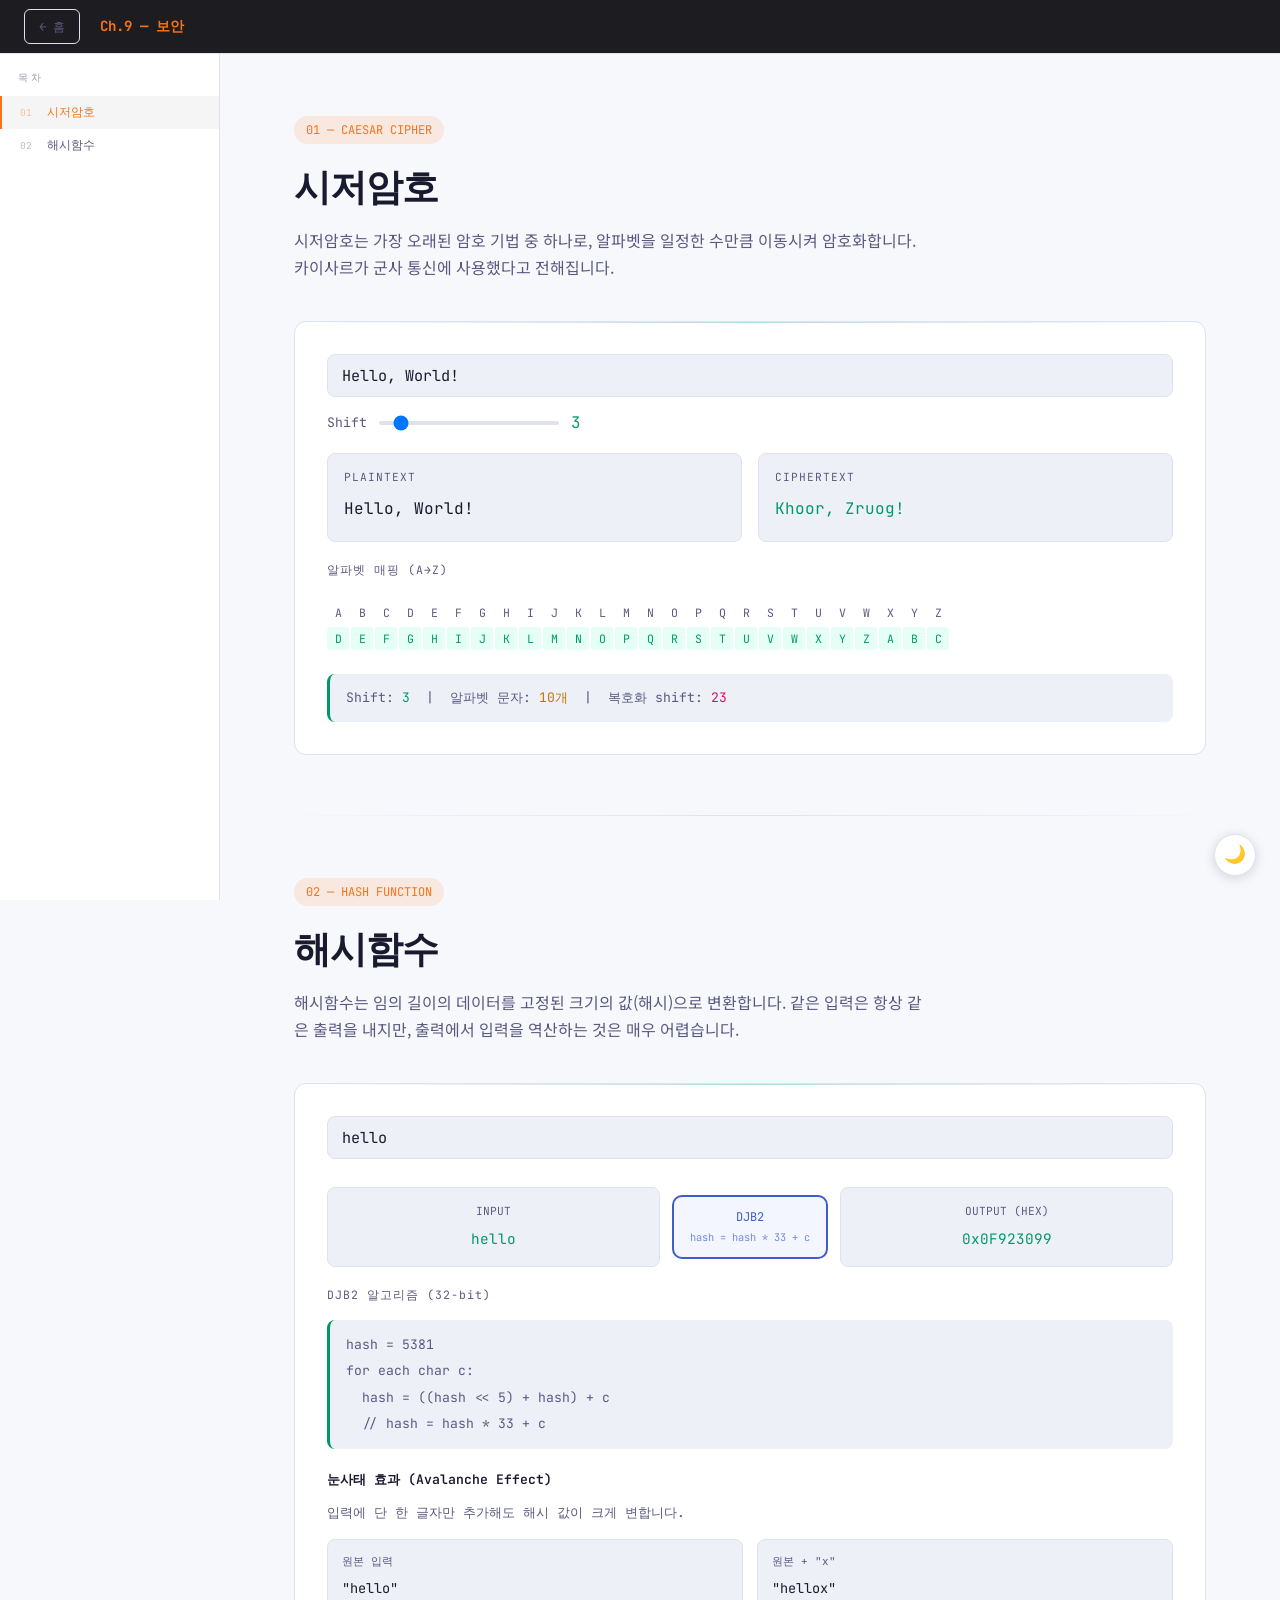
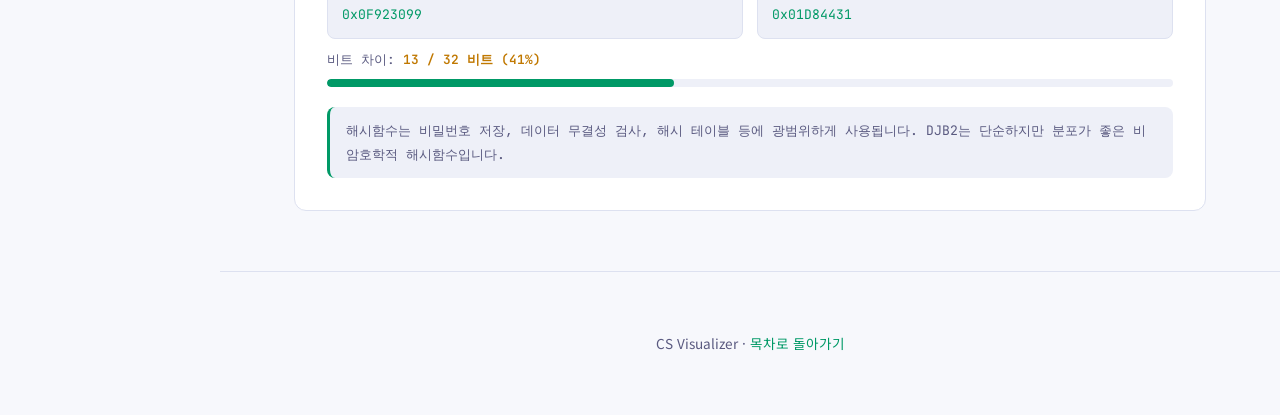
<file: ch9.html>
<!DOCTYPE html>
<html lang="ko">
<head>
<meta charset="UTF-8">
<meta name="viewport" content="width=device-width, initial-scale=1.0">
<title>Ch.9 보안 | CS Visualizer</title>
<link href="https://fonts.googleapis.com/css2?family=JetBrains+Mono:wght@300;400;500;600;700&family=Noto+Sans+KR:wght@300;400;500;700&display=swap" rel="stylesheet">
<link rel="stylesheet" href="style.css">
</head>
<body class="page-body">
<nav class="page-nav">
  <a href="index.html" class="nav-back">← 홈</a>
  <div class="nav-chapter-title" style="color:#f97316">Ch.9 — 보안</div>
  <div class="nav-sections">
    <a href="#crypto" class="nav-sec-link">시저암호</a>
    <a href="#hashfn" class="nav-sec-link">해시함수</a>
  </div>
</nav>

<!-- SECTION 1: 시저암호 -->
<section id="crypto">
  <div class="section-header">
    <div class="tag tag-ch9">01 — CAESAR CIPHER</div>
    <h2>시저암호</h2>
    <p>시저암호는 가장 오래된 암호 기법 중 하나로, 알파벳을 일정한 수만큼 이동시켜 암호화합니다. 카이사르가 군사 통신에 사용했다고 전해집니다.</p>
  </div>
  <div class="viz-box">
    <input
      type="text"
      class="cipher-input"
      id="cipherInput"
      placeholder="암호화할 텍스트를 입력하세요..."
      value="Hello, World!"
      oninput="updateCipher()"
    >
    <div class="cipher-shift-row">
      <span>Shift</span>
      <input
        type="range"
        min="1" max="25"
        value="3"
        id="cipherShift"
        style="width:180px;-webkit-appearance:none;height:4px;background:var(--border);border-radius:2px;outline:none;cursor:pointer;"
        oninput="updateCipher()"
      >
      <span class="cipher-shift-val" id="shiftVal">3</span>
    </div>
    <div class="cipher-io" id="cipherIO">
      <div class="cipher-box">
        <div class="cipher-box-label">PLAINTEXT</div>
        <div class="cipher-text" id="plainText"></div>
      </div>
      <div class="cipher-box">
        <div class="cipher-box-label">CIPHERTEXT</div>
        <div class="cipher-text encrypted" id="cipherText"></div>
      </div>
    </div>
    <div style="margin-top:18px;">
      <div style="font-family:'JetBrains Mono',monospace;font-size:0.72rem;color:var(--text-dim);margin-bottom:8px;letter-spacing:1px;">알파벳 매핑 (A→Z)</div>
      <div class="cipher-alphabet" id="cipherAlphabet"></div>
    </div>
    <div class="info-text" style="margin-top:16px" id="cipherInfo"></div>
  </div>
</section>

<div class="section-divider"></div>

<!-- SECTION 2: 해시함수 -->
<section id="hashfn">
  <div class="section-header">
    <div class="tag tag-ch9">02 — HASH FUNCTION</div>
    <h2>해시함수</h2>
    <p>해시함수는 임의 길이의 데이터를 고정된 크기의 값(해시)으로 변환합니다. 같은 입력은 항상 같은 출력을 내지만, 출력에서 입력을 역산하는 것은 매우 어렵습니다.</p>
  </div>
  <div class="viz-box">
    <input
      type="text"
      class="hash-input"
      id="hashInput"
      placeholder="해시할 텍스트를 입력하세요..."
      value="hello"
      oninput="updateHash()"
    >
    <div class="hash-visual">
      <div class="hash-io-box">
        <div class="hash-io-label">INPUT</div>
        <div class="hash-io-val" id="hashInputDisplay">hello</div>
      </div>
      <div class="hash-fn-box">
        DJB2<br>
        <span style="font-size:0.65rem;opacity:0.7;">hash = hash * 33 + c</span>
      </div>
      <div class="hash-io-box">
        <div class="hash-io-label">OUTPUT (HEX)</div>
        <div class="hash-io-val" id="hashOutput"></div>
      </div>
    </div>

    <div style="margin-top:18px;">
      <div style="font-family:'JetBrains Mono',monospace;font-size:0.72rem;color:var(--text-dim);margin-bottom:4px;letter-spacing:1px;">DJB2 알고리즘 (32-bit)</div>
      <div class="info-text" style="line-height:2;">
        hash = 5381<br>
        for each char c:<br>
        &nbsp;&nbsp;hash = ((hash &lt;&lt; 5) + hash) + c<br>
        &nbsp;&nbsp;<span style="color:var(--text-dim)">// hash = hash * 33 + c</span>
      </div>
    </div>

    <div style="margin-top:20px;">
      <div style="font-family:'JetBrains Mono',monospace;font-size:0.82rem;font-weight:600;margin-bottom:10px;">눈사태 효과 (Avalanche Effect)</div>
      <div style="font-family:'JetBrains Mono',monospace;font-size:0.8rem;color:var(--text-dim);margin-bottom:12px;">입력에 단 한 글자만 추가해도 해시 값이 크게 변합니다.</div>
      <div class="hash-avalanche" id="hashAvalanche">
        <div class="hash-avl-item">
          <div class="hash-avl-label">원본 입력</div>
          <div class="hash-avl-input" id="avlInput1"></div>
          <div class="hash-avl-hash" id="avlHash1"></div>
        </div>
        <div class="hash-avl-item">
          <div class="hash-avl-label">원본 + "x"</div>
          <div class="hash-avl-input" id="avlInput2"></div>
          <div class="hash-avl-hash" id="avlHash2"></div>
        </div>
      </div>
      <div style="margin-top:10px;font-family:'JetBrains Mono',monospace;font-size:0.8rem;">
        <span style="color:var(--text-dim)">비트 차이: </span>
        <span id="bitDiff" style="color:var(--accent4);font-weight:600;"></span>
        <span style="color:var(--text-dim)" id="bitDiffBar" style="margin-left:8px;"></span>
      </div>
      <div style="margin-top:8px;height:8px;background:var(--surface2);border-radius:4px;overflow:hidden;">
        <div id="bitDiffProgress" style="height:100%;background:var(--accent4);border-radius:4px;transition:width 0.4s;width:0%;"></div>
      </div>
    </div>

    <div class="info-text" style="margin-top:20px">
      해시함수는 비밀번호 저장, 데이터 무결성 검사, 해시 테이블 등에 광범위하게 사용됩니다. DJB2는 단순하지만 분포가 좋은 비암호학적 해시함수입니다.
    </div>
  </div>
</section>

<footer>CS Visualizer · <a href="index.html" style="color:var(--accent);text-decoration:none;">목차로 돌아가기</a></footer>

<script>
// ─────────────────────────────────────────
// SECTION 1: CAESAR CIPHER
// ─────────────────────────────────────────
function caesarEncrypt(text, shift) {
  return text.split('').map(ch => {
    if (ch >= 'A' && ch <= 'Z') {
      return String.fromCharCode(((ch.charCodeAt(0) - 65 + shift) % 26) + 65);
    } else if (ch >= 'a' && ch <= 'z') {
      return String.fromCharCode(((ch.charCodeAt(0) - 97 + shift) % 26) + 97);
    }
    return ch;
  }).join('');
}

function updateCipher() {
  const text = document.getElementById('cipherInput').value;
  const shift = parseInt(document.getElementById('cipherShift').value);
  document.getElementById('shiftVal').textContent = shift;

  const encrypted = caesarEncrypt(text, shift);
  document.getElementById('plainText').textContent = text || '(빈 입력)';
  document.getElementById('cipherText').textContent = encrypted || '(빈 입력)';

  // Build alphabet mapping table
  const alpha = document.getElementById('cipherAlphabet');
  alpha.innerHTML = '';
  for (let i = 0; i < 26; i++) {
    const plain = String.fromCharCode(65 + i);
    const enc = String.fromCharCode(((i + shift) % 26) + 65);
    const col = document.createElement('div');
    col.className = 'cipher-char-col';
    col.innerHTML = `<div class="cipher-plain-c">${plain}</div><div class="cipher-enc-c">${enc}</div>`;
    alpha.appendChild(col);
  }

  // Info text
  const alphaCount = text.replace(/[^a-zA-Z]/g, '').length;
  document.getElementById('cipherInfo').innerHTML =
    `Shift: <span style="color:var(--accent)">${shift}</span> &nbsp;|&nbsp; 알파벳 문자: <span style="color:var(--accent4)">${alphaCount}개</span> &nbsp;|&nbsp; 복호화 shift: <span style="color:var(--accent2)">${26 - shift}</span>`;
}

// ─────────────────────────────────────────
// SECTION 2: DJB2 HASH
// ─────────────────────────────────────────
function djb2(str) {
  let hash = 5381;
  for (let i = 0; i < str.length; i++) {
    // hash = ((hash << 5) + hash) + char  →  hash * 33 + char
    // Use 32-bit arithmetic via |0 and unsigned right shift
    hash = (((hash << 5) + hash) + str.charCodeAt(i)) | 0;
  }
  // Convert to unsigned 32-bit
  return hash >>> 0;
}

function countBitDifferences(a, b) {
  let xor = a ^ b;
  let count = 0;
  while (xor) {
    count += xor & 1;
    xor >>>= 1;
  }
  return count;
}

function updateHash() {
  const text = document.getElementById('hashInput').value;
  const hash = djb2(text);
  const hexHash = hash.toString(16).toUpperCase().padStart(8, '0');

  document.getElementById('hashInputDisplay').textContent = text || '(빈 입력)';
  document.getElementById('hashOutput').textContent = '0x' + hexHash;

  // Avalanche effect
  const text2 = text + 'x';
  const hash2 = djb2(text2);
  const hexHash2 = hash2.toString(16).toUpperCase().padStart(8, '0');

  document.getElementById('avlInput1').textContent = JSON.stringify(text) || '""';
  document.getElementById('avlHash1').textContent = '0x' + hexHash;
  document.getElementById('avlInput2').textContent = JSON.stringify(text2);
  document.getElementById('avlHash2').textContent = '0x' + hexHash2;

  const diffBits = countBitDifferences(hash, hash2);
  const pct = Math.round((diffBits / 32) * 100);
  document.getElementById('bitDiff').textContent = `${diffBits} / 32 비트 (${pct}%)`;
  document.getElementById('bitDiffProgress').style.width = pct + '%';

  // Color the progress bar based on degree of avalanche
  const bar = document.getElementById('bitDiffProgress');
  if (pct < 25) {
    bar.style.background = 'var(--danger)';
  } else if (pct < 40) {
    bar.style.background = 'var(--accent4)';
  } else {
    bar.style.background = 'var(--accent)';
  }
}

// ─────────────────────────────────────────
// INIT
// ─────────────────────────────────────────
updateCipher();
updateHash();
</script>
<script src="sidebar.js"></script>
</body>
</html>
</file>
<file: style.css>
:root{--bg:#f7f8fc;--surface:#ffffff;--surface2:#eef0f8;--border:#dde1f0;--text:#1a1a2e;--text-dim:#5a5a80;--accent:#009966;--accent2:#d91068;--accent3:#3d5ec8;--accent4:#c07800;--danger:#bb1a3a;--success:#007a52;--glow:0 0 20px rgba(0,153,102,0.12);--radius:12px;--grid-line:rgba(0,0,0,0.05);--sidebar-active-bg:rgba(0,0,0,0.04);--surface-hover:rgba(0,0,0,0.03);--tooltip-bg:rgba(255,255,255,0.97);}
[data-theme="dark"]{--bg:#0a0a0f;--surface:#12121a;--surface2:#1a1a28;--border:#2a2a3a;--text:#e0e0f0;--text-dim:#8888aa;--accent:#00ffaa;--accent2:#ff6b9d;--accent3:#6b8aff;--accent4:#ffaa00;--danger:#ff4466;--success:#00cc88;--glow:0 0 20px rgba(0,255,170,0.15);--grid-line:rgba(255,255,255,0.02);--sidebar-active-bg:rgba(255,255,255,0.04);--surface-hover:rgba(255,255,255,0.02);--tooltip-bg:rgba(10,10,15,0.97);}
*{margin:0;padding:0;box-sizing:border-box;}html{scroll-behavior:smooth;}
body{background:var(--bg);color:var(--text);font-family:'Noto Sans KR',sans-serif;line-height:1.7;overflow-x:hidden;}
code,.mono{font-family:'JetBrains Mono',monospace;}
.hero{min-height:100vh;display:flex;flex-direction:column;align-items:center;justify-content:center;text-align:center;position:relative;overflow:hidden;}
.hero::before{content:'';position:absolute;inset:0;background:radial-gradient(ellipse 600px 400px at 30% 40%,rgba(0,255,170,0.06),transparent),radial-gradient(ellipse 500px 500px at 70% 60%,rgba(107,138,255,0.06),transparent);}
.hero-grid{position:absolute;inset:0;background-image:linear-gradient(var(--grid-line) 1px,transparent 1px),linear-gradient(90deg,var(--grid-line) 1px,transparent 1px);background-size:60px 60px;animation:gridMove 20s linear infinite;}
@keyframes gridMove{0%{transform:translate(0,0)}100%{transform:translate(60px,60px)}}
.hero h1{font-family:'JetBrains Mono',monospace;font-size:clamp(2.5rem,6vw,5rem);font-weight:700;letter-spacing:-2px;position:relative;z-index:1;}
.hero h1 span{color:var(--accent);}
.hero>p{font-size:1.1rem;color:var(--text-dim);margin-top:1rem;position:relative;z-index:1;max-width:620px;padding:0 20px;}
.chapter-nav{display:grid;grid-template-columns:repeat(4,1fr);gap:10px;margin-top:2.5rem;position:relative;z-index:1;padding:0 20px;max-width:860px;width:100%;}
.ch-card{background:var(--surface);border:1px solid var(--border);border-radius:var(--radius);padding:14px 12px;text-decoration:none;transition:all 0.25s;text-align:left;}
.ch-card:hover{transform:translateY(-3px);box-shadow:0 8px 24px rgba(0,0,0,0.4);}
.ch-card-num{font-family:'JetBrains Mono',monospace;font-size:0.65rem;color:var(--text-dim);letter-spacing:2px;margin-bottom:4px;}
.ch-card-name{font-family:'JetBrains Mono',monospace;font-size:0.88rem;font-weight:700;margin-bottom:6px;}
.ch-card-topics{font-size:0.72rem;color:var(--text-dim);line-height:1.5;}
.ch1 .ch-card-name{color:var(--accent);}.ch1:hover{border-color:var(--accent);}
.ch2 .ch-card-name{color:var(--accent3);}.ch2:hover{border-color:var(--accent3);}
.ch3 .ch-card-name{color:var(--accent4);}.ch3:hover{border-color:var(--accent4);}
.ch4 .ch-card-name{color:var(--accent2);}.ch4:hover{border-color:var(--accent2);}
.ch5 .ch-card-name{color:var(--danger);}.ch5:hover{border-color:var(--danger);}
.ch6 .ch-card-name{color:var(--success);}.ch6:hover{border-color:var(--success);}
.ch7 .ch-card-name{color:#a855f7;}.ch7:hover{border-color:#a855f7;}
.chapter-banner{max-width:960px;margin:0 auto;padding:70px 24px 40px;}
.chapter-banner .ch-num{font-family:'JetBrains Mono',monospace;font-size:0.72rem;font-weight:600;letter-spacing:3px;color:var(--text-dim);margin-bottom:10px;}
.chapter-banner h2{font-family:'JetBrains Mono',monospace;font-size:clamp(2rem,5vw,3.2rem);font-weight:700;letter-spacing:-1px;margin-bottom:12px;}
.chapter-banner .ch-desc{color:var(--text-dim);font-size:1rem;max-width:640px;margin-bottom:20px;}
.chapter-banner .ch-pills{display:flex;flex-wrap:wrap;gap:8px;}
.chapter-banner .ch-pills span{font-family:'JetBrains Mono',monospace;font-size:0.75rem;padding:4px 14px;border-radius:100px;background:var(--surface);border:1px solid var(--border);color:var(--text-dim);}
.cb1 h2{color:var(--accent);}.cb2 h2{color:var(--accent3);}.cb3 h2{color:var(--accent4);}
.cb4 h2{color:var(--accent2);}.cb5 h2{color:var(--danger);}.cb6 h2{color:var(--success);}.cb7 h2{color:#a855f7;}
section{max-width:960px;margin:0 auto;padding:60px 24px;}
.section-header{margin-bottom:2.5rem;}
.section-header .tag{display:inline-flex;align-items:center;gap:6px;font-family:'JetBrains Mono',monospace;font-size:0.75rem;padding:4px 12px;border-radius:100px;margin-bottom:12px;}
.tag-ch1{background:rgba(0,255,170,0.12);color:var(--accent);}
.tag-ch2{background:rgba(107,138,255,0.12);color:var(--accent3);}
.tag-ch3{background:rgba(255,170,0,0.12);color:var(--accent4);}
.tag-ch4{background:rgba(255,107,157,0.12);color:var(--accent2);}
.tag-ch5{background:rgba(255,68,102,0.12);color:var(--danger);}
.tag-ch6{background:rgba(0,204,136,0.12);color:var(--success);}
.tag-ch7{background:rgba(168,85,247,0.12);color:#a855f7;}
.section-header h2{font-family:'JetBrains Mono',monospace;font-size:clamp(1.6rem,4vw,2.3rem);font-weight:700;letter-spacing:-1px;}
.section-header p{color:var(--text-dim);margin-top:8px;font-size:1rem;max-width:640px;}
.viz-box{background:var(--surface);border:1px solid var(--border);border-radius:var(--radius);padding:32px;margin-top:1.5rem;position:relative;overflow:hidden;}
.viz-box::before{content:'';position:absolute;top:0;left:0;right:0;height:1px;background:linear-gradient(90deg,transparent,var(--accent),transparent);opacity:0.3;}
.controls{display:flex;flex-wrap:wrap;gap:10px;margin-bottom:24px;}
.btn{font-family:'JetBrains Mono',monospace;font-size:0.82rem;padding:8px 18px;border:1px solid var(--border);border-radius:8px;background:var(--surface2);color:var(--text);cursor:pointer;transition:all 0.2s;user-select:none;}
.btn:hover{border-color:var(--accent);color:var(--accent);background:rgba(0,255,170,0.05);}
.btn.active{border-color:var(--accent);color:var(--bg);background:var(--accent);}
.btn.danger{border-color:var(--danger);color:var(--danger);}
.btn.danger:hover{background:var(--danger);color:#fff;}
.btn:disabled{opacity:0.3;cursor:not-allowed;pointer-events:none;}
canvas{display:block;width:100%;border-radius:8px;}
.info-text{font-family:'JetBrains Mono',monospace;font-size:0.82rem;color:var(--text-dim);margin-top:16px;padding:12px 16px;background:var(--surface2);border-radius:8px;border-left:3px solid var(--accent);line-height:1.8;}
/* BINARY */
.binary-display{display:flex;gap:8px;justify-content:center;flex-wrap:wrap;margin:24px 0;}
.bit-cell{width:64px;height:80px;display:flex;flex-direction:column;align-items:center;justify-content:center;background:var(--surface2);border:2px solid var(--border);border-radius:10px;cursor:pointer;transition:all 0.25s;user-select:none;}
.bit-cell:hover{border-color:var(--accent);transform:translateY(-2px);}
.bit-cell.on{border-color:var(--accent);background:rgba(0,255,170,0.1);box-shadow:0 0 20px rgba(0,255,170,0.15);}
.bit-cell .bit-val{font-family:'JetBrains Mono',monospace;font-size:1.8rem;font-weight:700;color:var(--text-dim);transition:all 0.25s;}
.bit-cell.on .bit-val{color:var(--accent);}
.bit-cell .bit-weight{font-family:'JetBrains Mono',monospace;font-size:0.6rem;color:var(--text-dim);margin-top:4px;}
.decimal-result{text-align:center;font-family:'JetBrains Mono',monospace;font-size:2rem;color:var(--accent);margin-top:16px;}
.decimal-result small{font-size:0.9rem;color:var(--text-dim);}
/* LOGIC GATES */
.gate-container{display:flex;flex-direction:column;gap:20px;align-items:center;}
.gate-row{display:flex;align-items:center;gap:20px;flex-wrap:wrap;justify-content:center;}
.gate-input{width:56px;height:56px;display:flex;align-items:center;justify-content:center;font-family:'JetBrains Mono',monospace;font-size:1.4rem;font-weight:700;border:2px solid var(--border);border-radius:50%;cursor:pointer;transition:all 0.25s;user-select:none;}
.gate-input.on{border-color:var(--accent);background:rgba(0,255,170,0.15);color:var(--accent);box-shadow:0 0 16px rgba(0,255,170,0.2);}
.gate-symbol{font-family:'JetBrains Mono',monospace;font-size:1rem;font-weight:600;padding:10px 20px;background:var(--surface2);border:1px solid var(--border);border-radius:8px;min-width:80px;text-align:center;}
.gate-output{width:56px;height:56px;display:flex;align-items:center;justify-content:center;font-family:'JetBrains Mono',monospace;font-size:1.4rem;font-weight:700;border:2px solid var(--border);border-radius:50%;transition:all 0.3s;}
.gate-output.on{border-color:var(--accent2);background:rgba(255,107,157,0.15);color:var(--accent2);box-shadow:0 0 16px rgba(255,107,157,0.2);}
/* NUMCONV */
.numconv-row{display:grid;grid-template-columns:1fr auto 1fr;gap:16px;align-items:start;margin-bottom:20px;}
.numconv-input-group{display:flex;gap:8px;align-items:center;}
.numconv-input{background:var(--surface2);border:1px solid var(--border);border-radius:8px;color:var(--text);font-family:'JetBrains Mono',monospace;font-size:1.1rem;padding:10px 14px;width:200px;outline:none;}
.numconv-input:focus{border-color:var(--accent);}
.numconv-select{background:var(--surface2);border:1px solid var(--border);border-radius:8px;color:var(--text);font-family:'JetBrains Mono',monospace;font-size:0.82rem;padding:10px 12px;outline:none;cursor:pointer;}
.numconv-grid{display:grid;grid-template-columns:repeat(2,1fr);gap:12px;margin-top:16px;}
.numconv-card{background:var(--surface2);border:1px solid var(--border);border-radius:10px;padding:16px 20px;transition:all 0.2s;}
.numconv-card.highlight{border-color:var(--accent);background:rgba(0,255,170,0.05);}
.numconv-base{font-family:'JetBrains Mono',monospace;font-size:0.72rem;color:var(--text-dim);margin-bottom:6px;}
.numconv-value{font-family:'JetBrains Mono',monospace;font-size:1.3rem;color:var(--accent);word-break:break-all;min-height:28px;}
.numconv-arrow{font-family:'JetBrains Mono',monospace;font-size:1.5rem;color:var(--text-dim);text-align:center;padding-top:20px;}
.color-preview{height:48px;border-radius:8px;margin-top:12px;transition:background 0.3s;display:flex;align-items:center;justify-content:center;font-family:'JetBrains Mono',monospace;font-size:0.82rem;border:1px solid var(--border);}
/* ENCODING */
.enc-input{background:var(--surface2);border:1px solid var(--border);border-radius:8px;color:var(--text);font-family:'JetBrains Mono',monospace;font-size:1rem;padding:10px 14px;width:100%;outline:none;margin-bottom:16px;}
.enc-input:focus{border-color:var(--accent);}
.enc-display{display:flex;flex-wrap:wrap;gap:8px;min-height:100px;}
.enc-char-card{background:var(--surface2);border:1px solid var(--border);border-radius:8px;padding:12px 14px;text-align:center;min-width:90px;animation:fadeIn 0.2s;}
@keyframes fadeIn{from{opacity:0;transform:scale(0.9)}to{opacity:1;transform:scale(1)}}
.enc-glyph{font-size:1.8rem;color:var(--accent);margin-bottom:6px;min-height:2rem;font-family:'JetBrains Mono',monospace;}
.enc-row{font-family:'JetBrains Mono',monospace;font-size:0.68rem;color:var(--text-dim);margin-top:2px;}
.enc-row span{color:var(--text);}
/* LINKED LIST */
.ll-compare{display:grid;grid-template-columns:1fr 1fr;gap:20px;margin-bottom:16px;}
.ll-panel-title{font-family:'JetBrains Mono',monospace;font-size:0.9rem;font-weight:600;margin-bottom:10px;display:flex;align-items:center;gap:8px;}
.arr-visual{display:flex;gap:3px;flex-wrap:wrap;min-height:56px;align-items:center;padding:8px 0;}
.arr-cell{width:46px;height:46px;display:flex;flex-direction:column;align-items:center;justify-content:center;background:rgba(107,138,255,0.12);border:1px solid rgba(107,138,255,0.4);border-radius:6px;font-family:'JetBrains Mono',monospace;font-size:0.9rem;color:var(--accent3);transition:all 0.3s;}
.arr-cell.highlight{background:rgba(107,138,255,0.3);border-color:var(--accent3);transform:scale(1.1);}
.arr-idx{font-size:0.5rem;color:var(--text-dim);}
.ll-visual{display:flex;flex-wrap:wrap;gap:0;min-height:56px;align-items:center;padding:8px 0;}
.ll-node{display:flex;align-items:center;}
.ll-val-box{width:46px;height:46px;display:flex;align-items:center;justify-content:center;background:rgba(0,255,170,0.08);border:1px solid rgba(0,255,170,0.3);border-radius:6px 0 0 6px;font-family:'JetBrains Mono',monospace;font-size:0.9rem;color:var(--accent);transition:all 0.3s;}
.ll-ptr-box{width:28px;height:46px;display:flex;align-items:center;justify-content:center;background:rgba(0,255,170,0.04);border:1px solid rgba(0,255,170,0.2);border-radius:0 6px 6px 0;font-size:0.7rem;color:var(--text-dim);}
.ll-arrow{font-family:'JetBrains Mono',monospace;font-size:0.9rem;color:var(--text-dim);padding:0 3px;}
.ll-null{font-family:'JetBrains Mono',monospace;font-size:0.75rem;color:var(--text-dim);padding-left:6px;opacity:0.5;}
.ll-node.highlight .ll-val-box{background:rgba(0,255,170,0.25);border-color:var(--accent);}
.complexity-row{display:flex;gap:8px;margin-top:12px;flex-wrap:wrap;}
.complexity-badge{font-family:'JetBrains Mono',monospace;font-size:0.72rem;padding:4px 10px;border-radius:100px;border:1px solid var(--border);color:var(--text-dim);}
.complexity-badge.fast{border-color:var(--accent);color:var(--accent);background:rgba(0,255,170,0.08);}
.complexity-badge.slow{border-color:var(--danger);color:var(--danger);background:rgba(255,68,102,0.08);}
/* BST */
.bst-controls{display:flex;gap:8px;margin-bottom:16px;flex-wrap:wrap;}
.bst-input{background:var(--surface2);border:1px solid var(--border);border-radius:8px;color:var(--text);font-family:'JetBrains Mono',monospace;font-size:0.9rem;padding:8px 12px;width:100px;outline:none;}
.bst-input:focus{border-color:var(--accent);}
.bst-info{font-family:'JetBrains Mono',monospace;font-size:0.8rem;color:var(--text-dim);margin-top:8px;min-height:20px;}
/* HASH TABLE */
.ht-inputs{display:flex;gap:8px;margin-bottom:16px;flex-wrap:wrap;}
.ht-input{background:var(--surface2);border:1px solid var(--border);border-radius:8px;color:var(--text);font-family:'JetBrains Mono',monospace;font-size:0.85rem;padding:8px 12px;width:130px;outline:none;}
.ht-input:focus{border-color:var(--accent);}
.ht-visual{display:flex;flex-direction:column;gap:4px;margin-top:8px;}
.ht-bucket{display:flex;align-items:center;gap:8px;padding:8px 12px;background:var(--surface2);border:1px solid var(--border);border-radius:6px;transition:all 0.35s;}
.ht-bucket.ht-highlight{border-color:var(--accent);background:rgba(0,255,170,0.06);box-shadow:0 0 12px rgba(0,255,170,0.1);}
.ht-idx{font-family:'JetBrains Mono',monospace;font-size:0.78rem;color:var(--text-dim);width:22px;flex-shrink:0;}
.ht-chain{display:flex;align-items:center;gap:4px;flex-wrap:wrap;min-height:24px;}
.ht-entry{display:flex;align-items:center;gap:3px;background:rgba(0,255,170,0.1);border:1px solid rgba(0,255,170,0.25);border-radius:4px;padding:3px 8px;}
.ht-key{font-family:'JetBrains Mono',monospace;font-size:0.75rem;color:var(--accent);}
.ht-sep{color:var(--text-dim);font-size:0.8rem;}
.ht-val{font-family:'JetBrains Mono',monospace;font-size:0.75rem;color:var(--text);}
.ht-link{font-family:'JetBrains Mono',monospace;font-size:0.8rem;color:var(--text-dim);padding:0 2px;}
.ht-empty{font-family:'JetBrains Mono',monospace;font-size:0.72rem;color:var(--text-dim);opacity:0.35;}
.ht-formula{background:var(--surface2);border:1px solid var(--border);border-radius:8px;padding:10px 16px;margin-top:10px;font-family:'JetBrains Mono',monospace;font-size:0.82rem;color:var(--text-dim);text-align:center;}
/* SORTING */
.sort-bars{display:flex;align-items:flex-end;gap:3px;height:260px;padding:0 4px;}
.sort-bar{flex:1;background:var(--accent3);border-radius:3px 3px 0 0;transition:height 0.15s,background 0.15s;min-width:4px;}
.sort-bar.comparing{background:var(--accent4);}.sort-bar.swapping{background:var(--accent2);}.sort-bar.sorted{background:var(--accent);}
.sort-speed{display:flex;align-items:center;gap:10px;font-family:'JetBrains Mono',monospace;font-size:0.8rem;color:var(--text-dim);}
.sort-speed input[type=range]{-webkit-appearance:none;width:120px;height:4px;background:var(--border);border-radius:2px;outline:none;}
.sort-speed input[type=range]::-webkit-slider-thumb{-webkit-appearance:none;width:14px;height:14px;background:var(--accent);border-radius:50%;cursor:pointer;}
.sort-array-view{display:flex;flex-wrap:wrap;gap:3px;margin-top:10px;justify-content:center;}
.sarr-cell{font-family:'JetBrains Mono',monospace;font-size:0.72rem;min-width:26px;padding:2px 4px;text-align:center;border:1px solid var(--border);border-radius:4px;background:var(--surface2);transition:background 0.15s,border-color 0.15s,color 0.15s;}
.sarr-cell.comparing{border-color:var(--accent4);background:rgba(255,217,61,0.2);color:var(--accent4);}
.sarr-cell.swapping{border-color:var(--accent2);background:rgba(255,107,157,0.25);color:var(--accent2);}
.sarr-cell.sorted{border-color:var(--accent);background:rgba(0,255,170,0.1);color:var(--accent);}
/* STACK & QUEUE */
.ds-container{display:flex;gap:40px;flex-wrap:wrap;justify-content:center;}
.ds-panel{flex:1;min-width:280px;max-width:400px;}
.ds-panel h3{font-family:'JetBrains Mono',monospace;font-size:1.1rem;margin-bottom:16px;display:flex;align-items:center;gap:8px;}
.ds-visual{min-height:300px;background:var(--surface2);border:1px solid var(--border);border-radius:8px;padding:16px;display:flex;flex-direction:column;gap:6px;}
.ds-item{padding:10px 16px;font-family:'JetBrains Mono',monospace;font-size:0.9rem;border-radius:6px;animation:itemIn 0.3s ease-out;display:flex;justify-content:space-between;align-items:center;}
.ds-item .idx{font-size:0.7rem;opacity:0.5;}
@keyframes itemIn{from{opacity:0;transform:translateX(-20px)}to{opacity:1;transform:translateX(0)}}
.stack-item{background:rgba(107,138,255,0.15);border:1px solid rgba(107,138,255,0.3);color:var(--accent3);}
.queue-item{background:rgba(255,170,0,0.12);border:1px solid rgba(255,170,0,0.3);color:var(--accent4);}
.ds-controls{display:flex;gap:8px;margin-top:12px;}
.ds-empty{color:var(--text-dim);font-family:'JetBrains Mono',monospace;font-size:0.8rem;text-align:center;padding:40px;opacity:0.5;}
/* SEARCH */
.search-grid{display:grid;grid-template-columns:1fr 1fr;gap:24px;}
.search-label{font-family:'JetBrains Mono',monospace;font-size:0.8rem;color:var(--text-dim);margin-bottom:8px;}
.search-arr{display:flex;gap:3px;flex-wrap:wrap;min-height:40px;}
.search-cell{width:34px;height:34px;display:flex;align-items:center;justify-content:center;font-family:'JetBrains Mono',monospace;font-size:0.75rem;background:var(--surface2);border:1px solid var(--border);border-radius:4px;transition:all 0.2s;}
.search-cell.cur{border-color:var(--accent4);background:rgba(255,170,0,0.2);color:var(--accent4);}
.search-cell.found{border-color:var(--accent);background:rgba(0,255,170,0.2);color:var(--accent);}
.search-cell.range{border-color:var(--accent3);background:rgba(107,138,255,0.1);}
.search-cell.mid{border-color:var(--accent2);background:rgba(255,107,157,0.25);color:var(--accent2);}
.search-cell.out{opacity:0.2;}
.search-steps{font-family:'JetBrains Mono',monospace;font-size:2rem;font-weight:700;color:var(--accent);text-align:center;margin-top:10px;}
.search-steps small{font-size:0.8rem;color:var(--text-dim);}
.search-input-row{display:flex;gap:8px;margin-bottom:16px;align-items:center;flex-wrap:wrap;}
.search-input{background:var(--surface2);border:1px solid var(--border);border-radius:8px;color:var(--text);font-family:'JetBrains Mono',monospace;font-size:0.9rem;padding:8px 12px;width:80px;outline:none;}
.search-input:focus{border-color:var(--accent);}
/* RECURSION */
.recursion-controls{display:flex;gap:12px;align-items:center;margin-bottom:16px;flex-wrap:wrap;}
.recursion-n-display{font-family:'JetBrains Mono',monospace;font-size:1rem;color:var(--accent);}
.recursion-stack-visual{display:flex;flex-direction:column-reverse;gap:4px;margin-top:12px;}
.call-frame{background:var(--surface2);border:1px solid var(--border);border-left:3px solid var(--accent3);border-radius:0 8px 8px 0;padding:10px 16px;font-family:'JetBrains Mono',monospace;font-size:0.82rem;display:flex;justify-content:space-between;align-items:center;animation:fadeSlideIn 0.3s ease-out;}
.call-frame.base-case{border-left-color:var(--accent);}
.call-fn{color:var(--accent3);}.call-frame.base-case .call-fn{color:var(--accent);}
.call-result{color:var(--text-dim);font-size:0.75rem;}
@keyframes fadeSlideIn{from{opacity:0;transform:translateY(6px)}to{opacity:1;transform:translateY(0)}}
/* BIG-O */
.bigo-legend{display:flex;flex-wrap:wrap;gap:14px;margin-top:14px;}
.bigo-item{display:flex;align-items:center;gap:6px;font-family:'JetBrains Mono',monospace;font-size:0.78rem;}
.bigo-dot{width:12px;height:12px;border-radius:50%;}
.bigo-n-display{font-family:'JetBrains Mono',monospace;font-size:0.82rem;color:var(--text-dim);margin-left:auto;}
/* MEMORY */
.memory-grid{display:grid;grid-template-columns:repeat(16,1fr);gap:2px;margin:20px 0;}
.mem-cell{aspect-ratio:1;border-radius:3px;background:var(--surface2);border:1px solid var(--border);transition:all 0.3s;display:flex;align-items:center;justify-content:center;font-family:'JetBrains Mono',monospace;font-size:0.55rem;color:transparent;}
.mem-cell.allocated{color:rgba(0,0,0,0.5);font-weight:600;}
.mem-legend{display:flex;gap:16px;flex-wrap:wrap;margin-top:12px;}
.mem-legend-item{display:flex;align-items:center;gap:6px;font-family:'JetBrains Mono',monospace;font-size:0.75rem;color:var(--text-dim);}
.mem-legend-color{width:14px;height:14px;border-radius:3px;}
/* VIRTUAL MEMORY */
.vm-layout{display:grid;grid-template-columns:1fr auto 1fr;gap:20px;align-items:start;margin-top:12px;}
.vm-col-title{font-family:'JetBrains Mono',monospace;font-size:0.75rem;color:var(--text-dim);text-align:center;margin-bottom:8px;}
.vm-pages{display:flex;flex-direction:column;gap:4px;}
.vm-page{padding:8px 12px;border-radius:6px;border:1px solid var(--border);background:var(--surface2);cursor:pointer;display:flex;align-items:center;justify-content:space-between;font-family:'JetBrains Mono',monospace;font-size:0.8rem;transition:all 0.25s;}
.vm-page:hover{border-color:var(--accent3);background:rgba(107,138,255,0.06);}
.vm-page.present{border-color:var(--accent);background:rgba(0,255,170,0.08);color:var(--accent);}
.vm-page.accessing{animation:pagePulse 0.4s ease;}
@keyframes pagePulse{0%,100%{transform:scale(1)}50%{transform:scale(1.04)}}
.vm-pt{display:flex;flex-direction:column;gap:4px;padding:0 8px;}
.vm-pt-title{font-family:'JetBrains Mono',monospace;font-size:0.65rem;color:var(--text-dim);text-align:center;margin-bottom:4px;}
.vm-pt-row{font-family:'JetBrains Mono',monospace;font-size:0.68rem;padding:5px 8px;border-radius:4px;background:var(--surface2);border:1px solid var(--border);display:flex;gap:6px;white-space:nowrap;}
.vm-pt-row.mapped{border-color:rgba(0,255,170,0.3);color:var(--accent);}
.vm-pt-row.unmapped{opacity:0.4;}
.vm-frames{display:flex;flex-direction:column;gap:4px;}
.vm-frame{padding:8px 12px;border-radius:6px;border:1px solid var(--border);background:var(--surface2);display:flex;align-items:center;justify-content:space-between;font-family:'JetBrains Mono',monospace;font-size:0.8rem;transition:all 0.3s;}
.vm-frame.occupied{border-color:var(--accent3);background:rgba(107,138,255,0.1);color:var(--accent3);}
.vm-frame.hit{border-color:var(--accent);background:rgba(0,255,170,0.15);color:var(--accent);animation:pagePulse 0.3s;}
.vm-frame.fault{border-color:var(--danger);background:rgba(255,68,102,0.1);animation:pagePulse 0.3s;}
.vm-stats{display:flex;gap:24px;justify-content:center;margin-top:14px;}
.vm-stat{text-align:center;}
.vm-stat-val{font-family:'JetBrains Mono',monospace;font-size:1.8rem;font-weight:700;}
.vm-stat-label{font-family:'JetBrains Mono',monospace;font-size:0.7rem;color:var(--text-dim);}
.vm-stat.hit-stat .vm-stat-val{color:var(--accent);}
.vm-stat.fault-stat .vm-stat-val{color:var(--danger);}
/* SCHEDULING */
.process-timeline{display:flex;flex-direction:column;gap:12px;margin-top:20px;}
.process-row{display:flex;align-items:center;gap:12px;}
.process-label{font-family:'JetBrains Mono',monospace;font-size:0.82rem;width:40px;flex-shrink:0;}
.process-track{flex:1;height:36px;background:var(--surface2);border-radius:6px;position:relative;overflow:hidden;}
.process-block{position:absolute;top:3px;bottom:3px;border-radius:4px;display:flex;align-items:center;justify-content:center;font-family:'JetBrains Mono',monospace;font-size:0.7rem;color:rgba(0,0,0,0.7);font-weight:600;}
.process-info{display:flex;gap:20px;flex-wrap:wrap;margin-top:16px;font-family:'JetBrains Mono',monospace;font-size:0.8rem;}
.process-stat{display:flex;align-items:center;gap:6px;}
.process-dot{width:10px;height:10px;border-radius:50%;}
/* DEADLOCK */
.deadlock-canvas-wrap{position:relative;background:var(--surface2);border-radius:8px;overflow:hidden;}
.deadlock-status{position:absolute;top:16px;right:16px;font-family:'JetBrains Mono',monospace;font-size:0.85rem;padding:6px 16px;border-radius:100px;z-index:5;transition:all 0.3s;}
.deadlock-status.safe{background:rgba(0,204,136,0.15);color:var(--success);border:1px solid rgba(0,204,136,0.3);}
.deadlock-status.warning{background:rgba(255,170,0,0.15);color:var(--accent4);border:1px solid rgba(255,170,0,0.3);}
.deadlock-status.deadlocked{background:rgba(255,68,102,0.15);color:var(--danger);border:1px solid rgba(255,68,102,0.3);animation:pulse 1.5s ease-in-out infinite;}
.deadlock-status.resolving{background:rgba(107,138,255,0.15);color:var(--accent3);border:1px solid rgba(107,138,255,0.3);}
@keyframes pulse{0%,100%{box-shadow:0 0 0 0 rgba(255,68,102,0.3)}50%{box-shadow:0 0 20px 4px rgba(255,68,102,0.2)}}
.narration-log{margin-top:20px;max-height:340px;overflow-y:auto;scroll-behavior:smooth;}
.narration-log::-webkit-scrollbar{width:4px;}
.narration-log::-webkit-scrollbar-thumb{background:var(--border);border-radius:2px;}
.narration-entry{display:flex;gap:12px;padding:10px 14px;border-radius:8px;margin-bottom:6px;font-family:'JetBrains Mono',monospace;font-size:0.8rem;line-height:1.7;animation:fadeSlideIn 0.4s ease-out;border-left:3px solid transparent;}
.narration-entry.normal{background:rgba(0,204,136,0.05);border-left-color:var(--success);color:var(--text-dim);}
.narration-entry.warning{background:rgba(255,170,0,0.07);border-left-color:var(--accent4);color:var(--accent4);}
.narration-entry.danger{background:rgba(255,68,102,0.07);border-left-color:var(--danger);color:var(--danger);}
.narration-entry.info{background:rgba(107,138,255,0.07);border-left-color:var(--accent3);color:var(--accent3);}
.narration-entry.resolve{background:rgba(0,255,170,0.07);border-left-color:var(--accent);color:var(--accent);}
.narration-time{flex-shrink:0;color:var(--text-dim);opacity:0.5;min-width:36px;text-align:right;font-size:0.7rem;}
.narration-text{flex:1;}
.dl-progress-wrap{margin-top:16px;background:var(--surface2);border-radius:100px;height:6px;overflow:hidden;}
.dl-progress{height:100%;border-radius:100px;background:var(--accent);transition:width 0.3s,background 0.3s;width:0%;}
.dl-progress.danger{background:var(--danger);}.dl-progress.resolve{background:var(--accent3);}
.dl-phase{display:flex;gap:0;margin-bottom:24px;border-radius:8px;overflow:hidden;border:1px solid var(--border);}
.dl-phase-step{flex:1;padding:10px 8px;font-family:'JetBrains Mono',monospace;font-size:0.7rem;text-align:center;background:var(--surface2);color:var(--text-dim);transition:all 0.4s;border-right:1px solid var(--border);}
.dl-phase-step:last-child{border-right:none;}
.dl-phase-step.done{background:rgba(0,255,170,0.08);color:rgba(0,255,170,0.5);}
.dl-phase-step.active-normal{background:rgba(0,204,136,0.15);color:var(--success);}
.dl-phase-step.active-warning{background:rgba(255,170,0,0.15);color:var(--accent4);}
.dl-phase-step.active-danger{background:rgba(255,68,102,0.15);color:var(--danger);}
.dl-phase-step.active-resolve{background:rgba(107,138,255,0.15);color:var(--accent3);}
.dl-phase-step.active-done{background:rgba(0,255,170,0.15);color:var(--accent);}
.dl-phase-step .phase-num{display:block;font-size:0.55rem;opacity:0.5;margin-bottom:2px;}
/* CPU */
.cpu-phase-bar{display:flex;gap:0;margin-bottom:20px;border-radius:8px;overflow:hidden;border:1px solid var(--border);}
.cpu-phase-step{flex:1;padding:10px 8px;text-align:center;font-family:'JetBrains Mono',monospace;font-size:0.78rem;background:var(--surface2);color:var(--text-dim);transition:all 0.3s;border-right:1px solid var(--border);}
.cpu-phase-step:last-child{border-right:none;}
.cpu-phase-step.fetch.active{background:rgba(107,138,255,0.15);color:var(--accent3);}
.cpu-phase-step.decode.active{background:rgba(255,170,0,0.15);color:var(--accent4);}
.cpu-phase-step.execute.active{background:rgba(0,255,170,0.15);color:var(--accent);}
.cpu-layout{display:grid;grid-template-columns:1fr 1fr;gap:20px;margin-bottom:20px;}
.cpu-box{background:var(--surface2);border:2px solid var(--border);border-radius:10px;padding:16px;transition:all 0.3s;}
.cpu-box.active{border-color:var(--accent);box-shadow:0 0 16px rgba(0,255,170,0.12);}
.cpu-box-title{font-family:'JetBrains Mono',monospace;font-size:0.7rem;color:var(--text-dim);margin-bottom:8px;letter-spacing:1px;}
.cpu-box-val{font-family:'JetBrains Mono',monospace;font-size:0.92rem;color:var(--accent);min-height:22px;}
.cpu-regs{display:flex;flex-direction:column;gap:4px;}
.cpu-reg{display:flex;justify-content:space-between;font-family:'JetBrains Mono',monospace;font-size:0.8rem;}
.cpu-reg-name{color:var(--text-dim);}
.cpu-reg-val{color:var(--accent4);}
.cpu-program{display:flex;flex-direction:column;gap:4px;}
.cpu-instr{display:flex;gap:12px;padding:7px 12px;border-radius:6px;font-family:'JetBrains Mono',monospace;font-size:0.8rem;color:var(--text-dim);border-left:3px solid transparent;transition:all 0.3s;}
.cpu-instr.current{background:rgba(0,255,170,0.06);color:var(--text);border-left-color:var(--accent);}
.cpu-instr.done{opacity:0.35;}
.cpu-addr{color:var(--text-dim);font-size:0.72rem;}.cpu-op{color:var(--accent3);}.cpu-arg{color:var(--accent4);}
.cpu-desc-box{margin-top:12px;padding:10px 14px;background:var(--surface2);border-radius:8px;font-family:'JetBrains Mono',monospace;font-size:0.8rem;color:var(--text-dim);min-height:36px;}
/* CACHE */
.cache-pyramid{display:flex;flex-direction:column;gap:6px;margin:16px 0;align-items:center;}
.cache-level{border-radius:8px;padding:10px 20px;font-family:'JetBrains Mono',monospace;display:flex;justify-content:space-between;align-items:center;transition:all 0.35s;cursor:default;}
.cache-level.l1{background:rgba(0,255,170,0.08);border:1px solid rgba(0,255,170,0.3);color:var(--accent);width:45%;}
.cache-level.l2{background:rgba(107,138,255,0.08);border:1px solid rgba(107,138,255,0.3);color:var(--accent3);width:60%;}
.cache-level.l3{background:rgba(255,170,0,0.08);border:1px solid rgba(255,170,0,0.3);color:var(--accent4);width:75%;}
.cache-level.ram{background:rgba(255,107,157,0.06);border:1px solid rgba(255,107,157,0.3);color:var(--accent2);width:90%;}
.cache-level.ssd{background:rgba(136,136,170,0.06);border:1px solid rgba(136,136,170,0.2);color:var(--text-dim);width:100%;}
.cache-level.hit-anim{box-shadow:0 0 20px rgba(0,255,170,0.3);transform:scale(1.02);}
.cache-level-name{font-size:0.85rem;font-weight:600;}
.cache-level-info{font-size:0.7rem;opacity:0.7;}
.cache-slots{display:flex;gap:6px;margin-top:16px;flex-wrap:wrap;}
.cache-slot{padding:6px 14px;border-radius:6px;font-family:'JetBrains Mono',monospace;font-size:0.78rem;border:1px solid var(--border);background:var(--surface2);color:var(--text-dim);transition:all 0.3s;}
.cache-slot.filled{border-color:var(--accent);background:rgba(0,255,170,0.1);color:var(--accent);}
.cache-slot.hit{border-color:var(--accent);background:rgba(0,255,170,0.25);animation:pagePulse 0.3s;}
.cache-stats-row{display:flex;gap:20px;margin-top:14px;}
.cache-stat{font-family:'JetBrains Mono',monospace;font-size:0.82rem;}
.cache-stat-val{font-size:1.4rem;font-weight:700;}
.cache-stat.hit-c .cache-stat-val{color:var(--accent);}
.cache-stat.miss-c .cache-stat-val{color:var(--danger);}
/* OSI */
.osi-stack{display:flex;flex-direction:column;gap:5px;margin-top:16px;}
.osi-layer{border:1px solid var(--border);border-radius:8px;overflow:hidden;cursor:pointer;transition:all 0.25s;}
.osi-layer:hover{transform:translateX(4px);}
.osi-layer-header{display:flex;align-items:center;gap:10px;padding:11px 16px;}
.osi-num{font-family:'JetBrains Mono',monospace;font-size:0.78rem;font-weight:700;width:22px;}
.osi-name{font-family:'JetBrains Mono',monospace;font-size:0.88rem;font-weight:600;flex:1;}
.osi-en{font-family:'JetBrains Mono',monospace;font-size:0.72rem;color:var(--text-dim);}
.osi-unit{font-family:'JetBrains Mono',monospace;font-size:0.68rem;padding:2px 8px;border-radius:100px;background:rgba(255,255,255,0.06);flex-shrink:0;}
.osi-detail{padding:10px 16px 14px;border-top:1px solid var(--border);font-size:0.86rem;color:var(--text-dim);animation:fadeSlideIn 0.2s;}
.osi-detail p{margin-bottom:6px;}
.osi-examples{font-family:'JetBrains Mono',monospace;font-size:0.75rem;margin-top:4px;}
/* TCP */
.tcp-diagram{display:grid;grid-template-columns:1fr 1fr;gap:0;margin-top:16px;position:relative;}
.tcp-node{background:var(--surface2);border:1px solid var(--border);border-radius:10px;padding:14px 20px;text-align:center;min-width:120px;}
.tcp-node-title{font-family:'JetBrains Mono',monospace;font-size:0.9rem;font-weight:700;color:var(--accent);}
.tcp-node-state{font-family:'JetBrains Mono',monospace;font-size:0.72rem;color:var(--text-dim);margin-top:4px;min-height:18px;}
.tcp-messages{display:flex;flex-direction:column;gap:6px;margin-top:12px;}
.tcp-msg{display:flex;align-items:center;gap:8px;padding:8px 12px;border-radius:6px;font-family:'JetBrains Mono',monospace;font-size:0.78rem;animation:fadeSlideIn 0.3s;}
.tcp-msg.c2s{background:rgba(0,255,170,0.06);border:1px solid rgba(0,255,170,0.2);color:var(--accent);flex-direction:row;}
.tcp-msg.s2c{background:rgba(255,107,157,0.06);border:1px solid rgba(255,107,157,0.2);color:var(--accent2);flex-direction:row-reverse;}
.tcp-msg-arrow{flex-shrink:0;font-size:1rem;}
.tcp-msg-text{flex:1;}
.tcp-step-desc{font-family:'JetBrains Mono',monospace;font-size:0.78rem;color:var(--text-dim);margin-top:4px;padding:8px 12px;background:var(--surface2);border-radius:6px;}
/* HTTP */
.http-layout{display:grid;grid-template-columns:1fr 1fr;gap:20px;margin-top:16px;}
.http-panel{background:var(--surface2);border:1px solid var(--border);border-radius:8px;padding:16px;}
.http-panel-title{font-family:'JetBrains Mono',monospace;font-size:0.72rem;color:var(--text-dim);margin-bottom:12px;letter-spacing:1px;}
.http-line{font-family:'JetBrains Mono',monospace;font-size:0.82rem;margin-bottom:5px;line-height:1.6;}
.http-method{color:var(--accent);}.http-url{color:var(--accent3);}
.http-header-k{color:var(--accent2);}.http-header-v{color:var(--text-dim);}
.http-status-2{color:var(--accent);}.http-status-3{color:var(--accent4);}.http-status-4{color:var(--danger);}.http-status-5{color:var(--accent2);}
.http-body-line{color:var(--text-dim);font-size:0.75rem;}
.http-select{background:var(--surface);border:1px solid var(--border);border-radius:6px;color:var(--text);font-family:'JetBrains Mono',monospace;font-size:0.8rem;padding:7px 10px;outline:none;cursor:pointer;width:100%;margin-bottom:8px;}
.status-table{width:100%;border-collapse:collapse;margin-top:16px;}
.status-table th,.status-table td{font-family:'JetBrains Mono',monospace;font-size:0.78rem;padding:7px 12px;border-bottom:1px solid var(--border);text-align:left;}
.status-table th{color:var(--text-dim);font-weight:400;}
/* DNS */
.dns-nodes{display:flex;flex-direction:column;gap:5px;margin-top:16px;}
.dns-node{display:flex;align-items:center;gap:12px;padding:10px 16px;border-radius:8px;border:1px solid var(--border);background:var(--surface2);opacity:0.35;transition:all 0.4s;}
.dns-node.active{opacity:1;border-color:var(--accent3);background:rgba(107,138,255,0.08);}
.dns-node.done{opacity:0.6;}
.dns-node-icon{font-size:1.2rem;flex-shrink:0;}
.dns-node-name{font-family:'JetBrains Mono',monospace;font-size:0.85rem;font-weight:600;min-width:130px;}
.dns-node-desc{font-family:'JetBrains Mono',monospace;font-size:0.75rem;color:var(--text-dim);}
.dns-packet{font-family:'JetBrains Mono',monospace;font-size:0.72rem;color:var(--accent4);margin-left:auto;flex-shrink:0;}
/* CRYPTO */
.cipher-io{display:grid;grid-template-columns:1fr 1fr;gap:16px;margin-top:16px;}
.cipher-box{background:var(--surface2);border:1px solid var(--border);border-radius:8px;padding:14px 16px;}
.cipher-box-label{font-family:'JetBrains Mono',monospace;font-size:0.7rem;color:var(--text-dim);margin-bottom:8px;letter-spacing:1px;}
.cipher-text{font-family:'JetBrains Mono',monospace;font-size:1rem;color:var(--text);word-break:break-all;min-height:32px;}
.cipher-text.encrypted{color:var(--accent);}
.cipher-input{background:var(--surface2);border:1px solid var(--border);border-radius:8px;color:var(--text);font-family:'JetBrains Mono',monospace;font-size:0.95rem;padding:10px 14px;width:100%;outline:none;margin-bottom:12px;}
.cipher-input:focus{border-color:var(--accent);}
.cipher-shift-row{display:flex;align-items:center;gap:12px;margin-bottom:16px;font-family:'JetBrains Mono',monospace;font-size:0.82rem;color:var(--text-dim);}
.cipher-shift-val{color:var(--accent);font-size:1rem;min-width:24px;}
.cipher-alphabet{display:flex;gap:2px;overflow-x:auto;padding:8px 0;margin-top:14px;}
.cipher-char-col{display:flex;flex-direction:column;align-items:center;gap:2px;min-width:22px;}
.cipher-plain-c{font-family:'JetBrains Mono',monospace;font-size:0.72rem;color:var(--text-dim);padding:2px;}
.cipher-enc-c{font-family:'JetBrains Mono',monospace;font-size:0.72rem;color:var(--accent);background:rgba(0,255,170,0.1);border-radius:3px;padding:2px 3px;width:22px;text-align:center;}
/* HASH FN */
.hash-visual{display:grid;grid-template-columns:1fr auto 1fr;gap:12px;align-items:center;margin-top:16px;}
.hash-io-box{background:var(--surface2);border:1px solid var(--border);border-radius:8px;padding:14px;text-align:center;}
.hash-io-label{font-family:'JetBrains Mono',monospace;font-size:0.7rem;color:var(--text-dim);margin-bottom:6px;}
.hash-io-val{font-family:'JetBrains Mono',monospace;font-size:0.9rem;word-break:break-all;color:var(--accent);min-height:22px;}
.hash-fn-box{background:rgba(107,138,255,0.08);border:2px solid var(--accent3);border-radius:10px;padding:10px 16px;text-align:center;font-family:'JetBrains Mono',monospace;font-size:0.75rem;color:var(--accent3);}
.hash-input{background:var(--surface2);border:1px solid var(--border);border-radius:8px;color:var(--text);font-family:'JetBrains Mono',monospace;font-size:0.95rem;padding:10px 14px;width:100%;outline:none;margin-bottom:12px;}
.hash-input:focus{border-color:var(--accent);}
.hash-avalanche{display:grid;grid-template-columns:1fr 1fr;gap:14px;margin-top:16px;}
.hash-avl-item{background:var(--surface2);border:1px solid var(--border);border-radius:8px;padding:12px 14px;}
.hash-avl-label{font-family:'JetBrains Mono',monospace;font-size:0.68rem;color:var(--text-dim);margin-bottom:6px;}
.hash-avl-input{font-family:'JetBrains Mono',monospace;font-size:0.85rem;color:var(--text);margin-bottom:4px;}
.hash-avl-hash{font-family:'JetBrains Mono',monospace;font-size:0.82rem;color:var(--accent);word-break:break-all;}
.hash-diff-count{font-family:'JetBrains Mono',monospace;font-size:0.72rem;color:var(--accent4);margin-top:4px;}
/* COMMON */
.section-divider{max-width:960px;margin:0 auto;height:1px;background:linear-gradient(90deg,transparent,var(--border),transparent);}
footer{text-align:center;padding:60px 24px;color:var(--text-dim);font-size:0.85rem;border-top:1px solid var(--border);}
@media(max-width:640px){
  .bit-cell{width:44px;height:60px}.bit-cell .bit-val{font-size:1.3rem}
  .ds-container{flex-direction:column}.search-grid{grid-template-columns:1fr}
  .ll-compare{grid-template-columns:1fr}.cpu-layout{grid-template-columns:1fr}
  .http-layout{grid-template-columns:1fr}.cipher-io{grid-template-columns:1fr}
  .hash-avalanche{grid-template-columns:1fr}.vm-layout{grid-template-columns:1fr}
  .chapter-nav{grid-template-columns:repeat(2,1fr)}
  section{padding:50px 16px}.chapter-banner{padding:50px 16px 30px}
}
::-webkit-scrollbar{width:6px}::-webkit-scrollbar-track{background:var(--bg)}::-webkit-scrollbar-thumb{background:var(--border);border-radius:3px}
/* PAGE NAV */
.page-nav{position:fixed;top:0;left:0;right:0;height:54px;background:rgba(10,10,15,0.92);backdrop-filter:blur(14px);-webkit-backdrop-filter:blur(14px);border-bottom:1px solid var(--border);display:flex;align-items:center;padding:0 24px;gap:20px;z-index:100;}
.nav-back{font-family:'JetBrains Mono',monospace;font-size:0.78rem;color:var(--text-dim);text-decoration:none;padding:6px 14px;border:1px solid var(--border);border-radius:6px;transition:all 0.2s;white-space:nowrap;}
.nav-back:hover{color:var(--accent);border-color:var(--accent);}
.nav-chapter-title{font-family:'JetBrains Mono',monospace;font-size:0.88rem;font-weight:700;white-space:nowrap;}
.nav-sections{display:flex;gap:6px;overflow-x:auto;flex:1;scrollbar-width:none;}
.nav-sections::-webkit-scrollbar{display:none;}
.nav-sec-link{font-family:'JetBrains Mono',monospace;font-size:0.72rem;color:var(--text-dim);text-decoration:none;padding:4px 10px;border-radius:100px;white-space:nowrap;transition:all 0.2s;}
.nav-sec-link:hover{color:var(--text);background:var(--surface2);}
.page-body{padding-top:54px;}
.ch8 .ch-card-name{color:#22d3ee;}.ch8:hover{border-color:#22d3ee;}
.ch9 .ch-card-name{color:#f97316;}.ch9:hover{border-color:#f97316;}
.tag-ch8{background:rgba(34,211,238,0.12);color:#22d3ee;}
.tag-ch9{background:rgba(249,115,22,0.12);color:#f97316;}
.cb8 h2{color:#22d3ee;}.cb9 h2{color:#f97316;}
.ch10 .ch-card-name{color:#10b981;}.ch10:hover{border-color:#10b981;}
.ch11 .ch-card-name{color:#f59e0b;}.ch11:hover{border-color:#f59e0b;}
.ch12 .ch-card-name{color:#8b5cf6;}.ch12:hover{border-color:#8b5cf6;}
.tag-ch10{background:rgba(16,185,129,0.12);color:#10b981;}
.tag-ch11{background:rgba(245,158,11,0.12);color:#f59e0b;}
.tag-ch12{background:rgba(139,92,246,0.12);color:#8b5cf6;}
.cb10 h2{color:#10b981;}.cb11 h2{color:#f59e0b;}.cb12 h2{color:#8b5cf6;}
.ch13 .ch-card-name{color:#ec4899;}.ch13:hover{border-color:#ec4899;}
.ch14 .ch-card-name{color:#06b6d4;}.ch14:hover{border-color:#06b6d4;}
.tag-ch13{background:rgba(236,72,153,0.12);color:#ec4899;}
.tag-ch14{background:rgba(6,182,212,0.12);color:#06b6d4;}
.cb13 h2{color:#ec4899;}.cb14 h2{color:#06b6d4;}
/* GRAPH (ch4) */
.graph-canvas-wrap{background:var(--surface2);border-radius:8px;position:relative;overflow:hidden;}
.graph-toolbar{display:flex;gap:8px;flex-wrap:wrap;margin-bottom:12px;align-items:center;}
.graph-mode-btn{font-family:'JetBrains Mono',monospace;font-size:0.75rem;padding:6px 14px;border:1px solid var(--border);border-radius:6px;background:var(--surface2);color:var(--text-dim);cursor:pointer;transition:all 0.2s;}
.graph-mode-btn.active{border-color:var(--accent);color:var(--accent);background:rgba(0,255,170,0.06);}
.traversal-log{font-family:'JetBrains Mono',monospace;font-size:0.78rem;margin-top:10px;display:flex;flex-wrap:wrap;gap:5px;}
.tlog-node{padding:3px 10px;border-radius:100px;border:1px solid var(--accent3);color:var(--accent3);background:rgba(107,138,255,0.08);}
/* BINARY HEAP */
.heap-controls{display:flex;gap:8px;margin-bottom:14px;flex-wrap:wrap;align-items:center;}
.heap-input{background:var(--surface2);border:1px solid var(--border);border-radius:8px;color:var(--text);font-family:'JetBrains Mono',monospace;font-size:0.9rem;padding:8px 12px;width:90px;outline:none;}
.heap-input:focus{border-color:var(--accent);}
.heap-array-view{display:flex;gap:4px;flex-wrap:wrap;margin-bottom:14px;}
.heap-cell{min-width:40px;height:40px;display:flex;align-items:center;justify-content:center;font-family:'JetBrains Mono',monospace;font-size:0.88rem;border:1px solid var(--border);border-radius:6px;background:var(--surface2);color:var(--text);transition:all 0.25s;}
.heap-cell.hl{border-color:var(--accent2);background:rgba(255,107,157,0.2);color:var(--accent2);}
/* UNION-FIND */
.uf-nodes{display:flex;gap:8px;flex-wrap:wrap;margin:14px 0;}
.uf-node{width:48px;height:48px;display:flex;flex-direction:column;align-items:center;justify-content:center;border-radius:50%;border:2px solid var(--border);font-family:'JetBrains Mono',monospace;font-size:0.9rem;cursor:pointer;transition:all 0.25s;user-select:none;}
.uf-node:hover{border-color:var(--accent3);transform:scale(1.08);}
.uf-node.selected{border-color:var(--accent);background:rgba(0,255,170,0.1);color:var(--accent);}
.uf-node .uf-parent{font-size:0.5rem;color:var(--text-dim);}
/* CONVEX HULL */
.hull-canvas{cursor:crosshair;}
/* SUFFIX ARRAY */
.sa-table{width:100%;border-collapse:collapse;font-family:'JetBrains Mono',monospace;font-size:0.78rem;margin-top:12px;}
.sa-table td,.sa-table th{padding:5px 10px;border-bottom:1px solid var(--border);text-align:left;}
.sa-table th{color:var(--text-dim);font-weight:400;}
.sa-idx{color:var(--text-dim);}.sa-suffix{color:var(--accent3);}.sa-rank{color:var(--accent4);}
.sa-table tr.sa-hl td{background:rgba(0,255,170,0.06);}.sa-table tr.sa-hl .sa-suffix{color:var(--accent);}
/* NETWORK FLOW */
.flow-edge-label{font-family:'JetBrains Mono',monospace;font-size:0.7rem;}
/* BITMASK */
.bm-row{display:flex;gap:6px;align-items:center;margin-bottom:10px;flex-wrap:wrap;}
.bm-bit{width:36px;height:36px;display:flex;align-items:center;justify-content:center;font-family:'JetBrains Mono',monospace;font-size:0.88rem;border:1px solid var(--border);border-radius:5px;background:var(--surface2);cursor:pointer;transition:all 0.2s;user-select:none;}
.bm-bit.on{border-color:var(--accent4);background:rgba(255,170,0,0.15);color:var(--accent4);}
.bm-label{font-family:'JetBrains Mono',monospace;font-size:0.75rem;color:var(--text-dim);min-width:32px;}
.bm-result{font-family:'JetBrains Mono',monospace;font-size:0.9rem;color:var(--accent);margin-top:8px;}
/* DIJKSTRA / MST */
.algo-step-box{background:var(--surface2);border:1px solid var(--border);border-radius:8px;padding:10px 16px;font-family:'JetBrains Mono',monospace;font-size:0.78rem;margin-top:10px;min-height:36px;color:var(--text-dim);}
.dist-table{display:flex;gap:6px;flex-wrap:wrap;margin-top:10px;}
.dist-cell{background:var(--surface2);border:1px solid var(--border);border-radius:6px;padding:6px 10px;font-family:'JetBrains Mono',monospace;font-size:0.75rem;text-align:center;min-width:50px;}
.dist-cell.updated{border-color:var(--accent);background:rgba(0,255,170,0.08);color:var(--accent);}
.dist-cell .dc-node{color:var(--text-dim);font-size:0.65rem;}
.dist-cell .dc-val{color:var(--accent3);font-size:0.9rem;}

/* ===== SIDEBAR ===== */
.sidebar{position:fixed;top:54px;left:0;bottom:0;width:220px;background:var(--surface);border-right:1px solid var(--border);overflow-y:auto;z-index:90;padding:16px 0;transition:transform 0.28s cubic-bezier(.4,0,.2,1);scrollbar-width:thin;scrollbar-color:var(--border) transparent;}
.sidebar::-webkit-scrollbar{width:3px;}.sidebar::-webkit-scrollbar-thumb{background:var(--border);border-radius:2px;}
.sidebar-title{font-family:'JetBrains Mono',monospace;font-size:0.6rem;color:var(--text-dim);letter-spacing:2.5px;padding:0 18px 10px;text-transform:uppercase;opacity:0.6;}
.sidebar-link{display:flex;align-items:center;gap:9px;padding:8px 18px;font-family:'JetBrains Mono',monospace;font-size:0.76rem;color:var(--text-dim);text-decoration:none;border-left:2px solid transparent;transition:all 0.18s;line-height:1.4;}
.sidebar-link:hover{color:var(--text);background:var(--surface2);}
.sidebar-link.active{border-left-color:currentColor;background:var(--sidebar-active-bg);}
.sidebar-num{font-size:0.6rem;opacity:0.4;min-width:18px;flex-shrink:0;}
.sidebar-label{flex:1;word-break:keep-all;}
.has-sidebar{padding-left:220px;}
.sidebar-overlay{display:none;position:fixed;inset:0;background:rgba(0,0,0,0.5);z-index:89;backdrop-filter:blur(2px);}
.sidebar-toggle{display:none;position:fixed;bottom:20px;right:20px;width:46px;height:46px;background:var(--surface);border:1px solid var(--border);border-radius:50%;cursor:pointer;z-index:200;font-size:1.1rem;align-items:center;justify-content:center;box-shadow:0 4px 20px rgba(0,0,0,0.5);color:var(--text);transition:all 0.2s;}
.sidebar-toggle:hover{border-color:var(--accent);color:var(--accent);}
@media(max-width:820px){
  .sidebar{transform:translateX(-220px);}
  .sidebar.open{transform:translateX(0);}
  .sidebar-overlay.open{display:block;}
  .sidebar-toggle{display:flex;}
  .has-sidebar{padding-left:0;}
}
/* THEME TOGGLE */
.theme-toggle-btn{position:fixed;bottom:1.5rem;right:1.5rem;z-index:500;width:42px;height:42px;border-radius:50%;background:var(--surface);border:1.5px solid var(--border);cursor:pointer;font-size:1.1rem;display:flex;align-items:center;justify-content:center;transition:all .2s;box-shadow:0 2px 12px rgba(0,0,0,0.15);padding:0;line-height:1;}
.theme-toggle-btn:hover{border-color:var(--accent);transform:scale(1.1);}
</file>
